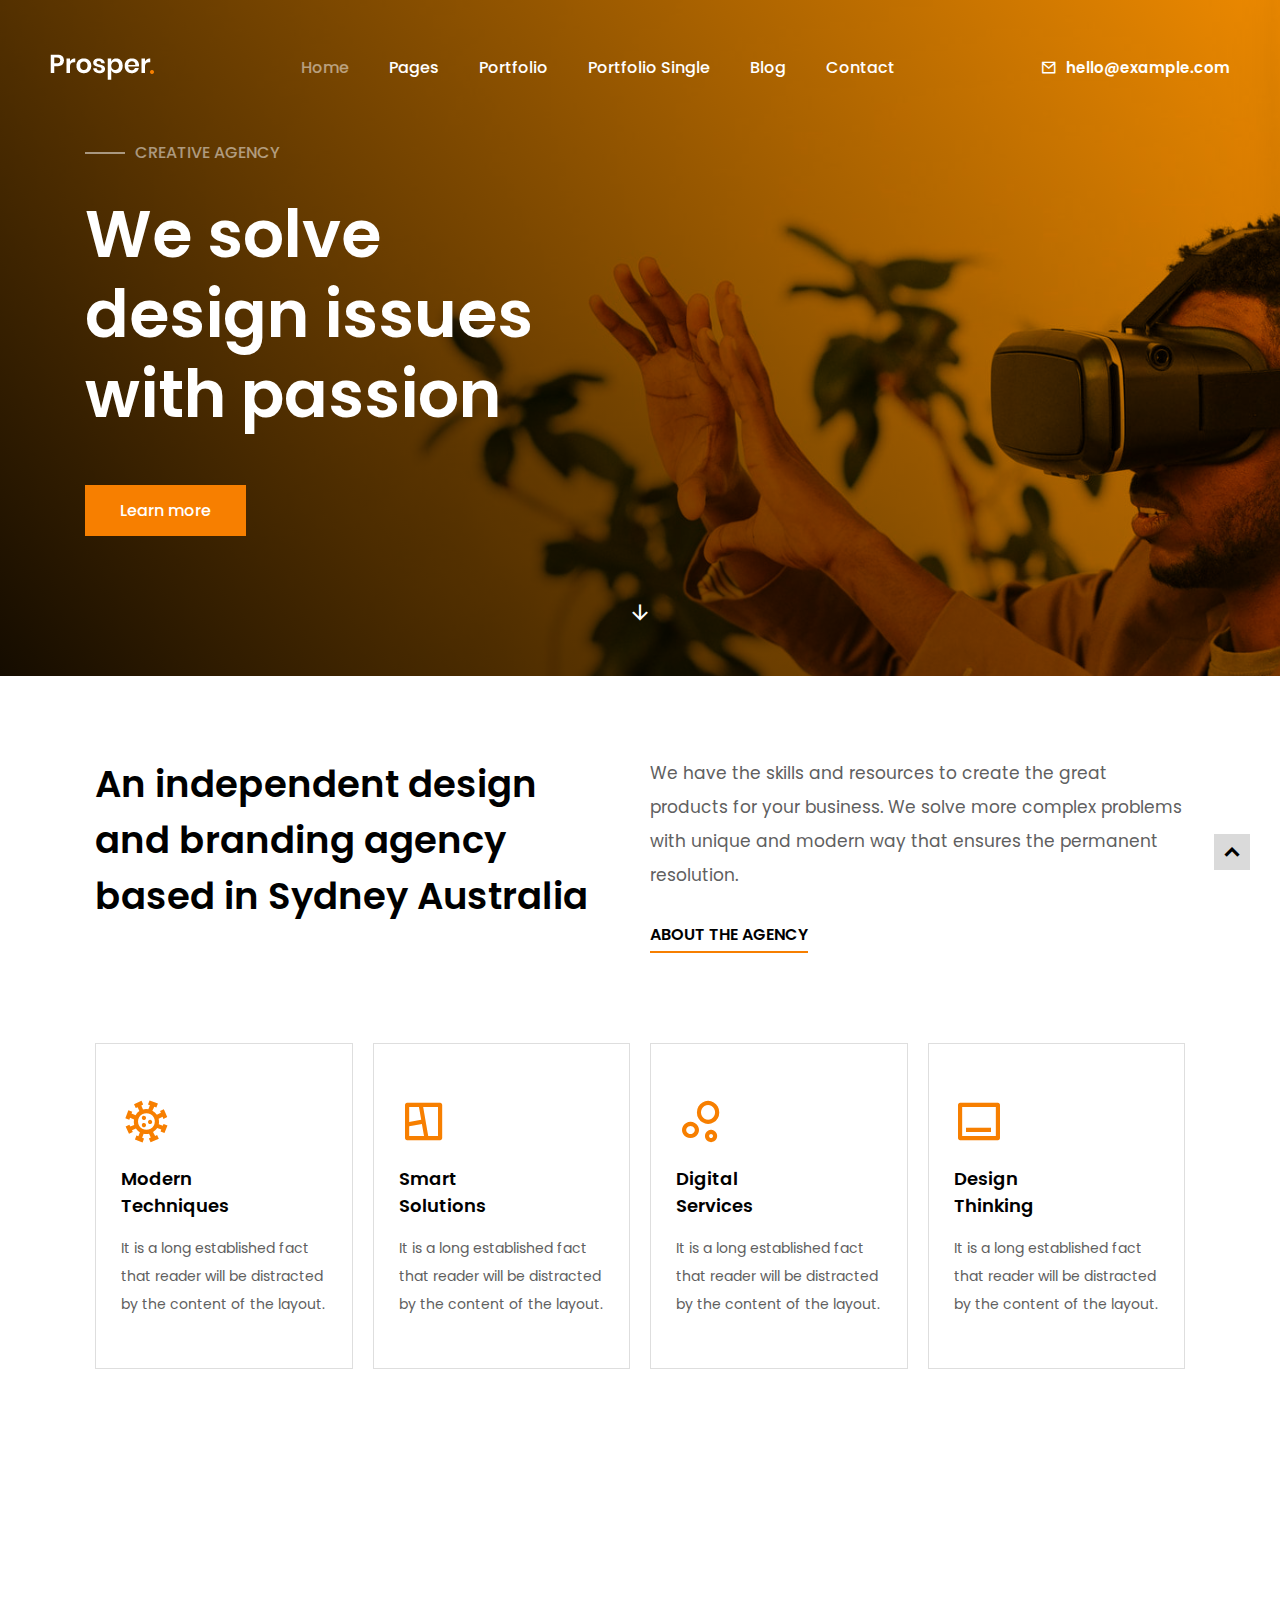
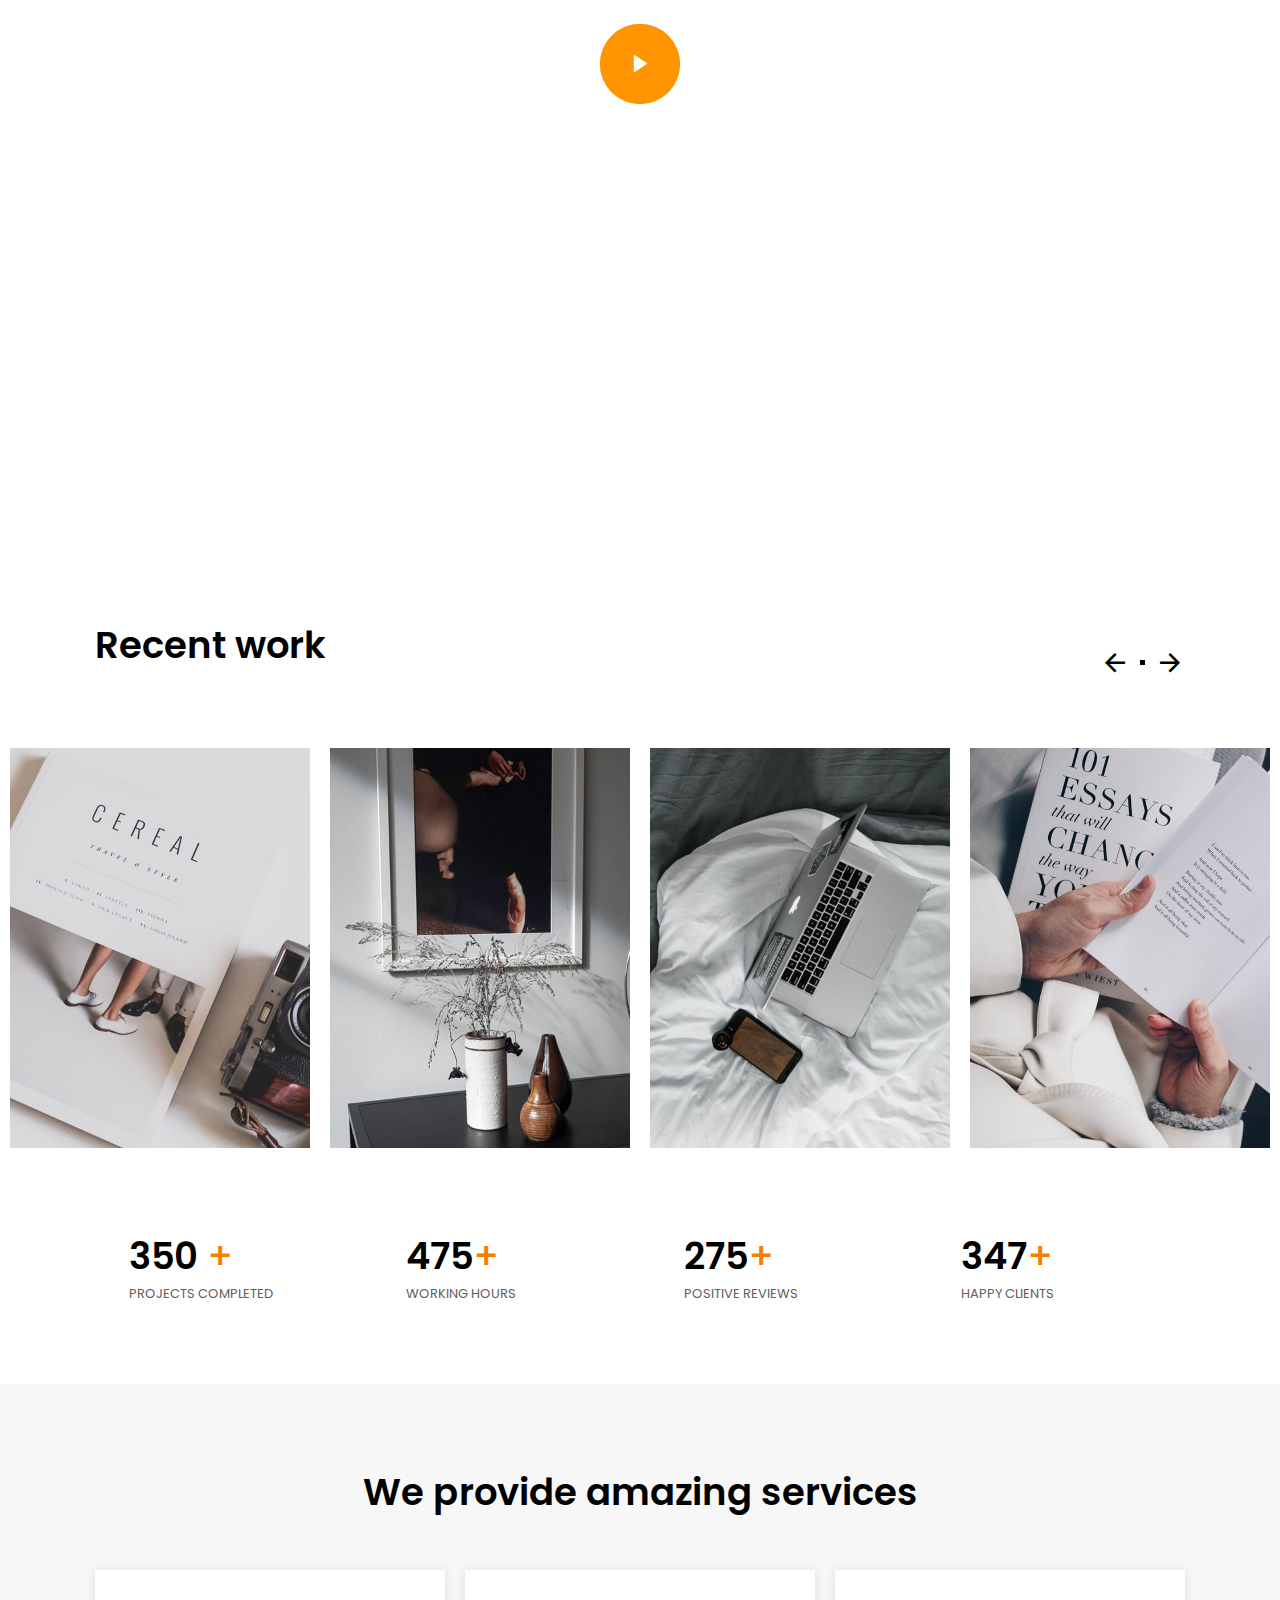
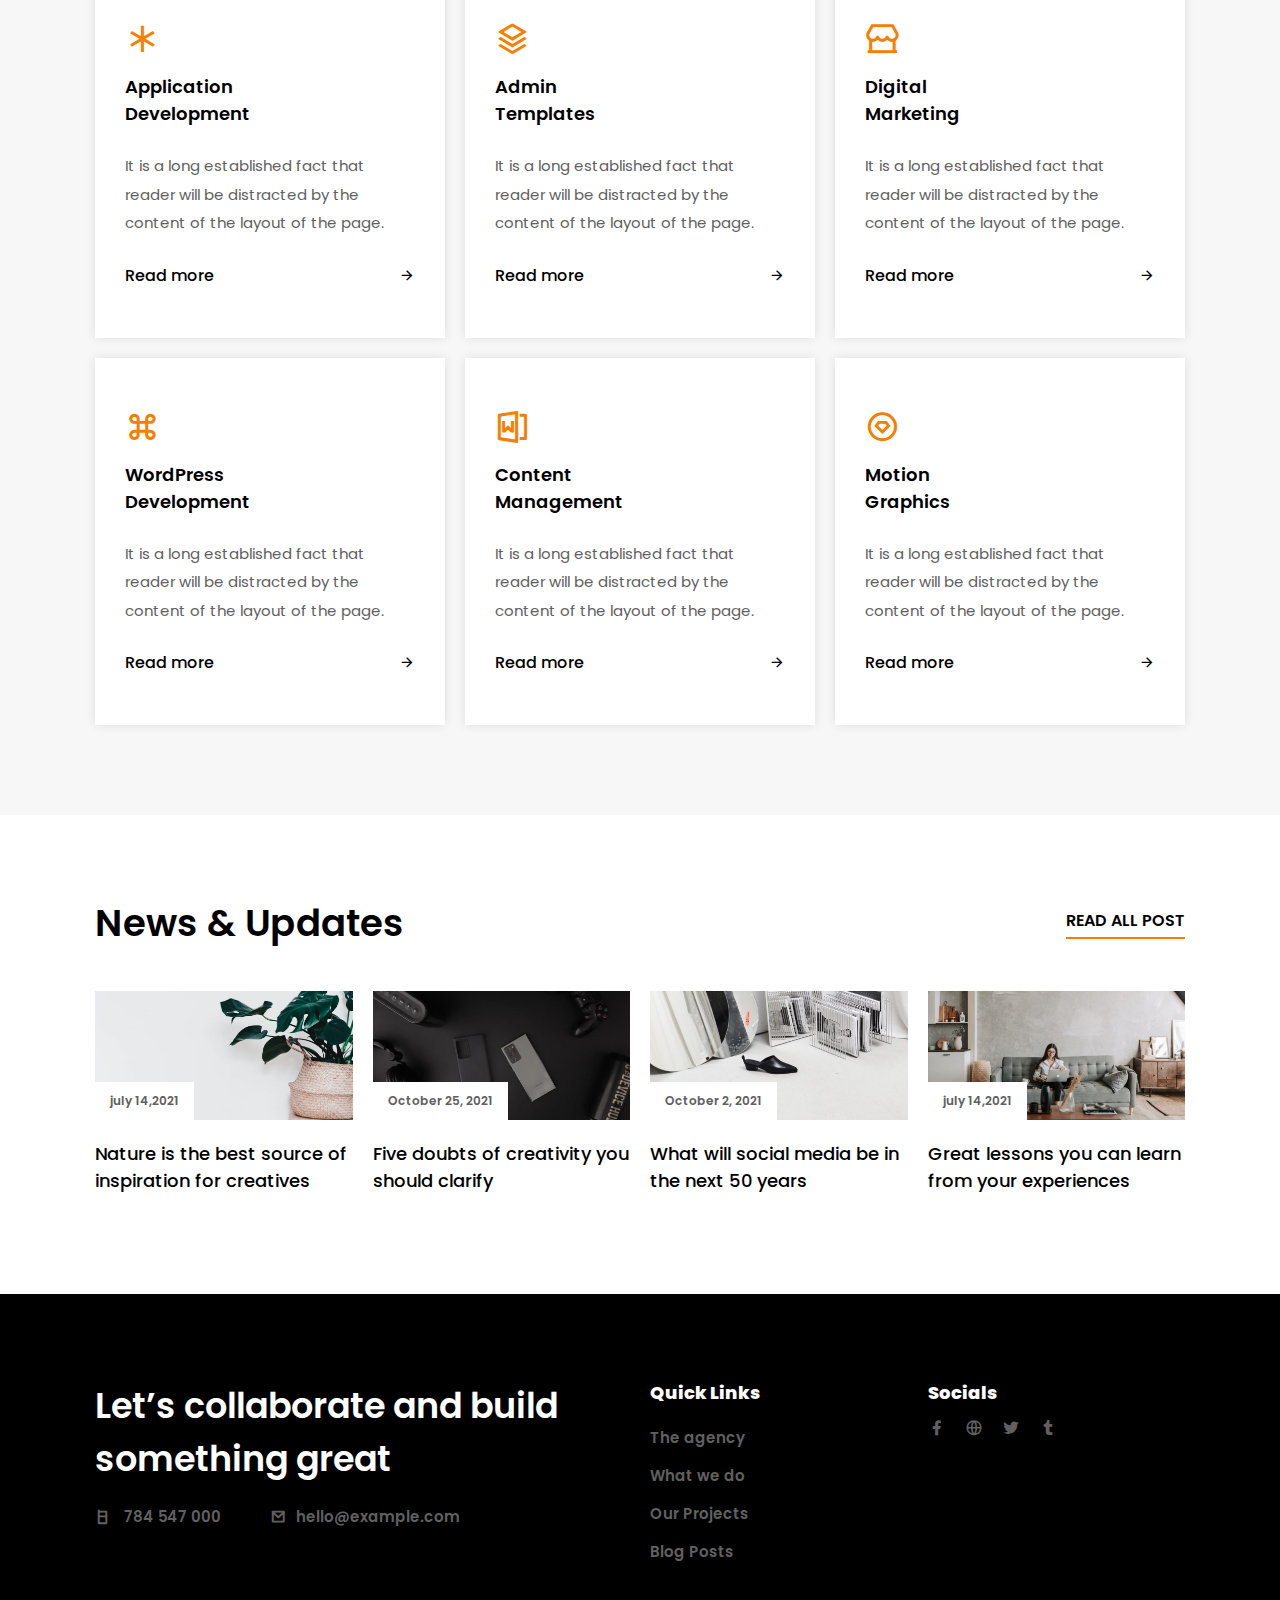
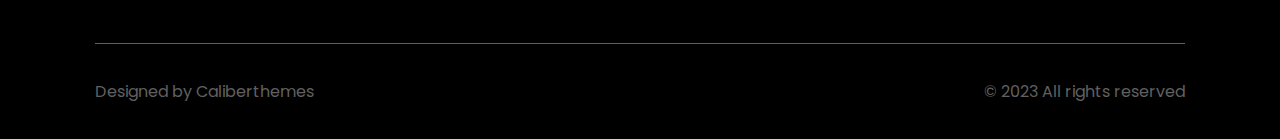
<file: index.html>
<!DOCTYPE html>
<html lang="en">

<head>
    <meta charset="UTF-8">
    <meta name="viewport" content="width=device-width, initial-scale=1.0">
    <title>Document</title>
    <link rel="stylesheet" href="font/RemixIcon_Fonts_v3.4.0/fonts/remixicon.css">
    <link rel="stylesheet" href="font/poppins/stylesheet.css">
    <link rel="stylesheet" href="css/style.css">
    <link rel="stylesheet" href="css/midea-query.css">
</head>

<body>

<!-- down-up-btn -->
<div class="down-up-btn">
    <a href="#top"><i class="ri-arrow-up-s-line"></i></a>
</div>

    <!-- header -->
    <header id="top">
        <!-- <div class="container"> -->
            <div class="d-flex justify-between align-center p-relative navbar">
                <a href="javasaript:void(0)">
                    <img src="img/logo2.png" alt="logo" title="logo" class="d-block logo" width="105px">
                    <img src="img/logo.png" alt="logo" title="logo" class="d-block logo2">
                </a>
                <a href="javasaript:void(0)" class="toggle-manu">
                    <i class="ri-menu-line"></i>
                </a>
                <nav>
                    <ul class="d-flex flex-column flex-lg-row">
                        <li class="p-relative">
                            <a href="javasaript:void(0)" class="p-relative">Home <i class="ri-arrow-down-s-line icon-on" ></i></a>
                            <div class="dropdown">
                                <ul>
                                    <li>
                                        <a href="javasaript:void(0)">Hero Image</a>
                                    </li>
                                    <li>
                                        <a href="javasaript:void(0)">Hero Slider</a>
                                    </li>
                                    <li>
                                        <a href="javasaript:void(0)">Hero Video</a>
                                    </li>
                                    <li>
                                        <a href="javasaript:void(0)">Hero Portfolio</a>
                                    </li>
                                </ul>
                            </div>
                        </li>
                        <li class="p-relative">
                            <a href="javasaript:void(0)" class="p-relative">Pages <i class="ri-arrow-down-s-line icon-on" ></i></a>
                            <div class="dropdown">
                                <ul>
                                    <li>
                                        <a href="javasaript:void(0)">About us</a>
                                    </li>
                                    <li>
                                        <a href="javasaript:void(0)">Our Portfolio</a>
                                    </li>
                                    <li>
                                        <a href="javasaript:void(0)">Our Services</a>
                                    </li>
                                    <li>
                                        <a href="javasaript:void(0)">Service Single</a>
                                    </li>
                                </ul>
                            </div>
                        </li>
                        <li class="p-relative">
                            <a href="javasaript:void(0)" class="p-relative">Portfolio <i class="ri-arrow-down-s-line icon-on" ></i></a>
                            <div class="dropdown">
                                <ul>
                                    <li>
                                        <a href="javasaript:void(0)">Grid</a>
                                    </li>
                                    <li class="p-relative">
                                        <a href="javasaript:void(0)">Masonry</a>
                                        <div class="submanu">
                                            <ul>
                                                  <li><a href="javasaript:void(0)">Two Column</a></li>
                                                  <li><a href="javasaript:void(0)">Two Column Alt</a></li>
                                                  <li><a href="javasaript:void(0)">Three Column</a></li>
                                                  <li><a href="javasaript:void(0)">Three Column Alt</a></li>
                                                  <li><a href="javasaript:void(0)">Four Column</a></li>
                                                  <li><a href="javasaript:void(0)">Four Column Alt</a></li>
                                            </ul>
                                      </div>
                                    </li>
                                    <li>
                                        <a href="javasaript:void(0)">Mosaic Layout</a>
                                    </li>
                                    <li>
                                        <a href="javasaript:void(0)">Load More Button</a>
                                    </li>
                                    <li>
                                        <a href="javasaript:void(0)">Load More Scroll</a>
                                    </li>
                                </ul>
                            </div>
                        </li>
                        <li class="p-relative">
                            <a href="javasaript:void(0)" class="p-relative">Portfolio Single <i class="ri-arrow-down-s-line icon-on" ></i></a>
                            <div class="dropdown">
                                <ul>
                                    <li>
                                        <a href="javasaript:void(0)">Small Image</a>
                                    </li>
                                    <li>
                                        <a href="javasaript:void(0)">Big Image</a>
                                    </li>
                                    <li>
                                        <a href="javasaript:void(0)">Small Gallery</a>
                                    </li>
                                    <li>
                                        <a href="javasaript:void(0)">Big Gallery</a>
                                    </li>
                                    <li>
                                        <a href="javasaript:void(0)">Small Slider</a>
                                    </li>
                                    <li>
                                        <a href="javasaript:void(0)">Big Slider</a>
                                    </li>
                                    <li>
                                        <a href="javasaript:void(0)">Small Video</a>
                                    </li>
                                    <li>
                                        <a href="javasaript:void(0)">Big Video</a>
                                    </li>
                                    <li>
                                        <a href="javasaript:void(0)">Hero Image</a>
                                    </li>
                                    <li>
                                        <a href="javasaript:void(0)">Hero Slider</a>
                                    </li>
                                    <li>
                                        <a href="javasaript:void(0)">Hero Video</a>
                                    </li>
                                </ul>
                            </div>
                        </li>
                        <li class="p-relative">
                            <a href="javasaript:void(0)">Blog</a>
                        </li>
                        <li class="p-relative">
                            <a href="javasaript:void(0)">Contact</a>
                        </li>
                    </ul>
                </nav>
                <div class="gmail">
                    <i class="ri-mail-line"></i>
                    <a href="javasaript:void(0)">hello@example.com</a>
                </div>
            </div>
        </div>
    </header>
    <main>
        <!-- BANNER -->

        <section class="banner">
            <i class="ri-arrow-down-line"></i>
            <div class="container">
                  <div class="banner-content">
                        <h5 class="p-relative">CREATIVE AGENCY</h5>
                        <h1>We solve design issues with passion</h1>
                        <a href="javasaript:void(0)" class="theme-btn">Learn more</a>
                    </div>
            </div>
        </section>

        <!-- ABOUT -->

        <section class="about mx">
            <div class="container">
                  <div class="row">
                        <div class="w-1 w-lg-2">
                              <div class="about-title mx-md">
                                    <h2>An independent design and branding agency based in Sydney Australia</h2>
                              </div>
                        </div>
                        <div class="w-1 w-lg-2">
                              <div class="about-content mx-md">
                                    <p>We have the skills and resources to create the great products for your business. We solve more complex problems with unique and modern way that ensures the permanent resolution.</p>
                                    <a href="#" class="btn-sm">ABOUT THE AGENCY</a>
                              </div>
                        </div>
                  </div>
                  <div class="about-inner">
                        <div class="row">
                              <div class="w-1 w-md-2 w-xl-4">
                                    <div class="about-items">
                                          <i class="ri-virus-line"></i>
                                          <h4>Modern <br>Techniques</h4>
                                          <p>It is a long established fact that reader will be distracted by the content of the layout.</p>
                                    </div>
                              </div>
                              <div class="w-1 w-md-2 w-xl-4">
                                    <div class="about-items">
                                          <i class="ri-collage-line"></i>
                                          <h4>Smart<br>
                                          Solutions</h4>
                                          <p>It is a long established fact that reader will be distracted by the content of the layout.</p>
                                    </div>
                              </div>
                              <div class="w-1 w-md-2 w-xl-4">
                                    <div class="about-items">
                                          <i class="ri-bubble-chart-line"></i>
                                          <h4>Digital<br>
                                                Services</h4>
                                          <p>It is a long established fact that reader will be distracted by the content of the layout.</p>
                                    </div>
                              </div>
                              <div class="w-1 w-md-2 w-xl-4">
                                    <div class="about-items">
                                          <i class="ri-layout-bottom-2-line"></i>
                                          <h4>Design<br>
                                                Thinking</h4>
                                          <p>It is a long established fact that reader will be distracted by the content of the layout.</p>
                                    </div>
                              </div>
                        </div>
                  </div>
            </div>
      </section>


        <!-- videography -->

        <section class="videography">
            <div class="container">
                <div class="video-title text-center justify-center mx-auto">
                    <a href="javasaript:void(0)" class="p-relative play-button">
                        <i class="ri-play-fill"></i>
                    </a>
                    <h2>Digital media & videography is our specialization, we also create video content</h2>
                    <a href="javasaript:void(0)" class="btn-sm">DISCOVER MORE</a>
                </div>
            </div>
        </section>

<!-- Recent work -->

<section class="recent-work mx">
    <div class="container">
          <div class="row align-md-center">
                <div class="w-1 w-md-2">
                      <div class="recent-title text-center text-md-start mx-md">
                            <h2>Recent work</h2>
                      </div>
                </div>
                <div class="w-1 w-md-2">
                      <div class="recent-icon justify-center d-flex align-center justify-md-end">
                            <i class="ri-arrow-left-line"></i>
                            <span></span>
                            <i class="ri-arrow-right-line"></i>
                      </div>
                </div>
          </div>
    </div>
    <div class="recent-inner">
          <div class="row">
                <div class="w-1  w-md-2 w-lg-4">
                      <div class="recent-img p-relative">
                            <img src="img/img-4.jpg" alt="" width="100%">
                            <div class="recent-img-conent">
                                  <ul class="d-flex align-center justify-between">
                                        <li>
                                              <p>Design</p>
                                              <h6>Fashion</h6>
                                        </li>
                                        <li>
                                              <i class="ri-arrow-right-s-line"></i>
                                        </li>
                                  </ul>
                            </div>
                      </div>
                </div>
                <div class="w-1  w-md-2 w-lg-4">
                      <div class="recent-img p-relative"> 
                            <img src="img/img-6.jpg" alt="" width="100%" >
                            <div class="recent-img-conent">
                                  <ul class="d-flex align-center justify-between">
                                        <li>
                                              <p>Photography</p>
                                              <h6>Identity</h6>
                                        </li>
                                        <li>
                                              <i class="ri-arrow-right-s-line"></i>
                                        </li>
                                  </ul>
                            </div>
                      </div>
                </div>
                <div class="w-1  w-md-2 w-lg-4">
                      <div class="recent-img p-relative">
                            <img src="img/img-3.jpg" alt="" width="100%">
                            <div class="recent-img-conent">
                                  <ul class="d-flex align-center justify-between">
                                        <li>
                                              <p>Decoration</p>
                                              <h6>Design</h6>
                                        </li>
                                        <li>
                                              <i class="ri-arrow-right-s-line"></i>
                                        </li>
                                  </ul>
                            </div>
                      </div>
                </div>
                <div class="w-1  w-md-2 w-lg-4">
                      <div class="recent-img p-relative">
                            <img src="img/img-5.jpg" alt="" width="100%">
                            <div class="recent-img-conent">
                                  <ul class="d-flex align-center justify-between">
                                        <li>
                                              <p>Artistic</p>
                                              <h6>Branding</h6>
                                        </li>
                                        <li>
                                              <i class="ri-arrow-right-s-line"></i>
                                        </li>
                                  </ul>
                            </div>
                      </div>
                </div>
          </div>
    </div>
</section>

<!-- valution -->

<section class="valution mx">
    <div class="container ">
          <div class="row ">
                <div class="w-1 w-md-4">
                      <div class="valution-items mx-auto">
                            <h3>350 <span>+</span></h3>
                            <p>PROJECTS COMPLETED</p>
                      </div>
                </div>
                <div class="w-1 w-md-4">
                      <div class="valution-items  mx-auto">
                            <h3>475<span>+</span></h3>
                            <p>WORKING HOURS</p>
                      </div>
                </div>
                <div class="w-1 w-md-4">
                      <div class="valution-items  mx-auto">
                            <h3>275<span>+</span></h3>
                            <p>POSITIVE REVIEWS</p>
                      </div>
                </div>
                <div class="w-1 w-md-4">
                      <div class="valution-items  mx-auto">
                            <h3>347<span>+</span></h3>
                            <p>HAPPY CLIENTS</p>
                      </div>
                </div>
          </div>
    </div>
</section>

<!-- services -->

<section class="services mx">
    <div class="container">
          <div class="services-title text-center">
                <h2>We provide amazing services</h2>
          </div>
          <div class="services-inner">
                <div class="row">
                      <div class="w-1 w-lg-3">
                            <div class="services-items">
                              <i class="ri-asterisk"></i>
                                  <h3>Application <br> Development</h3>
                                  <p>It is a long established fact that reader will be distracted by the content of the layout of the page. </p>
                                  <ul class="d-flex justify-between align-center">
                                        <li><a href="#">Read more</a></li>
                                        <li><a href="#"><i class="ri-arrow-right-line"></i></a></li>
                                  </ul>
                                  
                            </div>
                      </div>
                      <div class="w-1 w-lg-3">
                            <div class="services-items">
                              <i class="ri-stack-line"></i>
                                  <h3>Admin<br>
                                    Templates</h3>
                                  <p>It is a long established fact that reader will be distracted by the content of the layout of the page. </p>
                                  <ul class="d-flex justify-between align-center">
                                        <li><a href="#">Read more</a></li>
                                        <li><a href="#"><i class="ri-arrow-right-line"></i></a></li>
                                  </ul>
                                  
                            </div>
                      </div>
                      <div class="w-1 w-lg-3">
                            <div class="services-items">
                              <i class="ri-store-2-line"></i>
                                  <h3>Digital<br>
                                    Marketing</h3>
                                  <p>It is a long established fact that reader will be distracted by the content of the layout of the page. </p>
                                  <ul class="d-flex justify-between align-center">
                                        <li><a href="#">Read more</a></li>
                                        <li><a href="#"><i class="ri-arrow-right-line"></i></a></li>
                                  </ul>
                                  
                            </div>
                      </div>
                      <div class="w-1 w-lg-3">
                            <div class="services-items">
                              <i class="ri-command-line"></i>
                                  <h3>WordPress<br>
                                    Development</h3>
                                  <p>It is a long established fact that reader will be distracted by the content of the layout of the page. </p>
                                  <ul class="d-flex justify-between align-center">
                                        <li><a href="#">Read more</a></li>
                                        <li><a href="#"><i class="ri-arrow-right-line"></i></a></li>
                                  </ul>
                                  
                            </div>
                      </div>
                      <div class="w-1 w-lg-3">
                            <div class="services-items">
                              <i class="ri-file-word-2-line"></i>
                                  <h3>Content<br>
                                    Management</h3>
                                  <p>It is a long established fact that reader will be distracted by the content of the layout of the page. </p>
                                  <ul class="d-flex justify-between align-center">
                                        <li><a href="#">Read more</a></li>
                                        <li><a href="#"><i class="ri-arrow-right-line"></i></a></li>
                                  </ul>
                                  
                            </div>
                      </div>
                      <div class="w-1 w-lg-3">
                            <div class="services-items">
                              <i class="ri-copper-diamond-line"></i>
                                  <h3>Motion<br>
                                    Graphics</h3>
                                  <p>It is a long established fact that reader will be distracted by the content of the layout of the page. </p>
                                  <ul class="d-flex justify-between align-center">
                                        <li><a href="#">Read more</a></li>
                                        <li><a href="#"><i class="ri-arrow-right-line"></i></a></li>
                                  </ul>        
                            </div>
                      </div>
                      
                </div>
          </div>
    </div>
</section>

<!-- News & Updates -->

<section class="news mx">
    <div class="container">
          <div class="row align-center">
                <div class="w-1 w-md-2">
                      <div class="news-title text-center text-md-start mx-md">
                            <h2>News & Updates</h2>
                      </div>
                </div>
                <div class="w-1 w-md-2">
                      <div class="news-title text-center text-md-end mx-md">
                            <a href="#" class="btn-sm">READ ALL POST</a>
                      </div>
                </div>
          </div>
          <div class="news-inner">
                <div class="row">
                      <div class="w-1 w-md-2 w-lg-4">
                            <div class="news-items">
                                  <div class="news-img p-relative">
                                        <img src="img/img-8.jpg" alt="blog-image-1-min" width="100%" class="d-block">
                                        <a href="#">july 14,2021</a>
                                  </div>
                                  <div class="news-content">
                                        <a href="#"><h4>Nature is the best source of inspiration for creatives</h4></a>
                                  </div>
                            </div>
                      </div>
                      <div class="w-1 w-md-2 w-lg-4">
                            <div class="news-items">
                                  <div class="news-img p-relative">
                                        <img src="img/img-9.jpg" alt="blog-image-1-min" width="100%" class="d-block">
                                        <a href="#">October 25, 2021
                                        </a>
                                  </div>
                                  <div class="news-content">
                                        <a href="#"><h4>Five doubts of creativity you should clarify</h4></a>
                                  </div>
                            </div>
                      </div>
                      <div class="w-1 w-md-2 w-lg-4">
                            <div class="news-items">
                                  <div class="news-img p-relative">
                                        <img src="img/img-10.jpg" alt="blog-image-1-min" width="100%" class="d-block">
                                        <a href="#">October 2, 2021</a>
                                  </div>
                                  <div class="news-content">
                                        <a href="#"><h4> What will social media be in the next 50 years</h4></a>
                                  </div>
                            </div>
                      </div>
                      <div class="w-1 w-md-2 w-lg-4">
                            <div class="news-items">
                                  <div class="news-img p-relative">
                                        <img src="img/img-11.jpg" alt="blog-image-1-min" width="100%" class="d-block">
                                        <a href="#">july 14,2021</a>
                                  </div>
                                  <div class="news-content">
                                        <a href="#"><h4>Great lessons you can learn from your experiences</h4></a>
                                  </div>
                            </div>
                      </div>
                </div>
          </div>
    </div>
</section>
</main>

   
<!-- footer -->

<footer>
    <div class="container">
          <div class="row">
                <div class="w-1 w-lg-2">
                      <div class="footer-items mx-md">
                            <h2>Let’s collaborate and build something great</h2>
                            <ul class="row">
                                  <li><i class="ri-cellphone-line"></i> 784 547 000</li>
                                  <li> <i class="ri-mail-line"></i><a href="#">hello@example.com</a></li>
                            </ul>
                      </div>
                </div>
                <div class="w-1 w-lg-4">
                     <div class="footer-items mx-md">
                            <h4>Quick Links</h4>
                            <ul>
                                  <li><a href="#">The agency</a></li>
                                  <li><a href="#">What we do</a></li>
                                  <li><a href="#">Our Projects</a></li>
                                  <li><a href="#">Blog Posts</a></li> 
                            </ul>
                     </div>
                </div>
                <div class="w-1 w-lg-4">
                     <div class="footer-items mx-md">
                          <h4>Socials</h4>
                          <i class="ri-facebook-fill"></i>
                          <i class="ri-global-line"></i>
                          <i class="ri-twitter-fill"></i>
                          <i class="ri-tumblr-fill"></i>
                     </div>
                </div>
          </div>
          <div class="copyrigth">
                <div class="row justify-between">
                   <p>Designed by Caliberthemes</p>
                   <p>© 2023 All rights reserved</p>  
                </div>
          </div>
    </div>
</footer>

</body>

</html>
</file>
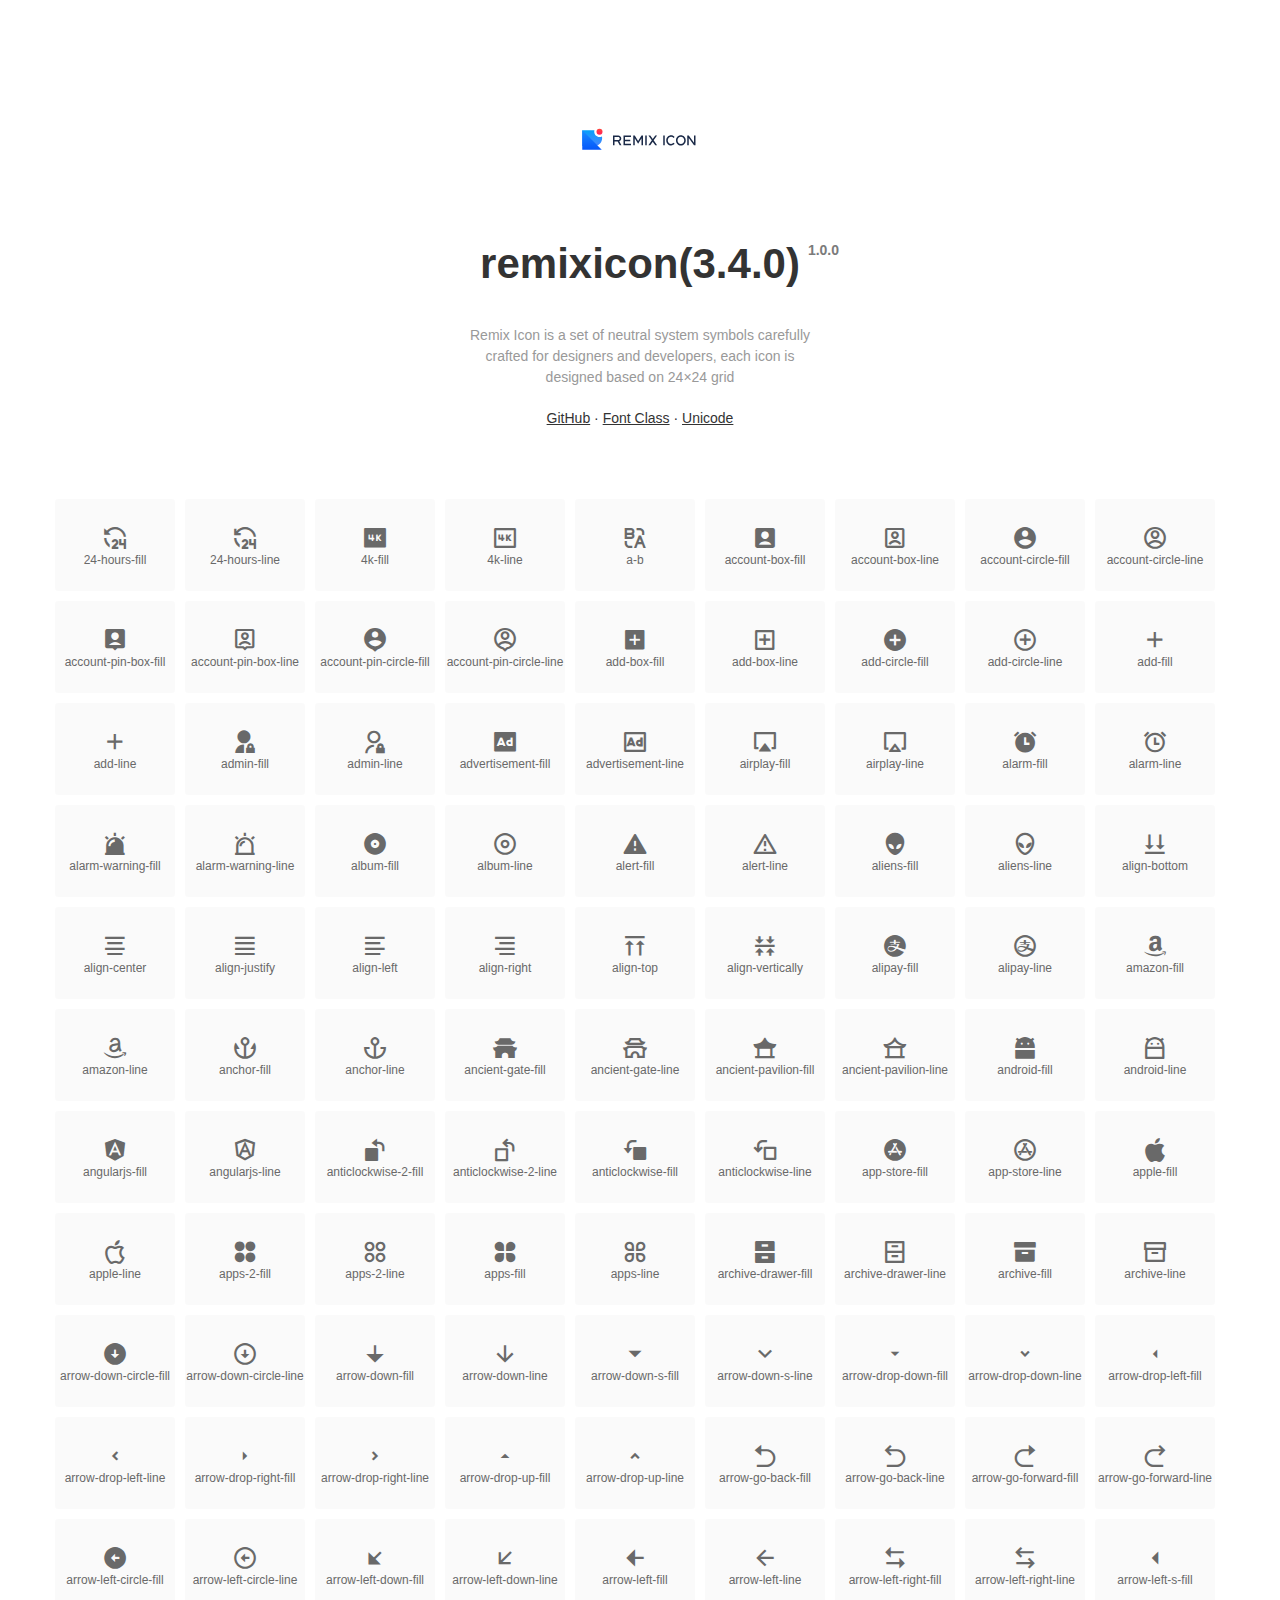
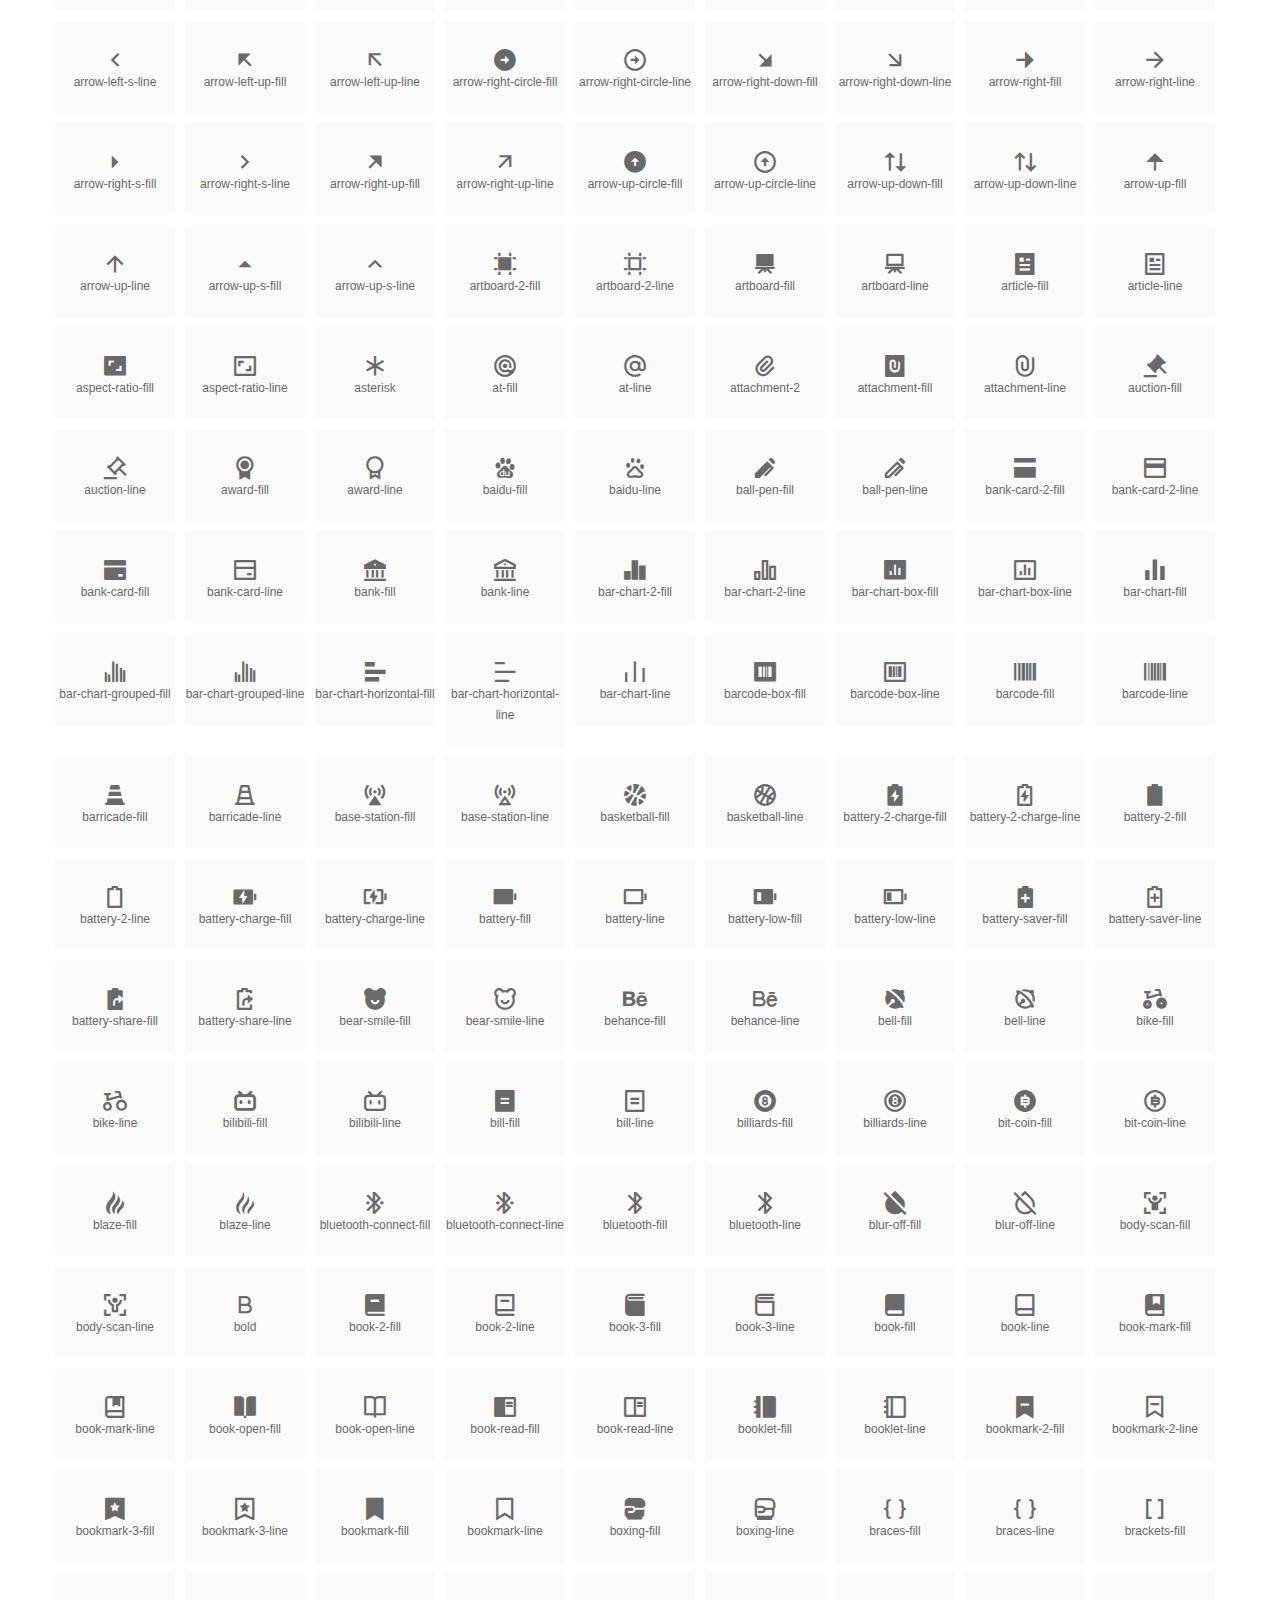
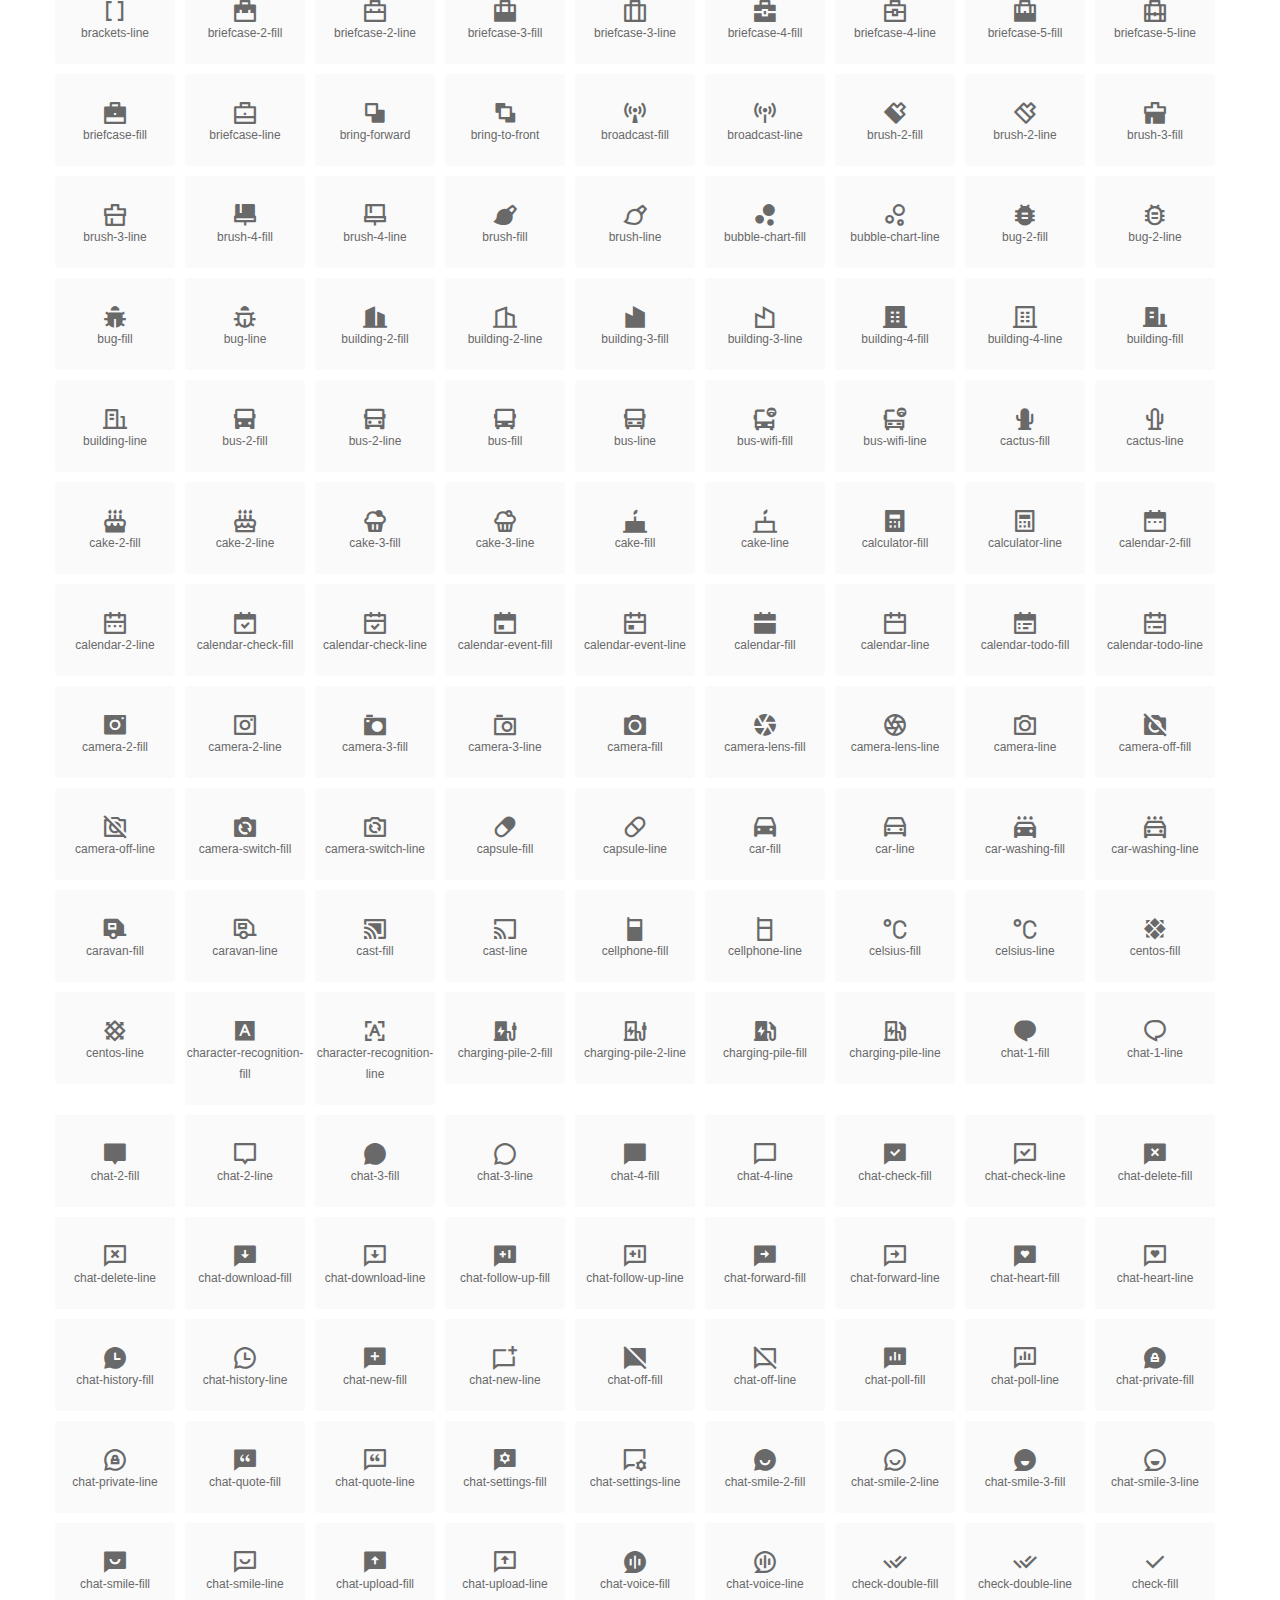
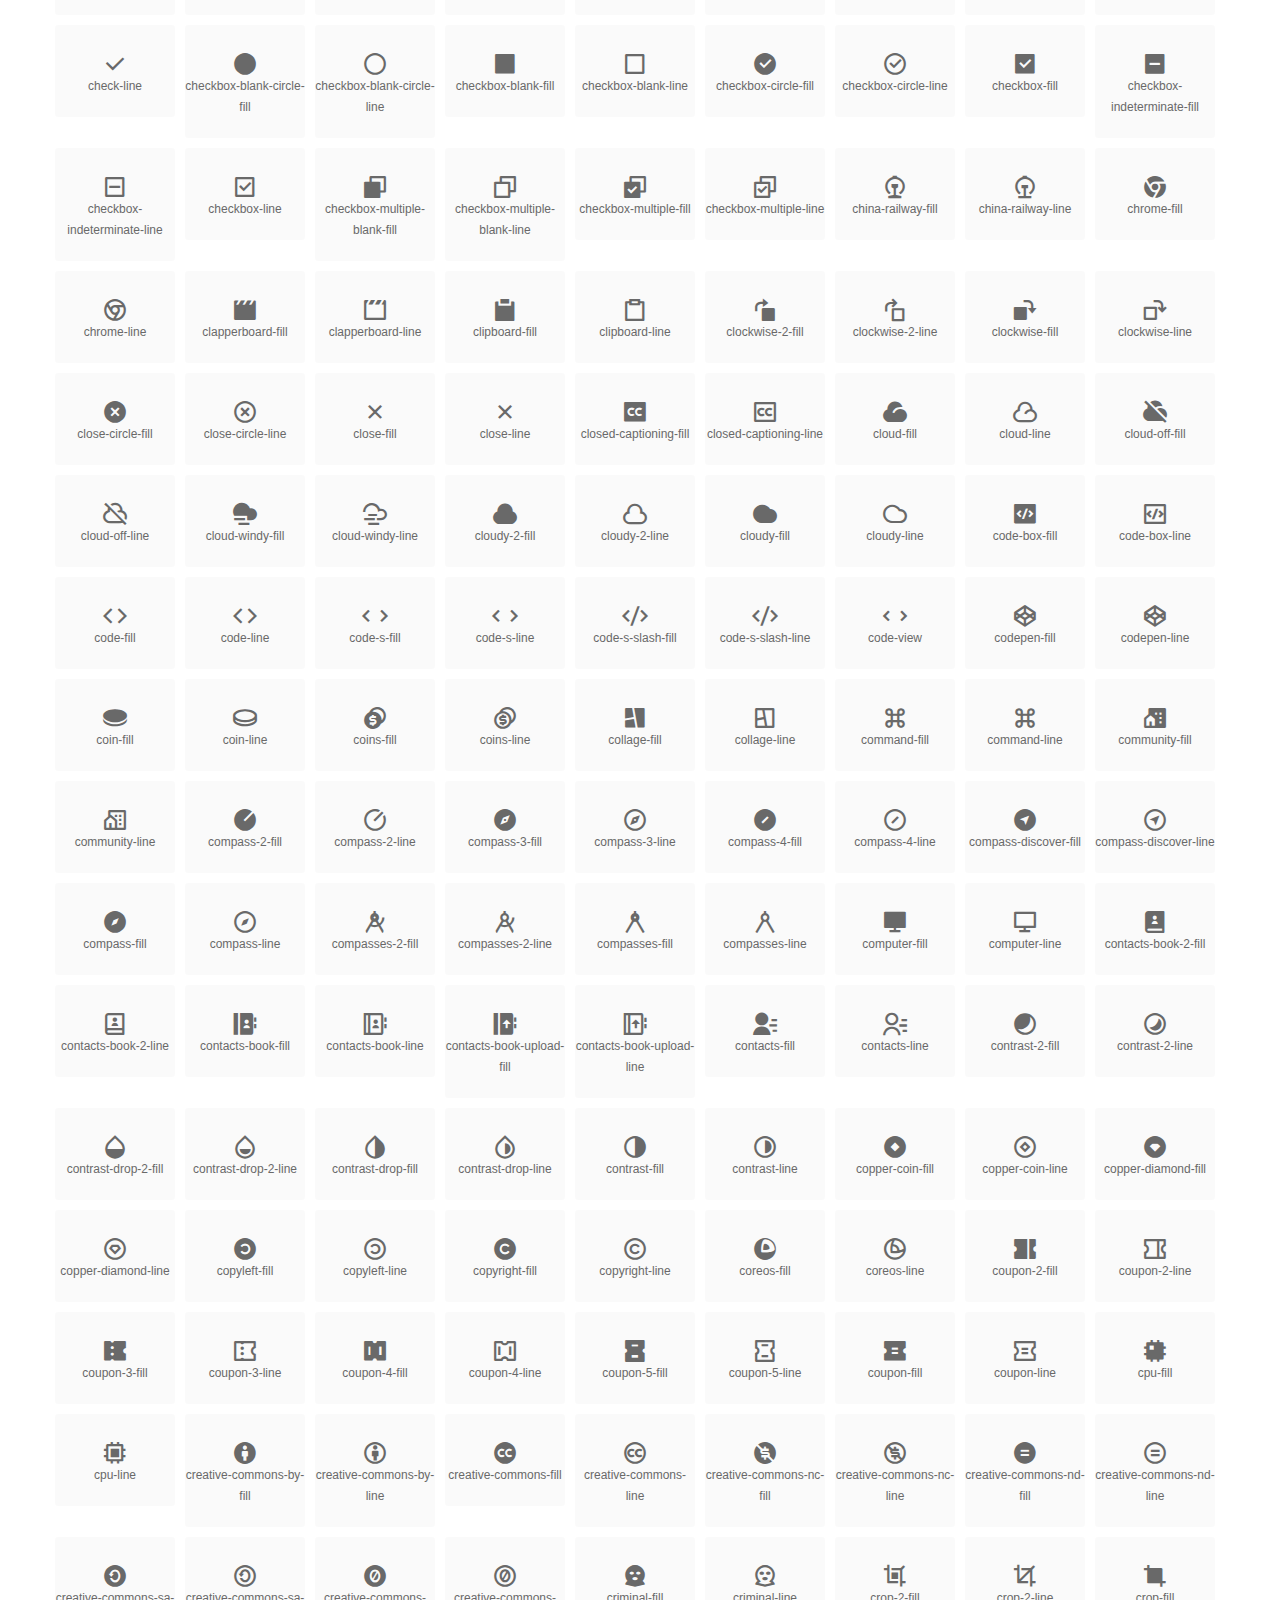
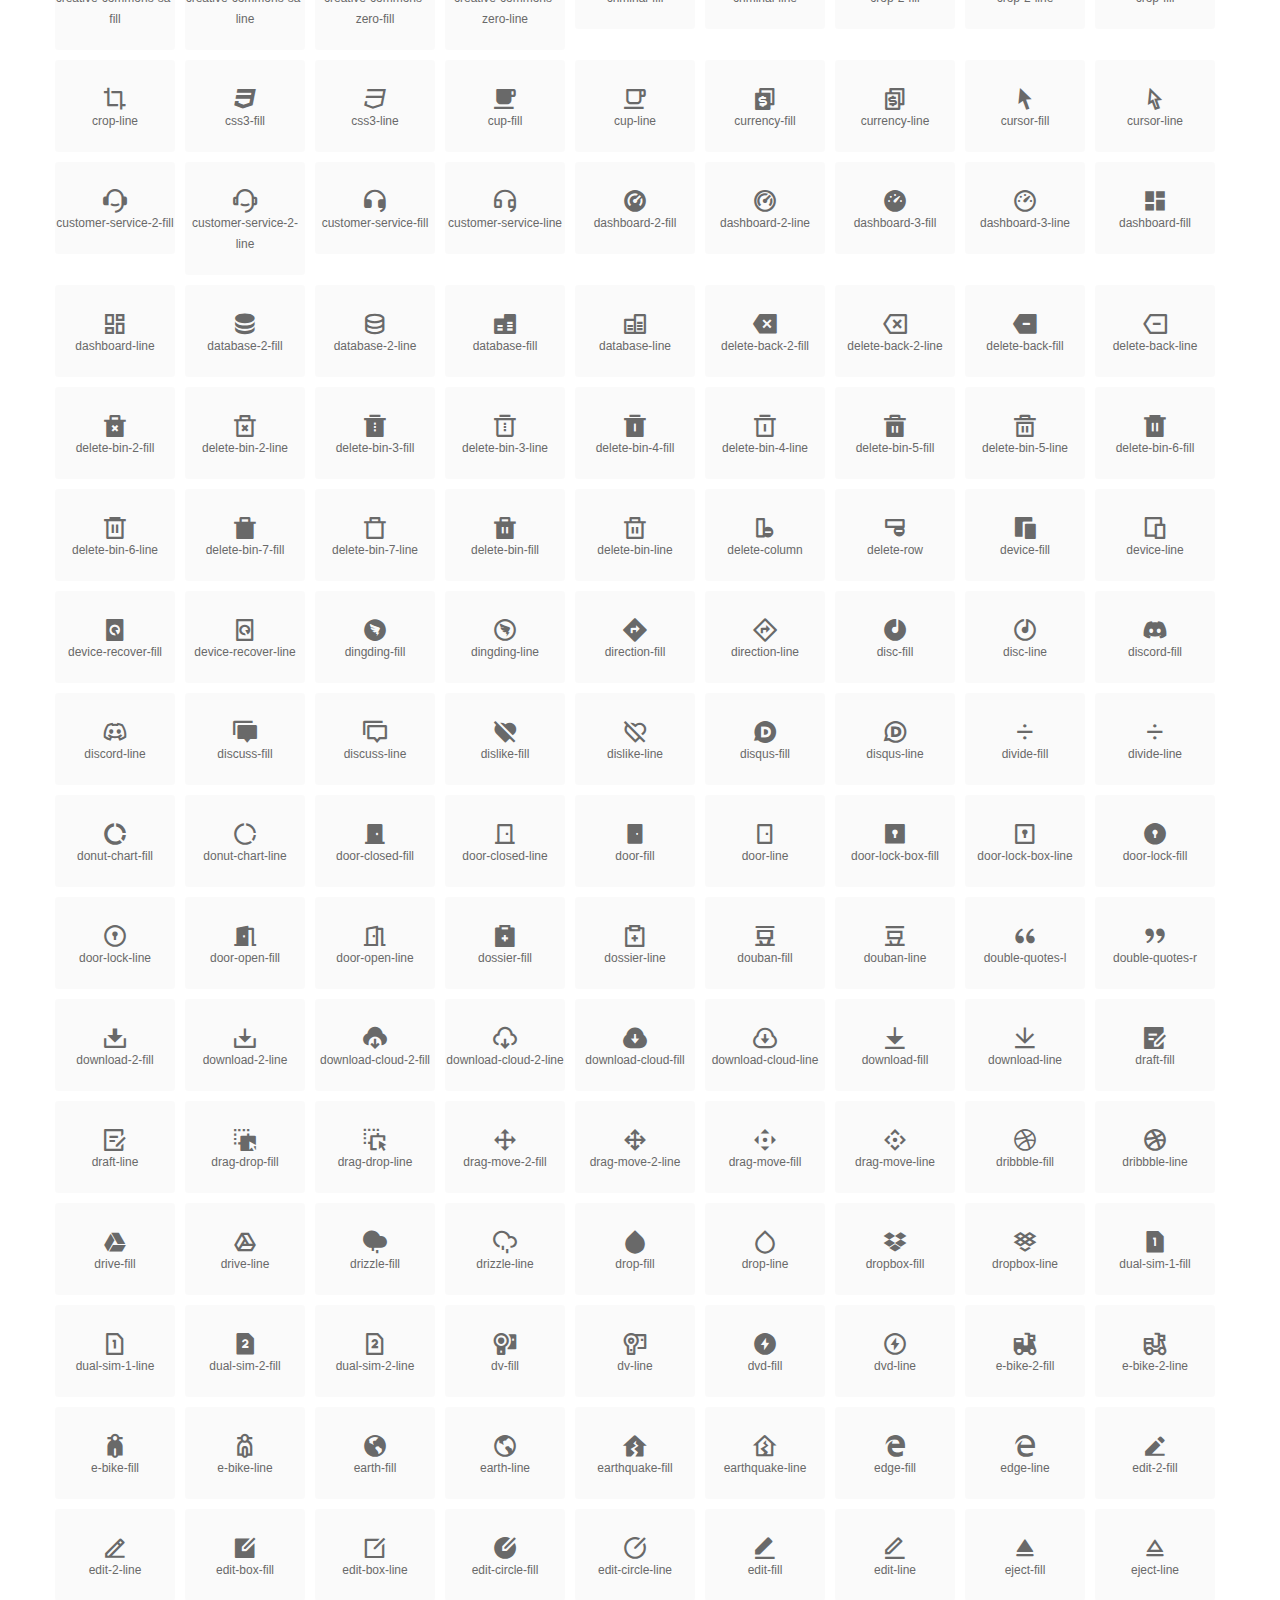
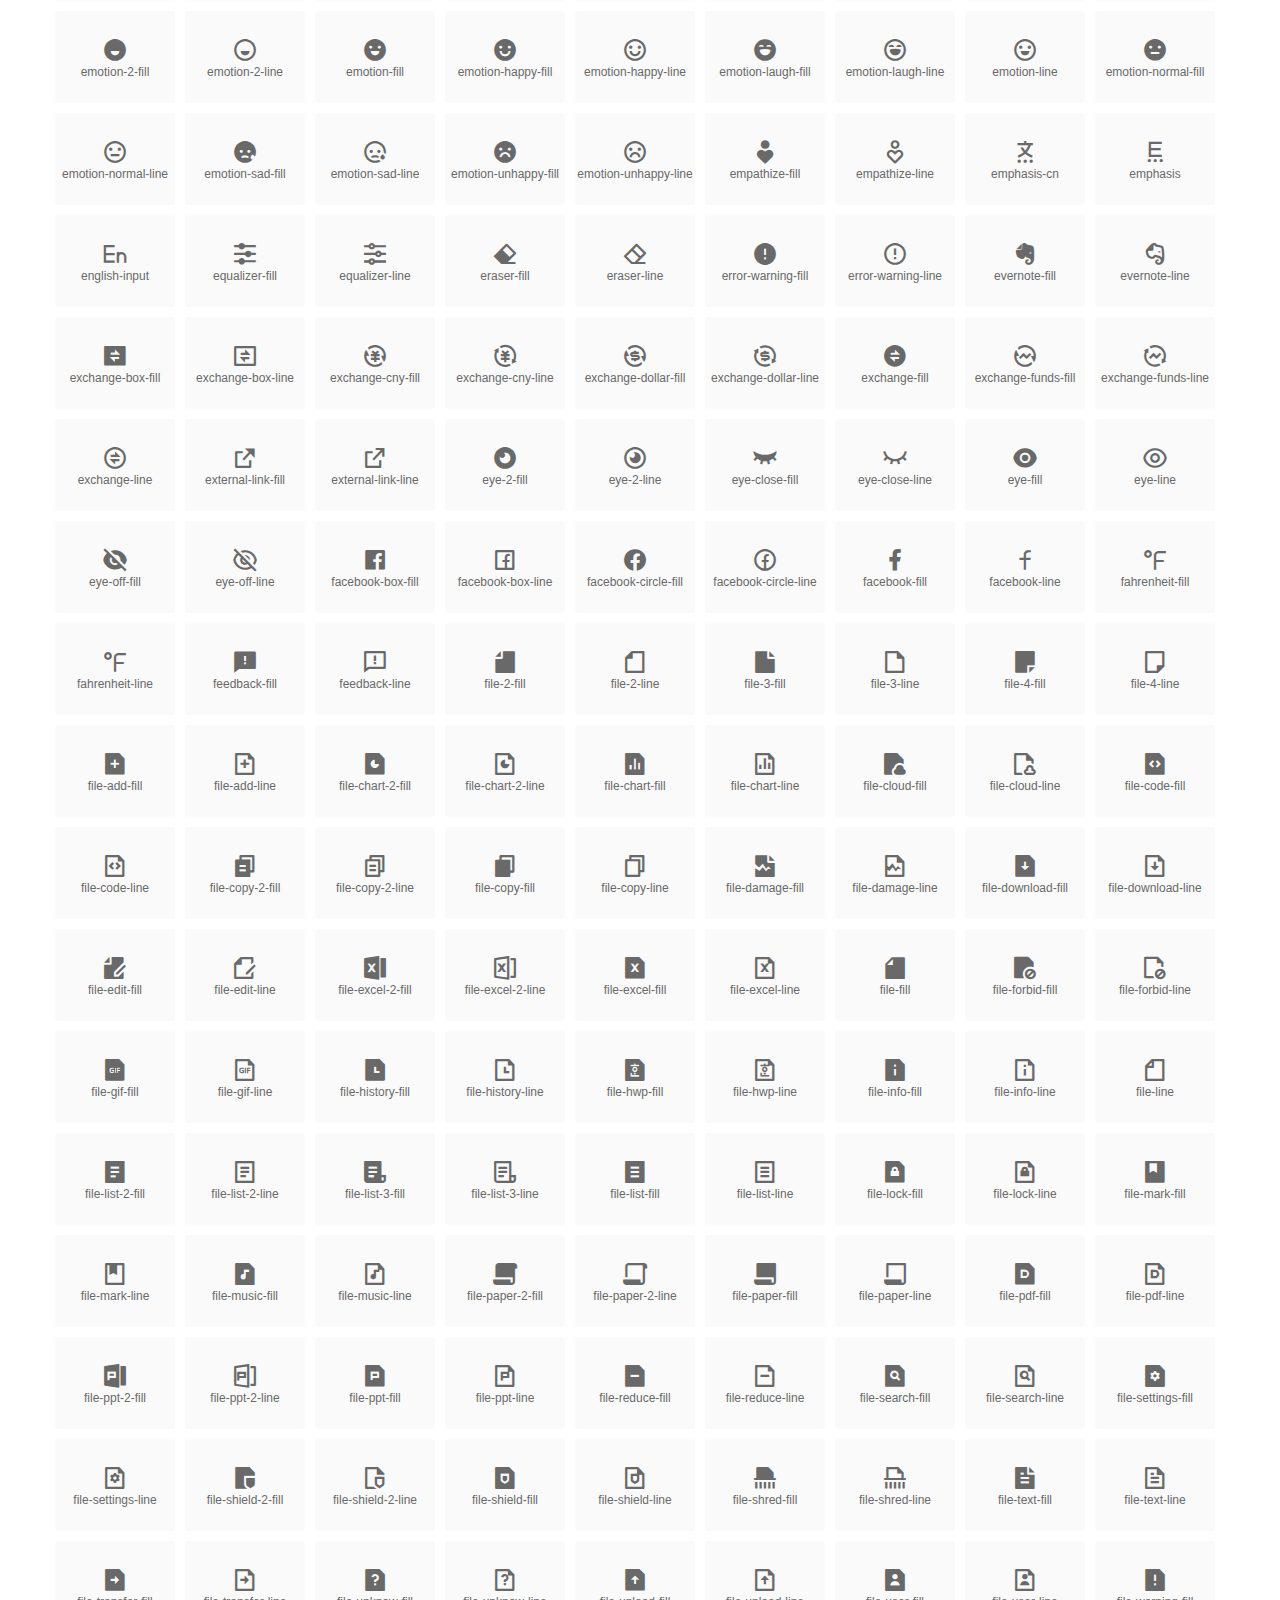
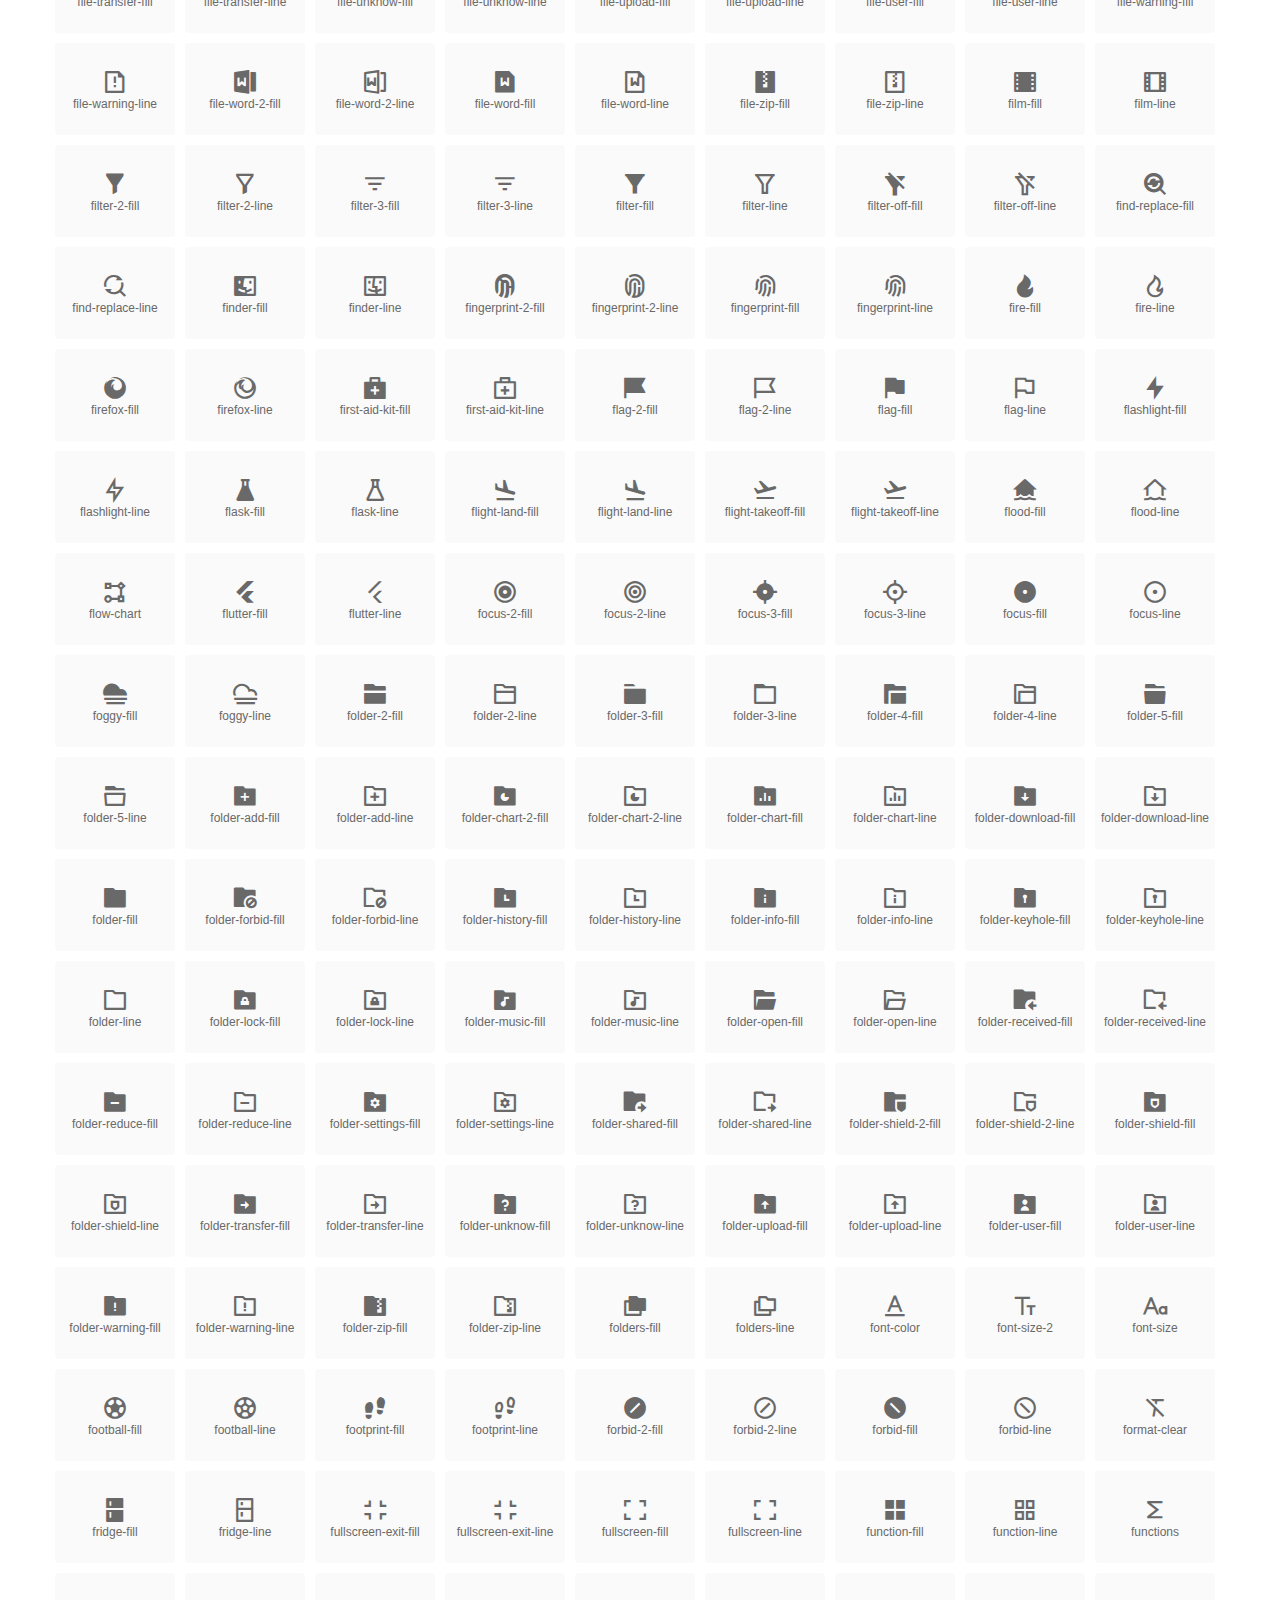
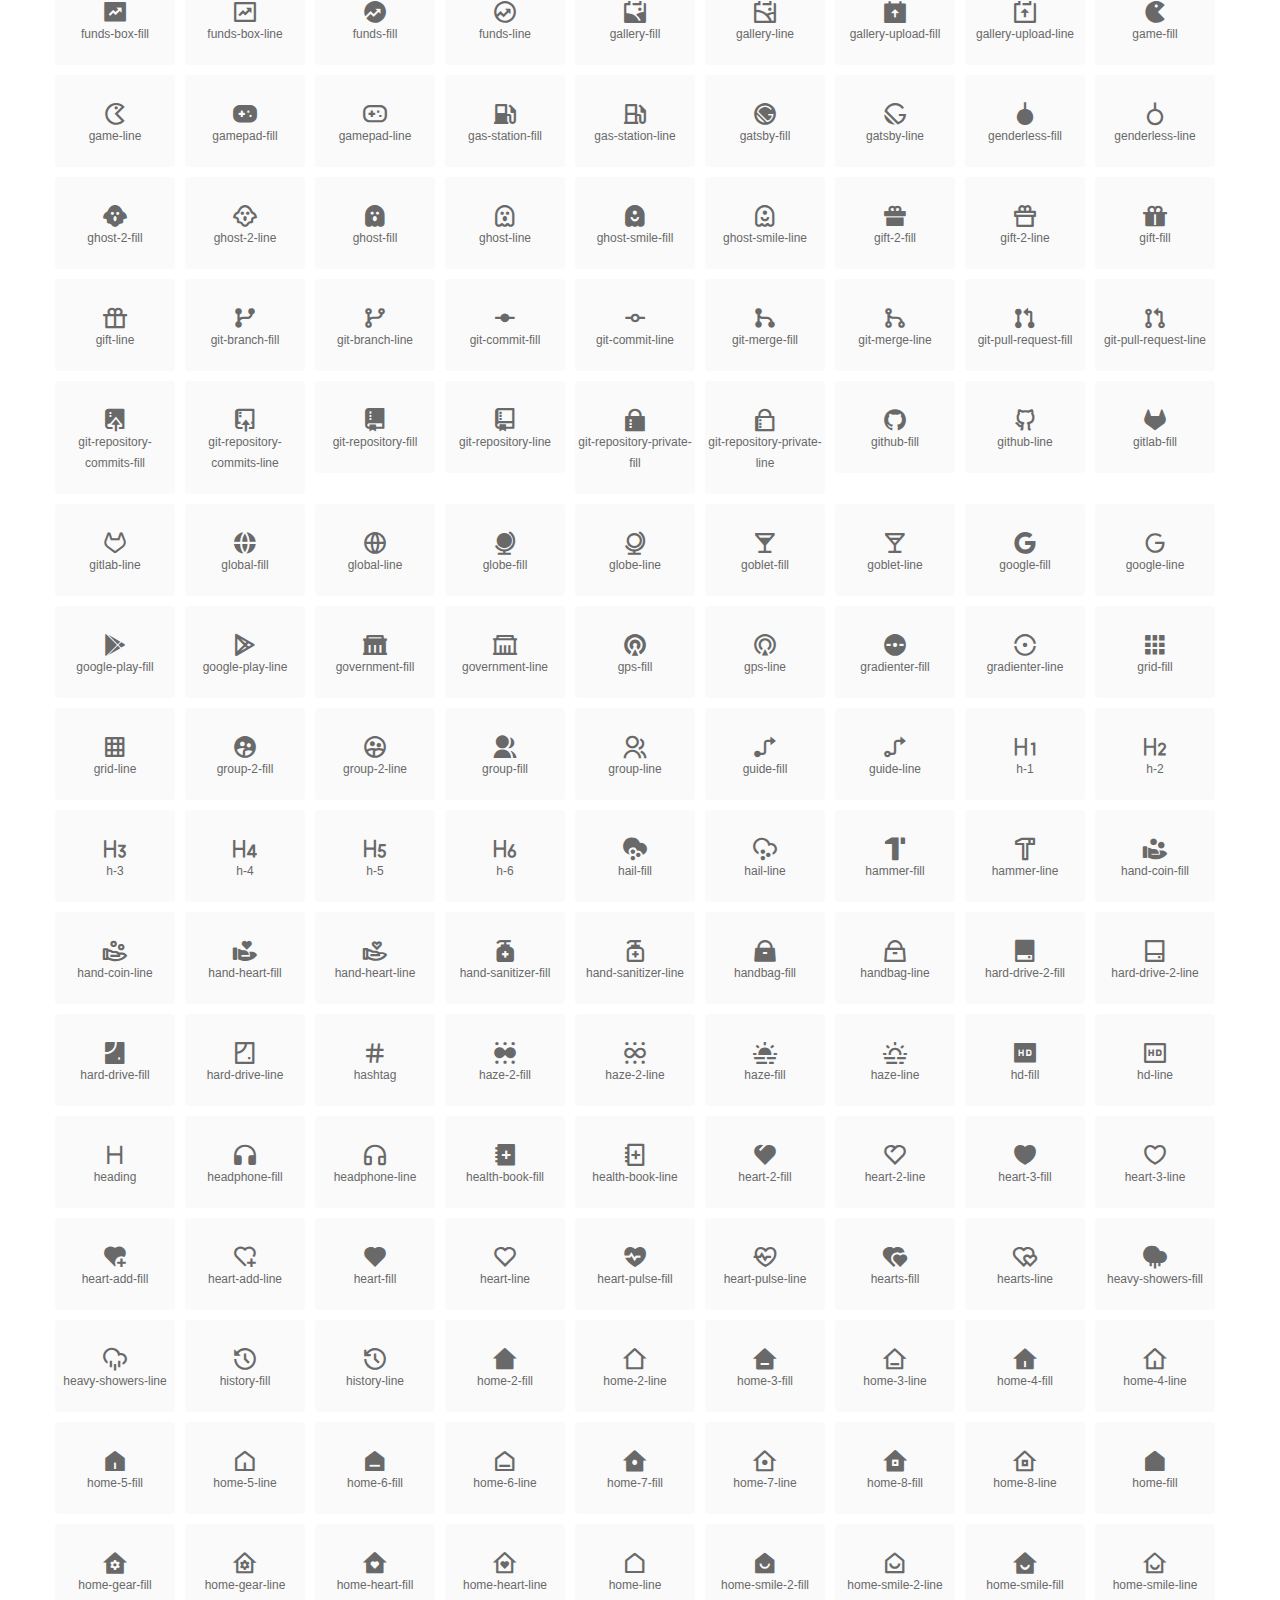
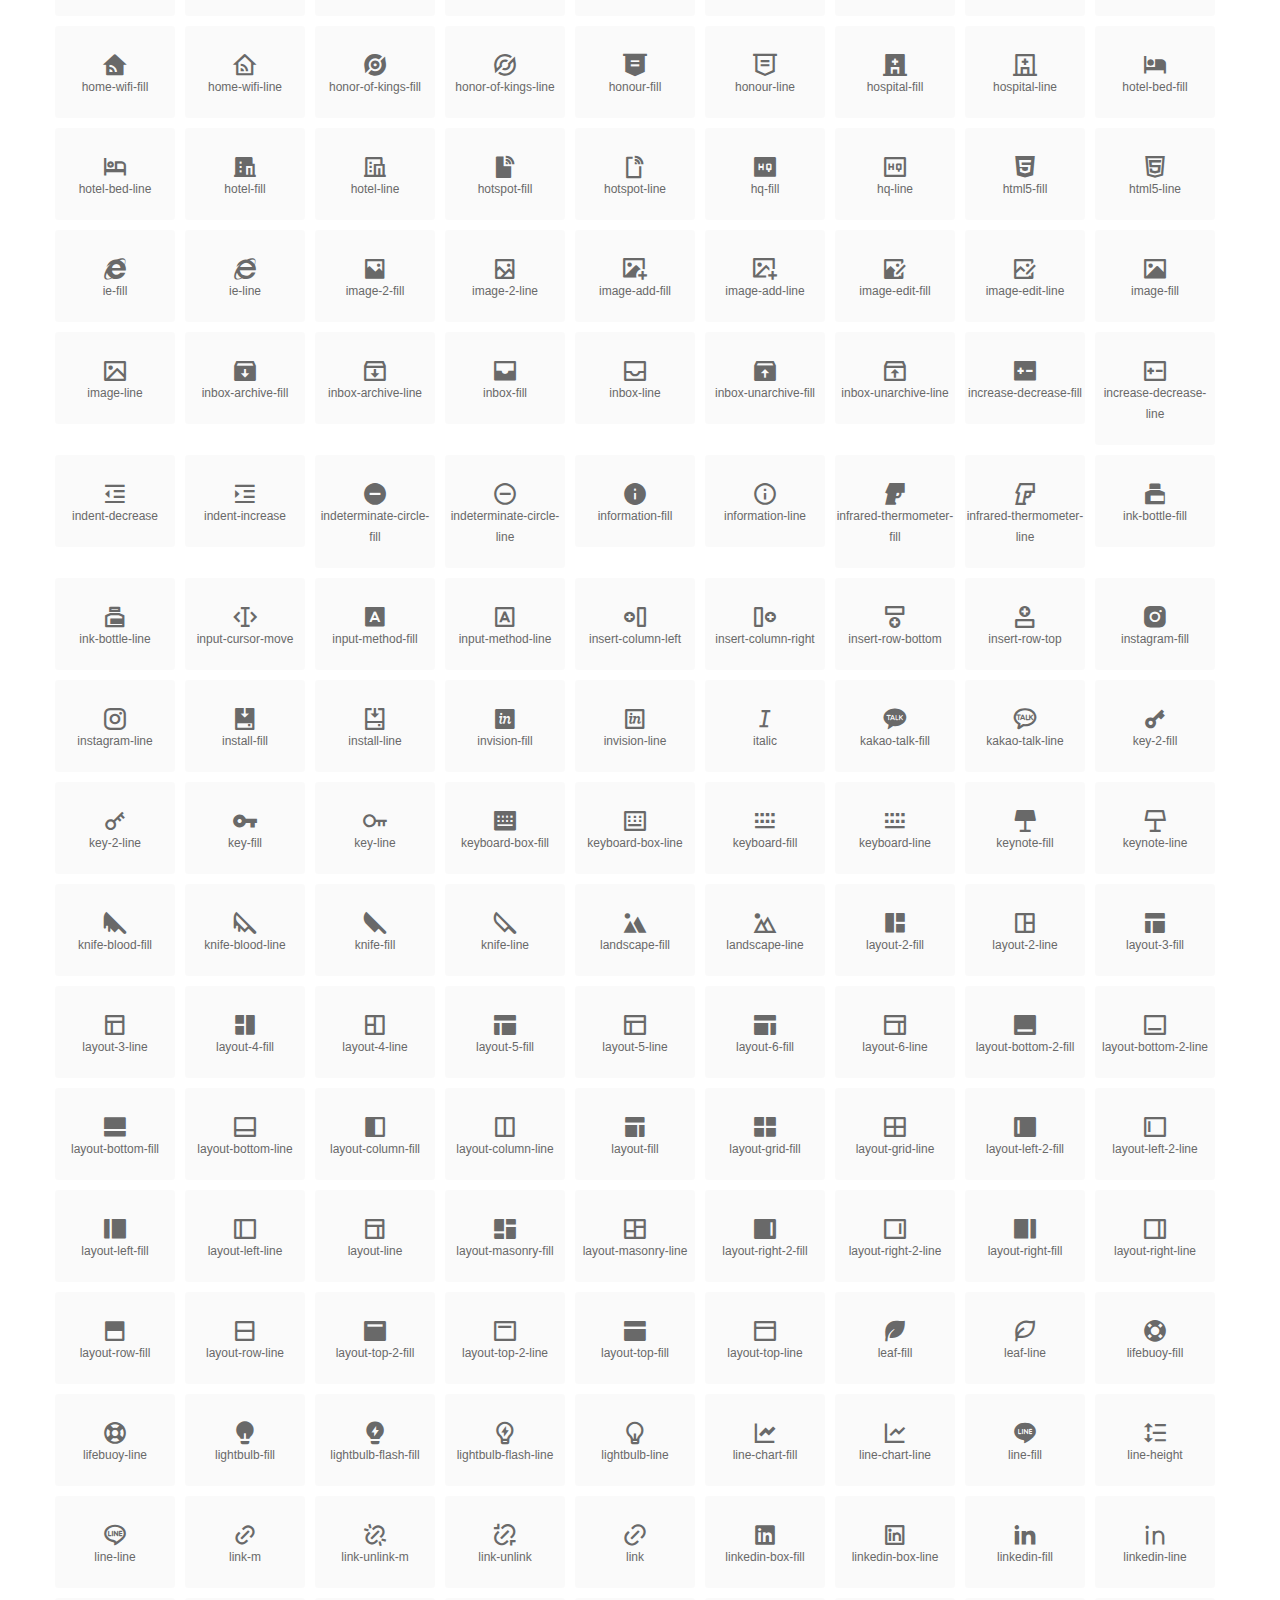
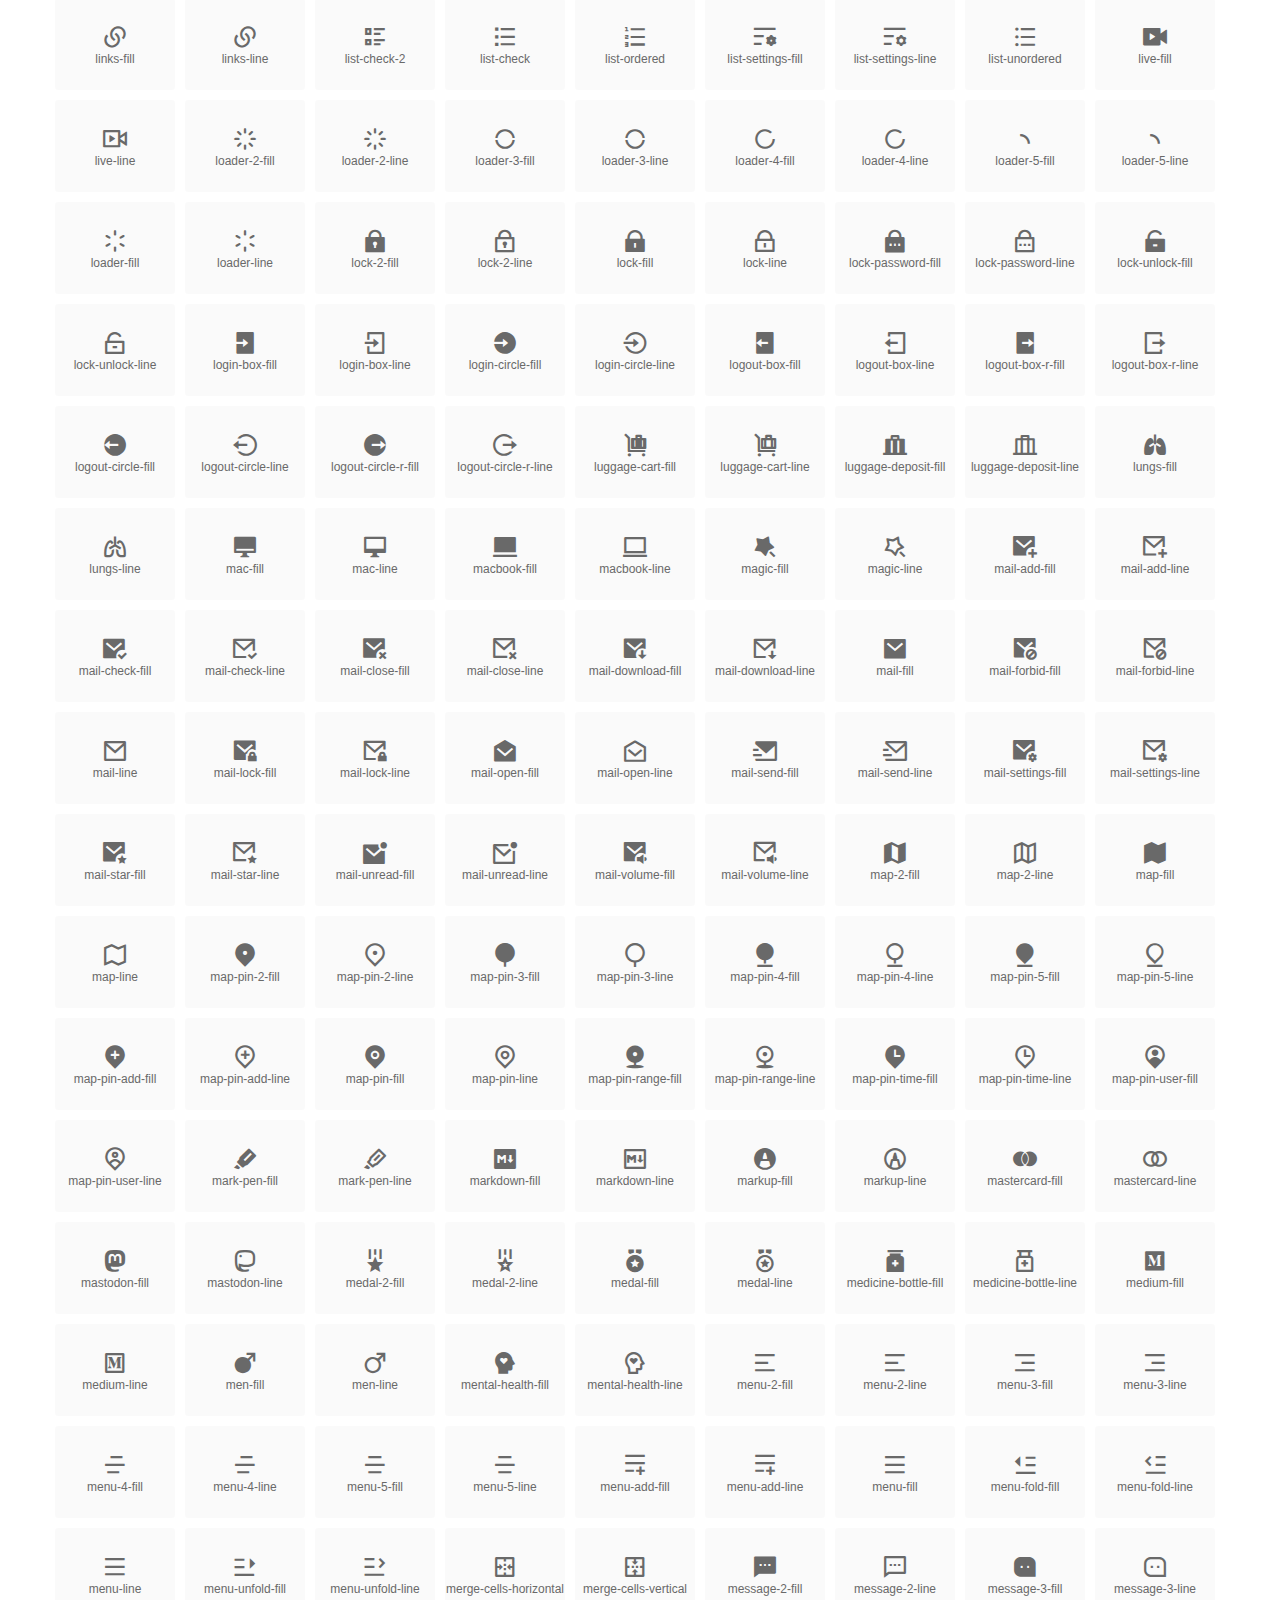
<file: extra/RemixIcon_Fonts_v3.4.0/fonts/index.html>
<!DOCTYPE html>
<html lang="en">
<head>
  <meta charset="UTF-8">
  <title>remixicon(3.4.0)</title>
  <meta name="viewport" content="width=device-width,minimum-scale=1.0,maximum-scale=1.0,user-scalable=no">
   
  <meta name="description" content="Remix Icon is a set of neutral system symbols carefully crafted for designers and developers, each icon is designed based on 24×24 grid">
   
  <meta name="keywords" content="remixicon,TTF,EOT,WOFF,WOFF2,SVG">
  
  
  
  <link rel="stylesheet" href="remixicon.css" />
  
  <style>
    *{margin: 0;padding: 0;list-style: none;}
    body { color: #696969; font: 12px/1.5 tahoma, arial, \5b8b\4f53, sans-serif; }
    a { color: #333; text-decoration: underline; }
    a:hover { color: rgb(9, 73, 209); }
    .header { color: #333; text-align: center; padding: 80px 0 60px 0; min-height: 153px; font-size: 14px; }
    .header .logo svg { height: 120px; width: 120px; }
    .header h1 { font-size: 42px; padding: 26px 0 10px 0; }
    .header sup {font-size: 14px; margin: 8px 0 0 8px; position: absolute; color: #7b7b7b; }
    .info {
      color: #999;
      font-weight: normal;
      max-width: 346px;
      margin: 0 auto;
      padding: 20px 0;
      font-size: 14px;
    }

    .icons { max-width: 1190px; margin: 0 auto; }
    .icons ul { text-align: center; }
    .icons ul li {
      vertical-align: top;
      width: 120px;
      display: inline-block;
      text-align: center;
      background-color: rgba(0,0,0,.02);
      border-radius: 3px;
      padding: 29px 0 10px 0;
      margin-right: 10px;
      margin-top: 10px;
      transition: all 0.6s ease;
    }
    .icons ul li:hover { background-color: rgba(0,0,0,.06); }
    .icons ul li:hover span { color: #3c75e4; opacity: 1; }
    .icons ul li .unicode { color: #8c8c8c; opacity: 0.3; }
    .icons ul li h4 {
      font-weight: normal;
      padding: 10px 0 5px 0;
      display: block;
      color: #8c8c8c;
      font-size: 14px;
      line-height: 12px;
      opacity: 0.8;
    }
    .icons ul li:hover h4 { opacity: 1; }
    .icons ul li svg { width: 24px; height: 24px; }
    .icons ul li:hover { color: #3c75e4; }
    .footer { text-align: center; padding: 10px 0 90px 0; }
    .footer a { text-align: center; padding: 10px 0 90px 0; color: #696969;}
    .footer a:hover { color: #0949d1; }
    .links { text-align: center; padding: 50px 0 0 0; font-size: 14px; }
    
    .icons ul li.class-icon { font-size: 21px; line-height: 21px; padding-bottom: 20px; }
    .icons ul li.class-icon p{ font-size: 12px; }
    .icons ul li.class-icon [class^="ri-"]{ font-size: 26px; }
    
    
    
  </style>
  
</head>

<body>
  
  <div class="header">
    
    <div class="logo">
      <a href="./"><svg width="160" height="32" viewBox="0 0 160 32" fill="none" xmlns="http://www.w3.org/2000/svg">
<path d="M121.5 9.80005C123.33 9.80005 124.984 10.5797 126.165 11.8344L124.75 13.2496C123.929 12.3549 122.773 11.8 121.5 11.8C119.029 11.8 117 13.891 117 16.5C117 19.1091 119.029 21.2 121.5 21.2C122.773 21.2 123.929 20.6452 124.75 19.7505L126.165 21.1657C124.984 22.4204 123.33 23.2 121.5 23.2C117.91 23.2 115 20.2004 115 16.5C115 12.7997 117.91 9.80005 121.5 9.80005Z" fill="#1A2947"/>
<path d="M113 10V23H111V10H113Z" fill="#1A2947"/>
<path d="M154 23V9.99988H152L152 19.6019L144.997 9.99988L143 10.0039V23H145L145 13.3969L152 23H154Z" fill="#1A2947"/>
<path d="M68 10V12H60V15.5H67V17.5H60V21H68V23H58V10H68Z" fill="#1A2947"/>
<path d="M82 10L77.4999 17.201L73 10H71V23H73V13.775L77.4999 20.975L82 13.773V23H84V10H82Z" fill="#1A2947"/>
<path d="M89 10V23H87V10H89Z" fill="#1A2947"/>
<path d="M96.9999 14.7565L93.6689 9.99951H91.2279L95.7789 16.4995L91.2289 22.9995H93.6689L96.9999 18.2435L100.33 22.9995H102.772L98.2209 16.4995L102.773 9.99951H100.33L96.9999 14.7565Z" fill="#1A2947"/>
<path fill-rule="evenodd" clip-rule="evenodd" d="M141 16.5C141 12.7997 138.09 9.80005 134.5 9.80005C130.91 9.80005 128 12.7997 128 16.5C128 20.2004 130.91 23.2 134.5 23.2C138.09 23.2 141 20.2004 141 16.5ZM130 16.5C130 13.891 132.029 11.8 134.5 11.8C136.971 11.8 139 13.891 139 16.5C139 19.1091 136.971 21.2 134.5 21.2C132.029 21.2 130 19.1091 130 16.5Z" fill="#1A2947"/>
<path fill-rule="evenodd" clip-rule="evenodd" d="M51 10C53.2091 10 55 11.7909 55 14C55 15.7175 53.9176 17.1821 52.3977 17.749L55.1901 22.999H52.9251L50.267 18H46V23H44V10H51ZM46 11.999V15.999L51 16C52.1046 16 53 15.1046 53 14C53 12.8955 52.1 12 51 12L46 11.999Z" fill="#1A2947"/>
<path fill-rule="evenodd" clip-rule="evenodd" d="M19.2887 3.00389C19.1928 3.0013 19.0965 3 19 3H3V24H19C24.799 24 29.5 19.299 29.5 13.5C29.5 12.7108 29.4129 11.942 29.2479 11.2025C28.2772 11.7119 27.1722 12 26 12C22.134 12 19 8.86599 19 5C19 4.30645 19.1009 3.63646 19.2887 3.00389Z" fill="url(#paint0_linear_960_1054)"/>
<g filter="url(#filter0_b_960_1054)">
<path fill-rule="evenodd" clip-rule="evenodd" d="M3 3L29 29H3V3Z" fill="url(#paint1_linear_960_1054)"/>
</g>
<circle cx="26" cy="5" r="4" fill="url(#paint2_linear_960_1054)"/>
<defs>
<filter id="filter0_b_960_1054" x="-2.43656" y="-2.43656" width="36.8731" height="36.8731" filterUnits="userSpaceOnUse" color-interpolation-filters="sRGB">
<feFlood flood-opacity="0" result="BackgroundImageFix"/>
<feGaussianBlur in="BackgroundImage" stdDeviation="2.71828"/>
<feComposite in2="SourceAlpha" operator="in" result="effect1_backgroundBlur_960_1054"/>
<feBlend mode="normal" in="SourceGraphic" in2="effect1_backgroundBlur_960_1054" result="shape"/>
</filter>
<linearGradient id="paint0_linear_960_1054" x1="3" y1="3" x2="3" y2="24" gradientUnits="userSpaceOnUse">
<stop stop-color="#05A0FA"/>
<stop offset="1" stop-color="#4785FF"/>
</linearGradient>
<linearGradient id="paint1_linear_960_1054" x1="3" y1="3" x2="3" y2="29" gradientUnits="userSpaceOnUse">
<stop stop-color="#1A8CFF"/>
<stop offset="1" stop-color="#0557FA"/>
</linearGradient>
<linearGradient id="paint2_linear_960_1054" x1="22" y1="1" x2="22" y2="9" gradientUnits="userSpaceOnUse">
<stop stop-color="#FF463A"/>
<stop offset="1" stop-color="#FF1F5A"/>
</linearGradient>
</defs>
</svg>
</a>
    </div>
    
    <h1>remixicon(3.4.0)<sup>1.0.0</sup></h1>
    <div class="info">
      Remix Icon is a set of neutral system symbols carefully crafted for designers and developers, each icon is designed based on 24×24 grid
    </div>
    <p>
      
      <a href="https://github.com/Remix-Design/remixicon.git">GitHub</a> · 
      
      <a href="index.html">Font Class</a> · 
      
      <a href="unicode.html">Unicode</a>
      
    </p>
  </div>
  <div class="icons">
    <ul>
      <li class="class-icon"><i class="ri-24-hours-fill"></i><p class="name">24-hours-fill</p></li><li class="class-icon"><i class="ri-24-hours-line"></i><p class="name">24-hours-line</p></li><li class="class-icon"><i class="ri-4k-fill"></i><p class="name">4k-fill</p></li><li class="class-icon"><i class="ri-4k-line"></i><p class="name">4k-line</p></li><li class="class-icon"><i class="ri-a-b"></i><p class="name">a-b</p></li><li class="class-icon"><i class="ri-account-box-fill"></i><p class="name">account-box-fill</p></li><li class="class-icon"><i class="ri-account-box-line"></i><p class="name">account-box-line</p></li><li class="class-icon"><i class="ri-account-circle-fill"></i><p class="name">account-circle-fill</p></li><li class="class-icon"><i class="ri-account-circle-line"></i><p class="name">account-circle-line</p></li><li class="class-icon"><i class="ri-account-pin-box-fill"></i><p class="name">account-pin-box-fill</p></li><li class="class-icon"><i class="ri-account-pin-box-line"></i><p class="name">account-pin-box-line</p></li><li class="class-icon"><i class="ri-account-pin-circle-fill"></i><p class="name">account-pin-circle-fill</p></li><li class="class-icon"><i class="ri-account-pin-circle-line"></i><p class="name">account-pin-circle-line</p></li><li class="class-icon"><i class="ri-add-box-fill"></i><p class="name">add-box-fill</p></li><li class="class-icon"><i class="ri-add-box-line"></i><p class="name">add-box-line</p></li><li class="class-icon"><i class="ri-add-circle-fill"></i><p class="name">add-circle-fill</p></li><li class="class-icon"><i class="ri-add-circle-line"></i><p class="name">add-circle-line</p></li><li class="class-icon"><i class="ri-add-fill"></i><p class="name">add-fill</p></li><li class="class-icon"><i class="ri-add-line"></i><p class="name">add-line</p></li><li class="class-icon"><i class="ri-admin-fill"></i><p class="name">admin-fill</p></li><li class="class-icon"><i class="ri-admin-line"></i><p class="name">admin-line</p></li><li class="class-icon"><i class="ri-advertisement-fill"></i><p class="name">advertisement-fill</p></li><li class="class-icon"><i class="ri-advertisement-line"></i><p class="name">advertisement-line</p></li><li class="class-icon"><i class="ri-airplay-fill"></i><p class="name">airplay-fill</p></li><li class="class-icon"><i class="ri-airplay-line"></i><p class="name">airplay-line</p></li><li class="class-icon"><i class="ri-alarm-fill"></i><p class="name">alarm-fill</p></li><li class="class-icon"><i class="ri-alarm-line"></i><p class="name">alarm-line</p></li><li class="class-icon"><i class="ri-alarm-warning-fill"></i><p class="name">alarm-warning-fill</p></li><li class="class-icon"><i class="ri-alarm-warning-line"></i><p class="name">alarm-warning-line</p></li><li class="class-icon"><i class="ri-album-fill"></i><p class="name">album-fill</p></li><li class="class-icon"><i class="ri-album-line"></i><p class="name">album-line</p></li><li class="class-icon"><i class="ri-alert-fill"></i><p class="name">alert-fill</p></li><li class="class-icon"><i class="ri-alert-line"></i><p class="name">alert-line</p></li><li class="class-icon"><i class="ri-aliens-fill"></i><p class="name">aliens-fill</p></li><li class="class-icon"><i class="ri-aliens-line"></i><p class="name">aliens-line</p></li><li class="class-icon"><i class="ri-align-bottom"></i><p class="name">align-bottom</p></li><li class="class-icon"><i class="ri-align-center"></i><p class="name">align-center</p></li><li class="class-icon"><i class="ri-align-justify"></i><p class="name">align-justify</p></li><li class="class-icon"><i class="ri-align-left"></i><p class="name">align-left</p></li><li class="class-icon"><i class="ri-align-right"></i><p class="name">align-right</p></li><li class="class-icon"><i class="ri-align-top"></i><p class="name">align-top</p></li><li class="class-icon"><i class="ri-align-vertically"></i><p class="name">align-vertically</p></li><li class="class-icon"><i class="ri-alipay-fill"></i><p class="name">alipay-fill</p></li><li class="class-icon"><i class="ri-alipay-line"></i><p class="name">alipay-line</p></li><li class="class-icon"><i class="ri-amazon-fill"></i><p class="name">amazon-fill</p></li><li class="class-icon"><i class="ri-amazon-line"></i><p class="name">amazon-line</p></li><li class="class-icon"><i class="ri-anchor-fill"></i><p class="name">anchor-fill</p></li><li class="class-icon"><i class="ri-anchor-line"></i><p class="name">anchor-line</p></li><li class="class-icon"><i class="ri-ancient-gate-fill"></i><p class="name">ancient-gate-fill</p></li><li class="class-icon"><i class="ri-ancient-gate-line"></i><p class="name">ancient-gate-line</p></li><li class="class-icon"><i class="ri-ancient-pavilion-fill"></i><p class="name">ancient-pavilion-fill</p></li><li class="class-icon"><i class="ri-ancient-pavilion-line"></i><p class="name">ancient-pavilion-line</p></li><li class="class-icon"><i class="ri-android-fill"></i><p class="name">android-fill</p></li><li class="class-icon"><i class="ri-android-line"></i><p class="name">android-line</p></li><li class="class-icon"><i class="ri-angularjs-fill"></i><p class="name">angularjs-fill</p></li><li class="class-icon"><i class="ri-angularjs-line"></i><p class="name">angularjs-line</p></li><li class="class-icon"><i class="ri-anticlockwise-2-fill"></i><p class="name">anticlockwise-2-fill</p></li><li class="class-icon"><i class="ri-anticlockwise-2-line"></i><p class="name">anticlockwise-2-line</p></li><li class="class-icon"><i class="ri-anticlockwise-fill"></i><p class="name">anticlockwise-fill</p></li><li class="class-icon"><i class="ri-anticlockwise-line"></i><p class="name">anticlockwise-line</p></li><li class="class-icon"><i class="ri-app-store-fill"></i><p class="name">app-store-fill</p></li><li class="class-icon"><i class="ri-app-store-line"></i><p class="name">app-store-line</p></li><li class="class-icon"><i class="ri-apple-fill"></i><p class="name">apple-fill</p></li><li class="class-icon"><i class="ri-apple-line"></i><p class="name">apple-line</p></li><li class="class-icon"><i class="ri-apps-2-fill"></i><p class="name">apps-2-fill</p></li><li class="class-icon"><i class="ri-apps-2-line"></i><p class="name">apps-2-line</p></li><li class="class-icon"><i class="ri-apps-fill"></i><p class="name">apps-fill</p></li><li class="class-icon"><i class="ri-apps-line"></i><p class="name">apps-line</p></li><li class="class-icon"><i class="ri-archive-drawer-fill"></i><p class="name">archive-drawer-fill</p></li><li class="class-icon"><i class="ri-archive-drawer-line"></i><p class="name">archive-drawer-line</p></li><li class="class-icon"><i class="ri-archive-fill"></i><p class="name">archive-fill</p></li><li class="class-icon"><i class="ri-archive-line"></i><p class="name">archive-line</p></li><li class="class-icon"><i class="ri-arrow-down-circle-fill"></i><p class="name">arrow-down-circle-fill</p></li><li class="class-icon"><i class="ri-arrow-down-circle-line"></i><p class="name">arrow-down-circle-line</p></li><li class="class-icon"><i class="ri-arrow-down-fill"></i><p class="name">arrow-down-fill</p></li><li class="class-icon"><i class="ri-arrow-down-line"></i><p class="name">arrow-down-line</p></li><li class="class-icon"><i class="ri-arrow-down-s-fill"></i><p class="name">arrow-down-s-fill</p></li><li class="class-icon"><i class="ri-arrow-down-s-line"></i><p class="name">arrow-down-s-line</p></li><li class="class-icon"><i class="ri-arrow-drop-down-fill"></i><p class="name">arrow-drop-down-fill</p></li><li class="class-icon"><i class="ri-arrow-drop-down-line"></i><p class="name">arrow-drop-down-line</p></li><li class="class-icon"><i class="ri-arrow-drop-left-fill"></i><p class="name">arrow-drop-left-fill</p></li><li class="class-icon"><i class="ri-arrow-drop-left-line"></i><p class="name">arrow-drop-left-line</p></li><li class="class-icon"><i class="ri-arrow-drop-right-fill"></i><p class="name">arrow-drop-right-fill</p></li><li class="class-icon"><i class="ri-arrow-drop-right-line"></i><p class="name">arrow-drop-right-line</p></li><li class="class-icon"><i class="ri-arrow-drop-up-fill"></i><p class="name">arrow-drop-up-fill</p></li><li class="class-icon"><i class="ri-arrow-drop-up-line"></i><p class="name">arrow-drop-up-line</p></li><li class="class-icon"><i class="ri-arrow-go-back-fill"></i><p class="name">arrow-go-back-fill</p></li><li class="class-icon"><i class="ri-arrow-go-back-line"></i><p class="name">arrow-go-back-line</p></li><li class="class-icon"><i class="ri-arrow-go-forward-fill"></i><p class="name">arrow-go-forward-fill</p></li><li class="class-icon"><i class="ri-arrow-go-forward-line"></i><p class="name">arrow-go-forward-line</p></li><li class="class-icon"><i class="ri-arrow-left-circle-fill"></i><p class="name">arrow-left-circle-fill</p></li><li class="class-icon"><i class="ri-arrow-left-circle-line"></i><p class="name">arrow-left-circle-line</p></li><li class="class-icon"><i class="ri-arrow-left-down-fill"></i><p class="name">arrow-left-down-fill</p></li><li class="class-icon"><i class="ri-arrow-left-down-line"></i><p class="name">arrow-left-down-line</p></li><li class="class-icon"><i class="ri-arrow-left-fill"></i><p class="name">arrow-left-fill</p></li><li class="class-icon"><i class="ri-arrow-left-line"></i><p class="name">arrow-left-line</p></li><li class="class-icon"><i class="ri-arrow-left-right-fill"></i><p class="name">arrow-left-right-fill</p></li><li class="class-icon"><i class="ri-arrow-left-right-line"></i><p class="name">arrow-left-right-line</p></li><li class="class-icon"><i class="ri-arrow-left-s-fill"></i><p class="name">arrow-left-s-fill</p></li><li class="class-icon"><i class="ri-arrow-left-s-line"></i><p class="name">arrow-left-s-line</p></li><li class="class-icon"><i class="ri-arrow-left-up-fill"></i><p class="name">arrow-left-up-fill</p></li><li class="class-icon"><i class="ri-arrow-left-up-line"></i><p class="name">arrow-left-up-line</p></li><li class="class-icon"><i class="ri-arrow-right-circle-fill"></i><p class="name">arrow-right-circle-fill</p></li><li class="class-icon"><i class="ri-arrow-right-circle-line"></i><p class="name">arrow-right-circle-line</p></li><li class="class-icon"><i class="ri-arrow-right-down-fill"></i><p class="name">arrow-right-down-fill</p></li><li class="class-icon"><i class="ri-arrow-right-down-line"></i><p class="name">arrow-right-down-line</p></li><li class="class-icon"><i class="ri-arrow-right-fill"></i><p class="name">arrow-right-fill</p></li><li class="class-icon"><i class="ri-arrow-right-line"></i><p class="name">arrow-right-line</p></li><li class="class-icon"><i class="ri-arrow-right-s-fill"></i><p class="name">arrow-right-s-fill</p></li><li class="class-icon"><i class="ri-arrow-right-s-line"></i><p class="name">arrow-right-s-line</p></li><li class="class-icon"><i class="ri-arrow-right-up-fill"></i><p class="name">arrow-right-up-fill</p></li><li class="class-icon"><i class="ri-arrow-right-up-line"></i><p class="name">arrow-right-up-line</p></li><li class="class-icon"><i class="ri-arrow-up-circle-fill"></i><p class="name">arrow-up-circle-fill</p></li><li class="class-icon"><i class="ri-arrow-up-circle-line"></i><p class="name">arrow-up-circle-line</p></li><li class="class-icon"><i class="ri-arrow-up-down-fill"></i><p class="name">arrow-up-down-fill</p></li><li class="class-icon"><i class="ri-arrow-up-down-line"></i><p class="name">arrow-up-down-line</p></li><li class="class-icon"><i class="ri-arrow-up-fill"></i><p class="name">arrow-up-fill</p></li><li class="class-icon"><i class="ri-arrow-up-line"></i><p class="name">arrow-up-line</p></li><li class="class-icon"><i class="ri-arrow-up-s-fill"></i><p class="name">arrow-up-s-fill</p></li><li class="class-icon"><i class="ri-arrow-up-s-line"></i><p class="name">arrow-up-s-line</p></li><li class="class-icon"><i class="ri-artboard-2-fill"></i><p class="name">artboard-2-fill</p></li><li class="class-icon"><i class="ri-artboard-2-line"></i><p class="name">artboard-2-line</p></li><li class="class-icon"><i class="ri-artboard-fill"></i><p class="name">artboard-fill</p></li><li class="class-icon"><i class="ri-artboard-line"></i><p class="name">artboard-line</p></li><li class="class-icon"><i class="ri-article-fill"></i><p class="name">article-fill</p></li><li class="class-icon"><i class="ri-article-line"></i><p class="name">article-line</p></li><li class="class-icon"><i class="ri-aspect-ratio-fill"></i><p class="name">aspect-ratio-fill</p></li><li class="class-icon"><i class="ri-aspect-ratio-line"></i><p class="name">aspect-ratio-line</p></li><li class="class-icon"><i class="ri-asterisk"></i><p class="name">asterisk</p></li><li class="class-icon"><i class="ri-at-fill"></i><p class="name">at-fill</p></li><li class="class-icon"><i class="ri-at-line"></i><p class="name">at-line</p></li><li class="class-icon"><i class="ri-attachment-2"></i><p class="name">attachment-2</p></li><li class="class-icon"><i class="ri-attachment-fill"></i><p class="name">attachment-fill</p></li><li class="class-icon"><i class="ri-attachment-line"></i><p class="name">attachment-line</p></li><li class="class-icon"><i class="ri-auction-fill"></i><p class="name">auction-fill</p></li><li class="class-icon"><i class="ri-auction-line"></i><p class="name">auction-line</p></li><li class="class-icon"><i class="ri-award-fill"></i><p class="name">award-fill</p></li><li class="class-icon"><i class="ri-award-line"></i><p class="name">award-line</p></li><li class="class-icon"><i class="ri-baidu-fill"></i><p class="name">baidu-fill</p></li><li class="class-icon"><i class="ri-baidu-line"></i><p class="name">baidu-line</p></li><li class="class-icon"><i class="ri-ball-pen-fill"></i><p class="name">ball-pen-fill</p></li><li class="class-icon"><i class="ri-ball-pen-line"></i><p class="name">ball-pen-line</p></li><li class="class-icon"><i class="ri-bank-card-2-fill"></i><p class="name">bank-card-2-fill</p></li><li class="class-icon"><i class="ri-bank-card-2-line"></i><p class="name">bank-card-2-line</p></li><li class="class-icon"><i class="ri-bank-card-fill"></i><p class="name">bank-card-fill</p></li><li class="class-icon"><i class="ri-bank-card-line"></i><p class="name">bank-card-line</p></li><li class="class-icon"><i class="ri-bank-fill"></i><p class="name">bank-fill</p></li><li class="class-icon"><i class="ri-bank-line"></i><p class="name">bank-line</p></li><li class="class-icon"><i class="ri-bar-chart-2-fill"></i><p class="name">bar-chart-2-fill</p></li><li class="class-icon"><i class="ri-bar-chart-2-line"></i><p class="name">bar-chart-2-line</p></li><li class="class-icon"><i class="ri-bar-chart-box-fill"></i><p class="name">bar-chart-box-fill</p></li><li class="class-icon"><i class="ri-bar-chart-box-line"></i><p class="name">bar-chart-box-line</p></li><li class="class-icon"><i class="ri-bar-chart-fill"></i><p class="name">bar-chart-fill</p></li><li class="class-icon"><i class="ri-bar-chart-grouped-fill"></i><p class="name">bar-chart-grouped-fill</p></li><li class="class-icon"><i class="ri-bar-chart-grouped-line"></i><p class="name">bar-chart-grouped-line</p></li><li class="class-icon"><i class="ri-bar-chart-horizontal-fill"></i><p class="name">bar-chart-horizontal-fill</p></li><li class="class-icon"><i class="ri-bar-chart-horizontal-line"></i><p class="name">bar-chart-horizontal-line</p></li><li class="class-icon"><i class="ri-bar-chart-line"></i><p class="name">bar-chart-line</p></li><li class="class-icon"><i class="ri-barcode-box-fill"></i><p class="name">barcode-box-fill</p></li><li class="class-icon"><i class="ri-barcode-box-line"></i><p class="name">barcode-box-line</p></li><li class="class-icon"><i class="ri-barcode-fill"></i><p class="name">barcode-fill</p></li><li class="class-icon"><i class="ri-barcode-line"></i><p class="name">barcode-line</p></li><li class="class-icon"><i class="ri-barricade-fill"></i><p class="name">barricade-fill</p></li><li class="class-icon"><i class="ri-barricade-line"></i><p class="name">barricade-line</p></li><li class="class-icon"><i class="ri-base-station-fill"></i><p class="name">base-station-fill</p></li><li class="class-icon"><i class="ri-base-station-line"></i><p class="name">base-station-line</p></li><li class="class-icon"><i class="ri-basketball-fill"></i><p class="name">basketball-fill</p></li><li class="class-icon"><i class="ri-basketball-line"></i><p class="name">basketball-line</p></li><li class="class-icon"><i class="ri-battery-2-charge-fill"></i><p class="name">battery-2-charge-fill</p></li><li class="class-icon"><i class="ri-battery-2-charge-line"></i><p class="name">battery-2-charge-line</p></li><li class="class-icon"><i class="ri-battery-2-fill"></i><p class="name">battery-2-fill</p></li><li class="class-icon"><i class="ri-battery-2-line"></i><p class="name">battery-2-line</p></li><li class="class-icon"><i class="ri-battery-charge-fill"></i><p class="name">battery-charge-fill</p></li><li class="class-icon"><i class="ri-battery-charge-line"></i><p class="name">battery-charge-line</p></li><li class="class-icon"><i class="ri-battery-fill"></i><p class="name">battery-fill</p></li><li class="class-icon"><i class="ri-battery-line"></i><p class="name">battery-line</p></li><li class="class-icon"><i class="ri-battery-low-fill"></i><p class="name">battery-low-fill</p></li><li class="class-icon"><i class="ri-battery-low-line"></i><p class="name">battery-low-line</p></li><li class="class-icon"><i class="ri-battery-saver-fill"></i><p class="name">battery-saver-fill</p></li><li class="class-icon"><i class="ri-battery-saver-line"></i><p class="name">battery-saver-line</p></li><li class="class-icon"><i class="ri-battery-share-fill"></i><p class="name">battery-share-fill</p></li><li class="class-icon"><i class="ri-battery-share-line"></i><p class="name">battery-share-line</p></li><li class="class-icon"><i class="ri-bear-smile-fill"></i><p class="name">bear-smile-fill</p></li><li class="class-icon"><i class="ri-bear-smile-line"></i><p class="name">bear-smile-line</p></li><li class="class-icon"><i class="ri-behance-fill"></i><p class="name">behance-fill</p></li><li class="class-icon"><i class="ri-behance-line"></i><p class="name">behance-line</p></li><li class="class-icon"><i class="ri-bell-fill"></i><p class="name">bell-fill</p></li><li class="class-icon"><i class="ri-bell-line"></i><p class="name">bell-line</p></li><li class="class-icon"><i class="ri-bike-fill"></i><p class="name">bike-fill</p></li><li class="class-icon"><i class="ri-bike-line"></i><p class="name">bike-line</p></li><li class="class-icon"><i class="ri-bilibili-fill"></i><p class="name">bilibili-fill</p></li><li class="class-icon"><i class="ri-bilibili-line"></i><p class="name">bilibili-line</p></li><li class="class-icon"><i class="ri-bill-fill"></i><p class="name">bill-fill</p></li><li class="class-icon"><i class="ri-bill-line"></i><p class="name">bill-line</p></li><li class="class-icon"><i class="ri-billiards-fill"></i><p class="name">billiards-fill</p></li><li class="class-icon"><i class="ri-billiards-line"></i><p class="name">billiards-line</p></li><li class="class-icon"><i class="ri-bit-coin-fill"></i><p class="name">bit-coin-fill</p></li><li class="class-icon"><i class="ri-bit-coin-line"></i><p class="name">bit-coin-line</p></li><li class="class-icon"><i class="ri-blaze-fill"></i><p class="name">blaze-fill</p></li><li class="class-icon"><i class="ri-blaze-line"></i><p class="name">blaze-line</p></li><li class="class-icon"><i class="ri-bluetooth-connect-fill"></i><p class="name">bluetooth-connect-fill</p></li><li class="class-icon"><i class="ri-bluetooth-connect-line"></i><p class="name">bluetooth-connect-line</p></li><li class="class-icon"><i class="ri-bluetooth-fill"></i><p class="name">bluetooth-fill</p></li><li class="class-icon"><i class="ri-bluetooth-line"></i><p class="name">bluetooth-line</p></li><li class="class-icon"><i class="ri-blur-off-fill"></i><p class="name">blur-off-fill</p></li><li class="class-icon"><i class="ri-blur-off-line"></i><p class="name">blur-off-line</p></li><li class="class-icon"><i class="ri-body-scan-fill"></i><p class="name">body-scan-fill</p></li><li class="class-icon"><i class="ri-body-scan-line"></i><p class="name">body-scan-line</p></li><li class="class-icon"><i class="ri-bold"></i><p class="name">bold</p></li><li class="class-icon"><i class="ri-book-2-fill"></i><p class="name">book-2-fill</p></li><li class="class-icon"><i class="ri-book-2-line"></i><p class="name">book-2-line</p></li><li class="class-icon"><i class="ri-book-3-fill"></i><p class="name">book-3-fill</p></li><li class="class-icon"><i class="ri-book-3-line"></i><p class="name">book-3-line</p></li><li class="class-icon"><i class="ri-book-fill"></i><p class="name">book-fill</p></li><li class="class-icon"><i class="ri-book-line"></i><p class="name">book-line</p></li><li class="class-icon"><i class="ri-book-mark-fill"></i><p class="name">book-mark-fill</p></li><li class="class-icon"><i class="ri-book-mark-line"></i><p class="name">book-mark-line</p></li><li class="class-icon"><i class="ri-book-open-fill"></i><p class="name">book-open-fill</p></li><li class="class-icon"><i class="ri-book-open-line"></i><p class="name">book-open-line</p></li><li class="class-icon"><i class="ri-book-read-fill"></i><p class="name">book-read-fill</p></li><li class="class-icon"><i class="ri-book-read-line"></i><p class="name">book-read-line</p></li><li class="class-icon"><i class="ri-booklet-fill"></i><p class="name">booklet-fill</p></li><li class="class-icon"><i class="ri-booklet-line"></i><p class="name">booklet-line</p></li><li class="class-icon"><i class="ri-bookmark-2-fill"></i><p class="name">bookmark-2-fill</p></li><li class="class-icon"><i class="ri-bookmark-2-line"></i><p class="name">bookmark-2-line</p></li><li class="class-icon"><i class="ri-bookmark-3-fill"></i><p class="name">bookmark-3-fill</p></li><li class="class-icon"><i class="ri-bookmark-3-line"></i><p class="name">bookmark-3-line</p></li><li class="class-icon"><i class="ri-bookmark-fill"></i><p class="name">bookmark-fill</p></li><li class="class-icon"><i class="ri-bookmark-line"></i><p class="name">bookmark-line</p></li><li class="class-icon"><i class="ri-boxing-fill"></i><p class="name">boxing-fill</p></li><li class="class-icon"><i class="ri-boxing-line"></i><p class="name">boxing-line</p></li><li class="class-icon"><i class="ri-braces-fill"></i><p class="name">braces-fill</p></li><li class="class-icon"><i class="ri-braces-line"></i><p class="name">braces-line</p></li><li class="class-icon"><i class="ri-brackets-fill"></i><p class="name">brackets-fill</p></li><li class="class-icon"><i class="ri-brackets-line"></i><p class="name">brackets-line</p></li><li class="class-icon"><i class="ri-briefcase-2-fill"></i><p class="name">briefcase-2-fill</p></li><li class="class-icon"><i class="ri-briefcase-2-line"></i><p class="name">briefcase-2-line</p></li><li class="class-icon"><i class="ri-briefcase-3-fill"></i><p class="name">briefcase-3-fill</p></li><li class="class-icon"><i class="ri-briefcase-3-line"></i><p class="name">briefcase-3-line</p></li><li class="class-icon"><i class="ri-briefcase-4-fill"></i><p class="name">briefcase-4-fill</p></li><li class="class-icon"><i class="ri-briefcase-4-line"></i><p class="name">briefcase-4-line</p></li><li class="class-icon"><i class="ri-briefcase-5-fill"></i><p class="name">briefcase-5-fill</p></li><li class="class-icon"><i class="ri-briefcase-5-line"></i><p class="name">briefcase-5-line</p></li><li class="class-icon"><i class="ri-briefcase-fill"></i><p class="name">briefcase-fill</p></li><li class="class-icon"><i class="ri-briefcase-line"></i><p class="name">briefcase-line</p></li><li class="class-icon"><i class="ri-bring-forward"></i><p class="name">bring-forward</p></li><li class="class-icon"><i class="ri-bring-to-front"></i><p class="name">bring-to-front</p></li><li class="class-icon"><i class="ri-broadcast-fill"></i><p class="name">broadcast-fill</p></li><li class="class-icon"><i class="ri-broadcast-line"></i><p class="name">broadcast-line</p></li><li class="class-icon"><i class="ri-brush-2-fill"></i><p class="name">brush-2-fill</p></li><li class="class-icon"><i class="ri-brush-2-line"></i><p class="name">brush-2-line</p></li><li class="class-icon"><i class="ri-brush-3-fill"></i><p class="name">brush-3-fill</p></li><li class="class-icon"><i class="ri-brush-3-line"></i><p class="name">brush-3-line</p></li><li class="class-icon"><i class="ri-brush-4-fill"></i><p class="name">brush-4-fill</p></li><li class="class-icon"><i class="ri-brush-4-line"></i><p class="name">brush-4-line</p></li><li class="class-icon"><i class="ri-brush-fill"></i><p class="name">brush-fill</p></li><li class="class-icon"><i class="ri-brush-line"></i><p class="name">brush-line</p></li><li class="class-icon"><i class="ri-bubble-chart-fill"></i><p class="name">bubble-chart-fill</p></li><li class="class-icon"><i class="ri-bubble-chart-line"></i><p class="name">bubble-chart-line</p></li><li class="class-icon"><i class="ri-bug-2-fill"></i><p class="name">bug-2-fill</p></li><li class="class-icon"><i class="ri-bug-2-line"></i><p class="name">bug-2-line</p></li><li class="class-icon"><i class="ri-bug-fill"></i><p class="name">bug-fill</p></li><li class="class-icon"><i class="ri-bug-line"></i><p class="name">bug-line</p></li><li class="class-icon"><i class="ri-building-2-fill"></i><p class="name">building-2-fill</p></li><li class="class-icon"><i class="ri-building-2-line"></i><p class="name">building-2-line</p></li><li class="class-icon"><i class="ri-building-3-fill"></i><p class="name">building-3-fill</p></li><li class="class-icon"><i class="ri-building-3-line"></i><p class="name">building-3-line</p></li><li class="class-icon"><i class="ri-building-4-fill"></i><p class="name">building-4-fill</p></li><li class="class-icon"><i class="ri-building-4-line"></i><p class="name">building-4-line</p></li><li class="class-icon"><i class="ri-building-fill"></i><p class="name">building-fill</p></li><li class="class-icon"><i class="ri-building-line"></i><p class="name">building-line</p></li><li class="class-icon"><i class="ri-bus-2-fill"></i><p class="name">bus-2-fill</p></li><li class="class-icon"><i class="ri-bus-2-line"></i><p class="name">bus-2-line</p></li><li class="class-icon"><i class="ri-bus-fill"></i><p class="name">bus-fill</p></li><li class="class-icon"><i class="ri-bus-line"></i><p class="name">bus-line</p></li><li class="class-icon"><i class="ri-bus-wifi-fill"></i><p class="name">bus-wifi-fill</p></li><li class="class-icon"><i class="ri-bus-wifi-line"></i><p class="name">bus-wifi-line</p></li><li class="class-icon"><i class="ri-cactus-fill"></i><p class="name">cactus-fill</p></li><li class="class-icon"><i class="ri-cactus-line"></i><p class="name">cactus-line</p></li><li class="class-icon"><i class="ri-cake-2-fill"></i><p class="name">cake-2-fill</p></li><li class="class-icon"><i class="ri-cake-2-line"></i><p class="name">cake-2-line</p></li><li class="class-icon"><i class="ri-cake-3-fill"></i><p class="name">cake-3-fill</p></li><li class="class-icon"><i class="ri-cake-3-line"></i><p class="name">cake-3-line</p></li><li class="class-icon"><i class="ri-cake-fill"></i><p class="name">cake-fill</p></li><li class="class-icon"><i class="ri-cake-line"></i><p class="name">cake-line</p></li><li class="class-icon"><i class="ri-calculator-fill"></i><p class="name">calculator-fill</p></li><li class="class-icon"><i class="ri-calculator-line"></i><p class="name">calculator-line</p></li><li class="class-icon"><i class="ri-calendar-2-fill"></i><p class="name">calendar-2-fill</p></li><li class="class-icon"><i class="ri-calendar-2-line"></i><p class="name">calendar-2-line</p></li><li class="class-icon"><i class="ri-calendar-check-fill"></i><p class="name">calendar-check-fill</p></li><li class="class-icon"><i class="ri-calendar-check-line"></i><p class="name">calendar-check-line</p></li><li class="class-icon"><i class="ri-calendar-event-fill"></i><p class="name">calendar-event-fill</p></li><li class="class-icon"><i class="ri-calendar-event-line"></i><p class="name">calendar-event-line</p></li><li class="class-icon"><i class="ri-calendar-fill"></i><p class="name">calendar-fill</p></li><li class="class-icon"><i class="ri-calendar-line"></i><p class="name">calendar-line</p></li><li class="class-icon"><i class="ri-calendar-todo-fill"></i><p class="name">calendar-todo-fill</p></li><li class="class-icon"><i class="ri-calendar-todo-line"></i><p class="name">calendar-todo-line</p></li><li class="class-icon"><i class="ri-camera-2-fill"></i><p class="name">camera-2-fill</p></li><li class="class-icon"><i class="ri-camera-2-line"></i><p class="name">camera-2-line</p></li><li class="class-icon"><i class="ri-camera-3-fill"></i><p class="name">camera-3-fill</p></li><li class="class-icon"><i class="ri-camera-3-line"></i><p class="name">camera-3-line</p></li><li class="class-icon"><i class="ri-camera-fill"></i><p class="name">camera-fill</p></li><li class="class-icon"><i class="ri-camera-lens-fill"></i><p class="name">camera-lens-fill</p></li><li class="class-icon"><i class="ri-camera-lens-line"></i><p class="name">camera-lens-line</p></li><li class="class-icon"><i class="ri-camera-line"></i><p class="name">camera-line</p></li><li class="class-icon"><i class="ri-camera-off-fill"></i><p class="name">camera-off-fill</p></li><li class="class-icon"><i class="ri-camera-off-line"></i><p class="name">camera-off-line</p></li><li class="class-icon"><i class="ri-camera-switch-fill"></i><p class="name">camera-switch-fill</p></li><li class="class-icon"><i class="ri-camera-switch-line"></i><p class="name">camera-switch-line</p></li><li class="class-icon"><i class="ri-capsule-fill"></i><p class="name">capsule-fill</p></li><li class="class-icon"><i class="ri-capsule-line"></i><p class="name">capsule-line</p></li><li class="class-icon"><i class="ri-car-fill"></i><p class="name">car-fill</p></li><li class="class-icon"><i class="ri-car-line"></i><p class="name">car-line</p></li><li class="class-icon"><i class="ri-car-washing-fill"></i><p class="name">car-washing-fill</p></li><li class="class-icon"><i class="ri-car-washing-line"></i><p class="name">car-washing-line</p></li><li class="class-icon"><i class="ri-caravan-fill"></i><p class="name">caravan-fill</p></li><li class="class-icon"><i class="ri-caravan-line"></i><p class="name">caravan-line</p></li><li class="class-icon"><i class="ri-cast-fill"></i><p class="name">cast-fill</p></li><li class="class-icon"><i class="ri-cast-line"></i><p class="name">cast-line</p></li><li class="class-icon"><i class="ri-cellphone-fill"></i><p class="name">cellphone-fill</p></li><li class="class-icon"><i class="ri-cellphone-line"></i><p class="name">cellphone-line</p></li><li class="class-icon"><i class="ri-celsius-fill"></i><p class="name">celsius-fill</p></li><li class="class-icon"><i class="ri-celsius-line"></i><p class="name">celsius-line</p></li><li class="class-icon"><i class="ri-centos-fill"></i><p class="name">centos-fill</p></li><li class="class-icon"><i class="ri-centos-line"></i><p class="name">centos-line</p></li><li class="class-icon"><i class="ri-character-recognition-fill"></i><p class="name">character-recognition-fill</p></li><li class="class-icon"><i class="ri-character-recognition-line"></i><p class="name">character-recognition-line</p></li><li class="class-icon"><i class="ri-charging-pile-2-fill"></i><p class="name">charging-pile-2-fill</p></li><li class="class-icon"><i class="ri-charging-pile-2-line"></i><p class="name">charging-pile-2-line</p></li><li class="class-icon"><i class="ri-charging-pile-fill"></i><p class="name">charging-pile-fill</p></li><li class="class-icon"><i class="ri-charging-pile-line"></i><p class="name">charging-pile-line</p></li><li class="class-icon"><i class="ri-chat-1-fill"></i><p class="name">chat-1-fill</p></li><li class="class-icon"><i class="ri-chat-1-line"></i><p class="name">chat-1-line</p></li><li class="class-icon"><i class="ri-chat-2-fill"></i><p class="name">chat-2-fill</p></li><li class="class-icon"><i class="ri-chat-2-line"></i><p class="name">chat-2-line</p></li><li class="class-icon"><i class="ri-chat-3-fill"></i><p class="name">chat-3-fill</p></li><li class="class-icon"><i class="ri-chat-3-line"></i><p class="name">chat-3-line</p></li><li class="class-icon"><i class="ri-chat-4-fill"></i><p class="name">chat-4-fill</p></li><li class="class-icon"><i class="ri-chat-4-line"></i><p class="name">chat-4-line</p></li><li class="class-icon"><i class="ri-chat-check-fill"></i><p class="name">chat-check-fill</p></li><li class="class-icon"><i class="ri-chat-check-line"></i><p class="name">chat-check-line</p></li><li class="class-icon"><i class="ri-chat-delete-fill"></i><p class="name">chat-delete-fill</p></li><li class="class-icon"><i class="ri-chat-delete-line"></i><p class="name">chat-delete-line</p></li><li class="class-icon"><i class="ri-chat-download-fill"></i><p class="name">chat-download-fill</p></li><li class="class-icon"><i class="ri-chat-download-line"></i><p class="name">chat-download-line</p></li><li class="class-icon"><i class="ri-chat-follow-up-fill"></i><p class="name">chat-follow-up-fill</p></li><li class="class-icon"><i class="ri-chat-follow-up-line"></i><p class="name">chat-follow-up-line</p></li><li class="class-icon"><i class="ri-chat-forward-fill"></i><p class="name">chat-forward-fill</p></li><li class="class-icon"><i class="ri-chat-forward-line"></i><p class="name">chat-forward-line</p></li><li class="class-icon"><i class="ri-chat-heart-fill"></i><p class="name">chat-heart-fill</p></li><li class="class-icon"><i class="ri-chat-heart-line"></i><p class="name">chat-heart-line</p></li><li class="class-icon"><i class="ri-chat-history-fill"></i><p class="name">chat-history-fill</p></li><li class="class-icon"><i class="ri-chat-history-line"></i><p class="name">chat-history-line</p></li><li class="class-icon"><i class="ri-chat-new-fill"></i><p class="name">chat-new-fill</p></li><li class="class-icon"><i class="ri-chat-new-line"></i><p class="name">chat-new-line</p></li><li class="class-icon"><i class="ri-chat-off-fill"></i><p class="name">chat-off-fill</p></li><li class="class-icon"><i class="ri-chat-off-line"></i><p class="name">chat-off-line</p></li><li class="class-icon"><i class="ri-chat-poll-fill"></i><p class="name">chat-poll-fill</p></li><li class="class-icon"><i class="ri-chat-poll-line"></i><p class="name">chat-poll-line</p></li><li class="class-icon"><i class="ri-chat-private-fill"></i><p class="name">chat-private-fill</p></li><li class="class-icon"><i class="ri-chat-private-line"></i><p class="name">chat-private-line</p></li><li class="class-icon"><i class="ri-chat-quote-fill"></i><p class="name">chat-quote-fill</p></li><li class="class-icon"><i class="ri-chat-quote-line"></i><p class="name">chat-quote-line</p></li><li class="class-icon"><i class="ri-chat-settings-fill"></i><p class="name">chat-settings-fill</p></li><li class="class-icon"><i class="ri-chat-settings-line"></i><p class="name">chat-settings-line</p></li><li class="class-icon"><i class="ri-chat-smile-2-fill"></i><p class="name">chat-smile-2-fill</p></li><li class="class-icon"><i class="ri-chat-smile-2-line"></i><p class="name">chat-smile-2-line</p></li><li class="class-icon"><i class="ri-chat-smile-3-fill"></i><p class="name">chat-smile-3-fill</p></li><li class="class-icon"><i class="ri-chat-smile-3-line"></i><p class="name">chat-smile-3-line</p></li><li class="class-icon"><i class="ri-chat-smile-fill"></i><p class="name">chat-smile-fill</p></li><li class="class-icon"><i class="ri-chat-smile-line"></i><p class="name">chat-smile-line</p></li><li class="class-icon"><i class="ri-chat-upload-fill"></i><p class="name">chat-upload-fill</p></li><li class="class-icon"><i class="ri-chat-upload-line"></i><p class="name">chat-upload-line</p></li><li class="class-icon"><i class="ri-chat-voice-fill"></i><p class="name">chat-voice-fill</p></li><li class="class-icon"><i class="ri-chat-voice-line"></i><p class="name">chat-voice-line</p></li><li class="class-icon"><i class="ri-check-double-fill"></i><p class="name">check-double-fill</p></li><li class="class-icon"><i class="ri-check-double-line"></i><p class="name">check-double-line</p></li><li class="class-icon"><i class="ri-check-fill"></i><p class="name">check-fill</p></li><li class="class-icon"><i class="ri-check-line"></i><p class="name">check-line</p></li><li class="class-icon"><i class="ri-checkbox-blank-circle-fill"></i><p class="name">checkbox-blank-circle-fill</p></li><li class="class-icon"><i class="ri-checkbox-blank-circle-line"></i><p class="name">checkbox-blank-circle-line</p></li><li class="class-icon"><i class="ri-checkbox-blank-fill"></i><p class="name">checkbox-blank-fill</p></li><li class="class-icon"><i class="ri-checkbox-blank-line"></i><p class="name">checkbox-blank-line</p></li><li class="class-icon"><i class="ri-checkbox-circle-fill"></i><p class="name">checkbox-circle-fill</p></li><li class="class-icon"><i class="ri-checkbox-circle-line"></i><p class="name">checkbox-circle-line</p></li><li class="class-icon"><i class="ri-checkbox-fill"></i><p class="name">checkbox-fill</p></li><li class="class-icon"><i class="ri-checkbox-indeterminate-fill"></i><p class="name">checkbox-indeterminate-fill</p></li><li class="class-icon"><i class="ri-checkbox-indeterminate-line"></i><p class="name">checkbox-indeterminate-line</p></li><li class="class-icon"><i class="ri-checkbox-line"></i><p class="name">checkbox-line</p></li><li class="class-icon"><i class="ri-checkbox-multiple-blank-fill"></i><p class="name">checkbox-multiple-blank-fill</p></li><li class="class-icon"><i class="ri-checkbox-multiple-blank-line"></i><p class="name">checkbox-multiple-blank-line</p></li><li class="class-icon"><i class="ri-checkbox-multiple-fill"></i><p class="name">checkbox-multiple-fill</p></li><li class="class-icon"><i class="ri-checkbox-multiple-line"></i><p class="name">checkbox-multiple-line</p></li><li class="class-icon"><i class="ri-china-railway-fill"></i><p class="name">china-railway-fill</p></li><li class="class-icon"><i class="ri-china-railway-line"></i><p class="name">china-railway-line</p></li><li class="class-icon"><i class="ri-chrome-fill"></i><p class="name">chrome-fill</p></li><li class="class-icon"><i class="ri-chrome-line"></i><p class="name">chrome-line</p></li><li class="class-icon"><i class="ri-clapperboard-fill"></i><p class="name">clapperboard-fill</p></li><li class="class-icon"><i class="ri-clapperboard-line"></i><p class="name">clapperboard-line</p></li><li class="class-icon"><i class="ri-clipboard-fill"></i><p class="name">clipboard-fill</p></li><li class="class-icon"><i class="ri-clipboard-line"></i><p class="name">clipboard-line</p></li><li class="class-icon"><i class="ri-clockwise-2-fill"></i><p class="name">clockwise-2-fill</p></li><li class="class-icon"><i class="ri-clockwise-2-line"></i><p class="name">clockwise-2-line</p></li><li class="class-icon"><i class="ri-clockwise-fill"></i><p class="name">clockwise-fill</p></li><li class="class-icon"><i class="ri-clockwise-line"></i><p class="name">clockwise-line</p></li><li class="class-icon"><i class="ri-close-circle-fill"></i><p class="name">close-circle-fill</p></li><li class="class-icon"><i class="ri-close-circle-line"></i><p class="name">close-circle-line</p></li><li class="class-icon"><i class="ri-close-fill"></i><p class="name">close-fill</p></li><li class="class-icon"><i class="ri-close-line"></i><p class="name">close-line</p></li><li class="class-icon"><i class="ri-closed-captioning-fill"></i><p class="name">closed-captioning-fill</p></li><li class="class-icon"><i class="ri-closed-captioning-line"></i><p class="name">closed-captioning-line</p></li><li class="class-icon"><i class="ri-cloud-fill"></i><p class="name">cloud-fill</p></li><li class="class-icon"><i class="ri-cloud-line"></i><p class="name">cloud-line</p></li><li class="class-icon"><i class="ri-cloud-off-fill"></i><p class="name">cloud-off-fill</p></li><li class="class-icon"><i class="ri-cloud-off-line"></i><p class="name">cloud-off-line</p></li><li class="class-icon"><i class="ri-cloud-windy-fill"></i><p class="name">cloud-windy-fill</p></li><li class="class-icon"><i class="ri-cloud-windy-line"></i><p class="name">cloud-windy-line</p></li><li class="class-icon"><i class="ri-cloudy-2-fill"></i><p class="name">cloudy-2-fill</p></li><li class="class-icon"><i class="ri-cloudy-2-line"></i><p class="name">cloudy-2-line</p></li><li class="class-icon"><i class="ri-cloudy-fill"></i><p class="name">cloudy-fill</p></li><li class="class-icon"><i class="ri-cloudy-line"></i><p class="name">cloudy-line</p></li><li class="class-icon"><i class="ri-code-box-fill"></i><p class="name">code-box-fill</p></li><li class="class-icon"><i class="ri-code-box-line"></i><p class="name">code-box-line</p></li><li class="class-icon"><i class="ri-code-fill"></i><p class="name">code-fill</p></li><li class="class-icon"><i class="ri-code-line"></i><p class="name">code-line</p></li><li class="class-icon"><i class="ri-code-s-fill"></i><p class="name">code-s-fill</p></li><li class="class-icon"><i class="ri-code-s-line"></i><p class="name">code-s-line</p></li><li class="class-icon"><i class="ri-code-s-slash-fill"></i><p class="name">code-s-slash-fill</p></li><li class="class-icon"><i class="ri-code-s-slash-line"></i><p class="name">code-s-slash-line</p></li><li class="class-icon"><i class="ri-code-view"></i><p class="name">code-view</p></li><li class="class-icon"><i class="ri-codepen-fill"></i><p class="name">codepen-fill</p></li><li class="class-icon"><i class="ri-codepen-line"></i><p class="name">codepen-line</p></li><li class="class-icon"><i class="ri-coin-fill"></i><p class="name">coin-fill</p></li><li class="class-icon"><i class="ri-coin-line"></i><p class="name">coin-line</p></li><li class="class-icon"><i class="ri-coins-fill"></i><p class="name">coins-fill</p></li><li class="class-icon"><i class="ri-coins-line"></i><p class="name">coins-line</p></li><li class="class-icon"><i class="ri-collage-fill"></i><p class="name">collage-fill</p></li><li class="class-icon"><i class="ri-collage-line"></i><p class="name">collage-line</p></li><li class="class-icon"><i class="ri-command-fill"></i><p class="name">command-fill</p></li><li class="class-icon"><i class="ri-command-line"></i><p class="name">command-line</p></li><li class="class-icon"><i class="ri-community-fill"></i><p class="name">community-fill</p></li><li class="class-icon"><i class="ri-community-line"></i><p class="name">community-line</p></li><li class="class-icon"><i class="ri-compass-2-fill"></i><p class="name">compass-2-fill</p></li><li class="class-icon"><i class="ri-compass-2-line"></i><p class="name">compass-2-line</p></li><li class="class-icon"><i class="ri-compass-3-fill"></i><p class="name">compass-3-fill</p></li><li class="class-icon"><i class="ri-compass-3-line"></i><p class="name">compass-3-line</p></li><li class="class-icon"><i class="ri-compass-4-fill"></i><p class="name">compass-4-fill</p></li><li class="class-icon"><i class="ri-compass-4-line"></i><p class="name">compass-4-line</p></li><li class="class-icon"><i class="ri-compass-discover-fill"></i><p class="name">compass-discover-fill</p></li><li class="class-icon"><i class="ri-compass-discover-line"></i><p class="name">compass-discover-line</p></li><li class="class-icon"><i class="ri-compass-fill"></i><p class="name">compass-fill</p></li><li class="class-icon"><i class="ri-compass-line"></i><p class="name">compass-line</p></li><li class="class-icon"><i class="ri-compasses-2-fill"></i><p class="name">compasses-2-fill</p></li><li class="class-icon"><i class="ri-compasses-2-line"></i><p class="name">compasses-2-line</p></li><li class="class-icon"><i class="ri-compasses-fill"></i><p class="name">compasses-fill</p></li><li class="class-icon"><i class="ri-compasses-line"></i><p class="name">compasses-line</p></li><li class="class-icon"><i class="ri-computer-fill"></i><p class="name">computer-fill</p></li><li class="class-icon"><i class="ri-computer-line"></i><p class="name">computer-line</p></li><li class="class-icon"><i class="ri-contacts-book-2-fill"></i><p class="name">contacts-book-2-fill</p></li><li class="class-icon"><i class="ri-contacts-book-2-line"></i><p class="name">contacts-book-2-line</p></li><li class="class-icon"><i class="ri-contacts-book-fill"></i><p class="name">contacts-book-fill</p></li><li class="class-icon"><i class="ri-contacts-book-line"></i><p class="name">contacts-book-line</p></li><li class="class-icon"><i class="ri-contacts-book-upload-fill"></i><p class="name">contacts-book-upload-fill</p></li><li class="class-icon"><i class="ri-contacts-book-upload-line"></i><p class="name">contacts-book-upload-line</p></li><li class="class-icon"><i class="ri-contacts-fill"></i><p class="name">contacts-fill</p></li><li class="class-icon"><i class="ri-contacts-line"></i><p class="name">contacts-line</p></li><li class="class-icon"><i class="ri-contrast-2-fill"></i><p class="name">contrast-2-fill</p></li><li class="class-icon"><i class="ri-contrast-2-line"></i><p class="name">contrast-2-line</p></li><li class="class-icon"><i class="ri-contrast-drop-2-fill"></i><p class="name">contrast-drop-2-fill</p></li><li class="class-icon"><i class="ri-contrast-drop-2-line"></i><p class="name">contrast-drop-2-line</p></li><li class="class-icon"><i class="ri-contrast-drop-fill"></i><p class="name">contrast-drop-fill</p></li><li class="class-icon"><i class="ri-contrast-drop-line"></i><p class="name">contrast-drop-line</p></li><li class="class-icon"><i class="ri-contrast-fill"></i><p class="name">contrast-fill</p></li><li class="class-icon"><i class="ri-contrast-line"></i><p class="name">contrast-line</p></li><li class="class-icon"><i class="ri-copper-coin-fill"></i><p class="name">copper-coin-fill</p></li><li class="class-icon"><i class="ri-copper-coin-line"></i><p class="name">copper-coin-line</p></li><li class="class-icon"><i class="ri-copper-diamond-fill"></i><p class="name">copper-diamond-fill</p></li><li class="class-icon"><i class="ri-copper-diamond-line"></i><p class="name">copper-diamond-line</p></li><li class="class-icon"><i class="ri-copyleft-fill"></i><p class="name">copyleft-fill</p></li><li class="class-icon"><i class="ri-copyleft-line"></i><p class="name">copyleft-line</p></li><li class="class-icon"><i class="ri-copyright-fill"></i><p class="name">copyright-fill</p></li><li class="class-icon"><i class="ri-copyright-line"></i><p class="name">copyright-line</p></li><li class="class-icon"><i class="ri-coreos-fill"></i><p class="name">coreos-fill</p></li><li class="class-icon"><i class="ri-coreos-line"></i><p class="name">coreos-line</p></li><li class="class-icon"><i class="ri-coupon-2-fill"></i><p class="name">coupon-2-fill</p></li><li class="class-icon"><i class="ri-coupon-2-line"></i><p class="name">coupon-2-line</p></li><li class="class-icon"><i class="ri-coupon-3-fill"></i><p class="name">coupon-3-fill</p></li><li class="class-icon"><i class="ri-coupon-3-line"></i><p class="name">coupon-3-line</p></li><li class="class-icon"><i class="ri-coupon-4-fill"></i><p class="name">coupon-4-fill</p></li><li class="class-icon"><i class="ri-coupon-4-line"></i><p class="name">coupon-4-line</p></li><li class="class-icon"><i class="ri-coupon-5-fill"></i><p class="name">coupon-5-fill</p></li><li class="class-icon"><i class="ri-coupon-5-line"></i><p class="name">coupon-5-line</p></li><li class="class-icon"><i class="ri-coupon-fill"></i><p class="name">coupon-fill</p></li><li class="class-icon"><i class="ri-coupon-line"></i><p class="name">coupon-line</p></li><li class="class-icon"><i class="ri-cpu-fill"></i><p class="name">cpu-fill</p></li><li class="class-icon"><i class="ri-cpu-line"></i><p class="name">cpu-line</p></li><li class="class-icon"><i class="ri-creative-commons-by-fill"></i><p class="name">creative-commons-by-fill</p></li><li class="class-icon"><i class="ri-creative-commons-by-line"></i><p class="name">creative-commons-by-line</p></li><li class="class-icon"><i class="ri-creative-commons-fill"></i><p class="name">creative-commons-fill</p></li><li class="class-icon"><i class="ri-creative-commons-line"></i><p class="name">creative-commons-line</p></li><li class="class-icon"><i class="ri-creative-commons-nc-fill"></i><p class="name">creative-commons-nc-fill</p></li><li class="class-icon"><i class="ri-creative-commons-nc-line"></i><p class="name">creative-commons-nc-line</p></li><li class="class-icon"><i class="ri-creative-commons-nd-fill"></i><p class="name">creative-commons-nd-fill</p></li><li class="class-icon"><i class="ri-creative-commons-nd-line"></i><p class="name">creative-commons-nd-line</p></li><li class="class-icon"><i class="ri-creative-commons-sa-fill"></i><p class="name">creative-commons-sa-fill</p></li><li class="class-icon"><i class="ri-creative-commons-sa-line"></i><p class="name">creative-commons-sa-line</p></li><li class="class-icon"><i class="ri-creative-commons-zero-fill"></i><p class="name">creative-commons-zero-fill</p></li><li class="class-icon"><i class="ri-creative-commons-zero-line"></i><p class="name">creative-commons-zero-line</p></li><li class="class-icon"><i class="ri-criminal-fill"></i><p class="name">criminal-fill</p></li><li class="class-icon"><i class="ri-criminal-line"></i><p class="name">criminal-line</p></li><li class="class-icon"><i class="ri-crop-2-fill"></i><p class="name">crop-2-fill</p></li><li class="class-icon"><i class="ri-crop-2-line"></i><p class="name">crop-2-line</p></li><li class="class-icon"><i class="ri-crop-fill"></i><p class="name">crop-fill</p></li><li class="class-icon"><i class="ri-crop-line"></i><p class="name">crop-line</p></li><li class="class-icon"><i class="ri-css3-fill"></i><p class="name">css3-fill</p></li><li class="class-icon"><i class="ri-css3-line"></i><p class="name">css3-line</p></li><li class="class-icon"><i class="ri-cup-fill"></i><p class="name">cup-fill</p></li><li class="class-icon"><i class="ri-cup-line"></i><p class="name">cup-line</p></li><li class="class-icon"><i class="ri-currency-fill"></i><p class="name">currency-fill</p></li><li class="class-icon"><i class="ri-currency-line"></i><p class="name">currency-line</p></li><li class="class-icon"><i class="ri-cursor-fill"></i><p class="name">cursor-fill</p></li><li class="class-icon"><i class="ri-cursor-line"></i><p class="name">cursor-line</p></li><li class="class-icon"><i class="ri-customer-service-2-fill"></i><p class="name">customer-service-2-fill</p></li><li class="class-icon"><i class="ri-customer-service-2-line"></i><p class="name">customer-service-2-line</p></li><li class="class-icon"><i class="ri-customer-service-fill"></i><p class="name">customer-service-fill</p></li><li class="class-icon"><i class="ri-customer-service-line"></i><p class="name">customer-service-line</p></li><li class="class-icon"><i class="ri-dashboard-2-fill"></i><p class="name">dashboard-2-fill</p></li><li class="class-icon"><i class="ri-dashboard-2-line"></i><p class="name">dashboard-2-line</p></li><li class="class-icon"><i class="ri-dashboard-3-fill"></i><p class="name">dashboard-3-fill</p></li><li class="class-icon"><i class="ri-dashboard-3-line"></i><p class="name">dashboard-3-line</p></li><li class="class-icon"><i class="ri-dashboard-fill"></i><p class="name">dashboard-fill</p></li><li class="class-icon"><i class="ri-dashboard-line"></i><p class="name">dashboard-line</p></li><li class="class-icon"><i class="ri-database-2-fill"></i><p class="name">database-2-fill</p></li><li class="class-icon"><i class="ri-database-2-line"></i><p class="name">database-2-line</p></li><li class="class-icon"><i class="ri-database-fill"></i><p class="name">database-fill</p></li><li class="class-icon"><i class="ri-database-line"></i><p class="name">database-line</p></li><li class="class-icon"><i class="ri-delete-back-2-fill"></i><p class="name">delete-back-2-fill</p></li><li class="class-icon"><i class="ri-delete-back-2-line"></i><p class="name">delete-back-2-line</p></li><li class="class-icon"><i class="ri-delete-back-fill"></i><p class="name">delete-back-fill</p></li><li class="class-icon"><i class="ri-delete-back-line"></i><p class="name">delete-back-line</p></li><li class="class-icon"><i class="ri-delete-bin-2-fill"></i><p class="name">delete-bin-2-fill</p></li><li class="class-icon"><i class="ri-delete-bin-2-line"></i><p class="name">delete-bin-2-line</p></li><li class="class-icon"><i class="ri-delete-bin-3-fill"></i><p class="name">delete-bin-3-fill</p></li><li class="class-icon"><i class="ri-delete-bin-3-line"></i><p class="name">delete-bin-3-line</p></li><li class="class-icon"><i class="ri-delete-bin-4-fill"></i><p class="name">delete-bin-4-fill</p></li><li class="class-icon"><i class="ri-delete-bin-4-line"></i><p class="name">delete-bin-4-line</p></li><li class="class-icon"><i class="ri-delete-bin-5-fill"></i><p class="name">delete-bin-5-fill</p></li><li class="class-icon"><i class="ri-delete-bin-5-line"></i><p class="name">delete-bin-5-line</p></li><li class="class-icon"><i class="ri-delete-bin-6-fill"></i><p class="name">delete-bin-6-fill</p></li><li class="class-icon"><i class="ri-delete-bin-6-line"></i><p class="name">delete-bin-6-line</p></li><li class="class-icon"><i class="ri-delete-bin-7-fill"></i><p class="name">delete-bin-7-fill</p></li><li class="class-icon"><i class="ri-delete-bin-7-line"></i><p class="name">delete-bin-7-line</p></li><li class="class-icon"><i class="ri-delete-bin-fill"></i><p class="name">delete-bin-fill</p></li><li class="class-icon"><i class="ri-delete-bin-line"></i><p class="name">delete-bin-line</p></li><li class="class-icon"><i class="ri-delete-column"></i><p class="name">delete-column</p></li><li class="class-icon"><i class="ri-delete-row"></i><p class="name">delete-row</p></li><li class="class-icon"><i class="ri-device-fill"></i><p class="name">device-fill</p></li><li class="class-icon"><i class="ri-device-line"></i><p class="name">device-line</p></li><li class="class-icon"><i class="ri-device-recover-fill"></i><p class="name">device-recover-fill</p></li><li class="class-icon"><i class="ri-device-recover-line"></i><p class="name">device-recover-line</p></li><li class="class-icon"><i class="ri-dingding-fill"></i><p class="name">dingding-fill</p></li><li class="class-icon"><i class="ri-dingding-line"></i><p class="name">dingding-line</p></li><li class="class-icon"><i class="ri-direction-fill"></i><p class="name">direction-fill</p></li><li class="class-icon"><i class="ri-direction-line"></i><p class="name">direction-line</p></li><li class="class-icon"><i class="ri-disc-fill"></i><p class="name">disc-fill</p></li><li class="class-icon"><i class="ri-disc-line"></i><p class="name">disc-line</p></li><li class="class-icon"><i class="ri-discord-fill"></i><p class="name">discord-fill</p></li><li class="class-icon"><i class="ri-discord-line"></i><p class="name">discord-line</p></li><li class="class-icon"><i class="ri-discuss-fill"></i><p class="name">discuss-fill</p></li><li class="class-icon"><i class="ri-discuss-line"></i><p class="name">discuss-line</p></li><li class="class-icon"><i class="ri-dislike-fill"></i><p class="name">dislike-fill</p></li><li class="class-icon"><i class="ri-dislike-line"></i><p class="name">dislike-line</p></li><li class="class-icon"><i class="ri-disqus-fill"></i><p class="name">disqus-fill</p></li><li class="class-icon"><i class="ri-disqus-line"></i><p class="name">disqus-line</p></li><li class="class-icon"><i class="ri-divide-fill"></i><p class="name">divide-fill</p></li><li class="class-icon"><i class="ri-divide-line"></i><p class="name">divide-line</p></li><li class="class-icon"><i class="ri-donut-chart-fill"></i><p class="name">donut-chart-fill</p></li><li class="class-icon"><i class="ri-donut-chart-line"></i><p class="name">donut-chart-line</p></li><li class="class-icon"><i class="ri-door-closed-fill"></i><p class="name">door-closed-fill</p></li><li class="class-icon"><i class="ri-door-closed-line"></i><p class="name">door-closed-line</p></li><li class="class-icon"><i class="ri-door-fill"></i><p class="name">door-fill</p></li><li class="class-icon"><i class="ri-door-line"></i><p class="name">door-line</p></li><li class="class-icon"><i class="ri-door-lock-box-fill"></i><p class="name">door-lock-box-fill</p></li><li class="class-icon"><i class="ri-door-lock-box-line"></i><p class="name">door-lock-box-line</p></li><li class="class-icon"><i class="ri-door-lock-fill"></i><p class="name">door-lock-fill</p></li><li class="class-icon"><i class="ri-door-lock-line"></i><p class="name">door-lock-line</p></li><li class="class-icon"><i class="ri-door-open-fill"></i><p class="name">door-open-fill</p></li><li class="class-icon"><i class="ri-door-open-line"></i><p class="name">door-open-line</p></li><li class="class-icon"><i class="ri-dossier-fill"></i><p class="name">dossier-fill</p></li><li class="class-icon"><i class="ri-dossier-line"></i><p class="name">dossier-line</p></li><li class="class-icon"><i class="ri-douban-fill"></i><p class="name">douban-fill</p></li><li class="class-icon"><i class="ri-douban-line"></i><p class="name">douban-line</p></li><li class="class-icon"><i class="ri-double-quotes-l"></i><p class="name">double-quotes-l</p></li><li class="class-icon"><i class="ri-double-quotes-r"></i><p class="name">double-quotes-r</p></li><li class="class-icon"><i class="ri-download-2-fill"></i><p class="name">download-2-fill</p></li><li class="class-icon"><i class="ri-download-2-line"></i><p class="name">download-2-line</p></li><li class="class-icon"><i class="ri-download-cloud-2-fill"></i><p class="name">download-cloud-2-fill</p></li><li class="class-icon"><i class="ri-download-cloud-2-line"></i><p class="name">download-cloud-2-line</p></li><li class="class-icon"><i class="ri-download-cloud-fill"></i><p class="name">download-cloud-fill</p></li><li class="class-icon"><i class="ri-download-cloud-line"></i><p class="name">download-cloud-line</p></li><li class="class-icon"><i class="ri-download-fill"></i><p class="name">download-fill</p></li><li class="class-icon"><i class="ri-download-line"></i><p class="name">download-line</p></li><li class="class-icon"><i class="ri-draft-fill"></i><p class="name">draft-fill</p></li><li class="class-icon"><i class="ri-draft-line"></i><p class="name">draft-line</p></li><li class="class-icon"><i class="ri-drag-drop-fill"></i><p class="name">drag-drop-fill</p></li><li class="class-icon"><i class="ri-drag-drop-line"></i><p class="name">drag-drop-line</p></li><li class="class-icon"><i class="ri-drag-move-2-fill"></i><p class="name">drag-move-2-fill</p></li><li class="class-icon"><i class="ri-drag-move-2-line"></i><p class="name">drag-move-2-line</p></li><li class="class-icon"><i class="ri-drag-move-fill"></i><p class="name">drag-move-fill</p></li><li class="class-icon"><i class="ri-drag-move-line"></i><p class="name">drag-move-line</p></li><li class="class-icon"><i class="ri-dribbble-fill"></i><p class="name">dribbble-fill</p></li><li class="class-icon"><i class="ri-dribbble-line"></i><p class="name">dribbble-line</p></li><li class="class-icon"><i class="ri-drive-fill"></i><p class="name">drive-fill</p></li><li class="class-icon"><i class="ri-drive-line"></i><p class="name">drive-line</p></li><li class="class-icon"><i class="ri-drizzle-fill"></i><p class="name">drizzle-fill</p></li><li class="class-icon"><i class="ri-drizzle-line"></i><p class="name">drizzle-line</p></li><li class="class-icon"><i class="ri-drop-fill"></i><p class="name">drop-fill</p></li><li class="class-icon"><i class="ri-drop-line"></i><p class="name">drop-line</p></li><li class="class-icon"><i class="ri-dropbox-fill"></i><p class="name">dropbox-fill</p></li><li class="class-icon"><i class="ri-dropbox-line"></i><p class="name">dropbox-line</p></li><li class="class-icon"><i class="ri-dual-sim-1-fill"></i><p class="name">dual-sim-1-fill</p></li><li class="class-icon"><i class="ri-dual-sim-1-line"></i><p class="name">dual-sim-1-line</p></li><li class="class-icon"><i class="ri-dual-sim-2-fill"></i><p class="name">dual-sim-2-fill</p></li><li class="class-icon"><i class="ri-dual-sim-2-line"></i><p class="name">dual-sim-2-line</p></li><li class="class-icon"><i class="ri-dv-fill"></i><p class="name">dv-fill</p></li><li class="class-icon"><i class="ri-dv-line"></i><p class="name">dv-line</p></li><li class="class-icon"><i class="ri-dvd-fill"></i><p class="name">dvd-fill</p></li><li class="class-icon"><i class="ri-dvd-line"></i><p class="name">dvd-line</p></li><li class="class-icon"><i class="ri-e-bike-2-fill"></i><p class="name">e-bike-2-fill</p></li><li class="class-icon"><i class="ri-e-bike-2-line"></i><p class="name">e-bike-2-line</p></li><li class="class-icon"><i class="ri-e-bike-fill"></i><p class="name">e-bike-fill</p></li><li class="class-icon"><i class="ri-e-bike-line"></i><p class="name">e-bike-line</p></li><li class="class-icon"><i class="ri-earth-fill"></i><p class="name">earth-fill</p></li><li class="class-icon"><i class="ri-earth-line"></i><p class="name">earth-line</p></li><li class="class-icon"><i class="ri-earthquake-fill"></i><p class="name">earthquake-fill</p></li><li class="class-icon"><i class="ri-earthquake-line"></i><p class="name">earthquake-line</p></li><li class="class-icon"><i class="ri-edge-fill"></i><p class="name">edge-fill</p></li><li class="class-icon"><i class="ri-edge-line"></i><p class="name">edge-line</p></li><li class="class-icon"><i class="ri-edit-2-fill"></i><p class="name">edit-2-fill</p></li><li class="class-icon"><i class="ri-edit-2-line"></i><p class="name">edit-2-line</p></li><li class="class-icon"><i class="ri-edit-box-fill"></i><p class="name">edit-box-fill</p></li><li class="class-icon"><i class="ri-edit-box-line"></i><p class="name">edit-box-line</p></li><li class="class-icon"><i class="ri-edit-circle-fill"></i><p class="name">edit-circle-fill</p></li><li class="class-icon"><i class="ri-edit-circle-line"></i><p class="name">edit-circle-line</p></li><li class="class-icon"><i class="ri-edit-fill"></i><p class="name">edit-fill</p></li><li class="class-icon"><i class="ri-edit-line"></i><p class="name">edit-line</p></li><li class="class-icon"><i class="ri-eject-fill"></i><p class="name">eject-fill</p></li><li class="class-icon"><i class="ri-eject-line"></i><p class="name">eject-line</p></li><li class="class-icon"><i class="ri-emotion-2-fill"></i><p class="name">emotion-2-fill</p></li><li class="class-icon"><i class="ri-emotion-2-line"></i><p class="name">emotion-2-line</p></li><li class="class-icon"><i class="ri-emotion-fill"></i><p class="name">emotion-fill</p></li><li class="class-icon"><i class="ri-emotion-happy-fill"></i><p class="name">emotion-happy-fill</p></li><li class="class-icon"><i class="ri-emotion-happy-line"></i><p class="name">emotion-happy-line</p></li><li class="class-icon"><i class="ri-emotion-laugh-fill"></i><p class="name">emotion-laugh-fill</p></li><li class="class-icon"><i class="ri-emotion-laugh-line"></i><p class="name">emotion-laugh-line</p></li><li class="class-icon"><i class="ri-emotion-line"></i><p class="name">emotion-line</p></li><li class="class-icon"><i class="ri-emotion-normal-fill"></i><p class="name">emotion-normal-fill</p></li><li class="class-icon"><i class="ri-emotion-normal-line"></i><p class="name">emotion-normal-line</p></li><li class="class-icon"><i class="ri-emotion-sad-fill"></i><p class="name">emotion-sad-fill</p></li><li class="class-icon"><i class="ri-emotion-sad-line"></i><p class="name">emotion-sad-line</p></li><li class="class-icon"><i class="ri-emotion-unhappy-fill"></i><p class="name">emotion-unhappy-fill</p></li><li class="class-icon"><i class="ri-emotion-unhappy-line"></i><p class="name">emotion-unhappy-line</p></li><li class="class-icon"><i class="ri-empathize-fill"></i><p class="name">empathize-fill</p></li><li class="class-icon"><i class="ri-empathize-line"></i><p class="name">empathize-line</p></li><li class="class-icon"><i class="ri-emphasis-cn"></i><p class="name">emphasis-cn</p></li><li class="class-icon"><i class="ri-emphasis"></i><p class="name">emphasis</p></li><li class="class-icon"><i class="ri-english-input"></i><p class="name">english-input</p></li><li class="class-icon"><i class="ri-equalizer-fill"></i><p class="name">equalizer-fill</p></li><li class="class-icon"><i class="ri-equalizer-line"></i><p class="name">equalizer-line</p></li><li class="class-icon"><i class="ri-eraser-fill"></i><p class="name">eraser-fill</p></li><li class="class-icon"><i class="ri-eraser-line"></i><p class="name">eraser-line</p></li><li class="class-icon"><i class="ri-error-warning-fill"></i><p class="name">error-warning-fill</p></li><li class="class-icon"><i class="ri-error-warning-line"></i><p class="name">error-warning-line</p></li><li class="class-icon"><i class="ri-evernote-fill"></i><p class="name">evernote-fill</p></li><li class="class-icon"><i class="ri-evernote-line"></i><p class="name">evernote-line</p></li><li class="class-icon"><i class="ri-exchange-box-fill"></i><p class="name">exchange-box-fill</p></li><li class="class-icon"><i class="ri-exchange-box-line"></i><p class="name">exchange-box-line</p></li><li class="class-icon"><i class="ri-exchange-cny-fill"></i><p class="name">exchange-cny-fill</p></li><li class="class-icon"><i class="ri-exchange-cny-line"></i><p class="name">exchange-cny-line</p></li><li class="class-icon"><i class="ri-exchange-dollar-fill"></i><p class="name">exchange-dollar-fill</p></li><li class="class-icon"><i class="ri-exchange-dollar-line"></i><p class="name">exchange-dollar-line</p></li><li class="class-icon"><i class="ri-exchange-fill"></i><p class="name">exchange-fill</p></li><li class="class-icon"><i class="ri-exchange-funds-fill"></i><p class="name">exchange-funds-fill</p></li><li class="class-icon"><i class="ri-exchange-funds-line"></i><p class="name">exchange-funds-line</p></li><li class="class-icon"><i class="ri-exchange-line"></i><p class="name">exchange-line</p></li><li class="class-icon"><i class="ri-external-link-fill"></i><p class="name">external-link-fill</p></li><li class="class-icon"><i class="ri-external-link-line"></i><p class="name">external-link-line</p></li><li class="class-icon"><i class="ri-eye-2-fill"></i><p class="name">eye-2-fill</p></li><li class="class-icon"><i class="ri-eye-2-line"></i><p class="name">eye-2-line</p></li><li class="class-icon"><i class="ri-eye-close-fill"></i><p class="name">eye-close-fill</p></li><li class="class-icon"><i class="ri-eye-close-line"></i><p class="name">eye-close-line</p></li><li class="class-icon"><i class="ri-eye-fill"></i><p class="name">eye-fill</p></li><li class="class-icon"><i class="ri-eye-line"></i><p class="name">eye-line</p></li><li class="class-icon"><i class="ri-eye-off-fill"></i><p class="name">eye-off-fill</p></li><li class="class-icon"><i class="ri-eye-off-line"></i><p class="name">eye-off-line</p></li><li class="class-icon"><i class="ri-facebook-box-fill"></i><p class="name">facebook-box-fill</p></li><li class="class-icon"><i class="ri-facebook-box-line"></i><p class="name">facebook-box-line</p></li><li class="class-icon"><i class="ri-facebook-circle-fill"></i><p class="name">facebook-circle-fill</p></li><li class="class-icon"><i class="ri-facebook-circle-line"></i><p class="name">facebook-circle-line</p></li><li class="class-icon"><i class="ri-facebook-fill"></i><p class="name">facebook-fill</p></li><li class="class-icon"><i class="ri-facebook-line"></i><p class="name">facebook-line</p></li><li class="class-icon"><i class="ri-fahrenheit-fill"></i><p class="name">fahrenheit-fill</p></li><li class="class-icon"><i class="ri-fahrenheit-line"></i><p class="name">fahrenheit-line</p></li><li class="class-icon"><i class="ri-feedback-fill"></i><p class="name">feedback-fill</p></li><li class="class-icon"><i class="ri-feedback-line"></i><p class="name">feedback-line</p></li><li class="class-icon"><i class="ri-file-2-fill"></i><p class="name">file-2-fill</p></li><li class="class-icon"><i class="ri-file-2-line"></i><p class="name">file-2-line</p></li><li class="class-icon"><i class="ri-file-3-fill"></i><p class="name">file-3-fill</p></li><li class="class-icon"><i class="ri-file-3-line"></i><p class="name">file-3-line</p></li><li class="class-icon"><i class="ri-file-4-fill"></i><p class="name">file-4-fill</p></li><li class="class-icon"><i class="ri-file-4-line"></i><p class="name">file-4-line</p></li><li class="class-icon"><i class="ri-file-add-fill"></i><p class="name">file-add-fill</p></li><li class="class-icon"><i class="ri-file-add-line"></i><p class="name">file-add-line</p></li><li class="class-icon"><i class="ri-file-chart-2-fill"></i><p class="name">file-chart-2-fill</p></li><li class="class-icon"><i class="ri-file-chart-2-line"></i><p class="name">file-chart-2-line</p></li><li class="class-icon"><i class="ri-file-chart-fill"></i><p class="name">file-chart-fill</p></li><li class="class-icon"><i class="ri-file-chart-line"></i><p class="name">file-chart-line</p></li><li class="class-icon"><i class="ri-file-cloud-fill"></i><p class="name">file-cloud-fill</p></li><li class="class-icon"><i class="ri-file-cloud-line"></i><p class="name">file-cloud-line</p></li><li class="class-icon"><i class="ri-file-code-fill"></i><p class="name">file-code-fill</p></li><li class="class-icon"><i class="ri-file-code-line"></i><p class="name">file-code-line</p></li><li class="class-icon"><i class="ri-file-copy-2-fill"></i><p class="name">file-copy-2-fill</p></li><li class="class-icon"><i class="ri-file-copy-2-line"></i><p class="name">file-copy-2-line</p></li><li class="class-icon"><i class="ri-file-copy-fill"></i><p class="name">file-copy-fill</p></li><li class="class-icon"><i class="ri-file-copy-line"></i><p class="name">file-copy-line</p></li><li class="class-icon"><i class="ri-file-damage-fill"></i><p class="name">file-damage-fill</p></li><li class="class-icon"><i class="ri-file-damage-line"></i><p class="name">file-damage-line</p></li><li class="class-icon"><i class="ri-file-download-fill"></i><p class="name">file-download-fill</p></li><li class="class-icon"><i class="ri-file-download-line"></i><p class="name">file-download-line</p></li><li class="class-icon"><i class="ri-file-edit-fill"></i><p class="name">file-edit-fill</p></li><li class="class-icon"><i class="ri-file-edit-line"></i><p class="name">file-edit-line</p></li><li class="class-icon"><i class="ri-file-excel-2-fill"></i><p class="name">file-excel-2-fill</p></li><li class="class-icon"><i class="ri-file-excel-2-line"></i><p class="name">file-excel-2-line</p></li><li class="class-icon"><i class="ri-file-excel-fill"></i><p class="name">file-excel-fill</p></li><li class="class-icon"><i class="ri-file-excel-line"></i><p class="name">file-excel-line</p></li><li class="class-icon"><i class="ri-file-fill"></i><p class="name">file-fill</p></li><li class="class-icon"><i class="ri-file-forbid-fill"></i><p class="name">file-forbid-fill</p></li><li class="class-icon"><i class="ri-file-forbid-line"></i><p class="name">file-forbid-line</p></li><li class="class-icon"><i class="ri-file-gif-fill"></i><p class="name">file-gif-fill</p></li><li class="class-icon"><i class="ri-file-gif-line"></i><p class="name">file-gif-line</p></li><li class="class-icon"><i class="ri-file-history-fill"></i><p class="name">file-history-fill</p></li><li class="class-icon"><i class="ri-file-history-line"></i><p class="name">file-history-line</p></li><li class="class-icon"><i class="ri-file-hwp-fill"></i><p class="name">file-hwp-fill</p></li><li class="class-icon"><i class="ri-file-hwp-line"></i><p class="name">file-hwp-line</p></li><li class="class-icon"><i class="ri-file-info-fill"></i><p class="name">file-info-fill</p></li><li class="class-icon"><i class="ri-file-info-line"></i><p class="name">file-info-line</p></li><li class="class-icon"><i class="ri-file-line"></i><p class="name">file-line</p></li><li class="class-icon"><i class="ri-file-list-2-fill"></i><p class="name">file-list-2-fill</p></li><li class="class-icon"><i class="ri-file-list-2-line"></i><p class="name">file-list-2-line</p></li><li class="class-icon"><i class="ri-file-list-3-fill"></i><p class="name">file-list-3-fill</p></li><li class="class-icon"><i class="ri-file-list-3-line"></i><p class="name">file-list-3-line</p></li><li class="class-icon"><i class="ri-file-list-fill"></i><p class="name">file-list-fill</p></li><li class="class-icon"><i class="ri-file-list-line"></i><p class="name">file-list-line</p></li><li class="class-icon"><i class="ri-file-lock-fill"></i><p class="name">file-lock-fill</p></li><li class="class-icon"><i class="ri-file-lock-line"></i><p class="name">file-lock-line</p></li><li class="class-icon"><i class="ri-file-mark-fill"></i><p class="name">file-mark-fill</p></li><li class="class-icon"><i class="ri-file-mark-line"></i><p class="name">file-mark-line</p></li><li class="class-icon"><i class="ri-file-music-fill"></i><p class="name">file-music-fill</p></li><li class="class-icon"><i class="ri-file-music-line"></i><p class="name">file-music-line</p></li><li class="class-icon"><i class="ri-file-paper-2-fill"></i><p class="name">file-paper-2-fill</p></li><li class="class-icon"><i class="ri-file-paper-2-line"></i><p class="name">file-paper-2-line</p></li><li class="class-icon"><i class="ri-file-paper-fill"></i><p class="name">file-paper-fill</p></li><li class="class-icon"><i class="ri-file-paper-line"></i><p class="name">file-paper-line</p></li><li class="class-icon"><i class="ri-file-pdf-fill"></i><p class="name">file-pdf-fill</p></li><li class="class-icon"><i class="ri-file-pdf-line"></i><p class="name">file-pdf-line</p></li><li class="class-icon"><i class="ri-file-ppt-2-fill"></i><p class="name">file-ppt-2-fill</p></li><li class="class-icon"><i class="ri-file-ppt-2-line"></i><p class="name">file-ppt-2-line</p></li><li class="class-icon"><i class="ri-file-ppt-fill"></i><p class="name">file-ppt-fill</p></li><li class="class-icon"><i class="ri-file-ppt-line"></i><p class="name">file-ppt-line</p></li><li class="class-icon"><i class="ri-file-reduce-fill"></i><p class="name">file-reduce-fill</p></li><li class="class-icon"><i class="ri-file-reduce-line"></i><p class="name">file-reduce-line</p></li><li class="class-icon"><i class="ri-file-search-fill"></i><p class="name">file-search-fill</p></li><li class="class-icon"><i class="ri-file-search-line"></i><p class="name">file-search-line</p></li><li class="class-icon"><i class="ri-file-settings-fill"></i><p class="name">file-settings-fill</p></li><li class="class-icon"><i class="ri-file-settings-line"></i><p class="name">file-settings-line</p></li><li class="class-icon"><i class="ri-file-shield-2-fill"></i><p class="name">file-shield-2-fill</p></li><li class="class-icon"><i class="ri-file-shield-2-line"></i><p class="name">file-shield-2-line</p></li><li class="class-icon"><i class="ri-file-shield-fill"></i><p class="name">file-shield-fill</p></li><li class="class-icon"><i class="ri-file-shield-line"></i><p class="name">file-shield-line</p></li><li class="class-icon"><i class="ri-file-shred-fill"></i><p class="name">file-shred-fill</p></li><li class="class-icon"><i class="ri-file-shred-line"></i><p class="name">file-shred-line</p></li><li class="class-icon"><i class="ri-file-text-fill"></i><p class="name">file-text-fill</p></li><li class="class-icon"><i class="ri-file-text-line"></i><p class="name">file-text-line</p></li><li class="class-icon"><i class="ri-file-transfer-fill"></i><p class="name">file-transfer-fill</p></li><li class="class-icon"><i class="ri-file-transfer-line"></i><p class="name">file-transfer-line</p></li><li class="class-icon"><i class="ri-file-unknow-fill"></i><p class="name">file-unknow-fill</p></li><li class="class-icon"><i class="ri-file-unknow-line"></i><p class="name">file-unknow-line</p></li><li class="class-icon"><i class="ri-file-upload-fill"></i><p class="name">file-upload-fill</p></li><li class="class-icon"><i class="ri-file-upload-line"></i><p class="name">file-upload-line</p></li><li class="class-icon"><i class="ri-file-user-fill"></i><p class="name">file-user-fill</p></li><li class="class-icon"><i class="ri-file-user-line"></i><p class="name">file-user-line</p></li><li class="class-icon"><i class="ri-file-warning-fill"></i><p class="name">file-warning-fill</p></li><li class="class-icon"><i class="ri-file-warning-line"></i><p class="name">file-warning-line</p></li><li class="class-icon"><i class="ri-file-word-2-fill"></i><p class="name">file-word-2-fill</p></li><li class="class-icon"><i class="ri-file-word-2-line"></i><p class="name">file-word-2-line</p></li><li class="class-icon"><i class="ri-file-word-fill"></i><p class="name">file-word-fill</p></li><li class="class-icon"><i class="ri-file-word-line"></i><p class="name">file-word-line</p></li><li class="class-icon"><i class="ri-file-zip-fill"></i><p class="name">file-zip-fill</p></li><li class="class-icon"><i class="ri-file-zip-line"></i><p class="name">file-zip-line</p></li><li class="class-icon"><i class="ri-film-fill"></i><p class="name">film-fill</p></li><li class="class-icon"><i class="ri-film-line"></i><p class="name">film-line</p></li><li class="class-icon"><i class="ri-filter-2-fill"></i><p class="name">filter-2-fill</p></li><li class="class-icon"><i class="ri-filter-2-line"></i><p class="name">filter-2-line</p></li><li class="class-icon"><i class="ri-filter-3-fill"></i><p class="name">filter-3-fill</p></li><li class="class-icon"><i class="ri-filter-3-line"></i><p class="name">filter-3-line</p></li><li class="class-icon"><i class="ri-filter-fill"></i><p class="name">filter-fill</p></li><li class="class-icon"><i class="ri-filter-line"></i><p class="name">filter-line</p></li><li class="class-icon"><i class="ri-filter-off-fill"></i><p class="name">filter-off-fill</p></li><li class="class-icon"><i class="ri-filter-off-line"></i><p class="name">filter-off-line</p></li><li class="class-icon"><i class="ri-find-replace-fill"></i><p class="name">find-replace-fill</p></li><li class="class-icon"><i class="ri-find-replace-line"></i><p class="name">find-replace-line</p></li><li class="class-icon"><i class="ri-finder-fill"></i><p class="name">finder-fill</p></li><li class="class-icon"><i class="ri-finder-line"></i><p class="name">finder-line</p></li><li class="class-icon"><i class="ri-fingerprint-2-fill"></i><p class="name">fingerprint-2-fill</p></li><li class="class-icon"><i class="ri-fingerprint-2-line"></i><p class="name">fingerprint-2-line</p></li><li class="class-icon"><i class="ri-fingerprint-fill"></i><p class="name">fingerprint-fill</p></li><li class="class-icon"><i class="ri-fingerprint-line"></i><p class="name">fingerprint-line</p></li><li class="class-icon"><i class="ri-fire-fill"></i><p class="name">fire-fill</p></li><li class="class-icon"><i class="ri-fire-line"></i><p class="name">fire-line</p></li><li class="class-icon"><i class="ri-firefox-fill"></i><p class="name">firefox-fill</p></li><li class="class-icon"><i class="ri-firefox-line"></i><p class="name">firefox-line</p></li><li class="class-icon"><i class="ri-first-aid-kit-fill"></i><p class="name">first-aid-kit-fill</p></li><li class="class-icon"><i class="ri-first-aid-kit-line"></i><p class="name">first-aid-kit-line</p></li><li class="class-icon"><i class="ri-flag-2-fill"></i><p class="name">flag-2-fill</p></li><li class="class-icon"><i class="ri-flag-2-line"></i><p class="name">flag-2-line</p></li><li class="class-icon"><i class="ri-flag-fill"></i><p class="name">flag-fill</p></li><li class="class-icon"><i class="ri-flag-line"></i><p class="name">flag-line</p></li><li class="class-icon"><i class="ri-flashlight-fill"></i><p class="name">flashlight-fill</p></li><li class="class-icon"><i class="ri-flashlight-line"></i><p class="name">flashlight-line</p></li><li class="class-icon"><i class="ri-flask-fill"></i><p class="name">flask-fill</p></li><li class="class-icon"><i class="ri-flask-line"></i><p class="name">flask-line</p></li><li class="class-icon"><i class="ri-flight-land-fill"></i><p class="name">flight-land-fill</p></li><li class="class-icon"><i class="ri-flight-land-line"></i><p class="name">flight-land-line</p></li><li class="class-icon"><i class="ri-flight-takeoff-fill"></i><p class="name">flight-takeoff-fill</p></li><li class="class-icon"><i class="ri-flight-takeoff-line"></i><p class="name">flight-takeoff-line</p></li><li class="class-icon"><i class="ri-flood-fill"></i><p class="name">flood-fill</p></li><li class="class-icon"><i class="ri-flood-line"></i><p class="name">flood-line</p></li><li class="class-icon"><i class="ri-flow-chart"></i><p class="name">flow-chart</p></li><li class="class-icon"><i class="ri-flutter-fill"></i><p class="name">flutter-fill</p></li><li class="class-icon"><i class="ri-flutter-line"></i><p class="name">flutter-line</p></li><li class="class-icon"><i class="ri-focus-2-fill"></i><p class="name">focus-2-fill</p></li><li class="class-icon"><i class="ri-focus-2-line"></i><p class="name">focus-2-line</p></li><li class="class-icon"><i class="ri-focus-3-fill"></i><p class="name">focus-3-fill</p></li><li class="class-icon"><i class="ri-focus-3-line"></i><p class="name">focus-3-line</p></li><li class="class-icon"><i class="ri-focus-fill"></i><p class="name">focus-fill</p></li><li class="class-icon"><i class="ri-focus-line"></i><p class="name">focus-line</p></li><li class="class-icon"><i class="ri-foggy-fill"></i><p class="name">foggy-fill</p></li><li class="class-icon"><i class="ri-foggy-line"></i><p class="name">foggy-line</p></li><li class="class-icon"><i class="ri-folder-2-fill"></i><p class="name">folder-2-fill</p></li><li class="class-icon"><i class="ri-folder-2-line"></i><p class="name">folder-2-line</p></li><li class="class-icon"><i class="ri-folder-3-fill"></i><p class="name">folder-3-fill</p></li><li class="class-icon"><i class="ri-folder-3-line"></i><p class="name">folder-3-line</p></li><li class="class-icon"><i class="ri-folder-4-fill"></i><p class="name">folder-4-fill</p></li><li class="class-icon"><i class="ri-folder-4-line"></i><p class="name">folder-4-line</p></li><li class="class-icon"><i class="ri-folder-5-fill"></i><p class="name">folder-5-fill</p></li><li class="class-icon"><i class="ri-folder-5-line"></i><p class="name">folder-5-line</p></li><li class="class-icon"><i class="ri-folder-add-fill"></i><p class="name">folder-add-fill</p></li><li class="class-icon"><i class="ri-folder-add-line"></i><p class="name">folder-add-line</p></li><li class="class-icon"><i class="ri-folder-chart-2-fill"></i><p class="name">folder-chart-2-fill</p></li><li class="class-icon"><i class="ri-folder-chart-2-line"></i><p class="name">folder-chart-2-line</p></li><li class="class-icon"><i class="ri-folder-chart-fill"></i><p class="name">folder-chart-fill</p></li><li class="class-icon"><i class="ri-folder-chart-line"></i><p class="name">folder-chart-line</p></li><li class="class-icon"><i class="ri-folder-download-fill"></i><p class="name">folder-download-fill</p></li><li class="class-icon"><i class="ri-folder-download-line"></i><p class="name">folder-download-line</p></li><li class="class-icon"><i class="ri-folder-fill"></i><p class="name">folder-fill</p></li><li class="class-icon"><i class="ri-folder-forbid-fill"></i><p class="name">folder-forbid-fill</p></li><li class="class-icon"><i class="ri-folder-forbid-line"></i><p class="name">folder-forbid-line</p></li><li class="class-icon"><i class="ri-folder-history-fill"></i><p class="name">folder-history-fill</p></li><li class="class-icon"><i class="ri-folder-history-line"></i><p class="name">folder-history-line</p></li><li class="class-icon"><i class="ri-folder-info-fill"></i><p class="name">folder-info-fill</p></li><li class="class-icon"><i class="ri-folder-info-line"></i><p class="name">folder-info-line</p></li><li class="class-icon"><i class="ri-folder-keyhole-fill"></i><p class="name">folder-keyhole-fill</p></li><li class="class-icon"><i class="ri-folder-keyhole-line"></i><p class="name">folder-keyhole-line</p></li><li class="class-icon"><i class="ri-folder-line"></i><p class="name">folder-line</p></li><li class="class-icon"><i class="ri-folder-lock-fill"></i><p class="name">folder-lock-fill</p></li><li class="class-icon"><i class="ri-folder-lock-line"></i><p class="name">folder-lock-line</p></li><li class="class-icon"><i class="ri-folder-music-fill"></i><p class="name">folder-music-fill</p></li><li class="class-icon"><i class="ri-folder-music-line"></i><p class="name">folder-music-line</p></li><li class="class-icon"><i class="ri-folder-open-fill"></i><p class="name">folder-open-fill</p></li><li class="class-icon"><i class="ri-folder-open-line"></i><p class="name">folder-open-line</p></li><li class="class-icon"><i class="ri-folder-received-fill"></i><p class="name">folder-received-fill</p></li><li class="class-icon"><i class="ri-folder-received-line"></i><p class="name">folder-received-line</p></li><li class="class-icon"><i class="ri-folder-reduce-fill"></i><p class="name">folder-reduce-fill</p></li><li class="class-icon"><i class="ri-folder-reduce-line"></i><p class="name">folder-reduce-line</p></li><li class="class-icon"><i class="ri-folder-settings-fill"></i><p class="name">folder-settings-fill</p></li><li class="class-icon"><i class="ri-folder-settings-line"></i><p class="name">folder-settings-line</p></li><li class="class-icon"><i class="ri-folder-shared-fill"></i><p class="name">folder-shared-fill</p></li><li class="class-icon"><i class="ri-folder-shared-line"></i><p class="name">folder-shared-line</p></li><li class="class-icon"><i class="ri-folder-shield-2-fill"></i><p class="name">folder-shield-2-fill</p></li><li class="class-icon"><i class="ri-folder-shield-2-line"></i><p class="name">folder-shield-2-line</p></li><li class="class-icon"><i class="ri-folder-shield-fill"></i><p class="name">folder-shield-fill</p></li><li class="class-icon"><i class="ri-folder-shield-line"></i><p class="name">folder-shield-line</p></li><li class="class-icon"><i class="ri-folder-transfer-fill"></i><p class="name">folder-transfer-fill</p></li><li class="class-icon"><i class="ri-folder-transfer-line"></i><p class="name">folder-transfer-line</p></li><li class="class-icon"><i class="ri-folder-unknow-fill"></i><p class="name">folder-unknow-fill</p></li><li class="class-icon"><i class="ri-folder-unknow-line"></i><p class="name">folder-unknow-line</p></li><li class="class-icon"><i class="ri-folder-upload-fill"></i><p class="name">folder-upload-fill</p></li><li class="class-icon"><i class="ri-folder-upload-line"></i><p class="name">folder-upload-line</p></li><li class="class-icon"><i class="ri-folder-user-fill"></i><p class="name">folder-user-fill</p></li><li class="class-icon"><i class="ri-folder-user-line"></i><p class="name">folder-user-line</p></li><li class="class-icon"><i class="ri-folder-warning-fill"></i><p class="name">folder-warning-fill</p></li><li class="class-icon"><i class="ri-folder-warning-line"></i><p class="name">folder-warning-line</p></li><li class="class-icon"><i class="ri-folder-zip-fill"></i><p class="name">folder-zip-fill</p></li><li class="class-icon"><i class="ri-folder-zip-line"></i><p class="name">folder-zip-line</p></li><li class="class-icon"><i class="ri-folders-fill"></i><p class="name">folders-fill</p></li><li class="class-icon"><i class="ri-folders-line"></i><p class="name">folders-line</p></li><li class="class-icon"><i class="ri-font-color"></i><p class="name">font-color</p></li><li class="class-icon"><i class="ri-font-size-2"></i><p class="name">font-size-2</p></li><li class="class-icon"><i class="ri-font-size"></i><p class="name">font-size</p></li><li class="class-icon"><i class="ri-football-fill"></i><p class="name">football-fill</p></li><li class="class-icon"><i class="ri-football-line"></i><p class="name">football-line</p></li><li class="class-icon"><i class="ri-footprint-fill"></i><p class="name">footprint-fill</p></li><li class="class-icon"><i class="ri-footprint-line"></i><p class="name">footprint-line</p></li><li class="class-icon"><i class="ri-forbid-2-fill"></i><p class="name">forbid-2-fill</p></li><li class="class-icon"><i class="ri-forbid-2-line"></i><p class="name">forbid-2-line</p></li><li class="class-icon"><i class="ri-forbid-fill"></i><p class="name">forbid-fill</p></li><li class="class-icon"><i class="ri-forbid-line"></i><p class="name">forbid-line</p></li><li class="class-icon"><i class="ri-format-clear"></i><p class="name">format-clear</p></li><li class="class-icon"><i class="ri-fridge-fill"></i><p class="name">fridge-fill</p></li><li class="class-icon"><i class="ri-fridge-line"></i><p class="name">fridge-line</p></li><li class="class-icon"><i class="ri-fullscreen-exit-fill"></i><p class="name">fullscreen-exit-fill</p></li><li class="class-icon"><i class="ri-fullscreen-exit-line"></i><p class="name">fullscreen-exit-line</p></li><li class="class-icon"><i class="ri-fullscreen-fill"></i><p class="name">fullscreen-fill</p></li><li class="class-icon"><i class="ri-fullscreen-line"></i><p class="name">fullscreen-line</p></li><li class="class-icon"><i class="ri-function-fill"></i><p class="name">function-fill</p></li><li class="class-icon"><i class="ri-function-line"></i><p class="name">function-line</p></li><li class="class-icon"><i class="ri-functions"></i><p class="name">functions</p></li><li class="class-icon"><i class="ri-funds-box-fill"></i><p class="name">funds-box-fill</p></li><li class="class-icon"><i class="ri-funds-box-line"></i><p class="name">funds-box-line</p></li><li class="class-icon"><i class="ri-funds-fill"></i><p class="name">funds-fill</p></li><li class="class-icon"><i class="ri-funds-line"></i><p class="name">funds-line</p></li><li class="class-icon"><i class="ri-gallery-fill"></i><p class="name">gallery-fill</p></li><li class="class-icon"><i class="ri-gallery-line"></i><p class="name">gallery-line</p></li><li class="class-icon"><i class="ri-gallery-upload-fill"></i><p class="name">gallery-upload-fill</p></li><li class="class-icon"><i class="ri-gallery-upload-line"></i><p class="name">gallery-upload-line</p></li><li class="class-icon"><i class="ri-game-fill"></i><p class="name">game-fill</p></li><li class="class-icon"><i class="ri-game-line"></i><p class="name">game-line</p></li><li class="class-icon"><i class="ri-gamepad-fill"></i><p class="name">gamepad-fill</p></li><li class="class-icon"><i class="ri-gamepad-line"></i><p class="name">gamepad-line</p></li><li class="class-icon"><i class="ri-gas-station-fill"></i><p class="name">gas-station-fill</p></li><li class="class-icon"><i class="ri-gas-station-line"></i><p class="name">gas-station-line</p></li><li class="class-icon"><i class="ri-gatsby-fill"></i><p class="name">gatsby-fill</p></li><li class="class-icon"><i class="ri-gatsby-line"></i><p class="name">gatsby-line</p></li><li class="class-icon"><i class="ri-genderless-fill"></i><p class="name">genderless-fill</p></li><li class="class-icon"><i class="ri-genderless-line"></i><p class="name">genderless-line</p></li><li class="class-icon"><i class="ri-ghost-2-fill"></i><p class="name">ghost-2-fill</p></li><li class="class-icon"><i class="ri-ghost-2-line"></i><p class="name">ghost-2-line</p></li><li class="class-icon"><i class="ri-ghost-fill"></i><p class="name">ghost-fill</p></li><li class="class-icon"><i class="ri-ghost-line"></i><p class="name">ghost-line</p></li><li class="class-icon"><i class="ri-ghost-smile-fill"></i><p class="name">ghost-smile-fill</p></li><li class="class-icon"><i class="ri-ghost-smile-line"></i><p class="name">ghost-smile-line</p></li><li class="class-icon"><i class="ri-gift-2-fill"></i><p class="name">gift-2-fill</p></li><li class="class-icon"><i class="ri-gift-2-line"></i><p class="name">gift-2-line</p></li><li class="class-icon"><i class="ri-gift-fill"></i><p class="name">gift-fill</p></li><li class="class-icon"><i class="ri-gift-line"></i><p class="name">gift-line</p></li><li class="class-icon"><i class="ri-git-branch-fill"></i><p class="name">git-branch-fill</p></li><li class="class-icon"><i class="ri-git-branch-line"></i><p class="name">git-branch-line</p></li><li class="class-icon"><i class="ri-git-commit-fill"></i><p class="name">git-commit-fill</p></li><li class="class-icon"><i class="ri-git-commit-line"></i><p class="name">git-commit-line</p></li><li class="class-icon"><i class="ri-git-merge-fill"></i><p class="name">git-merge-fill</p></li><li class="class-icon"><i class="ri-git-merge-line"></i><p class="name">git-merge-line</p></li><li class="class-icon"><i class="ri-git-pull-request-fill"></i><p class="name">git-pull-request-fill</p></li><li class="class-icon"><i class="ri-git-pull-request-line"></i><p class="name">git-pull-request-line</p></li><li class="class-icon"><i class="ri-git-repository-commits-fill"></i><p class="name">git-repository-commits-fill</p></li><li class="class-icon"><i class="ri-git-repository-commits-line"></i><p class="name">git-repository-commits-line</p></li><li class="class-icon"><i class="ri-git-repository-fill"></i><p class="name">git-repository-fill</p></li><li class="class-icon"><i class="ri-git-repository-line"></i><p class="name">git-repository-line</p></li><li class="class-icon"><i class="ri-git-repository-private-fill"></i><p class="name">git-repository-private-fill</p></li><li class="class-icon"><i class="ri-git-repository-private-line"></i><p class="name">git-repository-private-line</p></li><li class="class-icon"><i class="ri-github-fill"></i><p class="name">github-fill</p></li><li class="class-icon"><i class="ri-github-line"></i><p class="name">github-line</p></li><li class="class-icon"><i class="ri-gitlab-fill"></i><p class="name">gitlab-fill</p></li><li class="class-icon"><i class="ri-gitlab-line"></i><p class="name">gitlab-line</p></li><li class="class-icon"><i class="ri-global-fill"></i><p class="name">global-fill</p></li><li class="class-icon"><i class="ri-global-line"></i><p class="name">global-line</p></li><li class="class-icon"><i class="ri-globe-fill"></i><p class="name">globe-fill</p></li><li class="class-icon"><i class="ri-globe-line"></i><p class="name">globe-line</p></li><li class="class-icon"><i class="ri-goblet-fill"></i><p class="name">goblet-fill</p></li><li class="class-icon"><i class="ri-goblet-line"></i><p class="name">goblet-line</p></li><li class="class-icon"><i class="ri-google-fill"></i><p class="name">google-fill</p></li><li class="class-icon"><i class="ri-google-line"></i><p class="name">google-line</p></li><li class="class-icon"><i class="ri-google-play-fill"></i><p class="name">google-play-fill</p></li><li class="class-icon"><i class="ri-google-play-line"></i><p class="name">google-play-line</p></li><li class="class-icon"><i class="ri-government-fill"></i><p class="name">government-fill</p></li><li class="class-icon"><i class="ri-government-line"></i><p class="name">government-line</p></li><li class="class-icon"><i class="ri-gps-fill"></i><p class="name">gps-fill</p></li><li class="class-icon"><i class="ri-gps-line"></i><p class="name">gps-line</p></li><li class="class-icon"><i class="ri-gradienter-fill"></i><p class="name">gradienter-fill</p></li><li class="class-icon"><i class="ri-gradienter-line"></i><p class="name">gradienter-line</p></li><li class="class-icon"><i class="ri-grid-fill"></i><p class="name">grid-fill</p></li><li class="class-icon"><i class="ri-grid-line"></i><p class="name">grid-line</p></li><li class="class-icon"><i class="ri-group-2-fill"></i><p class="name">group-2-fill</p></li><li class="class-icon"><i class="ri-group-2-line"></i><p class="name">group-2-line</p></li><li class="class-icon"><i class="ri-group-fill"></i><p class="name">group-fill</p></li><li class="class-icon"><i class="ri-group-line"></i><p class="name">group-line</p></li><li class="class-icon"><i class="ri-guide-fill"></i><p class="name">guide-fill</p></li><li class="class-icon"><i class="ri-guide-line"></i><p class="name">guide-line</p></li><li class="class-icon"><i class="ri-h-1"></i><p class="name">h-1</p></li><li class="class-icon"><i class="ri-h-2"></i><p class="name">h-2</p></li><li class="class-icon"><i class="ri-h-3"></i><p class="name">h-3</p></li><li class="class-icon"><i class="ri-h-4"></i><p class="name">h-4</p></li><li class="class-icon"><i class="ri-h-5"></i><p class="name">h-5</p></li><li class="class-icon"><i class="ri-h-6"></i><p class="name">h-6</p></li><li class="class-icon"><i class="ri-hail-fill"></i><p class="name">hail-fill</p></li><li class="class-icon"><i class="ri-hail-line"></i><p class="name">hail-line</p></li><li class="class-icon"><i class="ri-hammer-fill"></i><p class="name">hammer-fill</p></li><li class="class-icon"><i class="ri-hammer-line"></i><p class="name">hammer-line</p></li><li class="class-icon"><i class="ri-hand-coin-fill"></i><p class="name">hand-coin-fill</p></li><li class="class-icon"><i class="ri-hand-coin-line"></i><p class="name">hand-coin-line</p></li><li class="class-icon"><i class="ri-hand-heart-fill"></i><p class="name">hand-heart-fill</p></li><li class="class-icon"><i class="ri-hand-heart-line"></i><p class="name">hand-heart-line</p></li><li class="class-icon"><i class="ri-hand-sanitizer-fill"></i><p class="name">hand-sanitizer-fill</p></li><li class="class-icon"><i class="ri-hand-sanitizer-line"></i><p class="name">hand-sanitizer-line</p></li><li class="class-icon"><i class="ri-handbag-fill"></i><p class="name">handbag-fill</p></li><li class="class-icon"><i class="ri-handbag-line"></i><p class="name">handbag-line</p></li><li class="class-icon"><i class="ri-hard-drive-2-fill"></i><p class="name">hard-drive-2-fill</p></li><li class="class-icon"><i class="ri-hard-drive-2-line"></i><p class="name">hard-drive-2-line</p></li><li class="class-icon"><i class="ri-hard-drive-fill"></i><p class="name">hard-drive-fill</p></li><li class="class-icon"><i class="ri-hard-drive-line"></i><p class="name">hard-drive-line</p></li><li class="class-icon"><i class="ri-hashtag"></i><p class="name">hashtag</p></li><li class="class-icon"><i class="ri-haze-2-fill"></i><p class="name">haze-2-fill</p></li><li class="class-icon"><i class="ri-haze-2-line"></i><p class="name">haze-2-line</p></li><li class="class-icon"><i class="ri-haze-fill"></i><p class="name">haze-fill</p></li><li class="class-icon"><i class="ri-haze-line"></i><p class="name">haze-line</p></li><li class="class-icon"><i class="ri-hd-fill"></i><p class="name">hd-fill</p></li><li class="class-icon"><i class="ri-hd-line"></i><p class="name">hd-line</p></li><li class="class-icon"><i class="ri-heading"></i><p class="name">heading</p></li><li class="class-icon"><i class="ri-headphone-fill"></i><p class="name">headphone-fill</p></li><li class="class-icon"><i class="ri-headphone-line"></i><p class="name">headphone-line</p></li><li class="class-icon"><i class="ri-health-book-fill"></i><p class="name">health-book-fill</p></li><li class="class-icon"><i class="ri-health-book-line"></i><p class="name">health-book-line</p></li><li class="class-icon"><i class="ri-heart-2-fill"></i><p class="name">heart-2-fill</p></li><li class="class-icon"><i class="ri-heart-2-line"></i><p class="name">heart-2-line</p></li><li class="class-icon"><i class="ri-heart-3-fill"></i><p class="name">heart-3-fill</p></li><li class="class-icon"><i class="ri-heart-3-line"></i><p class="name">heart-3-line</p></li><li class="class-icon"><i class="ri-heart-add-fill"></i><p class="name">heart-add-fill</p></li><li class="class-icon"><i class="ri-heart-add-line"></i><p class="name">heart-add-line</p></li><li class="class-icon"><i class="ri-heart-fill"></i><p class="name">heart-fill</p></li><li class="class-icon"><i class="ri-heart-line"></i><p class="name">heart-line</p></li><li class="class-icon"><i class="ri-heart-pulse-fill"></i><p class="name">heart-pulse-fill</p></li><li class="class-icon"><i class="ri-heart-pulse-line"></i><p class="name">heart-pulse-line</p></li><li class="class-icon"><i class="ri-hearts-fill"></i><p class="name">hearts-fill</p></li><li class="class-icon"><i class="ri-hearts-line"></i><p class="name">hearts-line</p></li><li class="class-icon"><i class="ri-heavy-showers-fill"></i><p class="name">heavy-showers-fill</p></li><li class="class-icon"><i class="ri-heavy-showers-line"></i><p class="name">heavy-showers-line</p></li><li class="class-icon"><i class="ri-history-fill"></i><p class="name">history-fill</p></li><li class="class-icon"><i class="ri-history-line"></i><p class="name">history-line</p></li><li class="class-icon"><i class="ri-home-2-fill"></i><p class="name">home-2-fill</p></li><li class="class-icon"><i class="ri-home-2-line"></i><p class="name">home-2-line</p></li><li class="class-icon"><i class="ri-home-3-fill"></i><p class="name">home-3-fill</p></li><li class="class-icon"><i class="ri-home-3-line"></i><p class="name">home-3-line</p></li><li class="class-icon"><i class="ri-home-4-fill"></i><p class="name">home-4-fill</p></li><li class="class-icon"><i class="ri-home-4-line"></i><p class="name">home-4-line</p></li><li class="class-icon"><i class="ri-home-5-fill"></i><p class="name">home-5-fill</p></li><li class="class-icon"><i class="ri-home-5-line"></i><p class="name">home-5-line</p></li><li class="class-icon"><i class="ri-home-6-fill"></i><p class="name">home-6-fill</p></li><li class="class-icon"><i class="ri-home-6-line"></i><p class="name">home-6-line</p></li><li class="class-icon"><i class="ri-home-7-fill"></i><p class="name">home-7-fill</p></li><li class="class-icon"><i class="ri-home-7-line"></i><p class="name">home-7-line</p></li><li class="class-icon"><i class="ri-home-8-fill"></i><p class="name">home-8-fill</p></li><li class="class-icon"><i class="ri-home-8-line"></i><p class="name">home-8-line</p></li><li class="class-icon"><i class="ri-home-fill"></i><p class="name">home-fill</p></li><li class="class-icon"><i class="ri-home-gear-fill"></i><p class="name">home-gear-fill</p></li><li class="class-icon"><i class="ri-home-gear-line"></i><p class="name">home-gear-line</p></li><li class="class-icon"><i class="ri-home-heart-fill"></i><p class="name">home-heart-fill</p></li><li class="class-icon"><i class="ri-home-heart-line"></i><p class="name">home-heart-line</p></li><li class="class-icon"><i class="ri-home-line"></i><p class="name">home-line</p></li><li class="class-icon"><i class="ri-home-smile-2-fill"></i><p class="name">home-smile-2-fill</p></li><li class="class-icon"><i class="ri-home-smile-2-line"></i><p class="name">home-smile-2-line</p></li><li class="class-icon"><i class="ri-home-smile-fill"></i><p class="name">home-smile-fill</p></li><li class="class-icon"><i class="ri-home-smile-line"></i><p class="name">home-smile-line</p></li><li class="class-icon"><i class="ri-home-wifi-fill"></i><p class="name">home-wifi-fill</p></li><li class="class-icon"><i class="ri-home-wifi-line"></i><p class="name">home-wifi-line</p></li><li class="class-icon"><i class="ri-honor-of-kings-fill"></i><p class="name">honor-of-kings-fill</p></li><li class="class-icon"><i class="ri-honor-of-kings-line"></i><p class="name">honor-of-kings-line</p></li><li class="class-icon"><i class="ri-honour-fill"></i><p class="name">honour-fill</p></li><li class="class-icon"><i class="ri-honour-line"></i><p class="name">honour-line</p></li><li class="class-icon"><i class="ri-hospital-fill"></i><p class="name">hospital-fill</p></li><li class="class-icon"><i class="ri-hospital-line"></i><p class="name">hospital-line</p></li><li class="class-icon"><i class="ri-hotel-bed-fill"></i><p class="name">hotel-bed-fill</p></li><li class="class-icon"><i class="ri-hotel-bed-line"></i><p class="name">hotel-bed-line</p></li><li class="class-icon"><i class="ri-hotel-fill"></i><p class="name">hotel-fill</p></li><li class="class-icon"><i class="ri-hotel-line"></i><p class="name">hotel-line</p></li><li class="class-icon"><i class="ri-hotspot-fill"></i><p class="name">hotspot-fill</p></li><li class="class-icon"><i class="ri-hotspot-line"></i><p class="name">hotspot-line</p></li><li class="class-icon"><i class="ri-hq-fill"></i><p class="name">hq-fill</p></li><li class="class-icon"><i class="ri-hq-line"></i><p class="name">hq-line</p></li><li class="class-icon"><i class="ri-html5-fill"></i><p class="name">html5-fill</p></li><li class="class-icon"><i class="ri-html5-line"></i><p class="name">html5-line</p></li><li class="class-icon"><i class="ri-ie-fill"></i><p class="name">ie-fill</p></li><li class="class-icon"><i class="ri-ie-line"></i><p class="name">ie-line</p></li><li class="class-icon"><i class="ri-image-2-fill"></i><p class="name">image-2-fill</p></li><li class="class-icon"><i class="ri-image-2-line"></i><p class="name">image-2-line</p></li><li class="class-icon"><i class="ri-image-add-fill"></i><p class="name">image-add-fill</p></li><li class="class-icon"><i class="ri-image-add-line"></i><p class="name">image-add-line</p></li><li class="class-icon"><i class="ri-image-edit-fill"></i><p class="name">image-edit-fill</p></li><li class="class-icon"><i class="ri-image-edit-line"></i><p class="name">image-edit-line</p></li><li class="class-icon"><i class="ri-image-fill"></i><p class="name">image-fill</p></li><li class="class-icon"><i class="ri-image-line"></i><p class="name">image-line</p></li><li class="class-icon"><i class="ri-inbox-archive-fill"></i><p class="name">inbox-archive-fill</p></li><li class="class-icon"><i class="ri-inbox-archive-line"></i><p class="name">inbox-archive-line</p></li><li class="class-icon"><i class="ri-inbox-fill"></i><p class="name">inbox-fill</p></li><li class="class-icon"><i class="ri-inbox-line"></i><p class="name">inbox-line</p></li><li class="class-icon"><i class="ri-inbox-unarchive-fill"></i><p class="name">inbox-unarchive-fill</p></li><li class="class-icon"><i class="ri-inbox-unarchive-line"></i><p class="name">inbox-unarchive-line</p></li><li class="class-icon"><i class="ri-increase-decrease-fill"></i><p class="name">increase-decrease-fill</p></li><li class="class-icon"><i class="ri-increase-decrease-line"></i><p class="name">increase-decrease-line</p></li><li class="class-icon"><i class="ri-indent-decrease"></i><p class="name">indent-decrease</p></li><li class="class-icon"><i class="ri-indent-increase"></i><p class="name">indent-increase</p></li><li class="class-icon"><i class="ri-indeterminate-circle-fill"></i><p class="name">indeterminate-circle-fill</p></li><li class="class-icon"><i class="ri-indeterminate-circle-line"></i><p class="name">indeterminate-circle-line</p></li><li class="class-icon"><i class="ri-information-fill"></i><p class="name">information-fill</p></li><li class="class-icon"><i class="ri-information-line"></i><p class="name">information-line</p></li><li class="class-icon"><i class="ri-infrared-thermometer-fill"></i><p class="name">infrared-thermometer-fill</p></li><li class="class-icon"><i class="ri-infrared-thermometer-line"></i><p class="name">infrared-thermometer-line</p></li><li class="class-icon"><i class="ri-ink-bottle-fill"></i><p class="name">ink-bottle-fill</p></li><li class="class-icon"><i class="ri-ink-bottle-line"></i><p class="name">ink-bottle-line</p></li><li class="class-icon"><i class="ri-input-cursor-move"></i><p class="name">input-cursor-move</p></li><li class="class-icon"><i class="ri-input-method-fill"></i><p class="name">input-method-fill</p></li><li class="class-icon"><i class="ri-input-method-line"></i><p class="name">input-method-line</p></li><li class="class-icon"><i class="ri-insert-column-left"></i><p class="name">insert-column-left</p></li><li class="class-icon"><i class="ri-insert-column-right"></i><p class="name">insert-column-right</p></li><li class="class-icon"><i class="ri-insert-row-bottom"></i><p class="name">insert-row-bottom</p></li><li class="class-icon"><i class="ri-insert-row-top"></i><p class="name">insert-row-top</p></li><li class="class-icon"><i class="ri-instagram-fill"></i><p class="name">instagram-fill</p></li><li class="class-icon"><i class="ri-instagram-line"></i><p class="name">instagram-line</p></li><li class="class-icon"><i class="ri-install-fill"></i><p class="name">install-fill</p></li><li class="class-icon"><i class="ri-install-line"></i><p class="name">install-line</p></li><li class="class-icon"><i class="ri-invision-fill"></i><p class="name">invision-fill</p></li><li class="class-icon"><i class="ri-invision-line"></i><p class="name">invision-line</p></li><li class="class-icon"><i class="ri-italic"></i><p class="name">italic</p></li><li class="class-icon"><i class="ri-kakao-talk-fill"></i><p class="name">kakao-talk-fill</p></li><li class="class-icon"><i class="ri-kakao-talk-line"></i><p class="name">kakao-talk-line</p></li><li class="class-icon"><i class="ri-key-2-fill"></i><p class="name">key-2-fill</p></li><li class="class-icon"><i class="ri-key-2-line"></i><p class="name">key-2-line</p></li><li class="class-icon"><i class="ri-key-fill"></i><p class="name">key-fill</p></li><li class="class-icon"><i class="ri-key-line"></i><p class="name">key-line</p></li><li class="class-icon"><i class="ri-keyboard-box-fill"></i><p class="name">keyboard-box-fill</p></li><li class="class-icon"><i class="ri-keyboard-box-line"></i><p class="name">keyboard-box-line</p></li><li class="class-icon"><i class="ri-keyboard-fill"></i><p class="name">keyboard-fill</p></li><li class="class-icon"><i class="ri-keyboard-line"></i><p class="name">keyboard-line</p></li><li class="class-icon"><i class="ri-keynote-fill"></i><p class="name">keynote-fill</p></li><li class="class-icon"><i class="ri-keynote-line"></i><p class="name">keynote-line</p></li><li class="class-icon"><i class="ri-knife-blood-fill"></i><p class="name">knife-blood-fill</p></li><li class="class-icon"><i class="ri-knife-blood-line"></i><p class="name">knife-blood-line</p></li><li class="class-icon"><i class="ri-knife-fill"></i><p class="name">knife-fill</p></li><li class="class-icon"><i class="ri-knife-line"></i><p class="name">knife-line</p></li><li class="class-icon"><i class="ri-landscape-fill"></i><p class="name">landscape-fill</p></li><li class="class-icon"><i class="ri-landscape-line"></i><p class="name">landscape-line</p></li><li class="class-icon"><i class="ri-layout-2-fill"></i><p class="name">layout-2-fill</p></li><li class="class-icon"><i class="ri-layout-2-line"></i><p class="name">layout-2-line</p></li><li class="class-icon"><i class="ri-layout-3-fill"></i><p class="name">layout-3-fill</p></li><li class="class-icon"><i class="ri-layout-3-line"></i><p class="name">layout-3-line</p></li><li class="class-icon"><i class="ri-layout-4-fill"></i><p class="name">layout-4-fill</p></li><li class="class-icon"><i class="ri-layout-4-line"></i><p class="name">layout-4-line</p></li><li class="class-icon"><i class="ri-layout-5-fill"></i><p class="name">layout-5-fill</p></li><li class="class-icon"><i class="ri-layout-5-line"></i><p class="name">layout-5-line</p></li><li class="class-icon"><i class="ri-layout-6-fill"></i><p class="name">layout-6-fill</p></li><li class="class-icon"><i class="ri-layout-6-line"></i><p class="name">layout-6-line</p></li><li class="class-icon"><i class="ri-layout-bottom-2-fill"></i><p class="name">layout-bottom-2-fill</p></li><li class="class-icon"><i class="ri-layout-bottom-2-line"></i><p class="name">layout-bottom-2-line</p></li><li class="class-icon"><i class="ri-layout-bottom-fill"></i><p class="name">layout-bottom-fill</p></li><li class="class-icon"><i class="ri-layout-bottom-line"></i><p class="name">layout-bottom-line</p></li><li class="class-icon"><i class="ri-layout-column-fill"></i><p class="name">layout-column-fill</p></li><li class="class-icon"><i class="ri-layout-column-line"></i><p class="name">layout-column-line</p></li><li class="class-icon"><i class="ri-layout-fill"></i><p class="name">layout-fill</p></li><li class="class-icon"><i class="ri-layout-grid-fill"></i><p class="name">layout-grid-fill</p></li><li class="class-icon"><i class="ri-layout-grid-line"></i><p class="name">layout-grid-line</p></li><li class="class-icon"><i class="ri-layout-left-2-fill"></i><p class="name">layout-left-2-fill</p></li><li class="class-icon"><i class="ri-layout-left-2-line"></i><p class="name">layout-left-2-line</p></li><li class="class-icon"><i class="ri-layout-left-fill"></i><p class="name">layout-left-fill</p></li><li class="class-icon"><i class="ri-layout-left-line"></i><p class="name">layout-left-line</p></li><li class="class-icon"><i class="ri-layout-line"></i><p class="name">layout-line</p></li><li class="class-icon"><i class="ri-layout-masonry-fill"></i><p class="name">layout-masonry-fill</p></li><li class="class-icon"><i class="ri-layout-masonry-line"></i><p class="name">layout-masonry-line</p></li><li class="class-icon"><i class="ri-layout-right-2-fill"></i><p class="name">layout-right-2-fill</p></li><li class="class-icon"><i class="ri-layout-right-2-line"></i><p class="name">layout-right-2-line</p></li><li class="class-icon"><i class="ri-layout-right-fill"></i><p class="name">layout-right-fill</p></li><li class="class-icon"><i class="ri-layout-right-line"></i><p class="name">layout-right-line</p></li><li class="class-icon"><i class="ri-layout-row-fill"></i><p class="name">layout-row-fill</p></li><li class="class-icon"><i class="ri-layout-row-line"></i><p class="name">layout-row-line</p></li><li class="class-icon"><i class="ri-layout-top-2-fill"></i><p class="name">layout-top-2-fill</p></li><li class="class-icon"><i class="ri-layout-top-2-line"></i><p class="name">layout-top-2-line</p></li><li class="class-icon"><i class="ri-layout-top-fill"></i><p class="name">layout-top-fill</p></li><li class="class-icon"><i class="ri-layout-top-line"></i><p class="name">layout-top-line</p></li><li class="class-icon"><i class="ri-leaf-fill"></i><p class="name">leaf-fill</p></li><li class="class-icon"><i class="ri-leaf-line"></i><p class="name">leaf-line</p></li><li class="class-icon"><i class="ri-lifebuoy-fill"></i><p class="name">lifebuoy-fill</p></li><li class="class-icon"><i class="ri-lifebuoy-line"></i><p class="name">lifebuoy-line</p></li><li class="class-icon"><i class="ri-lightbulb-fill"></i><p class="name">lightbulb-fill</p></li><li class="class-icon"><i class="ri-lightbulb-flash-fill"></i><p class="name">lightbulb-flash-fill</p></li><li class="class-icon"><i class="ri-lightbulb-flash-line"></i><p class="name">lightbulb-flash-line</p></li><li class="class-icon"><i class="ri-lightbulb-line"></i><p class="name">lightbulb-line</p></li><li class="class-icon"><i class="ri-line-chart-fill"></i><p class="name">line-chart-fill</p></li><li class="class-icon"><i class="ri-line-chart-line"></i><p class="name">line-chart-line</p></li><li class="class-icon"><i class="ri-line-fill"></i><p class="name">line-fill</p></li><li class="class-icon"><i class="ri-line-height"></i><p class="name">line-height</p></li><li class="class-icon"><i class="ri-line-line"></i><p class="name">line-line</p></li><li class="class-icon"><i class="ri-link-m"></i><p class="name">link-m</p></li><li class="class-icon"><i class="ri-link-unlink-m"></i><p class="name">link-unlink-m</p></li><li class="class-icon"><i class="ri-link-unlink"></i><p class="name">link-unlink</p></li><li class="class-icon"><i class="ri-link"></i><p class="name">link</p></li><li class="class-icon"><i class="ri-linkedin-box-fill"></i><p class="name">linkedin-box-fill</p></li><li class="class-icon"><i class="ri-linkedin-box-line"></i><p class="name">linkedin-box-line</p></li><li class="class-icon"><i class="ri-linkedin-fill"></i><p class="name">linkedin-fill</p></li><li class="class-icon"><i class="ri-linkedin-line"></i><p class="name">linkedin-line</p></li><li class="class-icon"><i class="ri-links-fill"></i><p class="name">links-fill</p></li><li class="class-icon"><i class="ri-links-line"></i><p class="name">links-line</p></li><li class="class-icon"><i class="ri-list-check-2"></i><p class="name">list-check-2</p></li><li class="class-icon"><i class="ri-list-check"></i><p class="name">list-check</p></li><li class="class-icon"><i class="ri-list-ordered"></i><p class="name">list-ordered</p></li><li class="class-icon"><i class="ri-list-settings-fill"></i><p class="name">list-settings-fill</p></li><li class="class-icon"><i class="ri-list-settings-line"></i><p class="name">list-settings-line</p></li><li class="class-icon"><i class="ri-list-unordered"></i><p class="name">list-unordered</p></li><li class="class-icon"><i class="ri-live-fill"></i><p class="name">live-fill</p></li><li class="class-icon"><i class="ri-live-line"></i><p class="name">live-line</p></li><li class="class-icon"><i class="ri-loader-2-fill"></i><p class="name">loader-2-fill</p></li><li class="class-icon"><i class="ri-loader-2-line"></i><p class="name">loader-2-line</p></li><li class="class-icon"><i class="ri-loader-3-fill"></i><p class="name">loader-3-fill</p></li><li class="class-icon"><i class="ri-loader-3-line"></i><p class="name">loader-3-line</p></li><li class="class-icon"><i class="ri-loader-4-fill"></i><p class="name">loader-4-fill</p></li><li class="class-icon"><i class="ri-loader-4-line"></i><p class="name">loader-4-line</p></li><li class="class-icon"><i class="ri-loader-5-fill"></i><p class="name">loader-5-fill</p></li><li class="class-icon"><i class="ri-loader-5-line"></i><p class="name">loader-5-line</p></li><li class="class-icon"><i class="ri-loader-fill"></i><p class="name">loader-fill</p></li><li class="class-icon"><i class="ri-loader-line"></i><p class="name">loader-line</p></li><li class="class-icon"><i class="ri-lock-2-fill"></i><p class="name">lock-2-fill</p></li><li class="class-icon"><i class="ri-lock-2-line"></i><p class="name">lock-2-line</p></li><li class="class-icon"><i class="ri-lock-fill"></i><p class="name">lock-fill</p></li><li class="class-icon"><i class="ri-lock-line"></i><p class="name">lock-line</p></li><li class="class-icon"><i class="ri-lock-password-fill"></i><p class="name">lock-password-fill</p></li><li class="class-icon"><i class="ri-lock-password-line"></i><p class="name">lock-password-line</p></li><li class="class-icon"><i class="ri-lock-unlock-fill"></i><p class="name">lock-unlock-fill</p></li><li class="class-icon"><i class="ri-lock-unlock-line"></i><p class="name">lock-unlock-line</p></li><li class="class-icon"><i class="ri-login-box-fill"></i><p class="name">login-box-fill</p></li><li class="class-icon"><i class="ri-login-box-line"></i><p class="name">login-box-line</p></li><li class="class-icon"><i class="ri-login-circle-fill"></i><p class="name">login-circle-fill</p></li><li class="class-icon"><i class="ri-login-circle-line"></i><p class="name">login-circle-line</p></li><li class="class-icon"><i class="ri-logout-box-fill"></i><p class="name">logout-box-fill</p></li><li class="class-icon"><i class="ri-logout-box-line"></i><p class="name">logout-box-line</p></li><li class="class-icon"><i class="ri-logout-box-r-fill"></i><p class="name">logout-box-r-fill</p></li><li class="class-icon"><i class="ri-logout-box-r-line"></i><p class="name">logout-box-r-line</p></li><li class="class-icon"><i class="ri-logout-circle-fill"></i><p class="name">logout-circle-fill</p></li><li class="class-icon"><i class="ri-logout-circle-line"></i><p class="name">logout-circle-line</p></li><li class="class-icon"><i class="ri-logout-circle-r-fill"></i><p class="name">logout-circle-r-fill</p></li><li class="class-icon"><i class="ri-logout-circle-r-line"></i><p class="name">logout-circle-r-line</p></li><li class="class-icon"><i class="ri-luggage-cart-fill"></i><p class="name">luggage-cart-fill</p></li><li class="class-icon"><i class="ri-luggage-cart-line"></i><p class="name">luggage-cart-line</p></li><li class="class-icon"><i class="ri-luggage-deposit-fill"></i><p class="name">luggage-deposit-fill</p></li><li class="class-icon"><i class="ri-luggage-deposit-line"></i><p class="name">luggage-deposit-line</p></li><li class="class-icon"><i class="ri-lungs-fill"></i><p class="name">lungs-fill</p></li><li class="class-icon"><i class="ri-lungs-line"></i><p class="name">lungs-line</p></li><li class="class-icon"><i class="ri-mac-fill"></i><p class="name">mac-fill</p></li><li class="class-icon"><i class="ri-mac-line"></i><p class="name">mac-line</p></li><li class="class-icon"><i class="ri-macbook-fill"></i><p class="name">macbook-fill</p></li><li class="class-icon"><i class="ri-macbook-line"></i><p class="name">macbook-line</p></li><li class="class-icon"><i class="ri-magic-fill"></i><p class="name">magic-fill</p></li><li class="class-icon"><i class="ri-magic-line"></i><p class="name">magic-line</p></li><li class="class-icon"><i class="ri-mail-add-fill"></i><p class="name">mail-add-fill</p></li><li class="class-icon"><i class="ri-mail-add-line"></i><p class="name">mail-add-line</p></li><li class="class-icon"><i class="ri-mail-check-fill"></i><p class="name">mail-check-fill</p></li><li class="class-icon"><i class="ri-mail-check-line"></i><p class="name">mail-check-line</p></li><li class="class-icon"><i class="ri-mail-close-fill"></i><p class="name">mail-close-fill</p></li><li class="class-icon"><i class="ri-mail-close-line"></i><p class="name">mail-close-line</p></li><li class="class-icon"><i class="ri-mail-download-fill"></i><p class="name">mail-download-fill</p></li><li class="class-icon"><i class="ri-mail-download-line"></i><p class="name">mail-download-line</p></li><li class="class-icon"><i class="ri-mail-fill"></i><p class="name">mail-fill</p></li><li class="class-icon"><i class="ri-mail-forbid-fill"></i><p class="name">mail-forbid-fill</p></li><li class="class-icon"><i class="ri-mail-forbid-line"></i><p class="name">mail-forbid-line</p></li><li class="class-icon"><i class="ri-mail-line"></i><p class="name">mail-line</p></li><li class="class-icon"><i class="ri-mail-lock-fill"></i><p class="name">mail-lock-fill</p></li><li class="class-icon"><i class="ri-mail-lock-line"></i><p class="name">mail-lock-line</p></li><li class="class-icon"><i class="ri-mail-open-fill"></i><p class="name">mail-open-fill</p></li><li class="class-icon"><i class="ri-mail-open-line"></i><p class="name">mail-open-line</p></li><li class="class-icon"><i class="ri-mail-send-fill"></i><p class="name">mail-send-fill</p></li><li class="class-icon"><i class="ri-mail-send-line"></i><p class="name">mail-send-line</p></li><li class="class-icon"><i class="ri-mail-settings-fill"></i><p class="name">mail-settings-fill</p></li><li class="class-icon"><i class="ri-mail-settings-line"></i><p class="name">mail-settings-line</p></li><li class="class-icon"><i class="ri-mail-star-fill"></i><p class="name">mail-star-fill</p></li><li class="class-icon"><i class="ri-mail-star-line"></i><p class="name">mail-star-line</p></li><li class="class-icon"><i class="ri-mail-unread-fill"></i><p class="name">mail-unread-fill</p></li><li class="class-icon"><i class="ri-mail-unread-line"></i><p class="name">mail-unread-line</p></li><li class="class-icon"><i class="ri-mail-volume-fill"></i><p class="name">mail-volume-fill</p></li><li class="class-icon"><i class="ri-mail-volume-line"></i><p class="name">mail-volume-line</p></li><li class="class-icon"><i class="ri-map-2-fill"></i><p class="name">map-2-fill</p></li><li class="class-icon"><i class="ri-map-2-line"></i><p class="name">map-2-line</p></li><li class="class-icon"><i class="ri-map-fill"></i><p class="name">map-fill</p></li><li class="class-icon"><i class="ri-map-line"></i><p class="name">map-line</p></li><li class="class-icon"><i class="ri-map-pin-2-fill"></i><p class="name">map-pin-2-fill</p></li><li class="class-icon"><i class="ri-map-pin-2-line"></i><p class="name">map-pin-2-line</p></li><li class="class-icon"><i class="ri-map-pin-3-fill"></i><p class="name">map-pin-3-fill</p></li><li class="class-icon"><i class="ri-map-pin-3-line"></i><p class="name">map-pin-3-line</p></li><li class="class-icon"><i class="ri-map-pin-4-fill"></i><p class="name">map-pin-4-fill</p></li><li class="class-icon"><i class="ri-map-pin-4-line"></i><p class="name">map-pin-4-line</p></li><li class="class-icon"><i class="ri-map-pin-5-fill"></i><p class="name">map-pin-5-fill</p></li><li class="class-icon"><i class="ri-map-pin-5-line"></i><p class="name">map-pin-5-line</p></li><li class="class-icon"><i class="ri-map-pin-add-fill"></i><p class="name">map-pin-add-fill</p></li><li class="class-icon"><i class="ri-map-pin-add-line"></i><p class="name">map-pin-add-line</p></li><li class="class-icon"><i class="ri-map-pin-fill"></i><p class="name">map-pin-fill</p></li><li class="class-icon"><i class="ri-map-pin-line"></i><p class="name">map-pin-line</p></li><li class="class-icon"><i class="ri-map-pin-range-fill"></i><p class="name">map-pin-range-fill</p></li><li class="class-icon"><i class="ri-map-pin-range-line"></i><p class="name">map-pin-range-line</p></li><li class="class-icon"><i class="ri-map-pin-time-fill"></i><p class="name">map-pin-time-fill</p></li><li class="class-icon"><i class="ri-map-pin-time-line"></i><p class="name">map-pin-time-line</p></li><li class="class-icon"><i class="ri-map-pin-user-fill"></i><p class="name">map-pin-user-fill</p></li><li class="class-icon"><i class="ri-map-pin-user-line"></i><p class="name">map-pin-user-line</p></li><li class="class-icon"><i class="ri-mark-pen-fill"></i><p class="name">mark-pen-fill</p></li><li class="class-icon"><i class="ri-mark-pen-line"></i><p class="name">mark-pen-line</p></li><li class="class-icon"><i class="ri-markdown-fill"></i><p class="name">markdown-fill</p></li><li class="class-icon"><i class="ri-markdown-line"></i><p class="name">markdown-line</p></li><li class="class-icon"><i class="ri-markup-fill"></i><p class="name">markup-fill</p></li><li class="class-icon"><i class="ri-markup-line"></i><p class="name">markup-line</p></li><li class="class-icon"><i class="ri-mastercard-fill"></i><p class="name">mastercard-fill</p></li><li class="class-icon"><i class="ri-mastercard-line"></i><p class="name">mastercard-line</p></li><li class="class-icon"><i class="ri-mastodon-fill"></i><p class="name">mastodon-fill</p></li><li class="class-icon"><i class="ri-mastodon-line"></i><p class="name">mastodon-line</p></li><li class="class-icon"><i class="ri-medal-2-fill"></i><p class="name">medal-2-fill</p></li><li class="class-icon"><i class="ri-medal-2-line"></i><p class="name">medal-2-line</p></li><li class="class-icon"><i class="ri-medal-fill"></i><p class="name">medal-fill</p></li><li class="class-icon"><i class="ri-medal-line"></i><p class="name">medal-line</p></li><li class="class-icon"><i class="ri-medicine-bottle-fill"></i><p class="name">medicine-bottle-fill</p></li><li class="class-icon"><i class="ri-medicine-bottle-line"></i><p class="name">medicine-bottle-line</p></li><li class="class-icon"><i class="ri-medium-fill"></i><p class="name">medium-fill</p></li><li class="class-icon"><i class="ri-medium-line"></i><p class="name">medium-line</p></li><li class="class-icon"><i class="ri-men-fill"></i><p class="name">men-fill</p></li><li class="class-icon"><i class="ri-men-line"></i><p class="name">men-line</p></li><li class="class-icon"><i class="ri-mental-health-fill"></i><p class="name">mental-health-fill</p></li><li class="class-icon"><i class="ri-mental-health-line"></i><p class="name">mental-health-line</p></li><li class="class-icon"><i class="ri-menu-2-fill"></i><p class="name">menu-2-fill</p></li><li class="class-icon"><i class="ri-menu-2-line"></i><p class="name">menu-2-line</p></li><li class="class-icon"><i class="ri-menu-3-fill"></i><p class="name">menu-3-fill</p></li><li class="class-icon"><i class="ri-menu-3-line"></i><p class="name">menu-3-line</p></li><li class="class-icon"><i class="ri-menu-4-fill"></i><p class="name">menu-4-fill</p></li><li class="class-icon"><i class="ri-menu-4-line"></i><p class="name">menu-4-line</p></li><li class="class-icon"><i class="ri-menu-5-fill"></i><p class="name">menu-5-fill</p></li><li class="class-icon"><i class="ri-menu-5-line"></i><p class="name">menu-5-line</p></li><li class="class-icon"><i class="ri-menu-add-fill"></i><p class="name">menu-add-fill</p></li><li class="class-icon"><i class="ri-menu-add-line"></i><p class="name">menu-add-line</p></li><li class="class-icon"><i class="ri-menu-fill"></i><p class="name">menu-fill</p></li><li class="class-icon"><i class="ri-menu-fold-fill"></i><p class="name">menu-fold-fill</p></li><li class="class-icon"><i class="ri-menu-fold-line"></i><p class="name">menu-fold-line</p></li><li class="class-icon"><i class="ri-menu-line"></i><p class="name">menu-line</p></li><li class="class-icon"><i class="ri-menu-unfold-fill"></i><p class="name">menu-unfold-fill</p></li><li class="class-icon"><i class="ri-menu-unfold-line"></i><p class="name">menu-unfold-line</p></li><li class="class-icon"><i class="ri-merge-cells-horizontal"></i><p class="name">merge-cells-horizontal</p></li><li class="class-icon"><i class="ri-merge-cells-vertical"></i><p class="name">merge-cells-vertical</p></li><li class="class-icon"><i class="ri-message-2-fill"></i><p class="name">message-2-fill</p></li><li class="class-icon"><i class="ri-message-2-line"></i><p class="name">message-2-line</p></li><li class="class-icon"><i class="ri-message-3-fill"></i><p class="name">message-3-fill</p></li><li class="class-icon"><i class="ri-message-3-line"></i><p class="name">message-3-line</p></li><li class="class-icon"><i class="ri-message-fill"></i><p class="name">message-fill</p></li><li class="class-icon"><i class="ri-message-line"></i><p class="name">message-line</p></li><li class="class-icon"><i class="ri-messenger-fill"></i><p class="name">messenger-fill</p></li><li class="class-icon"><i class="ri-messenger-line"></i><p class="name">messenger-line</p></li><li class="class-icon"><i class="ri-meteor-fill"></i><p class="name">meteor-fill</p></li><li class="class-icon"><i class="ri-meteor-line"></i><p class="name">meteor-line</p></li><li class="class-icon"><i class="ri-mic-2-fill"></i><p class="name">mic-2-fill</p></li><li class="class-icon"><i class="ri-mic-2-line"></i><p class="name">mic-2-line</p></li><li class="class-icon"><i class="ri-mic-fill"></i><p class="name">mic-fill</p></li><li class="class-icon"><i class="ri-mic-line"></i><p class="name">mic-line</p></li><li class="class-icon"><i class="ri-mic-off-fill"></i><p class="name">mic-off-fill</p></li><li class="class-icon"><i class="ri-mic-off-line"></i><p class="name">mic-off-line</p></li><li class="class-icon"><i class="ri-mickey-fill"></i><p class="name">mickey-fill</p></li><li class="class-icon"><i class="ri-mickey-line"></i><p class="name">mickey-line</p></li><li class="class-icon"><i class="ri-microscope-fill"></i><p class="name">microscope-fill</p></li><li class="class-icon"><i class="ri-microscope-line"></i><p class="name">microscope-line</p></li><li class="class-icon"><i class="ri-microsoft-fill"></i><p class="name">microsoft-fill</p></li><li class="class-icon"><i class="ri-microsoft-line"></i><p class="name">microsoft-line</p></li><li class="class-icon"><i class="ri-mind-map"></i><p class="name">mind-map</p></li><li class="class-icon"><i class="ri-mini-program-fill"></i><p class="name">mini-program-fill</p></li><li class="class-icon"><i class="ri-mini-program-line"></i><p class="name">mini-program-line</p></li><li class="class-icon"><i class="ri-mist-fill"></i><p class="name">mist-fill</p></li><li class="class-icon"><i class="ri-mist-line"></i><p class="name">mist-line</p></li><li class="class-icon"><i class="ri-money-cny-box-fill"></i><p class="name">money-cny-box-fill</p></li><li class="class-icon"><i class="ri-money-cny-box-line"></i><p class="name">money-cny-box-line</p></li><li class="class-icon"><i class="ri-money-cny-circle-fill"></i><p class="name">money-cny-circle-fill</p></li><li class="class-icon"><i class="ri-money-cny-circle-line"></i><p class="name">money-cny-circle-line</p></li><li class="class-icon"><i class="ri-money-dollar-box-fill"></i><p class="name">money-dollar-box-fill</p></li><li class="class-icon"><i class="ri-money-dollar-box-line"></i><p class="name">money-dollar-box-line</p></li><li class="class-icon"><i class="ri-money-dollar-circle-fill"></i><p class="name">money-dollar-circle-fill</p></li><li class="class-icon"><i class="ri-money-dollar-circle-line"></i><p class="name">money-dollar-circle-line</p></li><li class="class-icon"><i class="ri-money-euro-box-fill"></i><p class="name">money-euro-box-fill</p></li><li class="class-icon"><i class="ri-money-euro-box-line"></i><p class="name">money-euro-box-line</p></li><li class="class-icon"><i class="ri-money-euro-circle-fill"></i><p class="name">money-euro-circle-fill</p></li><li class="class-icon"><i class="ri-money-euro-circle-line"></i><p class="name">money-euro-circle-line</p></li><li class="class-icon"><i class="ri-money-pound-box-fill"></i><p class="name">money-pound-box-fill</p></li><li class="class-icon"><i class="ri-money-pound-box-line"></i><p class="name">money-pound-box-line</p></li><li class="class-icon"><i class="ri-money-pound-circle-fill"></i><p class="name">money-pound-circle-fill</p></li><li class="class-icon"><i class="ri-money-pound-circle-line"></i><p class="name">money-pound-circle-line</p></li><li class="class-icon"><i class="ri-moon-clear-fill"></i><p class="name">moon-clear-fill</p></li><li class="class-icon"><i class="ri-moon-clear-line"></i><p class="name">moon-clear-line</p></li><li class="class-icon"><i class="ri-moon-cloudy-fill"></i><p class="name">moon-cloudy-fill</p></li><li class="class-icon"><i class="ri-moon-cloudy-line"></i><p class="name">moon-cloudy-line</p></li><li class="class-icon"><i class="ri-moon-fill"></i><p class="name">moon-fill</p></li><li class="class-icon"><i class="ri-moon-foggy-fill"></i><p class="name">moon-foggy-fill</p></li><li class="class-icon"><i class="ri-moon-foggy-line"></i><p class="name">moon-foggy-line</p></li><li class="class-icon"><i class="ri-moon-line"></i><p class="name">moon-line</p></li><li class="class-icon"><i class="ri-more-2-fill"></i><p class="name">more-2-fill</p></li><li class="class-icon"><i class="ri-more-2-line"></i><p class="name">more-2-line</p></li><li class="class-icon"><i class="ri-more-fill"></i><p class="name">more-fill</p></li><li class="class-icon"><i class="ri-more-line"></i><p class="name">more-line</p></li><li class="class-icon"><i class="ri-motorbike-fill"></i><p class="name">motorbike-fill</p></li><li class="class-icon"><i class="ri-motorbike-line"></i><p class="name">motorbike-line</p></li><li class="class-icon"><i class="ri-mouse-fill"></i><p class="name">mouse-fill</p></li><li class="class-icon"><i class="ri-mouse-line"></i><p class="name">mouse-line</p></li><li class="class-icon"><i class="ri-movie-2-fill"></i><p class="name">movie-2-fill</p></li><li class="class-icon"><i class="ri-movie-2-line"></i><p class="name">movie-2-line</p></li><li class="class-icon"><i class="ri-movie-fill"></i><p class="name">movie-fill</p></li><li class="class-icon"><i class="ri-movie-line"></i><p class="name">movie-line</p></li><li class="class-icon"><i class="ri-music-2-fill"></i><p class="name">music-2-fill</p></li><li class="class-icon"><i class="ri-music-2-line"></i><p class="name">music-2-line</p></li><li class="class-icon"><i class="ri-music-fill"></i><p class="name">music-fill</p></li><li class="class-icon"><i class="ri-music-line"></i><p class="name">music-line</p></li><li class="class-icon"><i class="ri-mv-fill"></i><p class="name">mv-fill</p></li><li class="class-icon"><i class="ri-mv-line"></i><p class="name">mv-line</p></li><li class="class-icon"><i class="ri-navigation-fill"></i><p class="name">navigation-fill</p></li><li class="class-icon"><i class="ri-navigation-line"></i><p class="name">navigation-line</p></li><li class="class-icon"><i class="ri-netease-cloud-music-fill"></i><p class="name">netease-cloud-music-fill</p></li><li class="class-icon"><i class="ri-netease-cloud-music-line"></i><p class="name">netease-cloud-music-line</p></li><li class="class-icon"><i class="ri-netflix-fill"></i><p class="name">netflix-fill</p></li><li class="class-icon"><i class="ri-netflix-line"></i><p class="name">netflix-line</p></li><li class="class-icon"><i class="ri-newspaper-fill"></i><p class="name">newspaper-fill</p></li><li class="class-icon"><i class="ri-newspaper-line"></i><p class="name">newspaper-line</p></li><li class="class-icon"><i class="ri-node-tree"></i><p class="name">node-tree</p></li><li class="class-icon"><i class="ri-notification-2-fill"></i><p class="name">notification-2-fill</p></li><li class="class-icon"><i class="ri-notification-2-line"></i><p class="name">notification-2-line</p></li><li class="class-icon"><i class="ri-notification-3-fill"></i><p class="name">notification-3-fill</p></li><li class="class-icon"><i class="ri-notification-3-line"></i><p class="name">notification-3-line</p></li><li class="class-icon"><i class="ri-notification-4-fill"></i><p class="name">notification-4-fill</p></li><li class="class-icon"><i class="ri-notification-4-line"></i><p class="name">notification-4-line</p></li><li class="class-icon"><i class="ri-notification-badge-fill"></i><p class="name">notification-badge-fill</p></li><li class="class-icon"><i class="ri-notification-badge-line"></i><p class="name">notification-badge-line</p></li><li class="class-icon"><i class="ri-notification-fill"></i><p class="name">notification-fill</p></li><li class="class-icon"><i class="ri-notification-line"></i><p class="name">notification-line</p></li><li class="class-icon"><i class="ri-notification-off-fill"></i><p class="name">notification-off-fill</p></li><li class="class-icon"><i class="ri-notification-off-line"></i><p class="name">notification-off-line</p></li><li class="class-icon"><i class="ri-npmjs-fill"></i><p class="name">npmjs-fill</p></li><li class="class-icon"><i class="ri-npmjs-line"></i><p class="name">npmjs-line</p></li><li class="class-icon"><i class="ri-number-0"></i><p class="name">number-0</p></li><li class="class-icon"><i class="ri-number-1"></i><p class="name">number-1</p></li><li class="class-icon"><i class="ri-number-2"></i><p class="name">number-2</p></li><li class="class-icon"><i class="ri-number-3"></i><p class="name">number-3</p></li><li class="class-icon"><i class="ri-number-4"></i><p class="name">number-4</p></li><li class="class-icon"><i class="ri-number-5"></i><p class="name">number-5</p></li><li class="class-icon"><i class="ri-number-6"></i><p class="name">number-6</p></li><li class="class-icon"><i class="ri-number-7"></i><p class="name">number-7</p></li><li class="class-icon"><i class="ri-number-8"></i><p class="name">number-8</p></li><li class="class-icon"><i class="ri-number-9"></i><p class="name">number-9</p></li><li class="class-icon"><i class="ri-numbers-fill"></i><p class="name">numbers-fill</p></li><li class="class-icon"><i class="ri-numbers-line"></i><p class="name">numbers-line</p></li><li class="class-icon"><i class="ri-nurse-fill"></i><p class="name">nurse-fill</p></li><li class="class-icon"><i class="ri-nurse-line"></i><p class="name">nurse-line</p></li><li class="class-icon"><i class="ri-oil-fill"></i><p class="name">oil-fill</p></li><li class="class-icon"><i class="ri-oil-line"></i><p class="name">oil-line</p></li><li class="class-icon"><i class="ri-omega"></i><p class="name">omega</p></li><li class="class-icon"><i class="ri-open-arm-fill"></i><p class="name">open-arm-fill</p></li><li class="class-icon"><i class="ri-open-arm-line"></i><p class="name">open-arm-line</p></li><li class="class-icon"><i class="ri-open-source-fill"></i><p class="name">open-source-fill</p></li><li class="class-icon"><i class="ri-open-source-line"></i><p class="name">open-source-line</p></li><li class="class-icon"><i class="ri-opera-fill"></i><p class="name">opera-fill</p></li><li class="class-icon"><i class="ri-opera-line"></i><p class="name">opera-line</p></li><li class="class-icon"><i class="ri-order-play-fill"></i><p class="name">order-play-fill</p></li><li class="class-icon"><i class="ri-order-play-line"></i><p class="name">order-play-line</p></li><li class="class-icon"><i class="ri-organization-chart"></i><p class="name">organization-chart</p></li><li class="class-icon"><i class="ri-outlet-2-fill"></i><p class="name">outlet-2-fill</p></li><li class="class-icon"><i class="ri-outlet-2-line"></i><p class="name">outlet-2-line</p></li><li class="class-icon"><i class="ri-outlet-fill"></i><p class="name">outlet-fill</p></li><li class="class-icon"><i class="ri-outlet-line"></i><p class="name">outlet-line</p></li><li class="class-icon"><i class="ri-page-separator"></i><p class="name">page-separator</p></li><li class="class-icon"><i class="ri-pages-fill"></i><p class="name">pages-fill</p></li><li class="class-icon"><i class="ri-pages-line"></i><p class="name">pages-line</p></li><li class="class-icon"><i class="ri-paint-brush-fill"></i><p class="name">paint-brush-fill</p></li><li class="class-icon"><i class="ri-paint-brush-line"></i><p class="name">paint-brush-line</p></li><li class="class-icon"><i class="ri-paint-fill"></i><p class="name">paint-fill</p></li><li class="class-icon"><i class="ri-paint-line"></i><p class="name">paint-line</p></li><li class="class-icon"><i class="ri-palette-fill"></i><p class="name">palette-fill</p></li><li class="class-icon"><i class="ri-palette-line"></i><p class="name">palette-line</p></li><li class="class-icon"><i class="ri-pantone-fill"></i><p class="name">pantone-fill</p></li><li class="class-icon"><i class="ri-pantone-line"></i><p class="name">pantone-line</p></li><li class="class-icon"><i class="ri-paragraph"></i><p class="name">paragraph</p></li><li class="class-icon"><i class="ri-parent-fill"></i><p class="name">parent-fill</p></li><li class="class-icon"><i class="ri-parent-line"></i><p class="name">parent-line</p></li><li class="class-icon"><i class="ri-parentheses-fill"></i><p class="name">parentheses-fill</p></li><li class="class-icon"><i class="ri-parentheses-line"></i><p class="name">parentheses-line</p></li><li class="class-icon"><i class="ri-parking-box-fill"></i><p class="name">parking-box-fill</p></li><li class="class-icon"><i class="ri-parking-box-line"></i><p class="name">parking-box-line</p></li><li class="class-icon"><i class="ri-parking-fill"></i><p class="name">parking-fill</p></li><li class="class-icon"><i class="ri-parking-line"></i><p class="name">parking-line</p></li><li class="class-icon"><i class="ri-passport-fill"></i><p class="name">passport-fill</p></li><li class="class-icon"><i class="ri-passport-line"></i><p class="name">passport-line</p></li><li class="class-icon"><i class="ri-patreon-fill"></i><p class="name">patreon-fill</p></li><li class="class-icon"><i class="ri-patreon-line"></i><p class="name">patreon-line</p></li><li class="class-icon"><i class="ri-pause-circle-fill"></i><p class="name">pause-circle-fill</p></li><li class="class-icon"><i class="ri-pause-circle-line"></i><p class="name">pause-circle-line</p></li><li class="class-icon"><i class="ri-pause-fill"></i><p class="name">pause-fill</p></li><li class="class-icon"><i class="ri-pause-line"></i><p class="name">pause-line</p></li><li class="class-icon"><i class="ri-pause-mini-fill"></i><p class="name">pause-mini-fill</p></li><li class="class-icon"><i class="ri-pause-mini-line"></i><p class="name">pause-mini-line</p></li><li class="class-icon"><i class="ri-paypal-fill"></i><p class="name">paypal-fill</p></li><li class="class-icon"><i class="ri-paypal-line"></i><p class="name">paypal-line</p></li><li class="class-icon"><i class="ri-pen-nib-fill"></i><p class="name">pen-nib-fill</p></li><li class="class-icon"><i class="ri-pen-nib-line"></i><p class="name">pen-nib-line</p></li><li class="class-icon"><i class="ri-pencil-fill"></i><p class="name">pencil-fill</p></li><li class="class-icon"><i class="ri-pencil-line"></i><p class="name">pencil-line</p></li><li class="class-icon"><i class="ri-pencil-ruler-2-fill"></i><p class="name">pencil-ruler-2-fill</p></li><li class="class-icon"><i class="ri-pencil-ruler-2-line"></i><p class="name">pencil-ruler-2-line</p></li><li class="class-icon"><i class="ri-pencil-ruler-fill"></i><p class="name">pencil-ruler-fill</p></li><li class="class-icon"><i class="ri-pencil-ruler-line"></i><p class="name">pencil-ruler-line</p></li><li class="class-icon"><i class="ri-percent-fill"></i><p class="name">percent-fill</p></li><li class="class-icon"><i class="ri-percent-line"></i><p class="name">percent-line</p></li><li class="class-icon"><i class="ri-phone-camera-fill"></i><p class="name">phone-camera-fill</p></li><li class="class-icon"><i class="ri-phone-camera-line"></i><p class="name">phone-camera-line</p></li><li class="class-icon"><i class="ri-phone-fill"></i><p class="name">phone-fill</p></li><li class="class-icon"><i class="ri-phone-find-fill"></i><p class="name">phone-find-fill</p></li><li class="class-icon"><i class="ri-phone-find-line"></i><p class="name">phone-find-line</p></li><li class="class-icon"><i class="ri-phone-line"></i><p class="name">phone-line</p></li><li class="class-icon"><i class="ri-phone-lock-fill"></i><p class="name">phone-lock-fill</p></li><li class="class-icon"><i class="ri-phone-lock-line"></i><p class="name">phone-lock-line</p></li><li class="class-icon"><i class="ri-picture-in-picture-2-fill"></i><p class="name">picture-in-picture-2-fill</p></li><li class="class-icon"><i class="ri-picture-in-picture-2-line"></i><p class="name">picture-in-picture-2-line</p></li><li class="class-icon"><i class="ri-picture-in-picture-exit-fill"></i><p class="name">picture-in-picture-exit-fill</p></li><li class="class-icon"><i class="ri-picture-in-picture-exit-line"></i><p class="name">picture-in-picture-exit-line</p></li><li class="class-icon"><i class="ri-picture-in-picture-fill"></i><p class="name">picture-in-picture-fill</p></li><li class="class-icon"><i class="ri-picture-in-picture-line"></i><p class="name">picture-in-picture-line</p></li><li class="class-icon"><i class="ri-pie-chart-2-fill"></i><p class="name">pie-chart-2-fill</p></li><li class="class-icon"><i class="ri-pie-chart-2-line"></i><p class="name">pie-chart-2-line</p></li><li class="class-icon"><i class="ri-pie-chart-box-fill"></i><p class="name">pie-chart-box-fill</p></li><li class="class-icon"><i class="ri-pie-chart-box-line"></i><p class="name">pie-chart-box-line</p></li><li class="class-icon"><i class="ri-pie-chart-fill"></i><p class="name">pie-chart-fill</p></li><li class="class-icon"><i class="ri-pie-chart-line"></i><p class="name">pie-chart-line</p></li><li class="class-icon"><i class="ri-pin-distance-fill"></i><p class="name">pin-distance-fill</p></li><li class="class-icon"><i class="ri-pin-distance-line"></i><p class="name">pin-distance-line</p></li><li class="class-icon"><i class="ri-ping-pong-fill"></i><p class="name">ping-pong-fill</p></li><li class="class-icon"><i class="ri-ping-pong-line"></i><p class="name">ping-pong-line</p></li><li class="class-icon"><i class="ri-pinterest-fill"></i><p class="name">pinterest-fill</p></li><li class="class-icon"><i class="ri-pinterest-line"></i><p class="name">pinterest-line</p></li><li class="class-icon"><i class="ri-pinyin-input"></i><p class="name">pinyin-input</p></li><li class="class-icon"><i class="ri-pixelfed-fill"></i><p class="name">pixelfed-fill</p></li><li class="class-icon"><i class="ri-pixelfed-line"></i><p class="name">pixelfed-line</p></li><li class="class-icon"><i class="ri-plane-fill"></i><p class="name">plane-fill</p></li><li class="class-icon"><i class="ri-plane-line"></i><p class="name">plane-line</p></li><li class="class-icon"><i class="ri-plant-fill"></i><p class="name">plant-fill</p></li><li class="class-icon"><i class="ri-plant-line"></i><p class="name">plant-line</p></li><li class="class-icon"><i class="ri-play-circle-fill"></i><p class="name">play-circle-fill</p></li><li class="class-icon"><i class="ri-play-circle-line"></i><p class="name">play-circle-line</p></li><li class="class-icon"><i class="ri-play-fill"></i><p class="name">play-fill</p></li><li class="class-icon"><i class="ri-play-line"></i><p class="name">play-line</p></li><li class="class-icon"><i class="ri-play-list-2-fill"></i><p class="name">play-list-2-fill</p></li><li class="class-icon"><i class="ri-play-list-2-line"></i><p class="name">play-list-2-line</p></li><li class="class-icon"><i class="ri-play-list-add-fill"></i><p class="name">play-list-add-fill</p></li><li class="class-icon"><i class="ri-play-list-add-line"></i><p class="name">play-list-add-line</p></li><li class="class-icon"><i class="ri-play-list-fill"></i><p class="name">play-list-fill</p></li><li class="class-icon"><i class="ri-play-list-line"></i><p class="name">play-list-line</p></li><li class="class-icon"><i class="ri-play-mini-fill"></i><p class="name">play-mini-fill</p></li><li class="class-icon"><i class="ri-play-mini-line"></i><p class="name">play-mini-line</p></li><li class="class-icon"><i class="ri-playstation-fill"></i><p class="name">playstation-fill</p></li><li class="class-icon"><i class="ri-playstation-line"></i><p class="name">playstation-line</p></li><li class="class-icon"><i class="ri-plug-2-fill"></i><p class="name">plug-2-fill</p></li><li class="class-icon"><i class="ri-plug-2-line"></i><p class="name">plug-2-line</p></li><li class="class-icon"><i class="ri-plug-fill"></i><p class="name">plug-fill</p></li><li class="class-icon"><i class="ri-plug-line"></i><p class="name">plug-line</p></li><li class="class-icon"><i class="ri-polaroid-2-fill"></i><p class="name">polaroid-2-fill</p></li><li class="class-icon"><i class="ri-polaroid-2-line"></i><p class="name">polaroid-2-line</p></li><li class="class-icon"><i class="ri-polaroid-fill"></i><p class="name">polaroid-fill</p></li><li class="class-icon"><i class="ri-polaroid-line"></i><p class="name">polaroid-line</p></li><li class="class-icon"><i class="ri-police-car-fill"></i><p class="name">police-car-fill</p></li><li class="class-icon"><i class="ri-police-car-line"></i><p class="name">police-car-line</p></li><li class="class-icon"><i class="ri-price-tag-2-fill"></i><p class="name">price-tag-2-fill</p></li><li class="class-icon"><i class="ri-price-tag-2-line"></i><p class="name">price-tag-2-line</p></li><li class="class-icon"><i class="ri-price-tag-3-fill"></i><p class="name">price-tag-3-fill</p></li><li class="class-icon"><i class="ri-price-tag-3-line"></i><p class="name">price-tag-3-line</p></li><li class="class-icon"><i class="ri-price-tag-fill"></i><p class="name">price-tag-fill</p></li><li class="class-icon"><i class="ri-price-tag-line"></i><p class="name">price-tag-line</p></li><li class="class-icon"><i class="ri-printer-cloud-fill"></i><p class="name">printer-cloud-fill</p></li><li class="class-icon"><i class="ri-printer-cloud-line"></i><p class="name">printer-cloud-line</p></li><li class="class-icon"><i class="ri-printer-fill"></i><p class="name">printer-fill</p></li><li class="class-icon"><i class="ri-printer-line"></i><p class="name">printer-line</p></li><li class="class-icon"><i class="ri-product-hunt-fill"></i><p class="name">product-hunt-fill</p></li><li class="class-icon"><i class="ri-product-hunt-line"></i><p class="name">product-hunt-line</p></li><li class="class-icon"><i class="ri-profile-fill"></i><p class="name">profile-fill</p></li><li class="class-icon"><i class="ri-profile-line"></i><p class="name">profile-line</p></li><li class="class-icon"><i class="ri-projector-2-fill"></i><p class="name">projector-2-fill</p></li><li class="class-icon"><i class="ri-projector-2-line"></i><p class="name">projector-2-line</p></li><li class="class-icon"><i class="ri-projector-fill"></i><p class="name">projector-fill</p></li><li class="class-icon"><i class="ri-projector-line"></i><p class="name">projector-line</p></li><li class="class-icon"><i class="ri-psychotherapy-fill"></i><p class="name">psychotherapy-fill</p></li><li class="class-icon"><i class="ri-psychotherapy-line"></i><p class="name">psychotherapy-line</p></li><li class="class-icon"><i class="ri-pulse-fill"></i><p class="name">pulse-fill</p></li><li class="class-icon"><i class="ri-pulse-line"></i><p class="name">pulse-line</p></li><li class="class-icon"><i class="ri-pushpin-2-fill"></i><p class="name">pushpin-2-fill</p></li><li class="class-icon"><i class="ri-pushpin-2-line"></i><p class="name">pushpin-2-line</p></li><li class="class-icon"><i class="ri-pushpin-fill"></i><p class="name">pushpin-fill</p></li><li class="class-icon"><i class="ri-pushpin-line"></i><p class="name">pushpin-line</p></li><li class="class-icon"><i class="ri-qq-fill"></i><p class="name">qq-fill</p></li><li class="class-icon"><i class="ri-qq-line"></i><p class="name">qq-line</p></li><li class="class-icon"><i class="ri-qr-code-fill"></i><p class="name">qr-code-fill</p></li><li class="class-icon"><i class="ri-qr-code-line"></i><p class="name">qr-code-line</p></li><li class="class-icon"><i class="ri-qr-scan-2-fill"></i><p class="name">qr-scan-2-fill</p></li><li class="class-icon"><i class="ri-qr-scan-2-line"></i><p class="name">qr-scan-2-line</p></li><li class="class-icon"><i class="ri-qr-scan-fill"></i><p class="name">qr-scan-fill</p></li><li class="class-icon"><i class="ri-qr-scan-line"></i><p class="name">qr-scan-line</p></li><li class="class-icon"><i class="ri-question-answer-fill"></i><p class="name">question-answer-fill</p></li><li class="class-icon"><i class="ri-question-answer-line"></i><p class="name">question-answer-line</p></li><li class="class-icon"><i class="ri-question-fill"></i><p class="name">question-fill</p></li><li class="class-icon"><i class="ri-question-line"></i><p class="name">question-line</p></li><li class="class-icon"><i class="ri-question-mark"></i><p class="name">question-mark</p></li><li class="class-icon"><i class="ri-questionnaire-fill"></i><p class="name">questionnaire-fill</p></li><li class="class-icon"><i class="ri-questionnaire-line"></i><p class="name">questionnaire-line</p></li><li class="class-icon"><i class="ri-quill-pen-fill"></i><p class="name">quill-pen-fill</p></li><li class="class-icon"><i class="ri-quill-pen-line"></i><p class="name">quill-pen-line</p></li><li class="class-icon"><i class="ri-radar-fill"></i><p class="name">radar-fill</p></li><li class="class-icon"><i class="ri-radar-line"></i><p class="name">radar-line</p></li><li class="class-icon"><i class="ri-radio-2-fill"></i><p class="name">radio-2-fill</p></li><li class="class-icon"><i class="ri-radio-2-line"></i><p class="name">radio-2-line</p></li><li class="class-icon"><i class="ri-radio-button-fill"></i><p class="name">radio-button-fill</p></li><li class="class-icon"><i class="ri-radio-button-line"></i><p class="name">radio-button-line</p></li><li class="class-icon"><i class="ri-radio-fill"></i><p class="name">radio-fill</p></li><li class="class-icon"><i class="ri-radio-line"></i><p class="name">radio-line</p></li><li class="class-icon"><i class="ri-rainbow-fill"></i><p class="name">rainbow-fill</p></li><li class="class-icon"><i class="ri-rainbow-line"></i><p class="name">rainbow-line</p></li><li class="class-icon"><i class="ri-rainy-fill"></i><p class="name">rainy-fill</p></li><li class="class-icon"><i class="ri-rainy-line"></i><p class="name">rainy-line</p></li><li class="class-icon"><i class="ri-reactjs-fill"></i><p class="name">reactjs-fill</p></li><li class="class-icon"><i class="ri-reactjs-line"></i><p class="name">reactjs-line</p></li><li class="class-icon"><i class="ri-record-circle-fill"></i><p class="name">record-circle-fill</p></li><li class="class-icon"><i class="ri-record-circle-line"></i><p class="name">record-circle-line</p></li><li class="class-icon"><i class="ri-record-mail-fill"></i><p class="name">record-mail-fill</p></li><li class="class-icon"><i class="ri-record-mail-line"></i><p class="name">record-mail-line</p></li><li class="class-icon"><i class="ri-recycle-fill"></i><p class="name">recycle-fill</p></li><li class="class-icon"><i class="ri-recycle-line"></i><p class="name">recycle-line</p></li><li class="class-icon"><i class="ri-red-packet-fill"></i><p class="name">red-packet-fill</p></li><li class="class-icon"><i class="ri-red-packet-line"></i><p class="name">red-packet-line</p></li><li class="class-icon"><i class="ri-reddit-fill"></i><p class="name">reddit-fill</p></li><li class="class-icon"><i class="ri-reddit-line"></i><p class="name">reddit-line</p></li><li class="class-icon"><i class="ri-refresh-fill"></i><p class="name">refresh-fill</p></li><li class="class-icon"><i class="ri-refresh-line"></i><p class="name">refresh-line</p></li><li class="class-icon"><i class="ri-refund-2-fill"></i><p class="name">refund-2-fill</p></li><li class="class-icon"><i class="ri-refund-2-line"></i><p class="name">refund-2-line</p></li><li class="class-icon"><i class="ri-refund-fill"></i><p class="name">refund-fill</p></li><li class="class-icon"><i class="ri-refund-line"></i><p class="name">refund-line</p></li><li class="class-icon"><i class="ri-registered-fill"></i><p class="name">registered-fill</p></li><li class="class-icon"><i class="ri-registered-line"></i><p class="name">registered-line</p></li><li class="class-icon"><i class="ri-remixicon-fill"></i><p class="name">remixicon-fill</p></li><li class="class-icon"><i class="ri-remixicon-line"></i><p class="name">remixicon-line</p></li><li class="class-icon"><i class="ri-remote-control-2-fill"></i><p class="name">remote-control-2-fill</p></li><li class="class-icon"><i class="ri-remote-control-2-line"></i><p class="name">remote-control-2-line</p></li><li class="class-icon"><i class="ri-remote-control-fill"></i><p class="name">remote-control-fill</p></li><li class="class-icon"><i class="ri-remote-control-line"></i><p class="name">remote-control-line</p></li><li class="class-icon"><i class="ri-repeat-2-fill"></i><p class="name">repeat-2-fill</p></li><li class="class-icon"><i class="ri-repeat-2-line"></i><p class="name">repeat-2-line</p></li><li class="class-icon"><i class="ri-repeat-fill"></i><p class="name">repeat-fill</p></li><li class="class-icon"><i class="ri-repeat-line"></i><p class="name">repeat-line</p></li><li class="class-icon"><i class="ri-repeat-one-fill"></i><p class="name">repeat-one-fill</p></li><li class="class-icon"><i class="ri-repeat-one-line"></i><p class="name">repeat-one-line</p></li><li class="class-icon"><i class="ri-reply-all-fill"></i><p class="name">reply-all-fill</p></li><li class="class-icon"><i class="ri-reply-all-line"></i><p class="name">reply-all-line</p></li><li class="class-icon"><i class="ri-reply-fill"></i><p class="name">reply-fill</p></li><li class="class-icon"><i class="ri-reply-line"></i><p class="name">reply-line</p></li><li class="class-icon"><i class="ri-reserved-fill"></i><p class="name">reserved-fill</p></li><li class="class-icon"><i class="ri-reserved-line"></i><p class="name">reserved-line</p></li><li class="class-icon"><i class="ri-rest-time-fill"></i><p class="name">rest-time-fill</p></li><li class="class-icon"><i class="ri-rest-time-line"></i><p class="name">rest-time-line</p></li><li class="class-icon"><i class="ri-restart-fill"></i><p class="name">restart-fill</p></li><li class="class-icon"><i class="ri-restart-line"></i><p class="name">restart-line</p></li><li class="class-icon"><i class="ri-restaurant-2-fill"></i><p class="name">restaurant-2-fill</p></li><li class="class-icon"><i class="ri-restaurant-2-line"></i><p class="name">restaurant-2-line</p></li><li class="class-icon"><i class="ri-restaurant-fill"></i><p class="name">restaurant-fill</p></li><li class="class-icon"><i class="ri-restaurant-line"></i><p class="name">restaurant-line</p></li><li class="class-icon"><i class="ri-rewind-fill"></i><p class="name">rewind-fill</p></li><li class="class-icon"><i class="ri-rewind-line"></i><p class="name">rewind-line</p></li><li class="class-icon"><i class="ri-rewind-mini-fill"></i><p class="name">rewind-mini-fill</p></li><li class="class-icon"><i class="ri-rewind-mini-line"></i><p class="name">rewind-mini-line</p></li><li class="class-icon"><i class="ri-rhythm-fill"></i><p class="name">rhythm-fill</p></li><li class="class-icon"><i class="ri-rhythm-line"></i><p class="name">rhythm-line</p></li><li class="class-icon"><i class="ri-riding-fill"></i><p class="name">riding-fill</p></li><li class="class-icon"><i class="ri-riding-line"></i><p class="name">riding-line</p></li><li class="class-icon"><i class="ri-road-map-fill"></i><p class="name">road-map-fill</p></li><li class="class-icon"><i class="ri-road-map-line"></i><p class="name">road-map-line</p></li><li class="class-icon"><i class="ri-roadster-fill"></i><p class="name">roadster-fill</p></li><li class="class-icon"><i class="ri-roadster-line"></i><p class="name">roadster-line</p></li><li class="class-icon"><i class="ri-robot-fill"></i><p class="name">robot-fill</p></li><li class="class-icon"><i class="ri-robot-line"></i><p class="name">robot-line</p></li><li class="class-icon"><i class="ri-rocket-2-fill"></i><p class="name">rocket-2-fill</p></li><li class="class-icon"><i class="ri-rocket-2-line"></i><p class="name">rocket-2-line</p></li><li class="class-icon"><i class="ri-rocket-fill"></i><p class="name">rocket-fill</p></li><li class="class-icon"><i class="ri-rocket-line"></i><p class="name">rocket-line</p></li><li class="class-icon"><i class="ri-rotate-lock-fill"></i><p class="name">rotate-lock-fill</p></li><li class="class-icon"><i class="ri-rotate-lock-line"></i><p class="name">rotate-lock-line</p></li><li class="class-icon"><i class="ri-rounded-corner"></i><p class="name">rounded-corner</p></li><li class="class-icon"><i class="ri-route-fill"></i><p class="name">route-fill</p></li><li class="class-icon"><i class="ri-route-line"></i><p class="name">route-line</p></li><li class="class-icon"><i class="ri-router-fill"></i><p class="name">router-fill</p></li><li class="class-icon"><i class="ri-router-line"></i><p class="name">router-line</p></li><li class="class-icon"><i class="ri-rss-fill"></i><p class="name">rss-fill</p></li><li class="class-icon"><i class="ri-rss-line"></i><p class="name">rss-line</p></li><li class="class-icon"><i class="ri-ruler-2-fill"></i><p class="name">ruler-2-fill</p></li><li class="class-icon"><i class="ri-ruler-2-line"></i><p class="name">ruler-2-line</p></li><li class="class-icon"><i class="ri-ruler-fill"></i><p class="name">ruler-fill</p></li><li class="class-icon"><i class="ri-ruler-line"></i><p class="name">ruler-line</p></li><li class="class-icon"><i class="ri-run-fill"></i><p class="name">run-fill</p></li><li class="class-icon"><i class="ri-run-line"></i><p class="name">run-line</p></li><li class="class-icon"><i class="ri-safari-fill"></i><p class="name">safari-fill</p></li><li class="class-icon"><i class="ri-safari-line"></i><p class="name">safari-line</p></li><li class="class-icon"><i class="ri-safe-2-fill"></i><p class="name">safe-2-fill</p></li><li class="class-icon"><i class="ri-safe-2-line"></i><p class="name">safe-2-line</p></li><li class="class-icon"><i class="ri-safe-fill"></i><p class="name">safe-fill</p></li><li class="class-icon"><i class="ri-safe-line"></i><p class="name">safe-line</p></li><li class="class-icon"><i class="ri-sailboat-fill"></i><p class="name">sailboat-fill</p></li><li class="class-icon"><i class="ri-sailboat-line"></i><p class="name">sailboat-line</p></li><li class="class-icon"><i class="ri-save-2-fill"></i><p class="name">save-2-fill</p></li><li class="class-icon"><i class="ri-save-2-line"></i><p class="name">save-2-line</p></li><li class="class-icon"><i class="ri-save-3-fill"></i><p class="name">save-3-fill</p></li><li class="class-icon"><i class="ri-save-3-line"></i><p class="name">save-3-line</p></li><li class="class-icon"><i class="ri-save-fill"></i><p class="name">save-fill</p></li><li class="class-icon"><i class="ri-save-line"></i><p class="name">save-line</p></li><li class="class-icon"><i class="ri-scales-2-fill"></i><p class="name">scales-2-fill</p></li><li class="class-icon"><i class="ri-scales-2-line"></i><p class="name">scales-2-line</p></li><li class="class-icon"><i class="ri-scales-3-fill"></i><p class="name">scales-3-fill</p></li><li class="class-icon"><i class="ri-scales-3-line"></i><p class="name">scales-3-line</p></li><li class="class-icon"><i class="ri-scales-fill"></i><p class="name">scales-fill</p></li><li class="class-icon"><i class="ri-scales-line"></i><p class="name">scales-line</p></li><li class="class-icon"><i class="ri-scan-2-fill"></i><p class="name">scan-2-fill</p></li><li class="class-icon"><i class="ri-scan-2-line"></i><p class="name">scan-2-line</p></li><li class="class-icon"><i class="ri-scan-fill"></i><p class="name">scan-fill</p></li><li class="class-icon"><i class="ri-scan-line"></i><p class="name">scan-line</p></li><li class="class-icon"><i class="ri-scissors-2-fill"></i><p class="name">scissors-2-fill</p></li><li class="class-icon"><i class="ri-scissors-2-line"></i><p class="name">scissors-2-line</p></li><li class="class-icon"><i class="ri-scissors-cut-fill"></i><p class="name">scissors-cut-fill</p></li><li class="class-icon"><i class="ri-scissors-cut-line"></i><p class="name">scissors-cut-line</p></li><li class="class-icon"><i class="ri-scissors-fill"></i><p class="name">scissors-fill</p></li><li class="class-icon"><i class="ri-scissors-line"></i><p class="name">scissors-line</p></li><li class="class-icon"><i class="ri-screenshot-2-fill"></i><p class="name">screenshot-2-fill</p></li><li class="class-icon"><i class="ri-screenshot-2-line"></i><p class="name">screenshot-2-line</p></li><li class="class-icon"><i class="ri-screenshot-fill"></i><p class="name">screenshot-fill</p></li><li class="class-icon"><i class="ri-screenshot-line"></i><p class="name">screenshot-line</p></li><li class="class-icon"><i class="ri-sd-card-fill"></i><p class="name">sd-card-fill</p></li><li class="class-icon"><i class="ri-sd-card-line"></i><p class="name">sd-card-line</p></li><li class="class-icon"><i class="ri-sd-card-mini-fill"></i><p class="name">sd-card-mini-fill</p></li><li class="class-icon"><i class="ri-sd-card-mini-line"></i><p class="name">sd-card-mini-line</p></li><li class="class-icon"><i class="ri-search-2-fill"></i><p class="name">search-2-fill</p></li><li class="class-icon"><i class="ri-search-2-line"></i><p class="name">search-2-line</p></li><li class="class-icon"><i class="ri-search-eye-fill"></i><p class="name">search-eye-fill</p></li><li class="class-icon"><i class="ri-search-eye-line"></i><p class="name">search-eye-line</p></li><li class="class-icon"><i class="ri-search-fill"></i><p class="name">search-fill</p></li><li class="class-icon"><i class="ri-search-line"></i><p class="name">search-line</p></li><li class="class-icon"><i class="ri-secure-payment-fill"></i><p class="name">secure-payment-fill</p></li><li class="class-icon"><i class="ri-secure-payment-line"></i><p class="name">secure-payment-line</p></li><li class="class-icon"><i class="ri-seedling-fill"></i><p class="name">seedling-fill</p></li><li class="class-icon"><i class="ri-seedling-line"></i><p class="name">seedling-line</p></li><li class="class-icon"><i class="ri-send-backward"></i><p class="name">send-backward</p></li><li class="class-icon"><i class="ri-send-plane-2-fill"></i><p class="name">send-plane-2-fill</p></li><li class="class-icon"><i class="ri-send-plane-2-line"></i><p class="name">send-plane-2-line</p></li><li class="class-icon"><i class="ri-send-plane-fill"></i><p class="name">send-plane-fill</p></li><li class="class-icon"><i class="ri-send-plane-line"></i><p class="name">send-plane-line</p></li><li class="class-icon"><i class="ri-send-to-back"></i><p class="name">send-to-back</p></li><li class="class-icon"><i class="ri-sensor-fill"></i><p class="name">sensor-fill</p></li><li class="class-icon"><i class="ri-sensor-line"></i><p class="name">sensor-line</p></li><li class="class-icon"><i class="ri-separator"></i><p class="name">separator</p></li><li class="class-icon"><i class="ri-server-fill"></i><p class="name">server-fill</p></li><li class="class-icon"><i class="ri-server-line"></i><p class="name">server-line</p></li><li class="class-icon"><i class="ri-service-fill"></i><p class="name">service-fill</p></li><li class="class-icon"><i class="ri-service-line"></i><p class="name">service-line</p></li><li class="class-icon"><i class="ri-settings-2-fill"></i><p class="name">settings-2-fill</p></li><li class="class-icon"><i class="ri-settings-2-line"></i><p class="name">settings-2-line</p></li><li class="class-icon"><i class="ri-settings-3-fill"></i><p class="name">settings-3-fill</p></li><li class="class-icon"><i class="ri-settings-3-line"></i><p class="name">settings-3-line</p></li><li class="class-icon"><i class="ri-settings-4-fill"></i><p class="name">settings-4-fill</p></li><li class="class-icon"><i class="ri-settings-4-line"></i><p class="name">settings-4-line</p></li><li class="class-icon"><i class="ri-settings-5-fill"></i><p class="name">settings-5-fill</p></li><li class="class-icon"><i class="ri-settings-5-line"></i><p class="name">settings-5-line</p></li><li class="class-icon"><i class="ri-settings-6-fill"></i><p class="name">settings-6-fill</p></li><li class="class-icon"><i class="ri-settings-6-line"></i><p class="name">settings-6-line</p></li><li class="class-icon"><i class="ri-settings-fill"></i><p class="name">settings-fill</p></li><li class="class-icon"><i class="ri-settings-line"></i><p class="name">settings-line</p></li><li class="class-icon"><i class="ri-shape-2-fill"></i><p class="name">shape-2-fill</p></li><li class="class-icon"><i class="ri-shape-2-line"></i><p class="name">shape-2-line</p></li><li class="class-icon"><i class="ri-shape-fill"></i><p class="name">shape-fill</p></li><li class="class-icon"><i class="ri-shape-line"></i><p class="name">shape-line</p></li><li class="class-icon"><i class="ri-share-box-fill"></i><p class="name">share-box-fill</p></li><li class="class-icon"><i class="ri-share-box-line"></i><p class="name">share-box-line</p></li><li class="class-icon"><i class="ri-share-circle-fill"></i><p class="name">share-circle-fill</p></li><li class="class-icon"><i class="ri-share-circle-line"></i><p class="name">share-circle-line</p></li><li class="class-icon"><i class="ri-share-fill"></i><p class="name">share-fill</p></li><li class="class-icon"><i class="ri-share-forward-2-fill"></i><p class="name">share-forward-2-fill</p></li><li class="class-icon"><i class="ri-share-forward-2-line"></i><p class="name">share-forward-2-line</p></li><li class="class-icon"><i class="ri-share-forward-box-fill"></i><p class="name">share-forward-box-fill</p></li><li class="class-icon"><i class="ri-share-forward-box-line"></i><p class="name">share-forward-box-line</p></li><li class="class-icon"><i class="ri-share-forward-fill"></i><p class="name">share-forward-fill</p></li><li class="class-icon"><i class="ri-share-forward-line"></i><p class="name">share-forward-line</p></li><li class="class-icon"><i class="ri-share-line"></i><p class="name">share-line</p></li><li class="class-icon"><i class="ri-shield-check-fill"></i><p class="name">shield-check-fill</p></li><li class="class-icon"><i class="ri-shield-check-line"></i><p class="name">shield-check-line</p></li><li class="class-icon"><i class="ri-shield-cross-fill"></i><p class="name">shield-cross-fill</p></li><li class="class-icon"><i class="ri-shield-cross-line"></i><p class="name">shield-cross-line</p></li><li class="class-icon"><i class="ri-shield-fill"></i><p class="name">shield-fill</p></li><li class="class-icon"><i class="ri-shield-flash-fill"></i><p class="name">shield-flash-fill</p></li><li class="class-icon"><i class="ri-shield-flash-line"></i><p class="name">shield-flash-line</p></li><li class="class-icon"><i class="ri-shield-keyhole-fill"></i><p class="name">shield-keyhole-fill</p></li><li class="class-icon"><i class="ri-shield-keyhole-line"></i><p class="name">shield-keyhole-line</p></li><li class="class-icon"><i class="ri-shield-line"></i><p class="name">shield-line</p></li><li class="class-icon"><i class="ri-shield-star-fill"></i><p class="name">shield-star-fill</p></li><li class="class-icon"><i class="ri-shield-star-line"></i><p class="name">shield-star-line</p></li><li class="class-icon"><i class="ri-shield-user-fill"></i><p class="name">shield-user-fill</p></li><li class="class-icon"><i class="ri-shield-user-line"></i><p class="name">shield-user-line</p></li><li class="class-icon"><i class="ri-ship-2-fill"></i><p class="name">ship-2-fill</p></li><li class="class-icon"><i class="ri-ship-2-line"></i><p class="name">ship-2-line</p></li><li class="class-icon"><i class="ri-ship-fill"></i><p class="name">ship-fill</p></li><li class="class-icon"><i class="ri-ship-line"></i><p class="name">ship-line</p></li><li class="class-icon"><i class="ri-shirt-fill"></i><p class="name">shirt-fill</p></li><li class="class-icon"><i class="ri-shirt-line"></i><p class="name">shirt-line</p></li><li class="class-icon"><i class="ri-shopping-bag-2-fill"></i><p class="name">shopping-bag-2-fill</p></li><li class="class-icon"><i class="ri-shopping-bag-2-line"></i><p class="name">shopping-bag-2-line</p></li><li class="class-icon"><i class="ri-shopping-bag-3-fill"></i><p class="name">shopping-bag-3-fill</p></li><li class="class-icon"><i class="ri-shopping-bag-3-line"></i><p class="name">shopping-bag-3-line</p></li><li class="class-icon"><i class="ri-shopping-bag-fill"></i><p class="name">shopping-bag-fill</p></li><li class="class-icon"><i class="ri-shopping-bag-line"></i><p class="name">shopping-bag-line</p></li><li class="class-icon"><i class="ri-shopping-basket-2-fill"></i><p class="name">shopping-basket-2-fill</p></li><li class="class-icon"><i class="ri-shopping-basket-2-line"></i><p class="name">shopping-basket-2-line</p></li><li class="class-icon"><i class="ri-shopping-basket-fill"></i><p class="name">shopping-basket-fill</p></li><li class="class-icon"><i class="ri-shopping-basket-line"></i><p class="name">shopping-basket-line</p></li><li class="class-icon"><i class="ri-shopping-cart-2-fill"></i><p class="name">shopping-cart-2-fill</p></li><li class="class-icon"><i class="ri-shopping-cart-2-line"></i><p class="name">shopping-cart-2-line</p></li><li class="class-icon"><i class="ri-shopping-cart-fill"></i><p class="name">shopping-cart-fill</p></li><li class="class-icon"><i class="ri-shopping-cart-line"></i><p class="name">shopping-cart-line</p></li><li class="class-icon"><i class="ri-showers-fill"></i><p class="name">showers-fill</p></li><li class="class-icon"><i class="ri-showers-line"></i><p class="name">showers-line</p></li><li class="class-icon"><i class="ri-shuffle-fill"></i><p class="name">shuffle-fill</p></li><li class="class-icon"><i class="ri-shuffle-line"></i><p class="name">shuffle-line</p></li><li class="class-icon"><i class="ri-shut-down-fill"></i><p class="name">shut-down-fill</p></li><li class="class-icon"><i class="ri-shut-down-line"></i><p class="name">shut-down-line</p></li><li class="class-icon"><i class="ri-side-bar-fill"></i><p class="name">side-bar-fill</p></li><li class="class-icon"><i class="ri-side-bar-line"></i><p class="name">side-bar-line</p></li><li class="class-icon"><i class="ri-signal-tower-fill"></i><p class="name">signal-tower-fill</p></li><li class="class-icon"><i class="ri-signal-tower-line"></i><p class="name">signal-tower-line</p></li><li class="class-icon"><i class="ri-signal-wifi-1-fill"></i><p class="name">signal-wifi-1-fill</p></li><li class="class-icon"><i class="ri-signal-wifi-1-line"></i><p class="name">signal-wifi-1-line</p></li><li class="class-icon"><i class="ri-signal-wifi-2-fill"></i><p class="name">signal-wifi-2-fill</p></li><li class="class-icon"><i class="ri-signal-wifi-2-line"></i><p class="name">signal-wifi-2-line</p></li><li class="class-icon"><i class="ri-signal-wifi-3-fill"></i><p class="name">signal-wifi-3-fill</p></li><li class="class-icon"><i class="ri-signal-wifi-3-line"></i><p class="name">signal-wifi-3-line</p></li><li class="class-icon"><i class="ri-signal-wifi-error-fill"></i><p class="name">signal-wifi-error-fill</p></li><li class="class-icon"><i class="ri-signal-wifi-error-line"></i><p class="name">signal-wifi-error-line</p></li><li class="class-icon"><i class="ri-signal-wifi-fill"></i><p class="name">signal-wifi-fill</p></li><li class="class-icon"><i class="ri-signal-wifi-line"></i><p class="name">signal-wifi-line</p></li><li class="class-icon"><i class="ri-signal-wifi-off-fill"></i><p class="name">signal-wifi-off-fill</p></li><li class="class-icon"><i class="ri-signal-wifi-off-line"></i><p class="name">signal-wifi-off-line</p></li><li class="class-icon"><i class="ri-sim-card-2-fill"></i><p class="name">sim-card-2-fill</p></li><li class="class-icon"><i class="ri-sim-card-2-line"></i><p class="name">sim-card-2-line</p></li><li class="class-icon"><i class="ri-sim-card-fill"></i><p class="name">sim-card-fill</p></li><li class="class-icon"><i class="ri-sim-card-line"></i><p class="name">sim-card-line</p></li><li class="class-icon"><i class="ri-single-quotes-l"></i><p class="name">single-quotes-l</p></li><li class="class-icon"><i class="ri-single-quotes-r"></i><p class="name">single-quotes-r</p></li><li class="class-icon"><i class="ri-sip-fill"></i><p class="name">sip-fill</p></li><li class="class-icon"><i class="ri-sip-line"></i><p class="name">sip-line</p></li><li class="class-icon"><i class="ri-skip-back-fill"></i><p class="name">skip-back-fill</p></li><li class="class-icon"><i class="ri-skip-back-line"></i><p class="name">skip-back-line</p></li><li class="class-icon"><i class="ri-skip-back-mini-fill"></i><p class="name">skip-back-mini-fill</p></li><li class="class-icon"><i class="ri-skip-back-mini-line"></i><p class="name">skip-back-mini-line</p></li><li class="class-icon"><i class="ri-skip-forward-fill"></i><p class="name">skip-forward-fill</p></li><li class="class-icon"><i class="ri-skip-forward-line"></i><p class="name">skip-forward-line</p></li><li class="class-icon"><i class="ri-skip-forward-mini-fill"></i><p class="name">skip-forward-mini-fill</p></li><li class="class-icon"><i class="ri-skip-forward-mini-line"></i><p class="name">skip-forward-mini-line</p></li><li class="class-icon"><i class="ri-skull-2-fill"></i><p class="name">skull-2-fill</p></li><li class="class-icon"><i class="ri-skull-2-line"></i><p class="name">skull-2-line</p></li><li class="class-icon"><i class="ri-skull-fill"></i><p class="name">skull-fill</p></li><li class="class-icon"><i class="ri-skull-line"></i><p class="name">skull-line</p></li><li class="class-icon"><i class="ri-skype-fill"></i><p class="name">skype-fill</p></li><li class="class-icon"><i class="ri-skype-line"></i><p class="name">skype-line</p></li><li class="class-icon"><i class="ri-slack-fill"></i><p class="name">slack-fill</p></li><li class="class-icon"><i class="ri-slack-line"></i><p class="name">slack-line</p></li><li class="class-icon"><i class="ri-slice-fill"></i><p class="name">slice-fill</p></li><li class="class-icon"><i class="ri-slice-line"></i><p class="name">slice-line</p></li><li class="class-icon"><i class="ri-slideshow-2-fill"></i><p class="name">slideshow-2-fill</p></li><li class="class-icon"><i class="ri-slideshow-2-line"></i><p class="name">slideshow-2-line</p></li><li class="class-icon"><i class="ri-slideshow-3-fill"></i><p class="name">slideshow-3-fill</p></li><li class="class-icon"><i class="ri-slideshow-3-line"></i><p class="name">slideshow-3-line</p></li><li class="class-icon"><i class="ri-slideshow-4-fill"></i><p class="name">slideshow-4-fill</p></li><li class="class-icon"><i class="ri-slideshow-4-line"></i><p class="name">slideshow-4-line</p></li><li class="class-icon"><i class="ri-slideshow-fill"></i><p class="name">slideshow-fill</p></li><li class="class-icon"><i class="ri-slideshow-line"></i><p class="name">slideshow-line</p></li><li class="class-icon"><i class="ri-smartphone-fill"></i><p class="name">smartphone-fill</p></li><li class="class-icon"><i class="ri-smartphone-line"></i><p class="name">smartphone-line</p></li><li class="class-icon"><i class="ri-snapchat-fill"></i><p class="name">snapchat-fill</p></li><li class="class-icon"><i class="ri-snapchat-line"></i><p class="name">snapchat-line</p></li><li class="class-icon"><i class="ri-snowy-fill"></i><p class="name">snowy-fill</p></li><li class="class-icon"><i class="ri-snowy-line"></i><p class="name">snowy-line</p></li><li class="class-icon"><i class="ri-sort-asc"></i><p class="name">sort-asc</p></li><li class="class-icon"><i class="ri-sort-desc"></i><p class="name">sort-desc</p></li><li class="class-icon"><i class="ri-sound-module-fill"></i><p class="name">sound-module-fill</p></li><li class="class-icon"><i class="ri-sound-module-line"></i><p class="name">sound-module-line</p></li><li class="class-icon"><i class="ri-soundcloud-fill"></i><p class="name">soundcloud-fill</p></li><li class="class-icon"><i class="ri-soundcloud-line"></i><p class="name">soundcloud-line</p></li><li class="class-icon"><i class="ri-space-ship-fill"></i><p class="name">space-ship-fill</p></li><li class="class-icon"><i class="ri-space-ship-line"></i><p class="name">space-ship-line</p></li><li class="class-icon"><i class="ri-space"></i><p class="name">space</p></li><li class="class-icon"><i class="ri-spam-2-fill"></i><p class="name">spam-2-fill</p></li><li class="class-icon"><i class="ri-spam-2-line"></i><p class="name">spam-2-line</p></li><li class="class-icon"><i class="ri-spam-3-fill"></i><p class="name">spam-3-fill</p></li><li class="class-icon"><i class="ri-spam-3-line"></i><p class="name">spam-3-line</p></li><li class="class-icon"><i class="ri-spam-fill"></i><p class="name">spam-fill</p></li><li class="class-icon"><i class="ri-spam-line"></i><p class="name">spam-line</p></li><li class="class-icon"><i class="ri-speaker-2-fill"></i><p class="name">speaker-2-fill</p></li><li class="class-icon"><i class="ri-speaker-2-line"></i><p class="name">speaker-2-line</p></li><li class="class-icon"><i class="ri-speaker-3-fill"></i><p class="name">speaker-3-fill</p></li><li class="class-icon"><i class="ri-speaker-3-line"></i><p class="name">speaker-3-line</p></li><li class="class-icon"><i class="ri-speaker-fill"></i><p class="name">speaker-fill</p></li><li class="class-icon"><i class="ri-speaker-line"></i><p class="name">speaker-line</p></li><li class="class-icon"><i class="ri-spectrum-fill"></i><p class="name">spectrum-fill</p></li><li class="class-icon"><i class="ri-spectrum-line"></i><p class="name">spectrum-line</p></li><li class="class-icon"><i class="ri-speed-fill"></i><p class="name">speed-fill</p></li><li class="class-icon"><i class="ri-speed-line"></i><p class="name">speed-line</p></li><li class="class-icon"><i class="ri-speed-mini-fill"></i><p class="name">speed-mini-fill</p></li><li class="class-icon"><i class="ri-speed-mini-line"></i><p class="name">speed-mini-line</p></li><li class="class-icon"><i class="ri-split-cells-horizontal"></i><p class="name">split-cells-horizontal</p></li><li class="class-icon"><i class="ri-split-cells-vertical"></i><p class="name">split-cells-vertical</p></li><li class="class-icon"><i class="ri-spotify-fill"></i><p class="name">spotify-fill</p></li><li class="class-icon"><i class="ri-spotify-line"></i><p class="name">spotify-line</p></li><li class="class-icon"><i class="ri-spy-fill"></i><p class="name">spy-fill</p></li><li class="class-icon"><i class="ri-spy-line"></i><p class="name">spy-line</p></li><li class="class-icon"><i class="ri-stack-fill"></i><p class="name">stack-fill</p></li><li class="class-icon"><i class="ri-stack-line"></i><p class="name">stack-line</p></li><li class="class-icon"><i class="ri-stack-overflow-fill"></i><p class="name">stack-overflow-fill</p></li><li class="class-icon"><i class="ri-stack-overflow-line"></i><p class="name">stack-overflow-line</p></li><li class="class-icon"><i class="ri-stackshare-fill"></i><p class="name">stackshare-fill</p></li><li class="class-icon"><i class="ri-stackshare-line"></i><p class="name">stackshare-line</p></li><li class="class-icon"><i class="ri-star-fill"></i><p class="name">star-fill</p></li><li class="class-icon"><i class="ri-star-half-fill"></i><p class="name">star-half-fill</p></li><li class="class-icon"><i class="ri-star-half-line"></i><p class="name">star-half-line</p></li><li class="class-icon"><i class="ri-star-half-s-fill"></i><p class="name">star-half-s-fill</p></li><li class="class-icon"><i class="ri-star-half-s-line"></i><p class="name">star-half-s-line</p></li><li class="class-icon"><i class="ri-star-line"></i><p class="name">star-line</p></li><li class="class-icon"><i class="ri-star-s-fill"></i><p class="name">star-s-fill</p></li><li class="class-icon"><i class="ri-star-s-line"></i><p class="name">star-s-line</p></li><li class="class-icon"><i class="ri-star-smile-fill"></i><p class="name">star-smile-fill</p></li><li class="class-icon"><i class="ri-star-smile-line"></i><p class="name">star-smile-line</p></li><li class="class-icon"><i class="ri-steam-fill"></i><p class="name">steam-fill</p></li><li class="class-icon"><i class="ri-steam-line"></i><p class="name">steam-line</p></li><li class="class-icon"><i class="ri-steering-2-fill"></i><p class="name">steering-2-fill</p></li><li class="class-icon"><i class="ri-steering-2-line"></i><p class="name">steering-2-line</p></li><li class="class-icon"><i class="ri-steering-fill"></i><p class="name">steering-fill</p></li><li class="class-icon"><i class="ri-steering-line"></i><p class="name">steering-line</p></li><li class="class-icon"><i class="ri-stethoscope-fill"></i><p class="name">stethoscope-fill</p></li><li class="class-icon"><i class="ri-stethoscope-line"></i><p class="name">stethoscope-line</p></li><li class="class-icon"><i class="ri-sticky-note-2-fill"></i><p class="name">sticky-note-2-fill</p></li><li class="class-icon"><i class="ri-sticky-note-2-line"></i><p class="name">sticky-note-2-line</p></li><li class="class-icon"><i class="ri-sticky-note-fill"></i><p class="name">sticky-note-fill</p></li><li class="class-icon"><i class="ri-sticky-note-line"></i><p class="name">sticky-note-line</p></li><li class="class-icon"><i class="ri-stock-fill"></i><p class="name">stock-fill</p></li><li class="class-icon"><i class="ri-stock-line"></i><p class="name">stock-line</p></li><li class="class-icon"><i class="ri-stop-circle-fill"></i><p class="name">stop-circle-fill</p></li><li class="class-icon"><i class="ri-stop-circle-line"></i><p class="name">stop-circle-line</p></li><li class="class-icon"><i class="ri-stop-fill"></i><p class="name">stop-fill</p></li><li class="class-icon"><i class="ri-stop-line"></i><p class="name">stop-line</p></li><li class="class-icon"><i class="ri-stop-mini-fill"></i><p class="name">stop-mini-fill</p></li><li class="class-icon"><i class="ri-stop-mini-line"></i><p class="name">stop-mini-line</p></li><li class="class-icon"><i class="ri-store-2-fill"></i><p class="name">store-2-fill</p></li><li class="class-icon"><i class="ri-store-2-line"></i><p class="name">store-2-line</p></li><li class="class-icon"><i class="ri-store-3-fill"></i><p class="name">store-3-fill</p></li><li class="class-icon"><i class="ri-store-3-line"></i><p class="name">store-3-line</p></li><li class="class-icon"><i class="ri-store-fill"></i><p class="name">store-fill</p></li><li class="class-icon"><i class="ri-store-line"></i><p class="name">store-line</p></li><li class="class-icon"><i class="ri-strikethrough-2"></i><p class="name">strikethrough-2</p></li><li class="class-icon"><i class="ri-strikethrough"></i><p class="name">strikethrough</p></li><li class="class-icon"><i class="ri-subscript-2"></i><p class="name">subscript-2</p></li><li class="class-icon"><i class="ri-subscript"></i><p class="name">subscript</p></li><li class="class-icon"><i class="ri-subtract-fill"></i><p class="name">subtract-fill</p></li><li class="class-icon"><i class="ri-subtract-line"></i><p class="name">subtract-line</p></li><li class="class-icon"><i class="ri-subway-fill"></i><p class="name">subway-fill</p></li><li class="class-icon"><i class="ri-subway-line"></i><p class="name">subway-line</p></li><li class="class-icon"><i class="ri-subway-wifi-fill"></i><p class="name">subway-wifi-fill</p></li><li class="class-icon"><i class="ri-subway-wifi-line"></i><p class="name">subway-wifi-line</p></li><li class="class-icon"><i class="ri-suitcase-2-fill"></i><p class="name">suitcase-2-fill</p></li><li class="class-icon"><i class="ri-suitcase-2-line"></i><p class="name">suitcase-2-line</p></li><li class="class-icon"><i class="ri-suitcase-3-fill"></i><p class="name">suitcase-3-fill</p></li><li class="class-icon"><i class="ri-suitcase-3-line"></i><p class="name">suitcase-3-line</p></li><li class="class-icon"><i class="ri-suitcase-fill"></i><p class="name">suitcase-fill</p></li><li class="class-icon"><i class="ri-suitcase-line"></i><p class="name">suitcase-line</p></li><li class="class-icon"><i class="ri-sun-cloudy-fill"></i><p class="name">sun-cloudy-fill</p></li><li class="class-icon"><i class="ri-sun-cloudy-line"></i><p class="name">sun-cloudy-line</p></li><li class="class-icon"><i class="ri-sun-fill"></i><p class="name">sun-fill</p></li><li class="class-icon"><i class="ri-sun-foggy-fill"></i><p class="name">sun-foggy-fill</p></li><li class="class-icon"><i class="ri-sun-foggy-line"></i><p class="name">sun-foggy-line</p></li><li class="class-icon"><i class="ri-sun-line"></i><p class="name">sun-line</p></li><li class="class-icon"><i class="ri-superscript-2"></i><p class="name">superscript-2</p></li><li class="class-icon"><i class="ri-superscript"></i><p class="name">superscript</p></li><li class="class-icon"><i class="ri-surgical-mask-fill"></i><p class="name">surgical-mask-fill</p></li><li class="class-icon"><i class="ri-surgical-mask-line"></i><p class="name">surgical-mask-line</p></li><li class="class-icon"><i class="ri-surround-sound-fill"></i><p class="name">surround-sound-fill</p></li><li class="class-icon"><i class="ri-surround-sound-line"></i><p class="name">surround-sound-line</p></li><li class="class-icon"><i class="ri-survey-fill"></i><p class="name">survey-fill</p></li><li class="class-icon"><i class="ri-survey-line"></i><p class="name">survey-line</p></li><li class="class-icon"><i class="ri-swap-box-fill"></i><p class="name">swap-box-fill</p></li><li class="class-icon"><i class="ri-swap-box-line"></i><p class="name">swap-box-line</p></li><li class="class-icon"><i class="ri-swap-fill"></i><p class="name">swap-fill</p></li><li class="class-icon"><i class="ri-swap-line"></i><p class="name">swap-line</p></li><li class="class-icon"><i class="ri-switch-fill"></i><p class="name">switch-fill</p></li><li class="class-icon"><i class="ri-switch-line"></i><p class="name">switch-line</p></li><li class="class-icon"><i class="ri-sword-fill"></i><p class="name">sword-fill</p></li><li class="class-icon"><i class="ri-sword-line"></i><p class="name">sword-line</p></li><li class="class-icon"><i class="ri-syringe-fill"></i><p class="name">syringe-fill</p></li><li class="class-icon"><i class="ri-syringe-line"></i><p class="name">syringe-line</p></li><li class="class-icon"><i class="ri-t-box-fill"></i><p class="name">t-box-fill</p></li><li class="class-icon"><i class="ri-t-box-line"></i><p class="name">t-box-line</p></li><li class="class-icon"><i class="ri-t-shirt-2-fill"></i><p class="name">t-shirt-2-fill</p></li><li class="class-icon"><i class="ri-t-shirt-2-line"></i><p class="name">t-shirt-2-line</p></li><li class="class-icon"><i class="ri-t-shirt-air-fill"></i><p class="name">t-shirt-air-fill</p></li><li class="class-icon"><i class="ri-t-shirt-air-line"></i><p class="name">t-shirt-air-line</p></li><li class="class-icon"><i class="ri-t-shirt-fill"></i><p class="name">t-shirt-fill</p></li><li class="class-icon"><i class="ri-t-shirt-line"></i><p class="name">t-shirt-line</p></li><li class="class-icon"><i class="ri-table-2"></i><p class="name">table-2</p></li><li class="class-icon"><i class="ri-table-alt-fill"></i><p class="name">table-alt-fill</p></li><li class="class-icon"><i class="ri-table-alt-line"></i><p class="name">table-alt-line</p></li><li class="class-icon"><i class="ri-table-fill"></i><p class="name">table-fill</p></li><li class="class-icon"><i class="ri-table-line"></i><p class="name">table-line</p></li><li class="class-icon"><i class="ri-tablet-fill"></i><p class="name">tablet-fill</p></li><li class="class-icon"><i class="ri-tablet-line"></i><p class="name">tablet-line</p></li><li class="class-icon"><i class="ri-takeaway-fill"></i><p class="name">takeaway-fill</p></li><li class="class-icon"><i class="ri-takeaway-line"></i><p class="name">takeaway-line</p></li><li class="class-icon"><i class="ri-taobao-fill"></i><p class="name">taobao-fill</p></li><li class="class-icon"><i class="ri-taobao-line"></i><p class="name">taobao-line</p></li><li class="class-icon"><i class="ri-tape-fill"></i><p class="name">tape-fill</p></li><li class="class-icon"><i class="ri-tape-line"></i><p class="name">tape-line</p></li><li class="class-icon"><i class="ri-task-fill"></i><p class="name">task-fill</p></li><li class="class-icon"><i class="ri-task-line"></i><p class="name">task-line</p></li><li class="class-icon"><i class="ri-taxi-fill"></i><p class="name">taxi-fill</p></li><li class="class-icon"><i class="ri-taxi-line"></i><p class="name">taxi-line</p></li><li class="class-icon"><i class="ri-taxi-wifi-fill"></i><p class="name">taxi-wifi-fill</p></li><li class="class-icon"><i class="ri-taxi-wifi-line"></i><p class="name">taxi-wifi-line</p></li><li class="class-icon"><i class="ri-team-fill"></i><p class="name">team-fill</p></li><li class="class-icon"><i class="ri-team-line"></i><p class="name">team-line</p></li><li class="class-icon"><i class="ri-telegram-fill"></i><p class="name">telegram-fill</p></li><li class="class-icon"><i class="ri-telegram-line"></i><p class="name">telegram-line</p></li><li class="class-icon"><i class="ri-temp-cold-fill"></i><p class="name">temp-cold-fill</p></li><li class="class-icon"><i class="ri-temp-cold-line"></i><p class="name">temp-cold-line</p></li><li class="class-icon"><i class="ri-temp-hot-fill"></i><p class="name">temp-hot-fill</p></li><li class="class-icon"><i class="ri-temp-hot-line"></i><p class="name">temp-hot-line</p></li><li class="class-icon"><i class="ri-terminal-box-fill"></i><p class="name">terminal-box-fill</p></li><li class="class-icon"><i class="ri-terminal-box-line"></i><p class="name">terminal-box-line</p></li><li class="class-icon"><i class="ri-terminal-fill"></i><p class="name">terminal-fill</p></li><li class="class-icon"><i class="ri-terminal-line"></i><p class="name">terminal-line</p></li><li class="class-icon"><i class="ri-terminal-window-fill"></i><p class="name">terminal-window-fill</p></li><li class="class-icon"><i class="ri-terminal-window-line"></i><p class="name">terminal-window-line</p></li><li class="class-icon"><i class="ri-test-tube-fill"></i><p class="name">test-tube-fill</p></li><li class="class-icon"><i class="ri-test-tube-line"></i><p class="name">test-tube-line</p></li><li class="class-icon"><i class="ri-text-direction-l"></i><p class="name">text-direction-l</p></li><li class="class-icon"><i class="ri-text-direction-r"></i><p class="name">text-direction-r</p></li><li class="class-icon"><i class="ri-text-spacing"></i><p class="name">text-spacing</p></li><li class="class-icon"><i class="ri-text-wrap"></i><p class="name">text-wrap</p></li><li class="class-icon"><i class="ri-text"></i><p class="name">text</p></li><li class="class-icon"><i class="ri-thermometer-fill"></i><p class="name">thermometer-fill</p></li><li class="class-icon"><i class="ri-thermometer-line"></i><p class="name">thermometer-line</p></li><li class="class-icon"><i class="ri-thumb-down-fill"></i><p class="name">thumb-down-fill</p></li><li class="class-icon"><i class="ri-thumb-down-line"></i><p class="name">thumb-down-line</p></li><li class="class-icon"><i class="ri-thumb-up-fill"></i><p class="name">thumb-up-fill</p></li><li class="class-icon"><i class="ri-thumb-up-line"></i><p class="name">thumb-up-line</p></li><li class="class-icon"><i class="ri-thunderstorms-fill"></i><p class="name">thunderstorms-fill</p></li><li class="class-icon"><i class="ri-thunderstorms-line"></i><p class="name">thunderstorms-line</p></li><li class="class-icon"><i class="ri-ticket-2-fill"></i><p class="name">ticket-2-fill</p></li><li class="class-icon"><i class="ri-ticket-2-line"></i><p class="name">ticket-2-line</p></li><li class="class-icon"><i class="ri-ticket-fill"></i><p class="name">ticket-fill</p></li><li class="class-icon"><i class="ri-ticket-line"></i><p class="name">ticket-line</p></li><li class="class-icon"><i class="ri-time-fill"></i><p class="name">time-fill</p></li><li class="class-icon"><i class="ri-time-line"></i><p class="name">time-line</p></li><li class="class-icon"><i class="ri-timer-2-fill"></i><p class="name">timer-2-fill</p></li><li class="class-icon"><i class="ri-timer-2-line"></i><p class="name">timer-2-line</p></li><li class="class-icon"><i class="ri-timer-fill"></i><p class="name">timer-fill</p></li><li class="class-icon"><i class="ri-timer-flash-fill"></i><p class="name">timer-flash-fill</p></li><li class="class-icon"><i class="ri-timer-flash-line"></i><p class="name">timer-flash-line</p></li><li class="class-icon"><i class="ri-timer-line"></i><p class="name">timer-line</p></li><li class="class-icon"><i class="ri-todo-fill"></i><p class="name">todo-fill</p></li><li class="class-icon"><i class="ri-todo-line"></i><p class="name">todo-line</p></li><li class="class-icon"><i class="ri-toggle-fill"></i><p class="name">toggle-fill</p></li><li class="class-icon"><i class="ri-toggle-line"></i><p class="name">toggle-line</p></li><li class="class-icon"><i class="ri-tools-fill"></i><p class="name">tools-fill</p></li><li class="class-icon"><i class="ri-tools-line"></i><p class="name">tools-line</p></li><li class="class-icon"><i class="ri-tornado-fill"></i><p class="name">tornado-fill</p></li><li class="class-icon"><i class="ri-tornado-line"></i><p class="name">tornado-line</p></li><li class="class-icon"><i class="ri-trademark-fill"></i><p class="name">trademark-fill</p></li><li class="class-icon"><i class="ri-trademark-line"></i><p class="name">trademark-line</p></li><li class="class-icon"><i class="ri-traffic-light-fill"></i><p class="name">traffic-light-fill</p></li><li class="class-icon"><i class="ri-traffic-light-line"></i><p class="name">traffic-light-line</p></li><li class="class-icon"><i class="ri-train-fill"></i><p class="name">train-fill</p></li><li class="class-icon"><i class="ri-train-line"></i><p class="name">train-line</p></li><li class="class-icon"><i class="ri-train-wifi-fill"></i><p class="name">train-wifi-fill</p></li><li class="class-icon"><i class="ri-train-wifi-line"></i><p class="name">train-wifi-line</p></li><li class="class-icon"><i class="ri-translate-2"></i><p class="name">translate-2</p></li><li class="class-icon"><i class="ri-translate"></i><p class="name">translate</p></li><li class="class-icon"><i class="ri-travesti-fill"></i><p class="name">travesti-fill</p></li><li class="class-icon"><i class="ri-travesti-line"></i><p class="name">travesti-line</p></li><li class="class-icon"><i class="ri-treasure-map-fill"></i><p class="name">treasure-map-fill</p></li><li class="class-icon"><i class="ri-treasure-map-line"></i><p class="name">treasure-map-line</p></li><li class="class-icon"><i class="ri-trello-fill"></i><p class="name">trello-fill</p></li><li class="class-icon"><i class="ri-trello-line"></i><p class="name">trello-line</p></li><li class="class-icon"><i class="ri-trophy-fill"></i><p class="name">trophy-fill</p></li><li class="class-icon"><i class="ri-trophy-line"></i><p class="name">trophy-line</p></li><li class="class-icon"><i class="ri-truck-fill"></i><p class="name">truck-fill</p></li><li class="class-icon"><i class="ri-truck-line"></i><p class="name">truck-line</p></li><li class="class-icon"><i class="ri-tumblr-fill"></i><p class="name">tumblr-fill</p></li><li class="class-icon"><i class="ri-tumblr-line"></i><p class="name">tumblr-line</p></li><li class="class-icon"><i class="ri-tv-2-fill"></i><p class="name">tv-2-fill</p></li><li class="class-icon"><i class="ri-tv-2-line"></i><p class="name">tv-2-line</p></li><li class="class-icon"><i class="ri-tv-fill"></i><p class="name">tv-fill</p></li><li class="class-icon"><i class="ri-tv-line"></i><p class="name">tv-line</p></li><li class="class-icon"><i class="ri-twitch-fill"></i><p class="name">twitch-fill</p></li><li class="class-icon"><i class="ri-twitch-line"></i><p class="name">twitch-line</p></li><li class="class-icon"><i class="ri-twitter-fill"></i><p class="name">twitter-fill</p></li><li class="class-icon"><i class="ri-twitter-line"></i><p class="name">twitter-line</p></li><li class="class-icon"><i class="ri-typhoon-fill"></i><p class="name">typhoon-fill</p></li><li class="class-icon"><i class="ri-typhoon-line"></i><p class="name">typhoon-line</p></li><li class="class-icon"><i class="ri-u-disk-fill"></i><p class="name">u-disk-fill</p></li><li class="class-icon"><i class="ri-u-disk-line"></i><p class="name">u-disk-line</p></li><li class="class-icon"><i class="ri-ubuntu-fill"></i><p class="name">ubuntu-fill</p></li><li class="class-icon"><i class="ri-ubuntu-line"></i><p class="name">ubuntu-line</p></li><li class="class-icon"><i class="ri-umbrella-fill"></i><p class="name">umbrella-fill</p></li><li class="class-icon"><i class="ri-umbrella-line"></i><p class="name">umbrella-line</p></li><li class="class-icon"><i class="ri-underline"></i><p class="name">underline</p></li><li class="class-icon"><i class="ri-uninstall-fill"></i><p class="name">uninstall-fill</p></li><li class="class-icon"><i class="ri-uninstall-line"></i><p class="name">uninstall-line</p></li><li class="class-icon"><i class="ri-unsplash-fill"></i><p class="name">unsplash-fill</p></li><li class="class-icon"><i class="ri-unsplash-line"></i><p class="name">unsplash-line</p></li><li class="class-icon"><i class="ri-upload-2-fill"></i><p class="name">upload-2-fill</p></li><li class="class-icon"><i class="ri-upload-2-line"></i><p class="name">upload-2-line</p></li><li class="class-icon"><i class="ri-upload-cloud-2-fill"></i><p class="name">upload-cloud-2-fill</p></li><li class="class-icon"><i class="ri-upload-cloud-2-line"></i><p class="name">upload-cloud-2-line</p></li><li class="class-icon"><i class="ri-upload-cloud-fill"></i><p class="name">upload-cloud-fill</p></li><li class="class-icon"><i class="ri-upload-cloud-line"></i><p class="name">upload-cloud-line</p></li><li class="class-icon"><i class="ri-upload-fill"></i><p class="name">upload-fill</p></li><li class="class-icon"><i class="ri-upload-line"></i><p class="name">upload-line</p></li><li class="class-icon"><i class="ri-usb-fill"></i><p class="name">usb-fill</p></li><li class="class-icon"><i class="ri-usb-line"></i><p class="name">usb-line</p></li><li class="class-icon"><i class="ri-user-2-fill"></i><p class="name">user-2-fill</p></li><li class="class-icon"><i class="ri-user-2-line"></i><p class="name">user-2-line</p></li><li class="class-icon"><i class="ri-user-3-fill"></i><p class="name">user-3-fill</p></li><li class="class-icon"><i class="ri-user-3-line"></i><p class="name">user-3-line</p></li><li class="class-icon"><i class="ri-user-4-fill"></i><p class="name">user-4-fill</p></li><li class="class-icon"><i class="ri-user-4-line"></i><p class="name">user-4-line</p></li><li class="class-icon"><i class="ri-user-5-fill"></i><p class="name">user-5-fill</p></li><li class="class-icon"><i class="ri-user-5-line"></i><p class="name">user-5-line</p></li><li class="class-icon"><i class="ri-user-6-fill"></i><p class="name">user-6-fill</p></li><li class="class-icon"><i class="ri-user-6-line"></i><p class="name">user-6-line</p></li><li class="class-icon"><i class="ri-user-add-fill"></i><p class="name">user-add-fill</p></li><li class="class-icon"><i class="ri-user-add-line"></i><p class="name">user-add-line</p></li><li class="class-icon"><i class="ri-user-fill"></i><p class="name">user-fill</p></li><li class="class-icon"><i class="ri-user-follow-fill"></i><p class="name">user-follow-fill</p></li><li class="class-icon"><i class="ri-user-follow-line"></i><p class="name">user-follow-line</p></li><li class="class-icon"><i class="ri-user-heart-fill"></i><p class="name">user-heart-fill</p></li><li class="class-icon"><i class="ri-user-heart-line"></i><p class="name">user-heart-line</p></li><li class="class-icon"><i class="ri-user-line"></i><p class="name">user-line</p></li><li class="class-icon"><i class="ri-user-location-fill"></i><p class="name">user-location-fill</p></li><li class="class-icon"><i class="ri-user-location-line"></i><p class="name">user-location-line</p></li><li class="class-icon"><i class="ri-user-received-2-fill"></i><p class="name">user-received-2-fill</p></li><li class="class-icon"><i class="ri-user-received-2-line"></i><p class="name">user-received-2-line</p></li><li class="class-icon"><i class="ri-user-received-fill"></i><p class="name">user-received-fill</p></li><li class="class-icon"><i class="ri-user-received-line"></i><p class="name">user-received-line</p></li><li class="class-icon"><i class="ri-user-search-fill"></i><p class="name">user-search-fill</p></li><li class="class-icon"><i class="ri-user-search-line"></i><p class="name">user-search-line</p></li><li class="class-icon"><i class="ri-user-settings-fill"></i><p class="name">user-settings-fill</p></li><li class="class-icon"><i class="ri-user-settings-line"></i><p class="name">user-settings-line</p></li><li class="class-icon"><i class="ri-user-shared-2-fill"></i><p class="name">user-shared-2-fill</p></li><li class="class-icon"><i class="ri-user-shared-2-line"></i><p class="name">user-shared-2-line</p></li><li class="class-icon"><i class="ri-user-shared-fill"></i><p class="name">user-shared-fill</p></li><li class="class-icon"><i class="ri-user-shared-line"></i><p class="name">user-shared-line</p></li><li class="class-icon"><i class="ri-user-smile-fill"></i><p class="name">user-smile-fill</p></li><li class="class-icon"><i class="ri-user-smile-line"></i><p class="name">user-smile-line</p></li><li class="class-icon"><i class="ri-user-star-fill"></i><p class="name">user-star-fill</p></li><li class="class-icon"><i class="ri-user-star-line"></i><p class="name">user-star-line</p></li><li class="class-icon"><i class="ri-user-unfollow-fill"></i><p class="name">user-unfollow-fill</p></li><li class="class-icon"><i class="ri-user-unfollow-line"></i><p class="name">user-unfollow-line</p></li><li class="class-icon"><i class="ri-user-voice-fill"></i><p class="name">user-voice-fill</p></li><li class="class-icon"><i class="ri-user-voice-line"></i><p class="name">user-voice-line</p></li><li class="class-icon"><i class="ri-video-add-fill"></i><p class="name">video-add-fill</p></li><li class="class-icon"><i class="ri-video-add-line"></i><p class="name">video-add-line</p></li><li class="class-icon"><i class="ri-video-chat-fill"></i><p class="name">video-chat-fill</p></li><li class="class-icon"><i class="ri-video-chat-line"></i><p class="name">video-chat-line</p></li><li class="class-icon"><i class="ri-video-download-fill"></i><p class="name">video-download-fill</p></li><li class="class-icon"><i class="ri-video-download-line"></i><p class="name">video-download-line</p></li><li class="class-icon"><i class="ri-video-fill"></i><p class="name">video-fill</p></li><li class="class-icon"><i class="ri-video-line"></i><p class="name">video-line</p></li><li class="class-icon"><i class="ri-video-upload-fill"></i><p class="name">video-upload-fill</p></li><li class="class-icon"><i class="ri-video-upload-line"></i><p class="name">video-upload-line</p></li><li class="class-icon"><i class="ri-vidicon-2-fill"></i><p class="name">vidicon-2-fill</p></li><li class="class-icon"><i class="ri-vidicon-2-line"></i><p class="name">vidicon-2-line</p></li><li class="class-icon"><i class="ri-vidicon-fill"></i><p class="name">vidicon-fill</p></li><li class="class-icon"><i class="ri-vidicon-line"></i><p class="name">vidicon-line</p></li><li class="class-icon"><i class="ri-vimeo-fill"></i><p class="name">vimeo-fill</p></li><li class="class-icon"><i class="ri-vimeo-line"></i><p class="name">vimeo-line</p></li><li class="class-icon"><i class="ri-vip-crown-2-fill"></i><p class="name">vip-crown-2-fill</p></li><li class="class-icon"><i class="ri-vip-crown-2-line"></i><p class="name">vip-crown-2-line</p></li><li class="class-icon"><i class="ri-vip-crown-fill"></i><p class="name">vip-crown-fill</p></li><li class="class-icon"><i class="ri-vip-crown-line"></i><p class="name">vip-crown-line</p></li><li class="class-icon"><i class="ri-vip-diamond-fill"></i><p class="name">vip-diamond-fill</p></li><li class="class-icon"><i class="ri-vip-diamond-line"></i><p class="name">vip-diamond-line</p></li><li class="class-icon"><i class="ri-vip-fill"></i><p class="name">vip-fill</p></li><li class="class-icon"><i class="ri-vip-line"></i><p class="name">vip-line</p></li><li class="class-icon"><i class="ri-virus-fill"></i><p class="name">virus-fill</p></li><li class="class-icon"><i class="ri-virus-line"></i><p class="name">virus-line</p></li><li class="class-icon"><i class="ri-visa-fill"></i><p class="name">visa-fill</p></li><li class="class-icon"><i class="ri-visa-line"></i><p class="name">visa-line</p></li><li class="class-icon"><i class="ri-voice-recognition-fill"></i><p class="name">voice-recognition-fill</p></li><li class="class-icon"><i class="ri-voice-recognition-line"></i><p class="name">voice-recognition-line</p></li><li class="class-icon"><i class="ri-voiceprint-fill"></i><p class="name">voiceprint-fill</p></li><li class="class-icon"><i class="ri-voiceprint-line"></i><p class="name">voiceprint-line</p></li><li class="class-icon"><i class="ri-volume-down-fill"></i><p class="name">volume-down-fill</p></li><li class="class-icon"><i class="ri-volume-down-line"></i><p class="name">volume-down-line</p></li><li class="class-icon"><i class="ri-volume-mute-fill"></i><p class="name">volume-mute-fill</p></li><li class="class-icon"><i class="ri-volume-mute-line"></i><p class="name">volume-mute-line</p></li><li class="class-icon"><i class="ri-volume-off-vibrate-fill"></i><p class="name">volume-off-vibrate-fill</p></li><li class="class-icon"><i class="ri-volume-off-vibrate-line"></i><p class="name">volume-off-vibrate-line</p></li><li class="class-icon"><i class="ri-volume-up-fill"></i><p class="name">volume-up-fill</p></li><li class="class-icon"><i class="ri-volume-up-line"></i><p class="name">volume-up-line</p></li><li class="class-icon"><i class="ri-volume-vibrate-fill"></i><p class="name">volume-vibrate-fill</p></li><li class="class-icon"><i class="ri-volume-vibrate-line"></i><p class="name">volume-vibrate-line</p></li><li class="class-icon"><i class="ri-vuejs-fill"></i><p class="name">vuejs-fill</p></li><li class="class-icon"><i class="ri-vuejs-line"></i><p class="name">vuejs-line</p></li><li class="class-icon"><i class="ri-walk-fill"></i><p class="name">walk-fill</p></li><li class="class-icon"><i class="ri-walk-line"></i><p class="name">walk-line</p></li><li class="class-icon"><i class="ri-wallet-2-fill"></i><p class="name">wallet-2-fill</p></li><li class="class-icon"><i class="ri-wallet-2-line"></i><p class="name">wallet-2-line</p></li><li class="class-icon"><i class="ri-wallet-3-fill"></i><p class="name">wallet-3-fill</p></li><li class="class-icon"><i class="ri-wallet-3-line"></i><p class="name">wallet-3-line</p></li><li class="class-icon"><i class="ri-wallet-fill"></i><p class="name">wallet-fill</p></li><li class="class-icon"><i class="ri-wallet-line"></i><p class="name">wallet-line</p></li><li class="class-icon"><i class="ri-water-flash-fill"></i><p class="name">water-flash-fill</p></li><li class="class-icon"><i class="ri-water-flash-line"></i><p class="name">water-flash-line</p></li><li class="class-icon"><i class="ri-webcam-fill"></i><p class="name">webcam-fill</p></li><li class="class-icon"><i class="ri-webcam-line"></i><p class="name">webcam-line</p></li><li class="class-icon"><i class="ri-wechat-2-fill"></i><p class="name">wechat-2-fill</p></li><li class="class-icon"><i class="ri-wechat-2-line"></i><p class="name">wechat-2-line</p></li><li class="class-icon"><i class="ri-wechat-fill"></i><p class="name">wechat-fill</p></li><li class="class-icon"><i class="ri-wechat-line"></i><p class="name">wechat-line</p></li><li class="class-icon"><i class="ri-wechat-pay-fill"></i><p class="name">wechat-pay-fill</p></li><li class="class-icon"><i class="ri-wechat-pay-line"></i><p class="name">wechat-pay-line</p></li><li class="class-icon"><i class="ri-weibo-fill"></i><p class="name">weibo-fill</p></li><li class="class-icon"><i class="ri-weibo-line"></i><p class="name">weibo-line</p></li><li class="class-icon"><i class="ri-whatsapp-fill"></i><p class="name">whatsapp-fill</p></li><li class="class-icon"><i class="ri-whatsapp-line"></i><p class="name">whatsapp-line</p></li><li class="class-icon"><i class="ri-wheelchair-fill"></i><p class="name">wheelchair-fill</p></li><li class="class-icon"><i class="ri-wheelchair-line"></i><p class="name">wheelchair-line</p></li><li class="class-icon"><i class="ri-wifi-fill"></i><p class="name">wifi-fill</p></li><li class="class-icon"><i class="ri-wifi-line"></i><p class="name">wifi-line</p></li><li class="class-icon"><i class="ri-wifi-off-fill"></i><p class="name">wifi-off-fill</p></li><li class="class-icon"><i class="ri-wifi-off-line"></i><p class="name">wifi-off-line</p></li><li class="class-icon"><i class="ri-window-2-fill"></i><p class="name">window-2-fill</p></li><li class="class-icon"><i class="ri-window-2-line"></i><p class="name">window-2-line</p></li><li class="class-icon"><i class="ri-window-fill"></i><p class="name">window-fill</p></li><li class="class-icon"><i class="ri-window-line"></i><p class="name">window-line</p></li><li class="class-icon"><i class="ri-windows-fill"></i><p class="name">windows-fill</p></li><li class="class-icon"><i class="ri-windows-line"></i><p class="name">windows-line</p></li><li class="class-icon"><i class="ri-windy-fill"></i><p class="name">windy-fill</p></li><li class="class-icon"><i class="ri-windy-line"></i><p class="name">windy-line</p></li><li class="class-icon"><i class="ri-wireless-charging-fill"></i><p class="name">wireless-charging-fill</p></li><li class="class-icon"><i class="ri-wireless-charging-line"></i><p class="name">wireless-charging-line</p></li><li class="class-icon"><i class="ri-women-fill"></i><p class="name">women-fill</p></li><li class="class-icon"><i class="ri-women-line"></i><p class="name">women-line</p></li><li class="class-icon"><i class="ri-wubi-input"></i><p class="name">wubi-input</p></li><li class="class-icon"><i class="ri-xbox-fill"></i><p class="name">xbox-fill</p></li><li class="class-icon"><i class="ri-xbox-line"></i><p class="name">xbox-line</p></li><li class="class-icon"><i class="ri-xing-fill"></i><p class="name">xing-fill</p></li><li class="class-icon"><i class="ri-xing-line"></i><p class="name">xing-line</p></li><li class="class-icon"><i class="ri-youtube-fill"></i><p class="name">youtube-fill</p></li><li class="class-icon"><i class="ri-youtube-line"></i><p class="name">youtube-line</p></li><li class="class-icon"><i class="ri-zcool-fill"></i><p class="name">zcool-fill</p></li><li class="class-icon"><i class="ri-zcool-line"></i><p class="name">zcool-line</p></li><li class="class-icon"><i class="ri-zhihu-fill"></i><p class="name">zhihu-fill</p></li><li class="class-icon"><i class="ri-zhihu-line"></i><p class="name">zhihu-line</p></li><li class="class-icon"><i class="ri-zoom-in-fill"></i><p class="name">zoom-in-fill</p></li><li class="class-icon"><i class="ri-zoom-in-line"></i><p class="name">zoom-in-line</p></li><li class="class-icon"><i class="ri-zoom-out-fill"></i><p class="name">zoom-out-fill</p></li><li class="class-icon"><i class="ri-zoom-out-line"></i><p class="name">zoom-out-line</p></li><li class="class-icon"><i class="ri-zzz-fill"></i><p class="name">zzz-fill</p></li><li class="class-icon"><i class="ri-zzz-line"></i><p class="name">zzz-line</p></li><li class="class-icon"><i class="ri-arrow-down-double-fill"></i><p class="name">arrow-down-double-fill</p></li><li class="class-icon"><i class="ri-arrow-down-double-line"></i><p class="name">arrow-down-double-line</p></li><li class="class-icon"><i class="ri-arrow-left-double-fill"></i><p class="name">arrow-left-double-fill</p></li><li class="class-icon"><i class="ri-arrow-left-double-line"></i><p class="name">arrow-left-double-line</p></li><li class="class-icon"><i class="ri-arrow-right-double-fill"></i><p class="name">arrow-right-double-fill</p></li><li class="class-icon"><i class="ri-arrow-right-double-line"></i><p class="name">arrow-right-double-line</p></li><li class="class-icon"><i class="ri-arrow-turn-back-fill"></i><p class="name">arrow-turn-back-fill</p></li><li class="class-icon"><i class="ri-arrow-turn-back-line"></i><p class="name">arrow-turn-back-line</p></li><li class="class-icon"><i class="ri-arrow-turn-forward-fill"></i><p class="name">arrow-turn-forward-fill</p></li><li class="class-icon"><i class="ri-arrow-turn-forward-line"></i><p class="name">arrow-turn-forward-line</p></li><li class="class-icon"><i class="ri-arrow-up-double-fill"></i><p class="name">arrow-up-double-fill</p></li><li class="class-icon"><i class="ri-arrow-up-double-line"></i><p class="name">arrow-up-double-line</p></li><li class="class-icon"><i class="ri-bard-fill"></i><p class="name">bard-fill</p></li><li class="class-icon"><i class="ri-bard-line"></i><p class="name">bard-line</p></li><li class="class-icon"><i class="ri-bootstrap-fill"></i><p class="name">bootstrap-fill</p></li><li class="class-icon"><i class="ri-bootstrap-line"></i><p class="name">bootstrap-line</p></li><li class="class-icon"><i class="ri-box-1-fill"></i><p class="name">box-1-fill</p></li><li class="class-icon"><i class="ri-box-1-line"></i><p class="name">box-1-line</p></li><li class="class-icon"><i class="ri-box-2-fill"></i><p class="name">box-2-fill</p></li><li class="class-icon"><i class="ri-box-2-line"></i><p class="name">box-2-line</p></li><li class="class-icon"><i class="ri-box-3-fill"></i><p class="name">box-3-fill</p></li><li class="class-icon"><i class="ri-box-3-line"></i><p class="name">box-3-line</p></li><li class="class-icon"><i class="ri-brain-fill"></i><p class="name">brain-fill</p></li><li class="class-icon"><i class="ri-brain-line"></i><p class="name">brain-line</p></li><li class="class-icon"><i class="ri-candle-fill"></i><p class="name">candle-fill</p></li><li class="class-icon"><i class="ri-candle-line"></i><p class="name">candle-line</p></li><li class="class-icon"><i class="ri-cash-fill"></i><p class="name">cash-fill</p></li><li class="class-icon"><i class="ri-cash-line"></i><p class="name">cash-line</p></li><li class="class-icon"><i class="ri-contract-left-fill"></i><p class="name">contract-left-fill</p></li><li class="class-icon"><i class="ri-contract-left-line"></i><p class="name">contract-left-line</p></li><li class="class-icon"><i class="ri-contract-left-right-fill"></i><p class="name">contract-left-right-fill</p></li><li class="class-icon"><i class="ri-contract-left-right-line"></i><p class="name">contract-left-right-line</p></li><li class="class-icon"><i class="ri-contract-right-fill"></i><p class="name">contract-right-fill</p></li><li class="class-icon"><i class="ri-contract-right-line"></i><p class="name">contract-right-line</p></li><li class="class-icon"><i class="ri-contract-up-down-fill"></i><p class="name">contract-up-down-fill</p></li><li class="class-icon"><i class="ri-contract-up-down-line"></i><p class="name">contract-up-down-line</p></li><li class="class-icon"><i class="ri-copilot-fill"></i><p class="name">copilot-fill</p></li><li class="class-icon"><i class="ri-copilot-line"></i><p class="name">copilot-line</p></li><li class="class-icon"><i class="ri-corner-down-left-fill"></i><p class="name">corner-down-left-fill</p></li><li class="class-icon"><i class="ri-corner-down-left-line"></i><p class="name">corner-down-left-line</p></li><li class="class-icon"><i class="ri-corner-down-right-fill"></i><p class="name">corner-down-right-fill</p></li><li class="class-icon"><i class="ri-corner-down-right-line"></i><p class="name">corner-down-right-line</p></li><li class="class-icon"><i class="ri-corner-left-down-fill"></i><p class="name">corner-left-down-fill</p></li><li class="class-icon"><i class="ri-corner-left-down-line"></i><p class="name">corner-left-down-line</p></li><li class="class-icon"><i class="ri-corner-left-up-fill"></i><p class="name">corner-left-up-fill</p></li><li class="class-icon"><i class="ri-corner-left-up-line"></i><p class="name">corner-left-up-line</p></li><li class="class-icon"><i class="ri-corner-right-down-fill"></i><p class="name">corner-right-down-fill</p></li><li class="class-icon"><i class="ri-corner-right-down-line"></i><p class="name">corner-right-down-line</p></li><li class="class-icon"><i class="ri-corner-right-up-fill"></i><p class="name">corner-right-up-fill</p></li><li class="class-icon"><i class="ri-corner-right-up-line"></i><p class="name">corner-right-up-line</p></li><li class="class-icon"><i class="ri-corner-up-left-double-fill"></i><p class="name">corner-up-left-double-fill</p></li><li class="class-icon"><i class="ri-corner-up-left-double-line"></i><p class="name">corner-up-left-double-line</p></li><li class="class-icon"><i class="ri-corner-up-left-fill"></i><p class="name">corner-up-left-fill</p></li><li class="class-icon"><i class="ri-corner-up-left-line"></i><p class="name">corner-up-left-line</p></li><li class="class-icon"><i class="ri-corner-up-right-double-fill"></i><p class="name">corner-up-right-double-fill</p></li><li class="class-icon"><i class="ri-corner-up-right-double-line"></i><p class="name">corner-up-right-double-line</p></li><li class="class-icon"><i class="ri-corner-up-right-fill"></i><p class="name">corner-up-right-fill</p></li><li class="class-icon"><i class="ri-corner-up-right-line"></i><p class="name">corner-up-right-line</p></li><li class="class-icon"><i class="ri-cross-fill"></i><p class="name">cross-fill</p></li><li class="class-icon"><i class="ri-cross-line"></i><p class="name">cross-line</p></li><li class="class-icon"><i class="ri-edge-new-fill"></i><p class="name">edge-new-fill</p></li><li class="class-icon"><i class="ri-edge-new-line"></i><p class="name">edge-new-line</p></li><li class="class-icon"><i class="ri-equal-fill"></i><p class="name">equal-fill</p></li><li class="class-icon"><i class="ri-equal-line"></i><p class="name">equal-line</p></li><li class="class-icon"><i class="ri-expand-left-fill"></i><p class="name">expand-left-fill</p></li><li class="class-icon"><i class="ri-expand-left-line"></i><p class="name">expand-left-line</p></li><li class="class-icon"><i class="ri-expand-left-right-fill"></i><p class="name">expand-left-right-fill</p></li><li class="class-icon"><i class="ri-expand-left-right-line"></i><p class="name">expand-left-right-line</p></li><li class="class-icon"><i class="ri-expand-right-fill"></i><p class="name">expand-right-fill</p></li><li class="class-icon"><i class="ri-expand-right-line"></i><p class="name">expand-right-line</p></li><li class="class-icon"><i class="ri-expand-up-down-fill"></i><p class="name">expand-up-down-fill</p></li><li class="class-icon"><i class="ri-expand-up-down-line"></i><p class="name">expand-up-down-line</p></li><li class="class-icon"><i class="ri-flickr-fill"></i><p class="name">flickr-fill</p></li><li class="class-icon"><i class="ri-flickr-line"></i><p class="name">flickr-line</p></li><li class="class-icon"><i class="ri-forward-10-fill"></i><p class="name">forward-10-fill</p></li><li class="class-icon"><i class="ri-forward-10-line"></i><p class="name">forward-10-line</p></li><li class="class-icon"><i class="ri-forward-15-fill"></i><p class="name">forward-15-fill</p></li><li class="class-icon"><i class="ri-forward-15-line"></i><p class="name">forward-15-line</p></li><li class="class-icon"><i class="ri-forward-30-fill"></i><p class="name">forward-30-fill</p></li><li class="class-icon"><i class="ri-forward-30-line"></i><p class="name">forward-30-line</p></li><li class="class-icon"><i class="ri-forward-5-fill"></i><p class="name">forward-5-fill</p></li><li class="class-icon"><i class="ri-forward-5-line"></i><p class="name">forward-5-line</p></li><li class="class-icon"><i class="ri-graduation-cap-fill"></i><p class="name">graduation-cap-fill</p></li><li class="class-icon"><i class="ri-graduation-cap-line"></i><p class="name">graduation-cap-line</p></li><li class="class-icon"><i class="ri-home-office-fill"></i><p class="name">home-office-fill</p></li><li class="class-icon"><i class="ri-home-office-line"></i><p class="name">home-office-line</p></li><li class="class-icon"><i class="ri-hourglass-2-fill"></i><p class="name">hourglass-2-fill</p></li><li class="class-icon"><i class="ri-hourglass-2-line"></i><p class="name">hourglass-2-line</p></li><li class="class-icon"><i class="ri-hourglass-fill"></i><p class="name">hourglass-fill</p></li><li class="class-icon"><i class="ri-hourglass-line"></i><p class="name">hourglass-line</p></li><li class="class-icon"><i class="ri-javascript-fill"></i><p class="name">javascript-fill</p></li><li class="class-icon"><i class="ri-javascript-line"></i><p class="name">javascript-line</p></li><li class="class-icon"><i class="ri-loop-left-fill"></i><p class="name">loop-left-fill</p></li><li class="class-icon"><i class="ri-loop-left-line"></i><p class="name">loop-left-line</p></li><li class="class-icon"><i class="ri-loop-right-fill"></i><p class="name">loop-right-fill</p></li><li class="class-icon"><i class="ri-loop-right-line"></i><p class="name">loop-right-line</p></li><li class="class-icon"><i class="ri-memories-fill"></i><p class="name">memories-fill</p></li><li class="class-icon"><i class="ri-memories-line"></i><p class="name">memories-line</p></li><li class="class-icon"><i class="ri-meta-fill"></i><p class="name">meta-fill</p></li><li class="class-icon"><i class="ri-meta-line"></i><p class="name">meta-line</p></li><li class="class-icon"><i class="ri-microsoft-loop-fill"></i><p class="name">microsoft-loop-fill</p></li><li class="class-icon"><i class="ri-microsoft-loop-line"></i><p class="name">microsoft-loop-line</p></li><li class="class-icon"><i class="ri-nft-fill"></i><p class="name">nft-fill</p></li><li class="class-icon"><i class="ri-nft-line"></i><p class="name">nft-line</p></li><li class="class-icon"><i class="ri-notion-fill"></i><p class="name">notion-fill</p></li><li class="class-icon"><i class="ri-notion-line"></i><p class="name">notion-line</p></li><li class="class-icon"><i class="ri-openai-fill"></i><p class="name">openai-fill</p></li><li class="class-icon"><i class="ri-openai-line"></i><p class="name">openai-line</p></li><li class="class-icon"><i class="ri-overline"></i><p class="name">overline</p></li><li class="class-icon"><i class="ri-p2p-fill"></i><p class="name">p2p-fill</p></li><li class="class-icon"><i class="ri-p2p-line"></i><p class="name">p2p-line</p></li><li class="class-icon"><i class="ri-presentation-fill"></i><p class="name">presentation-fill</p></li><li class="class-icon"><i class="ri-presentation-line"></i><p class="name">presentation-line</p></li><li class="class-icon"><i class="ri-replay-10-fill"></i><p class="name">replay-10-fill</p></li><li class="class-icon"><i class="ri-replay-10-line"></i><p class="name">replay-10-line</p></li><li class="class-icon"><i class="ri-replay-15-fill"></i><p class="name">replay-15-fill</p></li><li class="class-icon"><i class="ri-replay-15-line"></i><p class="name">replay-15-line</p></li><li class="class-icon"><i class="ri-replay-30-fill"></i><p class="name">replay-30-fill</p></li><li class="class-icon"><i class="ri-replay-30-line"></i><p class="name">replay-30-line</p></li><li class="class-icon"><i class="ri-replay-5-fill"></i><p class="name">replay-5-fill</p></li><li class="class-icon"><i class="ri-replay-5-line"></i><p class="name">replay-5-line</p></li><li class="class-icon"><i class="ri-school-fill"></i><p class="name">school-fill</p></li><li class="class-icon"><i class="ri-school-line"></i><p class="name">school-line</p></li><li class="class-icon"><i class="ri-shining-2-fill"></i><p class="name">shining-2-fill</p></li><li class="class-icon"><i class="ri-shining-2-line"></i><p class="name">shining-2-line</p></li><li class="class-icon"><i class="ri-shining-fill"></i><p class="name">shining-fill</p></li><li class="class-icon"><i class="ri-shining-line"></i><p class="name">shining-line</p></li><li class="class-icon"><i class="ri-sketching"></i><p class="name">sketching</p></li><li class="class-icon"><i class="ri-skip-down-fill"></i><p class="name">skip-down-fill</p></li><li class="class-icon"><i class="ri-skip-down-line"></i><p class="name">skip-down-line</p></li><li class="class-icon"><i class="ri-skip-left-fill"></i><p class="name">skip-left-fill</p></li><li class="class-icon"><i class="ri-skip-left-line"></i><p class="name">skip-left-line</p></li><li class="class-icon"><i class="ri-skip-right-fill"></i><p class="name">skip-right-fill</p></li><li class="class-icon"><i class="ri-skip-right-line"></i><p class="name">skip-right-line</p></li><li class="class-icon"><i class="ri-skip-up-fill"></i><p class="name">skip-up-fill</p></li><li class="class-icon"><i class="ri-skip-up-line"></i><p class="name">skip-up-line</p></li><li class="class-icon"><i class="ri-slow-down-fill"></i><p class="name">slow-down-fill</p></li><li class="class-icon"><i class="ri-slow-down-line"></i><p class="name">slow-down-line</p></li><li class="class-icon"><i class="ri-sparkling-2-fill"></i><p class="name">sparkling-2-fill</p></li><li class="class-icon"><i class="ri-sparkling-2-line"></i><p class="name">sparkling-2-line</p></li><li class="class-icon"><i class="ri-sparkling-fill"></i><p class="name">sparkling-fill</p></li><li class="class-icon"><i class="ri-sparkling-line"></i><p class="name">sparkling-line</p></li><li class="class-icon"><i class="ri-speak-fill"></i><p class="name">speak-fill</p></li><li class="class-icon"><i class="ri-speak-line"></i><p class="name">speak-line</p></li><li class="class-icon"><i class="ri-speed-up-fill"></i><p class="name">speed-up-fill</p></li><li class="class-icon"><i class="ri-speed-up-line"></i><p class="name">speed-up-line</p></li><li class="class-icon"><i class="ri-tiktok-fill"></i><p class="name">tiktok-fill</p></li><li class="class-icon"><i class="ri-tiktok-line"></i><p class="name">tiktok-line</p></li><li class="class-icon"><i class="ri-token-swap-fill"></i><p class="name">token-swap-fill</p></li><li class="class-icon"><i class="ri-token-swap-line"></i><p class="name">token-swap-line</p></li><li class="class-icon"><i class="ri-unpin-fill"></i><p class="name">unpin-fill</p></li><li class="class-icon"><i class="ri-unpin-line"></i><p class="name">unpin-line</p></li><li class="class-icon"><i class="ri-wechat-channels-fill"></i><p class="name">wechat-channels-fill</p></li><li class="class-icon"><i class="ri-wechat-channels-line"></i><p class="name">wechat-channels-line</p></li><li class="class-icon"><i class="ri-wordpress-fill"></i><p class="name">wordpress-fill</p></li><li class="class-icon"><i class="ri-wordpress-line"></i><p class="name">wordpress-line</p></li><li class="class-icon"><i class="ri-blender-fill"></i><p class="name">blender-fill</p></li><li class="class-icon"><i class="ri-blender-line"></i><p class="name">blender-line</p></li><li class="class-icon"><i class="ri-emoji-sticker-fill"></i><p class="name">emoji-sticker-fill</p></li><li class="class-icon"><i class="ri-emoji-sticker-line"></i><p class="name">emoji-sticker-line</p></li><li class="class-icon"><i class="ri-git-close-pull-request-fill"></i><p class="name">git-close-pull-request-fill</p></li><li class="class-icon"><i class="ri-git-close-pull-request-line"></i><p class="name">git-close-pull-request-line</p></li><li class="class-icon"><i class="ri-instance-fill"></i><p class="name">instance-fill</p></li><li class="class-icon"><i class="ri-instance-line"></i><p class="name">instance-line</p></li><li class="class-icon"><i class="ri-megaphone-fill"></i><p class="name">megaphone-fill</p></li><li class="class-icon"><i class="ri-megaphone-line"></i><p class="name">megaphone-line</p></li><li class="class-icon"><i class="ri-pass-expired-fill"></i><p class="name">pass-expired-fill</p></li><li class="class-icon"><i class="ri-pass-expired-line"></i><p class="name">pass-expired-line</p></li><li class="class-icon"><i class="ri-pass-pending-fill"></i><p class="name">pass-pending-fill</p></li><li class="class-icon"><i class="ri-pass-pending-line"></i><p class="name">pass-pending-line</p></li><li class="class-icon"><i class="ri-pass-valid-fill"></i><p class="name">pass-valid-fill</p></li><li class="class-icon"><i class="ri-pass-valid-line"></i><p class="name">pass-valid-line</p></li><li class="class-icon"><i class="ri-ai-generate"></i><p class="name">ai-generate</p></li><li class="class-icon"><i class="ri-calendar-close-fill"></i><p class="name">calendar-close-fill</p></li><li class="class-icon"><i class="ri-calendar-close-line"></i><p class="name">calendar-close-line</p></li><li class="class-icon"><i class="ri-draggable"></i><p class="name">draggable</p></li><li class="class-icon"><i class="ri-font-family"></i><p class="name">font-family</p></li><li class="class-icon"><i class="ri-font-mono"></i><p class="name">font-mono</p></li><li class="class-icon"><i class="ri-font-sans-serif"></i><p class="name">font-sans-serif</p></li><li class="class-icon"><i class="ri-font-sans"></i><p class="name">font-sans</p></li><li class="class-icon"><i class="ri-hard-drive-3-fill"></i><p class="name">hard-drive-3-fill</p></li><li class="class-icon"><i class="ri-hard-drive-3-line"></i><p class="name">hard-drive-3-line</p></li><li class="class-icon"><i class="ri-kick-fill"></i><p class="name">kick-fill</p></li><li class="class-icon"><i class="ri-kick-line"></i><p class="name">kick-line</p></li><li class="class-icon"><i class="ri-list-check-3"></i><p class="name">list-check-3</p></li><li class="class-icon"><i class="ri-list-indefinite"></i><p class="name">list-indefinite</p></li><li class="class-icon"><i class="ri-list-ordered-2"></i><p class="name">list-ordered-2</p></li><li class="class-icon"><i class="ri-list-radio"></i><p class="name">list-radio</p></li><li class="class-icon"><i class="ri-openbase-fill"></i><p class="name">openbase-fill</p></li><li class="class-icon"><i class="ri-openbase-line"></i><p class="name">openbase-line</p></li><li class="class-icon"><i class="ri-planet-fill"></i><p class="name">planet-fill</p></li><li class="class-icon"><i class="ri-planet-line"></i><p class="name">planet-line</p></li><li class="class-icon"><i class="ri-prohibited-fill"></i><p class="name">prohibited-fill</p></li><li class="class-icon"><i class="ri-prohibited-line"></i><p class="name">prohibited-line</p></li><li class="class-icon"><i class="ri-quote-text"></i><p class="name">quote-text</p></li><li class="class-icon"><i class="ri-seo-fill"></i><p class="name">seo-fill</p></li><li class="class-icon"><i class="ri-seo-line"></i><p class="name">seo-line</p></li><li class="class-icon"><i class="ri-slash-commands"></i><p class="name">slash-commands</p></li><li class="class-icon"><i class="ri-archive-2-fill"></i><p class="name">archive-2-fill</p></li><li class="class-icon"><i class="ri-archive-2-line"></i><p class="name">archive-2-line</p></li><li class="class-icon"><i class="ri-inbox-2-fill"></i><p class="name">inbox-2-fill</p></li><li class="class-icon"><i class="ri-inbox-2-line"></i><p class="name">inbox-2-line</p></li><li class="class-icon"><i class="ri-shake-hands-fill"></i><p class="name">shake-hands-fill</p></li><li class="class-icon"><i class="ri-shake-hands-line"></i><p class="name">shake-hands-line</p></li><li class="class-icon"><i class="ri-supabase-fill"></i><p class="name">supabase-fill</p></li><li class="class-icon"><i class="ri-supabase-line"></i><p class="name">supabase-line</p></li><li class="class-icon"><i class="ri-water-percent-fill"></i><p class="name">water-percent-fill</p></li><li class="class-icon"><i class="ri-water-percent-line"></i><p class="name">water-percent-line</p></li><li class="class-icon"><i class="ri-yuque-fill"></i><p class="name">yuque-fill</p></li><li class="class-icon"><i class="ri-yuque-line"></i><p class="name">yuque-line</p></li><li class="class-icon"><i class="ri-crosshair-2-fill"></i><p class="name">crosshair-2-fill</p></li><li class="class-icon"><i class="ri-crosshair-2-line"></i><p class="name">crosshair-2-line</p></li><li class="class-icon"><i class="ri-crosshair-fill"></i><p class="name">crosshair-fill</p></li><li class="class-icon"><i class="ri-crosshair-line"></i><p class="name">crosshair-line</p></li><li class="class-icon"><i class="ri-file-close-fill"></i><p class="name">file-close-fill</p></li><li class="class-icon"><i class="ri-file-close-line"></i><p class="name">file-close-line</p></li><li class="class-icon"><i class="ri-infinity-fill"></i><p class="name">infinity-fill</p></li><li class="class-icon"><i class="ri-infinity-line"></i><p class="name">infinity-line</p></li><li class="class-icon"><i class="ri-rfid-fill"></i><p class="name">rfid-fill</p></li><li class="class-icon"><i class="ri-rfid-line"></i><p class="name">rfid-line</p></li><li class="class-icon"><i class="ri-slash-commands-2"></i><p class="name">slash-commands-2</p></li><li class="class-icon"><i class="ri-user-forbid-fill"></i><p class="name">user-forbid-fill</p></li><li class="class-icon"><i class="ri-user-forbid-line"></i><p class="name">user-forbid-line</p></li>
    </ul>
  </div>
  <p class="links">
    
    <a href="https://github.com/Remix-Design/remixicon.git">GitHub</a> · 
    
    <a href="index.html">Font Class</a> · 
    
    <a href="unicode.html">Unicode</a>
    
  </p>
  <div class="footer">
    Licensed under MIT. (Yes it's free and <a href="https://github.com/Remix-Design/remixicon">open-sourced</a>)
    <div><a target="_blank" href="https://github.com/jaywcjlove/svgtofont">Created By svgtofont</a></div>
  </div>
</body>

</html>
</file>
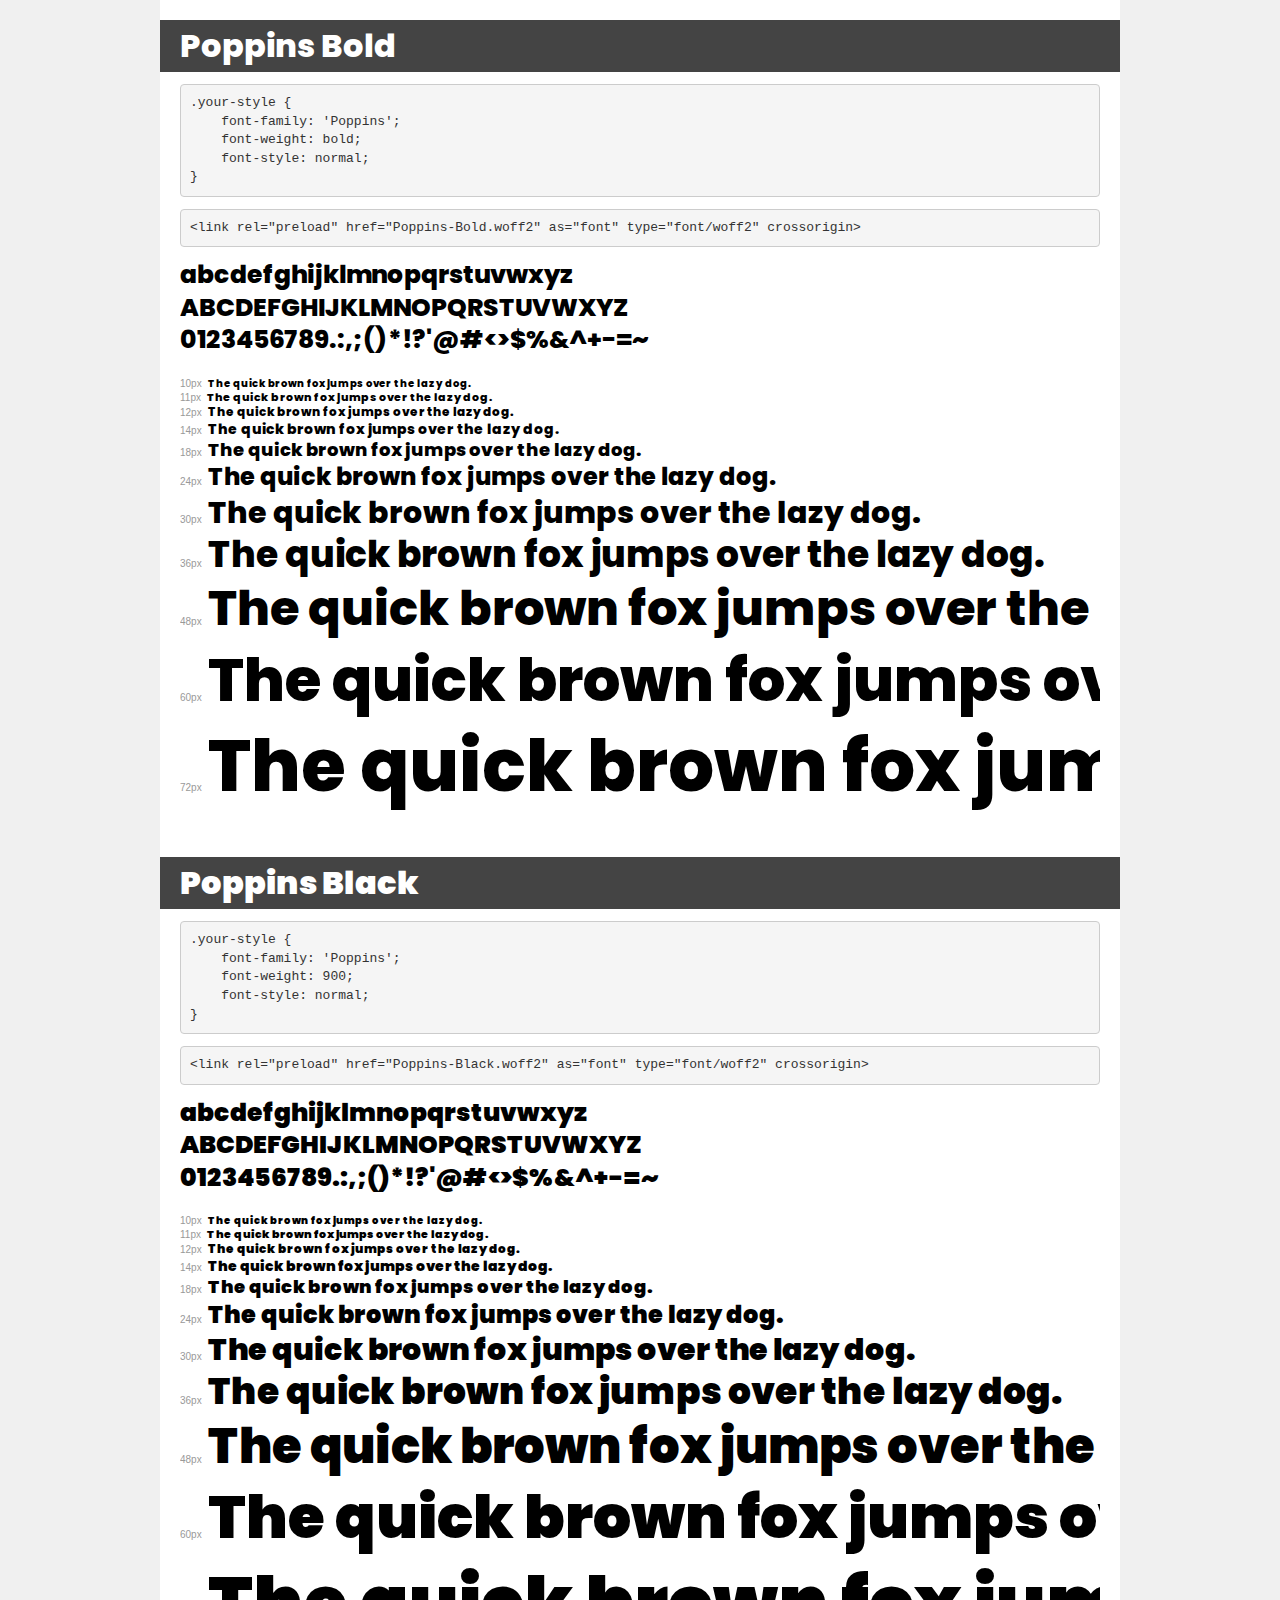
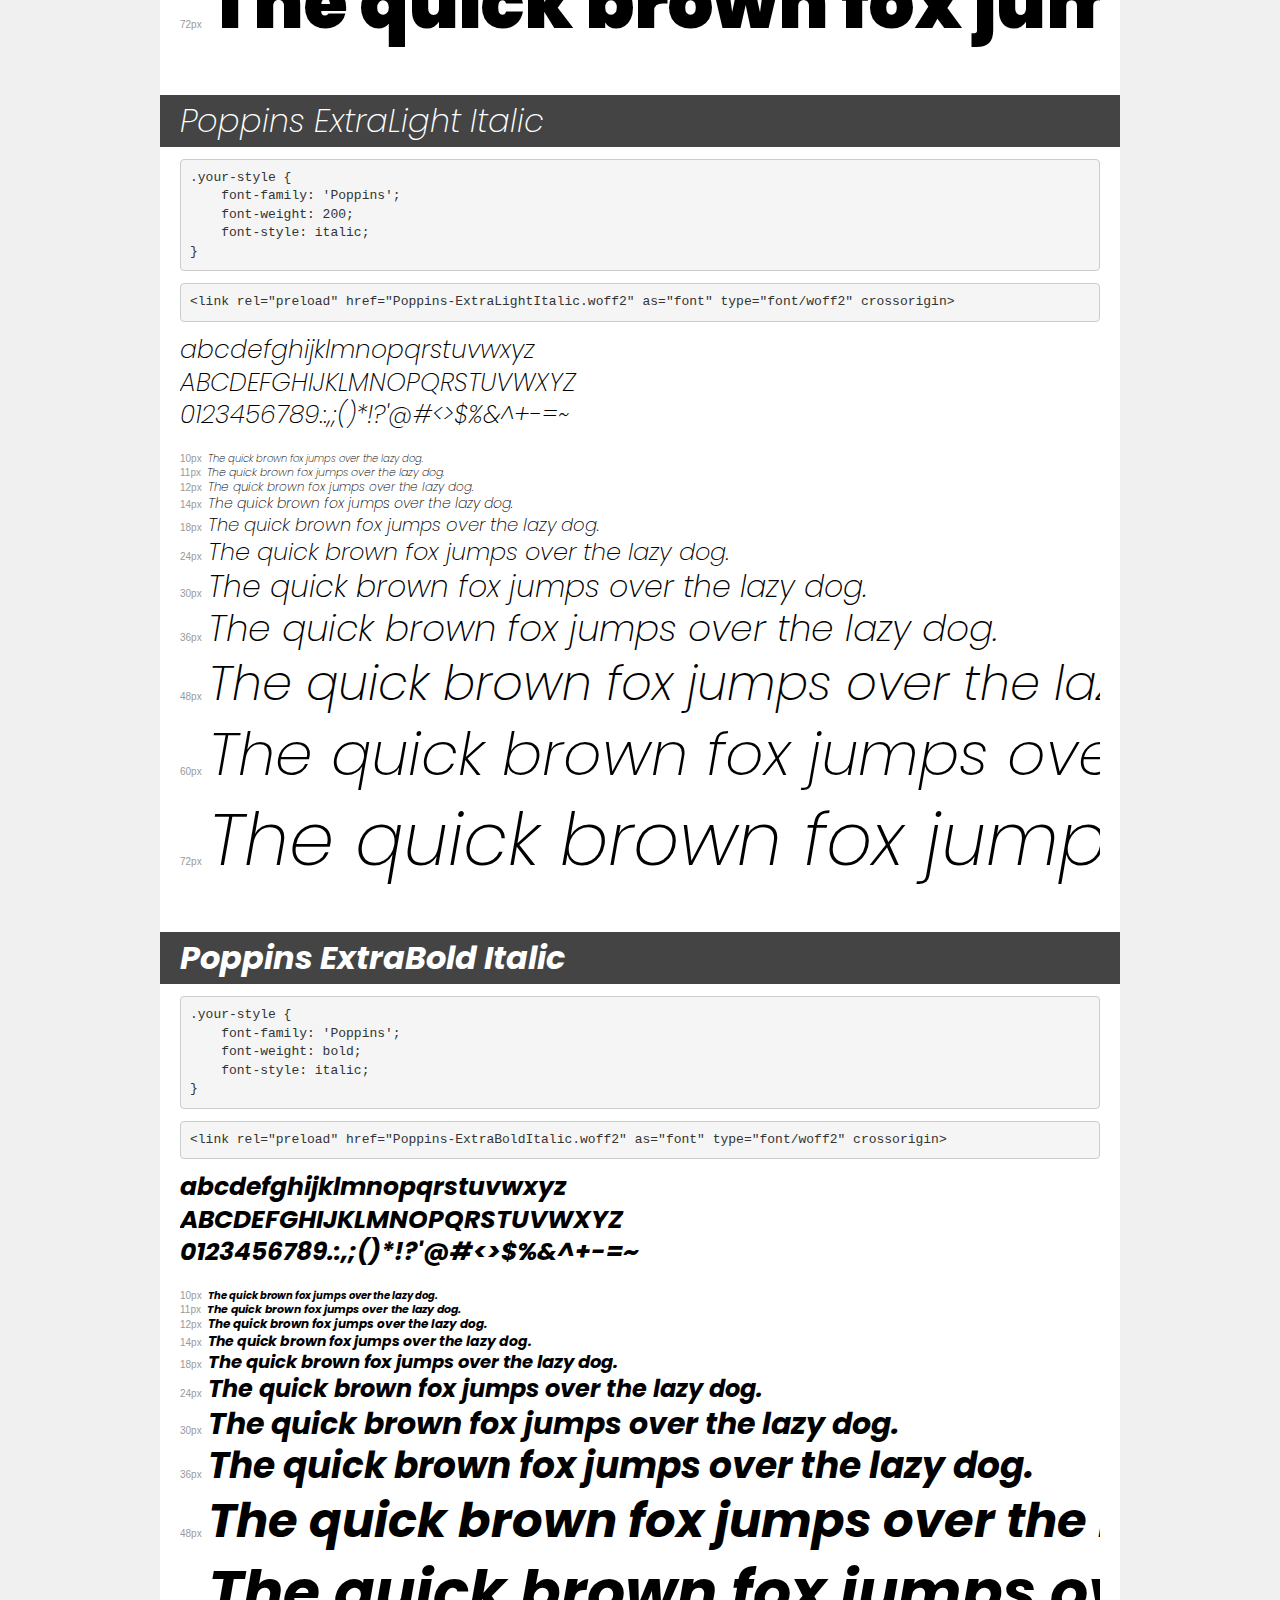
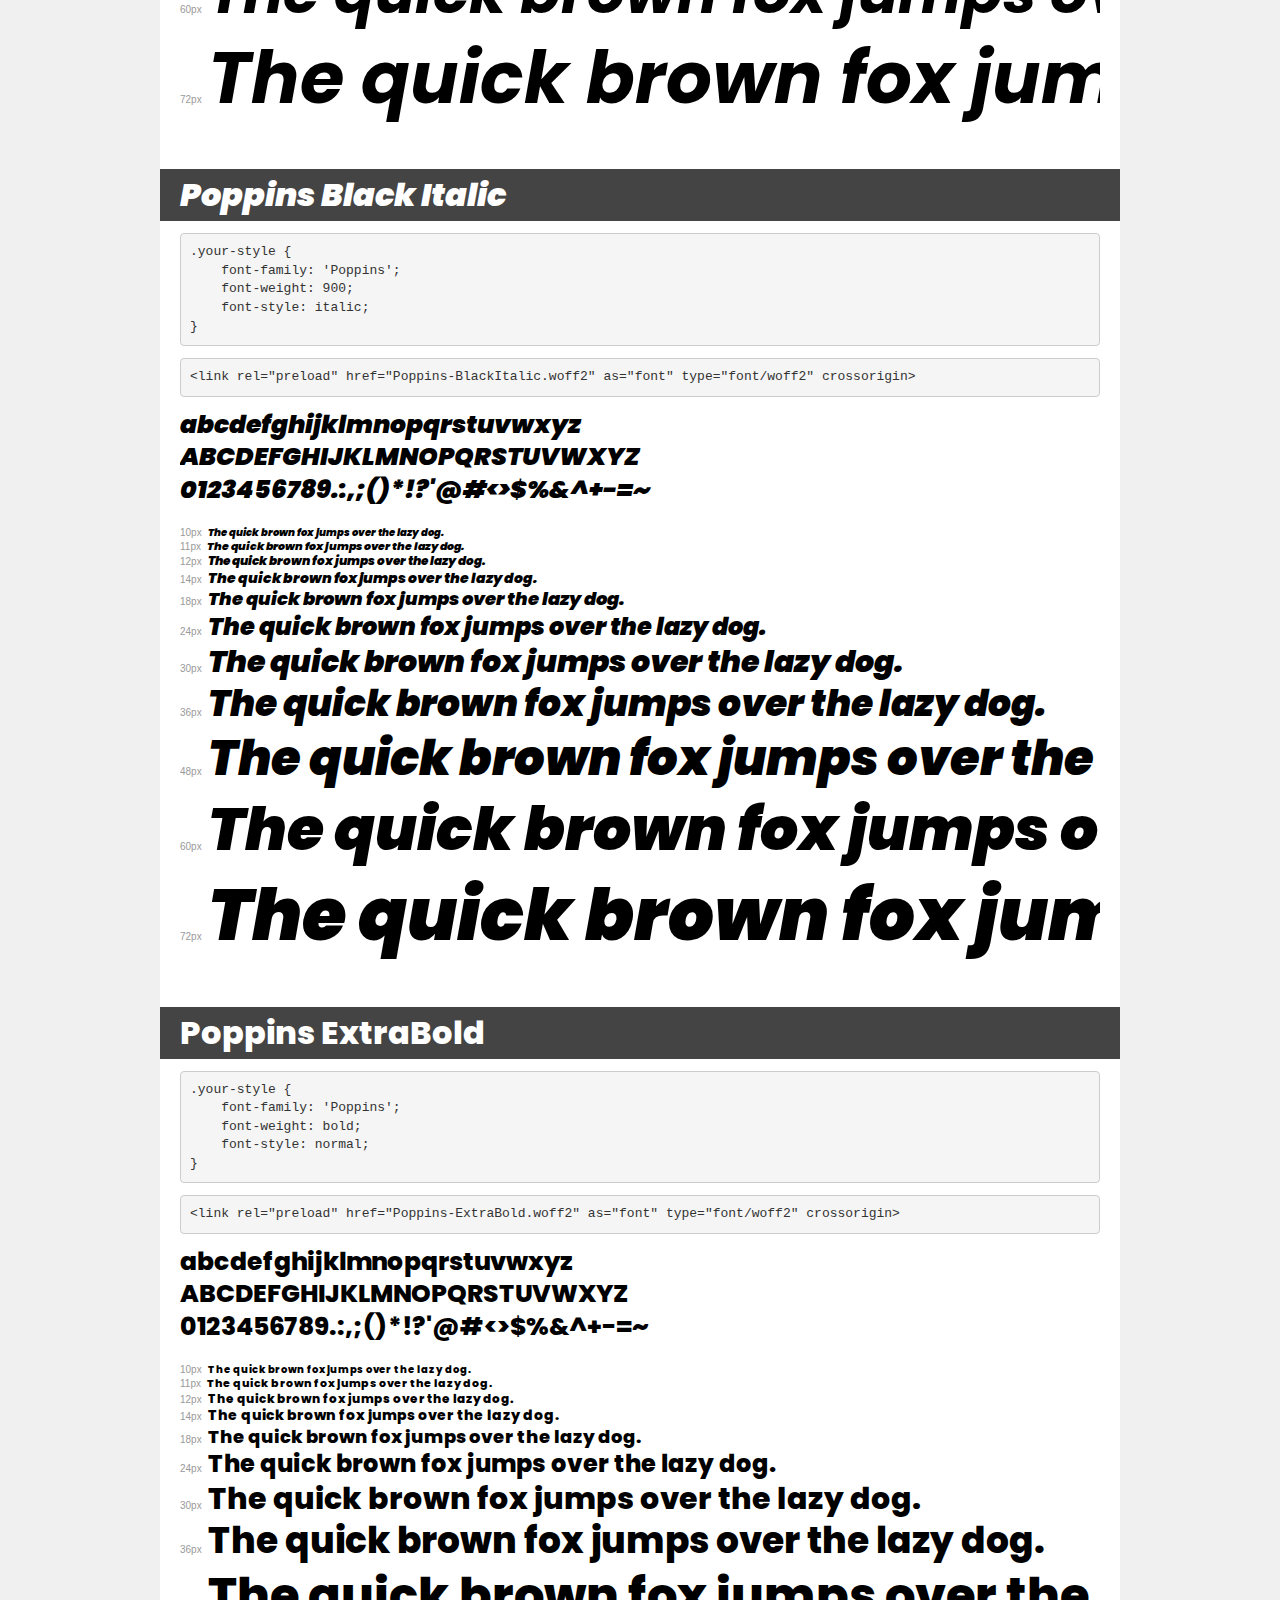
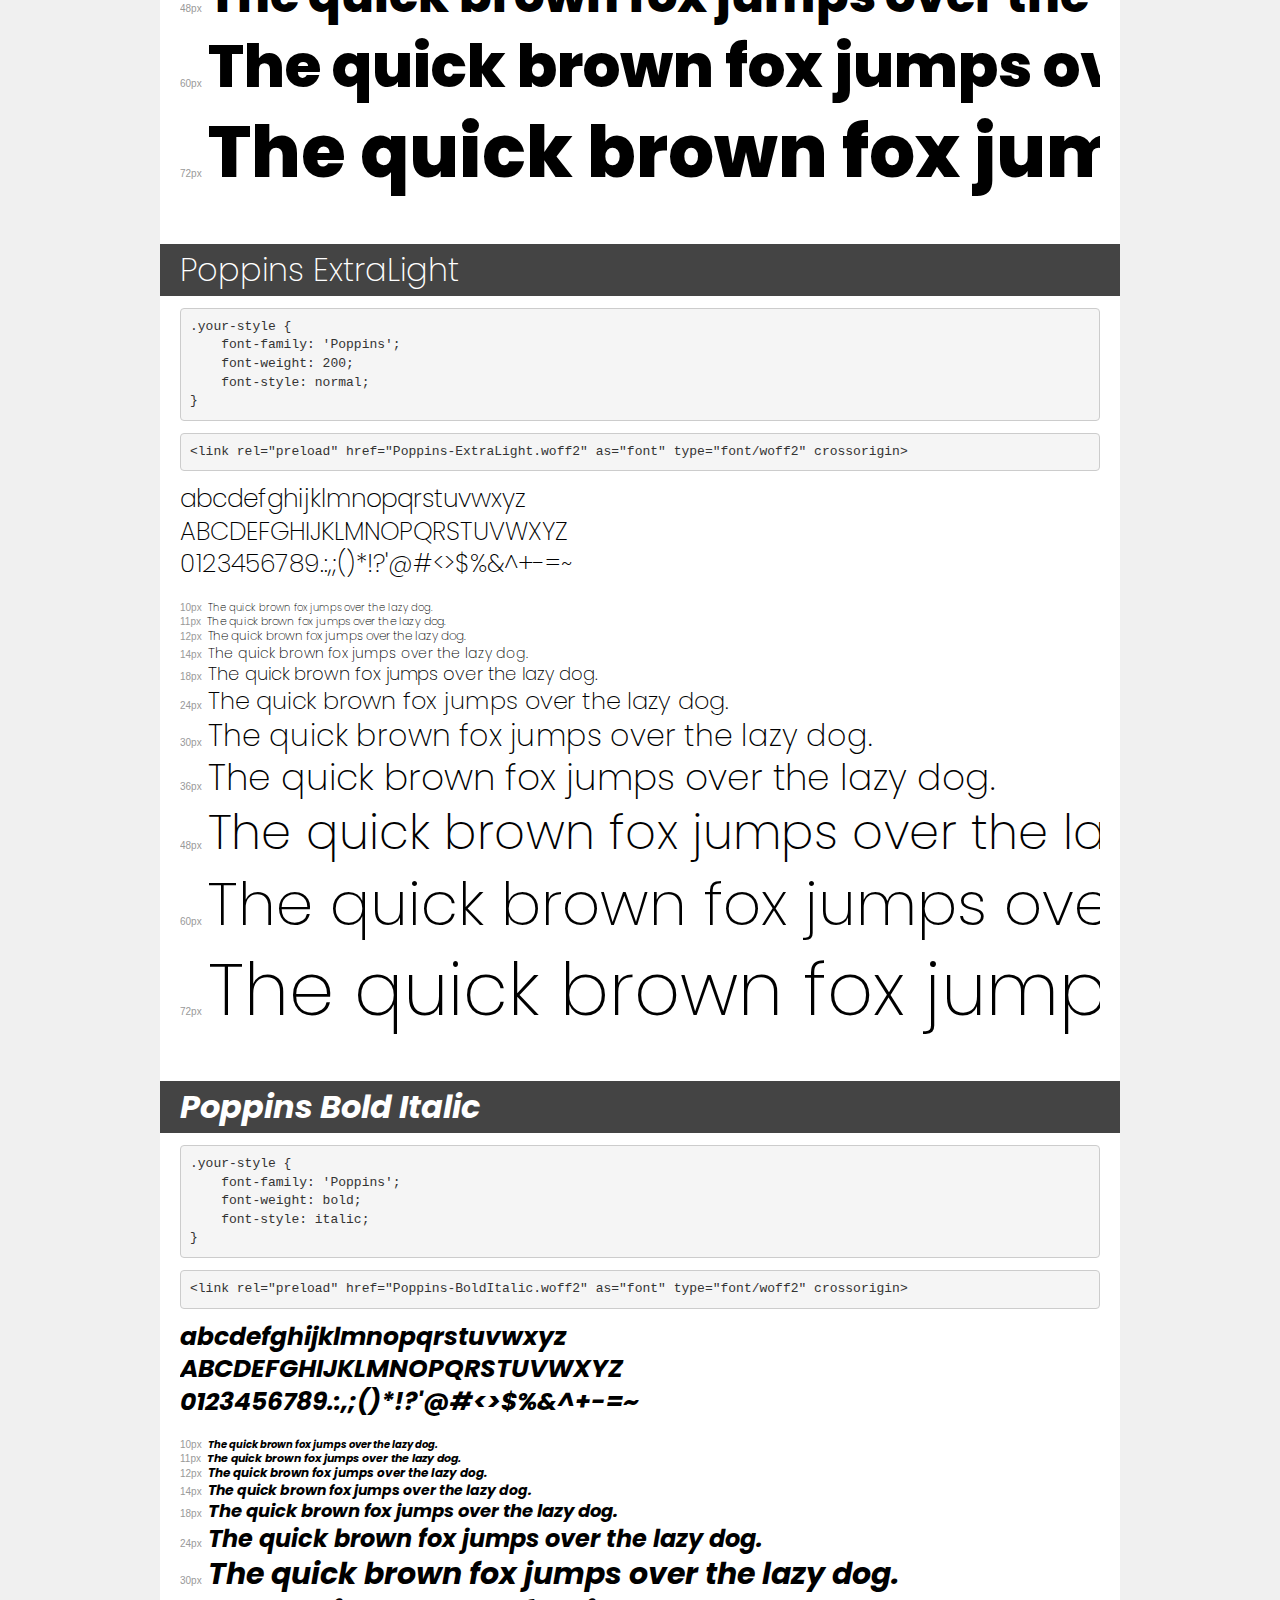
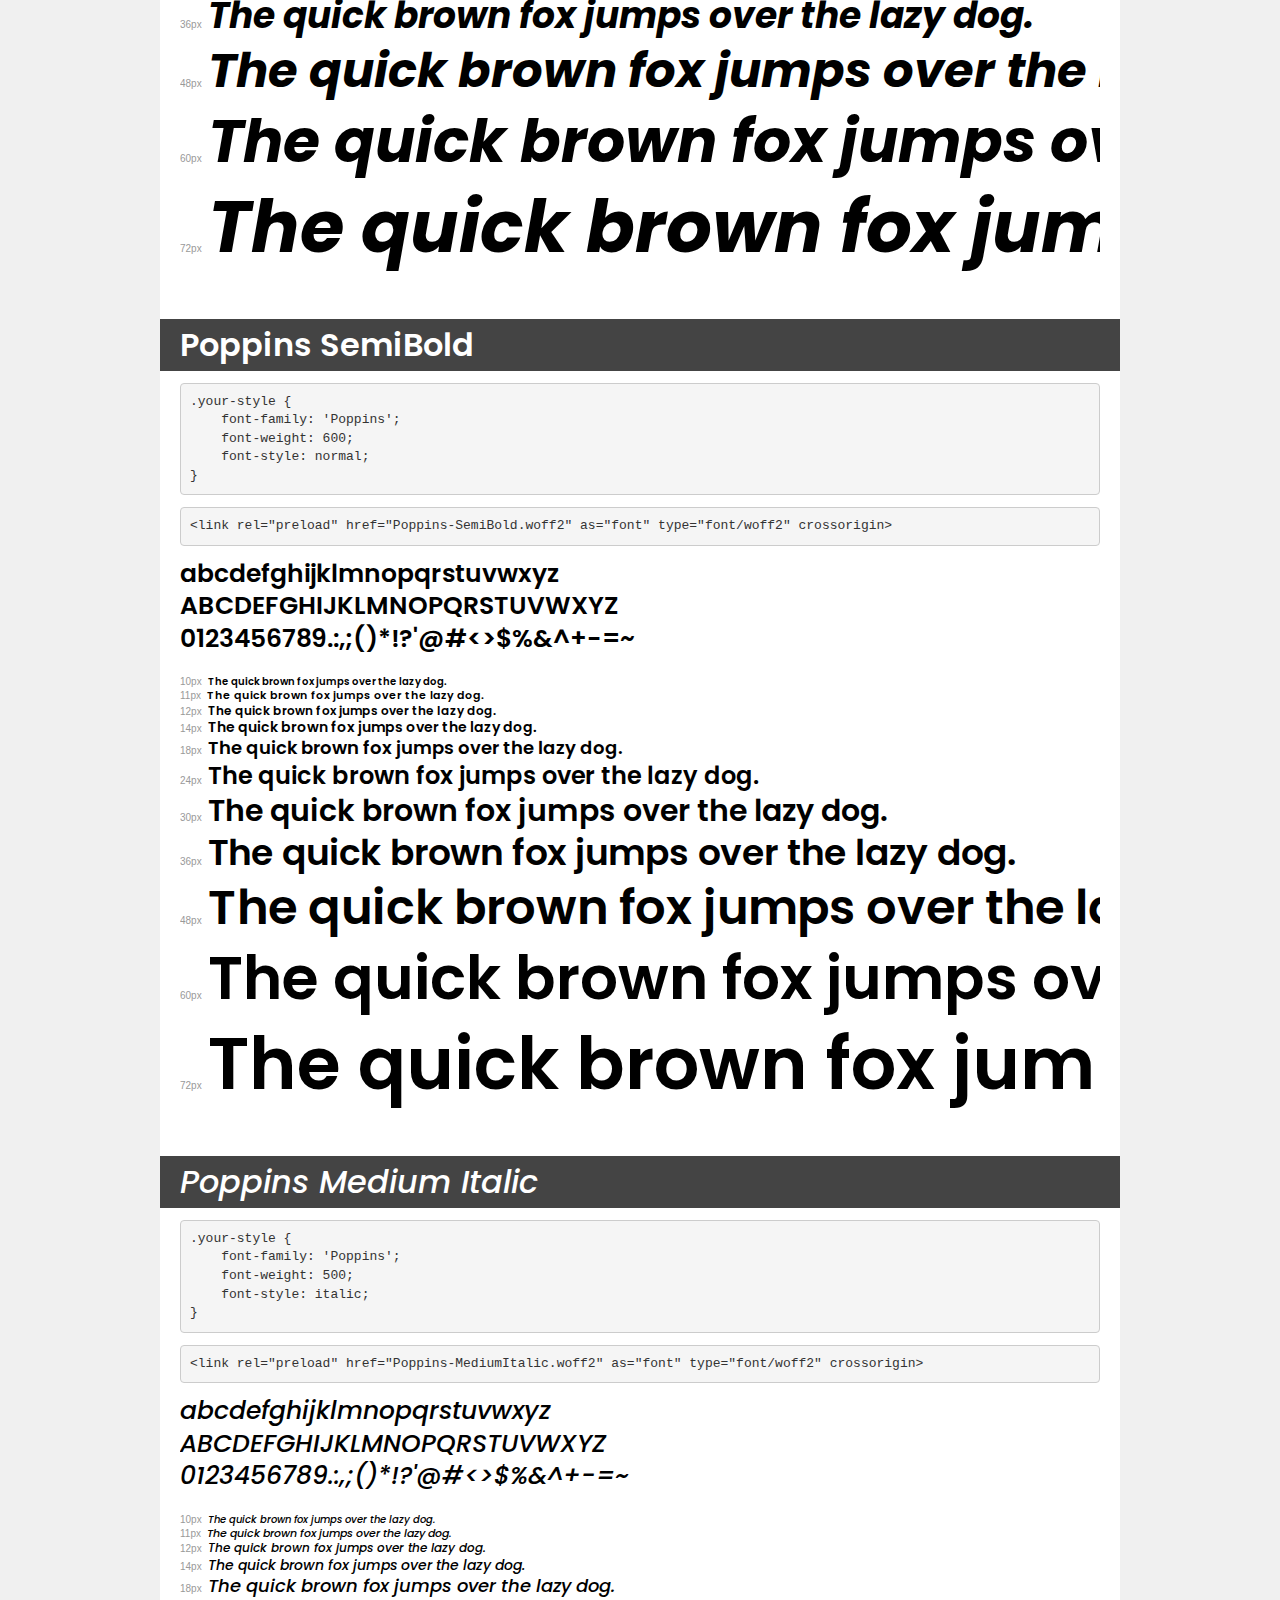
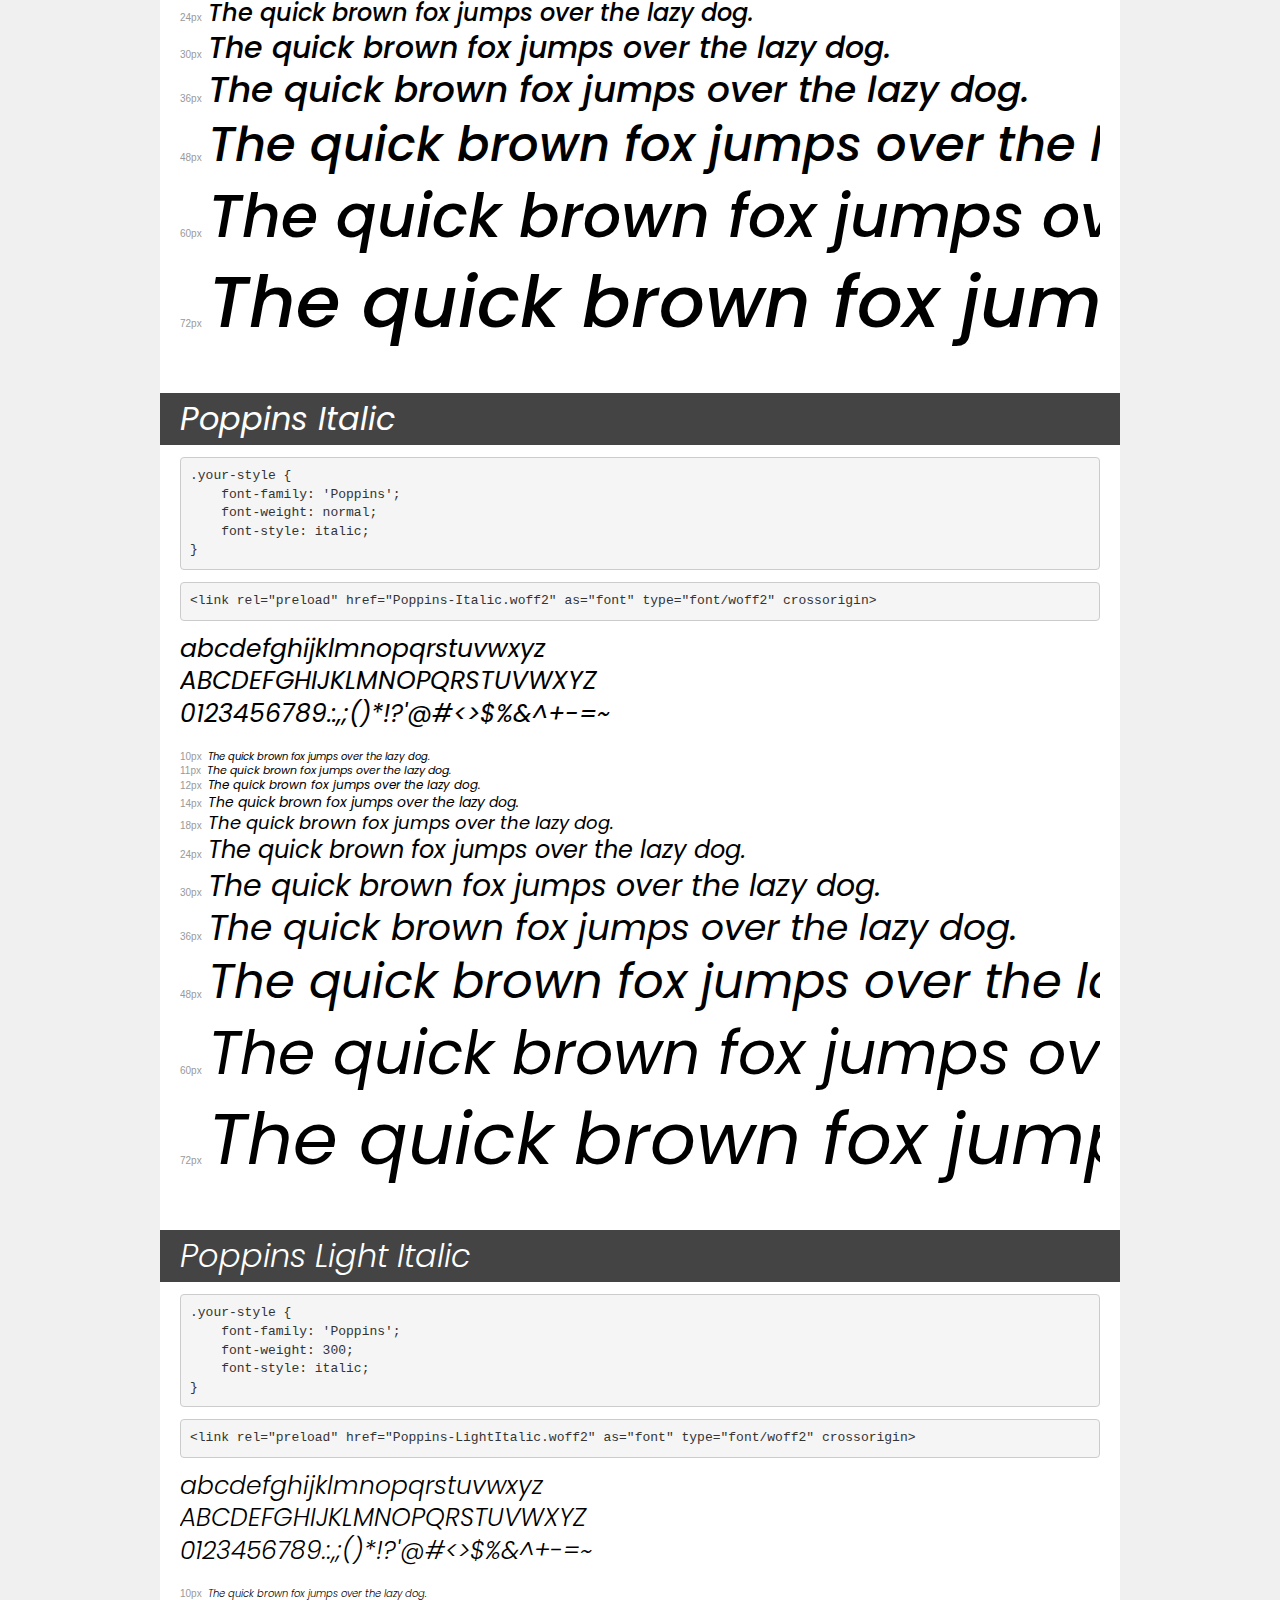
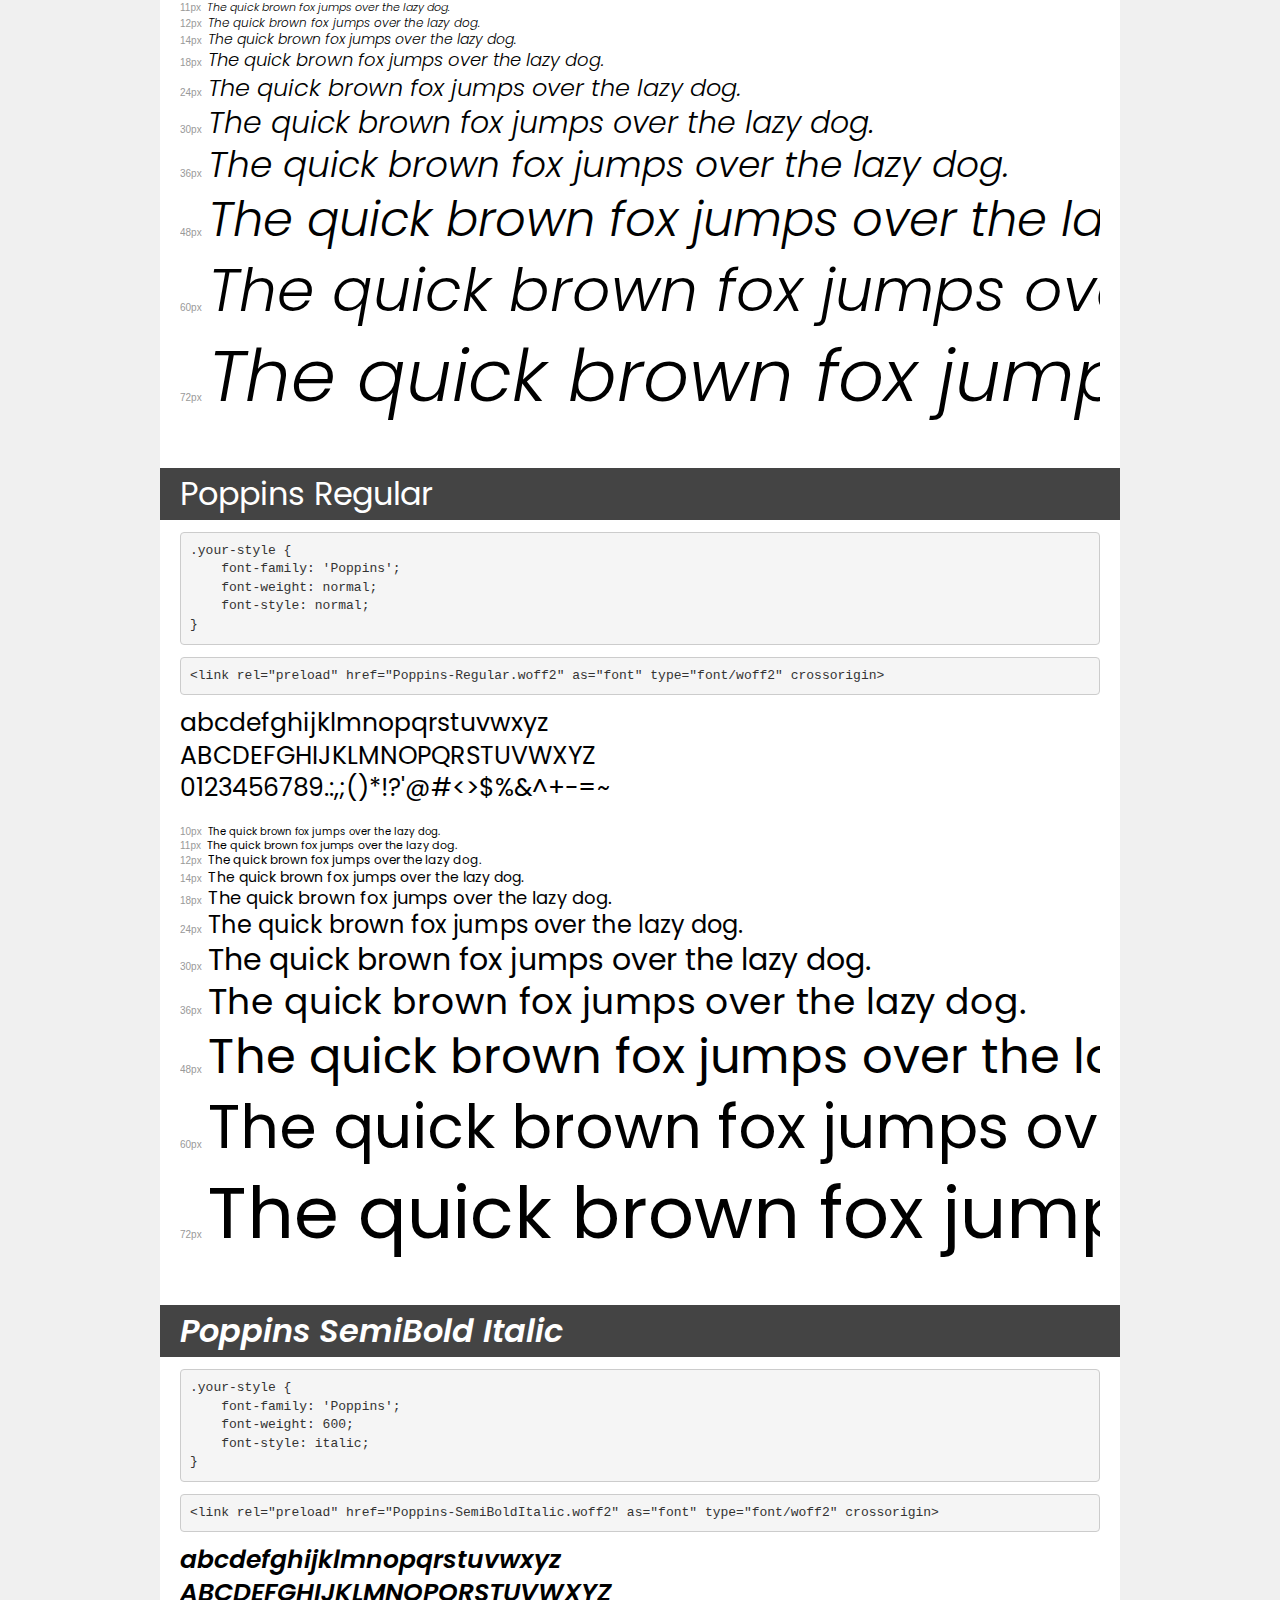
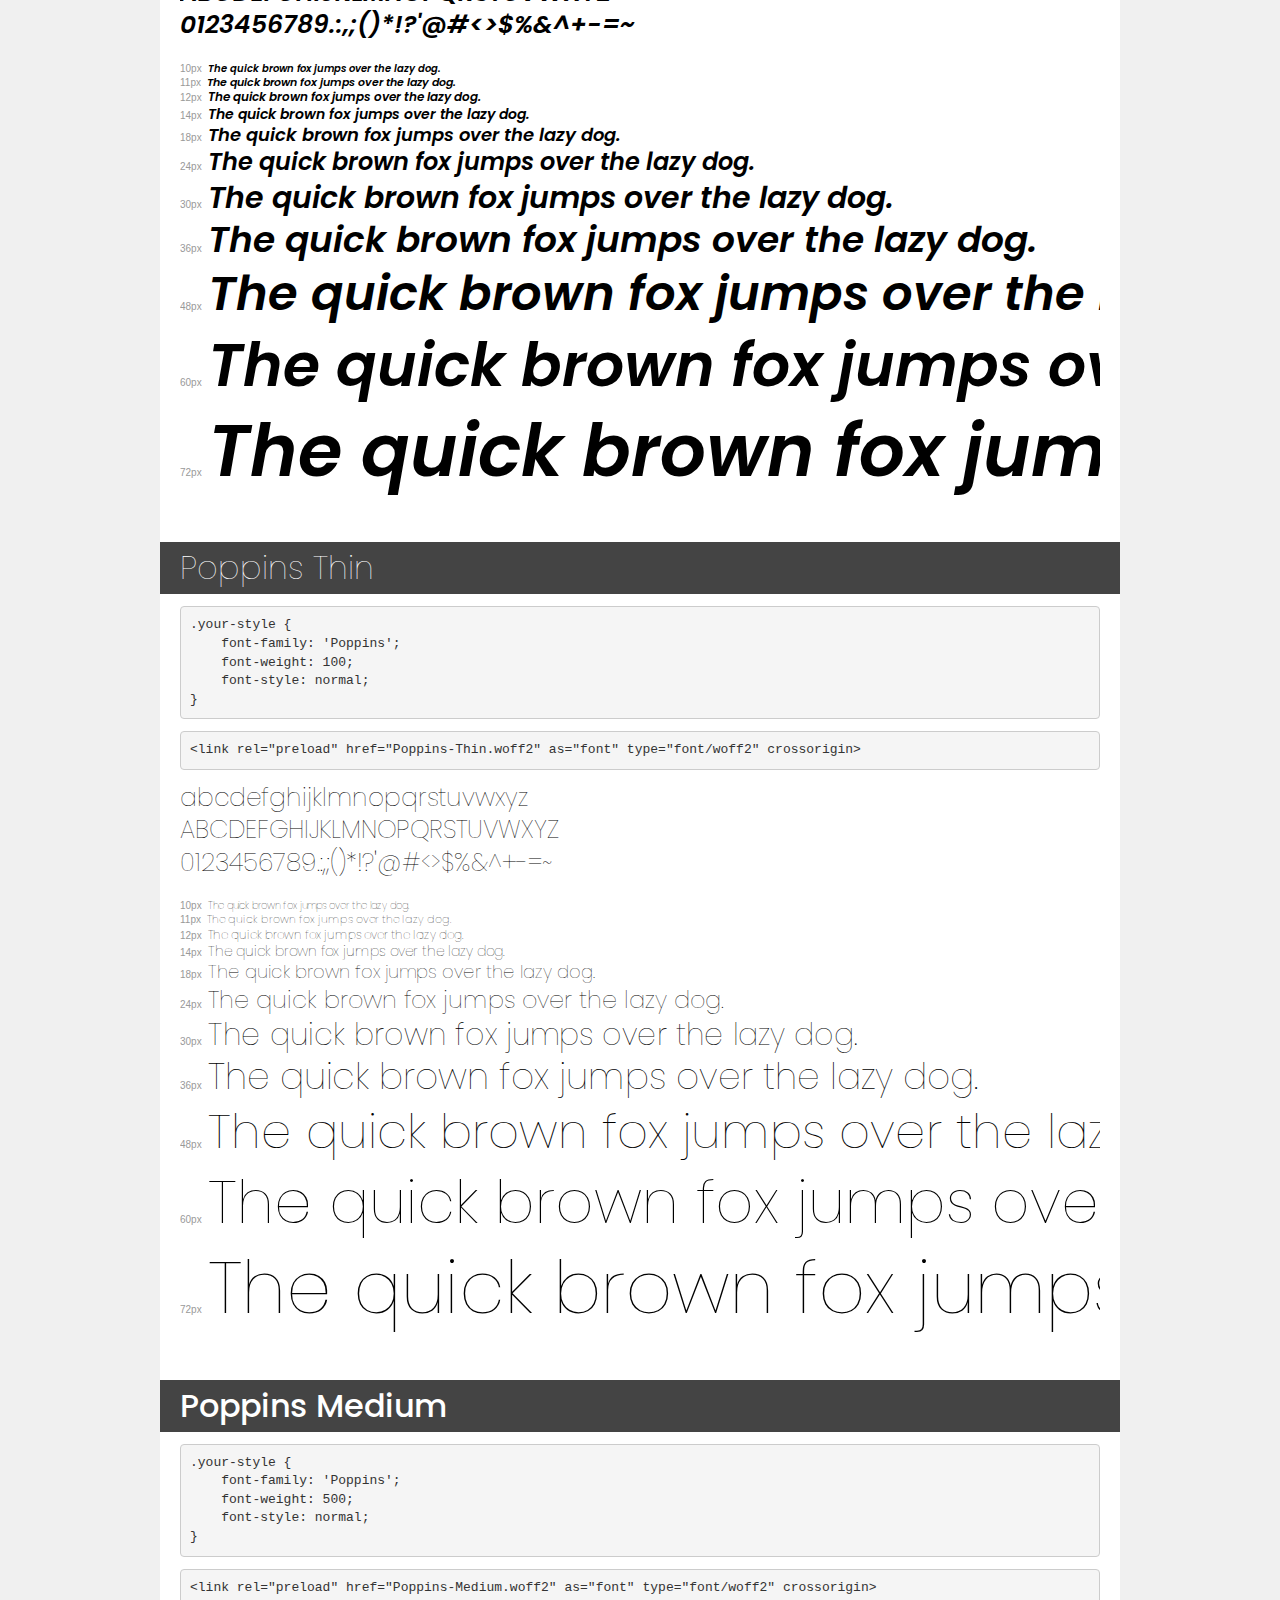
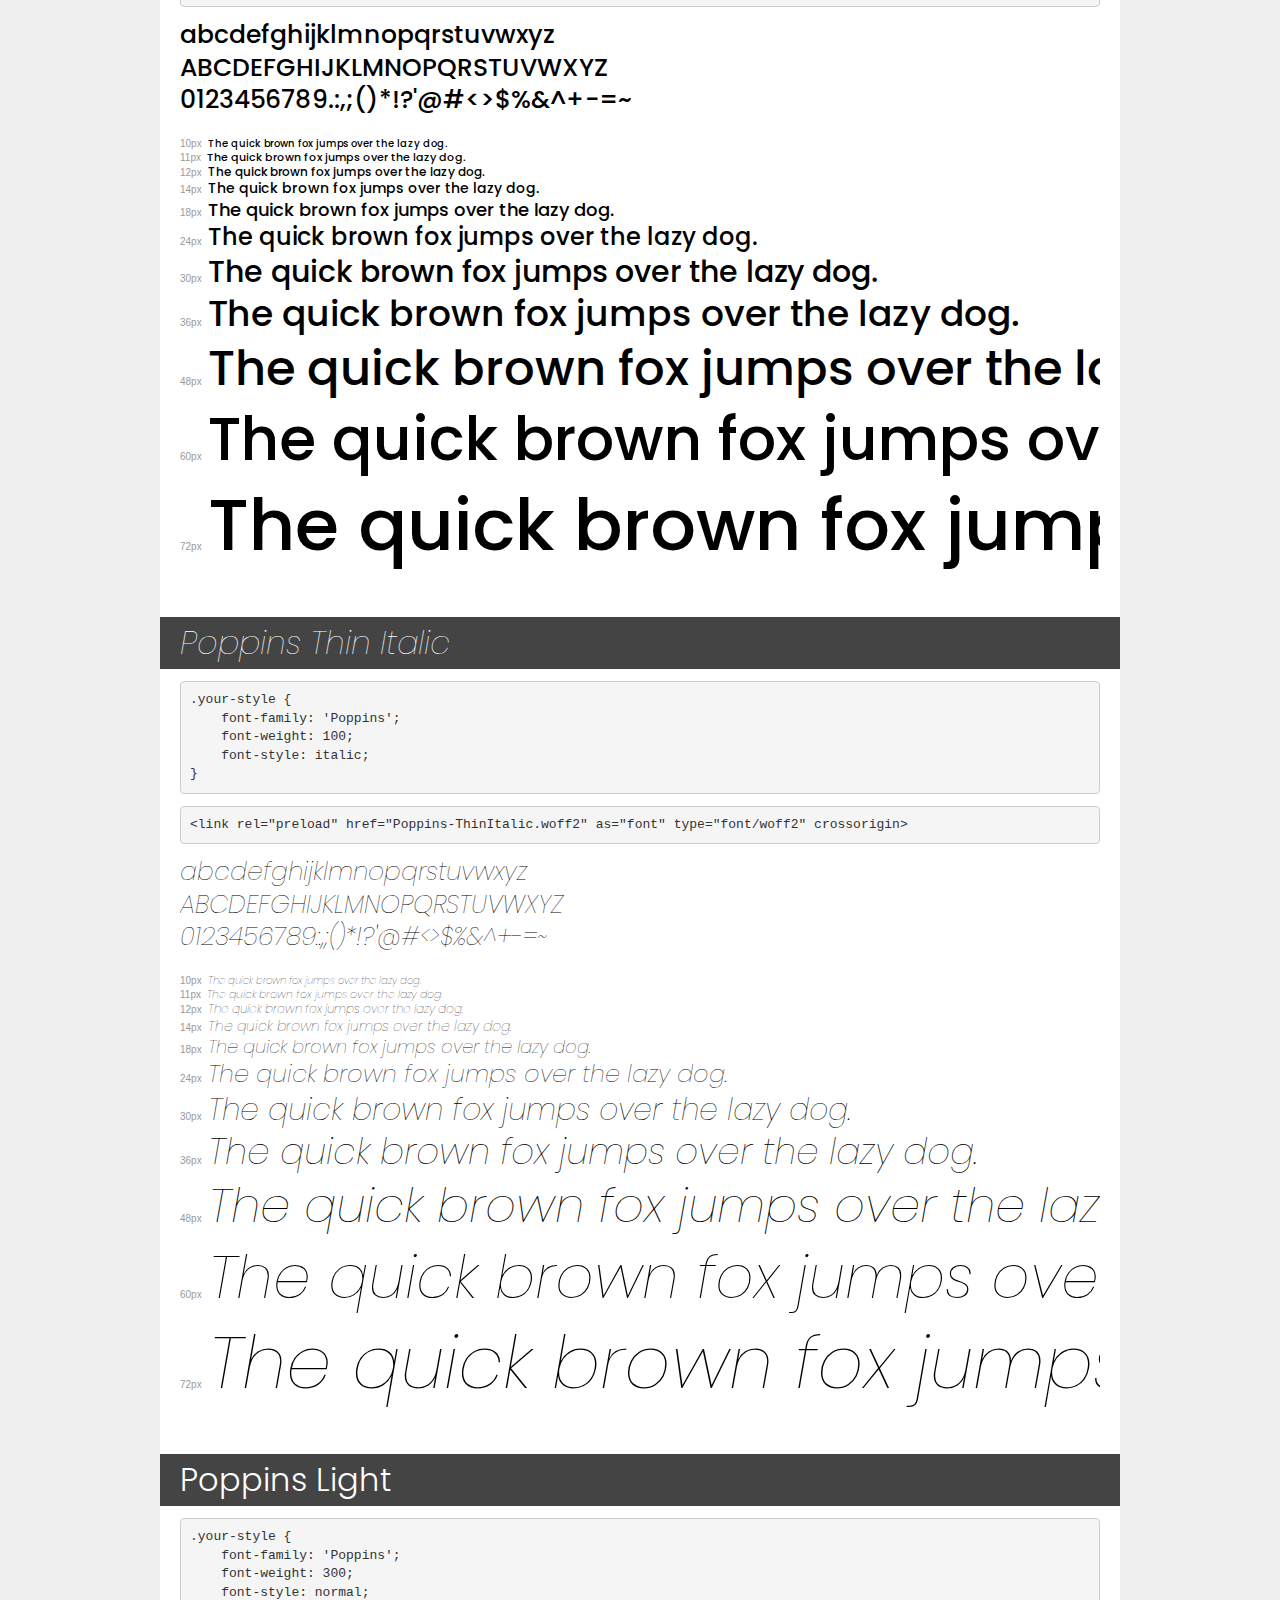
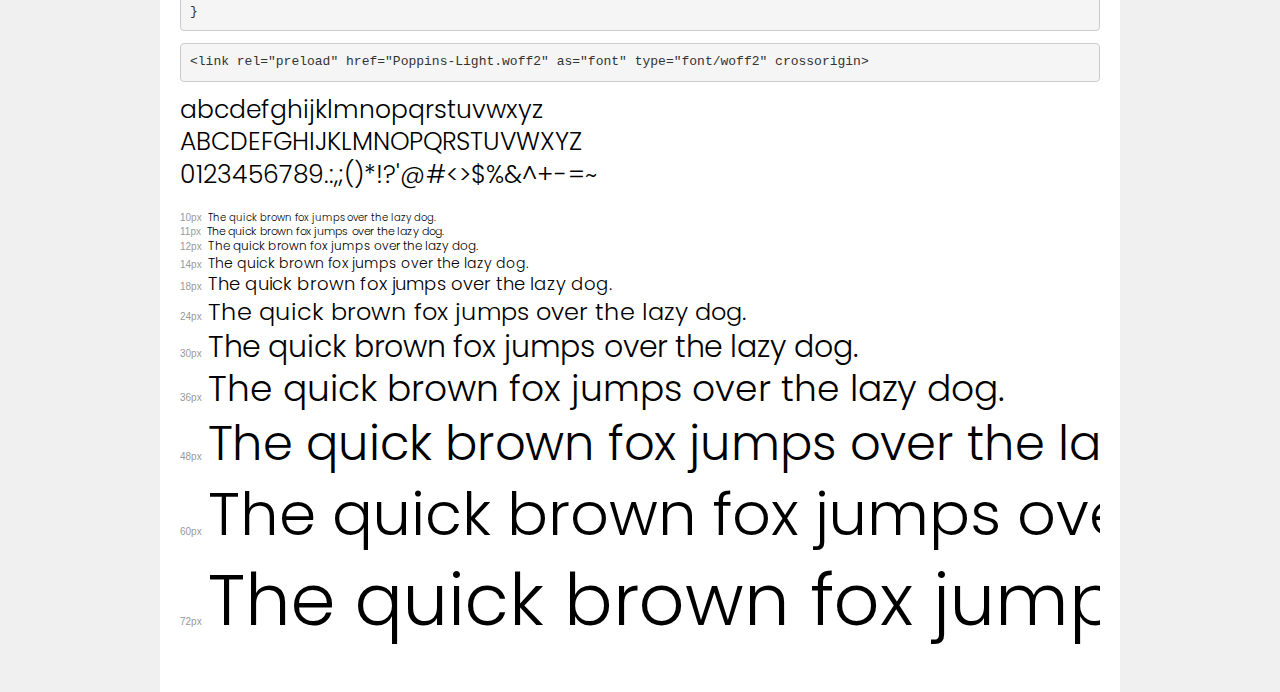
<file: extra/poppins/demo.html>
<!DOCTYPE html>
<html lang="en">
<head>
    <meta charset="utf-8">
    <meta http-equiv="X-UA-Compatible" content="IE=edge">
    <meta name="viewport" content="width=device-width, initial-scale=1">
    <meta name="robots" content="noindex, noarchive">
    <meta name="format-detection" content="telephone=no">
    <title>Transfonter demo</title>
    <link href="stylesheet.css" rel="stylesheet">
    <style>
        /*
        http://meyerweb.com/eric/tools/css/reset/
        v2.0 | 20110126
        License: none (public domain)
        */
        html, body, div, span, applet, object, iframe,
        h1, h2, h3, h4, h5, h6, p, blockquote, pre,
        a, abbr, acronym, address, big, cite, code,
        del, dfn, em, img, ins, kbd, q, s, samp,
        small, strike, strong, sub, sup, tt, var,
        b, u, i, center,
        dl, dt, dd, ol, ul, li,
        fieldset, form, label, legend,
        table, caption, tbody, tfoot, thead, tr, th, td,
        article, aside, canvas, details, embed,
        figure, figcaption, footer, header, hgroup,
        menu, nav, output, ruby, section, summary,
        time, mark, audio, video {
            margin: 0;
            padding: 0;
            border: 0;
            font-size: 100%;
            font: inherit;
            vertical-align: baseline;
        }
        /* HTML5 display-role reset for older browsers */
        article, aside, details, figcaption, figure,
        footer, header, hgroup, menu, nav, section {
            display: block;
        }
        body {
            line-height: 1;
        }
        ol, ul {
            list-style: none;
        }
        blockquote, q {
            quotes: none;
        }
        blockquote:before, blockquote:after,
        q:before, q:after {
            content: '';
            content: none;
        }
        table {
            border-collapse: collapse;
            border-spacing: 0;
        }
        /* demo styles */
        body {
            background: #f0f0f0;
            color: #000;
        }
        .page {
            background: #fff;
            width: 920px;
            margin: 0 auto;
            padding: 20px 20px 0 20px;
            overflow: hidden;
        }
        .font-container {
            overflow-x: auto;
            overflow-y: hidden;
            margin-bottom: 40px;
            line-height: 1.3;
            white-space: nowrap;
            padding-bottom: 5px;
        }
        h1 {
            position: relative;
            background: #444;
            font-size: 32px;
            color: #fff;
            padding: 10px 20px;
            margin: 0 -20px 12px -20px;
        }
        .letters {
            font-size: 25px;
            margin-bottom: 20px;
        }
        .s10:before {
            content: '10px';
        }
        .s11:before {
            content: '11px';
        }
        .s12:before {
            content: '12px';
        }
        .s14:before {
            content: '14px';
        }
        .s18:before {
            content: '18px';
        }
        .s24:before {
            content: '24px';
        }
        .s30:before {
            content: '30px';
        }
        .s36:before {
            content: '36px';
        }
        .s48:before {
            content: '48px';
        }
        .s60:before {
            content: '60px';
        }
        .s72:before {
            content: '72px';
        }
        .s10:before, .s11:before, .s12:before, .s14:before,
        .s18:before, .s24:before, .s30:before, .s36:before,
        .s48:before, .s60:before, .s72:before {
            font-family: Arial, sans-serif;
            font-size: 10px;
            font-weight: normal;
            font-style: normal;
            color: #999;
            padding-right: 6px;
        }
        pre {
            display: block;
            padding: 9px;
            margin: 0 0 12px;
            font-family: Monaco, Menlo, Consolas, "Courier New", monospace;
            font-size: 13px;
            line-height: 1.428571429;
            color: #333;
            font-weight: normal;
            font-style: normal;
            background-color: #f5f5f5;
            border: 1px solid #ccc;
            overflow-x: auto;
            border-radius: 4px;
        }
        /* responsive */
        @media (max-width: 959px) {
            .page {
                width: auto;
                margin: 0;
            }
        }
    </style>
</head>
<body>
<div class="page">
    <div class="demo">
        <h1 style="font-family: 'Poppins'; font-weight: bold; font-style: normal;">Poppins Bold</h1>
        <pre title="Usage">.your-style {
    font-family: 'Poppins';
    font-weight: bold;
    font-style: normal;
}</pre>
        <pre title="Preload (optional)">
&lt;link rel=&quot;preload&quot; href=&quot;Poppins-Bold.woff2&quot; as=&quot;font&quot; type=&quot;font/woff2&quot; crossorigin&gt;</pre>
        <div class="font-container" style="font-family: 'Poppins'; font-weight: bold; font-style: normal;">
            <p class="letters">
                abcdefghijklmnopqrstuvwxyz<br>
ABCDEFGHIJKLMNOPQRSTUVWXYZ<br>
                0123456789.:,;()*!?'@#&lt;&gt;$%&^+-=~
            </p>
            <p class="s10" style="font-size: 10px;">The quick brown fox jumps over the lazy dog.</p>
            <p class="s11" style="font-size: 11px;">The quick brown fox jumps over the lazy dog.</p>
            <p class="s12" style="font-size: 12px;">The quick brown fox jumps over the lazy dog.</p>
            <p class="s14" style="font-size: 14px;">The quick brown fox jumps over the lazy dog.</p>
            <p class="s18" style="font-size: 18px;">The quick brown fox jumps over the lazy dog.</p>
            <p class="s24" style="font-size: 24px;">The quick brown fox jumps over the lazy dog.</p>
            <p class="s30" style="font-size: 30px;">The quick brown fox jumps over the lazy dog.</p>
            <p class="s36" style="font-size: 36px;">The quick brown fox jumps over the lazy dog.</p>
            <p class="s48" style="font-size: 48px;">The quick brown fox jumps over the lazy dog.</p>
            <p class="s60" style="font-size: 60px;">The quick brown fox jumps over the lazy dog.</p>
            <p class="s72" style="font-size: 72px;">The quick brown fox jumps over the lazy dog.</p>
        </div>
    </div>

    <div class="demo">
        <h1 style="font-family: 'Poppins'; font-weight: 900; font-style: normal;">Poppins Black</h1>
        <pre title="Usage">.your-style {
    font-family: 'Poppins';
    font-weight: 900;
    font-style: normal;
}</pre>
        <pre title="Preload (optional)">
&lt;link rel=&quot;preload&quot; href=&quot;Poppins-Black.woff2&quot; as=&quot;font&quot; type=&quot;font/woff2&quot; crossorigin&gt;</pre>
        <div class="font-container" style="font-family: 'Poppins'; font-weight: 900; font-style: normal;">
            <p class="letters">
                abcdefghijklmnopqrstuvwxyz<br>
ABCDEFGHIJKLMNOPQRSTUVWXYZ<br>
                0123456789.:,;()*!?'@#&lt;&gt;$%&^+-=~
            </p>
            <p class="s10" style="font-size: 10px;">The quick brown fox jumps over the lazy dog.</p>
            <p class="s11" style="font-size: 11px;">The quick brown fox jumps over the lazy dog.</p>
            <p class="s12" style="font-size: 12px;">The quick brown fox jumps over the lazy dog.</p>
            <p class="s14" style="font-size: 14px;">The quick brown fox jumps over the lazy dog.</p>
            <p class="s18" style="font-size: 18px;">The quick brown fox jumps over the lazy dog.</p>
            <p class="s24" style="font-size: 24px;">The quick brown fox jumps over the lazy dog.</p>
            <p class="s30" style="font-size: 30px;">The quick brown fox jumps over the lazy dog.</p>
            <p class="s36" style="font-size: 36px;">The quick brown fox jumps over the lazy dog.</p>
            <p class="s48" style="font-size: 48px;">The quick brown fox jumps over the lazy dog.</p>
            <p class="s60" style="font-size: 60px;">The quick brown fox jumps over the lazy dog.</p>
            <p class="s72" style="font-size: 72px;">The quick brown fox jumps over the lazy dog.</p>
        </div>
    </div>

    <div class="demo">
        <h1 style="font-family: 'Poppins'; font-weight: 200; font-style: italic;">Poppins ExtraLight Italic</h1>
        <pre title="Usage">.your-style {
    font-family: 'Poppins';
    font-weight: 200;
    font-style: italic;
}</pre>
        <pre title="Preload (optional)">
&lt;link rel=&quot;preload&quot; href=&quot;Poppins-ExtraLightItalic.woff2&quot; as=&quot;font&quot; type=&quot;font/woff2&quot; crossorigin&gt;</pre>
        <div class="font-container" style="font-family: 'Poppins'; font-weight: 200; font-style: italic;">
            <p class="letters">
                abcdefghijklmnopqrstuvwxyz<br>
ABCDEFGHIJKLMNOPQRSTUVWXYZ<br>
                0123456789.:,;()*!?'@#&lt;&gt;$%&^+-=~
            </p>
            <p class="s10" style="font-size: 10px;">The quick brown fox jumps over the lazy dog.</p>
            <p class="s11" style="font-size: 11px;">The quick brown fox jumps over the lazy dog.</p>
            <p class="s12" style="font-size: 12px;">The quick brown fox jumps over the lazy dog.</p>
            <p class="s14" style="font-size: 14px;">The quick brown fox jumps over the lazy dog.</p>
            <p class="s18" style="font-size: 18px;">The quick brown fox jumps over the lazy dog.</p>
            <p class="s24" style="font-size: 24px;">The quick brown fox jumps over the lazy dog.</p>
            <p class="s30" style="font-size: 30px;">The quick brown fox jumps over the lazy dog.</p>
            <p class="s36" style="font-size: 36px;">The quick brown fox jumps over the lazy dog.</p>
            <p class="s48" style="font-size: 48px;">The quick brown fox jumps over the lazy dog.</p>
            <p class="s60" style="font-size: 60px;">The quick brown fox jumps over the lazy dog.</p>
            <p class="s72" style="font-size: 72px;">The quick brown fox jumps over the lazy dog.</p>
        </div>
    </div>

    <div class="demo">
        <h1 style="font-family: 'Poppins'; font-weight: bold; font-style: italic;">Poppins ExtraBold Italic</h1>
        <pre title="Usage">.your-style {
    font-family: 'Poppins';
    font-weight: bold;
    font-style: italic;
}</pre>
        <pre title="Preload (optional)">
&lt;link rel=&quot;preload&quot; href=&quot;Poppins-ExtraBoldItalic.woff2&quot; as=&quot;font&quot; type=&quot;font/woff2&quot; crossorigin&gt;</pre>
        <div class="font-container" style="font-family: 'Poppins'; font-weight: bold; font-style: italic;">
            <p class="letters">
                abcdefghijklmnopqrstuvwxyz<br>
ABCDEFGHIJKLMNOPQRSTUVWXYZ<br>
                0123456789.:,;()*!?'@#&lt;&gt;$%&^+-=~
            </p>
            <p class="s10" style="font-size: 10px;">The quick brown fox jumps over the lazy dog.</p>
            <p class="s11" style="font-size: 11px;">The quick brown fox jumps over the lazy dog.</p>
            <p class="s12" style="font-size: 12px;">The quick brown fox jumps over the lazy dog.</p>
            <p class="s14" style="font-size: 14px;">The quick brown fox jumps over the lazy dog.</p>
            <p class="s18" style="font-size: 18px;">The quick brown fox jumps over the lazy dog.</p>
            <p class="s24" style="font-size: 24px;">The quick brown fox jumps over the lazy dog.</p>
            <p class="s30" style="font-size: 30px;">The quick brown fox jumps over the lazy dog.</p>
            <p class="s36" style="font-size: 36px;">The quick brown fox jumps over the lazy dog.</p>
            <p class="s48" style="font-size: 48px;">The quick brown fox jumps over the lazy dog.</p>
            <p class="s60" style="font-size: 60px;">The quick brown fox jumps over the lazy dog.</p>
            <p class="s72" style="font-size: 72px;">The quick brown fox jumps over the lazy dog.</p>
        </div>
    </div>

    <div class="demo">
        <h1 style="font-family: 'Poppins'; font-weight: 900; font-style: italic;">Poppins Black Italic</h1>
        <pre title="Usage">.your-style {
    font-family: 'Poppins';
    font-weight: 900;
    font-style: italic;
}</pre>
        <pre title="Preload (optional)">
&lt;link rel=&quot;preload&quot; href=&quot;Poppins-BlackItalic.woff2&quot; as=&quot;font&quot; type=&quot;font/woff2&quot; crossorigin&gt;</pre>
        <div class="font-container" style="font-family: 'Poppins'; font-weight: 900; font-style: italic;">
            <p class="letters">
                abcdefghijklmnopqrstuvwxyz<br>
ABCDEFGHIJKLMNOPQRSTUVWXYZ<br>
                0123456789.:,;()*!?'@#&lt;&gt;$%&^+-=~
            </p>
            <p class="s10" style="font-size: 10px;">The quick brown fox jumps over the lazy dog.</p>
            <p class="s11" style="font-size: 11px;">The quick brown fox jumps over the lazy dog.</p>
            <p class="s12" style="font-size: 12px;">The quick brown fox jumps over the lazy dog.</p>
            <p class="s14" style="font-size: 14px;">The quick brown fox jumps over the lazy dog.</p>
            <p class="s18" style="font-size: 18px;">The quick brown fox jumps over the lazy dog.</p>
            <p class="s24" style="font-size: 24px;">The quick brown fox jumps over the lazy dog.</p>
            <p class="s30" style="font-size: 30px;">The quick brown fox jumps over the lazy dog.</p>
            <p class="s36" style="font-size: 36px;">The quick brown fox jumps over the lazy dog.</p>
            <p class="s48" style="font-size: 48px;">The quick brown fox jumps over the lazy dog.</p>
            <p class="s60" style="font-size: 60px;">The quick brown fox jumps over the lazy dog.</p>
            <p class="s72" style="font-size: 72px;">The quick brown fox jumps over the lazy dog.</p>
        </div>
    </div>

    <div class="demo">
        <h1 style="font-family: 'Poppins'; font-weight: bold; font-style: normal;">Poppins ExtraBold</h1>
        <pre title="Usage">.your-style {
    font-family: 'Poppins';
    font-weight: bold;
    font-style: normal;
}</pre>
        <pre title="Preload (optional)">
&lt;link rel=&quot;preload&quot; href=&quot;Poppins-ExtraBold.woff2&quot; as=&quot;font&quot; type=&quot;font/woff2&quot; crossorigin&gt;</pre>
        <div class="font-container" style="font-family: 'Poppins'; font-weight: bold; font-style: normal;">
            <p class="letters">
                abcdefghijklmnopqrstuvwxyz<br>
ABCDEFGHIJKLMNOPQRSTUVWXYZ<br>
                0123456789.:,;()*!?'@#&lt;&gt;$%&^+-=~
            </p>
            <p class="s10" style="font-size: 10px;">The quick brown fox jumps over the lazy dog.</p>
            <p class="s11" style="font-size: 11px;">The quick brown fox jumps over the lazy dog.</p>
            <p class="s12" style="font-size: 12px;">The quick brown fox jumps over the lazy dog.</p>
            <p class="s14" style="font-size: 14px;">The quick brown fox jumps over the lazy dog.</p>
            <p class="s18" style="font-size: 18px;">The quick brown fox jumps over the lazy dog.</p>
            <p class="s24" style="font-size: 24px;">The quick brown fox jumps over the lazy dog.</p>
            <p class="s30" style="font-size: 30px;">The quick brown fox jumps over the lazy dog.</p>
            <p class="s36" style="font-size: 36px;">The quick brown fox jumps over the lazy dog.</p>
            <p class="s48" style="font-size: 48px;">The quick brown fox jumps over the lazy dog.</p>
            <p class="s60" style="font-size: 60px;">The quick brown fox jumps over the lazy dog.</p>
            <p class="s72" style="font-size: 72px;">The quick brown fox jumps over the lazy dog.</p>
        </div>
    </div>

    <div class="demo">
        <h1 style="font-family: 'Poppins'; font-weight: 200; font-style: normal;">Poppins ExtraLight</h1>
        <pre title="Usage">.your-style {
    font-family: 'Poppins';
    font-weight: 200;
    font-style: normal;
}</pre>
        <pre title="Preload (optional)">
&lt;link rel=&quot;preload&quot; href=&quot;Poppins-ExtraLight.woff2&quot; as=&quot;font&quot; type=&quot;font/woff2&quot; crossorigin&gt;</pre>
        <div class="font-container" style="font-family: 'Poppins'; font-weight: 200; font-style: normal;">
            <p class="letters">
                abcdefghijklmnopqrstuvwxyz<br>
ABCDEFGHIJKLMNOPQRSTUVWXYZ<br>
                0123456789.:,;()*!?'@#&lt;&gt;$%&^+-=~
            </p>
            <p class="s10" style="font-size: 10px;">The quick brown fox jumps over the lazy dog.</p>
            <p class="s11" style="font-size: 11px;">The quick brown fox jumps over the lazy dog.</p>
            <p class="s12" style="font-size: 12px;">The quick brown fox jumps over the lazy dog.</p>
            <p class="s14" style="font-size: 14px;">The quick brown fox jumps over the lazy dog.</p>
            <p class="s18" style="font-size: 18px;">The quick brown fox jumps over the lazy dog.</p>
            <p class="s24" style="font-size: 24px;">The quick brown fox jumps over the lazy dog.</p>
            <p class="s30" style="font-size: 30px;">The quick brown fox jumps over the lazy dog.</p>
            <p class="s36" style="font-size: 36px;">The quick brown fox jumps over the lazy dog.</p>
            <p class="s48" style="font-size: 48px;">The quick brown fox jumps over the lazy dog.</p>
            <p class="s60" style="font-size: 60px;">The quick brown fox jumps over the lazy dog.</p>
            <p class="s72" style="font-size: 72px;">The quick brown fox jumps over the lazy dog.</p>
        </div>
    </div>

    <div class="demo">
        <h1 style="font-family: 'Poppins'; font-weight: bold; font-style: italic;">Poppins Bold Italic</h1>
        <pre title="Usage">.your-style {
    font-family: 'Poppins';
    font-weight: bold;
    font-style: italic;
}</pre>
        <pre title="Preload (optional)">
&lt;link rel=&quot;preload&quot; href=&quot;Poppins-BoldItalic.woff2&quot; as=&quot;font&quot; type=&quot;font/woff2&quot; crossorigin&gt;</pre>
        <div class="font-container" style="font-family: 'Poppins'; font-weight: bold; font-style: italic;">
            <p class="letters">
                abcdefghijklmnopqrstuvwxyz<br>
ABCDEFGHIJKLMNOPQRSTUVWXYZ<br>
                0123456789.:,;()*!?'@#&lt;&gt;$%&^+-=~
            </p>
            <p class="s10" style="font-size: 10px;">The quick brown fox jumps over the lazy dog.</p>
            <p class="s11" style="font-size: 11px;">The quick brown fox jumps over the lazy dog.</p>
            <p class="s12" style="font-size: 12px;">The quick brown fox jumps over the lazy dog.</p>
            <p class="s14" style="font-size: 14px;">The quick brown fox jumps over the lazy dog.</p>
            <p class="s18" style="font-size: 18px;">The quick brown fox jumps over the lazy dog.</p>
            <p class="s24" style="font-size: 24px;">The quick brown fox jumps over the lazy dog.</p>
            <p class="s30" style="font-size: 30px;">The quick brown fox jumps over the lazy dog.</p>
            <p class="s36" style="font-size: 36px;">The quick brown fox jumps over the lazy dog.</p>
            <p class="s48" style="font-size: 48px;">The quick brown fox jumps over the lazy dog.</p>
            <p class="s60" style="font-size: 60px;">The quick brown fox jumps over the lazy dog.</p>
            <p class="s72" style="font-size: 72px;">The quick brown fox jumps over the lazy dog.</p>
        </div>
    </div>

    <div class="demo">
        <h1 style="font-family: 'Poppins'; font-weight: 600; font-style: normal;">Poppins SemiBold</h1>
        <pre title="Usage">.your-style {
    font-family: 'Poppins';
    font-weight: 600;
    font-style: normal;
}</pre>
        <pre title="Preload (optional)">
&lt;link rel=&quot;preload&quot; href=&quot;Poppins-SemiBold.woff2&quot; as=&quot;font&quot; type=&quot;font/woff2&quot; crossorigin&gt;</pre>
        <div class="font-container" style="font-family: 'Poppins'; font-weight: 600; font-style: normal;">
            <p class="letters">
                abcdefghijklmnopqrstuvwxyz<br>
ABCDEFGHIJKLMNOPQRSTUVWXYZ<br>
                0123456789.:,;()*!?'@#&lt;&gt;$%&^+-=~
            </p>
            <p class="s10" style="font-size: 10px;">The quick brown fox jumps over the lazy dog.</p>
            <p class="s11" style="font-size: 11px;">The quick brown fox jumps over the lazy dog.</p>
            <p class="s12" style="font-size: 12px;">The quick brown fox jumps over the lazy dog.</p>
            <p class="s14" style="font-size: 14px;">The quick brown fox jumps over the lazy dog.</p>
            <p class="s18" style="font-size: 18px;">The quick brown fox jumps over the lazy dog.</p>
            <p class="s24" style="font-size: 24px;">The quick brown fox jumps over the lazy dog.</p>
            <p class="s30" style="font-size: 30px;">The quick brown fox jumps over the lazy dog.</p>
            <p class="s36" style="font-size: 36px;">The quick brown fox jumps over the lazy dog.</p>
            <p class="s48" style="font-size: 48px;">The quick brown fox jumps over the lazy dog.</p>
            <p class="s60" style="font-size: 60px;">The quick brown fox jumps over the lazy dog.</p>
            <p class="s72" style="font-size: 72px;">The quick brown fox jumps over the lazy dog.</p>
        </div>
    </div>

    <div class="demo">
        <h1 style="font-family: 'Poppins'; font-weight: 500; font-style: italic;">Poppins Medium Italic</h1>
        <pre title="Usage">.your-style {
    font-family: 'Poppins';
    font-weight: 500;
    font-style: italic;
}</pre>
        <pre title="Preload (optional)">
&lt;link rel=&quot;preload&quot; href=&quot;Poppins-MediumItalic.woff2&quot; as=&quot;font&quot; type=&quot;font/woff2&quot; crossorigin&gt;</pre>
        <div class="font-container" style="font-family: 'Poppins'; font-weight: 500; font-style: italic;">
            <p class="letters">
                abcdefghijklmnopqrstuvwxyz<br>
ABCDEFGHIJKLMNOPQRSTUVWXYZ<br>
                0123456789.:,;()*!?'@#&lt;&gt;$%&^+-=~
            </p>
            <p class="s10" style="font-size: 10px;">The quick brown fox jumps over the lazy dog.</p>
            <p class="s11" style="font-size: 11px;">The quick brown fox jumps over the lazy dog.</p>
            <p class="s12" style="font-size: 12px;">The quick brown fox jumps over the lazy dog.</p>
            <p class="s14" style="font-size: 14px;">The quick brown fox jumps over the lazy dog.</p>
            <p class="s18" style="font-size: 18px;">The quick brown fox jumps over the lazy dog.</p>
            <p class="s24" style="font-size: 24px;">The quick brown fox jumps over the lazy dog.</p>
            <p class="s30" style="font-size: 30px;">The quick brown fox jumps over the lazy dog.</p>
            <p class="s36" style="font-size: 36px;">The quick brown fox jumps over the lazy dog.</p>
            <p class="s48" style="font-size: 48px;">The quick brown fox jumps over the lazy dog.</p>
            <p class="s60" style="font-size: 60px;">The quick brown fox jumps over the lazy dog.</p>
            <p class="s72" style="font-size: 72px;">The quick brown fox jumps over the lazy dog.</p>
        </div>
    </div>

    <div class="demo">
        <h1 style="font-family: 'Poppins'; font-weight: normal; font-style: italic;">Poppins Italic</h1>
        <pre title="Usage">.your-style {
    font-family: 'Poppins';
    font-weight: normal;
    font-style: italic;
}</pre>
        <pre title="Preload (optional)">
&lt;link rel=&quot;preload&quot; href=&quot;Poppins-Italic.woff2&quot; as=&quot;font&quot; type=&quot;font/woff2&quot; crossorigin&gt;</pre>
        <div class="font-container" style="font-family: 'Poppins'; font-weight: normal; font-style: italic;">
            <p class="letters">
                abcdefghijklmnopqrstuvwxyz<br>
ABCDEFGHIJKLMNOPQRSTUVWXYZ<br>
                0123456789.:,;()*!?'@#&lt;&gt;$%&^+-=~
            </p>
            <p class="s10" style="font-size: 10px;">The quick brown fox jumps over the lazy dog.</p>
            <p class="s11" style="font-size: 11px;">The quick brown fox jumps over the lazy dog.</p>
            <p class="s12" style="font-size: 12px;">The quick brown fox jumps over the lazy dog.</p>
            <p class="s14" style="font-size: 14px;">The quick brown fox jumps over the lazy dog.</p>
            <p class="s18" style="font-size: 18px;">The quick brown fox jumps over the lazy dog.</p>
            <p class="s24" style="font-size: 24px;">The quick brown fox jumps over the lazy dog.</p>
            <p class="s30" style="font-size: 30px;">The quick brown fox jumps over the lazy dog.</p>
            <p class="s36" style="font-size: 36px;">The quick brown fox jumps over the lazy dog.</p>
            <p class="s48" style="font-size: 48px;">The quick brown fox jumps over the lazy dog.</p>
            <p class="s60" style="font-size: 60px;">The quick brown fox jumps over the lazy dog.</p>
            <p class="s72" style="font-size: 72px;">The quick brown fox jumps over the lazy dog.</p>
        </div>
    </div>

    <div class="demo">
        <h1 style="font-family: 'Poppins'; font-weight: 300; font-style: italic;">Poppins Light Italic</h1>
        <pre title="Usage">.your-style {
    font-family: 'Poppins';
    font-weight: 300;
    font-style: italic;
}</pre>
        <pre title="Preload (optional)">
&lt;link rel=&quot;preload&quot; href=&quot;Poppins-LightItalic.woff2&quot; as=&quot;font&quot; type=&quot;font/woff2&quot; crossorigin&gt;</pre>
        <div class="font-container" style="font-family: 'Poppins'; font-weight: 300; font-style: italic;">
            <p class="letters">
                abcdefghijklmnopqrstuvwxyz<br>
ABCDEFGHIJKLMNOPQRSTUVWXYZ<br>
                0123456789.:,;()*!?'@#&lt;&gt;$%&^+-=~
            </p>
            <p class="s10" style="font-size: 10px;">The quick brown fox jumps over the lazy dog.</p>
            <p class="s11" style="font-size: 11px;">The quick brown fox jumps over the lazy dog.</p>
            <p class="s12" style="font-size: 12px;">The quick brown fox jumps over the lazy dog.</p>
            <p class="s14" style="font-size: 14px;">The quick brown fox jumps over the lazy dog.</p>
            <p class="s18" style="font-size: 18px;">The quick brown fox jumps over the lazy dog.</p>
            <p class="s24" style="font-size: 24px;">The quick brown fox jumps over the lazy dog.</p>
            <p class="s30" style="font-size: 30px;">The quick brown fox jumps over the lazy dog.</p>
            <p class="s36" style="font-size: 36px;">The quick brown fox jumps over the lazy dog.</p>
            <p class="s48" style="font-size: 48px;">The quick brown fox jumps over the lazy dog.</p>
            <p class="s60" style="font-size: 60px;">The quick brown fox jumps over the lazy dog.</p>
            <p class="s72" style="font-size: 72px;">The quick brown fox jumps over the lazy dog.</p>
        </div>
    </div>

    <div class="demo">
        <h1 style="font-family: 'Poppins'; font-weight: normal; font-style: normal;">Poppins Regular</h1>
        <pre title="Usage">.your-style {
    font-family: 'Poppins';
    font-weight: normal;
    font-style: normal;
}</pre>
        <pre title="Preload (optional)">
&lt;link rel=&quot;preload&quot; href=&quot;Poppins-Regular.woff2&quot; as=&quot;font&quot; type=&quot;font/woff2&quot; crossorigin&gt;</pre>
        <div class="font-container" style="font-family: 'Poppins'; font-weight: normal; font-style: normal;">
            <p class="letters">
                abcdefghijklmnopqrstuvwxyz<br>
ABCDEFGHIJKLMNOPQRSTUVWXYZ<br>
                0123456789.:,;()*!?'@#&lt;&gt;$%&^+-=~
            </p>
            <p class="s10" style="font-size: 10px;">The quick brown fox jumps over the lazy dog.</p>
            <p class="s11" style="font-size: 11px;">The quick brown fox jumps over the lazy dog.</p>
            <p class="s12" style="font-size: 12px;">The quick brown fox jumps over the lazy dog.</p>
            <p class="s14" style="font-size: 14px;">The quick brown fox jumps over the lazy dog.</p>
            <p class="s18" style="font-size: 18px;">The quick brown fox jumps over the lazy dog.</p>
            <p class="s24" style="font-size: 24px;">The quick brown fox jumps over the lazy dog.</p>
            <p class="s30" style="font-size: 30px;">The quick brown fox jumps over the lazy dog.</p>
            <p class="s36" style="font-size: 36px;">The quick brown fox jumps over the lazy dog.</p>
            <p class="s48" style="font-size: 48px;">The quick brown fox jumps over the lazy dog.</p>
            <p class="s60" style="font-size: 60px;">The quick brown fox jumps over the lazy dog.</p>
            <p class="s72" style="font-size: 72px;">The quick brown fox jumps over the lazy dog.</p>
        </div>
    </div>

    <div class="demo">
        <h1 style="font-family: 'Poppins'; font-weight: 600; font-style: italic;">Poppins SemiBold Italic</h1>
        <pre title="Usage">.your-style {
    font-family: 'Poppins';
    font-weight: 600;
    font-style: italic;
}</pre>
        <pre title="Preload (optional)">
&lt;link rel=&quot;preload&quot; href=&quot;Poppins-SemiBoldItalic.woff2&quot; as=&quot;font&quot; type=&quot;font/woff2&quot; crossorigin&gt;</pre>
        <div class="font-container" style="font-family: 'Poppins'; font-weight: 600; font-style: italic;">
            <p class="letters">
                abcdefghijklmnopqrstuvwxyz<br>
ABCDEFGHIJKLMNOPQRSTUVWXYZ<br>
                0123456789.:,;()*!?'@#&lt;&gt;$%&^+-=~
            </p>
            <p class="s10" style="font-size: 10px;">The quick brown fox jumps over the lazy dog.</p>
            <p class="s11" style="font-size: 11px;">The quick brown fox jumps over the lazy dog.</p>
            <p class="s12" style="font-size: 12px;">The quick brown fox jumps over the lazy dog.</p>
            <p class="s14" style="font-size: 14px;">The quick brown fox jumps over the lazy dog.</p>
            <p class="s18" style="font-size: 18px;">The quick brown fox jumps over the lazy dog.</p>
            <p class="s24" style="font-size: 24px;">The quick brown fox jumps over the lazy dog.</p>
            <p class="s30" style="font-size: 30px;">The quick brown fox jumps over the lazy dog.</p>
            <p class="s36" style="font-size: 36px;">The quick brown fox jumps over the lazy dog.</p>
            <p class="s48" style="font-size: 48px;">The quick brown fox jumps over the lazy dog.</p>
            <p class="s60" style="font-size: 60px;">The quick brown fox jumps over the lazy dog.</p>
            <p class="s72" style="font-size: 72px;">The quick brown fox jumps over the lazy dog.</p>
        </div>
    </div>

    <div class="demo">
        <h1 style="font-family: 'Poppins'; font-weight: 100; font-style: normal;">Poppins Thin</h1>
        <pre title="Usage">.your-style {
    font-family: 'Poppins';
    font-weight: 100;
    font-style: normal;
}</pre>
        <pre title="Preload (optional)">
&lt;link rel=&quot;preload&quot; href=&quot;Poppins-Thin.woff2&quot; as=&quot;font&quot; type=&quot;font/woff2&quot; crossorigin&gt;</pre>
        <div class="font-container" style="font-family: 'Poppins'; font-weight: 100; font-style: normal;">
            <p class="letters">
                abcdefghijklmnopqrstuvwxyz<br>
ABCDEFGHIJKLMNOPQRSTUVWXYZ<br>
                0123456789.:,;()*!?'@#&lt;&gt;$%&^+-=~
            </p>
            <p class="s10" style="font-size: 10px;">The quick brown fox jumps over the lazy dog.</p>
            <p class="s11" style="font-size: 11px;">The quick brown fox jumps over the lazy dog.</p>
            <p class="s12" style="font-size: 12px;">The quick brown fox jumps over the lazy dog.</p>
            <p class="s14" style="font-size: 14px;">The quick brown fox jumps over the lazy dog.</p>
            <p class="s18" style="font-size: 18px;">The quick brown fox jumps over the lazy dog.</p>
            <p class="s24" style="font-size: 24px;">The quick brown fox jumps over the lazy dog.</p>
            <p class="s30" style="font-size: 30px;">The quick brown fox jumps over the lazy dog.</p>
            <p class="s36" style="font-size: 36px;">The quick brown fox jumps over the lazy dog.</p>
            <p class="s48" style="font-size: 48px;">The quick brown fox jumps over the lazy dog.</p>
            <p class="s60" style="font-size: 60px;">The quick brown fox jumps over the lazy dog.</p>
            <p class="s72" style="font-size: 72px;">The quick brown fox jumps over the lazy dog.</p>
        </div>
    </div>

    <div class="demo">
        <h1 style="font-family: 'Poppins'; font-weight: 500; font-style: normal;">Poppins Medium</h1>
        <pre title="Usage">.your-style {
    font-family: 'Poppins';
    font-weight: 500;
    font-style: normal;
}</pre>
        <pre title="Preload (optional)">
&lt;link rel=&quot;preload&quot; href=&quot;Poppins-Medium.woff2&quot; as=&quot;font&quot; type=&quot;font/woff2&quot; crossorigin&gt;</pre>
        <div class="font-container" style="font-family: 'Poppins'; font-weight: 500; font-style: normal;">
            <p class="letters">
                abcdefghijklmnopqrstuvwxyz<br>
ABCDEFGHIJKLMNOPQRSTUVWXYZ<br>
                0123456789.:,;()*!?'@#&lt;&gt;$%&^+-=~
            </p>
            <p class="s10" style="font-size: 10px;">The quick brown fox jumps over the lazy dog.</p>
            <p class="s11" style="font-size: 11px;">The quick brown fox jumps over the lazy dog.</p>
            <p class="s12" style="font-size: 12px;">The quick brown fox jumps over the lazy dog.</p>
            <p class="s14" style="font-size: 14px;">The quick brown fox jumps over the lazy dog.</p>
            <p class="s18" style="font-size: 18px;">The quick brown fox jumps over the lazy dog.</p>
            <p class="s24" style="font-size: 24px;">The quick brown fox jumps over the lazy dog.</p>
            <p class="s30" style="font-size: 30px;">The quick brown fox jumps over the lazy dog.</p>
            <p class="s36" style="font-size: 36px;">The quick brown fox jumps over the lazy dog.</p>
            <p class="s48" style="font-size: 48px;">The quick brown fox jumps over the lazy dog.</p>
            <p class="s60" style="font-size: 60px;">The quick brown fox jumps over the lazy dog.</p>
            <p class="s72" style="font-size: 72px;">The quick brown fox jumps over the lazy dog.</p>
        </div>
    </div>

    <div class="demo">
        <h1 style="font-family: 'Poppins'; font-weight: 100; font-style: italic;">Poppins Thin Italic</h1>
        <pre title="Usage">.your-style {
    font-family: 'Poppins';
    font-weight: 100;
    font-style: italic;
}</pre>
        <pre title="Preload (optional)">
&lt;link rel=&quot;preload&quot; href=&quot;Poppins-ThinItalic.woff2&quot; as=&quot;font&quot; type=&quot;font/woff2&quot; crossorigin&gt;</pre>
        <div class="font-container" style="font-family: 'Poppins'; font-weight: 100; font-style: italic;">
            <p class="letters">
                abcdefghijklmnopqrstuvwxyz<br>
ABCDEFGHIJKLMNOPQRSTUVWXYZ<br>
                0123456789.:,;()*!?'@#&lt;&gt;$%&^+-=~
            </p>
            <p class="s10" style="font-size: 10px;">The quick brown fox jumps over the lazy dog.</p>
            <p class="s11" style="font-size: 11px;">The quick brown fox jumps over the lazy dog.</p>
            <p class="s12" style="font-size: 12px;">The quick brown fox jumps over the lazy dog.</p>
            <p class="s14" style="font-size: 14px;">The quick brown fox jumps over the lazy dog.</p>
            <p class="s18" style="font-size: 18px;">The quick brown fox jumps over the lazy dog.</p>
            <p class="s24" style="font-size: 24px;">The quick brown fox jumps over the lazy dog.</p>
            <p class="s30" style="font-size: 30px;">The quick brown fox jumps over the lazy dog.</p>
            <p class="s36" style="font-size: 36px;">The quick brown fox jumps over the lazy dog.</p>
            <p class="s48" style="font-size: 48px;">The quick brown fox jumps over the lazy dog.</p>
            <p class="s60" style="font-size: 60px;">The quick brown fox jumps over the lazy dog.</p>
            <p class="s72" style="font-size: 72px;">The quick brown fox jumps over the lazy dog.</p>
        </div>
    </div>

    <div class="demo">
        <h1 style="font-family: 'Poppins'; font-weight: 300; font-style: normal;">Poppins Light</h1>
        <pre title="Usage">.your-style {
    font-family: 'Poppins';
    font-weight: 300;
    font-style: normal;
}</pre>
        <pre title="Preload (optional)">
&lt;link rel=&quot;preload&quot; href=&quot;Poppins-Light.woff2&quot; as=&quot;font&quot; type=&quot;font/woff2&quot; crossorigin&gt;</pre>
        <div class="font-container" style="font-family: 'Poppins'; font-weight: 300; font-style: normal;">
            <p class="letters">
                abcdefghijklmnopqrstuvwxyz<br>
ABCDEFGHIJKLMNOPQRSTUVWXYZ<br>
                0123456789.:,;()*!?'@#&lt;&gt;$%&^+-=~
            </p>
            <p class="s10" style="font-size: 10px;">The quick brown fox jumps over the lazy dog.</p>
            <p class="s11" style="font-size: 11px;">The quick brown fox jumps over the lazy dog.</p>
            <p class="s12" style="font-size: 12px;">The quick brown fox jumps over the lazy dog.</p>
            <p class="s14" style="font-size: 14px;">The quick brown fox jumps over the lazy dog.</p>
            <p class="s18" style="font-size: 18px;">The quick brown fox jumps over the lazy dog.</p>
            <p class="s24" style="font-size: 24px;">The quick brown fox jumps over the lazy dog.</p>
            <p class="s30" style="font-size: 30px;">The quick brown fox jumps over the lazy dog.</p>
            <p class="s36" style="font-size: 36px;">The quick brown fox jumps over the lazy dog.</p>
            <p class="s48" style="font-size: 48px;">The quick brown fox jumps over the lazy dog.</p>
            <p class="s60" style="font-size: 60px;">The quick brown fox jumps over the lazy dog.</p>
            <p class="s72" style="font-size: 72px;">The quick brown fox jumps over the lazy dog.</p>
        </div>
    </div>

</div>
</body>
</html>
</file>
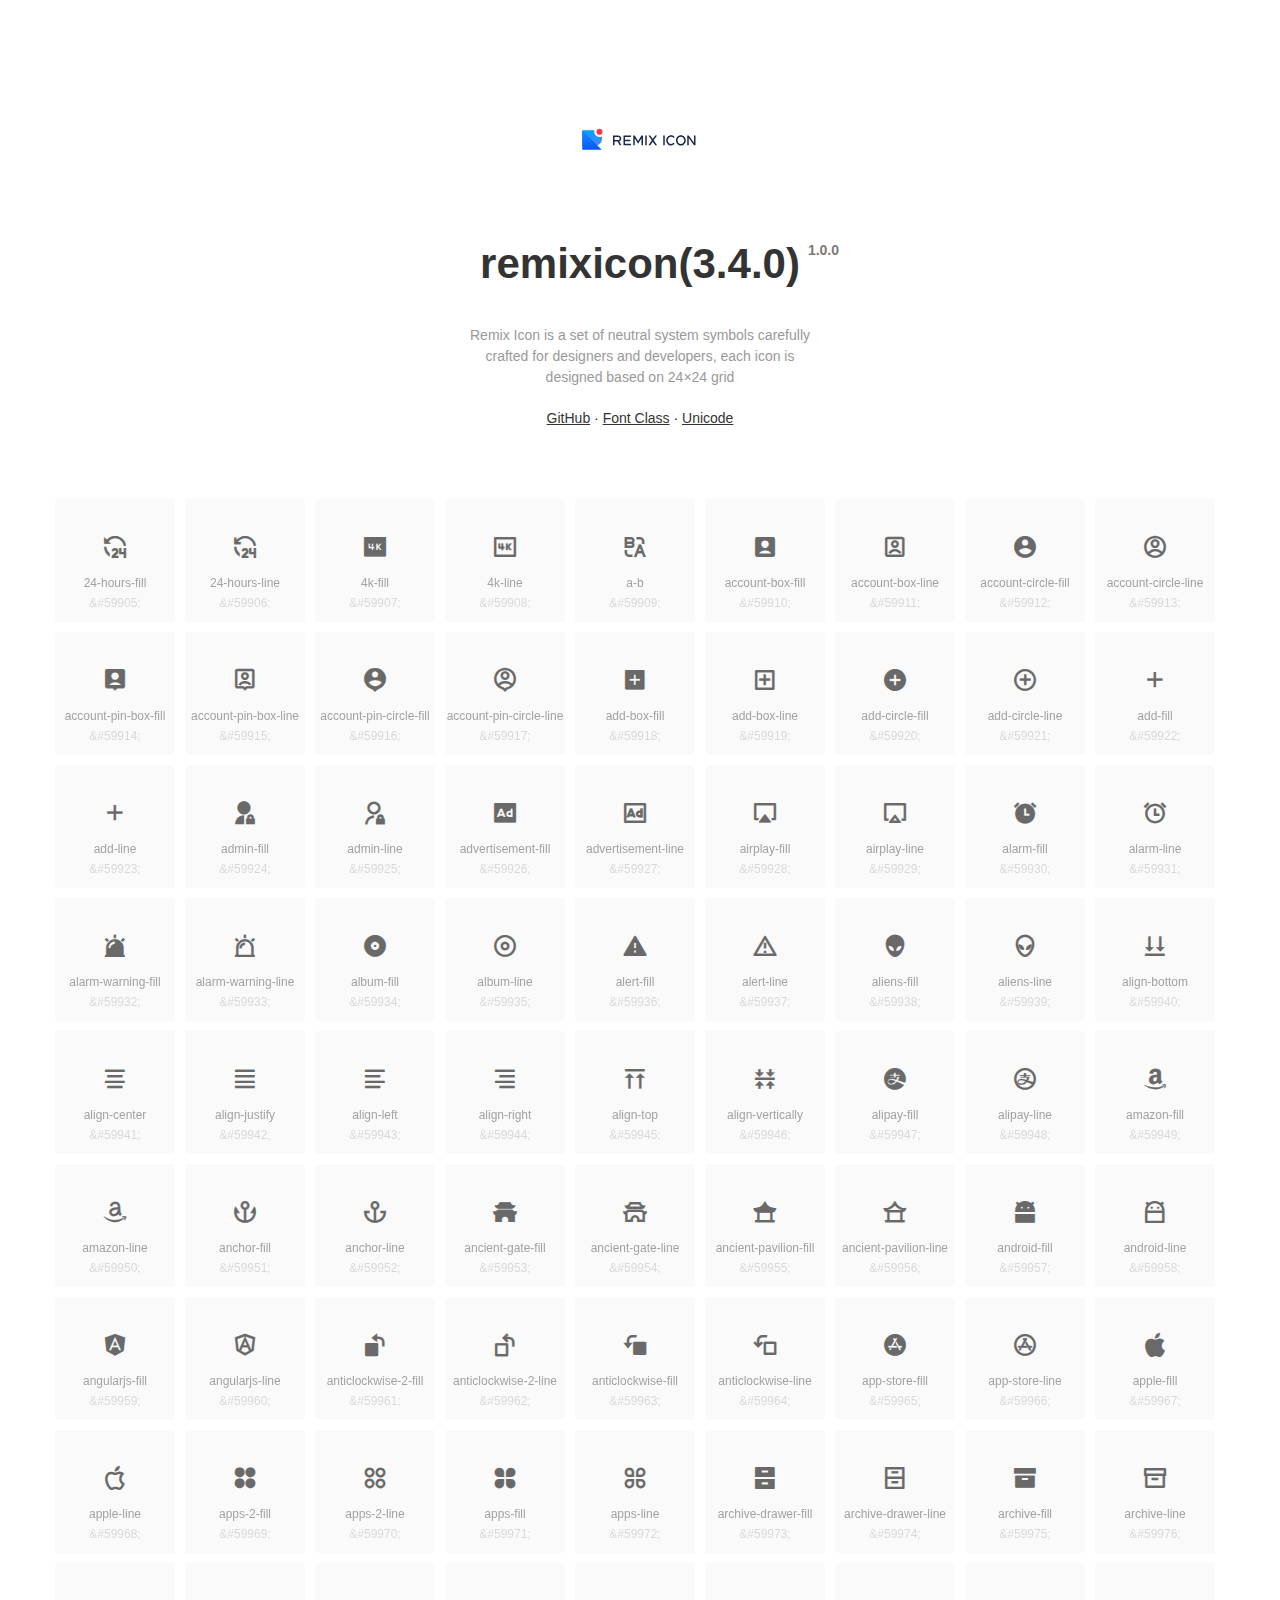
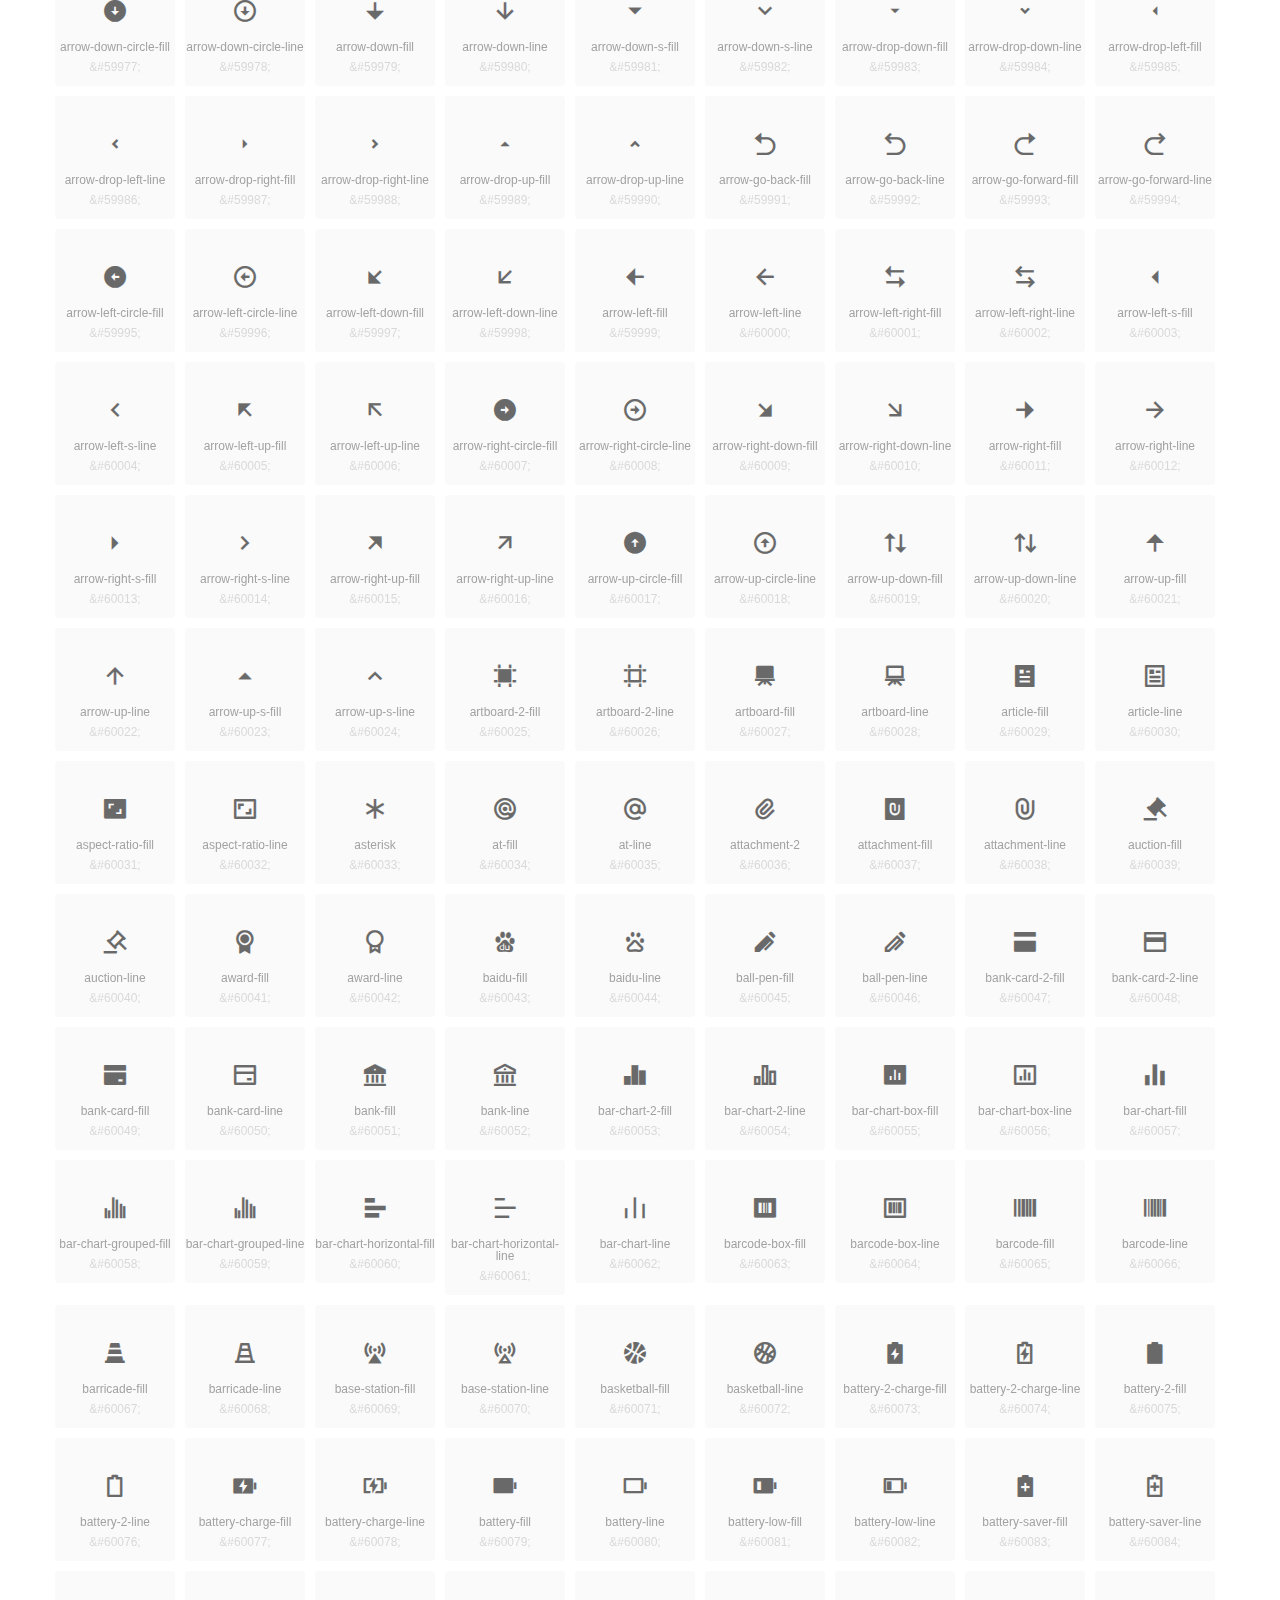
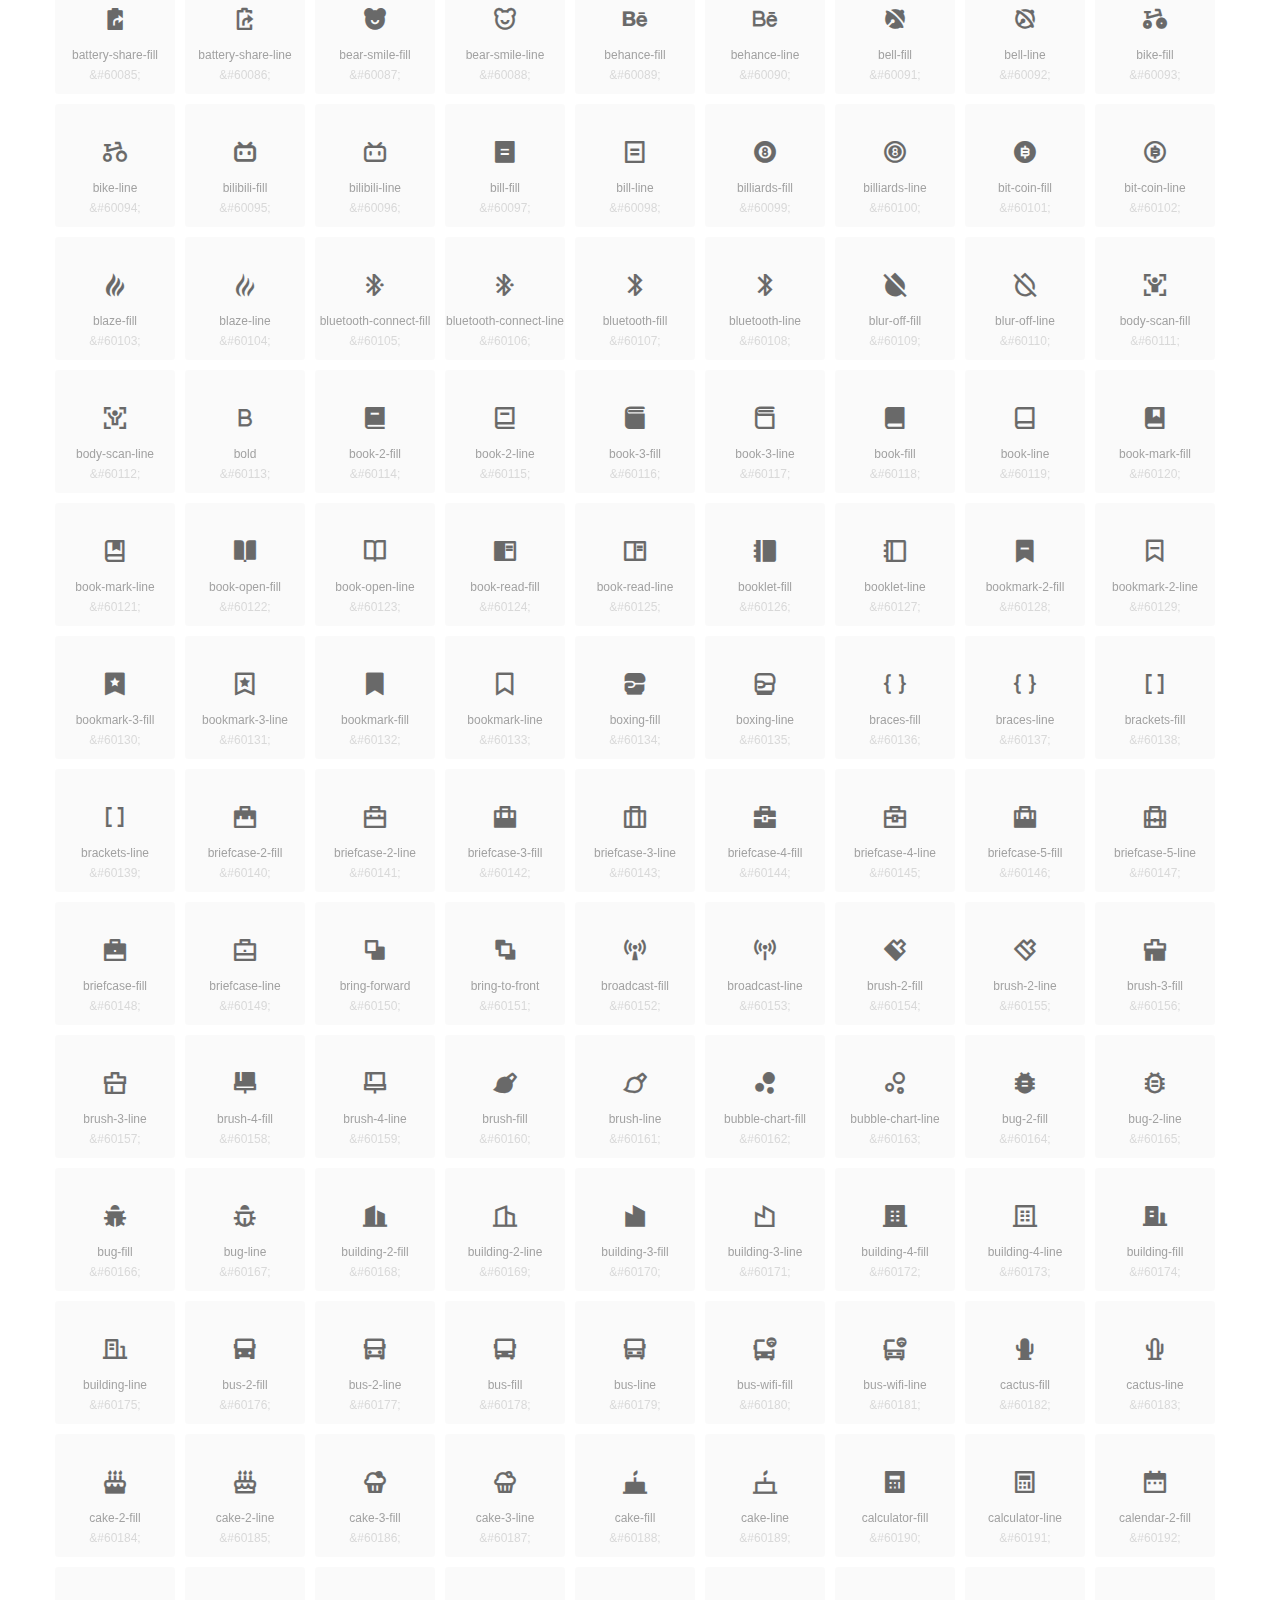
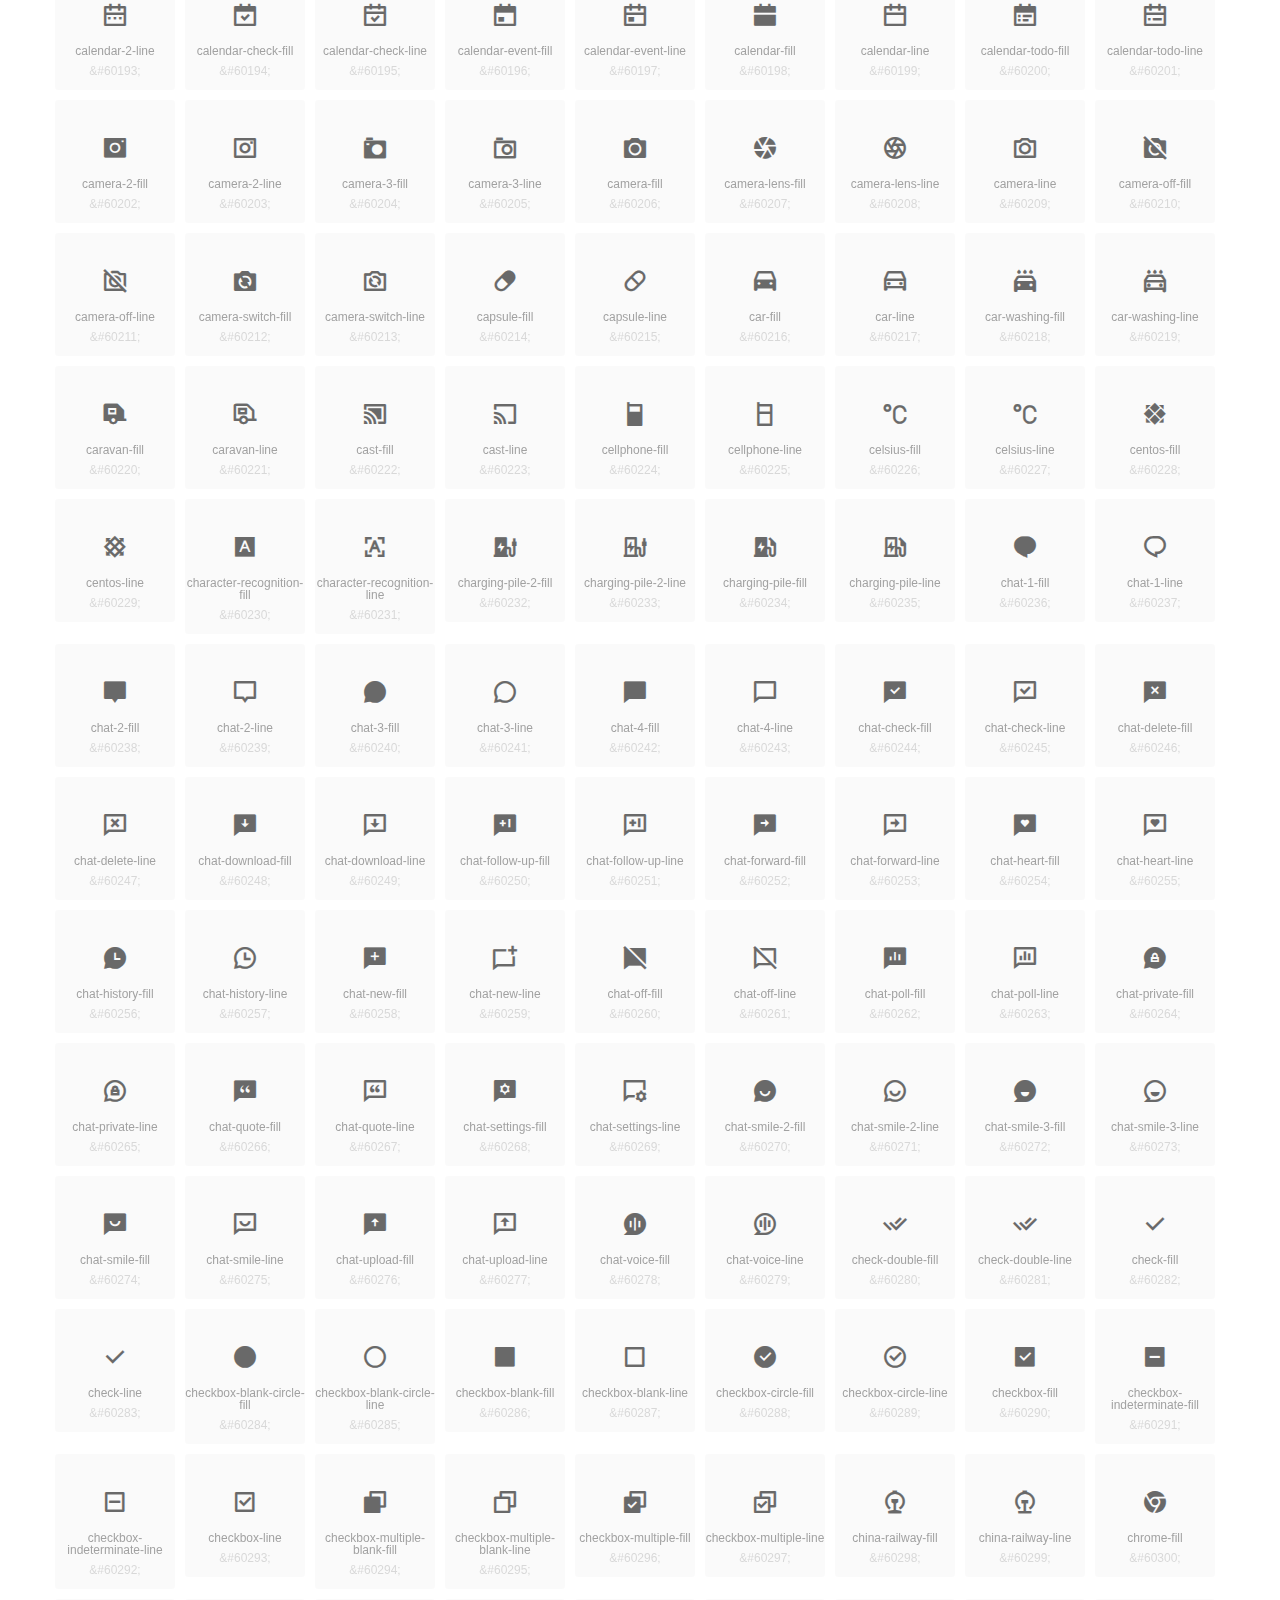
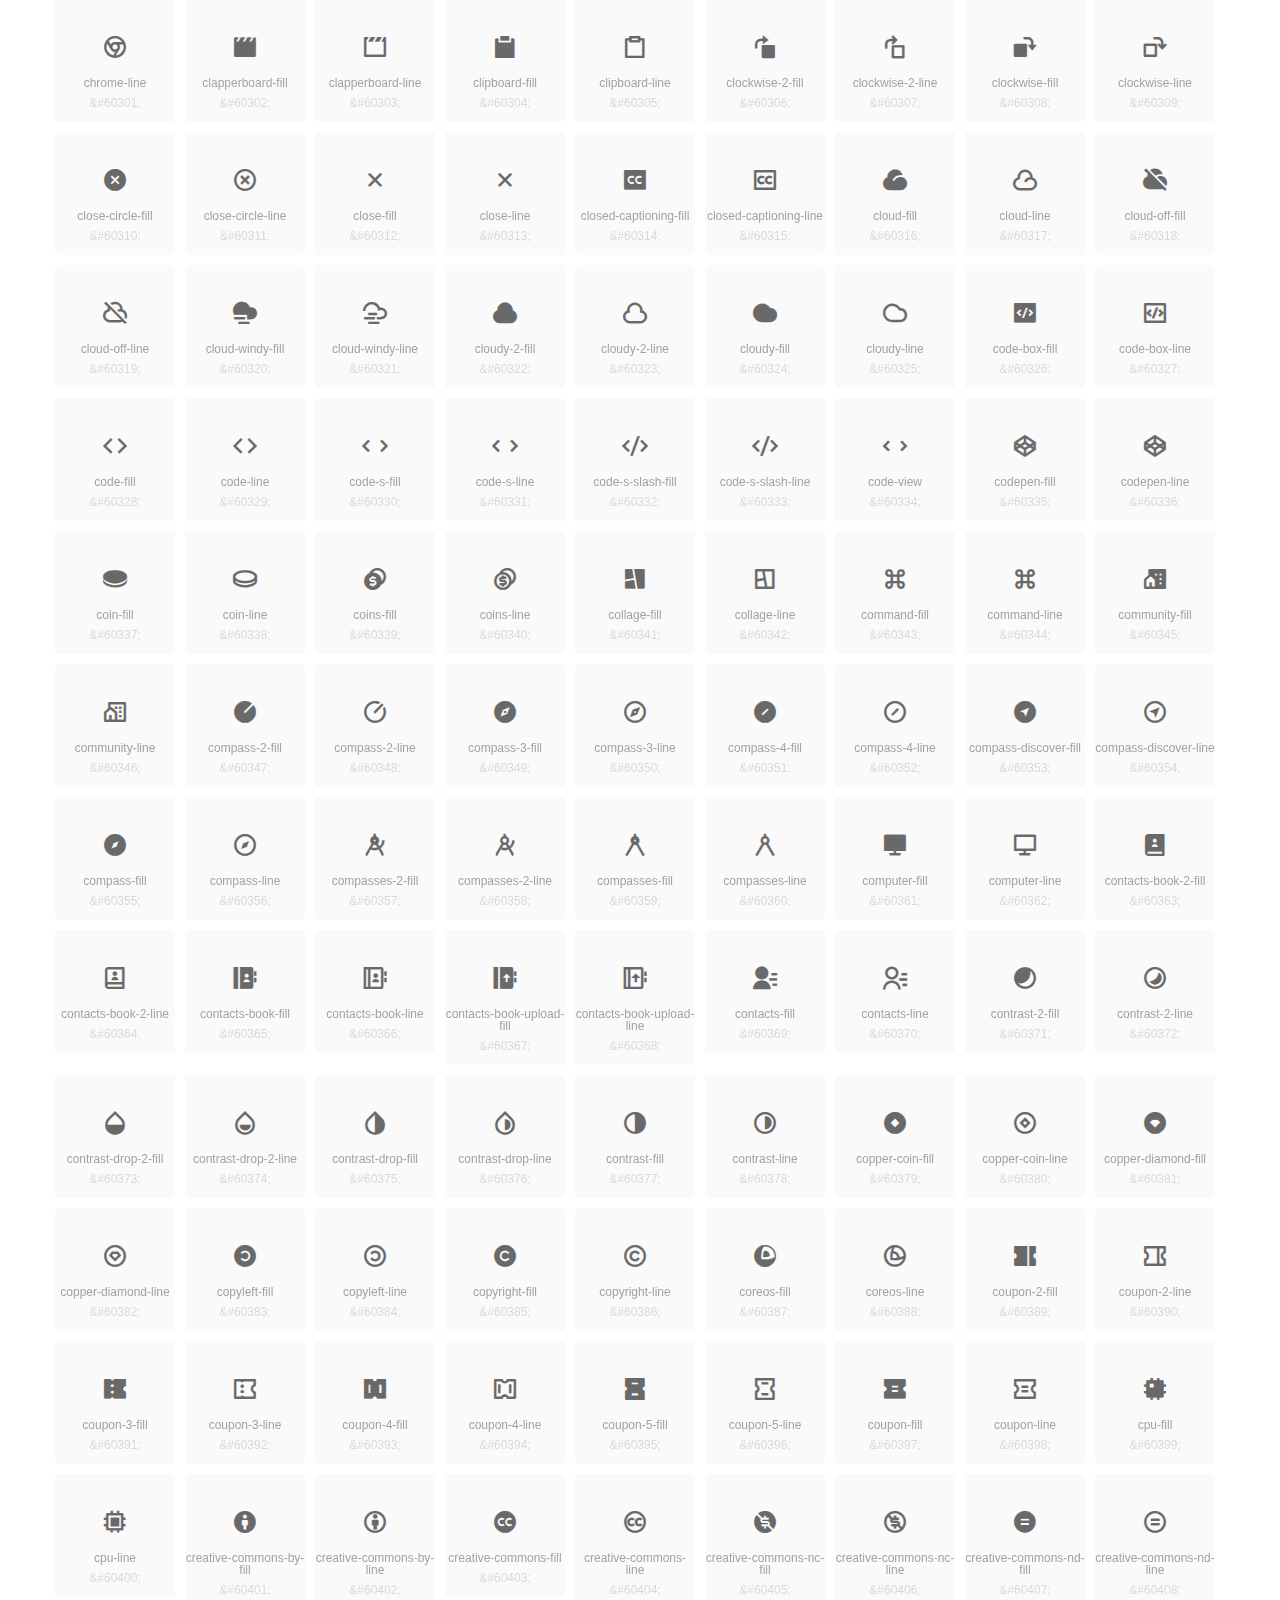
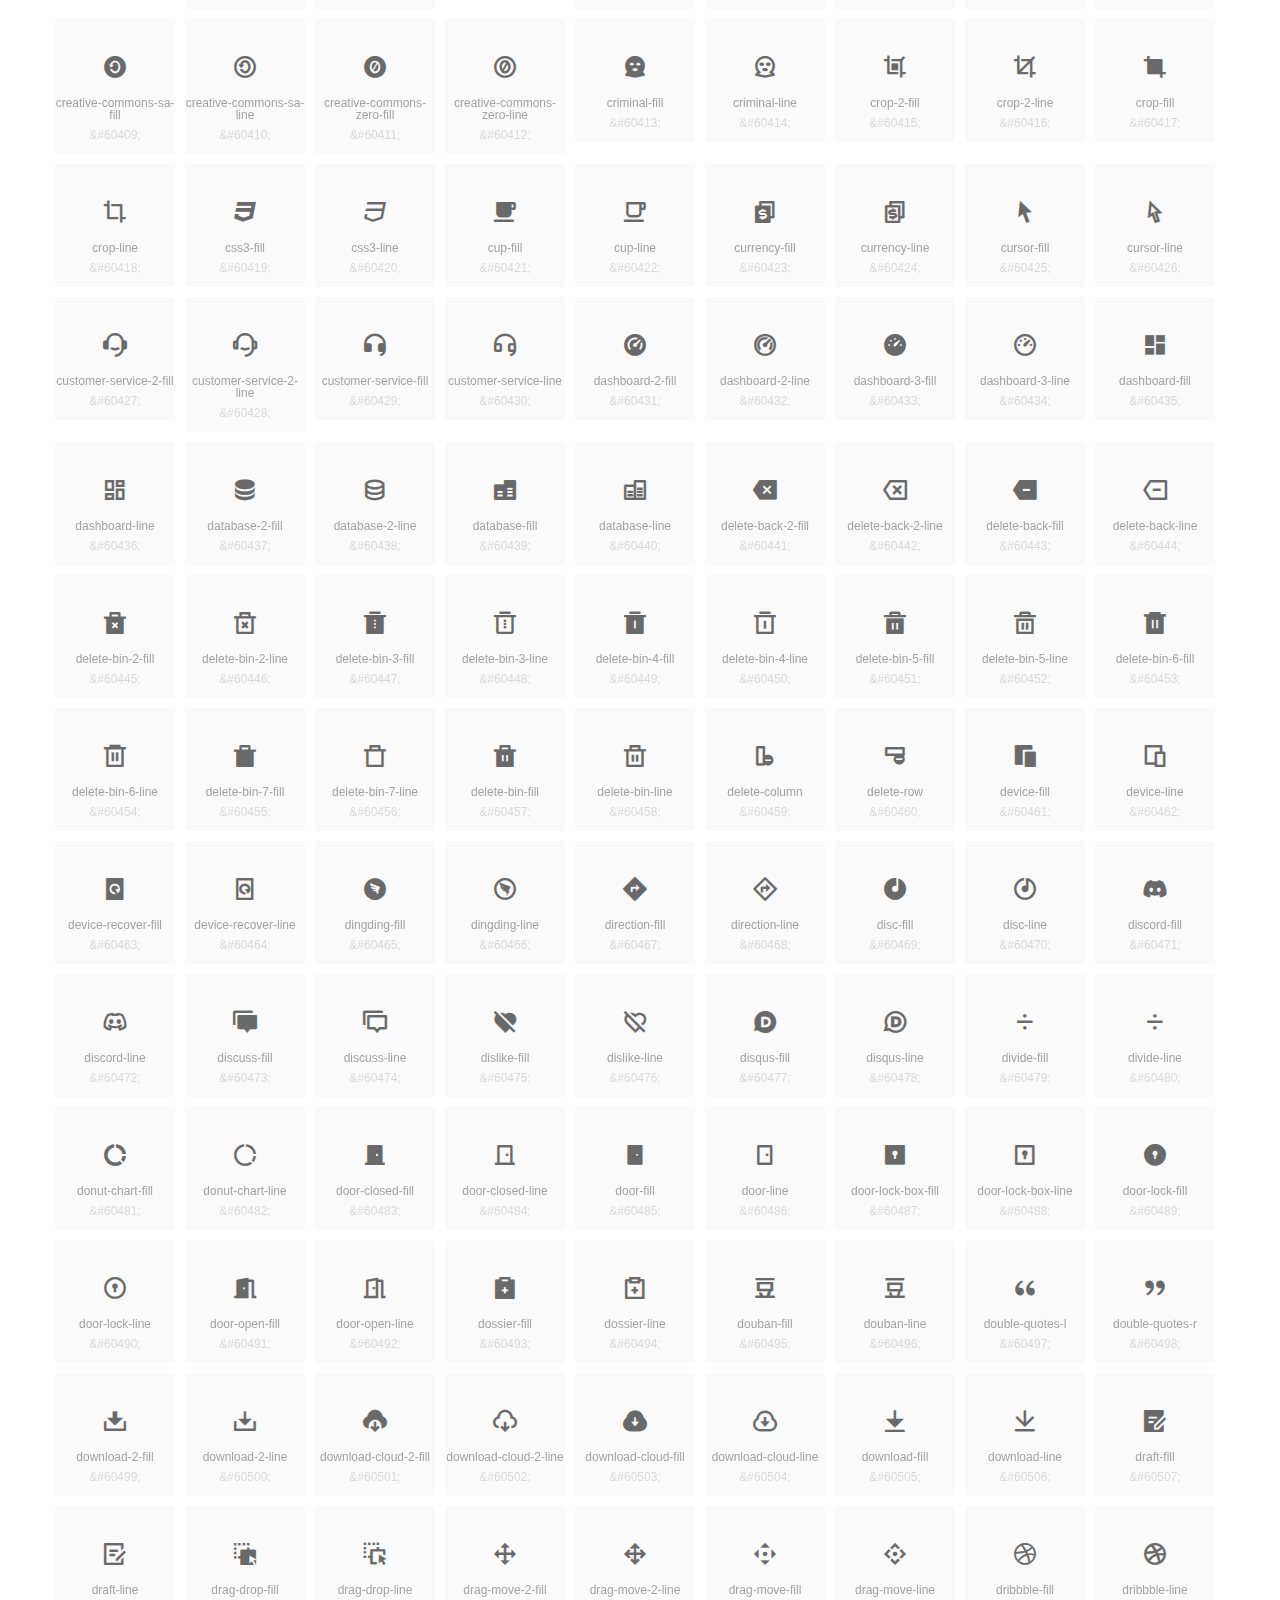
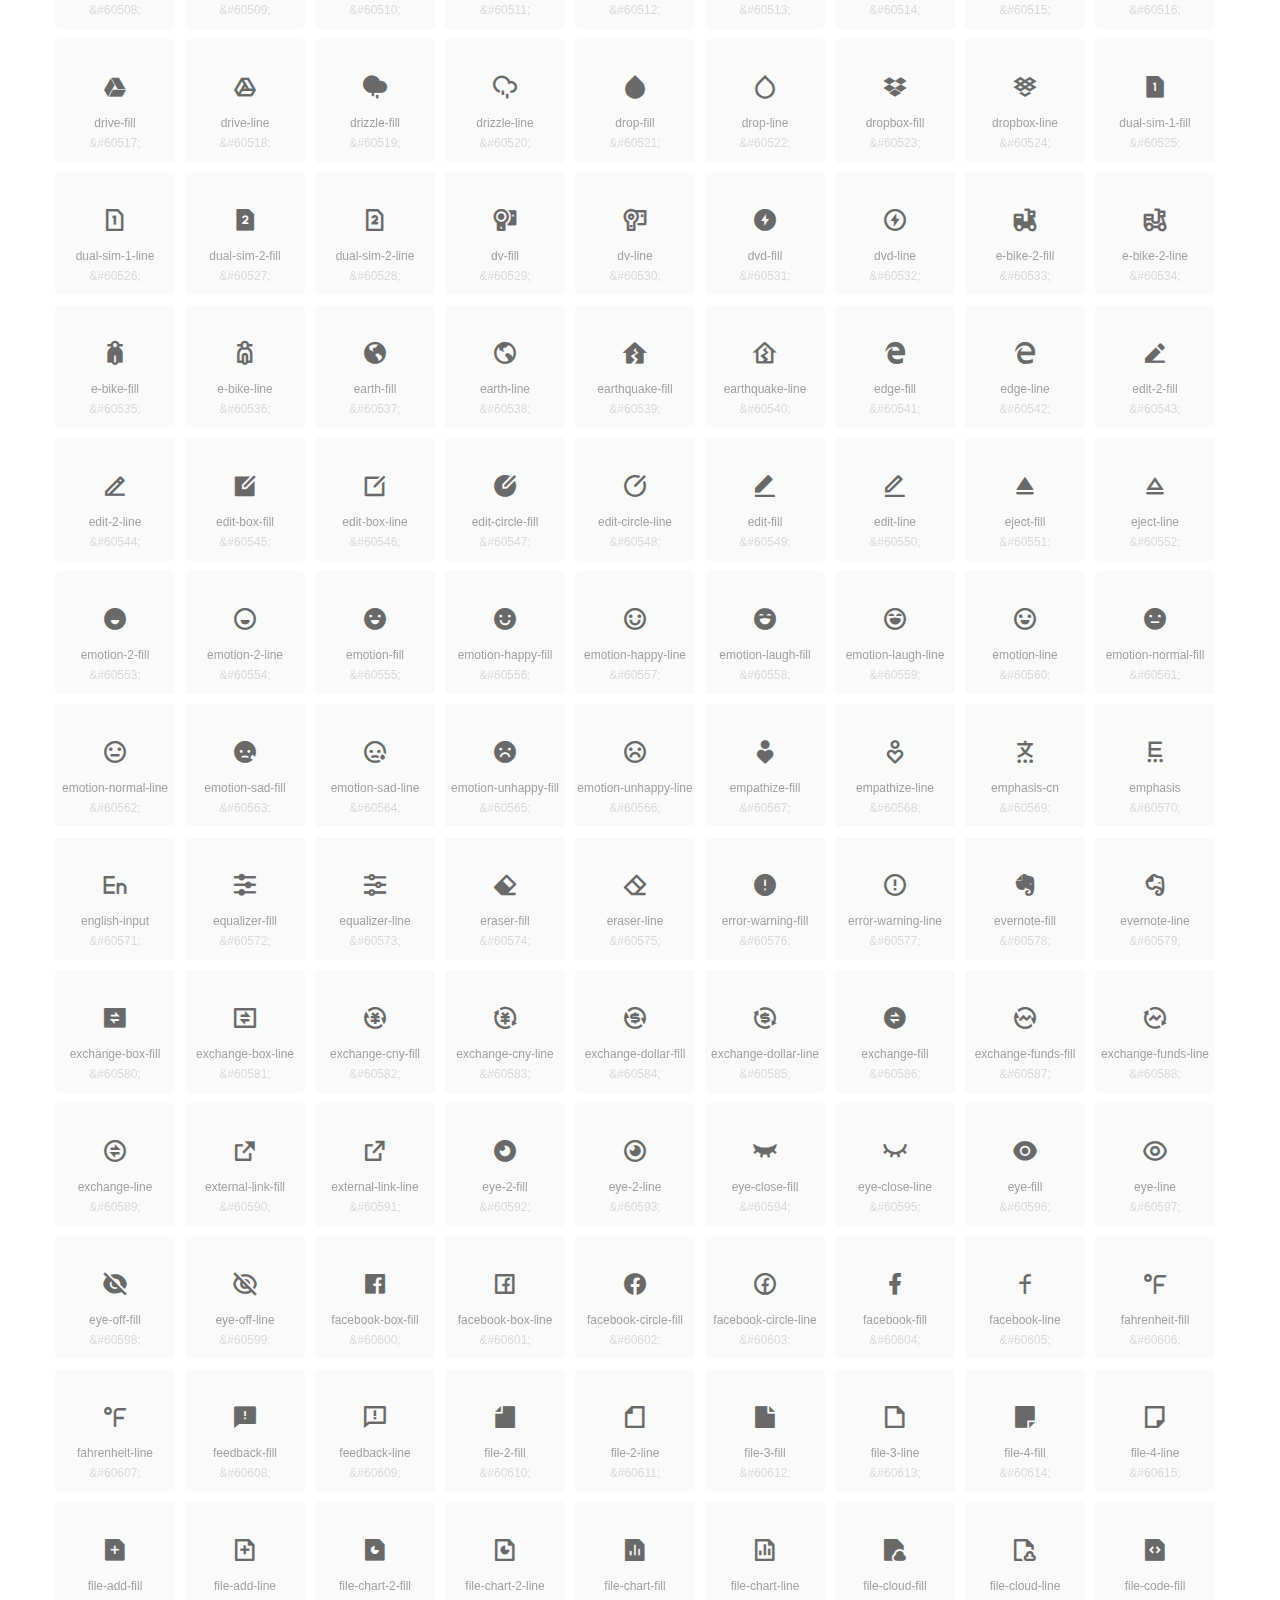
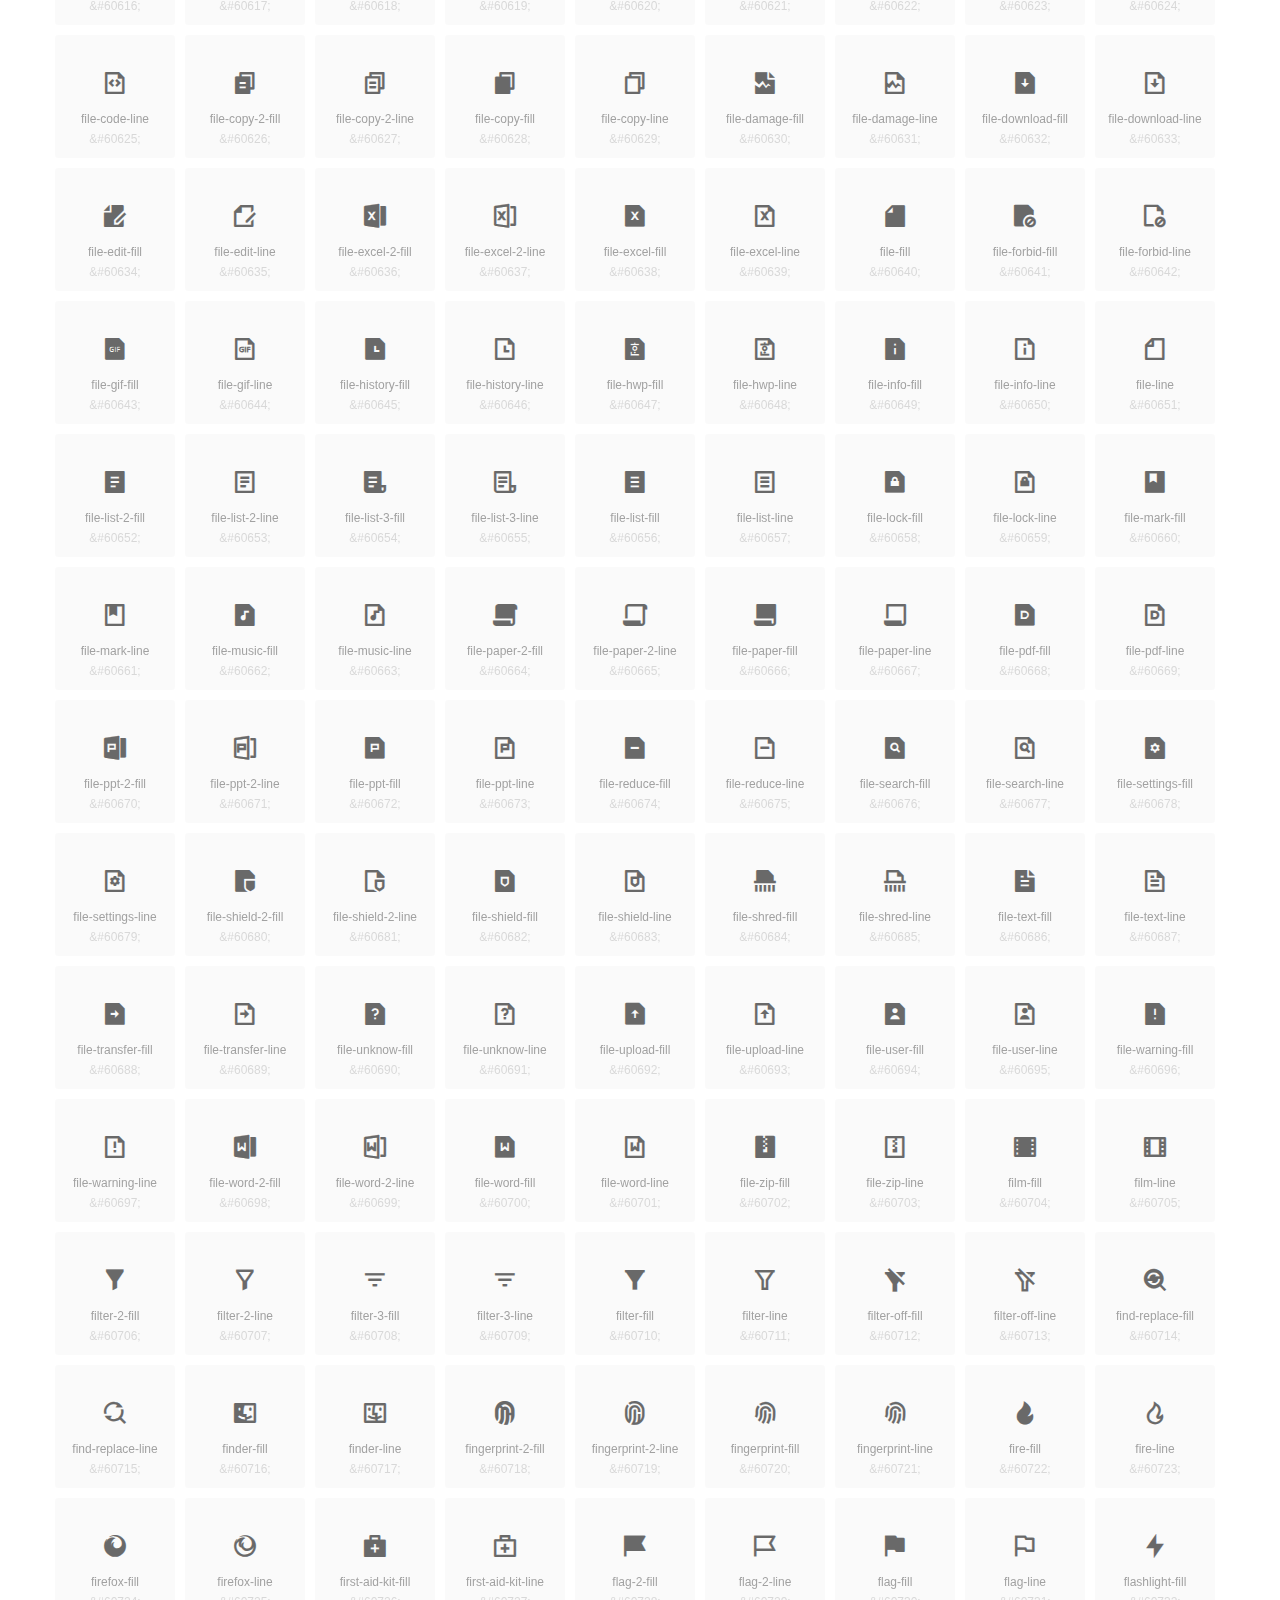
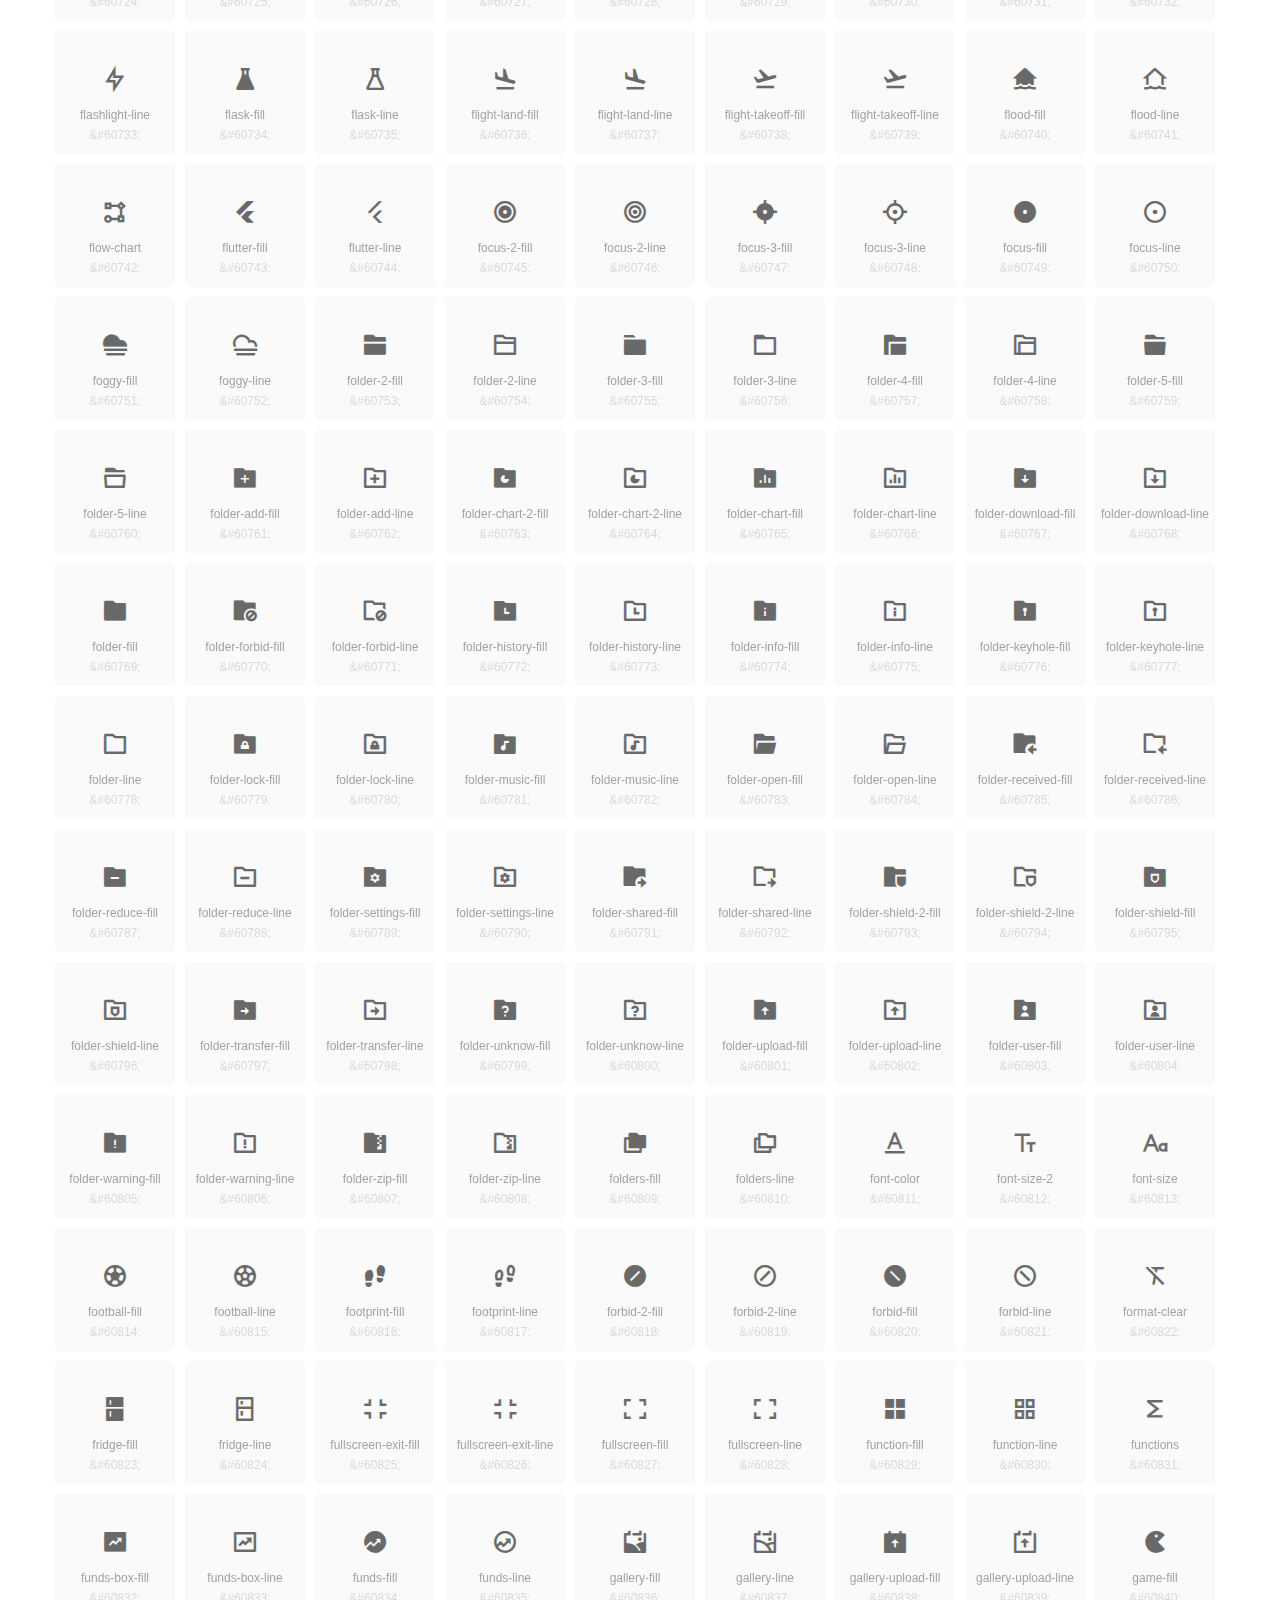
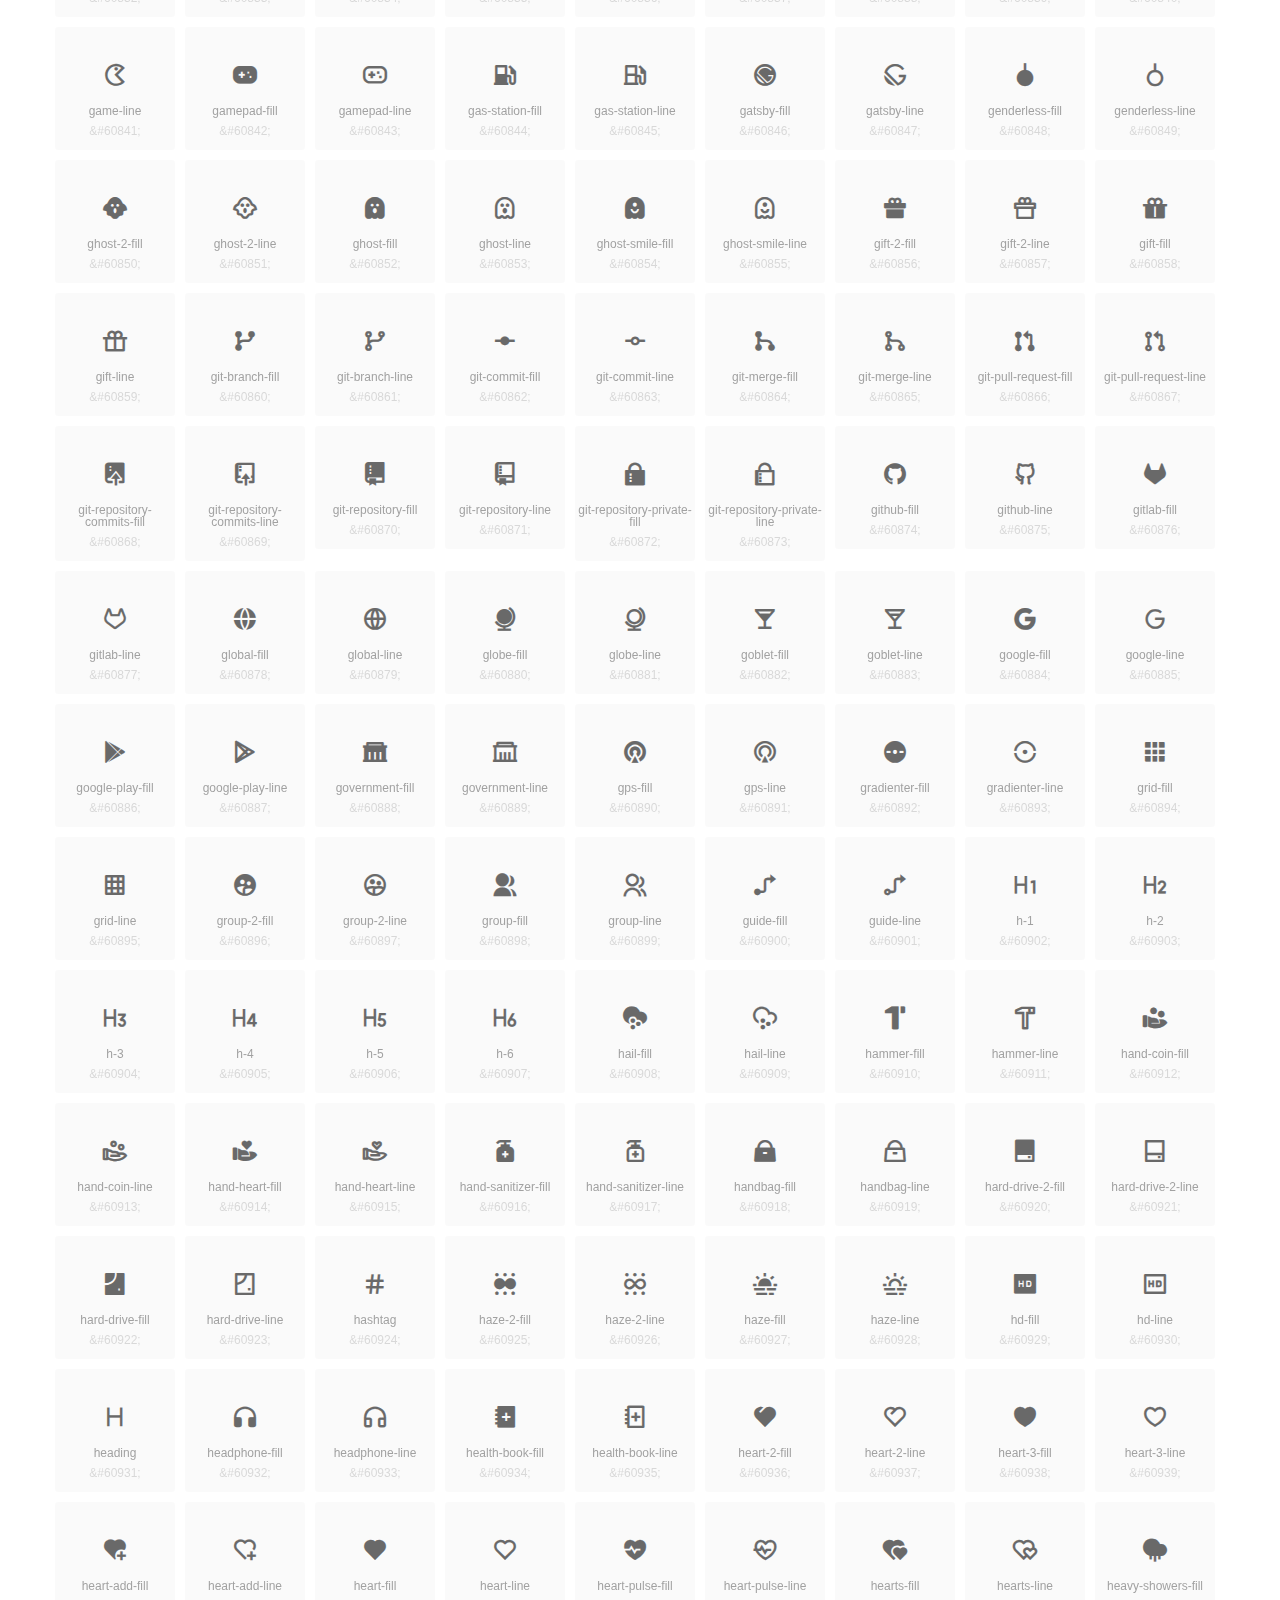
<file: extra/RemixIcon_Fonts_v3.4.0/fonts/unicode.html>
<!DOCTYPE html>
<html lang="en">
<head>
  <meta charset="UTF-8">
  <title>remixicon(3.4.0)</title>
  <meta name="viewport" content="width=device-width,minimum-scale=1.0,maximum-scale=1.0,user-scalable=no">
   
  <meta name="description" content="Remix Icon is a set of neutral system symbols carefully crafted for designers and developers, each icon is designed based on 24×24 grid">
   
  <meta name="keywords" content="remixicon,TTF,EOT,WOFF,WOFF2,SVG">
  
  
  
  <style>
    *{margin: 0;padding: 0;list-style: none;}
    body { color: #696969; font: 12px/1.5 tahoma, arial, \5b8b\4f53, sans-serif; }
    a { color: #333; text-decoration: underline; }
    a:hover { color: rgb(9, 73, 209); }
    .header { color: #333; text-align: center; padding: 80px 0 60px 0; min-height: 153px; font-size: 14px; }
    .header .logo svg { height: 120px; width: 120px; }
    .header h1 { font-size: 42px; padding: 26px 0 10px 0; }
    .header sup {font-size: 14px; margin: 8px 0 0 8px; position: absolute; color: #7b7b7b; }
    .info {
      color: #999;
      font-weight: normal;
      max-width: 346px;
      margin: 0 auto;
      padding: 20px 0;
      font-size: 14px;
    }

    .icons { max-width: 1190px; margin: 0 auto; }
    .icons ul { text-align: center; }
    .icons ul li {
      vertical-align: top;
      width: 120px;
      display: inline-block;
      text-align: center;
      background-color: rgba(0,0,0,.02);
      border-radius: 3px;
      padding: 29px 0 10px 0;
      margin-right: 10px;
      margin-top: 10px;
      transition: all 0.6s ease;
    }
    .icons ul li:hover { background-color: rgba(0,0,0,.06); }
    .icons ul li:hover span { color: #3c75e4; opacity: 1; }
    .icons ul li .unicode { color: #8c8c8c; opacity: 0.3; }
    .icons ul li h4 {
      font-weight: normal;
      padding: 10px 0 5px 0;
      display: block;
      color: #8c8c8c;
      font-size: 14px;
      line-height: 12px;
      opacity: 0.8;
    }
    .icons ul li:hover h4 { opacity: 1; }
    .icons ul li svg { width: 24px; height: 24px; }
    .icons ul li:hover { color: #3c75e4; }
    .footer { text-align: center; padding: 10px 0 90px 0; }
    .footer a { text-align: center; padding: 10px 0 90px 0; color: #696969;}
    .footer a:hover { color: #0949d1; }
    .links { text-align: center; padding: 50px 0 0 0; font-size: 14px; }
    
    
    .icons ul .unicode-icon span { display: block; }
    .icons ul .unicode-icon h4 { font-size: 12px; }
    @font-face {
      font-family: "remixicon";
      src: url("remixicon.eot");
      /* IE9*/
      src: url("remixicon.eot#iefix") format("embedded-opentype"),
      /* IE6-IE8 */
      url("remixicon.woff2?1687271883646") format("woff2"),
      url("remixicon.woff?1687271883646") format("woff"),
      /* chrome, firefox */
      url("remixicon.ttf?1687271883646") format("truetype"),
      /* chrome, firefox, opera, Safari, Android, iOS 4.2+*/
      url("remixicon.svg#remixicon?1687271883646") format("svg");
      /* iOS 4.1- */
    }
    .iconfont {
      font-family: "remixicon" !important;
      font-size: 26px;
      font-style: normal;
      -webkit-font-smoothing: antialiased;
      -webkit-text-stroke-width: 0.2px;
      -moz-osx-font-smoothing: grayscale;
    }
    
    
  </style>
  
</head>

<body>
  
  <div class="header">
    
    <div class="logo">
      <a href="./"><svg width="160" height="32" viewBox="0 0 160 32" fill="none" xmlns="http://www.w3.org/2000/svg">
<path d="M121.5 9.80005C123.33 9.80005 124.984 10.5797 126.165 11.8344L124.75 13.2496C123.929 12.3549 122.773 11.8 121.5 11.8C119.029 11.8 117 13.891 117 16.5C117 19.1091 119.029 21.2 121.5 21.2C122.773 21.2 123.929 20.6452 124.75 19.7505L126.165 21.1657C124.984 22.4204 123.33 23.2 121.5 23.2C117.91 23.2 115 20.2004 115 16.5C115 12.7997 117.91 9.80005 121.5 9.80005Z" fill="#1A2947"/>
<path d="M113 10V23H111V10H113Z" fill="#1A2947"/>
<path d="M154 23V9.99988H152L152 19.6019L144.997 9.99988L143 10.0039V23H145L145 13.3969L152 23H154Z" fill="#1A2947"/>
<path d="M68 10V12H60V15.5H67V17.5H60V21H68V23H58V10H68Z" fill="#1A2947"/>
<path d="M82 10L77.4999 17.201L73 10H71V23H73V13.775L77.4999 20.975L82 13.773V23H84V10H82Z" fill="#1A2947"/>
<path d="M89 10V23H87V10H89Z" fill="#1A2947"/>
<path d="M96.9999 14.7565L93.6689 9.99951H91.2279L95.7789 16.4995L91.2289 22.9995H93.6689L96.9999 18.2435L100.33 22.9995H102.772L98.2209 16.4995L102.773 9.99951H100.33L96.9999 14.7565Z" fill="#1A2947"/>
<path fill-rule="evenodd" clip-rule="evenodd" d="M141 16.5C141 12.7997 138.09 9.80005 134.5 9.80005C130.91 9.80005 128 12.7997 128 16.5C128 20.2004 130.91 23.2 134.5 23.2C138.09 23.2 141 20.2004 141 16.5ZM130 16.5C130 13.891 132.029 11.8 134.5 11.8C136.971 11.8 139 13.891 139 16.5C139 19.1091 136.971 21.2 134.5 21.2C132.029 21.2 130 19.1091 130 16.5Z" fill="#1A2947"/>
<path fill-rule="evenodd" clip-rule="evenodd" d="M51 10C53.2091 10 55 11.7909 55 14C55 15.7175 53.9176 17.1821 52.3977 17.749L55.1901 22.999H52.9251L50.267 18H46V23H44V10H51ZM46 11.999V15.999L51 16C52.1046 16 53 15.1046 53 14C53 12.8955 52.1 12 51 12L46 11.999Z" fill="#1A2947"/>
<path fill-rule="evenodd" clip-rule="evenodd" d="M19.2887 3.00389C19.1928 3.0013 19.0965 3 19 3H3V24H19C24.799 24 29.5 19.299 29.5 13.5C29.5 12.7108 29.4129 11.942 29.2479 11.2025C28.2772 11.7119 27.1722 12 26 12C22.134 12 19 8.86599 19 5C19 4.30645 19.1009 3.63646 19.2887 3.00389Z" fill="url(#paint0_linear_960_1054)"/>
<g filter="url(#filter0_b_960_1054)">
<path fill-rule="evenodd" clip-rule="evenodd" d="M3 3L29 29H3V3Z" fill="url(#paint1_linear_960_1054)"/>
</g>
<circle cx="26" cy="5" r="4" fill="url(#paint2_linear_960_1054)"/>
<defs>
<filter id="filter0_b_960_1054" x="-2.43656" y="-2.43656" width="36.8731" height="36.8731" filterUnits="userSpaceOnUse" color-interpolation-filters="sRGB">
<feFlood flood-opacity="0" result="BackgroundImageFix"/>
<feGaussianBlur in="BackgroundImage" stdDeviation="2.71828"/>
<feComposite in2="SourceAlpha" operator="in" result="effect1_backgroundBlur_960_1054"/>
<feBlend mode="normal" in="SourceGraphic" in2="effect1_backgroundBlur_960_1054" result="shape"/>
</filter>
<linearGradient id="paint0_linear_960_1054" x1="3" y1="3" x2="3" y2="24" gradientUnits="userSpaceOnUse">
<stop stop-color="#05A0FA"/>
<stop offset="1" stop-color="#4785FF"/>
</linearGradient>
<linearGradient id="paint1_linear_960_1054" x1="3" y1="3" x2="3" y2="29" gradientUnits="userSpaceOnUse">
<stop stop-color="#1A8CFF"/>
<stop offset="1" stop-color="#0557FA"/>
</linearGradient>
<linearGradient id="paint2_linear_960_1054" x1="22" y1="1" x2="22" y2="9" gradientUnits="userSpaceOnUse">
<stop stop-color="#FF463A"/>
<stop offset="1" stop-color="#FF1F5A"/>
</linearGradient>
</defs>
</svg>
</a>
    </div>
    
    <h1>remixicon(3.4.0)<sup>1.0.0</sup></h1>
    <div class="info">
      Remix Icon is a set of neutral system symbols carefully crafted for designers and developers, each icon is designed based on 24×24 grid
    </div>
    <p>
      
      <a href="https://github.com/Remix-Design/remixicon.git">GitHub</a> · 
      
      <a href="index.html">Font Class</a> · 
      
      <a href="unicode.html">Unicode</a>
      
    </p>
  </div>
  <div class="icons">
    <ul>
      <li class="unicode-icon"><span class="iconfont"></span><h4>24-hours-fill</h4><span class="unicode">&amp;#59905;</span></li><li class="unicode-icon"><span class="iconfont"></span><h4>24-hours-line</h4><span class="unicode">&amp;#59906;</span></li><li class="unicode-icon"><span class="iconfont"></span><h4>4k-fill</h4><span class="unicode">&amp;#59907;</span></li><li class="unicode-icon"><span class="iconfont"></span><h4>4k-line</h4><span class="unicode">&amp;#59908;</span></li><li class="unicode-icon"><span class="iconfont"></span><h4>a-b</h4><span class="unicode">&amp;#59909;</span></li><li class="unicode-icon"><span class="iconfont"></span><h4>account-box-fill</h4><span class="unicode">&amp;#59910;</span></li><li class="unicode-icon"><span class="iconfont"></span><h4>account-box-line</h4><span class="unicode">&amp;#59911;</span></li><li class="unicode-icon"><span class="iconfont"></span><h4>account-circle-fill</h4><span class="unicode">&amp;#59912;</span></li><li class="unicode-icon"><span class="iconfont"></span><h4>account-circle-line</h4><span class="unicode">&amp;#59913;</span></li><li class="unicode-icon"><span class="iconfont"></span><h4>account-pin-box-fill</h4><span class="unicode">&amp;#59914;</span></li><li class="unicode-icon"><span class="iconfont"></span><h4>account-pin-box-line</h4><span class="unicode">&amp;#59915;</span></li><li class="unicode-icon"><span class="iconfont"></span><h4>account-pin-circle-fill</h4><span class="unicode">&amp;#59916;</span></li><li class="unicode-icon"><span class="iconfont"></span><h4>account-pin-circle-line</h4><span class="unicode">&amp;#59917;</span></li><li class="unicode-icon"><span class="iconfont"></span><h4>add-box-fill</h4><span class="unicode">&amp;#59918;</span></li><li class="unicode-icon"><span class="iconfont"></span><h4>add-box-line</h4><span class="unicode">&amp;#59919;</span></li><li class="unicode-icon"><span class="iconfont"></span><h4>add-circle-fill</h4><span class="unicode">&amp;#59920;</span></li><li class="unicode-icon"><span class="iconfont"></span><h4>add-circle-line</h4><span class="unicode">&amp;#59921;</span></li><li class="unicode-icon"><span class="iconfont"></span><h4>add-fill</h4><span class="unicode">&amp;#59922;</span></li><li class="unicode-icon"><span class="iconfont"></span><h4>add-line</h4><span class="unicode">&amp;#59923;</span></li><li class="unicode-icon"><span class="iconfont"></span><h4>admin-fill</h4><span class="unicode">&amp;#59924;</span></li><li class="unicode-icon"><span class="iconfont"></span><h4>admin-line</h4><span class="unicode">&amp;#59925;</span></li><li class="unicode-icon"><span class="iconfont"></span><h4>advertisement-fill</h4><span class="unicode">&amp;#59926;</span></li><li class="unicode-icon"><span class="iconfont"></span><h4>advertisement-line</h4><span class="unicode">&amp;#59927;</span></li><li class="unicode-icon"><span class="iconfont"></span><h4>airplay-fill</h4><span class="unicode">&amp;#59928;</span></li><li class="unicode-icon"><span class="iconfont"></span><h4>airplay-line</h4><span class="unicode">&amp;#59929;</span></li><li class="unicode-icon"><span class="iconfont"></span><h4>alarm-fill</h4><span class="unicode">&amp;#59930;</span></li><li class="unicode-icon"><span class="iconfont"></span><h4>alarm-line</h4><span class="unicode">&amp;#59931;</span></li><li class="unicode-icon"><span class="iconfont"></span><h4>alarm-warning-fill</h4><span class="unicode">&amp;#59932;</span></li><li class="unicode-icon"><span class="iconfont"></span><h4>alarm-warning-line</h4><span class="unicode">&amp;#59933;</span></li><li class="unicode-icon"><span class="iconfont"></span><h4>album-fill</h4><span class="unicode">&amp;#59934;</span></li><li class="unicode-icon"><span class="iconfont"></span><h4>album-line</h4><span class="unicode">&amp;#59935;</span></li><li class="unicode-icon"><span class="iconfont"></span><h4>alert-fill</h4><span class="unicode">&amp;#59936;</span></li><li class="unicode-icon"><span class="iconfont"></span><h4>alert-line</h4><span class="unicode">&amp;#59937;</span></li><li class="unicode-icon"><span class="iconfont"></span><h4>aliens-fill</h4><span class="unicode">&amp;#59938;</span></li><li class="unicode-icon"><span class="iconfont"></span><h4>aliens-line</h4><span class="unicode">&amp;#59939;</span></li><li class="unicode-icon"><span class="iconfont"></span><h4>align-bottom</h4><span class="unicode">&amp;#59940;</span></li><li class="unicode-icon"><span class="iconfont"></span><h4>align-center</h4><span class="unicode">&amp;#59941;</span></li><li class="unicode-icon"><span class="iconfont"></span><h4>align-justify</h4><span class="unicode">&amp;#59942;</span></li><li class="unicode-icon"><span class="iconfont"></span><h4>align-left</h4><span class="unicode">&amp;#59943;</span></li><li class="unicode-icon"><span class="iconfont"></span><h4>align-right</h4><span class="unicode">&amp;#59944;</span></li><li class="unicode-icon"><span class="iconfont"></span><h4>align-top</h4><span class="unicode">&amp;#59945;</span></li><li class="unicode-icon"><span class="iconfont"></span><h4>align-vertically</h4><span class="unicode">&amp;#59946;</span></li><li class="unicode-icon"><span class="iconfont"></span><h4>alipay-fill</h4><span class="unicode">&amp;#59947;</span></li><li class="unicode-icon"><span class="iconfont"></span><h4>alipay-line</h4><span class="unicode">&amp;#59948;</span></li><li class="unicode-icon"><span class="iconfont"></span><h4>amazon-fill</h4><span class="unicode">&amp;#59949;</span></li><li class="unicode-icon"><span class="iconfont"></span><h4>amazon-line</h4><span class="unicode">&amp;#59950;</span></li><li class="unicode-icon"><span class="iconfont"></span><h4>anchor-fill</h4><span class="unicode">&amp;#59951;</span></li><li class="unicode-icon"><span class="iconfont"></span><h4>anchor-line</h4><span class="unicode">&amp;#59952;</span></li><li class="unicode-icon"><span class="iconfont"></span><h4>ancient-gate-fill</h4><span class="unicode">&amp;#59953;</span></li><li class="unicode-icon"><span class="iconfont"></span><h4>ancient-gate-line</h4><span class="unicode">&amp;#59954;</span></li><li class="unicode-icon"><span class="iconfont"></span><h4>ancient-pavilion-fill</h4><span class="unicode">&amp;#59955;</span></li><li class="unicode-icon"><span class="iconfont"></span><h4>ancient-pavilion-line</h4><span class="unicode">&amp;#59956;</span></li><li class="unicode-icon"><span class="iconfont"></span><h4>android-fill</h4><span class="unicode">&amp;#59957;</span></li><li class="unicode-icon"><span class="iconfont"></span><h4>android-line</h4><span class="unicode">&amp;#59958;</span></li><li class="unicode-icon"><span class="iconfont"></span><h4>angularjs-fill</h4><span class="unicode">&amp;#59959;</span></li><li class="unicode-icon"><span class="iconfont"></span><h4>angularjs-line</h4><span class="unicode">&amp;#59960;</span></li><li class="unicode-icon"><span class="iconfont"></span><h4>anticlockwise-2-fill</h4><span class="unicode">&amp;#59961;</span></li><li class="unicode-icon"><span class="iconfont"></span><h4>anticlockwise-2-line</h4><span class="unicode">&amp;#59962;</span></li><li class="unicode-icon"><span class="iconfont"></span><h4>anticlockwise-fill</h4><span class="unicode">&amp;#59963;</span></li><li class="unicode-icon"><span class="iconfont"></span><h4>anticlockwise-line</h4><span class="unicode">&amp;#59964;</span></li><li class="unicode-icon"><span class="iconfont"></span><h4>app-store-fill</h4><span class="unicode">&amp;#59965;</span></li><li class="unicode-icon"><span class="iconfont"></span><h4>app-store-line</h4><span class="unicode">&amp;#59966;</span></li><li class="unicode-icon"><span class="iconfont"></span><h4>apple-fill</h4><span class="unicode">&amp;#59967;</span></li><li class="unicode-icon"><span class="iconfont"></span><h4>apple-line</h4><span class="unicode">&amp;#59968;</span></li><li class="unicode-icon"><span class="iconfont"></span><h4>apps-2-fill</h4><span class="unicode">&amp;#59969;</span></li><li class="unicode-icon"><span class="iconfont"></span><h4>apps-2-line</h4><span class="unicode">&amp;#59970;</span></li><li class="unicode-icon"><span class="iconfont"></span><h4>apps-fill</h4><span class="unicode">&amp;#59971;</span></li><li class="unicode-icon"><span class="iconfont"></span><h4>apps-line</h4><span class="unicode">&amp;#59972;</span></li><li class="unicode-icon"><span class="iconfont"></span><h4>archive-drawer-fill</h4><span class="unicode">&amp;#59973;</span></li><li class="unicode-icon"><span class="iconfont"></span><h4>archive-drawer-line</h4><span class="unicode">&amp;#59974;</span></li><li class="unicode-icon"><span class="iconfont"></span><h4>archive-fill</h4><span class="unicode">&amp;#59975;</span></li><li class="unicode-icon"><span class="iconfont"></span><h4>archive-line</h4><span class="unicode">&amp;#59976;</span></li><li class="unicode-icon"><span class="iconfont"></span><h4>arrow-down-circle-fill</h4><span class="unicode">&amp;#59977;</span></li><li class="unicode-icon"><span class="iconfont"></span><h4>arrow-down-circle-line</h4><span class="unicode">&amp;#59978;</span></li><li class="unicode-icon"><span class="iconfont"></span><h4>arrow-down-fill</h4><span class="unicode">&amp;#59979;</span></li><li class="unicode-icon"><span class="iconfont"></span><h4>arrow-down-line</h4><span class="unicode">&amp;#59980;</span></li><li class="unicode-icon"><span class="iconfont"></span><h4>arrow-down-s-fill</h4><span class="unicode">&amp;#59981;</span></li><li class="unicode-icon"><span class="iconfont"></span><h4>arrow-down-s-line</h4><span class="unicode">&amp;#59982;</span></li><li class="unicode-icon"><span class="iconfont"></span><h4>arrow-drop-down-fill</h4><span class="unicode">&amp;#59983;</span></li><li class="unicode-icon"><span class="iconfont"></span><h4>arrow-drop-down-line</h4><span class="unicode">&amp;#59984;</span></li><li class="unicode-icon"><span class="iconfont"></span><h4>arrow-drop-left-fill</h4><span class="unicode">&amp;#59985;</span></li><li class="unicode-icon"><span class="iconfont"></span><h4>arrow-drop-left-line</h4><span class="unicode">&amp;#59986;</span></li><li class="unicode-icon"><span class="iconfont"></span><h4>arrow-drop-right-fill</h4><span class="unicode">&amp;#59987;</span></li><li class="unicode-icon"><span class="iconfont"></span><h4>arrow-drop-right-line</h4><span class="unicode">&amp;#59988;</span></li><li class="unicode-icon"><span class="iconfont"></span><h4>arrow-drop-up-fill</h4><span class="unicode">&amp;#59989;</span></li><li class="unicode-icon"><span class="iconfont"></span><h4>arrow-drop-up-line</h4><span class="unicode">&amp;#59990;</span></li><li class="unicode-icon"><span class="iconfont"></span><h4>arrow-go-back-fill</h4><span class="unicode">&amp;#59991;</span></li><li class="unicode-icon"><span class="iconfont"></span><h4>arrow-go-back-line</h4><span class="unicode">&amp;#59992;</span></li><li class="unicode-icon"><span class="iconfont"></span><h4>arrow-go-forward-fill</h4><span class="unicode">&amp;#59993;</span></li><li class="unicode-icon"><span class="iconfont"></span><h4>arrow-go-forward-line</h4><span class="unicode">&amp;#59994;</span></li><li class="unicode-icon"><span class="iconfont"></span><h4>arrow-left-circle-fill</h4><span class="unicode">&amp;#59995;</span></li><li class="unicode-icon"><span class="iconfont"></span><h4>arrow-left-circle-line</h4><span class="unicode">&amp;#59996;</span></li><li class="unicode-icon"><span class="iconfont"></span><h4>arrow-left-down-fill</h4><span class="unicode">&amp;#59997;</span></li><li class="unicode-icon"><span class="iconfont"></span><h4>arrow-left-down-line</h4><span class="unicode">&amp;#59998;</span></li><li class="unicode-icon"><span class="iconfont"></span><h4>arrow-left-fill</h4><span class="unicode">&amp;#59999;</span></li><li class="unicode-icon"><span class="iconfont"></span><h4>arrow-left-line</h4><span class="unicode">&amp;#60000;</span></li><li class="unicode-icon"><span class="iconfont"></span><h4>arrow-left-right-fill</h4><span class="unicode">&amp;#60001;</span></li><li class="unicode-icon"><span class="iconfont"></span><h4>arrow-left-right-line</h4><span class="unicode">&amp;#60002;</span></li><li class="unicode-icon"><span class="iconfont"></span><h4>arrow-left-s-fill</h4><span class="unicode">&amp;#60003;</span></li><li class="unicode-icon"><span class="iconfont"></span><h4>arrow-left-s-line</h4><span class="unicode">&amp;#60004;</span></li><li class="unicode-icon"><span class="iconfont"></span><h4>arrow-left-up-fill</h4><span class="unicode">&amp;#60005;</span></li><li class="unicode-icon"><span class="iconfont"></span><h4>arrow-left-up-line</h4><span class="unicode">&amp;#60006;</span></li><li class="unicode-icon"><span class="iconfont"></span><h4>arrow-right-circle-fill</h4><span class="unicode">&amp;#60007;</span></li><li class="unicode-icon"><span class="iconfont"></span><h4>arrow-right-circle-line</h4><span class="unicode">&amp;#60008;</span></li><li class="unicode-icon"><span class="iconfont"></span><h4>arrow-right-down-fill</h4><span class="unicode">&amp;#60009;</span></li><li class="unicode-icon"><span class="iconfont"></span><h4>arrow-right-down-line</h4><span class="unicode">&amp;#60010;</span></li><li class="unicode-icon"><span class="iconfont"></span><h4>arrow-right-fill</h4><span class="unicode">&amp;#60011;</span></li><li class="unicode-icon"><span class="iconfont"></span><h4>arrow-right-line</h4><span class="unicode">&amp;#60012;</span></li><li class="unicode-icon"><span class="iconfont"></span><h4>arrow-right-s-fill</h4><span class="unicode">&amp;#60013;</span></li><li class="unicode-icon"><span class="iconfont"></span><h4>arrow-right-s-line</h4><span class="unicode">&amp;#60014;</span></li><li class="unicode-icon"><span class="iconfont"></span><h4>arrow-right-up-fill</h4><span class="unicode">&amp;#60015;</span></li><li class="unicode-icon"><span class="iconfont"></span><h4>arrow-right-up-line</h4><span class="unicode">&amp;#60016;</span></li><li class="unicode-icon"><span class="iconfont"></span><h4>arrow-up-circle-fill</h4><span class="unicode">&amp;#60017;</span></li><li class="unicode-icon"><span class="iconfont"></span><h4>arrow-up-circle-line</h4><span class="unicode">&amp;#60018;</span></li><li class="unicode-icon"><span class="iconfont"></span><h4>arrow-up-down-fill</h4><span class="unicode">&amp;#60019;</span></li><li class="unicode-icon"><span class="iconfont"></span><h4>arrow-up-down-line</h4><span class="unicode">&amp;#60020;</span></li><li class="unicode-icon"><span class="iconfont"></span><h4>arrow-up-fill</h4><span class="unicode">&amp;#60021;</span></li><li class="unicode-icon"><span class="iconfont"></span><h4>arrow-up-line</h4><span class="unicode">&amp;#60022;</span></li><li class="unicode-icon"><span class="iconfont"></span><h4>arrow-up-s-fill</h4><span class="unicode">&amp;#60023;</span></li><li class="unicode-icon"><span class="iconfont"></span><h4>arrow-up-s-line</h4><span class="unicode">&amp;#60024;</span></li><li class="unicode-icon"><span class="iconfont"></span><h4>artboard-2-fill</h4><span class="unicode">&amp;#60025;</span></li><li class="unicode-icon"><span class="iconfont"></span><h4>artboard-2-line</h4><span class="unicode">&amp;#60026;</span></li><li class="unicode-icon"><span class="iconfont"></span><h4>artboard-fill</h4><span class="unicode">&amp;#60027;</span></li><li class="unicode-icon"><span class="iconfont"></span><h4>artboard-line</h4><span class="unicode">&amp;#60028;</span></li><li class="unicode-icon"><span class="iconfont"></span><h4>article-fill</h4><span class="unicode">&amp;#60029;</span></li><li class="unicode-icon"><span class="iconfont"></span><h4>article-line</h4><span class="unicode">&amp;#60030;</span></li><li class="unicode-icon"><span class="iconfont"></span><h4>aspect-ratio-fill</h4><span class="unicode">&amp;#60031;</span></li><li class="unicode-icon"><span class="iconfont"></span><h4>aspect-ratio-line</h4><span class="unicode">&amp;#60032;</span></li><li class="unicode-icon"><span class="iconfont"></span><h4>asterisk</h4><span class="unicode">&amp;#60033;</span></li><li class="unicode-icon"><span class="iconfont"></span><h4>at-fill</h4><span class="unicode">&amp;#60034;</span></li><li class="unicode-icon"><span class="iconfont"></span><h4>at-line</h4><span class="unicode">&amp;#60035;</span></li><li class="unicode-icon"><span class="iconfont"></span><h4>attachment-2</h4><span class="unicode">&amp;#60036;</span></li><li class="unicode-icon"><span class="iconfont"></span><h4>attachment-fill</h4><span class="unicode">&amp;#60037;</span></li><li class="unicode-icon"><span class="iconfont"></span><h4>attachment-line</h4><span class="unicode">&amp;#60038;</span></li><li class="unicode-icon"><span class="iconfont"></span><h4>auction-fill</h4><span class="unicode">&amp;#60039;</span></li><li class="unicode-icon"><span class="iconfont"></span><h4>auction-line</h4><span class="unicode">&amp;#60040;</span></li><li class="unicode-icon"><span class="iconfont"></span><h4>award-fill</h4><span class="unicode">&amp;#60041;</span></li><li class="unicode-icon"><span class="iconfont"></span><h4>award-line</h4><span class="unicode">&amp;#60042;</span></li><li class="unicode-icon"><span class="iconfont"></span><h4>baidu-fill</h4><span class="unicode">&amp;#60043;</span></li><li class="unicode-icon"><span class="iconfont"></span><h4>baidu-line</h4><span class="unicode">&amp;#60044;</span></li><li class="unicode-icon"><span class="iconfont"></span><h4>ball-pen-fill</h4><span class="unicode">&amp;#60045;</span></li><li class="unicode-icon"><span class="iconfont"></span><h4>ball-pen-line</h4><span class="unicode">&amp;#60046;</span></li><li class="unicode-icon"><span class="iconfont"></span><h4>bank-card-2-fill</h4><span class="unicode">&amp;#60047;</span></li><li class="unicode-icon"><span class="iconfont"></span><h4>bank-card-2-line</h4><span class="unicode">&amp;#60048;</span></li><li class="unicode-icon"><span class="iconfont"></span><h4>bank-card-fill</h4><span class="unicode">&amp;#60049;</span></li><li class="unicode-icon"><span class="iconfont"></span><h4>bank-card-line</h4><span class="unicode">&amp;#60050;</span></li><li class="unicode-icon"><span class="iconfont"></span><h4>bank-fill</h4><span class="unicode">&amp;#60051;</span></li><li class="unicode-icon"><span class="iconfont"></span><h4>bank-line</h4><span class="unicode">&amp;#60052;</span></li><li class="unicode-icon"><span class="iconfont"></span><h4>bar-chart-2-fill</h4><span class="unicode">&amp;#60053;</span></li><li class="unicode-icon"><span class="iconfont"></span><h4>bar-chart-2-line</h4><span class="unicode">&amp;#60054;</span></li><li class="unicode-icon"><span class="iconfont"></span><h4>bar-chart-box-fill</h4><span class="unicode">&amp;#60055;</span></li><li class="unicode-icon"><span class="iconfont"></span><h4>bar-chart-box-line</h4><span class="unicode">&amp;#60056;</span></li><li class="unicode-icon"><span class="iconfont"></span><h4>bar-chart-fill</h4><span class="unicode">&amp;#60057;</span></li><li class="unicode-icon"><span class="iconfont"></span><h4>bar-chart-grouped-fill</h4><span class="unicode">&amp;#60058;</span></li><li class="unicode-icon"><span class="iconfont"></span><h4>bar-chart-grouped-line</h4><span class="unicode">&amp;#60059;</span></li><li class="unicode-icon"><span class="iconfont"></span><h4>bar-chart-horizontal-fill</h4><span class="unicode">&amp;#60060;</span></li><li class="unicode-icon"><span class="iconfont"></span><h4>bar-chart-horizontal-line</h4><span class="unicode">&amp;#60061;</span></li><li class="unicode-icon"><span class="iconfont"></span><h4>bar-chart-line</h4><span class="unicode">&amp;#60062;</span></li><li class="unicode-icon"><span class="iconfont"></span><h4>barcode-box-fill</h4><span class="unicode">&amp;#60063;</span></li><li class="unicode-icon"><span class="iconfont"></span><h4>barcode-box-line</h4><span class="unicode">&amp;#60064;</span></li><li class="unicode-icon"><span class="iconfont"></span><h4>barcode-fill</h4><span class="unicode">&amp;#60065;</span></li><li class="unicode-icon"><span class="iconfont"></span><h4>barcode-line</h4><span class="unicode">&amp;#60066;</span></li><li class="unicode-icon"><span class="iconfont"></span><h4>barricade-fill</h4><span class="unicode">&amp;#60067;</span></li><li class="unicode-icon"><span class="iconfont"></span><h4>barricade-line</h4><span class="unicode">&amp;#60068;</span></li><li class="unicode-icon"><span class="iconfont"></span><h4>base-station-fill</h4><span class="unicode">&amp;#60069;</span></li><li class="unicode-icon"><span class="iconfont"></span><h4>base-station-line</h4><span class="unicode">&amp;#60070;</span></li><li class="unicode-icon"><span class="iconfont"></span><h4>basketball-fill</h4><span class="unicode">&amp;#60071;</span></li><li class="unicode-icon"><span class="iconfont"></span><h4>basketball-line</h4><span class="unicode">&amp;#60072;</span></li><li class="unicode-icon"><span class="iconfont"></span><h4>battery-2-charge-fill</h4><span class="unicode">&amp;#60073;</span></li><li class="unicode-icon"><span class="iconfont"></span><h4>battery-2-charge-line</h4><span class="unicode">&amp;#60074;</span></li><li class="unicode-icon"><span class="iconfont"></span><h4>battery-2-fill</h4><span class="unicode">&amp;#60075;</span></li><li class="unicode-icon"><span class="iconfont"></span><h4>battery-2-line</h4><span class="unicode">&amp;#60076;</span></li><li class="unicode-icon"><span class="iconfont"></span><h4>battery-charge-fill</h4><span class="unicode">&amp;#60077;</span></li><li class="unicode-icon"><span class="iconfont"></span><h4>battery-charge-line</h4><span class="unicode">&amp;#60078;</span></li><li class="unicode-icon"><span class="iconfont"></span><h4>battery-fill</h4><span class="unicode">&amp;#60079;</span></li><li class="unicode-icon"><span class="iconfont"></span><h4>battery-line</h4><span class="unicode">&amp;#60080;</span></li><li class="unicode-icon"><span class="iconfont"></span><h4>battery-low-fill</h4><span class="unicode">&amp;#60081;</span></li><li class="unicode-icon"><span class="iconfont"></span><h4>battery-low-line</h4><span class="unicode">&amp;#60082;</span></li><li class="unicode-icon"><span class="iconfont"></span><h4>battery-saver-fill</h4><span class="unicode">&amp;#60083;</span></li><li class="unicode-icon"><span class="iconfont"></span><h4>battery-saver-line</h4><span class="unicode">&amp;#60084;</span></li><li class="unicode-icon"><span class="iconfont"></span><h4>battery-share-fill</h4><span class="unicode">&amp;#60085;</span></li><li class="unicode-icon"><span class="iconfont"></span><h4>battery-share-line</h4><span class="unicode">&amp;#60086;</span></li><li class="unicode-icon"><span class="iconfont"></span><h4>bear-smile-fill</h4><span class="unicode">&amp;#60087;</span></li><li class="unicode-icon"><span class="iconfont"></span><h4>bear-smile-line</h4><span class="unicode">&amp;#60088;</span></li><li class="unicode-icon"><span class="iconfont"></span><h4>behance-fill</h4><span class="unicode">&amp;#60089;</span></li><li class="unicode-icon"><span class="iconfont"></span><h4>behance-line</h4><span class="unicode">&amp;#60090;</span></li><li class="unicode-icon"><span class="iconfont"></span><h4>bell-fill</h4><span class="unicode">&amp;#60091;</span></li><li class="unicode-icon"><span class="iconfont"></span><h4>bell-line</h4><span class="unicode">&amp;#60092;</span></li><li class="unicode-icon"><span class="iconfont"></span><h4>bike-fill</h4><span class="unicode">&amp;#60093;</span></li><li class="unicode-icon"><span class="iconfont"></span><h4>bike-line</h4><span class="unicode">&amp;#60094;</span></li><li class="unicode-icon"><span class="iconfont"></span><h4>bilibili-fill</h4><span class="unicode">&amp;#60095;</span></li><li class="unicode-icon"><span class="iconfont"></span><h4>bilibili-line</h4><span class="unicode">&amp;#60096;</span></li><li class="unicode-icon"><span class="iconfont"></span><h4>bill-fill</h4><span class="unicode">&amp;#60097;</span></li><li class="unicode-icon"><span class="iconfont"></span><h4>bill-line</h4><span class="unicode">&amp;#60098;</span></li><li class="unicode-icon"><span class="iconfont"></span><h4>billiards-fill</h4><span class="unicode">&amp;#60099;</span></li><li class="unicode-icon"><span class="iconfont"></span><h4>billiards-line</h4><span class="unicode">&amp;#60100;</span></li><li class="unicode-icon"><span class="iconfont"></span><h4>bit-coin-fill</h4><span class="unicode">&amp;#60101;</span></li><li class="unicode-icon"><span class="iconfont"></span><h4>bit-coin-line</h4><span class="unicode">&amp;#60102;</span></li><li class="unicode-icon"><span class="iconfont"></span><h4>blaze-fill</h4><span class="unicode">&amp;#60103;</span></li><li class="unicode-icon"><span class="iconfont"></span><h4>blaze-line</h4><span class="unicode">&amp;#60104;</span></li><li class="unicode-icon"><span class="iconfont"></span><h4>bluetooth-connect-fill</h4><span class="unicode">&amp;#60105;</span></li><li class="unicode-icon"><span class="iconfont"></span><h4>bluetooth-connect-line</h4><span class="unicode">&amp;#60106;</span></li><li class="unicode-icon"><span class="iconfont"></span><h4>bluetooth-fill</h4><span class="unicode">&amp;#60107;</span></li><li class="unicode-icon"><span class="iconfont"></span><h4>bluetooth-line</h4><span class="unicode">&amp;#60108;</span></li><li class="unicode-icon"><span class="iconfont"></span><h4>blur-off-fill</h4><span class="unicode">&amp;#60109;</span></li><li class="unicode-icon"><span class="iconfont"></span><h4>blur-off-line</h4><span class="unicode">&amp;#60110;</span></li><li class="unicode-icon"><span class="iconfont"></span><h4>body-scan-fill</h4><span class="unicode">&amp;#60111;</span></li><li class="unicode-icon"><span class="iconfont"></span><h4>body-scan-line</h4><span class="unicode">&amp;#60112;</span></li><li class="unicode-icon"><span class="iconfont"></span><h4>bold</h4><span class="unicode">&amp;#60113;</span></li><li class="unicode-icon"><span class="iconfont"></span><h4>book-2-fill</h4><span class="unicode">&amp;#60114;</span></li><li class="unicode-icon"><span class="iconfont"></span><h4>book-2-line</h4><span class="unicode">&amp;#60115;</span></li><li class="unicode-icon"><span class="iconfont"></span><h4>book-3-fill</h4><span class="unicode">&amp;#60116;</span></li><li class="unicode-icon"><span class="iconfont"></span><h4>book-3-line</h4><span class="unicode">&amp;#60117;</span></li><li class="unicode-icon"><span class="iconfont"></span><h4>book-fill</h4><span class="unicode">&amp;#60118;</span></li><li class="unicode-icon"><span class="iconfont"></span><h4>book-line</h4><span class="unicode">&amp;#60119;</span></li><li class="unicode-icon"><span class="iconfont"></span><h4>book-mark-fill</h4><span class="unicode">&amp;#60120;</span></li><li class="unicode-icon"><span class="iconfont"></span><h4>book-mark-line</h4><span class="unicode">&amp;#60121;</span></li><li class="unicode-icon"><span class="iconfont"></span><h4>book-open-fill</h4><span class="unicode">&amp;#60122;</span></li><li class="unicode-icon"><span class="iconfont"></span><h4>book-open-line</h4><span class="unicode">&amp;#60123;</span></li><li class="unicode-icon"><span class="iconfont"></span><h4>book-read-fill</h4><span class="unicode">&amp;#60124;</span></li><li class="unicode-icon"><span class="iconfont"></span><h4>book-read-line</h4><span class="unicode">&amp;#60125;</span></li><li class="unicode-icon"><span class="iconfont"></span><h4>booklet-fill</h4><span class="unicode">&amp;#60126;</span></li><li class="unicode-icon"><span class="iconfont"></span><h4>booklet-line</h4><span class="unicode">&amp;#60127;</span></li><li class="unicode-icon"><span class="iconfont"></span><h4>bookmark-2-fill</h4><span class="unicode">&amp;#60128;</span></li><li class="unicode-icon"><span class="iconfont"></span><h4>bookmark-2-line</h4><span class="unicode">&amp;#60129;</span></li><li class="unicode-icon"><span class="iconfont"></span><h4>bookmark-3-fill</h4><span class="unicode">&amp;#60130;</span></li><li class="unicode-icon"><span class="iconfont"></span><h4>bookmark-3-line</h4><span class="unicode">&amp;#60131;</span></li><li class="unicode-icon"><span class="iconfont"></span><h4>bookmark-fill</h4><span class="unicode">&amp;#60132;</span></li><li class="unicode-icon"><span class="iconfont"></span><h4>bookmark-line</h4><span class="unicode">&amp;#60133;</span></li><li class="unicode-icon"><span class="iconfont"></span><h4>boxing-fill</h4><span class="unicode">&amp;#60134;</span></li><li class="unicode-icon"><span class="iconfont"></span><h4>boxing-line</h4><span class="unicode">&amp;#60135;</span></li><li class="unicode-icon"><span class="iconfont"></span><h4>braces-fill</h4><span class="unicode">&amp;#60136;</span></li><li class="unicode-icon"><span class="iconfont"></span><h4>braces-line</h4><span class="unicode">&amp;#60137;</span></li><li class="unicode-icon"><span class="iconfont"></span><h4>brackets-fill</h4><span class="unicode">&amp;#60138;</span></li><li class="unicode-icon"><span class="iconfont"></span><h4>brackets-line</h4><span class="unicode">&amp;#60139;</span></li><li class="unicode-icon"><span class="iconfont"></span><h4>briefcase-2-fill</h4><span class="unicode">&amp;#60140;</span></li><li class="unicode-icon"><span class="iconfont"></span><h4>briefcase-2-line</h4><span class="unicode">&amp;#60141;</span></li><li class="unicode-icon"><span class="iconfont"></span><h4>briefcase-3-fill</h4><span class="unicode">&amp;#60142;</span></li><li class="unicode-icon"><span class="iconfont"></span><h4>briefcase-3-line</h4><span class="unicode">&amp;#60143;</span></li><li class="unicode-icon"><span class="iconfont"></span><h4>briefcase-4-fill</h4><span class="unicode">&amp;#60144;</span></li><li class="unicode-icon"><span class="iconfont"></span><h4>briefcase-4-line</h4><span class="unicode">&amp;#60145;</span></li><li class="unicode-icon"><span class="iconfont"></span><h4>briefcase-5-fill</h4><span class="unicode">&amp;#60146;</span></li><li class="unicode-icon"><span class="iconfont"></span><h4>briefcase-5-line</h4><span class="unicode">&amp;#60147;</span></li><li class="unicode-icon"><span class="iconfont"></span><h4>briefcase-fill</h4><span class="unicode">&amp;#60148;</span></li><li class="unicode-icon"><span class="iconfont"></span><h4>briefcase-line</h4><span class="unicode">&amp;#60149;</span></li><li class="unicode-icon"><span class="iconfont"></span><h4>bring-forward</h4><span class="unicode">&amp;#60150;</span></li><li class="unicode-icon"><span class="iconfont"></span><h4>bring-to-front</h4><span class="unicode">&amp;#60151;</span></li><li class="unicode-icon"><span class="iconfont"></span><h4>broadcast-fill</h4><span class="unicode">&amp;#60152;</span></li><li class="unicode-icon"><span class="iconfont"></span><h4>broadcast-line</h4><span class="unicode">&amp;#60153;</span></li><li class="unicode-icon"><span class="iconfont"></span><h4>brush-2-fill</h4><span class="unicode">&amp;#60154;</span></li><li class="unicode-icon"><span class="iconfont"></span><h4>brush-2-line</h4><span class="unicode">&amp;#60155;</span></li><li class="unicode-icon"><span class="iconfont"></span><h4>brush-3-fill</h4><span class="unicode">&amp;#60156;</span></li><li class="unicode-icon"><span class="iconfont"></span><h4>brush-3-line</h4><span class="unicode">&amp;#60157;</span></li><li class="unicode-icon"><span class="iconfont"></span><h4>brush-4-fill</h4><span class="unicode">&amp;#60158;</span></li><li class="unicode-icon"><span class="iconfont"></span><h4>brush-4-line</h4><span class="unicode">&amp;#60159;</span></li><li class="unicode-icon"><span class="iconfont"></span><h4>brush-fill</h4><span class="unicode">&amp;#60160;</span></li><li class="unicode-icon"><span class="iconfont"></span><h4>brush-line</h4><span class="unicode">&amp;#60161;</span></li><li class="unicode-icon"><span class="iconfont"></span><h4>bubble-chart-fill</h4><span class="unicode">&amp;#60162;</span></li><li class="unicode-icon"><span class="iconfont"></span><h4>bubble-chart-line</h4><span class="unicode">&amp;#60163;</span></li><li class="unicode-icon"><span class="iconfont"></span><h4>bug-2-fill</h4><span class="unicode">&amp;#60164;</span></li><li class="unicode-icon"><span class="iconfont"></span><h4>bug-2-line</h4><span class="unicode">&amp;#60165;</span></li><li class="unicode-icon"><span class="iconfont"></span><h4>bug-fill</h4><span class="unicode">&amp;#60166;</span></li><li class="unicode-icon"><span class="iconfont"></span><h4>bug-line</h4><span class="unicode">&amp;#60167;</span></li><li class="unicode-icon"><span class="iconfont"></span><h4>building-2-fill</h4><span class="unicode">&amp;#60168;</span></li><li class="unicode-icon"><span class="iconfont"></span><h4>building-2-line</h4><span class="unicode">&amp;#60169;</span></li><li class="unicode-icon"><span class="iconfont"></span><h4>building-3-fill</h4><span class="unicode">&amp;#60170;</span></li><li class="unicode-icon"><span class="iconfont"></span><h4>building-3-line</h4><span class="unicode">&amp;#60171;</span></li><li class="unicode-icon"><span class="iconfont"></span><h4>building-4-fill</h4><span class="unicode">&amp;#60172;</span></li><li class="unicode-icon"><span class="iconfont"></span><h4>building-4-line</h4><span class="unicode">&amp;#60173;</span></li><li class="unicode-icon"><span class="iconfont"></span><h4>building-fill</h4><span class="unicode">&amp;#60174;</span></li><li class="unicode-icon"><span class="iconfont"></span><h4>building-line</h4><span class="unicode">&amp;#60175;</span></li><li class="unicode-icon"><span class="iconfont"></span><h4>bus-2-fill</h4><span class="unicode">&amp;#60176;</span></li><li class="unicode-icon"><span class="iconfont"></span><h4>bus-2-line</h4><span class="unicode">&amp;#60177;</span></li><li class="unicode-icon"><span class="iconfont"></span><h4>bus-fill</h4><span class="unicode">&amp;#60178;</span></li><li class="unicode-icon"><span class="iconfont"></span><h4>bus-line</h4><span class="unicode">&amp;#60179;</span></li><li class="unicode-icon"><span class="iconfont"></span><h4>bus-wifi-fill</h4><span class="unicode">&amp;#60180;</span></li><li class="unicode-icon"><span class="iconfont"></span><h4>bus-wifi-line</h4><span class="unicode">&amp;#60181;</span></li><li class="unicode-icon"><span class="iconfont"></span><h4>cactus-fill</h4><span class="unicode">&amp;#60182;</span></li><li class="unicode-icon"><span class="iconfont"></span><h4>cactus-line</h4><span class="unicode">&amp;#60183;</span></li><li class="unicode-icon"><span class="iconfont"></span><h4>cake-2-fill</h4><span class="unicode">&amp;#60184;</span></li><li class="unicode-icon"><span class="iconfont"></span><h4>cake-2-line</h4><span class="unicode">&amp;#60185;</span></li><li class="unicode-icon"><span class="iconfont"></span><h4>cake-3-fill</h4><span class="unicode">&amp;#60186;</span></li><li class="unicode-icon"><span class="iconfont"></span><h4>cake-3-line</h4><span class="unicode">&amp;#60187;</span></li><li class="unicode-icon"><span class="iconfont"></span><h4>cake-fill</h4><span class="unicode">&amp;#60188;</span></li><li class="unicode-icon"><span class="iconfont"></span><h4>cake-line</h4><span class="unicode">&amp;#60189;</span></li><li class="unicode-icon"><span class="iconfont"></span><h4>calculator-fill</h4><span class="unicode">&amp;#60190;</span></li><li class="unicode-icon"><span class="iconfont"></span><h4>calculator-line</h4><span class="unicode">&amp;#60191;</span></li><li class="unicode-icon"><span class="iconfont"></span><h4>calendar-2-fill</h4><span class="unicode">&amp;#60192;</span></li><li class="unicode-icon"><span class="iconfont"></span><h4>calendar-2-line</h4><span class="unicode">&amp;#60193;</span></li><li class="unicode-icon"><span class="iconfont"></span><h4>calendar-check-fill</h4><span class="unicode">&amp;#60194;</span></li><li class="unicode-icon"><span class="iconfont"></span><h4>calendar-check-line</h4><span class="unicode">&amp;#60195;</span></li><li class="unicode-icon"><span class="iconfont"></span><h4>calendar-event-fill</h4><span class="unicode">&amp;#60196;</span></li><li class="unicode-icon"><span class="iconfont"></span><h4>calendar-event-line</h4><span class="unicode">&amp;#60197;</span></li><li class="unicode-icon"><span class="iconfont"></span><h4>calendar-fill</h4><span class="unicode">&amp;#60198;</span></li><li class="unicode-icon"><span class="iconfont"></span><h4>calendar-line</h4><span class="unicode">&amp;#60199;</span></li><li class="unicode-icon"><span class="iconfont"></span><h4>calendar-todo-fill</h4><span class="unicode">&amp;#60200;</span></li><li class="unicode-icon"><span class="iconfont"></span><h4>calendar-todo-line</h4><span class="unicode">&amp;#60201;</span></li><li class="unicode-icon"><span class="iconfont"></span><h4>camera-2-fill</h4><span class="unicode">&amp;#60202;</span></li><li class="unicode-icon"><span class="iconfont"></span><h4>camera-2-line</h4><span class="unicode">&amp;#60203;</span></li><li class="unicode-icon"><span class="iconfont"></span><h4>camera-3-fill</h4><span class="unicode">&amp;#60204;</span></li><li class="unicode-icon"><span class="iconfont"></span><h4>camera-3-line</h4><span class="unicode">&amp;#60205;</span></li><li class="unicode-icon"><span class="iconfont"></span><h4>camera-fill</h4><span class="unicode">&amp;#60206;</span></li><li class="unicode-icon"><span class="iconfont"></span><h4>camera-lens-fill</h4><span class="unicode">&amp;#60207;</span></li><li class="unicode-icon"><span class="iconfont"></span><h4>camera-lens-line</h4><span class="unicode">&amp;#60208;</span></li><li class="unicode-icon"><span class="iconfont"></span><h4>camera-line</h4><span class="unicode">&amp;#60209;</span></li><li class="unicode-icon"><span class="iconfont"></span><h4>camera-off-fill</h4><span class="unicode">&amp;#60210;</span></li><li class="unicode-icon"><span class="iconfont"></span><h4>camera-off-line</h4><span class="unicode">&amp;#60211;</span></li><li class="unicode-icon"><span class="iconfont"></span><h4>camera-switch-fill</h4><span class="unicode">&amp;#60212;</span></li><li class="unicode-icon"><span class="iconfont"></span><h4>camera-switch-line</h4><span class="unicode">&amp;#60213;</span></li><li class="unicode-icon"><span class="iconfont"></span><h4>capsule-fill</h4><span class="unicode">&amp;#60214;</span></li><li class="unicode-icon"><span class="iconfont"></span><h4>capsule-line</h4><span class="unicode">&amp;#60215;</span></li><li class="unicode-icon"><span class="iconfont"></span><h4>car-fill</h4><span class="unicode">&amp;#60216;</span></li><li class="unicode-icon"><span class="iconfont"></span><h4>car-line</h4><span class="unicode">&amp;#60217;</span></li><li class="unicode-icon"><span class="iconfont"></span><h4>car-washing-fill</h4><span class="unicode">&amp;#60218;</span></li><li class="unicode-icon"><span class="iconfont"></span><h4>car-washing-line</h4><span class="unicode">&amp;#60219;</span></li><li class="unicode-icon"><span class="iconfont"></span><h4>caravan-fill</h4><span class="unicode">&amp;#60220;</span></li><li class="unicode-icon"><span class="iconfont"></span><h4>caravan-line</h4><span class="unicode">&amp;#60221;</span></li><li class="unicode-icon"><span class="iconfont"></span><h4>cast-fill</h4><span class="unicode">&amp;#60222;</span></li><li class="unicode-icon"><span class="iconfont"></span><h4>cast-line</h4><span class="unicode">&amp;#60223;</span></li><li class="unicode-icon"><span class="iconfont"></span><h4>cellphone-fill</h4><span class="unicode">&amp;#60224;</span></li><li class="unicode-icon"><span class="iconfont"></span><h4>cellphone-line</h4><span class="unicode">&amp;#60225;</span></li><li class="unicode-icon"><span class="iconfont"></span><h4>celsius-fill</h4><span class="unicode">&amp;#60226;</span></li><li class="unicode-icon"><span class="iconfont"></span><h4>celsius-line</h4><span class="unicode">&amp;#60227;</span></li><li class="unicode-icon"><span class="iconfont"></span><h4>centos-fill</h4><span class="unicode">&amp;#60228;</span></li><li class="unicode-icon"><span class="iconfont"></span><h4>centos-line</h4><span class="unicode">&amp;#60229;</span></li><li class="unicode-icon"><span class="iconfont"></span><h4>character-recognition-fill</h4><span class="unicode">&amp;#60230;</span></li><li class="unicode-icon"><span class="iconfont"></span><h4>character-recognition-line</h4><span class="unicode">&amp;#60231;</span></li><li class="unicode-icon"><span class="iconfont"></span><h4>charging-pile-2-fill</h4><span class="unicode">&amp;#60232;</span></li><li class="unicode-icon"><span class="iconfont"></span><h4>charging-pile-2-line</h4><span class="unicode">&amp;#60233;</span></li><li class="unicode-icon"><span class="iconfont"></span><h4>charging-pile-fill</h4><span class="unicode">&amp;#60234;</span></li><li class="unicode-icon"><span class="iconfont"></span><h4>charging-pile-line</h4><span class="unicode">&amp;#60235;</span></li><li class="unicode-icon"><span class="iconfont"></span><h4>chat-1-fill</h4><span class="unicode">&amp;#60236;</span></li><li class="unicode-icon"><span class="iconfont"></span><h4>chat-1-line</h4><span class="unicode">&amp;#60237;</span></li><li class="unicode-icon"><span class="iconfont"></span><h4>chat-2-fill</h4><span class="unicode">&amp;#60238;</span></li><li class="unicode-icon"><span class="iconfont"></span><h4>chat-2-line</h4><span class="unicode">&amp;#60239;</span></li><li class="unicode-icon"><span class="iconfont"></span><h4>chat-3-fill</h4><span class="unicode">&amp;#60240;</span></li><li class="unicode-icon"><span class="iconfont"></span><h4>chat-3-line</h4><span class="unicode">&amp;#60241;</span></li><li class="unicode-icon"><span class="iconfont"></span><h4>chat-4-fill</h4><span class="unicode">&amp;#60242;</span></li><li class="unicode-icon"><span class="iconfont"></span><h4>chat-4-line</h4><span class="unicode">&amp;#60243;</span></li><li class="unicode-icon"><span class="iconfont"></span><h4>chat-check-fill</h4><span class="unicode">&amp;#60244;</span></li><li class="unicode-icon"><span class="iconfont"></span><h4>chat-check-line</h4><span class="unicode">&amp;#60245;</span></li><li class="unicode-icon"><span class="iconfont"></span><h4>chat-delete-fill</h4><span class="unicode">&amp;#60246;</span></li><li class="unicode-icon"><span class="iconfont"></span><h4>chat-delete-line</h4><span class="unicode">&amp;#60247;</span></li><li class="unicode-icon"><span class="iconfont"></span><h4>chat-download-fill</h4><span class="unicode">&amp;#60248;</span></li><li class="unicode-icon"><span class="iconfont"></span><h4>chat-download-line</h4><span class="unicode">&amp;#60249;</span></li><li class="unicode-icon"><span class="iconfont"></span><h4>chat-follow-up-fill</h4><span class="unicode">&amp;#60250;</span></li><li class="unicode-icon"><span class="iconfont"></span><h4>chat-follow-up-line</h4><span class="unicode">&amp;#60251;</span></li><li class="unicode-icon"><span class="iconfont"></span><h4>chat-forward-fill</h4><span class="unicode">&amp;#60252;</span></li><li class="unicode-icon"><span class="iconfont"></span><h4>chat-forward-line</h4><span class="unicode">&amp;#60253;</span></li><li class="unicode-icon"><span class="iconfont"></span><h4>chat-heart-fill</h4><span class="unicode">&amp;#60254;</span></li><li class="unicode-icon"><span class="iconfont"></span><h4>chat-heart-line</h4><span class="unicode">&amp;#60255;</span></li><li class="unicode-icon"><span class="iconfont"></span><h4>chat-history-fill</h4><span class="unicode">&amp;#60256;</span></li><li class="unicode-icon"><span class="iconfont"></span><h4>chat-history-line</h4><span class="unicode">&amp;#60257;</span></li><li class="unicode-icon"><span class="iconfont"></span><h4>chat-new-fill</h4><span class="unicode">&amp;#60258;</span></li><li class="unicode-icon"><span class="iconfont"></span><h4>chat-new-line</h4><span class="unicode">&amp;#60259;</span></li><li class="unicode-icon"><span class="iconfont"></span><h4>chat-off-fill</h4><span class="unicode">&amp;#60260;</span></li><li class="unicode-icon"><span class="iconfont"></span><h4>chat-off-line</h4><span class="unicode">&amp;#60261;</span></li><li class="unicode-icon"><span class="iconfont"></span><h4>chat-poll-fill</h4><span class="unicode">&amp;#60262;</span></li><li class="unicode-icon"><span class="iconfont"></span><h4>chat-poll-line</h4><span class="unicode">&amp;#60263;</span></li><li class="unicode-icon"><span class="iconfont"></span><h4>chat-private-fill</h4><span class="unicode">&amp;#60264;</span></li><li class="unicode-icon"><span class="iconfont"></span><h4>chat-private-line</h4><span class="unicode">&amp;#60265;</span></li><li class="unicode-icon"><span class="iconfont"></span><h4>chat-quote-fill</h4><span class="unicode">&amp;#60266;</span></li><li class="unicode-icon"><span class="iconfont"></span><h4>chat-quote-line</h4><span class="unicode">&amp;#60267;</span></li><li class="unicode-icon"><span class="iconfont"></span><h4>chat-settings-fill</h4><span class="unicode">&amp;#60268;</span></li><li class="unicode-icon"><span class="iconfont"></span><h4>chat-settings-line</h4><span class="unicode">&amp;#60269;</span></li><li class="unicode-icon"><span class="iconfont"></span><h4>chat-smile-2-fill</h4><span class="unicode">&amp;#60270;</span></li><li class="unicode-icon"><span class="iconfont"></span><h4>chat-smile-2-line</h4><span class="unicode">&amp;#60271;</span></li><li class="unicode-icon"><span class="iconfont"></span><h4>chat-smile-3-fill</h4><span class="unicode">&amp;#60272;</span></li><li class="unicode-icon"><span class="iconfont"></span><h4>chat-smile-3-line</h4><span class="unicode">&amp;#60273;</span></li><li class="unicode-icon"><span class="iconfont"></span><h4>chat-smile-fill</h4><span class="unicode">&amp;#60274;</span></li><li class="unicode-icon"><span class="iconfont"></span><h4>chat-smile-line</h4><span class="unicode">&amp;#60275;</span></li><li class="unicode-icon"><span class="iconfont"></span><h4>chat-upload-fill</h4><span class="unicode">&amp;#60276;</span></li><li class="unicode-icon"><span class="iconfont"></span><h4>chat-upload-line</h4><span class="unicode">&amp;#60277;</span></li><li class="unicode-icon"><span class="iconfont"></span><h4>chat-voice-fill</h4><span class="unicode">&amp;#60278;</span></li><li class="unicode-icon"><span class="iconfont"></span><h4>chat-voice-line</h4><span class="unicode">&amp;#60279;</span></li><li class="unicode-icon"><span class="iconfont"></span><h4>check-double-fill</h4><span class="unicode">&amp;#60280;</span></li><li class="unicode-icon"><span class="iconfont"></span><h4>check-double-line</h4><span class="unicode">&amp;#60281;</span></li><li class="unicode-icon"><span class="iconfont"></span><h4>check-fill</h4><span class="unicode">&amp;#60282;</span></li><li class="unicode-icon"><span class="iconfont"></span><h4>check-line</h4><span class="unicode">&amp;#60283;</span></li><li class="unicode-icon"><span class="iconfont"></span><h4>checkbox-blank-circle-fill</h4><span class="unicode">&amp;#60284;</span></li><li class="unicode-icon"><span class="iconfont"></span><h4>checkbox-blank-circle-line</h4><span class="unicode">&amp;#60285;</span></li><li class="unicode-icon"><span class="iconfont"></span><h4>checkbox-blank-fill</h4><span class="unicode">&amp;#60286;</span></li><li class="unicode-icon"><span class="iconfont"></span><h4>checkbox-blank-line</h4><span class="unicode">&amp;#60287;</span></li><li class="unicode-icon"><span class="iconfont"></span><h4>checkbox-circle-fill</h4><span class="unicode">&amp;#60288;</span></li><li class="unicode-icon"><span class="iconfont"></span><h4>checkbox-circle-line</h4><span class="unicode">&amp;#60289;</span></li><li class="unicode-icon"><span class="iconfont"></span><h4>checkbox-fill</h4><span class="unicode">&amp;#60290;</span></li><li class="unicode-icon"><span class="iconfont"></span><h4>checkbox-indeterminate-fill</h4><span class="unicode">&amp;#60291;</span></li><li class="unicode-icon"><span class="iconfont"></span><h4>checkbox-indeterminate-line</h4><span class="unicode">&amp;#60292;</span></li><li class="unicode-icon"><span class="iconfont"></span><h4>checkbox-line</h4><span class="unicode">&amp;#60293;</span></li><li class="unicode-icon"><span class="iconfont"></span><h4>checkbox-multiple-blank-fill</h4><span class="unicode">&amp;#60294;</span></li><li class="unicode-icon"><span class="iconfont"></span><h4>checkbox-multiple-blank-line</h4><span class="unicode">&amp;#60295;</span></li><li class="unicode-icon"><span class="iconfont"></span><h4>checkbox-multiple-fill</h4><span class="unicode">&amp;#60296;</span></li><li class="unicode-icon"><span class="iconfont"></span><h4>checkbox-multiple-line</h4><span class="unicode">&amp;#60297;</span></li><li class="unicode-icon"><span class="iconfont"></span><h4>china-railway-fill</h4><span class="unicode">&amp;#60298;</span></li><li class="unicode-icon"><span class="iconfont"></span><h4>china-railway-line</h4><span class="unicode">&amp;#60299;</span></li><li class="unicode-icon"><span class="iconfont"></span><h4>chrome-fill</h4><span class="unicode">&amp;#60300;</span></li><li class="unicode-icon"><span class="iconfont"></span><h4>chrome-line</h4><span class="unicode">&amp;#60301;</span></li><li class="unicode-icon"><span class="iconfont"></span><h4>clapperboard-fill</h4><span class="unicode">&amp;#60302;</span></li><li class="unicode-icon"><span class="iconfont"></span><h4>clapperboard-line</h4><span class="unicode">&amp;#60303;</span></li><li class="unicode-icon"><span class="iconfont"></span><h4>clipboard-fill</h4><span class="unicode">&amp;#60304;</span></li><li class="unicode-icon"><span class="iconfont"></span><h4>clipboard-line</h4><span class="unicode">&amp;#60305;</span></li><li class="unicode-icon"><span class="iconfont"></span><h4>clockwise-2-fill</h4><span class="unicode">&amp;#60306;</span></li><li class="unicode-icon"><span class="iconfont"></span><h4>clockwise-2-line</h4><span class="unicode">&amp;#60307;</span></li><li class="unicode-icon"><span class="iconfont"></span><h4>clockwise-fill</h4><span class="unicode">&amp;#60308;</span></li><li class="unicode-icon"><span class="iconfont"></span><h4>clockwise-line</h4><span class="unicode">&amp;#60309;</span></li><li class="unicode-icon"><span class="iconfont"></span><h4>close-circle-fill</h4><span class="unicode">&amp;#60310;</span></li><li class="unicode-icon"><span class="iconfont"></span><h4>close-circle-line</h4><span class="unicode">&amp;#60311;</span></li><li class="unicode-icon"><span class="iconfont"></span><h4>close-fill</h4><span class="unicode">&amp;#60312;</span></li><li class="unicode-icon"><span class="iconfont"></span><h4>close-line</h4><span class="unicode">&amp;#60313;</span></li><li class="unicode-icon"><span class="iconfont"></span><h4>closed-captioning-fill</h4><span class="unicode">&amp;#60314;</span></li><li class="unicode-icon"><span class="iconfont"></span><h4>closed-captioning-line</h4><span class="unicode">&amp;#60315;</span></li><li class="unicode-icon"><span class="iconfont"></span><h4>cloud-fill</h4><span class="unicode">&amp;#60316;</span></li><li class="unicode-icon"><span class="iconfont"></span><h4>cloud-line</h4><span class="unicode">&amp;#60317;</span></li><li class="unicode-icon"><span class="iconfont"></span><h4>cloud-off-fill</h4><span class="unicode">&amp;#60318;</span></li><li class="unicode-icon"><span class="iconfont"></span><h4>cloud-off-line</h4><span class="unicode">&amp;#60319;</span></li><li class="unicode-icon"><span class="iconfont"></span><h4>cloud-windy-fill</h4><span class="unicode">&amp;#60320;</span></li><li class="unicode-icon"><span class="iconfont"></span><h4>cloud-windy-line</h4><span class="unicode">&amp;#60321;</span></li><li class="unicode-icon"><span class="iconfont"></span><h4>cloudy-2-fill</h4><span class="unicode">&amp;#60322;</span></li><li class="unicode-icon"><span class="iconfont"></span><h4>cloudy-2-line</h4><span class="unicode">&amp;#60323;</span></li><li class="unicode-icon"><span class="iconfont"></span><h4>cloudy-fill</h4><span class="unicode">&amp;#60324;</span></li><li class="unicode-icon"><span class="iconfont"></span><h4>cloudy-line</h4><span class="unicode">&amp;#60325;</span></li><li class="unicode-icon"><span class="iconfont"></span><h4>code-box-fill</h4><span class="unicode">&amp;#60326;</span></li><li class="unicode-icon"><span class="iconfont"></span><h4>code-box-line</h4><span class="unicode">&amp;#60327;</span></li><li class="unicode-icon"><span class="iconfont"></span><h4>code-fill</h4><span class="unicode">&amp;#60328;</span></li><li class="unicode-icon"><span class="iconfont"></span><h4>code-line</h4><span class="unicode">&amp;#60329;</span></li><li class="unicode-icon"><span class="iconfont"></span><h4>code-s-fill</h4><span class="unicode">&amp;#60330;</span></li><li class="unicode-icon"><span class="iconfont"></span><h4>code-s-line</h4><span class="unicode">&amp;#60331;</span></li><li class="unicode-icon"><span class="iconfont"></span><h4>code-s-slash-fill</h4><span class="unicode">&amp;#60332;</span></li><li class="unicode-icon"><span class="iconfont"></span><h4>code-s-slash-line</h4><span class="unicode">&amp;#60333;</span></li><li class="unicode-icon"><span class="iconfont"></span><h4>code-view</h4><span class="unicode">&amp;#60334;</span></li><li class="unicode-icon"><span class="iconfont"></span><h4>codepen-fill</h4><span class="unicode">&amp;#60335;</span></li><li class="unicode-icon"><span class="iconfont"></span><h4>codepen-line</h4><span class="unicode">&amp;#60336;</span></li><li class="unicode-icon"><span class="iconfont"></span><h4>coin-fill</h4><span class="unicode">&amp;#60337;</span></li><li class="unicode-icon"><span class="iconfont"></span><h4>coin-line</h4><span class="unicode">&amp;#60338;</span></li><li class="unicode-icon"><span class="iconfont"></span><h4>coins-fill</h4><span class="unicode">&amp;#60339;</span></li><li class="unicode-icon"><span class="iconfont"></span><h4>coins-line</h4><span class="unicode">&amp;#60340;</span></li><li class="unicode-icon"><span class="iconfont"></span><h4>collage-fill</h4><span class="unicode">&amp;#60341;</span></li><li class="unicode-icon"><span class="iconfont"></span><h4>collage-line</h4><span class="unicode">&amp;#60342;</span></li><li class="unicode-icon"><span class="iconfont"></span><h4>command-fill</h4><span class="unicode">&amp;#60343;</span></li><li class="unicode-icon"><span class="iconfont"></span><h4>command-line</h4><span class="unicode">&amp;#60344;</span></li><li class="unicode-icon"><span class="iconfont"></span><h4>community-fill</h4><span class="unicode">&amp;#60345;</span></li><li class="unicode-icon"><span class="iconfont"></span><h4>community-line</h4><span class="unicode">&amp;#60346;</span></li><li class="unicode-icon"><span class="iconfont"></span><h4>compass-2-fill</h4><span class="unicode">&amp;#60347;</span></li><li class="unicode-icon"><span class="iconfont"></span><h4>compass-2-line</h4><span class="unicode">&amp;#60348;</span></li><li class="unicode-icon"><span class="iconfont"></span><h4>compass-3-fill</h4><span class="unicode">&amp;#60349;</span></li><li class="unicode-icon"><span class="iconfont"></span><h4>compass-3-line</h4><span class="unicode">&amp;#60350;</span></li><li class="unicode-icon"><span class="iconfont"></span><h4>compass-4-fill</h4><span class="unicode">&amp;#60351;</span></li><li class="unicode-icon"><span class="iconfont"></span><h4>compass-4-line</h4><span class="unicode">&amp;#60352;</span></li><li class="unicode-icon"><span class="iconfont"></span><h4>compass-discover-fill</h4><span class="unicode">&amp;#60353;</span></li><li class="unicode-icon"><span class="iconfont"></span><h4>compass-discover-line</h4><span class="unicode">&amp;#60354;</span></li><li class="unicode-icon"><span class="iconfont"></span><h4>compass-fill</h4><span class="unicode">&amp;#60355;</span></li><li class="unicode-icon"><span class="iconfont"></span><h4>compass-line</h4><span class="unicode">&amp;#60356;</span></li><li class="unicode-icon"><span class="iconfont"></span><h4>compasses-2-fill</h4><span class="unicode">&amp;#60357;</span></li><li class="unicode-icon"><span class="iconfont"></span><h4>compasses-2-line</h4><span class="unicode">&amp;#60358;</span></li><li class="unicode-icon"><span class="iconfont"></span><h4>compasses-fill</h4><span class="unicode">&amp;#60359;</span></li><li class="unicode-icon"><span class="iconfont"></span><h4>compasses-line</h4><span class="unicode">&amp;#60360;</span></li><li class="unicode-icon"><span class="iconfont"></span><h4>computer-fill</h4><span class="unicode">&amp;#60361;</span></li><li class="unicode-icon"><span class="iconfont"></span><h4>computer-line</h4><span class="unicode">&amp;#60362;</span></li><li class="unicode-icon"><span class="iconfont"></span><h4>contacts-book-2-fill</h4><span class="unicode">&amp;#60363;</span></li><li class="unicode-icon"><span class="iconfont"></span><h4>contacts-book-2-line</h4><span class="unicode">&amp;#60364;</span></li><li class="unicode-icon"><span class="iconfont"></span><h4>contacts-book-fill</h4><span class="unicode">&amp;#60365;</span></li><li class="unicode-icon"><span class="iconfont"></span><h4>contacts-book-line</h4><span class="unicode">&amp;#60366;</span></li><li class="unicode-icon"><span class="iconfont"></span><h4>contacts-book-upload-fill</h4><span class="unicode">&amp;#60367;</span></li><li class="unicode-icon"><span class="iconfont"></span><h4>contacts-book-upload-line</h4><span class="unicode">&amp;#60368;</span></li><li class="unicode-icon"><span class="iconfont"></span><h4>contacts-fill</h4><span class="unicode">&amp;#60369;</span></li><li class="unicode-icon"><span class="iconfont"></span><h4>contacts-line</h4><span class="unicode">&amp;#60370;</span></li><li class="unicode-icon"><span class="iconfont"></span><h4>contrast-2-fill</h4><span class="unicode">&amp;#60371;</span></li><li class="unicode-icon"><span class="iconfont"></span><h4>contrast-2-line</h4><span class="unicode">&amp;#60372;</span></li><li class="unicode-icon"><span class="iconfont"></span><h4>contrast-drop-2-fill</h4><span class="unicode">&amp;#60373;</span></li><li class="unicode-icon"><span class="iconfont"></span><h4>contrast-drop-2-line</h4><span class="unicode">&amp;#60374;</span></li><li class="unicode-icon"><span class="iconfont"></span><h4>contrast-drop-fill</h4><span class="unicode">&amp;#60375;</span></li><li class="unicode-icon"><span class="iconfont"></span><h4>contrast-drop-line</h4><span class="unicode">&amp;#60376;</span></li><li class="unicode-icon"><span class="iconfont"></span><h4>contrast-fill</h4><span class="unicode">&amp;#60377;</span></li><li class="unicode-icon"><span class="iconfont"></span><h4>contrast-line</h4><span class="unicode">&amp;#60378;</span></li><li class="unicode-icon"><span class="iconfont"></span><h4>copper-coin-fill</h4><span class="unicode">&amp;#60379;</span></li><li class="unicode-icon"><span class="iconfont"></span><h4>copper-coin-line</h4><span class="unicode">&amp;#60380;</span></li><li class="unicode-icon"><span class="iconfont"></span><h4>copper-diamond-fill</h4><span class="unicode">&amp;#60381;</span></li><li class="unicode-icon"><span class="iconfont"></span><h4>copper-diamond-line</h4><span class="unicode">&amp;#60382;</span></li><li class="unicode-icon"><span class="iconfont"></span><h4>copyleft-fill</h4><span class="unicode">&amp;#60383;</span></li><li class="unicode-icon"><span class="iconfont"></span><h4>copyleft-line</h4><span class="unicode">&amp;#60384;</span></li><li class="unicode-icon"><span class="iconfont"></span><h4>copyright-fill</h4><span class="unicode">&amp;#60385;</span></li><li class="unicode-icon"><span class="iconfont"></span><h4>copyright-line</h4><span class="unicode">&amp;#60386;</span></li><li class="unicode-icon"><span class="iconfont"></span><h4>coreos-fill</h4><span class="unicode">&amp;#60387;</span></li><li class="unicode-icon"><span class="iconfont"></span><h4>coreos-line</h4><span class="unicode">&amp;#60388;</span></li><li class="unicode-icon"><span class="iconfont"></span><h4>coupon-2-fill</h4><span class="unicode">&amp;#60389;</span></li><li class="unicode-icon"><span class="iconfont"></span><h4>coupon-2-line</h4><span class="unicode">&amp;#60390;</span></li><li class="unicode-icon"><span class="iconfont"></span><h4>coupon-3-fill</h4><span class="unicode">&amp;#60391;</span></li><li class="unicode-icon"><span class="iconfont"></span><h4>coupon-3-line</h4><span class="unicode">&amp;#60392;</span></li><li class="unicode-icon"><span class="iconfont"></span><h4>coupon-4-fill</h4><span class="unicode">&amp;#60393;</span></li><li class="unicode-icon"><span class="iconfont"></span><h4>coupon-4-line</h4><span class="unicode">&amp;#60394;</span></li><li class="unicode-icon"><span class="iconfont"></span><h4>coupon-5-fill</h4><span class="unicode">&amp;#60395;</span></li><li class="unicode-icon"><span class="iconfont"></span><h4>coupon-5-line</h4><span class="unicode">&amp;#60396;</span></li><li class="unicode-icon"><span class="iconfont"></span><h4>coupon-fill</h4><span class="unicode">&amp;#60397;</span></li><li class="unicode-icon"><span class="iconfont"></span><h4>coupon-line</h4><span class="unicode">&amp;#60398;</span></li><li class="unicode-icon"><span class="iconfont"></span><h4>cpu-fill</h4><span class="unicode">&amp;#60399;</span></li><li class="unicode-icon"><span class="iconfont"></span><h4>cpu-line</h4><span class="unicode">&amp;#60400;</span></li><li class="unicode-icon"><span class="iconfont"></span><h4>creative-commons-by-fill</h4><span class="unicode">&amp;#60401;</span></li><li class="unicode-icon"><span class="iconfont"></span><h4>creative-commons-by-line</h4><span class="unicode">&amp;#60402;</span></li><li class="unicode-icon"><span class="iconfont"></span><h4>creative-commons-fill</h4><span class="unicode">&amp;#60403;</span></li><li class="unicode-icon"><span class="iconfont"></span><h4>creative-commons-line</h4><span class="unicode">&amp;#60404;</span></li><li class="unicode-icon"><span class="iconfont"></span><h4>creative-commons-nc-fill</h4><span class="unicode">&amp;#60405;</span></li><li class="unicode-icon"><span class="iconfont"></span><h4>creative-commons-nc-line</h4><span class="unicode">&amp;#60406;</span></li><li class="unicode-icon"><span class="iconfont"></span><h4>creative-commons-nd-fill</h4><span class="unicode">&amp;#60407;</span></li><li class="unicode-icon"><span class="iconfont"></span><h4>creative-commons-nd-line</h4><span class="unicode">&amp;#60408;</span></li><li class="unicode-icon"><span class="iconfont"></span><h4>creative-commons-sa-fill</h4><span class="unicode">&amp;#60409;</span></li><li class="unicode-icon"><span class="iconfont"></span><h4>creative-commons-sa-line</h4><span class="unicode">&amp;#60410;</span></li><li class="unicode-icon"><span class="iconfont"></span><h4>creative-commons-zero-fill</h4><span class="unicode">&amp;#60411;</span></li><li class="unicode-icon"><span class="iconfont"></span><h4>creative-commons-zero-line</h4><span class="unicode">&amp;#60412;</span></li><li class="unicode-icon"><span class="iconfont"></span><h4>criminal-fill</h4><span class="unicode">&amp;#60413;</span></li><li class="unicode-icon"><span class="iconfont"></span><h4>criminal-line</h4><span class="unicode">&amp;#60414;</span></li><li class="unicode-icon"><span class="iconfont"></span><h4>crop-2-fill</h4><span class="unicode">&amp;#60415;</span></li><li class="unicode-icon"><span class="iconfont"></span><h4>crop-2-line</h4><span class="unicode">&amp;#60416;</span></li><li class="unicode-icon"><span class="iconfont"></span><h4>crop-fill</h4><span class="unicode">&amp;#60417;</span></li><li class="unicode-icon"><span class="iconfont"></span><h4>crop-line</h4><span class="unicode">&amp;#60418;</span></li><li class="unicode-icon"><span class="iconfont"></span><h4>css3-fill</h4><span class="unicode">&amp;#60419;</span></li><li class="unicode-icon"><span class="iconfont"></span><h4>css3-line</h4><span class="unicode">&amp;#60420;</span></li><li class="unicode-icon"><span class="iconfont"></span><h4>cup-fill</h4><span class="unicode">&amp;#60421;</span></li><li class="unicode-icon"><span class="iconfont"></span><h4>cup-line</h4><span class="unicode">&amp;#60422;</span></li><li class="unicode-icon"><span class="iconfont"></span><h4>currency-fill</h4><span class="unicode">&amp;#60423;</span></li><li class="unicode-icon"><span class="iconfont"></span><h4>currency-line</h4><span class="unicode">&amp;#60424;</span></li><li class="unicode-icon"><span class="iconfont"></span><h4>cursor-fill</h4><span class="unicode">&amp;#60425;</span></li><li class="unicode-icon"><span class="iconfont"></span><h4>cursor-line</h4><span class="unicode">&amp;#60426;</span></li><li class="unicode-icon"><span class="iconfont"></span><h4>customer-service-2-fill</h4><span class="unicode">&amp;#60427;</span></li><li class="unicode-icon"><span class="iconfont"></span><h4>customer-service-2-line</h4><span class="unicode">&amp;#60428;</span></li><li class="unicode-icon"><span class="iconfont"></span><h4>customer-service-fill</h4><span class="unicode">&amp;#60429;</span></li><li class="unicode-icon"><span class="iconfont"></span><h4>customer-service-line</h4><span class="unicode">&amp;#60430;</span></li><li class="unicode-icon"><span class="iconfont"></span><h4>dashboard-2-fill</h4><span class="unicode">&amp;#60431;</span></li><li class="unicode-icon"><span class="iconfont"></span><h4>dashboard-2-line</h4><span class="unicode">&amp;#60432;</span></li><li class="unicode-icon"><span class="iconfont"></span><h4>dashboard-3-fill</h4><span class="unicode">&amp;#60433;</span></li><li class="unicode-icon"><span class="iconfont"></span><h4>dashboard-3-line</h4><span class="unicode">&amp;#60434;</span></li><li class="unicode-icon"><span class="iconfont"></span><h4>dashboard-fill</h4><span class="unicode">&amp;#60435;</span></li><li class="unicode-icon"><span class="iconfont"></span><h4>dashboard-line</h4><span class="unicode">&amp;#60436;</span></li><li class="unicode-icon"><span class="iconfont"></span><h4>database-2-fill</h4><span class="unicode">&amp;#60437;</span></li><li class="unicode-icon"><span class="iconfont"></span><h4>database-2-line</h4><span class="unicode">&amp;#60438;</span></li><li class="unicode-icon"><span class="iconfont"></span><h4>database-fill</h4><span class="unicode">&amp;#60439;</span></li><li class="unicode-icon"><span class="iconfont"></span><h4>database-line</h4><span class="unicode">&amp;#60440;</span></li><li class="unicode-icon"><span class="iconfont"></span><h4>delete-back-2-fill</h4><span class="unicode">&amp;#60441;</span></li><li class="unicode-icon"><span class="iconfont"></span><h4>delete-back-2-line</h4><span class="unicode">&amp;#60442;</span></li><li class="unicode-icon"><span class="iconfont"></span><h4>delete-back-fill</h4><span class="unicode">&amp;#60443;</span></li><li class="unicode-icon"><span class="iconfont"></span><h4>delete-back-line</h4><span class="unicode">&amp;#60444;</span></li><li class="unicode-icon"><span class="iconfont"></span><h4>delete-bin-2-fill</h4><span class="unicode">&amp;#60445;</span></li><li class="unicode-icon"><span class="iconfont"></span><h4>delete-bin-2-line</h4><span class="unicode">&amp;#60446;</span></li><li class="unicode-icon"><span class="iconfont"></span><h4>delete-bin-3-fill</h4><span class="unicode">&amp;#60447;</span></li><li class="unicode-icon"><span class="iconfont"></span><h4>delete-bin-3-line</h4><span class="unicode">&amp;#60448;</span></li><li class="unicode-icon"><span class="iconfont"></span><h4>delete-bin-4-fill</h4><span class="unicode">&amp;#60449;</span></li><li class="unicode-icon"><span class="iconfont"></span><h4>delete-bin-4-line</h4><span class="unicode">&amp;#60450;</span></li><li class="unicode-icon"><span class="iconfont"></span><h4>delete-bin-5-fill</h4><span class="unicode">&amp;#60451;</span></li><li class="unicode-icon"><span class="iconfont"></span><h4>delete-bin-5-line</h4><span class="unicode">&amp;#60452;</span></li><li class="unicode-icon"><span class="iconfont"></span><h4>delete-bin-6-fill</h4><span class="unicode">&amp;#60453;</span></li><li class="unicode-icon"><span class="iconfont"></span><h4>delete-bin-6-line</h4><span class="unicode">&amp;#60454;</span></li><li class="unicode-icon"><span class="iconfont"></span><h4>delete-bin-7-fill</h4><span class="unicode">&amp;#60455;</span></li><li class="unicode-icon"><span class="iconfont"></span><h4>delete-bin-7-line</h4><span class="unicode">&amp;#60456;</span></li><li class="unicode-icon"><span class="iconfont"></span><h4>delete-bin-fill</h4><span class="unicode">&amp;#60457;</span></li><li class="unicode-icon"><span class="iconfont"></span><h4>delete-bin-line</h4><span class="unicode">&amp;#60458;</span></li><li class="unicode-icon"><span class="iconfont"></span><h4>delete-column</h4><span class="unicode">&amp;#60459;</span></li><li class="unicode-icon"><span class="iconfont"></span><h4>delete-row</h4><span class="unicode">&amp;#60460;</span></li><li class="unicode-icon"><span class="iconfont"></span><h4>device-fill</h4><span class="unicode">&amp;#60461;</span></li><li class="unicode-icon"><span class="iconfont"></span><h4>device-line</h4><span class="unicode">&amp;#60462;</span></li><li class="unicode-icon"><span class="iconfont"></span><h4>device-recover-fill</h4><span class="unicode">&amp;#60463;</span></li><li class="unicode-icon"><span class="iconfont"></span><h4>device-recover-line</h4><span class="unicode">&amp;#60464;</span></li><li class="unicode-icon"><span class="iconfont"></span><h4>dingding-fill</h4><span class="unicode">&amp;#60465;</span></li><li class="unicode-icon"><span class="iconfont"></span><h4>dingding-line</h4><span class="unicode">&amp;#60466;</span></li><li class="unicode-icon"><span class="iconfont"></span><h4>direction-fill</h4><span class="unicode">&amp;#60467;</span></li><li class="unicode-icon"><span class="iconfont"></span><h4>direction-line</h4><span class="unicode">&amp;#60468;</span></li><li class="unicode-icon"><span class="iconfont"></span><h4>disc-fill</h4><span class="unicode">&amp;#60469;</span></li><li class="unicode-icon"><span class="iconfont"></span><h4>disc-line</h4><span class="unicode">&amp;#60470;</span></li><li class="unicode-icon"><span class="iconfont"></span><h4>discord-fill</h4><span class="unicode">&amp;#60471;</span></li><li class="unicode-icon"><span class="iconfont"></span><h4>discord-line</h4><span class="unicode">&amp;#60472;</span></li><li class="unicode-icon"><span class="iconfont"></span><h4>discuss-fill</h4><span class="unicode">&amp;#60473;</span></li><li class="unicode-icon"><span class="iconfont"></span><h4>discuss-line</h4><span class="unicode">&amp;#60474;</span></li><li class="unicode-icon"><span class="iconfont"></span><h4>dislike-fill</h4><span class="unicode">&amp;#60475;</span></li><li class="unicode-icon"><span class="iconfont"></span><h4>dislike-line</h4><span class="unicode">&amp;#60476;</span></li><li class="unicode-icon"><span class="iconfont"></span><h4>disqus-fill</h4><span class="unicode">&amp;#60477;</span></li><li class="unicode-icon"><span class="iconfont"></span><h4>disqus-line</h4><span class="unicode">&amp;#60478;</span></li><li class="unicode-icon"><span class="iconfont"></span><h4>divide-fill</h4><span class="unicode">&amp;#60479;</span></li><li class="unicode-icon"><span class="iconfont"></span><h4>divide-line</h4><span class="unicode">&amp;#60480;</span></li><li class="unicode-icon"><span class="iconfont"></span><h4>donut-chart-fill</h4><span class="unicode">&amp;#60481;</span></li><li class="unicode-icon"><span class="iconfont"></span><h4>donut-chart-line</h4><span class="unicode">&amp;#60482;</span></li><li class="unicode-icon"><span class="iconfont"></span><h4>door-closed-fill</h4><span class="unicode">&amp;#60483;</span></li><li class="unicode-icon"><span class="iconfont"></span><h4>door-closed-line</h4><span class="unicode">&amp;#60484;</span></li><li class="unicode-icon"><span class="iconfont"></span><h4>door-fill</h4><span class="unicode">&amp;#60485;</span></li><li class="unicode-icon"><span class="iconfont"></span><h4>door-line</h4><span class="unicode">&amp;#60486;</span></li><li class="unicode-icon"><span class="iconfont"></span><h4>door-lock-box-fill</h4><span class="unicode">&amp;#60487;</span></li><li class="unicode-icon"><span class="iconfont"></span><h4>door-lock-box-line</h4><span class="unicode">&amp;#60488;</span></li><li class="unicode-icon"><span class="iconfont"></span><h4>door-lock-fill</h4><span class="unicode">&amp;#60489;</span></li><li class="unicode-icon"><span class="iconfont"></span><h4>door-lock-line</h4><span class="unicode">&amp;#60490;</span></li><li class="unicode-icon"><span class="iconfont"></span><h4>door-open-fill</h4><span class="unicode">&amp;#60491;</span></li><li class="unicode-icon"><span class="iconfont"></span><h4>door-open-line</h4><span class="unicode">&amp;#60492;</span></li><li class="unicode-icon"><span class="iconfont"></span><h4>dossier-fill</h4><span class="unicode">&amp;#60493;</span></li><li class="unicode-icon"><span class="iconfont"></span><h4>dossier-line</h4><span class="unicode">&amp;#60494;</span></li><li class="unicode-icon"><span class="iconfont"></span><h4>douban-fill</h4><span class="unicode">&amp;#60495;</span></li><li class="unicode-icon"><span class="iconfont"></span><h4>douban-line</h4><span class="unicode">&amp;#60496;</span></li><li class="unicode-icon"><span class="iconfont"></span><h4>double-quotes-l</h4><span class="unicode">&amp;#60497;</span></li><li class="unicode-icon"><span class="iconfont"></span><h4>double-quotes-r</h4><span class="unicode">&amp;#60498;</span></li><li class="unicode-icon"><span class="iconfont"></span><h4>download-2-fill</h4><span class="unicode">&amp;#60499;</span></li><li class="unicode-icon"><span class="iconfont"></span><h4>download-2-line</h4><span class="unicode">&amp;#60500;</span></li><li class="unicode-icon"><span class="iconfont"></span><h4>download-cloud-2-fill</h4><span class="unicode">&amp;#60501;</span></li><li class="unicode-icon"><span class="iconfont"></span><h4>download-cloud-2-line</h4><span class="unicode">&amp;#60502;</span></li><li class="unicode-icon"><span class="iconfont"></span><h4>download-cloud-fill</h4><span class="unicode">&amp;#60503;</span></li><li class="unicode-icon"><span class="iconfont"></span><h4>download-cloud-line</h4><span class="unicode">&amp;#60504;</span></li><li class="unicode-icon"><span class="iconfont"></span><h4>download-fill</h4><span class="unicode">&amp;#60505;</span></li><li class="unicode-icon"><span class="iconfont"></span><h4>download-line</h4><span class="unicode">&amp;#60506;</span></li><li class="unicode-icon"><span class="iconfont"></span><h4>draft-fill</h4><span class="unicode">&amp;#60507;</span></li><li class="unicode-icon"><span class="iconfont"></span><h4>draft-line</h4><span class="unicode">&amp;#60508;</span></li><li class="unicode-icon"><span class="iconfont"></span><h4>drag-drop-fill</h4><span class="unicode">&amp;#60509;</span></li><li class="unicode-icon"><span class="iconfont"></span><h4>drag-drop-line</h4><span class="unicode">&amp;#60510;</span></li><li class="unicode-icon"><span class="iconfont"></span><h4>drag-move-2-fill</h4><span class="unicode">&amp;#60511;</span></li><li class="unicode-icon"><span class="iconfont"></span><h4>drag-move-2-line</h4><span class="unicode">&amp;#60512;</span></li><li class="unicode-icon"><span class="iconfont"></span><h4>drag-move-fill</h4><span class="unicode">&amp;#60513;</span></li><li class="unicode-icon"><span class="iconfont"></span><h4>drag-move-line</h4><span class="unicode">&amp;#60514;</span></li><li class="unicode-icon"><span class="iconfont"></span><h4>dribbble-fill</h4><span class="unicode">&amp;#60515;</span></li><li class="unicode-icon"><span class="iconfont"></span><h4>dribbble-line</h4><span class="unicode">&amp;#60516;</span></li><li class="unicode-icon"><span class="iconfont"></span><h4>drive-fill</h4><span class="unicode">&amp;#60517;</span></li><li class="unicode-icon"><span class="iconfont"></span><h4>drive-line</h4><span class="unicode">&amp;#60518;</span></li><li class="unicode-icon"><span class="iconfont"></span><h4>drizzle-fill</h4><span class="unicode">&amp;#60519;</span></li><li class="unicode-icon"><span class="iconfont"></span><h4>drizzle-line</h4><span class="unicode">&amp;#60520;</span></li><li class="unicode-icon"><span class="iconfont"></span><h4>drop-fill</h4><span class="unicode">&amp;#60521;</span></li><li class="unicode-icon"><span class="iconfont"></span><h4>drop-line</h4><span class="unicode">&amp;#60522;</span></li><li class="unicode-icon"><span class="iconfont"></span><h4>dropbox-fill</h4><span class="unicode">&amp;#60523;</span></li><li class="unicode-icon"><span class="iconfont"></span><h4>dropbox-line</h4><span class="unicode">&amp;#60524;</span></li><li class="unicode-icon"><span class="iconfont"></span><h4>dual-sim-1-fill</h4><span class="unicode">&amp;#60525;</span></li><li class="unicode-icon"><span class="iconfont"></span><h4>dual-sim-1-line</h4><span class="unicode">&amp;#60526;</span></li><li class="unicode-icon"><span class="iconfont"></span><h4>dual-sim-2-fill</h4><span class="unicode">&amp;#60527;</span></li><li class="unicode-icon"><span class="iconfont"></span><h4>dual-sim-2-line</h4><span class="unicode">&amp;#60528;</span></li><li class="unicode-icon"><span class="iconfont"></span><h4>dv-fill</h4><span class="unicode">&amp;#60529;</span></li><li class="unicode-icon"><span class="iconfont"></span><h4>dv-line</h4><span class="unicode">&amp;#60530;</span></li><li class="unicode-icon"><span class="iconfont"></span><h4>dvd-fill</h4><span class="unicode">&amp;#60531;</span></li><li class="unicode-icon"><span class="iconfont"></span><h4>dvd-line</h4><span class="unicode">&amp;#60532;</span></li><li class="unicode-icon"><span class="iconfont"></span><h4>e-bike-2-fill</h4><span class="unicode">&amp;#60533;</span></li><li class="unicode-icon"><span class="iconfont"></span><h4>e-bike-2-line</h4><span class="unicode">&amp;#60534;</span></li><li class="unicode-icon"><span class="iconfont"></span><h4>e-bike-fill</h4><span class="unicode">&amp;#60535;</span></li><li class="unicode-icon"><span class="iconfont"></span><h4>e-bike-line</h4><span class="unicode">&amp;#60536;</span></li><li class="unicode-icon"><span class="iconfont"></span><h4>earth-fill</h4><span class="unicode">&amp;#60537;</span></li><li class="unicode-icon"><span class="iconfont"></span><h4>earth-line</h4><span class="unicode">&amp;#60538;</span></li><li class="unicode-icon"><span class="iconfont"></span><h4>earthquake-fill</h4><span class="unicode">&amp;#60539;</span></li><li class="unicode-icon"><span class="iconfont"></span><h4>earthquake-line</h4><span class="unicode">&amp;#60540;</span></li><li class="unicode-icon"><span class="iconfont"></span><h4>edge-fill</h4><span class="unicode">&amp;#60541;</span></li><li class="unicode-icon"><span class="iconfont"></span><h4>edge-line</h4><span class="unicode">&amp;#60542;</span></li><li class="unicode-icon"><span class="iconfont"></span><h4>edit-2-fill</h4><span class="unicode">&amp;#60543;</span></li><li class="unicode-icon"><span class="iconfont"></span><h4>edit-2-line</h4><span class="unicode">&amp;#60544;</span></li><li class="unicode-icon"><span class="iconfont"></span><h4>edit-box-fill</h4><span class="unicode">&amp;#60545;</span></li><li class="unicode-icon"><span class="iconfont"></span><h4>edit-box-line</h4><span class="unicode">&amp;#60546;</span></li><li class="unicode-icon"><span class="iconfont"></span><h4>edit-circle-fill</h4><span class="unicode">&amp;#60547;</span></li><li class="unicode-icon"><span class="iconfont"></span><h4>edit-circle-line</h4><span class="unicode">&amp;#60548;</span></li><li class="unicode-icon"><span class="iconfont"></span><h4>edit-fill</h4><span class="unicode">&amp;#60549;</span></li><li class="unicode-icon"><span class="iconfont"></span><h4>edit-line</h4><span class="unicode">&amp;#60550;</span></li><li class="unicode-icon"><span class="iconfont"></span><h4>eject-fill</h4><span class="unicode">&amp;#60551;</span></li><li class="unicode-icon"><span class="iconfont"></span><h4>eject-line</h4><span class="unicode">&amp;#60552;</span></li><li class="unicode-icon"><span class="iconfont"></span><h4>emotion-2-fill</h4><span class="unicode">&amp;#60553;</span></li><li class="unicode-icon"><span class="iconfont"></span><h4>emotion-2-line</h4><span class="unicode">&amp;#60554;</span></li><li class="unicode-icon"><span class="iconfont"></span><h4>emotion-fill</h4><span class="unicode">&amp;#60555;</span></li><li class="unicode-icon"><span class="iconfont"></span><h4>emotion-happy-fill</h4><span class="unicode">&amp;#60556;</span></li><li class="unicode-icon"><span class="iconfont"></span><h4>emotion-happy-line</h4><span class="unicode">&amp;#60557;</span></li><li class="unicode-icon"><span class="iconfont"></span><h4>emotion-laugh-fill</h4><span class="unicode">&amp;#60558;</span></li><li class="unicode-icon"><span class="iconfont"></span><h4>emotion-laugh-line</h4><span class="unicode">&amp;#60559;</span></li><li class="unicode-icon"><span class="iconfont"></span><h4>emotion-line</h4><span class="unicode">&amp;#60560;</span></li><li class="unicode-icon"><span class="iconfont"></span><h4>emotion-normal-fill</h4><span class="unicode">&amp;#60561;</span></li><li class="unicode-icon"><span class="iconfont"></span><h4>emotion-normal-line</h4><span class="unicode">&amp;#60562;</span></li><li class="unicode-icon"><span class="iconfont"></span><h4>emotion-sad-fill</h4><span class="unicode">&amp;#60563;</span></li><li class="unicode-icon"><span class="iconfont"></span><h4>emotion-sad-line</h4><span class="unicode">&amp;#60564;</span></li><li class="unicode-icon"><span class="iconfont"></span><h4>emotion-unhappy-fill</h4><span class="unicode">&amp;#60565;</span></li><li class="unicode-icon"><span class="iconfont"></span><h4>emotion-unhappy-line</h4><span class="unicode">&amp;#60566;</span></li><li class="unicode-icon"><span class="iconfont"></span><h4>empathize-fill</h4><span class="unicode">&amp;#60567;</span></li><li class="unicode-icon"><span class="iconfont"></span><h4>empathize-line</h4><span class="unicode">&amp;#60568;</span></li><li class="unicode-icon"><span class="iconfont"></span><h4>emphasis-cn</h4><span class="unicode">&amp;#60569;</span></li><li class="unicode-icon"><span class="iconfont"></span><h4>emphasis</h4><span class="unicode">&amp;#60570;</span></li><li class="unicode-icon"><span class="iconfont"></span><h4>english-input</h4><span class="unicode">&amp;#60571;</span></li><li class="unicode-icon"><span class="iconfont"></span><h4>equalizer-fill</h4><span class="unicode">&amp;#60572;</span></li><li class="unicode-icon"><span class="iconfont"></span><h4>equalizer-line</h4><span class="unicode">&amp;#60573;</span></li><li class="unicode-icon"><span class="iconfont"></span><h4>eraser-fill</h4><span class="unicode">&amp;#60574;</span></li><li class="unicode-icon"><span class="iconfont"></span><h4>eraser-line</h4><span class="unicode">&amp;#60575;</span></li><li class="unicode-icon"><span class="iconfont"></span><h4>error-warning-fill</h4><span class="unicode">&amp;#60576;</span></li><li class="unicode-icon"><span class="iconfont"></span><h4>error-warning-line</h4><span class="unicode">&amp;#60577;</span></li><li class="unicode-icon"><span class="iconfont"></span><h4>evernote-fill</h4><span class="unicode">&amp;#60578;</span></li><li class="unicode-icon"><span class="iconfont"></span><h4>evernote-line</h4><span class="unicode">&amp;#60579;</span></li><li class="unicode-icon"><span class="iconfont"></span><h4>exchange-box-fill</h4><span class="unicode">&amp;#60580;</span></li><li class="unicode-icon"><span class="iconfont"></span><h4>exchange-box-line</h4><span class="unicode">&amp;#60581;</span></li><li class="unicode-icon"><span class="iconfont"></span><h4>exchange-cny-fill</h4><span class="unicode">&amp;#60582;</span></li><li class="unicode-icon"><span class="iconfont"></span><h4>exchange-cny-line</h4><span class="unicode">&amp;#60583;</span></li><li class="unicode-icon"><span class="iconfont"></span><h4>exchange-dollar-fill</h4><span class="unicode">&amp;#60584;</span></li><li class="unicode-icon"><span class="iconfont"></span><h4>exchange-dollar-line</h4><span class="unicode">&amp;#60585;</span></li><li class="unicode-icon"><span class="iconfont"></span><h4>exchange-fill</h4><span class="unicode">&amp;#60586;</span></li><li class="unicode-icon"><span class="iconfont"></span><h4>exchange-funds-fill</h4><span class="unicode">&amp;#60587;</span></li><li class="unicode-icon"><span class="iconfont"></span><h4>exchange-funds-line</h4><span class="unicode">&amp;#60588;</span></li><li class="unicode-icon"><span class="iconfont"></span><h4>exchange-line</h4><span class="unicode">&amp;#60589;</span></li><li class="unicode-icon"><span class="iconfont"></span><h4>external-link-fill</h4><span class="unicode">&amp;#60590;</span></li><li class="unicode-icon"><span class="iconfont"></span><h4>external-link-line</h4><span class="unicode">&amp;#60591;</span></li><li class="unicode-icon"><span class="iconfont"></span><h4>eye-2-fill</h4><span class="unicode">&amp;#60592;</span></li><li class="unicode-icon"><span class="iconfont"></span><h4>eye-2-line</h4><span class="unicode">&amp;#60593;</span></li><li class="unicode-icon"><span class="iconfont"></span><h4>eye-close-fill</h4><span class="unicode">&amp;#60594;</span></li><li class="unicode-icon"><span class="iconfont"></span><h4>eye-close-line</h4><span class="unicode">&amp;#60595;</span></li><li class="unicode-icon"><span class="iconfont"></span><h4>eye-fill</h4><span class="unicode">&amp;#60596;</span></li><li class="unicode-icon"><span class="iconfont"></span><h4>eye-line</h4><span class="unicode">&amp;#60597;</span></li><li class="unicode-icon"><span class="iconfont"></span><h4>eye-off-fill</h4><span class="unicode">&amp;#60598;</span></li><li class="unicode-icon"><span class="iconfont"></span><h4>eye-off-line</h4><span class="unicode">&amp;#60599;</span></li><li class="unicode-icon"><span class="iconfont"></span><h4>facebook-box-fill</h4><span class="unicode">&amp;#60600;</span></li><li class="unicode-icon"><span class="iconfont"></span><h4>facebook-box-line</h4><span class="unicode">&amp;#60601;</span></li><li class="unicode-icon"><span class="iconfont"></span><h4>facebook-circle-fill</h4><span class="unicode">&amp;#60602;</span></li><li class="unicode-icon"><span class="iconfont"></span><h4>facebook-circle-line</h4><span class="unicode">&amp;#60603;</span></li><li class="unicode-icon"><span class="iconfont"></span><h4>facebook-fill</h4><span class="unicode">&amp;#60604;</span></li><li class="unicode-icon"><span class="iconfont"></span><h4>facebook-line</h4><span class="unicode">&amp;#60605;</span></li><li class="unicode-icon"><span class="iconfont"></span><h4>fahrenheit-fill</h4><span class="unicode">&amp;#60606;</span></li><li class="unicode-icon"><span class="iconfont"></span><h4>fahrenheit-line</h4><span class="unicode">&amp;#60607;</span></li><li class="unicode-icon"><span class="iconfont"></span><h4>feedback-fill</h4><span class="unicode">&amp;#60608;</span></li><li class="unicode-icon"><span class="iconfont"></span><h4>feedback-line</h4><span class="unicode">&amp;#60609;</span></li><li class="unicode-icon"><span class="iconfont"></span><h4>file-2-fill</h4><span class="unicode">&amp;#60610;</span></li><li class="unicode-icon"><span class="iconfont"></span><h4>file-2-line</h4><span class="unicode">&amp;#60611;</span></li><li class="unicode-icon"><span class="iconfont"></span><h4>file-3-fill</h4><span class="unicode">&amp;#60612;</span></li><li class="unicode-icon"><span class="iconfont"></span><h4>file-3-line</h4><span class="unicode">&amp;#60613;</span></li><li class="unicode-icon"><span class="iconfont"></span><h4>file-4-fill</h4><span class="unicode">&amp;#60614;</span></li><li class="unicode-icon"><span class="iconfont"></span><h4>file-4-line</h4><span class="unicode">&amp;#60615;</span></li><li class="unicode-icon"><span class="iconfont"></span><h4>file-add-fill</h4><span class="unicode">&amp;#60616;</span></li><li class="unicode-icon"><span class="iconfont"></span><h4>file-add-line</h4><span class="unicode">&amp;#60617;</span></li><li class="unicode-icon"><span class="iconfont"></span><h4>file-chart-2-fill</h4><span class="unicode">&amp;#60618;</span></li><li class="unicode-icon"><span class="iconfont"></span><h4>file-chart-2-line</h4><span class="unicode">&amp;#60619;</span></li><li class="unicode-icon"><span class="iconfont"></span><h4>file-chart-fill</h4><span class="unicode">&amp;#60620;</span></li><li class="unicode-icon"><span class="iconfont"></span><h4>file-chart-line</h4><span class="unicode">&amp;#60621;</span></li><li class="unicode-icon"><span class="iconfont"></span><h4>file-cloud-fill</h4><span class="unicode">&amp;#60622;</span></li><li class="unicode-icon"><span class="iconfont"></span><h4>file-cloud-line</h4><span class="unicode">&amp;#60623;</span></li><li class="unicode-icon"><span class="iconfont"></span><h4>file-code-fill</h4><span class="unicode">&amp;#60624;</span></li><li class="unicode-icon"><span class="iconfont"></span><h4>file-code-line</h4><span class="unicode">&amp;#60625;</span></li><li class="unicode-icon"><span class="iconfont"></span><h4>file-copy-2-fill</h4><span class="unicode">&amp;#60626;</span></li><li class="unicode-icon"><span class="iconfont"></span><h4>file-copy-2-line</h4><span class="unicode">&amp;#60627;</span></li><li class="unicode-icon"><span class="iconfont"></span><h4>file-copy-fill</h4><span class="unicode">&amp;#60628;</span></li><li class="unicode-icon"><span class="iconfont"></span><h4>file-copy-line</h4><span class="unicode">&amp;#60629;</span></li><li class="unicode-icon"><span class="iconfont"></span><h4>file-damage-fill</h4><span class="unicode">&amp;#60630;</span></li><li class="unicode-icon"><span class="iconfont"></span><h4>file-damage-line</h4><span class="unicode">&amp;#60631;</span></li><li class="unicode-icon"><span class="iconfont"></span><h4>file-download-fill</h4><span class="unicode">&amp;#60632;</span></li><li class="unicode-icon"><span class="iconfont"></span><h4>file-download-line</h4><span class="unicode">&amp;#60633;</span></li><li class="unicode-icon"><span class="iconfont"></span><h4>file-edit-fill</h4><span class="unicode">&amp;#60634;</span></li><li class="unicode-icon"><span class="iconfont"></span><h4>file-edit-line</h4><span class="unicode">&amp;#60635;</span></li><li class="unicode-icon"><span class="iconfont"></span><h4>file-excel-2-fill</h4><span class="unicode">&amp;#60636;</span></li><li class="unicode-icon"><span class="iconfont"></span><h4>file-excel-2-line</h4><span class="unicode">&amp;#60637;</span></li><li class="unicode-icon"><span class="iconfont"></span><h4>file-excel-fill</h4><span class="unicode">&amp;#60638;</span></li><li class="unicode-icon"><span class="iconfont"></span><h4>file-excel-line</h4><span class="unicode">&amp;#60639;</span></li><li class="unicode-icon"><span class="iconfont"></span><h4>file-fill</h4><span class="unicode">&amp;#60640;</span></li><li class="unicode-icon"><span class="iconfont"></span><h4>file-forbid-fill</h4><span class="unicode">&amp;#60641;</span></li><li class="unicode-icon"><span class="iconfont"></span><h4>file-forbid-line</h4><span class="unicode">&amp;#60642;</span></li><li class="unicode-icon"><span class="iconfont"></span><h4>file-gif-fill</h4><span class="unicode">&amp;#60643;</span></li><li class="unicode-icon"><span class="iconfont"></span><h4>file-gif-line</h4><span class="unicode">&amp;#60644;</span></li><li class="unicode-icon"><span class="iconfont"></span><h4>file-history-fill</h4><span class="unicode">&amp;#60645;</span></li><li class="unicode-icon"><span class="iconfont"></span><h4>file-history-line</h4><span class="unicode">&amp;#60646;</span></li><li class="unicode-icon"><span class="iconfont"></span><h4>file-hwp-fill</h4><span class="unicode">&amp;#60647;</span></li><li class="unicode-icon"><span class="iconfont"></span><h4>file-hwp-line</h4><span class="unicode">&amp;#60648;</span></li><li class="unicode-icon"><span class="iconfont"></span><h4>file-info-fill</h4><span class="unicode">&amp;#60649;</span></li><li class="unicode-icon"><span class="iconfont"></span><h4>file-info-line</h4><span class="unicode">&amp;#60650;</span></li><li class="unicode-icon"><span class="iconfont"></span><h4>file-line</h4><span class="unicode">&amp;#60651;</span></li><li class="unicode-icon"><span class="iconfont"></span><h4>file-list-2-fill</h4><span class="unicode">&amp;#60652;</span></li><li class="unicode-icon"><span class="iconfont"></span><h4>file-list-2-line</h4><span class="unicode">&amp;#60653;</span></li><li class="unicode-icon"><span class="iconfont"></span><h4>file-list-3-fill</h4><span class="unicode">&amp;#60654;</span></li><li class="unicode-icon"><span class="iconfont"></span><h4>file-list-3-line</h4><span class="unicode">&amp;#60655;</span></li><li class="unicode-icon"><span class="iconfont"></span><h4>file-list-fill</h4><span class="unicode">&amp;#60656;</span></li><li class="unicode-icon"><span class="iconfont"></span><h4>file-list-line</h4><span class="unicode">&amp;#60657;</span></li><li class="unicode-icon"><span class="iconfont"></span><h4>file-lock-fill</h4><span class="unicode">&amp;#60658;</span></li><li class="unicode-icon"><span class="iconfont"></span><h4>file-lock-line</h4><span class="unicode">&amp;#60659;</span></li><li class="unicode-icon"><span class="iconfont"></span><h4>file-mark-fill</h4><span class="unicode">&amp;#60660;</span></li><li class="unicode-icon"><span class="iconfont"></span><h4>file-mark-line</h4><span class="unicode">&amp;#60661;</span></li><li class="unicode-icon"><span class="iconfont"></span><h4>file-music-fill</h4><span class="unicode">&amp;#60662;</span></li><li class="unicode-icon"><span class="iconfont"></span><h4>file-music-line</h4><span class="unicode">&amp;#60663;</span></li><li class="unicode-icon"><span class="iconfont"></span><h4>file-paper-2-fill</h4><span class="unicode">&amp;#60664;</span></li><li class="unicode-icon"><span class="iconfont"></span><h4>file-paper-2-line</h4><span class="unicode">&amp;#60665;</span></li><li class="unicode-icon"><span class="iconfont"></span><h4>file-paper-fill</h4><span class="unicode">&amp;#60666;</span></li><li class="unicode-icon"><span class="iconfont"></span><h4>file-paper-line</h4><span class="unicode">&amp;#60667;</span></li><li class="unicode-icon"><span class="iconfont"></span><h4>file-pdf-fill</h4><span class="unicode">&amp;#60668;</span></li><li class="unicode-icon"><span class="iconfont"></span><h4>file-pdf-line</h4><span class="unicode">&amp;#60669;</span></li><li class="unicode-icon"><span class="iconfont"></span><h4>file-ppt-2-fill</h4><span class="unicode">&amp;#60670;</span></li><li class="unicode-icon"><span class="iconfont"></span><h4>file-ppt-2-line</h4><span class="unicode">&amp;#60671;</span></li><li class="unicode-icon"><span class="iconfont"></span><h4>file-ppt-fill</h4><span class="unicode">&amp;#60672;</span></li><li class="unicode-icon"><span class="iconfont"></span><h4>file-ppt-line</h4><span class="unicode">&amp;#60673;</span></li><li class="unicode-icon"><span class="iconfont"></span><h4>file-reduce-fill</h4><span class="unicode">&amp;#60674;</span></li><li class="unicode-icon"><span class="iconfont"></span><h4>file-reduce-line</h4><span class="unicode">&amp;#60675;</span></li><li class="unicode-icon"><span class="iconfont"></span><h4>file-search-fill</h4><span class="unicode">&amp;#60676;</span></li><li class="unicode-icon"><span class="iconfont"></span><h4>file-search-line</h4><span class="unicode">&amp;#60677;</span></li><li class="unicode-icon"><span class="iconfont"></span><h4>file-settings-fill</h4><span class="unicode">&amp;#60678;</span></li><li class="unicode-icon"><span class="iconfont"></span><h4>file-settings-line</h4><span class="unicode">&amp;#60679;</span></li><li class="unicode-icon"><span class="iconfont"></span><h4>file-shield-2-fill</h4><span class="unicode">&amp;#60680;</span></li><li class="unicode-icon"><span class="iconfont"></span><h4>file-shield-2-line</h4><span class="unicode">&amp;#60681;</span></li><li class="unicode-icon"><span class="iconfont"></span><h4>file-shield-fill</h4><span class="unicode">&amp;#60682;</span></li><li class="unicode-icon"><span class="iconfont"></span><h4>file-shield-line</h4><span class="unicode">&amp;#60683;</span></li><li class="unicode-icon"><span class="iconfont"></span><h4>file-shred-fill</h4><span class="unicode">&amp;#60684;</span></li><li class="unicode-icon"><span class="iconfont"></span><h4>file-shred-line</h4><span class="unicode">&amp;#60685;</span></li><li class="unicode-icon"><span class="iconfont"></span><h4>file-text-fill</h4><span class="unicode">&amp;#60686;</span></li><li class="unicode-icon"><span class="iconfont"></span><h4>file-text-line</h4><span class="unicode">&amp;#60687;</span></li><li class="unicode-icon"><span class="iconfont"></span><h4>file-transfer-fill</h4><span class="unicode">&amp;#60688;</span></li><li class="unicode-icon"><span class="iconfont"></span><h4>file-transfer-line</h4><span class="unicode">&amp;#60689;</span></li><li class="unicode-icon"><span class="iconfont"></span><h4>file-unknow-fill</h4><span class="unicode">&amp;#60690;</span></li><li class="unicode-icon"><span class="iconfont"></span><h4>file-unknow-line</h4><span class="unicode">&amp;#60691;</span></li><li class="unicode-icon"><span class="iconfont"></span><h4>file-upload-fill</h4><span class="unicode">&amp;#60692;</span></li><li class="unicode-icon"><span class="iconfont"></span><h4>file-upload-line</h4><span class="unicode">&amp;#60693;</span></li><li class="unicode-icon"><span class="iconfont"></span><h4>file-user-fill</h4><span class="unicode">&amp;#60694;</span></li><li class="unicode-icon"><span class="iconfont"></span><h4>file-user-line</h4><span class="unicode">&amp;#60695;</span></li><li class="unicode-icon"><span class="iconfont"></span><h4>file-warning-fill</h4><span class="unicode">&amp;#60696;</span></li><li class="unicode-icon"><span class="iconfont"></span><h4>file-warning-line</h4><span class="unicode">&amp;#60697;</span></li><li class="unicode-icon"><span class="iconfont"></span><h4>file-word-2-fill</h4><span class="unicode">&amp;#60698;</span></li><li class="unicode-icon"><span class="iconfont"></span><h4>file-word-2-line</h4><span class="unicode">&amp;#60699;</span></li><li class="unicode-icon"><span class="iconfont"></span><h4>file-word-fill</h4><span class="unicode">&amp;#60700;</span></li><li class="unicode-icon"><span class="iconfont"></span><h4>file-word-line</h4><span class="unicode">&amp;#60701;</span></li><li class="unicode-icon"><span class="iconfont"></span><h4>file-zip-fill</h4><span class="unicode">&amp;#60702;</span></li><li class="unicode-icon"><span class="iconfont"></span><h4>file-zip-line</h4><span class="unicode">&amp;#60703;</span></li><li class="unicode-icon"><span class="iconfont"></span><h4>film-fill</h4><span class="unicode">&amp;#60704;</span></li><li class="unicode-icon"><span class="iconfont"></span><h4>film-line</h4><span class="unicode">&amp;#60705;</span></li><li class="unicode-icon"><span class="iconfont"></span><h4>filter-2-fill</h4><span class="unicode">&amp;#60706;</span></li><li class="unicode-icon"><span class="iconfont"></span><h4>filter-2-line</h4><span class="unicode">&amp;#60707;</span></li><li class="unicode-icon"><span class="iconfont"></span><h4>filter-3-fill</h4><span class="unicode">&amp;#60708;</span></li><li class="unicode-icon"><span class="iconfont"></span><h4>filter-3-line</h4><span class="unicode">&amp;#60709;</span></li><li class="unicode-icon"><span class="iconfont"></span><h4>filter-fill</h4><span class="unicode">&amp;#60710;</span></li><li class="unicode-icon"><span class="iconfont"></span><h4>filter-line</h4><span class="unicode">&amp;#60711;</span></li><li class="unicode-icon"><span class="iconfont"></span><h4>filter-off-fill</h4><span class="unicode">&amp;#60712;</span></li><li class="unicode-icon"><span class="iconfont"></span><h4>filter-off-line</h4><span class="unicode">&amp;#60713;</span></li><li class="unicode-icon"><span class="iconfont"></span><h4>find-replace-fill</h4><span class="unicode">&amp;#60714;</span></li><li class="unicode-icon"><span class="iconfont"></span><h4>find-replace-line</h4><span class="unicode">&amp;#60715;</span></li><li class="unicode-icon"><span class="iconfont"></span><h4>finder-fill</h4><span class="unicode">&amp;#60716;</span></li><li class="unicode-icon"><span class="iconfont"></span><h4>finder-line</h4><span class="unicode">&amp;#60717;</span></li><li class="unicode-icon"><span class="iconfont"></span><h4>fingerprint-2-fill</h4><span class="unicode">&amp;#60718;</span></li><li class="unicode-icon"><span class="iconfont"></span><h4>fingerprint-2-line</h4><span class="unicode">&amp;#60719;</span></li><li class="unicode-icon"><span class="iconfont"></span><h4>fingerprint-fill</h4><span class="unicode">&amp;#60720;</span></li><li class="unicode-icon"><span class="iconfont"></span><h4>fingerprint-line</h4><span class="unicode">&amp;#60721;</span></li><li class="unicode-icon"><span class="iconfont"></span><h4>fire-fill</h4><span class="unicode">&amp;#60722;</span></li><li class="unicode-icon"><span class="iconfont"></span><h4>fire-line</h4><span class="unicode">&amp;#60723;</span></li><li class="unicode-icon"><span class="iconfont"></span><h4>firefox-fill</h4><span class="unicode">&amp;#60724;</span></li><li class="unicode-icon"><span class="iconfont"></span><h4>firefox-line</h4><span class="unicode">&amp;#60725;</span></li><li class="unicode-icon"><span class="iconfont"></span><h4>first-aid-kit-fill</h4><span class="unicode">&amp;#60726;</span></li><li class="unicode-icon"><span class="iconfont"></span><h4>first-aid-kit-line</h4><span class="unicode">&amp;#60727;</span></li><li class="unicode-icon"><span class="iconfont"></span><h4>flag-2-fill</h4><span class="unicode">&amp;#60728;</span></li><li class="unicode-icon"><span class="iconfont"></span><h4>flag-2-line</h4><span class="unicode">&amp;#60729;</span></li><li class="unicode-icon"><span class="iconfont"></span><h4>flag-fill</h4><span class="unicode">&amp;#60730;</span></li><li class="unicode-icon"><span class="iconfont"></span><h4>flag-line</h4><span class="unicode">&amp;#60731;</span></li><li class="unicode-icon"><span class="iconfont"></span><h4>flashlight-fill</h4><span class="unicode">&amp;#60732;</span></li><li class="unicode-icon"><span class="iconfont"></span><h4>flashlight-line</h4><span class="unicode">&amp;#60733;</span></li><li class="unicode-icon"><span class="iconfont"></span><h4>flask-fill</h4><span class="unicode">&amp;#60734;</span></li><li class="unicode-icon"><span class="iconfont"></span><h4>flask-line</h4><span class="unicode">&amp;#60735;</span></li><li class="unicode-icon"><span class="iconfont"></span><h4>flight-land-fill</h4><span class="unicode">&amp;#60736;</span></li><li class="unicode-icon"><span class="iconfont"></span><h4>flight-land-line</h4><span class="unicode">&amp;#60737;</span></li><li class="unicode-icon"><span class="iconfont"></span><h4>flight-takeoff-fill</h4><span class="unicode">&amp;#60738;</span></li><li class="unicode-icon"><span class="iconfont"></span><h4>flight-takeoff-line</h4><span class="unicode">&amp;#60739;</span></li><li class="unicode-icon"><span class="iconfont"></span><h4>flood-fill</h4><span class="unicode">&amp;#60740;</span></li><li class="unicode-icon"><span class="iconfont"></span><h4>flood-line</h4><span class="unicode">&amp;#60741;</span></li><li class="unicode-icon"><span class="iconfont"></span><h4>flow-chart</h4><span class="unicode">&amp;#60742;</span></li><li class="unicode-icon"><span class="iconfont"></span><h4>flutter-fill</h4><span class="unicode">&amp;#60743;</span></li><li class="unicode-icon"><span class="iconfont"></span><h4>flutter-line</h4><span class="unicode">&amp;#60744;</span></li><li class="unicode-icon"><span class="iconfont"></span><h4>focus-2-fill</h4><span class="unicode">&amp;#60745;</span></li><li class="unicode-icon"><span class="iconfont"></span><h4>focus-2-line</h4><span class="unicode">&amp;#60746;</span></li><li class="unicode-icon"><span class="iconfont"></span><h4>focus-3-fill</h4><span class="unicode">&amp;#60747;</span></li><li class="unicode-icon"><span class="iconfont"></span><h4>focus-3-line</h4><span class="unicode">&amp;#60748;</span></li><li class="unicode-icon"><span class="iconfont"></span><h4>focus-fill</h4><span class="unicode">&amp;#60749;</span></li><li class="unicode-icon"><span class="iconfont"></span><h4>focus-line</h4><span class="unicode">&amp;#60750;</span></li><li class="unicode-icon"><span class="iconfont"></span><h4>foggy-fill</h4><span class="unicode">&amp;#60751;</span></li><li class="unicode-icon"><span class="iconfont"></span><h4>foggy-line</h4><span class="unicode">&amp;#60752;</span></li><li class="unicode-icon"><span class="iconfont"></span><h4>folder-2-fill</h4><span class="unicode">&amp;#60753;</span></li><li class="unicode-icon"><span class="iconfont"></span><h4>folder-2-line</h4><span class="unicode">&amp;#60754;</span></li><li class="unicode-icon"><span class="iconfont"></span><h4>folder-3-fill</h4><span class="unicode">&amp;#60755;</span></li><li class="unicode-icon"><span class="iconfont"></span><h4>folder-3-line</h4><span class="unicode">&amp;#60756;</span></li><li class="unicode-icon"><span class="iconfont"></span><h4>folder-4-fill</h4><span class="unicode">&amp;#60757;</span></li><li class="unicode-icon"><span class="iconfont"></span><h4>folder-4-line</h4><span class="unicode">&amp;#60758;</span></li><li class="unicode-icon"><span class="iconfont"></span><h4>folder-5-fill</h4><span class="unicode">&amp;#60759;</span></li><li class="unicode-icon"><span class="iconfont"></span><h4>folder-5-line</h4><span class="unicode">&amp;#60760;</span></li><li class="unicode-icon"><span class="iconfont"></span><h4>folder-add-fill</h4><span class="unicode">&amp;#60761;</span></li><li class="unicode-icon"><span class="iconfont"></span><h4>folder-add-line</h4><span class="unicode">&amp;#60762;</span></li><li class="unicode-icon"><span class="iconfont"></span><h4>folder-chart-2-fill</h4><span class="unicode">&amp;#60763;</span></li><li class="unicode-icon"><span class="iconfont"></span><h4>folder-chart-2-line</h4><span class="unicode">&amp;#60764;</span></li><li class="unicode-icon"><span class="iconfont"></span><h4>folder-chart-fill</h4><span class="unicode">&amp;#60765;</span></li><li class="unicode-icon"><span class="iconfont"></span><h4>folder-chart-line</h4><span class="unicode">&amp;#60766;</span></li><li class="unicode-icon"><span class="iconfont"></span><h4>folder-download-fill</h4><span class="unicode">&amp;#60767;</span></li><li class="unicode-icon"><span class="iconfont"></span><h4>folder-download-line</h4><span class="unicode">&amp;#60768;</span></li><li class="unicode-icon"><span class="iconfont"></span><h4>folder-fill</h4><span class="unicode">&amp;#60769;</span></li><li class="unicode-icon"><span class="iconfont"></span><h4>folder-forbid-fill</h4><span class="unicode">&amp;#60770;</span></li><li class="unicode-icon"><span class="iconfont"></span><h4>folder-forbid-line</h4><span class="unicode">&amp;#60771;</span></li><li class="unicode-icon"><span class="iconfont"></span><h4>folder-history-fill</h4><span class="unicode">&amp;#60772;</span></li><li class="unicode-icon"><span class="iconfont"></span><h4>folder-history-line</h4><span class="unicode">&amp;#60773;</span></li><li class="unicode-icon"><span class="iconfont"></span><h4>folder-info-fill</h4><span class="unicode">&amp;#60774;</span></li><li class="unicode-icon"><span class="iconfont"></span><h4>folder-info-line</h4><span class="unicode">&amp;#60775;</span></li><li class="unicode-icon"><span class="iconfont"></span><h4>folder-keyhole-fill</h4><span class="unicode">&amp;#60776;</span></li><li class="unicode-icon"><span class="iconfont"></span><h4>folder-keyhole-line</h4><span class="unicode">&amp;#60777;</span></li><li class="unicode-icon"><span class="iconfont"></span><h4>folder-line</h4><span class="unicode">&amp;#60778;</span></li><li class="unicode-icon"><span class="iconfont"></span><h4>folder-lock-fill</h4><span class="unicode">&amp;#60779;</span></li><li class="unicode-icon"><span class="iconfont"></span><h4>folder-lock-line</h4><span class="unicode">&amp;#60780;</span></li><li class="unicode-icon"><span class="iconfont"></span><h4>folder-music-fill</h4><span class="unicode">&amp;#60781;</span></li><li class="unicode-icon"><span class="iconfont"></span><h4>folder-music-line</h4><span class="unicode">&amp;#60782;</span></li><li class="unicode-icon"><span class="iconfont"></span><h4>folder-open-fill</h4><span class="unicode">&amp;#60783;</span></li><li class="unicode-icon"><span class="iconfont"></span><h4>folder-open-line</h4><span class="unicode">&amp;#60784;</span></li><li class="unicode-icon"><span class="iconfont"></span><h4>folder-received-fill</h4><span class="unicode">&amp;#60785;</span></li><li class="unicode-icon"><span class="iconfont"></span><h4>folder-received-line</h4><span class="unicode">&amp;#60786;</span></li><li class="unicode-icon"><span class="iconfont"></span><h4>folder-reduce-fill</h4><span class="unicode">&amp;#60787;</span></li><li class="unicode-icon"><span class="iconfont"></span><h4>folder-reduce-line</h4><span class="unicode">&amp;#60788;</span></li><li class="unicode-icon"><span class="iconfont"></span><h4>folder-settings-fill</h4><span class="unicode">&amp;#60789;</span></li><li class="unicode-icon"><span class="iconfont"></span><h4>folder-settings-line</h4><span class="unicode">&amp;#60790;</span></li><li class="unicode-icon"><span class="iconfont"></span><h4>folder-shared-fill</h4><span class="unicode">&amp;#60791;</span></li><li class="unicode-icon"><span class="iconfont"></span><h4>folder-shared-line</h4><span class="unicode">&amp;#60792;</span></li><li class="unicode-icon"><span class="iconfont"></span><h4>folder-shield-2-fill</h4><span class="unicode">&amp;#60793;</span></li><li class="unicode-icon"><span class="iconfont"></span><h4>folder-shield-2-line</h4><span class="unicode">&amp;#60794;</span></li><li class="unicode-icon"><span class="iconfont"></span><h4>folder-shield-fill</h4><span class="unicode">&amp;#60795;</span></li><li class="unicode-icon"><span class="iconfont"></span><h4>folder-shield-line</h4><span class="unicode">&amp;#60796;</span></li><li class="unicode-icon"><span class="iconfont"></span><h4>folder-transfer-fill</h4><span class="unicode">&amp;#60797;</span></li><li class="unicode-icon"><span class="iconfont"></span><h4>folder-transfer-line</h4><span class="unicode">&amp;#60798;</span></li><li class="unicode-icon"><span class="iconfont"></span><h4>folder-unknow-fill</h4><span class="unicode">&amp;#60799;</span></li><li class="unicode-icon"><span class="iconfont"></span><h4>folder-unknow-line</h4><span class="unicode">&amp;#60800;</span></li><li class="unicode-icon"><span class="iconfont"></span><h4>folder-upload-fill</h4><span class="unicode">&amp;#60801;</span></li><li class="unicode-icon"><span class="iconfont"></span><h4>folder-upload-line</h4><span class="unicode">&amp;#60802;</span></li><li class="unicode-icon"><span class="iconfont"></span><h4>folder-user-fill</h4><span class="unicode">&amp;#60803;</span></li><li class="unicode-icon"><span class="iconfont"></span><h4>folder-user-line</h4><span class="unicode">&amp;#60804;</span></li><li class="unicode-icon"><span class="iconfont"></span><h4>folder-warning-fill</h4><span class="unicode">&amp;#60805;</span></li><li class="unicode-icon"><span class="iconfont"></span><h4>folder-warning-line</h4><span class="unicode">&amp;#60806;</span></li><li class="unicode-icon"><span class="iconfont"></span><h4>folder-zip-fill</h4><span class="unicode">&amp;#60807;</span></li><li class="unicode-icon"><span class="iconfont"></span><h4>folder-zip-line</h4><span class="unicode">&amp;#60808;</span></li><li class="unicode-icon"><span class="iconfont"></span><h4>folders-fill</h4><span class="unicode">&amp;#60809;</span></li><li class="unicode-icon"><span class="iconfont"></span><h4>folders-line</h4><span class="unicode">&amp;#60810;</span></li><li class="unicode-icon"><span class="iconfont"></span><h4>font-color</h4><span class="unicode">&amp;#60811;</span></li><li class="unicode-icon"><span class="iconfont"></span><h4>font-size-2</h4><span class="unicode">&amp;#60812;</span></li><li class="unicode-icon"><span class="iconfont"></span><h4>font-size</h4><span class="unicode">&amp;#60813;</span></li><li class="unicode-icon"><span class="iconfont"></span><h4>football-fill</h4><span class="unicode">&amp;#60814;</span></li><li class="unicode-icon"><span class="iconfont"></span><h4>football-line</h4><span class="unicode">&amp;#60815;</span></li><li class="unicode-icon"><span class="iconfont"></span><h4>footprint-fill</h4><span class="unicode">&amp;#60816;</span></li><li class="unicode-icon"><span class="iconfont"></span><h4>footprint-line</h4><span class="unicode">&amp;#60817;</span></li><li class="unicode-icon"><span class="iconfont"></span><h4>forbid-2-fill</h4><span class="unicode">&amp;#60818;</span></li><li class="unicode-icon"><span class="iconfont"></span><h4>forbid-2-line</h4><span class="unicode">&amp;#60819;</span></li><li class="unicode-icon"><span class="iconfont"></span><h4>forbid-fill</h4><span class="unicode">&amp;#60820;</span></li><li class="unicode-icon"><span class="iconfont"></span><h4>forbid-line</h4><span class="unicode">&amp;#60821;</span></li><li class="unicode-icon"><span class="iconfont"></span><h4>format-clear</h4><span class="unicode">&amp;#60822;</span></li><li class="unicode-icon"><span class="iconfont"></span><h4>fridge-fill</h4><span class="unicode">&amp;#60823;</span></li><li class="unicode-icon"><span class="iconfont"></span><h4>fridge-line</h4><span class="unicode">&amp;#60824;</span></li><li class="unicode-icon"><span class="iconfont"></span><h4>fullscreen-exit-fill</h4><span class="unicode">&amp;#60825;</span></li><li class="unicode-icon"><span class="iconfont"></span><h4>fullscreen-exit-line</h4><span class="unicode">&amp;#60826;</span></li><li class="unicode-icon"><span class="iconfont"></span><h4>fullscreen-fill</h4><span class="unicode">&amp;#60827;</span></li><li class="unicode-icon"><span class="iconfont"></span><h4>fullscreen-line</h4><span class="unicode">&amp;#60828;</span></li><li class="unicode-icon"><span class="iconfont"></span><h4>function-fill</h4><span class="unicode">&amp;#60829;</span></li><li class="unicode-icon"><span class="iconfont"></span><h4>function-line</h4><span class="unicode">&amp;#60830;</span></li><li class="unicode-icon"><span class="iconfont"></span><h4>functions</h4><span class="unicode">&amp;#60831;</span></li><li class="unicode-icon"><span class="iconfont"></span><h4>funds-box-fill</h4><span class="unicode">&amp;#60832;</span></li><li class="unicode-icon"><span class="iconfont"></span><h4>funds-box-line</h4><span class="unicode">&amp;#60833;</span></li><li class="unicode-icon"><span class="iconfont"></span><h4>funds-fill</h4><span class="unicode">&amp;#60834;</span></li><li class="unicode-icon"><span class="iconfont"></span><h4>funds-line</h4><span class="unicode">&amp;#60835;</span></li><li class="unicode-icon"><span class="iconfont"></span><h4>gallery-fill</h4><span class="unicode">&amp;#60836;</span></li><li class="unicode-icon"><span class="iconfont"></span><h4>gallery-line</h4><span class="unicode">&amp;#60837;</span></li><li class="unicode-icon"><span class="iconfont"></span><h4>gallery-upload-fill</h4><span class="unicode">&amp;#60838;</span></li><li class="unicode-icon"><span class="iconfont"></span><h4>gallery-upload-line</h4><span class="unicode">&amp;#60839;</span></li><li class="unicode-icon"><span class="iconfont"></span><h4>game-fill</h4><span class="unicode">&amp;#60840;</span></li><li class="unicode-icon"><span class="iconfont"></span><h4>game-line</h4><span class="unicode">&amp;#60841;</span></li><li class="unicode-icon"><span class="iconfont"></span><h4>gamepad-fill</h4><span class="unicode">&amp;#60842;</span></li><li class="unicode-icon"><span class="iconfont"></span><h4>gamepad-line</h4><span class="unicode">&amp;#60843;</span></li><li class="unicode-icon"><span class="iconfont"></span><h4>gas-station-fill</h4><span class="unicode">&amp;#60844;</span></li><li class="unicode-icon"><span class="iconfont"></span><h4>gas-station-line</h4><span class="unicode">&amp;#60845;</span></li><li class="unicode-icon"><span class="iconfont"></span><h4>gatsby-fill</h4><span class="unicode">&amp;#60846;</span></li><li class="unicode-icon"><span class="iconfont"></span><h4>gatsby-line</h4><span class="unicode">&amp;#60847;</span></li><li class="unicode-icon"><span class="iconfont"></span><h4>genderless-fill</h4><span class="unicode">&amp;#60848;</span></li><li class="unicode-icon"><span class="iconfont"></span><h4>genderless-line</h4><span class="unicode">&amp;#60849;</span></li><li class="unicode-icon"><span class="iconfont"></span><h4>ghost-2-fill</h4><span class="unicode">&amp;#60850;</span></li><li class="unicode-icon"><span class="iconfont"></span><h4>ghost-2-line</h4><span class="unicode">&amp;#60851;</span></li><li class="unicode-icon"><span class="iconfont"></span><h4>ghost-fill</h4><span class="unicode">&amp;#60852;</span></li><li class="unicode-icon"><span class="iconfont"></span><h4>ghost-line</h4><span class="unicode">&amp;#60853;</span></li><li class="unicode-icon"><span class="iconfont"></span><h4>ghost-smile-fill</h4><span class="unicode">&amp;#60854;</span></li><li class="unicode-icon"><span class="iconfont"></span><h4>ghost-smile-line</h4><span class="unicode">&amp;#60855;</span></li><li class="unicode-icon"><span class="iconfont"></span><h4>gift-2-fill</h4><span class="unicode">&amp;#60856;</span></li><li class="unicode-icon"><span class="iconfont"></span><h4>gift-2-line</h4><span class="unicode">&amp;#60857;</span></li><li class="unicode-icon"><span class="iconfont"></span><h4>gift-fill</h4><span class="unicode">&amp;#60858;</span></li><li class="unicode-icon"><span class="iconfont"></span><h4>gift-line</h4><span class="unicode">&amp;#60859;</span></li><li class="unicode-icon"><span class="iconfont"></span><h4>git-branch-fill</h4><span class="unicode">&amp;#60860;</span></li><li class="unicode-icon"><span class="iconfont"></span><h4>git-branch-line</h4><span class="unicode">&amp;#60861;</span></li><li class="unicode-icon"><span class="iconfont"></span><h4>git-commit-fill</h4><span class="unicode">&amp;#60862;</span></li><li class="unicode-icon"><span class="iconfont"></span><h4>git-commit-line</h4><span class="unicode">&amp;#60863;</span></li><li class="unicode-icon"><span class="iconfont"></span><h4>git-merge-fill</h4><span class="unicode">&amp;#60864;</span></li><li class="unicode-icon"><span class="iconfont"></span><h4>git-merge-line</h4><span class="unicode">&amp;#60865;</span></li><li class="unicode-icon"><span class="iconfont"></span><h4>git-pull-request-fill</h4><span class="unicode">&amp;#60866;</span></li><li class="unicode-icon"><span class="iconfont"></span><h4>git-pull-request-line</h4><span class="unicode">&amp;#60867;</span></li><li class="unicode-icon"><span class="iconfont"></span><h4>git-repository-commits-fill</h4><span class="unicode">&amp;#60868;</span></li><li class="unicode-icon"><span class="iconfont"></span><h4>git-repository-commits-line</h4><span class="unicode">&amp;#60869;</span></li><li class="unicode-icon"><span class="iconfont"></span><h4>git-repository-fill</h4><span class="unicode">&amp;#60870;</span></li><li class="unicode-icon"><span class="iconfont"></span><h4>git-repository-line</h4><span class="unicode">&amp;#60871;</span></li><li class="unicode-icon"><span class="iconfont"></span><h4>git-repository-private-fill</h4><span class="unicode">&amp;#60872;</span></li><li class="unicode-icon"><span class="iconfont"></span><h4>git-repository-private-line</h4><span class="unicode">&amp;#60873;</span></li><li class="unicode-icon"><span class="iconfont"></span><h4>github-fill</h4><span class="unicode">&amp;#60874;</span></li><li class="unicode-icon"><span class="iconfont"></span><h4>github-line</h4><span class="unicode">&amp;#60875;</span></li><li class="unicode-icon"><span class="iconfont"></span><h4>gitlab-fill</h4><span class="unicode">&amp;#60876;</span></li><li class="unicode-icon"><span class="iconfont"></span><h4>gitlab-line</h4><span class="unicode">&amp;#60877;</span></li><li class="unicode-icon"><span class="iconfont"></span><h4>global-fill</h4><span class="unicode">&amp;#60878;</span></li><li class="unicode-icon"><span class="iconfont"></span><h4>global-line</h4><span class="unicode">&amp;#60879;</span></li><li class="unicode-icon"><span class="iconfont"></span><h4>globe-fill</h4><span class="unicode">&amp;#60880;</span></li><li class="unicode-icon"><span class="iconfont"></span><h4>globe-line</h4><span class="unicode">&amp;#60881;</span></li><li class="unicode-icon"><span class="iconfont"></span><h4>goblet-fill</h4><span class="unicode">&amp;#60882;</span></li><li class="unicode-icon"><span class="iconfont"></span><h4>goblet-line</h4><span class="unicode">&amp;#60883;</span></li><li class="unicode-icon"><span class="iconfont"></span><h4>google-fill</h4><span class="unicode">&amp;#60884;</span></li><li class="unicode-icon"><span class="iconfont"></span><h4>google-line</h4><span class="unicode">&amp;#60885;</span></li><li class="unicode-icon"><span class="iconfont"></span><h4>google-play-fill</h4><span class="unicode">&amp;#60886;</span></li><li class="unicode-icon"><span class="iconfont"></span><h4>google-play-line</h4><span class="unicode">&amp;#60887;</span></li><li class="unicode-icon"><span class="iconfont"></span><h4>government-fill</h4><span class="unicode">&amp;#60888;</span></li><li class="unicode-icon"><span class="iconfont"></span><h4>government-line</h4><span class="unicode">&amp;#60889;</span></li><li class="unicode-icon"><span class="iconfont"></span><h4>gps-fill</h4><span class="unicode">&amp;#60890;</span></li><li class="unicode-icon"><span class="iconfont"></span><h4>gps-line</h4><span class="unicode">&amp;#60891;</span></li><li class="unicode-icon"><span class="iconfont"></span><h4>gradienter-fill</h4><span class="unicode">&amp;#60892;</span></li><li class="unicode-icon"><span class="iconfont"></span><h4>gradienter-line</h4><span class="unicode">&amp;#60893;</span></li><li class="unicode-icon"><span class="iconfont"></span><h4>grid-fill</h4><span class="unicode">&amp;#60894;</span></li><li class="unicode-icon"><span class="iconfont"></span><h4>grid-line</h4><span class="unicode">&amp;#60895;</span></li><li class="unicode-icon"><span class="iconfont"></span><h4>group-2-fill</h4><span class="unicode">&amp;#60896;</span></li><li class="unicode-icon"><span class="iconfont"></span><h4>group-2-line</h4><span class="unicode">&amp;#60897;</span></li><li class="unicode-icon"><span class="iconfont"></span><h4>group-fill</h4><span class="unicode">&amp;#60898;</span></li><li class="unicode-icon"><span class="iconfont"></span><h4>group-line</h4><span class="unicode">&amp;#60899;</span></li><li class="unicode-icon"><span class="iconfont"></span><h4>guide-fill</h4><span class="unicode">&amp;#60900;</span></li><li class="unicode-icon"><span class="iconfont"></span><h4>guide-line</h4><span class="unicode">&amp;#60901;</span></li><li class="unicode-icon"><span class="iconfont"></span><h4>h-1</h4><span class="unicode">&amp;#60902;</span></li><li class="unicode-icon"><span class="iconfont"></span><h4>h-2</h4><span class="unicode">&amp;#60903;</span></li><li class="unicode-icon"><span class="iconfont"></span><h4>h-3</h4><span class="unicode">&amp;#60904;</span></li><li class="unicode-icon"><span class="iconfont"></span><h4>h-4</h4><span class="unicode">&amp;#60905;</span></li><li class="unicode-icon"><span class="iconfont"></span><h4>h-5</h4><span class="unicode">&amp;#60906;</span></li><li class="unicode-icon"><span class="iconfont"></span><h4>h-6</h4><span class="unicode">&amp;#60907;</span></li><li class="unicode-icon"><span class="iconfont"></span><h4>hail-fill</h4><span class="unicode">&amp;#60908;</span></li><li class="unicode-icon"><span class="iconfont"></span><h4>hail-line</h4><span class="unicode">&amp;#60909;</span></li><li class="unicode-icon"><span class="iconfont"></span><h4>hammer-fill</h4><span class="unicode">&amp;#60910;</span></li><li class="unicode-icon"><span class="iconfont"></span><h4>hammer-line</h4><span class="unicode">&amp;#60911;</span></li><li class="unicode-icon"><span class="iconfont"></span><h4>hand-coin-fill</h4><span class="unicode">&amp;#60912;</span></li><li class="unicode-icon"><span class="iconfont"></span><h4>hand-coin-line</h4><span class="unicode">&amp;#60913;</span></li><li class="unicode-icon"><span class="iconfont"></span><h4>hand-heart-fill</h4><span class="unicode">&amp;#60914;</span></li><li class="unicode-icon"><span class="iconfont"></span><h4>hand-heart-line</h4><span class="unicode">&amp;#60915;</span></li><li class="unicode-icon"><span class="iconfont"></span><h4>hand-sanitizer-fill</h4><span class="unicode">&amp;#60916;</span></li><li class="unicode-icon"><span class="iconfont"></span><h4>hand-sanitizer-line</h4><span class="unicode">&amp;#60917;</span></li><li class="unicode-icon"><span class="iconfont"></span><h4>handbag-fill</h4><span class="unicode">&amp;#60918;</span></li><li class="unicode-icon"><span class="iconfont"></span><h4>handbag-line</h4><span class="unicode">&amp;#60919;</span></li><li class="unicode-icon"><span class="iconfont"></span><h4>hard-drive-2-fill</h4><span class="unicode">&amp;#60920;</span></li><li class="unicode-icon"><span class="iconfont"></span><h4>hard-drive-2-line</h4><span class="unicode">&amp;#60921;</span></li><li class="unicode-icon"><span class="iconfont"></span><h4>hard-drive-fill</h4><span class="unicode">&amp;#60922;</span></li><li class="unicode-icon"><span class="iconfont"></span><h4>hard-drive-line</h4><span class="unicode">&amp;#60923;</span></li><li class="unicode-icon"><span class="iconfont"></span><h4>hashtag</h4><span class="unicode">&amp;#60924;</span></li><li class="unicode-icon"><span class="iconfont"></span><h4>haze-2-fill</h4><span class="unicode">&amp;#60925;</span></li><li class="unicode-icon"><span class="iconfont"></span><h4>haze-2-line</h4><span class="unicode">&amp;#60926;</span></li><li class="unicode-icon"><span class="iconfont"></span><h4>haze-fill</h4><span class="unicode">&amp;#60927;</span></li><li class="unicode-icon"><span class="iconfont"></span><h4>haze-line</h4><span class="unicode">&amp;#60928;</span></li><li class="unicode-icon"><span class="iconfont"></span><h4>hd-fill</h4><span class="unicode">&amp;#60929;</span></li><li class="unicode-icon"><span class="iconfont"></span><h4>hd-line</h4><span class="unicode">&amp;#60930;</span></li><li class="unicode-icon"><span class="iconfont"></span><h4>heading</h4><span class="unicode">&amp;#60931;</span></li><li class="unicode-icon"><span class="iconfont"></span><h4>headphone-fill</h4><span class="unicode">&amp;#60932;</span></li><li class="unicode-icon"><span class="iconfont"></span><h4>headphone-line</h4><span class="unicode">&amp;#60933;</span></li><li class="unicode-icon"><span class="iconfont"></span><h4>health-book-fill</h4><span class="unicode">&amp;#60934;</span></li><li class="unicode-icon"><span class="iconfont"></span><h4>health-book-line</h4><span class="unicode">&amp;#60935;</span></li><li class="unicode-icon"><span class="iconfont"></span><h4>heart-2-fill</h4><span class="unicode">&amp;#60936;</span></li><li class="unicode-icon"><span class="iconfont"></span><h4>heart-2-line</h4><span class="unicode">&amp;#60937;</span></li><li class="unicode-icon"><span class="iconfont"></span><h4>heart-3-fill</h4><span class="unicode">&amp;#60938;</span></li><li class="unicode-icon"><span class="iconfont"></span><h4>heart-3-line</h4><span class="unicode">&amp;#60939;</span></li><li class="unicode-icon"><span class="iconfont"></span><h4>heart-add-fill</h4><span class="unicode">&amp;#60940;</span></li><li class="unicode-icon"><span class="iconfont"></span><h4>heart-add-line</h4><span class="unicode">&amp;#60941;</span></li><li class="unicode-icon"><span class="iconfont"></span><h4>heart-fill</h4><span class="unicode">&amp;#60942;</span></li><li class="unicode-icon"><span class="iconfont"></span><h4>heart-line</h4><span class="unicode">&amp;#60943;</span></li><li class="unicode-icon"><span class="iconfont"></span><h4>heart-pulse-fill</h4><span class="unicode">&amp;#60944;</span></li><li class="unicode-icon"><span class="iconfont"></span><h4>heart-pulse-line</h4><span class="unicode">&amp;#60945;</span></li><li class="unicode-icon"><span class="iconfont"></span><h4>hearts-fill</h4><span class="unicode">&amp;#60946;</span></li><li class="unicode-icon"><span class="iconfont"></span><h4>hearts-line</h4><span class="unicode">&amp;#60947;</span></li><li class="unicode-icon"><span class="iconfont"></span><h4>heavy-showers-fill</h4><span class="unicode">&amp;#60948;</span></li><li class="unicode-icon"><span class="iconfont"></span><h4>heavy-showers-line</h4><span class="unicode">&amp;#60949;</span></li><li class="unicode-icon"><span class="iconfont"></span><h4>history-fill</h4><span class="unicode">&amp;#60950;</span></li><li class="unicode-icon"><span class="iconfont"></span><h4>history-line</h4><span class="unicode">&amp;#60951;</span></li><li class="unicode-icon"><span class="iconfont"></span><h4>home-2-fill</h4><span class="unicode">&amp;#60952;</span></li><li class="unicode-icon"><span class="iconfont"></span><h4>home-2-line</h4><span class="unicode">&amp;#60953;</span></li><li class="unicode-icon"><span class="iconfont"></span><h4>home-3-fill</h4><span class="unicode">&amp;#60954;</span></li><li class="unicode-icon"><span class="iconfont"></span><h4>home-3-line</h4><span class="unicode">&amp;#60955;</span></li><li class="unicode-icon"><span class="iconfont"></span><h4>home-4-fill</h4><span class="unicode">&amp;#60956;</span></li><li class="unicode-icon"><span class="iconfont"></span><h4>home-4-line</h4><span class="unicode">&amp;#60957;</span></li><li class="unicode-icon"><span class="iconfont"></span><h4>home-5-fill</h4><span class="unicode">&amp;#60958;</span></li><li class="unicode-icon"><span class="iconfont"></span><h4>home-5-line</h4><span class="unicode">&amp;#60959;</span></li><li class="unicode-icon"><span class="iconfont"></span><h4>home-6-fill</h4><span class="unicode">&amp;#60960;</span></li><li class="unicode-icon"><span class="iconfont"></span><h4>home-6-line</h4><span class="unicode">&amp;#60961;</span></li><li class="unicode-icon"><span class="iconfont"></span><h4>home-7-fill</h4><span class="unicode">&amp;#60962;</span></li><li class="unicode-icon"><span class="iconfont"></span><h4>home-7-line</h4><span class="unicode">&amp;#60963;</span></li><li class="unicode-icon"><span class="iconfont"></span><h4>home-8-fill</h4><span class="unicode">&amp;#60964;</span></li><li class="unicode-icon"><span class="iconfont"></span><h4>home-8-line</h4><span class="unicode">&amp;#60965;</span></li><li class="unicode-icon"><span class="iconfont"></span><h4>home-fill</h4><span class="unicode">&amp;#60966;</span></li><li class="unicode-icon"><span class="iconfont"></span><h4>home-gear-fill</h4><span class="unicode">&amp;#60967;</span></li><li class="unicode-icon"><span class="iconfont"></span><h4>home-gear-line</h4><span class="unicode">&amp;#60968;</span></li><li class="unicode-icon"><span class="iconfont"></span><h4>home-heart-fill</h4><span class="unicode">&amp;#60969;</span></li><li class="unicode-icon"><span class="iconfont"></span><h4>home-heart-line</h4><span class="unicode">&amp;#60970;</span></li><li class="unicode-icon"><span class="iconfont"></span><h4>home-line</h4><span class="unicode">&amp;#60971;</span></li><li class="unicode-icon"><span class="iconfont"></span><h4>home-smile-2-fill</h4><span class="unicode">&amp;#60972;</span></li><li class="unicode-icon"><span class="iconfont"></span><h4>home-smile-2-line</h4><span class="unicode">&amp;#60973;</span></li><li class="unicode-icon"><span class="iconfont"></span><h4>home-smile-fill</h4><span class="unicode">&amp;#60974;</span></li><li class="unicode-icon"><span class="iconfont"></span><h4>home-smile-line</h4><span class="unicode">&amp;#60975;</span></li><li class="unicode-icon"><span class="iconfont"></span><h4>home-wifi-fill</h4><span class="unicode">&amp;#60976;</span></li><li class="unicode-icon"><span class="iconfont"></span><h4>home-wifi-line</h4><span class="unicode">&amp;#60977;</span></li><li class="unicode-icon"><span class="iconfont"></span><h4>honor-of-kings-fill</h4><span class="unicode">&amp;#60978;</span></li><li class="unicode-icon"><span class="iconfont"></span><h4>honor-of-kings-line</h4><span class="unicode">&amp;#60979;</span></li><li class="unicode-icon"><span class="iconfont"></span><h4>honour-fill</h4><span class="unicode">&amp;#60980;</span></li><li class="unicode-icon"><span class="iconfont"></span><h4>honour-line</h4><span class="unicode">&amp;#60981;</span></li><li class="unicode-icon"><span class="iconfont"></span><h4>hospital-fill</h4><span class="unicode">&amp;#60982;</span></li><li class="unicode-icon"><span class="iconfont"></span><h4>hospital-line</h4><span class="unicode">&amp;#60983;</span></li><li class="unicode-icon"><span class="iconfont"></span><h4>hotel-bed-fill</h4><span class="unicode">&amp;#60984;</span></li><li class="unicode-icon"><span class="iconfont"></span><h4>hotel-bed-line</h4><span class="unicode">&amp;#60985;</span></li><li class="unicode-icon"><span class="iconfont"></span><h4>hotel-fill</h4><span class="unicode">&amp;#60986;</span></li><li class="unicode-icon"><span class="iconfont"></span><h4>hotel-line</h4><span class="unicode">&amp;#60987;</span></li><li class="unicode-icon"><span class="iconfont"></span><h4>hotspot-fill</h4><span class="unicode">&amp;#60988;</span></li><li class="unicode-icon"><span class="iconfont"></span><h4>hotspot-line</h4><span class="unicode">&amp;#60989;</span></li><li class="unicode-icon"><span class="iconfont"></span><h4>hq-fill</h4><span class="unicode">&amp;#60990;</span></li><li class="unicode-icon"><span class="iconfont"></span><h4>hq-line</h4><span class="unicode">&amp;#60991;</span></li><li class="unicode-icon"><span class="iconfont"></span><h4>html5-fill</h4><span class="unicode">&amp;#60992;</span></li><li class="unicode-icon"><span class="iconfont"></span><h4>html5-line</h4><span class="unicode">&amp;#60993;</span></li><li class="unicode-icon"><span class="iconfont"></span><h4>ie-fill</h4><span class="unicode">&amp;#60994;</span></li><li class="unicode-icon"><span class="iconfont"></span><h4>ie-line</h4><span class="unicode">&amp;#60995;</span></li><li class="unicode-icon"><span class="iconfont"></span><h4>image-2-fill</h4><span class="unicode">&amp;#60996;</span></li><li class="unicode-icon"><span class="iconfont"></span><h4>image-2-line</h4><span class="unicode">&amp;#60997;</span></li><li class="unicode-icon"><span class="iconfont"></span><h4>image-add-fill</h4><span class="unicode">&amp;#60998;</span></li><li class="unicode-icon"><span class="iconfont"></span><h4>image-add-line</h4><span class="unicode">&amp;#60999;</span></li><li class="unicode-icon"><span class="iconfont"></span><h4>image-edit-fill</h4><span class="unicode">&amp;#61000;</span></li><li class="unicode-icon"><span class="iconfont"></span><h4>image-edit-line</h4><span class="unicode">&amp;#61001;</span></li><li class="unicode-icon"><span class="iconfont"></span><h4>image-fill</h4><span class="unicode">&amp;#61002;</span></li><li class="unicode-icon"><span class="iconfont"></span><h4>image-line</h4><span class="unicode">&amp;#61003;</span></li><li class="unicode-icon"><span class="iconfont"></span><h4>inbox-archive-fill</h4><span class="unicode">&amp;#61004;</span></li><li class="unicode-icon"><span class="iconfont"></span><h4>inbox-archive-line</h4><span class="unicode">&amp;#61005;</span></li><li class="unicode-icon"><span class="iconfont"></span><h4>inbox-fill</h4><span class="unicode">&amp;#61006;</span></li><li class="unicode-icon"><span class="iconfont"></span><h4>inbox-line</h4><span class="unicode">&amp;#61007;</span></li><li class="unicode-icon"><span class="iconfont"></span><h4>inbox-unarchive-fill</h4><span class="unicode">&amp;#61008;</span></li><li class="unicode-icon"><span class="iconfont"></span><h4>inbox-unarchive-line</h4><span class="unicode">&amp;#61009;</span></li><li class="unicode-icon"><span class="iconfont"></span><h4>increase-decrease-fill</h4><span class="unicode">&amp;#61010;</span></li><li class="unicode-icon"><span class="iconfont"></span><h4>increase-decrease-line</h4><span class="unicode">&amp;#61011;</span></li><li class="unicode-icon"><span class="iconfont"></span><h4>indent-decrease</h4><span class="unicode">&amp;#61012;</span></li><li class="unicode-icon"><span class="iconfont"></span><h4>indent-increase</h4><span class="unicode">&amp;#61013;</span></li><li class="unicode-icon"><span class="iconfont"></span><h4>indeterminate-circle-fill</h4><span class="unicode">&amp;#61014;</span></li><li class="unicode-icon"><span class="iconfont"></span><h4>indeterminate-circle-line</h4><span class="unicode">&amp;#61015;</span></li><li class="unicode-icon"><span class="iconfont"></span><h4>information-fill</h4><span class="unicode">&amp;#61016;</span></li><li class="unicode-icon"><span class="iconfont"></span><h4>information-line</h4><span class="unicode">&amp;#61017;</span></li><li class="unicode-icon"><span class="iconfont"></span><h4>infrared-thermometer-fill</h4><span class="unicode">&amp;#61018;</span></li><li class="unicode-icon"><span class="iconfont"></span><h4>infrared-thermometer-line</h4><span class="unicode">&amp;#61019;</span></li><li class="unicode-icon"><span class="iconfont"></span><h4>ink-bottle-fill</h4><span class="unicode">&amp;#61020;</span></li><li class="unicode-icon"><span class="iconfont"></span><h4>ink-bottle-line</h4><span class="unicode">&amp;#61021;</span></li><li class="unicode-icon"><span class="iconfont"></span><h4>input-cursor-move</h4><span class="unicode">&amp;#61022;</span></li><li class="unicode-icon"><span class="iconfont"></span><h4>input-method-fill</h4><span class="unicode">&amp;#61023;</span></li><li class="unicode-icon"><span class="iconfont"></span><h4>input-method-line</h4><span class="unicode">&amp;#61024;</span></li><li class="unicode-icon"><span class="iconfont"></span><h4>insert-column-left</h4><span class="unicode">&amp;#61025;</span></li><li class="unicode-icon"><span class="iconfont"></span><h4>insert-column-right</h4><span class="unicode">&amp;#61026;</span></li><li class="unicode-icon"><span class="iconfont"></span><h4>insert-row-bottom</h4><span class="unicode">&amp;#61027;</span></li><li class="unicode-icon"><span class="iconfont"></span><h4>insert-row-top</h4><span class="unicode">&amp;#61028;</span></li><li class="unicode-icon"><span class="iconfont"></span><h4>instagram-fill</h4><span class="unicode">&amp;#61029;</span></li><li class="unicode-icon"><span class="iconfont"></span><h4>instagram-line</h4><span class="unicode">&amp;#61030;</span></li><li class="unicode-icon"><span class="iconfont"></span><h4>install-fill</h4><span class="unicode">&amp;#61031;</span></li><li class="unicode-icon"><span class="iconfont"></span><h4>install-line</h4><span class="unicode">&amp;#61032;</span></li><li class="unicode-icon"><span class="iconfont"></span><h4>invision-fill</h4><span class="unicode">&amp;#61033;</span></li><li class="unicode-icon"><span class="iconfont"></span><h4>invision-line</h4><span class="unicode">&amp;#61034;</span></li><li class="unicode-icon"><span class="iconfont"></span><h4>italic</h4><span class="unicode">&amp;#61035;</span></li><li class="unicode-icon"><span class="iconfont"></span><h4>kakao-talk-fill</h4><span class="unicode">&amp;#61036;</span></li><li class="unicode-icon"><span class="iconfont"></span><h4>kakao-talk-line</h4><span class="unicode">&amp;#61037;</span></li><li class="unicode-icon"><span class="iconfont"></span><h4>key-2-fill</h4><span class="unicode">&amp;#61038;</span></li><li class="unicode-icon"><span class="iconfont"></span><h4>key-2-line</h4><span class="unicode">&amp;#61039;</span></li><li class="unicode-icon"><span class="iconfont"></span><h4>key-fill</h4><span class="unicode">&amp;#61040;</span></li><li class="unicode-icon"><span class="iconfont"></span><h4>key-line</h4><span class="unicode">&amp;#61041;</span></li><li class="unicode-icon"><span class="iconfont"></span><h4>keyboard-box-fill</h4><span class="unicode">&amp;#61042;</span></li><li class="unicode-icon"><span class="iconfont"></span><h4>keyboard-box-line</h4><span class="unicode">&amp;#61043;</span></li><li class="unicode-icon"><span class="iconfont"></span><h4>keyboard-fill</h4><span class="unicode">&amp;#61044;</span></li><li class="unicode-icon"><span class="iconfont"></span><h4>keyboard-line</h4><span class="unicode">&amp;#61045;</span></li><li class="unicode-icon"><span class="iconfont"></span><h4>keynote-fill</h4><span class="unicode">&amp;#61046;</span></li><li class="unicode-icon"><span class="iconfont"></span><h4>keynote-line</h4><span class="unicode">&amp;#61047;</span></li><li class="unicode-icon"><span class="iconfont"></span><h4>knife-blood-fill</h4><span class="unicode">&amp;#61048;</span></li><li class="unicode-icon"><span class="iconfont"></span><h4>knife-blood-line</h4><span class="unicode">&amp;#61049;</span></li><li class="unicode-icon"><span class="iconfont"></span><h4>knife-fill</h4><span class="unicode">&amp;#61050;</span></li><li class="unicode-icon"><span class="iconfont"></span><h4>knife-line</h4><span class="unicode">&amp;#61051;</span></li><li class="unicode-icon"><span class="iconfont"></span><h4>landscape-fill</h4><span class="unicode">&amp;#61052;</span></li><li class="unicode-icon"><span class="iconfont"></span><h4>landscape-line</h4><span class="unicode">&amp;#61053;</span></li><li class="unicode-icon"><span class="iconfont"></span><h4>layout-2-fill</h4><span class="unicode">&amp;#61054;</span></li><li class="unicode-icon"><span class="iconfont"></span><h4>layout-2-line</h4><span class="unicode">&amp;#61055;</span></li><li class="unicode-icon"><span class="iconfont"></span><h4>layout-3-fill</h4><span class="unicode">&amp;#61056;</span></li><li class="unicode-icon"><span class="iconfont"></span><h4>layout-3-line</h4><span class="unicode">&amp;#61057;</span></li><li class="unicode-icon"><span class="iconfont"></span><h4>layout-4-fill</h4><span class="unicode">&amp;#61058;</span></li><li class="unicode-icon"><span class="iconfont"></span><h4>layout-4-line</h4><span class="unicode">&amp;#61059;</span></li><li class="unicode-icon"><span class="iconfont"></span><h4>layout-5-fill</h4><span class="unicode">&amp;#61060;</span></li><li class="unicode-icon"><span class="iconfont"></span><h4>layout-5-line</h4><span class="unicode">&amp;#61061;</span></li><li class="unicode-icon"><span class="iconfont"></span><h4>layout-6-fill</h4><span class="unicode">&amp;#61062;</span></li><li class="unicode-icon"><span class="iconfont"></span><h4>layout-6-line</h4><span class="unicode">&amp;#61063;</span></li><li class="unicode-icon"><span class="iconfont"></span><h4>layout-bottom-2-fill</h4><span class="unicode">&amp;#61064;</span></li><li class="unicode-icon"><span class="iconfont"></span><h4>layout-bottom-2-line</h4><span class="unicode">&amp;#61065;</span></li><li class="unicode-icon"><span class="iconfont"></span><h4>layout-bottom-fill</h4><span class="unicode">&amp;#61066;</span></li><li class="unicode-icon"><span class="iconfont"></span><h4>layout-bottom-line</h4><span class="unicode">&amp;#61067;</span></li><li class="unicode-icon"><span class="iconfont"></span><h4>layout-column-fill</h4><span class="unicode">&amp;#61068;</span></li><li class="unicode-icon"><span class="iconfont"></span><h4>layout-column-line</h4><span class="unicode">&amp;#61069;</span></li><li class="unicode-icon"><span class="iconfont"></span><h4>layout-fill</h4><span class="unicode">&amp;#61070;</span></li><li class="unicode-icon"><span class="iconfont"></span><h4>layout-grid-fill</h4><span class="unicode">&amp;#61071;</span></li><li class="unicode-icon"><span class="iconfont"></span><h4>layout-grid-line</h4><span class="unicode">&amp;#61072;</span></li><li class="unicode-icon"><span class="iconfont"></span><h4>layout-left-2-fill</h4><span class="unicode">&amp;#61073;</span></li><li class="unicode-icon"><span class="iconfont"></span><h4>layout-left-2-line</h4><span class="unicode">&amp;#61074;</span></li><li class="unicode-icon"><span class="iconfont"></span><h4>layout-left-fill</h4><span class="unicode">&amp;#61075;</span></li><li class="unicode-icon"><span class="iconfont"></span><h4>layout-left-line</h4><span class="unicode">&amp;#61076;</span></li><li class="unicode-icon"><span class="iconfont"></span><h4>layout-line</h4><span class="unicode">&amp;#61077;</span></li><li class="unicode-icon"><span class="iconfont"></span><h4>layout-masonry-fill</h4><span class="unicode">&amp;#61078;</span></li><li class="unicode-icon"><span class="iconfont"></span><h4>layout-masonry-line</h4><span class="unicode">&amp;#61079;</span></li><li class="unicode-icon"><span class="iconfont"></span><h4>layout-right-2-fill</h4><span class="unicode">&amp;#61080;</span></li><li class="unicode-icon"><span class="iconfont"></span><h4>layout-right-2-line</h4><span class="unicode">&amp;#61081;</span></li><li class="unicode-icon"><span class="iconfont"></span><h4>layout-right-fill</h4><span class="unicode">&amp;#61082;</span></li><li class="unicode-icon"><span class="iconfont"></span><h4>layout-right-line</h4><span class="unicode">&amp;#61083;</span></li><li class="unicode-icon"><span class="iconfont"></span><h4>layout-row-fill</h4><span class="unicode">&amp;#61084;</span></li><li class="unicode-icon"><span class="iconfont"></span><h4>layout-row-line</h4><span class="unicode">&amp;#61085;</span></li><li class="unicode-icon"><span class="iconfont"></span><h4>layout-top-2-fill</h4><span class="unicode">&amp;#61086;</span></li><li class="unicode-icon"><span class="iconfont"></span><h4>layout-top-2-line</h4><span class="unicode">&amp;#61087;</span></li><li class="unicode-icon"><span class="iconfont"></span><h4>layout-top-fill</h4><span class="unicode">&amp;#61088;</span></li><li class="unicode-icon"><span class="iconfont"></span><h4>layout-top-line</h4><span class="unicode">&amp;#61089;</span></li><li class="unicode-icon"><span class="iconfont"></span><h4>leaf-fill</h4><span class="unicode">&amp;#61090;</span></li><li class="unicode-icon"><span class="iconfont"></span><h4>leaf-line</h4><span class="unicode">&amp;#61091;</span></li><li class="unicode-icon"><span class="iconfont"></span><h4>lifebuoy-fill</h4><span class="unicode">&amp;#61092;</span></li><li class="unicode-icon"><span class="iconfont"></span><h4>lifebuoy-line</h4><span class="unicode">&amp;#61093;</span></li><li class="unicode-icon"><span class="iconfont"></span><h4>lightbulb-fill</h4><span class="unicode">&amp;#61094;</span></li><li class="unicode-icon"><span class="iconfont"></span><h4>lightbulb-flash-fill</h4><span class="unicode">&amp;#61095;</span></li><li class="unicode-icon"><span class="iconfont"></span><h4>lightbulb-flash-line</h4><span class="unicode">&amp;#61096;</span></li><li class="unicode-icon"><span class="iconfont"></span><h4>lightbulb-line</h4><span class="unicode">&amp;#61097;</span></li><li class="unicode-icon"><span class="iconfont"></span><h4>line-chart-fill</h4><span class="unicode">&amp;#61098;</span></li><li class="unicode-icon"><span class="iconfont"></span><h4>line-chart-line</h4><span class="unicode">&amp;#61099;</span></li><li class="unicode-icon"><span class="iconfont"></span><h4>line-fill</h4><span class="unicode">&amp;#61100;</span></li><li class="unicode-icon"><span class="iconfont"></span><h4>line-height</h4><span class="unicode">&amp;#61101;</span></li><li class="unicode-icon"><span class="iconfont"></span><h4>line-line</h4><span class="unicode">&amp;#61102;</span></li><li class="unicode-icon"><span class="iconfont"></span><h4>link-m</h4><span class="unicode">&amp;#61103;</span></li><li class="unicode-icon"><span class="iconfont"></span><h4>link-unlink-m</h4><span class="unicode">&amp;#61104;</span></li><li class="unicode-icon"><span class="iconfont"></span><h4>link-unlink</h4><span class="unicode">&amp;#61105;</span></li><li class="unicode-icon"><span class="iconfont"></span><h4>link</h4><span class="unicode">&amp;#61106;</span></li><li class="unicode-icon"><span class="iconfont"></span><h4>linkedin-box-fill</h4><span class="unicode">&amp;#61107;</span></li><li class="unicode-icon"><span class="iconfont"></span><h4>linkedin-box-line</h4><span class="unicode">&amp;#61108;</span></li><li class="unicode-icon"><span class="iconfont"></span><h4>linkedin-fill</h4><span class="unicode">&amp;#61109;</span></li><li class="unicode-icon"><span class="iconfont"></span><h4>linkedin-line</h4><span class="unicode">&amp;#61110;</span></li><li class="unicode-icon"><span class="iconfont"></span><h4>links-fill</h4><span class="unicode">&amp;#61111;</span></li><li class="unicode-icon"><span class="iconfont"></span><h4>links-line</h4><span class="unicode">&amp;#61112;</span></li><li class="unicode-icon"><span class="iconfont"></span><h4>list-check-2</h4><span class="unicode">&amp;#61113;</span></li><li class="unicode-icon"><span class="iconfont"></span><h4>list-check</h4><span class="unicode">&amp;#61114;</span></li><li class="unicode-icon"><span class="iconfont"></span><h4>list-ordered</h4><span class="unicode">&amp;#61115;</span></li><li class="unicode-icon"><span class="iconfont"></span><h4>list-settings-fill</h4><span class="unicode">&amp;#61116;</span></li><li class="unicode-icon"><span class="iconfont"></span><h4>list-settings-line</h4><span class="unicode">&amp;#61117;</span></li><li class="unicode-icon"><span class="iconfont"></span><h4>list-unordered</h4><span class="unicode">&amp;#61118;</span></li><li class="unicode-icon"><span class="iconfont"></span><h4>live-fill</h4><span class="unicode">&amp;#61119;</span></li><li class="unicode-icon"><span class="iconfont"></span><h4>live-line</h4><span class="unicode">&amp;#61120;</span></li><li class="unicode-icon"><span class="iconfont"></span><h4>loader-2-fill</h4><span class="unicode">&amp;#61121;</span></li><li class="unicode-icon"><span class="iconfont"></span><h4>loader-2-line</h4><span class="unicode">&amp;#61122;</span></li><li class="unicode-icon"><span class="iconfont"></span><h4>loader-3-fill</h4><span class="unicode">&amp;#61123;</span></li><li class="unicode-icon"><span class="iconfont"></span><h4>loader-3-line</h4><span class="unicode">&amp;#61124;</span></li><li class="unicode-icon"><span class="iconfont"></span><h4>loader-4-fill</h4><span class="unicode">&amp;#61125;</span></li><li class="unicode-icon"><span class="iconfont"></span><h4>loader-4-line</h4><span class="unicode">&amp;#61126;</span></li><li class="unicode-icon"><span class="iconfont"></span><h4>loader-5-fill</h4><span class="unicode">&amp;#61127;</span></li><li class="unicode-icon"><span class="iconfont"></span><h4>loader-5-line</h4><span class="unicode">&amp;#61128;</span></li><li class="unicode-icon"><span class="iconfont"></span><h4>loader-fill</h4><span class="unicode">&amp;#61129;</span></li><li class="unicode-icon"><span class="iconfont"></span><h4>loader-line</h4><span class="unicode">&amp;#61130;</span></li><li class="unicode-icon"><span class="iconfont"></span><h4>lock-2-fill</h4><span class="unicode">&amp;#61131;</span></li><li class="unicode-icon"><span class="iconfont"></span><h4>lock-2-line</h4><span class="unicode">&amp;#61132;</span></li><li class="unicode-icon"><span class="iconfont"></span><h4>lock-fill</h4><span class="unicode">&amp;#61133;</span></li><li class="unicode-icon"><span class="iconfont"></span><h4>lock-line</h4><span class="unicode">&amp;#61134;</span></li><li class="unicode-icon"><span class="iconfont"></span><h4>lock-password-fill</h4><span class="unicode">&amp;#61135;</span></li><li class="unicode-icon"><span class="iconfont"></span><h4>lock-password-line</h4><span class="unicode">&amp;#61136;</span></li><li class="unicode-icon"><span class="iconfont"></span><h4>lock-unlock-fill</h4><span class="unicode">&amp;#61137;</span></li><li class="unicode-icon"><span class="iconfont"></span><h4>lock-unlock-line</h4><span class="unicode">&amp;#61138;</span></li><li class="unicode-icon"><span class="iconfont"></span><h4>login-box-fill</h4><span class="unicode">&amp;#61139;</span></li><li class="unicode-icon"><span class="iconfont"></span><h4>login-box-line</h4><span class="unicode">&amp;#61140;</span></li><li class="unicode-icon"><span class="iconfont"></span><h4>login-circle-fill</h4><span class="unicode">&amp;#61141;</span></li><li class="unicode-icon"><span class="iconfont"></span><h4>login-circle-line</h4><span class="unicode">&amp;#61142;</span></li><li class="unicode-icon"><span class="iconfont"></span><h4>logout-box-fill</h4><span class="unicode">&amp;#61143;</span></li><li class="unicode-icon"><span class="iconfont"></span><h4>logout-box-line</h4><span class="unicode">&amp;#61144;</span></li><li class="unicode-icon"><span class="iconfont"></span><h4>logout-box-r-fill</h4><span class="unicode">&amp;#61145;</span></li><li class="unicode-icon"><span class="iconfont"></span><h4>logout-box-r-line</h4><span class="unicode">&amp;#61146;</span></li><li class="unicode-icon"><span class="iconfont"></span><h4>logout-circle-fill</h4><span class="unicode">&amp;#61147;</span></li><li class="unicode-icon"><span class="iconfont"></span><h4>logout-circle-line</h4><span class="unicode">&amp;#61148;</span></li><li class="unicode-icon"><span class="iconfont"></span><h4>logout-circle-r-fill</h4><span class="unicode">&amp;#61149;</span></li><li class="unicode-icon"><span class="iconfont"></span><h4>logout-circle-r-line</h4><span class="unicode">&amp;#61150;</span></li><li class="unicode-icon"><span class="iconfont"></span><h4>luggage-cart-fill</h4><span class="unicode">&amp;#61151;</span></li><li class="unicode-icon"><span class="iconfont"></span><h4>luggage-cart-line</h4><span class="unicode">&amp;#61152;</span></li><li class="unicode-icon"><span class="iconfont"></span><h4>luggage-deposit-fill</h4><span class="unicode">&amp;#61153;</span></li><li class="unicode-icon"><span class="iconfont"></span><h4>luggage-deposit-line</h4><span class="unicode">&amp;#61154;</span></li><li class="unicode-icon"><span class="iconfont"></span><h4>lungs-fill</h4><span class="unicode">&amp;#61155;</span></li><li class="unicode-icon"><span class="iconfont"></span><h4>lungs-line</h4><span class="unicode">&amp;#61156;</span></li><li class="unicode-icon"><span class="iconfont"></span><h4>mac-fill</h4><span class="unicode">&amp;#61157;</span></li><li class="unicode-icon"><span class="iconfont"></span><h4>mac-line</h4><span class="unicode">&amp;#61158;</span></li><li class="unicode-icon"><span class="iconfont"></span><h4>macbook-fill</h4><span class="unicode">&amp;#61159;</span></li><li class="unicode-icon"><span class="iconfont"></span><h4>macbook-line</h4><span class="unicode">&amp;#61160;</span></li><li class="unicode-icon"><span class="iconfont"></span><h4>magic-fill</h4><span class="unicode">&amp;#61161;</span></li><li class="unicode-icon"><span class="iconfont"></span><h4>magic-line</h4><span class="unicode">&amp;#61162;</span></li><li class="unicode-icon"><span class="iconfont"></span><h4>mail-add-fill</h4><span class="unicode">&amp;#61163;</span></li><li class="unicode-icon"><span class="iconfont"></span><h4>mail-add-line</h4><span class="unicode">&amp;#61164;</span></li><li class="unicode-icon"><span class="iconfont"></span><h4>mail-check-fill</h4><span class="unicode">&amp;#61165;</span></li><li class="unicode-icon"><span class="iconfont"></span><h4>mail-check-line</h4><span class="unicode">&amp;#61166;</span></li><li class="unicode-icon"><span class="iconfont"></span><h4>mail-close-fill</h4><span class="unicode">&amp;#61167;</span></li><li class="unicode-icon"><span class="iconfont"></span><h4>mail-close-line</h4><span class="unicode">&amp;#61168;</span></li><li class="unicode-icon"><span class="iconfont"></span><h4>mail-download-fill</h4><span class="unicode">&amp;#61169;</span></li><li class="unicode-icon"><span class="iconfont"></span><h4>mail-download-line</h4><span class="unicode">&amp;#61170;</span></li><li class="unicode-icon"><span class="iconfont"></span><h4>mail-fill</h4><span class="unicode">&amp;#61171;</span></li><li class="unicode-icon"><span class="iconfont"></span><h4>mail-forbid-fill</h4><span class="unicode">&amp;#61172;</span></li><li class="unicode-icon"><span class="iconfont"></span><h4>mail-forbid-line</h4><span class="unicode">&amp;#61173;</span></li><li class="unicode-icon"><span class="iconfont"></span><h4>mail-line</h4><span class="unicode">&amp;#61174;</span></li><li class="unicode-icon"><span class="iconfont"></span><h4>mail-lock-fill</h4><span class="unicode">&amp;#61175;</span></li><li class="unicode-icon"><span class="iconfont"></span><h4>mail-lock-line</h4><span class="unicode">&amp;#61176;</span></li><li class="unicode-icon"><span class="iconfont"></span><h4>mail-open-fill</h4><span class="unicode">&amp;#61177;</span></li><li class="unicode-icon"><span class="iconfont"></span><h4>mail-open-line</h4><span class="unicode">&amp;#61178;</span></li><li class="unicode-icon"><span class="iconfont"></span><h4>mail-send-fill</h4><span class="unicode">&amp;#61179;</span></li><li class="unicode-icon"><span class="iconfont"></span><h4>mail-send-line</h4><span class="unicode">&amp;#61180;</span></li><li class="unicode-icon"><span class="iconfont"></span><h4>mail-settings-fill</h4><span class="unicode">&amp;#61181;</span></li><li class="unicode-icon"><span class="iconfont"></span><h4>mail-settings-line</h4><span class="unicode">&amp;#61182;</span></li><li class="unicode-icon"><span class="iconfont"></span><h4>mail-star-fill</h4><span class="unicode">&amp;#61183;</span></li><li class="unicode-icon"><span class="iconfont"></span><h4>mail-star-line</h4><span class="unicode">&amp;#61184;</span></li><li class="unicode-icon"><span class="iconfont"></span><h4>mail-unread-fill</h4><span class="unicode">&amp;#61185;</span></li><li class="unicode-icon"><span class="iconfont"></span><h4>mail-unread-line</h4><span class="unicode">&amp;#61186;</span></li><li class="unicode-icon"><span class="iconfont"></span><h4>mail-volume-fill</h4><span class="unicode">&amp;#61187;</span></li><li class="unicode-icon"><span class="iconfont"></span><h4>mail-volume-line</h4><span class="unicode">&amp;#61188;</span></li><li class="unicode-icon"><span class="iconfont"></span><h4>map-2-fill</h4><span class="unicode">&amp;#61189;</span></li><li class="unicode-icon"><span class="iconfont"></span><h4>map-2-line</h4><span class="unicode">&amp;#61190;</span></li><li class="unicode-icon"><span class="iconfont"></span><h4>map-fill</h4><span class="unicode">&amp;#61191;</span></li><li class="unicode-icon"><span class="iconfont"></span><h4>map-line</h4><span class="unicode">&amp;#61192;</span></li><li class="unicode-icon"><span class="iconfont"></span><h4>map-pin-2-fill</h4><span class="unicode">&amp;#61193;</span></li><li class="unicode-icon"><span class="iconfont"></span><h4>map-pin-2-line</h4><span class="unicode">&amp;#61194;</span></li><li class="unicode-icon"><span class="iconfont"></span><h4>map-pin-3-fill</h4><span class="unicode">&amp;#61195;</span></li><li class="unicode-icon"><span class="iconfont"></span><h4>map-pin-3-line</h4><span class="unicode">&amp;#61196;</span></li><li class="unicode-icon"><span class="iconfont"></span><h4>map-pin-4-fill</h4><span class="unicode">&amp;#61197;</span></li><li class="unicode-icon"><span class="iconfont"></span><h4>map-pin-4-line</h4><span class="unicode">&amp;#61198;</span></li><li class="unicode-icon"><span class="iconfont"></span><h4>map-pin-5-fill</h4><span class="unicode">&amp;#61199;</span></li><li class="unicode-icon"><span class="iconfont"></span><h4>map-pin-5-line</h4><span class="unicode">&amp;#61200;</span></li><li class="unicode-icon"><span class="iconfont"></span><h4>map-pin-add-fill</h4><span class="unicode">&amp;#61201;</span></li><li class="unicode-icon"><span class="iconfont"></span><h4>map-pin-add-line</h4><span class="unicode">&amp;#61202;</span></li><li class="unicode-icon"><span class="iconfont"></span><h4>map-pin-fill</h4><span class="unicode">&amp;#61203;</span></li><li class="unicode-icon"><span class="iconfont"></span><h4>map-pin-line</h4><span class="unicode">&amp;#61204;</span></li><li class="unicode-icon"><span class="iconfont"></span><h4>map-pin-range-fill</h4><span class="unicode">&amp;#61205;</span></li><li class="unicode-icon"><span class="iconfont"></span><h4>map-pin-range-line</h4><span class="unicode">&amp;#61206;</span></li><li class="unicode-icon"><span class="iconfont"></span><h4>map-pin-time-fill</h4><span class="unicode">&amp;#61207;</span></li><li class="unicode-icon"><span class="iconfont"></span><h4>map-pin-time-line</h4><span class="unicode">&amp;#61208;</span></li><li class="unicode-icon"><span class="iconfont"></span><h4>map-pin-user-fill</h4><span class="unicode">&amp;#61209;</span></li><li class="unicode-icon"><span class="iconfont"></span><h4>map-pin-user-line</h4><span class="unicode">&amp;#61210;</span></li><li class="unicode-icon"><span class="iconfont"></span><h4>mark-pen-fill</h4><span class="unicode">&amp;#61211;</span></li><li class="unicode-icon"><span class="iconfont"></span><h4>mark-pen-line</h4><span class="unicode">&amp;#61212;</span></li><li class="unicode-icon"><span class="iconfont"></span><h4>markdown-fill</h4><span class="unicode">&amp;#61213;</span></li><li class="unicode-icon"><span class="iconfont"></span><h4>markdown-line</h4><span class="unicode">&amp;#61214;</span></li><li class="unicode-icon"><span class="iconfont"></span><h4>markup-fill</h4><span class="unicode">&amp;#61215;</span></li><li class="unicode-icon"><span class="iconfont"></span><h4>markup-line</h4><span class="unicode">&amp;#61216;</span></li><li class="unicode-icon"><span class="iconfont"></span><h4>mastercard-fill</h4><span class="unicode">&amp;#61217;</span></li><li class="unicode-icon"><span class="iconfont"></span><h4>mastercard-line</h4><span class="unicode">&amp;#61218;</span></li><li class="unicode-icon"><span class="iconfont"></span><h4>mastodon-fill</h4><span class="unicode">&amp;#61219;</span></li><li class="unicode-icon"><span class="iconfont"></span><h4>mastodon-line</h4><span class="unicode">&amp;#61220;</span></li><li class="unicode-icon"><span class="iconfont"></span><h4>medal-2-fill</h4><span class="unicode">&amp;#61221;</span></li><li class="unicode-icon"><span class="iconfont"></span><h4>medal-2-line</h4><span class="unicode">&amp;#61222;</span></li><li class="unicode-icon"><span class="iconfont"></span><h4>medal-fill</h4><span class="unicode">&amp;#61223;</span></li><li class="unicode-icon"><span class="iconfont"></span><h4>medal-line</h4><span class="unicode">&amp;#61224;</span></li><li class="unicode-icon"><span class="iconfont"></span><h4>medicine-bottle-fill</h4><span class="unicode">&amp;#61225;</span></li><li class="unicode-icon"><span class="iconfont"></span><h4>medicine-bottle-line</h4><span class="unicode">&amp;#61226;</span></li><li class="unicode-icon"><span class="iconfont"></span><h4>medium-fill</h4><span class="unicode">&amp;#61227;</span></li><li class="unicode-icon"><span class="iconfont"></span><h4>medium-line</h4><span class="unicode">&amp;#61228;</span></li><li class="unicode-icon"><span class="iconfont"></span><h4>men-fill</h4><span class="unicode">&amp;#61229;</span></li><li class="unicode-icon"><span class="iconfont"></span><h4>men-line</h4><span class="unicode">&amp;#61230;</span></li><li class="unicode-icon"><span class="iconfont"></span><h4>mental-health-fill</h4><span class="unicode">&amp;#61231;</span></li><li class="unicode-icon"><span class="iconfont"></span><h4>mental-health-line</h4><span class="unicode">&amp;#61232;</span></li><li class="unicode-icon"><span class="iconfont"></span><h4>menu-2-fill</h4><span class="unicode">&amp;#61233;</span></li><li class="unicode-icon"><span class="iconfont"></span><h4>menu-2-line</h4><span class="unicode">&amp;#61234;</span></li><li class="unicode-icon"><span class="iconfont"></span><h4>menu-3-fill</h4><span class="unicode">&amp;#61235;</span></li><li class="unicode-icon"><span class="iconfont"></span><h4>menu-3-line</h4><span class="unicode">&amp;#61236;</span></li><li class="unicode-icon"><span class="iconfont"></span><h4>menu-4-fill</h4><span class="unicode">&amp;#61237;</span></li><li class="unicode-icon"><span class="iconfont"></span><h4>menu-4-line</h4><span class="unicode">&amp;#61238;</span></li><li class="unicode-icon"><span class="iconfont"></span><h4>menu-5-fill</h4><span class="unicode">&amp;#61239;</span></li><li class="unicode-icon"><span class="iconfont"></span><h4>menu-5-line</h4><span class="unicode">&amp;#61240;</span></li><li class="unicode-icon"><span class="iconfont"></span><h4>menu-add-fill</h4><span class="unicode">&amp;#61241;</span></li><li class="unicode-icon"><span class="iconfont"></span><h4>menu-add-line</h4><span class="unicode">&amp;#61242;</span></li><li class="unicode-icon"><span class="iconfont"></span><h4>menu-fill</h4><span class="unicode">&amp;#61243;</span></li><li class="unicode-icon"><span class="iconfont"></span><h4>menu-fold-fill</h4><span class="unicode">&amp;#61244;</span></li><li class="unicode-icon"><span class="iconfont"></span><h4>menu-fold-line</h4><span class="unicode">&amp;#61245;</span></li><li class="unicode-icon"><span class="iconfont"></span><h4>menu-line</h4><span class="unicode">&amp;#61246;</span></li><li class="unicode-icon"><span class="iconfont"></span><h4>menu-unfold-fill</h4><span class="unicode">&amp;#61247;</span></li><li class="unicode-icon"><span class="iconfont"></span><h4>menu-unfold-line</h4><span class="unicode">&amp;#61248;</span></li><li class="unicode-icon"><span class="iconfont"></span><h4>merge-cells-horizontal</h4><span class="unicode">&amp;#61249;</span></li><li class="unicode-icon"><span class="iconfont"></span><h4>merge-cells-vertical</h4><span class="unicode">&amp;#61250;</span></li><li class="unicode-icon"><span class="iconfont"></span><h4>message-2-fill</h4><span class="unicode">&amp;#61251;</span></li><li class="unicode-icon"><span class="iconfont"></span><h4>message-2-line</h4><span class="unicode">&amp;#61252;</span></li><li class="unicode-icon"><span class="iconfont"></span><h4>message-3-fill</h4><span class="unicode">&amp;#61253;</span></li><li class="unicode-icon"><span class="iconfont"></span><h4>message-3-line</h4><span class="unicode">&amp;#61254;</span></li><li class="unicode-icon"><span class="iconfont"></span><h4>message-fill</h4><span class="unicode">&amp;#61255;</span></li><li class="unicode-icon"><span class="iconfont"></span><h4>message-line</h4><span class="unicode">&amp;#61256;</span></li><li class="unicode-icon"><span class="iconfont"></span><h4>messenger-fill</h4><span class="unicode">&amp;#61257;</span></li><li class="unicode-icon"><span class="iconfont"></span><h4>messenger-line</h4><span class="unicode">&amp;#61258;</span></li><li class="unicode-icon"><span class="iconfont"></span><h4>meteor-fill</h4><span class="unicode">&amp;#61259;</span></li><li class="unicode-icon"><span class="iconfont"></span><h4>meteor-line</h4><span class="unicode">&amp;#61260;</span></li><li class="unicode-icon"><span class="iconfont"></span><h4>mic-2-fill</h4><span class="unicode">&amp;#61261;</span></li><li class="unicode-icon"><span class="iconfont"></span><h4>mic-2-line</h4><span class="unicode">&amp;#61262;</span></li><li class="unicode-icon"><span class="iconfont"></span><h4>mic-fill</h4><span class="unicode">&amp;#61263;</span></li><li class="unicode-icon"><span class="iconfont"></span><h4>mic-line</h4><span class="unicode">&amp;#61264;</span></li><li class="unicode-icon"><span class="iconfont"></span><h4>mic-off-fill</h4><span class="unicode">&amp;#61265;</span></li><li class="unicode-icon"><span class="iconfont"></span><h4>mic-off-line</h4><span class="unicode">&amp;#61266;</span></li><li class="unicode-icon"><span class="iconfont"></span><h4>mickey-fill</h4><span class="unicode">&amp;#61267;</span></li><li class="unicode-icon"><span class="iconfont"></span><h4>mickey-line</h4><span class="unicode">&amp;#61268;</span></li><li class="unicode-icon"><span class="iconfont"></span><h4>microscope-fill</h4><span class="unicode">&amp;#61269;</span></li><li class="unicode-icon"><span class="iconfont"></span><h4>microscope-line</h4><span class="unicode">&amp;#61270;</span></li><li class="unicode-icon"><span class="iconfont"></span><h4>microsoft-fill</h4><span class="unicode">&amp;#61271;</span></li><li class="unicode-icon"><span class="iconfont"></span><h4>microsoft-line</h4><span class="unicode">&amp;#61272;</span></li><li class="unicode-icon"><span class="iconfont"></span><h4>mind-map</h4><span class="unicode">&amp;#61273;</span></li><li class="unicode-icon"><span class="iconfont"></span><h4>mini-program-fill</h4><span class="unicode">&amp;#61274;</span></li><li class="unicode-icon"><span class="iconfont"></span><h4>mini-program-line</h4><span class="unicode">&amp;#61275;</span></li><li class="unicode-icon"><span class="iconfont"></span><h4>mist-fill</h4><span class="unicode">&amp;#61276;</span></li><li class="unicode-icon"><span class="iconfont"></span><h4>mist-line</h4><span class="unicode">&amp;#61277;</span></li><li class="unicode-icon"><span class="iconfont"></span><h4>money-cny-box-fill</h4><span class="unicode">&amp;#61278;</span></li><li class="unicode-icon"><span class="iconfont"></span><h4>money-cny-box-line</h4><span class="unicode">&amp;#61279;</span></li><li class="unicode-icon"><span class="iconfont"></span><h4>money-cny-circle-fill</h4><span class="unicode">&amp;#61280;</span></li><li class="unicode-icon"><span class="iconfont"></span><h4>money-cny-circle-line</h4><span class="unicode">&amp;#61281;</span></li><li class="unicode-icon"><span class="iconfont"></span><h4>money-dollar-box-fill</h4><span class="unicode">&amp;#61282;</span></li><li class="unicode-icon"><span class="iconfont"></span><h4>money-dollar-box-line</h4><span class="unicode">&amp;#61283;</span></li><li class="unicode-icon"><span class="iconfont"></span><h4>money-dollar-circle-fill</h4><span class="unicode">&amp;#61284;</span></li><li class="unicode-icon"><span class="iconfont"></span><h4>money-dollar-circle-line</h4><span class="unicode">&amp;#61285;</span></li><li class="unicode-icon"><span class="iconfont"></span><h4>money-euro-box-fill</h4><span class="unicode">&amp;#61286;</span></li><li class="unicode-icon"><span class="iconfont"></span><h4>money-euro-box-line</h4><span class="unicode">&amp;#61287;</span></li><li class="unicode-icon"><span class="iconfont"></span><h4>money-euro-circle-fill</h4><span class="unicode">&amp;#61288;</span></li><li class="unicode-icon"><span class="iconfont"></span><h4>money-euro-circle-line</h4><span class="unicode">&amp;#61289;</span></li><li class="unicode-icon"><span class="iconfont"></span><h4>money-pound-box-fill</h4><span class="unicode">&amp;#61290;</span></li><li class="unicode-icon"><span class="iconfont"></span><h4>money-pound-box-line</h4><span class="unicode">&amp;#61291;</span></li><li class="unicode-icon"><span class="iconfont"></span><h4>money-pound-circle-fill</h4><span class="unicode">&amp;#61292;</span></li><li class="unicode-icon"><span class="iconfont"></span><h4>money-pound-circle-line</h4><span class="unicode">&amp;#61293;</span></li><li class="unicode-icon"><span class="iconfont"></span><h4>moon-clear-fill</h4><span class="unicode">&amp;#61294;</span></li><li class="unicode-icon"><span class="iconfont"></span><h4>moon-clear-line</h4><span class="unicode">&amp;#61295;</span></li><li class="unicode-icon"><span class="iconfont"></span><h4>moon-cloudy-fill</h4><span class="unicode">&amp;#61296;</span></li><li class="unicode-icon"><span class="iconfont"></span><h4>moon-cloudy-line</h4><span class="unicode">&amp;#61297;</span></li><li class="unicode-icon"><span class="iconfont"></span><h4>moon-fill</h4><span class="unicode">&amp;#61298;</span></li><li class="unicode-icon"><span class="iconfont"></span><h4>moon-foggy-fill</h4><span class="unicode">&amp;#61299;</span></li><li class="unicode-icon"><span class="iconfont"></span><h4>moon-foggy-line</h4><span class="unicode">&amp;#61300;</span></li><li class="unicode-icon"><span class="iconfont"></span><h4>moon-line</h4><span class="unicode">&amp;#61301;</span></li><li class="unicode-icon"><span class="iconfont"></span><h4>more-2-fill</h4><span class="unicode">&amp;#61302;</span></li><li class="unicode-icon"><span class="iconfont"></span><h4>more-2-line</h4><span class="unicode">&amp;#61303;</span></li><li class="unicode-icon"><span class="iconfont"></span><h4>more-fill</h4><span class="unicode">&amp;#61304;</span></li><li class="unicode-icon"><span class="iconfont"></span><h4>more-line</h4><span class="unicode">&amp;#61305;</span></li><li class="unicode-icon"><span class="iconfont"></span><h4>motorbike-fill</h4><span class="unicode">&amp;#61306;</span></li><li class="unicode-icon"><span class="iconfont"></span><h4>motorbike-line</h4><span class="unicode">&amp;#61307;</span></li><li class="unicode-icon"><span class="iconfont"></span><h4>mouse-fill</h4><span class="unicode">&amp;#61308;</span></li><li class="unicode-icon"><span class="iconfont"></span><h4>mouse-line</h4><span class="unicode">&amp;#61309;</span></li><li class="unicode-icon"><span class="iconfont"></span><h4>movie-2-fill</h4><span class="unicode">&amp;#61310;</span></li><li class="unicode-icon"><span class="iconfont"></span><h4>movie-2-line</h4><span class="unicode">&amp;#61311;</span></li><li class="unicode-icon"><span class="iconfont"></span><h4>movie-fill</h4><span class="unicode">&amp;#61312;</span></li><li class="unicode-icon"><span class="iconfont"></span><h4>movie-line</h4><span class="unicode">&amp;#61313;</span></li><li class="unicode-icon"><span class="iconfont"></span><h4>music-2-fill</h4><span class="unicode">&amp;#61314;</span></li><li class="unicode-icon"><span class="iconfont"></span><h4>music-2-line</h4><span class="unicode">&amp;#61315;</span></li><li class="unicode-icon"><span class="iconfont"></span><h4>music-fill</h4><span class="unicode">&amp;#61316;</span></li><li class="unicode-icon"><span class="iconfont"></span><h4>music-line</h4><span class="unicode">&amp;#61317;</span></li><li class="unicode-icon"><span class="iconfont"></span><h4>mv-fill</h4><span class="unicode">&amp;#61318;</span></li><li class="unicode-icon"><span class="iconfont"></span><h4>mv-line</h4><span class="unicode">&amp;#61319;</span></li><li class="unicode-icon"><span class="iconfont"></span><h4>navigation-fill</h4><span class="unicode">&amp;#61320;</span></li><li class="unicode-icon"><span class="iconfont"></span><h4>navigation-line</h4><span class="unicode">&amp;#61321;</span></li><li class="unicode-icon"><span class="iconfont"></span><h4>netease-cloud-music-fill</h4><span class="unicode">&amp;#61322;</span></li><li class="unicode-icon"><span class="iconfont"></span><h4>netease-cloud-music-line</h4><span class="unicode">&amp;#61323;</span></li><li class="unicode-icon"><span class="iconfont"></span><h4>netflix-fill</h4><span class="unicode">&amp;#61324;</span></li><li class="unicode-icon"><span class="iconfont"></span><h4>netflix-line</h4><span class="unicode">&amp;#61325;</span></li><li class="unicode-icon"><span class="iconfont"></span><h4>newspaper-fill</h4><span class="unicode">&amp;#61326;</span></li><li class="unicode-icon"><span class="iconfont"></span><h4>newspaper-line</h4><span class="unicode">&amp;#61327;</span></li><li class="unicode-icon"><span class="iconfont"></span><h4>node-tree</h4><span class="unicode">&amp;#61328;</span></li><li class="unicode-icon"><span class="iconfont"></span><h4>notification-2-fill</h4><span class="unicode">&amp;#61329;</span></li><li class="unicode-icon"><span class="iconfont"></span><h4>notification-2-line</h4><span class="unicode">&amp;#61330;</span></li><li class="unicode-icon"><span class="iconfont"></span><h4>notification-3-fill</h4><span class="unicode">&amp;#61331;</span></li><li class="unicode-icon"><span class="iconfont"></span><h4>notification-3-line</h4><span class="unicode">&amp;#61332;</span></li><li class="unicode-icon"><span class="iconfont"></span><h4>notification-4-fill</h4><span class="unicode">&amp;#61333;</span></li><li class="unicode-icon"><span class="iconfont"></span><h4>notification-4-line</h4><span class="unicode">&amp;#61334;</span></li><li class="unicode-icon"><span class="iconfont"></span><h4>notification-badge-fill</h4><span class="unicode">&amp;#61335;</span></li><li class="unicode-icon"><span class="iconfont"></span><h4>notification-badge-line</h4><span class="unicode">&amp;#61336;</span></li><li class="unicode-icon"><span class="iconfont"></span><h4>notification-fill</h4><span class="unicode">&amp;#61337;</span></li><li class="unicode-icon"><span class="iconfont"></span><h4>notification-line</h4><span class="unicode">&amp;#61338;</span></li><li class="unicode-icon"><span class="iconfont"></span><h4>notification-off-fill</h4><span class="unicode">&amp;#61339;</span></li><li class="unicode-icon"><span class="iconfont"></span><h4>notification-off-line</h4><span class="unicode">&amp;#61340;</span></li><li class="unicode-icon"><span class="iconfont"></span><h4>npmjs-fill</h4><span class="unicode">&amp;#61341;</span></li><li class="unicode-icon"><span class="iconfont"></span><h4>npmjs-line</h4><span class="unicode">&amp;#61342;</span></li><li class="unicode-icon"><span class="iconfont"></span><h4>number-0</h4><span class="unicode">&amp;#61343;</span></li><li class="unicode-icon"><span class="iconfont"></span><h4>number-1</h4><span class="unicode">&amp;#61344;</span></li><li class="unicode-icon"><span class="iconfont"></span><h4>number-2</h4><span class="unicode">&amp;#61345;</span></li><li class="unicode-icon"><span class="iconfont"></span><h4>number-3</h4><span class="unicode">&amp;#61346;</span></li><li class="unicode-icon"><span class="iconfont"></span><h4>number-4</h4><span class="unicode">&amp;#61347;</span></li><li class="unicode-icon"><span class="iconfont"></span><h4>number-5</h4><span class="unicode">&amp;#61348;</span></li><li class="unicode-icon"><span class="iconfont"></span><h4>number-6</h4><span class="unicode">&amp;#61349;</span></li><li class="unicode-icon"><span class="iconfont"></span><h4>number-7</h4><span class="unicode">&amp;#61350;</span></li><li class="unicode-icon"><span class="iconfont"></span><h4>number-8</h4><span class="unicode">&amp;#61351;</span></li><li class="unicode-icon"><span class="iconfont"></span><h4>number-9</h4><span class="unicode">&amp;#61352;</span></li><li class="unicode-icon"><span class="iconfont"></span><h4>numbers-fill</h4><span class="unicode">&amp;#61353;</span></li><li class="unicode-icon"><span class="iconfont"></span><h4>numbers-line</h4><span class="unicode">&amp;#61354;</span></li><li class="unicode-icon"><span class="iconfont"></span><h4>nurse-fill</h4><span class="unicode">&amp;#61355;</span></li><li class="unicode-icon"><span class="iconfont"></span><h4>nurse-line</h4><span class="unicode">&amp;#61356;</span></li><li class="unicode-icon"><span class="iconfont"></span><h4>oil-fill</h4><span class="unicode">&amp;#61357;</span></li><li class="unicode-icon"><span class="iconfont"></span><h4>oil-line</h4><span class="unicode">&amp;#61358;</span></li><li class="unicode-icon"><span class="iconfont"></span><h4>omega</h4><span class="unicode">&amp;#61359;</span></li><li class="unicode-icon"><span class="iconfont"></span><h4>open-arm-fill</h4><span class="unicode">&amp;#61360;</span></li><li class="unicode-icon"><span class="iconfont"></span><h4>open-arm-line</h4><span class="unicode">&amp;#61361;</span></li><li class="unicode-icon"><span class="iconfont"></span><h4>open-source-fill</h4><span class="unicode">&amp;#61362;</span></li><li class="unicode-icon"><span class="iconfont"></span><h4>open-source-line</h4><span class="unicode">&amp;#61363;</span></li><li class="unicode-icon"><span class="iconfont"></span><h4>opera-fill</h4><span class="unicode">&amp;#61364;</span></li><li class="unicode-icon"><span class="iconfont"></span><h4>opera-line</h4><span class="unicode">&amp;#61365;</span></li><li class="unicode-icon"><span class="iconfont"></span><h4>order-play-fill</h4><span class="unicode">&amp;#61366;</span></li><li class="unicode-icon"><span class="iconfont"></span><h4>order-play-line</h4><span class="unicode">&amp;#61367;</span></li><li class="unicode-icon"><span class="iconfont"></span><h4>organization-chart</h4><span class="unicode">&amp;#61368;</span></li><li class="unicode-icon"><span class="iconfont"></span><h4>outlet-2-fill</h4><span class="unicode">&amp;#61369;</span></li><li class="unicode-icon"><span class="iconfont"></span><h4>outlet-2-line</h4><span class="unicode">&amp;#61370;</span></li><li class="unicode-icon"><span class="iconfont"></span><h4>outlet-fill</h4><span class="unicode">&amp;#61371;</span></li><li class="unicode-icon"><span class="iconfont"></span><h4>outlet-line</h4><span class="unicode">&amp;#61372;</span></li><li class="unicode-icon"><span class="iconfont"></span><h4>page-separator</h4><span class="unicode">&amp;#61373;</span></li><li class="unicode-icon"><span class="iconfont"></span><h4>pages-fill</h4><span class="unicode">&amp;#61374;</span></li><li class="unicode-icon"><span class="iconfont"></span><h4>pages-line</h4><span class="unicode">&amp;#61375;</span></li><li class="unicode-icon"><span class="iconfont"></span><h4>paint-brush-fill</h4><span class="unicode">&amp;#61376;</span></li><li class="unicode-icon"><span class="iconfont"></span><h4>paint-brush-line</h4><span class="unicode">&amp;#61377;</span></li><li class="unicode-icon"><span class="iconfont"></span><h4>paint-fill</h4><span class="unicode">&amp;#61378;</span></li><li class="unicode-icon"><span class="iconfont"></span><h4>paint-line</h4><span class="unicode">&amp;#61379;</span></li><li class="unicode-icon"><span class="iconfont"></span><h4>palette-fill</h4><span class="unicode">&amp;#61380;</span></li><li class="unicode-icon"><span class="iconfont"></span><h4>palette-line</h4><span class="unicode">&amp;#61381;</span></li><li class="unicode-icon"><span class="iconfont"></span><h4>pantone-fill</h4><span class="unicode">&amp;#61382;</span></li><li class="unicode-icon"><span class="iconfont"></span><h4>pantone-line</h4><span class="unicode">&amp;#61383;</span></li><li class="unicode-icon"><span class="iconfont"></span><h4>paragraph</h4><span class="unicode">&amp;#61384;</span></li><li class="unicode-icon"><span class="iconfont"></span><h4>parent-fill</h4><span class="unicode">&amp;#61385;</span></li><li class="unicode-icon"><span class="iconfont"></span><h4>parent-line</h4><span class="unicode">&amp;#61386;</span></li><li class="unicode-icon"><span class="iconfont"></span><h4>parentheses-fill</h4><span class="unicode">&amp;#61387;</span></li><li class="unicode-icon"><span class="iconfont"></span><h4>parentheses-line</h4><span class="unicode">&amp;#61388;</span></li><li class="unicode-icon"><span class="iconfont"></span><h4>parking-box-fill</h4><span class="unicode">&amp;#61389;</span></li><li class="unicode-icon"><span class="iconfont"></span><h4>parking-box-line</h4><span class="unicode">&amp;#61390;</span></li><li class="unicode-icon"><span class="iconfont"></span><h4>parking-fill</h4><span class="unicode">&amp;#61391;</span></li><li class="unicode-icon"><span class="iconfont"></span><h4>parking-line</h4><span class="unicode">&amp;#61392;</span></li><li class="unicode-icon"><span class="iconfont"></span><h4>passport-fill</h4><span class="unicode">&amp;#61393;</span></li><li class="unicode-icon"><span class="iconfont"></span><h4>passport-line</h4><span class="unicode">&amp;#61394;</span></li><li class="unicode-icon"><span class="iconfont"></span><h4>patreon-fill</h4><span class="unicode">&amp;#61395;</span></li><li class="unicode-icon"><span class="iconfont"></span><h4>patreon-line</h4><span class="unicode">&amp;#61396;</span></li><li class="unicode-icon"><span class="iconfont"></span><h4>pause-circle-fill</h4><span class="unicode">&amp;#61397;</span></li><li class="unicode-icon"><span class="iconfont"></span><h4>pause-circle-line</h4><span class="unicode">&amp;#61398;</span></li><li class="unicode-icon"><span class="iconfont"></span><h4>pause-fill</h4><span class="unicode">&amp;#61399;</span></li><li class="unicode-icon"><span class="iconfont"></span><h4>pause-line</h4><span class="unicode">&amp;#61400;</span></li><li class="unicode-icon"><span class="iconfont"></span><h4>pause-mini-fill</h4><span class="unicode">&amp;#61401;</span></li><li class="unicode-icon"><span class="iconfont"></span><h4>pause-mini-line</h4><span class="unicode">&amp;#61402;</span></li><li class="unicode-icon"><span class="iconfont"></span><h4>paypal-fill</h4><span class="unicode">&amp;#61403;</span></li><li class="unicode-icon"><span class="iconfont"></span><h4>paypal-line</h4><span class="unicode">&amp;#61404;</span></li><li class="unicode-icon"><span class="iconfont"></span><h4>pen-nib-fill</h4><span class="unicode">&amp;#61405;</span></li><li class="unicode-icon"><span class="iconfont"></span><h4>pen-nib-line</h4><span class="unicode">&amp;#61406;</span></li><li class="unicode-icon"><span class="iconfont"></span><h4>pencil-fill</h4><span class="unicode">&amp;#61407;</span></li><li class="unicode-icon"><span class="iconfont"></span><h4>pencil-line</h4><span class="unicode">&amp;#61408;</span></li><li class="unicode-icon"><span class="iconfont"></span><h4>pencil-ruler-2-fill</h4><span class="unicode">&amp;#61409;</span></li><li class="unicode-icon"><span class="iconfont"></span><h4>pencil-ruler-2-line</h4><span class="unicode">&amp;#61410;</span></li><li class="unicode-icon"><span class="iconfont"></span><h4>pencil-ruler-fill</h4><span class="unicode">&amp;#61411;</span></li><li class="unicode-icon"><span class="iconfont"></span><h4>pencil-ruler-line</h4><span class="unicode">&amp;#61412;</span></li><li class="unicode-icon"><span class="iconfont"></span><h4>percent-fill</h4><span class="unicode">&amp;#61413;</span></li><li class="unicode-icon"><span class="iconfont"></span><h4>percent-line</h4><span class="unicode">&amp;#61414;</span></li><li class="unicode-icon"><span class="iconfont"></span><h4>phone-camera-fill</h4><span class="unicode">&amp;#61415;</span></li><li class="unicode-icon"><span class="iconfont"></span><h4>phone-camera-line</h4><span class="unicode">&amp;#61416;</span></li><li class="unicode-icon"><span class="iconfont"></span><h4>phone-fill</h4><span class="unicode">&amp;#61417;</span></li><li class="unicode-icon"><span class="iconfont"></span><h4>phone-find-fill</h4><span class="unicode">&amp;#61418;</span></li><li class="unicode-icon"><span class="iconfont"></span><h4>phone-find-line</h4><span class="unicode">&amp;#61419;</span></li><li class="unicode-icon"><span class="iconfont"></span><h4>phone-line</h4><span class="unicode">&amp;#61420;</span></li><li class="unicode-icon"><span class="iconfont"></span><h4>phone-lock-fill</h4><span class="unicode">&amp;#61421;</span></li><li class="unicode-icon"><span class="iconfont"></span><h4>phone-lock-line</h4><span class="unicode">&amp;#61422;</span></li><li class="unicode-icon"><span class="iconfont"></span><h4>picture-in-picture-2-fill</h4><span class="unicode">&amp;#61423;</span></li><li class="unicode-icon"><span class="iconfont"></span><h4>picture-in-picture-2-line</h4><span class="unicode">&amp;#61424;</span></li><li class="unicode-icon"><span class="iconfont"></span><h4>picture-in-picture-exit-fill</h4><span class="unicode">&amp;#61425;</span></li><li class="unicode-icon"><span class="iconfont"></span><h4>picture-in-picture-exit-line</h4><span class="unicode">&amp;#61426;</span></li><li class="unicode-icon"><span class="iconfont"></span><h4>picture-in-picture-fill</h4><span class="unicode">&amp;#61427;</span></li><li class="unicode-icon"><span class="iconfont"></span><h4>picture-in-picture-line</h4><span class="unicode">&amp;#61428;</span></li><li class="unicode-icon"><span class="iconfont"></span><h4>pie-chart-2-fill</h4><span class="unicode">&amp;#61429;</span></li><li class="unicode-icon"><span class="iconfont"></span><h4>pie-chart-2-line</h4><span class="unicode">&amp;#61430;</span></li><li class="unicode-icon"><span class="iconfont"></span><h4>pie-chart-box-fill</h4><span class="unicode">&amp;#61431;</span></li><li class="unicode-icon"><span class="iconfont"></span><h4>pie-chart-box-line</h4><span class="unicode">&amp;#61432;</span></li><li class="unicode-icon"><span class="iconfont"></span><h4>pie-chart-fill</h4><span class="unicode">&amp;#61433;</span></li><li class="unicode-icon"><span class="iconfont"></span><h4>pie-chart-line</h4><span class="unicode">&amp;#61434;</span></li><li class="unicode-icon"><span class="iconfont"></span><h4>pin-distance-fill</h4><span class="unicode">&amp;#61435;</span></li><li class="unicode-icon"><span class="iconfont"></span><h4>pin-distance-line</h4><span class="unicode">&amp;#61436;</span></li><li class="unicode-icon"><span class="iconfont"></span><h4>ping-pong-fill</h4><span class="unicode">&amp;#61437;</span></li><li class="unicode-icon"><span class="iconfont"></span><h4>ping-pong-line</h4><span class="unicode">&amp;#61438;</span></li><li class="unicode-icon"><span class="iconfont"></span><h4>pinterest-fill</h4><span class="unicode">&amp;#61439;</span></li><li class="unicode-icon"><span class="iconfont"></span><h4>pinterest-line</h4><span class="unicode">&amp;#61440;</span></li><li class="unicode-icon"><span class="iconfont"></span><h4>pinyin-input</h4><span class="unicode">&amp;#61441;</span></li><li class="unicode-icon"><span class="iconfont"></span><h4>pixelfed-fill</h4><span class="unicode">&amp;#61442;</span></li><li class="unicode-icon"><span class="iconfont"></span><h4>pixelfed-line</h4><span class="unicode">&amp;#61443;</span></li><li class="unicode-icon"><span class="iconfont"></span><h4>plane-fill</h4><span class="unicode">&amp;#61444;</span></li><li class="unicode-icon"><span class="iconfont"></span><h4>plane-line</h4><span class="unicode">&amp;#61445;</span></li><li class="unicode-icon"><span class="iconfont"></span><h4>plant-fill</h4><span class="unicode">&amp;#61446;</span></li><li class="unicode-icon"><span class="iconfont"></span><h4>plant-line</h4><span class="unicode">&amp;#61447;</span></li><li class="unicode-icon"><span class="iconfont"></span><h4>play-circle-fill</h4><span class="unicode">&amp;#61448;</span></li><li class="unicode-icon"><span class="iconfont"></span><h4>play-circle-line</h4><span class="unicode">&amp;#61449;</span></li><li class="unicode-icon"><span class="iconfont"></span><h4>play-fill</h4><span class="unicode">&amp;#61450;</span></li><li class="unicode-icon"><span class="iconfont"></span><h4>play-line</h4><span class="unicode">&amp;#61451;</span></li><li class="unicode-icon"><span class="iconfont"></span><h4>play-list-2-fill</h4><span class="unicode">&amp;#61452;</span></li><li class="unicode-icon"><span class="iconfont"></span><h4>play-list-2-line</h4><span class="unicode">&amp;#61453;</span></li><li class="unicode-icon"><span class="iconfont"></span><h4>play-list-add-fill</h4><span class="unicode">&amp;#61454;</span></li><li class="unicode-icon"><span class="iconfont"></span><h4>play-list-add-line</h4><span class="unicode">&amp;#61455;</span></li><li class="unicode-icon"><span class="iconfont"></span><h4>play-list-fill</h4><span class="unicode">&amp;#61456;</span></li><li class="unicode-icon"><span class="iconfont"></span><h4>play-list-line</h4><span class="unicode">&amp;#61457;</span></li><li class="unicode-icon"><span class="iconfont"></span><h4>play-mini-fill</h4><span class="unicode">&amp;#61458;</span></li><li class="unicode-icon"><span class="iconfont"></span><h4>play-mini-line</h4><span class="unicode">&amp;#61459;</span></li><li class="unicode-icon"><span class="iconfont"></span><h4>playstation-fill</h4><span class="unicode">&amp;#61460;</span></li><li class="unicode-icon"><span class="iconfont"></span><h4>playstation-line</h4><span class="unicode">&amp;#61461;</span></li><li class="unicode-icon"><span class="iconfont"></span><h4>plug-2-fill</h4><span class="unicode">&amp;#61462;</span></li><li class="unicode-icon"><span class="iconfont"></span><h4>plug-2-line</h4><span class="unicode">&amp;#61463;</span></li><li class="unicode-icon"><span class="iconfont"></span><h4>plug-fill</h4><span class="unicode">&amp;#61464;</span></li><li class="unicode-icon"><span class="iconfont"></span><h4>plug-line</h4><span class="unicode">&amp;#61465;</span></li><li class="unicode-icon"><span class="iconfont"></span><h4>polaroid-2-fill</h4><span class="unicode">&amp;#61466;</span></li><li class="unicode-icon"><span class="iconfont"></span><h4>polaroid-2-line</h4><span class="unicode">&amp;#61467;</span></li><li class="unicode-icon"><span class="iconfont"></span><h4>polaroid-fill</h4><span class="unicode">&amp;#61468;</span></li><li class="unicode-icon"><span class="iconfont"></span><h4>polaroid-line</h4><span class="unicode">&amp;#61469;</span></li><li class="unicode-icon"><span class="iconfont"></span><h4>police-car-fill</h4><span class="unicode">&amp;#61470;</span></li><li class="unicode-icon"><span class="iconfont"></span><h4>police-car-line</h4><span class="unicode">&amp;#61471;</span></li><li class="unicode-icon"><span class="iconfont"></span><h4>price-tag-2-fill</h4><span class="unicode">&amp;#61472;</span></li><li class="unicode-icon"><span class="iconfont"></span><h4>price-tag-2-line</h4><span class="unicode">&amp;#61473;</span></li><li class="unicode-icon"><span class="iconfont"></span><h4>price-tag-3-fill</h4><span class="unicode">&amp;#61474;</span></li><li class="unicode-icon"><span class="iconfont"></span><h4>price-tag-3-line</h4><span class="unicode">&amp;#61475;</span></li><li class="unicode-icon"><span class="iconfont"></span><h4>price-tag-fill</h4><span class="unicode">&amp;#61476;</span></li><li class="unicode-icon"><span class="iconfont"></span><h4>price-tag-line</h4><span class="unicode">&amp;#61477;</span></li><li class="unicode-icon"><span class="iconfont"></span><h4>printer-cloud-fill</h4><span class="unicode">&amp;#61478;</span></li><li class="unicode-icon"><span class="iconfont"></span><h4>printer-cloud-line</h4><span class="unicode">&amp;#61479;</span></li><li class="unicode-icon"><span class="iconfont"></span><h4>printer-fill</h4><span class="unicode">&amp;#61480;</span></li><li class="unicode-icon"><span class="iconfont"></span><h4>printer-line</h4><span class="unicode">&amp;#61481;</span></li><li class="unicode-icon"><span class="iconfont"></span><h4>product-hunt-fill</h4><span class="unicode">&amp;#61482;</span></li><li class="unicode-icon"><span class="iconfont"></span><h4>product-hunt-line</h4><span class="unicode">&amp;#61483;</span></li><li class="unicode-icon"><span class="iconfont"></span><h4>profile-fill</h4><span class="unicode">&amp;#61484;</span></li><li class="unicode-icon"><span class="iconfont"></span><h4>profile-line</h4><span class="unicode">&amp;#61485;</span></li><li class="unicode-icon"><span class="iconfont"></span><h4>projector-2-fill</h4><span class="unicode">&amp;#61486;</span></li><li class="unicode-icon"><span class="iconfont"></span><h4>projector-2-line</h4><span class="unicode">&amp;#61487;</span></li><li class="unicode-icon"><span class="iconfont"></span><h4>projector-fill</h4><span class="unicode">&amp;#61488;</span></li><li class="unicode-icon"><span class="iconfont"></span><h4>projector-line</h4><span class="unicode">&amp;#61489;</span></li><li class="unicode-icon"><span class="iconfont"></span><h4>psychotherapy-fill</h4><span class="unicode">&amp;#61490;</span></li><li class="unicode-icon"><span class="iconfont"></span><h4>psychotherapy-line</h4><span class="unicode">&amp;#61491;</span></li><li class="unicode-icon"><span class="iconfont"></span><h4>pulse-fill</h4><span class="unicode">&amp;#61492;</span></li><li class="unicode-icon"><span class="iconfont"></span><h4>pulse-line</h4><span class="unicode">&amp;#61493;</span></li><li class="unicode-icon"><span class="iconfont"></span><h4>pushpin-2-fill</h4><span class="unicode">&amp;#61494;</span></li><li class="unicode-icon"><span class="iconfont"></span><h4>pushpin-2-line</h4><span class="unicode">&amp;#61495;</span></li><li class="unicode-icon"><span class="iconfont"></span><h4>pushpin-fill</h4><span class="unicode">&amp;#61496;</span></li><li class="unicode-icon"><span class="iconfont"></span><h4>pushpin-line</h4><span class="unicode">&amp;#61497;</span></li><li class="unicode-icon"><span class="iconfont"></span><h4>qq-fill</h4><span class="unicode">&amp;#61498;</span></li><li class="unicode-icon"><span class="iconfont"></span><h4>qq-line</h4><span class="unicode">&amp;#61499;</span></li><li class="unicode-icon"><span class="iconfont"></span><h4>qr-code-fill</h4><span class="unicode">&amp;#61500;</span></li><li class="unicode-icon"><span class="iconfont"></span><h4>qr-code-line</h4><span class="unicode">&amp;#61501;</span></li><li class="unicode-icon"><span class="iconfont"></span><h4>qr-scan-2-fill</h4><span class="unicode">&amp;#61502;</span></li><li class="unicode-icon"><span class="iconfont"></span><h4>qr-scan-2-line</h4><span class="unicode">&amp;#61503;</span></li><li class="unicode-icon"><span class="iconfont"></span><h4>qr-scan-fill</h4><span class="unicode">&amp;#61504;</span></li><li class="unicode-icon"><span class="iconfont"></span><h4>qr-scan-line</h4><span class="unicode">&amp;#61505;</span></li><li class="unicode-icon"><span class="iconfont"></span><h4>question-answer-fill</h4><span class="unicode">&amp;#61506;</span></li><li class="unicode-icon"><span class="iconfont"></span><h4>question-answer-line</h4><span class="unicode">&amp;#61507;</span></li><li class="unicode-icon"><span class="iconfont"></span><h4>question-fill</h4><span class="unicode">&amp;#61508;</span></li><li class="unicode-icon"><span class="iconfont"></span><h4>question-line</h4><span class="unicode">&amp;#61509;</span></li><li class="unicode-icon"><span class="iconfont"></span><h4>question-mark</h4><span class="unicode">&amp;#61510;</span></li><li class="unicode-icon"><span class="iconfont"></span><h4>questionnaire-fill</h4><span class="unicode">&amp;#61511;</span></li><li class="unicode-icon"><span class="iconfont"></span><h4>questionnaire-line</h4><span class="unicode">&amp;#61512;</span></li><li class="unicode-icon"><span class="iconfont"></span><h4>quill-pen-fill</h4><span class="unicode">&amp;#61513;</span></li><li class="unicode-icon"><span class="iconfont"></span><h4>quill-pen-line</h4><span class="unicode">&amp;#61514;</span></li><li class="unicode-icon"><span class="iconfont"></span><h4>radar-fill</h4><span class="unicode">&amp;#61515;</span></li><li class="unicode-icon"><span class="iconfont"></span><h4>radar-line</h4><span class="unicode">&amp;#61516;</span></li><li class="unicode-icon"><span class="iconfont"></span><h4>radio-2-fill</h4><span class="unicode">&amp;#61517;</span></li><li class="unicode-icon"><span class="iconfont"></span><h4>radio-2-line</h4><span class="unicode">&amp;#61518;</span></li><li class="unicode-icon"><span class="iconfont"></span><h4>radio-button-fill</h4><span class="unicode">&amp;#61519;</span></li><li class="unicode-icon"><span class="iconfont"></span><h4>radio-button-line</h4><span class="unicode">&amp;#61520;</span></li><li class="unicode-icon"><span class="iconfont"></span><h4>radio-fill</h4><span class="unicode">&amp;#61521;</span></li><li class="unicode-icon"><span class="iconfont"></span><h4>radio-line</h4><span class="unicode">&amp;#61522;</span></li><li class="unicode-icon"><span class="iconfont"></span><h4>rainbow-fill</h4><span class="unicode">&amp;#61523;</span></li><li class="unicode-icon"><span class="iconfont"></span><h4>rainbow-line</h4><span class="unicode">&amp;#61524;</span></li><li class="unicode-icon"><span class="iconfont"></span><h4>rainy-fill</h4><span class="unicode">&amp;#61525;</span></li><li class="unicode-icon"><span class="iconfont"></span><h4>rainy-line</h4><span class="unicode">&amp;#61526;</span></li><li class="unicode-icon"><span class="iconfont"></span><h4>reactjs-fill</h4><span class="unicode">&amp;#61527;</span></li><li class="unicode-icon"><span class="iconfont"></span><h4>reactjs-line</h4><span class="unicode">&amp;#61528;</span></li><li class="unicode-icon"><span class="iconfont"></span><h4>record-circle-fill</h4><span class="unicode">&amp;#61529;</span></li><li class="unicode-icon"><span class="iconfont"></span><h4>record-circle-line</h4><span class="unicode">&amp;#61530;</span></li><li class="unicode-icon"><span class="iconfont"></span><h4>record-mail-fill</h4><span class="unicode">&amp;#61531;</span></li><li class="unicode-icon"><span class="iconfont"></span><h4>record-mail-line</h4><span class="unicode">&amp;#61532;</span></li><li class="unicode-icon"><span class="iconfont"></span><h4>recycle-fill</h4><span class="unicode">&amp;#61533;</span></li><li class="unicode-icon"><span class="iconfont"></span><h4>recycle-line</h4><span class="unicode">&amp;#61534;</span></li><li class="unicode-icon"><span class="iconfont"></span><h4>red-packet-fill</h4><span class="unicode">&amp;#61535;</span></li><li class="unicode-icon"><span class="iconfont"></span><h4>red-packet-line</h4><span class="unicode">&amp;#61536;</span></li><li class="unicode-icon"><span class="iconfont"></span><h4>reddit-fill</h4><span class="unicode">&amp;#61537;</span></li><li class="unicode-icon"><span class="iconfont"></span><h4>reddit-line</h4><span class="unicode">&amp;#61538;</span></li><li class="unicode-icon"><span class="iconfont"></span><h4>refresh-fill</h4><span class="unicode">&amp;#61539;</span></li><li class="unicode-icon"><span class="iconfont"></span><h4>refresh-line</h4><span class="unicode">&amp;#61540;</span></li><li class="unicode-icon"><span class="iconfont"></span><h4>refund-2-fill</h4><span class="unicode">&amp;#61541;</span></li><li class="unicode-icon"><span class="iconfont"></span><h4>refund-2-line</h4><span class="unicode">&amp;#61542;</span></li><li class="unicode-icon"><span class="iconfont"></span><h4>refund-fill</h4><span class="unicode">&amp;#61543;</span></li><li class="unicode-icon"><span class="iconfont"></span><h4>refund-line</h4><span class="unicode">&amp;#61544;</span></li><li class="unicode-icon"><span class="iconfont"></span><h4>registered-fill</h4><span class="unicode">&amp;#61545;</span></li><li class="unicode-icon"><span class="iconfont"></span><h4>registered-line</h4><span class="unicode">&amp;#61546;</span></li><li class="unicode-icon"><span class="iconfont"></span><h4>remixicon-fill</h4><span class="unicode">&amp;#61547;</span></li><li class="unicode-icon"><span class="iconfont"></span><h4>remixicon-line</h4><span class="unicode">&amp;#61548;</span></li><li class="unicode-icon"><span class="iconfont"></span><h4>remote-control-2-fill</h4><span class="unicode">&amp;#61549;</span></li><li class="unicode-icon"><span class="iconfont"></span><h4>remote-control-2-line</h4><span class="unicode">&amp;#61550;</span></li><li class="unicode-icon"><span class="iconfont"></span><h4>remote-control-fill</h4><span class="unicode">&amp;#61551;</span></li><li class="unicode-icon"><span class="iconfont"></span><h4>remote-control-line</h4><span class="unicode">&amp;#61552;</span></li><li class="unicode-icon"><span class="iconfont"></span><h4>repeat-2-fill</h4><span class="unicode">&amp;#61553;</span></li><li class="unicode-icon"><span class="iconfont"></span><h4>repeat-2-line</h4><span class="unicode">&amp;#61554;</span></li><li class="unicode-icon"><span class="iconfont"></span><h4>repeat-fill</h4><span class="unicode">&amp;#61555;</span></li><li class="unicode-icon"><span class="iconfont"></span><h4>repeat-line</h4><span class="unicode">&amp;#61556;</span></li><li class="unicode-icon"><span class="iconfont"></span><h4>repeat-one-fill</h4><span class="unicode">&amp;#61557;</span></li><li class="unicode-icon"><span class="iconfont"></span><h4>repeat-one-line</h4><span class="unicode">&amp;#61558;</span></li><li class="unicode-icon"><span class="iconfont"></span><h4>reply-all-fill</h4><span class="unicode">&amp;#61559;</span></li><li class="unicode-icon"><span class="iconfont"></span><h4>reply-all-line</h4><span class="unicode">&amp;#61560;</span></li><li class="unicode-icon"><span class="iconfont"></span><h4>reply-fill</h4><span class="unicode">&amp;#61561;</span></li><li class="unicode-icon"><span class="iconfont"></span><h4>reply-line</h4><span class="unicode">&amp;#61562;</span></li><li class="unicode-icon"><span class="iconfont"></span><h4>reserved-fill</h4><span class="unicode">&amp;#61563;</span></li><li class="unicode-icon"><span class="iconfont"></span><h4>reserved-line</h4><span class="unicode">&amp;#61564;</span></li><li class="unicode-icon"><span class="iconfont"></span><h4>rest-time-fill</h4><span class="unicode">&amp;#61565;</span></li><li class="unicode-icon"><span class="iconfont"></span><h4>rest-time-line</h4><span class="unicode">&amp;#61566;</span></li><li class="unicode-icon"><span class="iconfont"></span><h4>restart-fill</h4><span class="unicode">&amp;#61567;</span></li><li class="unicode-icon"><span class="iconfont"></span><h4>restart-line</h4><span class="unicode">&amp;#61568;</span></li><li class="unicode-icon"><span class="iconfont"></span><h4>restaurant-2-fill</h4><span class="unicode">&amp;#61569;</span></li><li class="unicode-icon"><span class="iconfont"></span><h4>restaurant-2-line</h4><span class="unicode">&amp;#61570;</span></li><li class="unicode-icon"><span class="iconfont"></span><h4>restaurant-fill</h4><span class="unicode">&amp;#61571;</span></li><li class="unicode-icon"><span class="iconfont"></span><h4>restaurant-line</h4><span class="unicode">&amp;#61572;</span></li><li class="unicode-icon"><span class="iconfont"></span><h4>rewind-fill</h4><span class="unicode">&amp;#61573;</span></li><li class="unicode-icon"><span class="iconfont"></span><h4>rewind-line</h4><span class="unicode">&amp;#61574;</span></li><li class="unicode-icon"><span class="iconfont"></span><h4>rewind-mini-fill</h4><span class="unicode">&amp;#61575;</span></li><li class="unicode-icon"><span class="iconfont"></span><h4>rewind-mini-line</h4><span class="unicode">&amp;#61576;</span></li><li class="unicode-icon"><span class="iconfont"></span><h4>rhythm-fill</h4><span class="unicode">&amp;#61577;</span></li><li class="unicode-icon"><span class="iconfont"></span><h4>rhythm-line</h4><span class="unicode">&amp;#61578;</span></li><li class="unicode-icon"><span class="iconfont"></span><h4>riding-fill</h4><span class="unicode">&amp;#61579;</span></li><li class="unicode-icon"><span class="iconfont"></span><h4>riding-line</h4><span class="unicode">&amp;#61580;</span></li><li class="unicode-icon"><span class="iconfont"></span><h4>road-map-fill</h4><span class="unicode">&amp;#61581;</span></li><li class="unicode-icon"><span class="iconfont"></span><h4>road-map-line</h4><span class="unicode">&amp;#61582;</span></li><li class="unicode-icon"><span class="iconfont"></span><h4>roadster-fill</h4><span class="unicode">&amp;#61583;</span></li><li class="unicode-icon"><span class="iconfont"></span><h4>roadster-line</h4><span class="unicode">&amp;#61584;</span></li><li class="unicode-icon"><span class="iconfont"></span><h4>robot-fill</h4><span class="unicode">&amp;#61585;</span></li><li class="unicode-icon"><span class="iconfont"></span><h4>robot-line</h4><span class="unicode">&amp;#61586;</span></li><li class="unicode-icon"><span class="iconfont"></span><h4>rocket-2-fill</h4><span class="unicode">&amp;#61587;</span></li><li class="unicode-icon"><span class="iconfont"></span><h4>rocket-2-line</h4><span class="unicode">&amp;#61588;</span></li><li class="unicode-icon"><span class="iconfont"></span><h4>rocket-fill</h4><span class="unicode">&amp;#61589;</span></li><li class="unicode-icon"><span class="iconfont"></span><h4>rocket-line</h4><span class="unicode">&amp;#61590;</span></li><li class="unicode-icon"><span class="iconfont"></span><h4>rotate-lock-fill</h4><span class="unicode">&amp;#61591;</span></li><li class="unicode-icon"><span class="iconfont"></span><h4>rotate-lock-line</h4><span class="unicode">&amp;#61592;</span></li><li class="unicode-icon"><span class="iconfont"></span><h4>rounded-corner</h4><span class="unicode">&amp;#61593;</span></li><li class="unicode-icon"><span class="iconfont"></span><h4>route-fill</h4><span class="unicode">&amp;#61594;</span></li><li class="unicode-icon"><span class="iconfont"></span><h4>route-line</h4><span class="unicode">&amp;#61595;</span></li><li class="unicode-icon"><span class="iconfont"></span><h4>router-fill</h4><span class="unicode">&amp;#61596;</span></li><li class="unicode-icon"><span class="iconfont"></span><h4>router-line</h4><span class="unicode">&amp;#61597;</span></li><li class="unicode-icon"><span class="iconfont"></span><h4>rss-fill</h4><span class="unicode">&amp;#61598;</span></li><li class="unicode-icon"><span class="iconfont"></span><h4>rss-line</h4><span class="unicode">&amp;#61599;</span></li><li class="unicode-icon"><span class="iconfont"></span><h4>ruler-2-fill</h4><span class="unicode">&amp;#61600;</span></li><li class="unicode-icon"><span class="iconfont"></span><h4>ruler-2-line</h4><span class="unicode">&amp;#61601;</span></li><li class="unicode-icon"><span class="iconfont"></span><h4>ruler-fill</h4><span class="unicode">&amp;#61602;</span></li><li class="unicode-icon"><span class="iconfont"></span><h4>ruler-line</h4><span class="unicode">&amp;#61603;</span></li><li class="unicode-icon"><span class="iconfont"></span><h4>run-fill</h4><span class="unicode">&amp;#61604;</span></li><li class="unicode-icon"><span class="iconfont"></span><h4>run-line</h4><span class="unicode">&amp;#61605;</span></li><li class="unicode-icon"><span class="iconfont"></span><h4>safari-fill</h4><span class="unicode">&amp;#61606;</span></li><li class="unicode-icon"><span class="iconfont"></span><h4>safari-line</h4><span class="unicode">&amp;#61607;</span></li><li class="unicode-icon"><span class="iconfont"></span><h4>safe-2-fill</h4><span class="unicode">&amp;#61608;</span></li><li class="unicode-icon"><span class="iconfont"></span><h4>safe-2-line</h4><span class="unicode">&amp;#61609;</span></li><li class="unicode-icon"><span class="iconfont"></span><h4>safe-fill</h4><span class="unicode">&amp;#61610;</span></li><li class="unicode-icon"><span class="iconfont"></span><h4>safe-line</h4><span class="unicode">&amp;#61611;</span></li><li class="unicode-icon"><span class="iconfont"></span><h4>sailboat-fill</h4><span class="unicode">&amp;#61612;</span></li><li class="unicode-icon"><span class="iconfont"></span><h4>sailboat-line</h4><span class="unicode">&amp;#61613;</span></li><li class="unicode-icon"><span class="iconfont"></span><h4>save-2-fill</h4><span class="unicode">&amp;#61614;</span></li><li class="unicode-icon"><span class="iconfont"></span><h4>save-2-line</h4><span class="unicode">&amp;#61615;</span></li><li class="unicode-icon"><span class="iconfont"></span><h4>save-3-fill</h4><span class="unicode">&amp;#61616;</span></li><li class="unicode-icon"><span class="iconfont"></span><h4>save-3-line</h4><span class="unicode">&amp;#61617;</span></li><li class="unicode-icon"><span class="iconfont"></span><h4>save-fill</h4><span class="unicode">&amp;#61618;</span></li><li class="unicode-icon"><span class="iconfont"></span><h4>save-line</h4><span class="unicode">&amp;#61619;</span></li><li class="unicode-icon"><span class="iconfont"></span><h4>scales-2-fill</h4><span class="unicode">&amp;#61620;</span></li><li class="unicode-icon"><span class="iconfont"></span><h4>scales-2-line</h4><span class="unicode">&amp;#61621;</span></li><li class="unicode-icon"><span class="iconfont"></span><h4>scales-3-fill</h4><span class="unicode">&amp;#61622;</span></li><li class="unicode-icon"><span class="iconfont"></span><h4>scales-3-line</h4><span class="unicode">&amp;#61623;</span></li><li class="unicode-icon"><span class="iconfont"></span><h4>scales-fill</h4><span class="unicode">&amp;#61624;</span></li><li class="unicode-icon"><span class="iconfont"></span><h4>scales-line</h4><span class="unicode">&amp;#61625;</span></li><li class="unicode-icon"><span class="iconfont"></span><h4>scan-2-fill</h4><span class="unicode">&amp;#61626;</span></li><li class="unicode-icon"><span class="iconfont"></span><h4>scan-2-line</h4><span class="unicode">&amp;#61627;</span></li><li class="unicode-icon"><span class="iconfont"></span><h4>scan-fill</h4><span class="unicode">&amp;#61628;</span></li><li class="unicode-icon"><span class="iconfont"></span><h4>scan-line</h4><span class="unicode">&amp;#61629;</span></li><li class="unicode-icon"><span class="iconfont"></span><h4>scissors-2-fill</h4><span class="unicode">&amp;#61630;</span></li><li class="unicode-icon"><span class="iconfont"></span><h4>scissors-2-line</h4><span class="unicode">&amp;#61631;</span></li><li class="unicode-icon"><span class="iconfont"></span><h4>scissors-cut-fill</h4><span class="unicode">&amp;#61632;</span></li><li class="unicode-icon"><span class="iconfont"></span><h4>scissors-cut-line</h4><span class="unicode">&amp;#61633;</span></li><li class="unicode-icon"><span class="iconfont"></span><h4>scissors-fill</h4><span class="unicode">&amp;#61634;</span></li><li class="unicode-icon"><span class="iconfont"></span><h4>scissors-line</h4><span class="unicode">&amp;#61635;</span></li><li class="unicode-icon"><span class="iconfont"></span><h4>screenshot-2-fill</h4><span class="unicode">&amp;#61636;</span></li><li class="unicode-icon"><span class="iconfont"></span><h4>screenshot-2-line</h4><span class="unicode">&amp;#61637;</span></li><li class="unicode-icon"><span class="iconfont"></span><h4>screenshot-fill</h4><span class="unicode">&amp;#61638;</span></li><li class="unicode-icon"><span class="iconfont"></span><h4>screenshot-line</h4><span class="unicode">&amp;#61639;</span></li><li class="unicode-icon"><span class="iconfont"></span><h4>sd-card-fill</h4><span class="unicode">&amp;#61640;</span></li><li class="unicode-icon"><span class="iconfont"></span><h4>sd-card-line</h4><span class="unicode">&amp;#61641;</span></li><li class="unicode-icon"><span class="iconfont"></span><h4>sd-card-mini-fill</h4><span class="unicode">&amp;#61642;</span></li><li class="unicode-icon"><span class="iconfont"></span><h4>sd-card-mini-line</h4><span class="unicode">&amp;#61643;</span></li><li class="unicode-icon"><span class="iconfont"></span><h4>search-2-fill</h4><span class="unicode">&amp;#61644;</span></li><li class="unicode-icon"><span class="iconfont"></span><h4>search-2-line</h4><span class="unicode">&amp;#61645;</span></li><li class="unicode-icon"><span class="iconfont"></span><h4>search-eye-fill</h4><span class="unicode">&amp;#61646;</span></li><li class="unicode-icon"><span class="iconfont"></span><h4>search-eye-line</h4><span class="unicode">&amp;#61647;</span></li><li class="unicode-icon"><span class="iconfont"></span><h4>search-fill</h4><span class="unicode">&amp;#61648;</span></li><li class="unicode-icon"><span class="iconfont"></span><h4>search-line</h4><span class="unicode">&amp;#61649;</span></li><li class="unicode-icon"><span class="iconfont"></span><h4>secure-payment-fill</h4><span class="unicode">&amp;#61650;</span></li><li class="unicode-icon"><span class="iconfont"></span><h4>secure-payment-line</h4><span class="unicode">&amp;#61651;</span></li><li class="unicode-icon"><span class="iconfont"></span><h4>seedling-fill</h4><span class="unicode">&amp;#61652;</span></li><li class="unicode-icon"><span class="iconfont"></span><h4>seedling-line</h4><span class="unicode">&amp;#61653;</span></li><li class="unicode-icon"><span class="iconfont"></span><h4>send-backward</h4><span class="unicode">&amp;#61654;</span></li><li class="unicode-icon"><span class="iconfont"></span><h4>send-plane-2-fill</h4><span class="unicode">&amp;#61655;</span></li><li class="unicode-icon"><span class="iconfont"></span><h4>send-plane-2-line</h4><span class="unicode">&amp;#61656;</span></li><li class="unicode-icon"><span class="iconfont"></span><h4>send-plane-fill</h4><span class="unicode">&amp;#61657;</span></li><li class="unicode-icon"><span class="iconfont"></span><h4>send-plane-line</h4><span class="unicode">&amp;#61658;</span></li><li class="unicode-icon"><span class="iconfont"></span><h4>send-to-back</h4><span class="unicode">&amp;#61659;</span></li><li class="unicode-icon"><span class="iconfont"></span><h4>sensor-fill</h4><span class="unicode">&amp;#61660;</span></li><li class="unicode-icon"><span class="iconfont"></span><h4>sensor-line</h4><span class="unicode">&amp;#61661;</span></li><li class="unicode-icon"><span class="iconfont"></span><h4>separator</h4><span class="unicode">&amp;#61662;</span></li><li class="unicode-icon"><span class="iconfont"></span><h4>server-fill</h4><span class="unicode">&amp;#61663;</span></li><li class="unicode-icon"><span class="iconfont"></span><h4>server-line</h4><span class="unicode">&amp;#61664;</span></li><li class="unicode-icon"><span class="iconfont"></span><h4>service-fill</h4><span class="unicode">&amp;#61665;</span></li><li class="unicode-icon"><span class="iconfont"></span><h4>service-line</h4><span class="unicode">&amp;#61666;</span></li><li class="unicode-icon"><span class="iconfont"></span><h4>settings-2-fill</h4><span class="unicode">&amp;#61667;</span></li><li class="unicode-icon"><span class="iconfont"></span><h4>settings-2-line</h4><span class="unicode">&amp;#61668;</span></li><li class="unicode-icon"><span class="iconfont"></span><h4>settings-3-fill</h4><span class="unicode">&amp;#61669;</span></li><li class="unicode-icon"><span class="iconfont"></span><h4>settings-3-line</h4><span class="unicode">&amp;#61670;</span></li><li class="unicode-icon"><span class="iconfont"></span><h4>settings-4-fill</h4><span class="unicode">&amp;#61671;</span></li><li class="unicode-icon"><span class="iconfont"></span><h4>settings-4-line</h4><span class="unicode">&amp;#61672;</span></li><li class="unicode-icon"><span class="iconfont"></span><h4>settings-5-fill</h4><span class="unicode">&amp;#61673;</span></li><li class="unicode-icon"><span class="iconfont"></span><h4>settings-5-line</h4><span class="unicode">&amp;#61674;</span></li><li class="unicode-icon"><span class="iconfont"></span><h4>settings-6-fill</h4><span class="unicode">&amp;#61675;</span></li><li class="unicode-icon"><span class="iconfont"></span><h4>settings-6-line</h4><span class="unicode">&amp;#61676;</span></li><li class="unicode-icon"><span class="iconfont"></span><h4>settings-fill</h4><span class="unicode">&amp;#61677;</span></li><li class="unicode-icon"><span class="iconfont"></span><h4>settings-line</h4><span class="unicode">&amp;#61678;</span></li><li class="unicode-icon"><span class="iconfont"></span><h4>shape-2-fill</h4><span class="unicode">&amp;#61679;</span></li><li class="unicode-icon"><span class="iconfont"></span><h4>shape-2-line</h4><span class="unicode">&amp;#61680;</span></li><li class="unicode-icon"><span class="iconfont"></span><h4>shape-fill</h4><span class="unicode">&amp;#61681;</span></li><li class="unicode-icon"><span class="iconfont"></span><h4>shape-line</h4><span class="unicode">&amp;#61682;</span></li><li class="unicode-icon"><span class="iconfont"></span><h4>share-box-fill</h4><span class="unicode">&amp;#61683;</span></li><li class="unicode-icon"><span class="iconfont"></span><h4>share-box-line</h4><span class="unicode">&amp;#61684;</span></li><li class="unicode-icon"><span class="iconfont"></span><h4>share-circle-fill</h4><span class="unicode">&amp;#61685;</span></li><li class="unicode-icon"><span class="iconfont"></span><h4>share-circle-line</h4><span class="unicode">&amp;#61686;</span></li><li class="unicode-icon"><span class="iconfont"></span><h4>share-fill</h4><span class="unicode">&amp;#61687;</span></li><li class="unicode-icon"><span class="iconfont"></span><h4>share-forward-2-fill</h4><span class="unicode">&amp;#61688;</span></li><li class="unicode-icon"><span class="iconfont"></span><h4>share-forward-2-line</h4><span class="unicode">&amp;#61689;</span></li><li class="unicode-icon"><span class="iconfont"></span><h4>share-forward-box-fill</h4><span class="unicode">&amp;#61690;</span></li><li class="unicode-icon"><span class="iconfont"></span><h4>share-forward-box-line</h4><span class="unicode">&amp;#61691;</span></li><li class="unicode-icon"><span class="iconfont"></span><h4>share-forward-fill</h4><span class="unicode">&amp;#61692;</span></li><li class="unicode-icon"><span class="iconfont"></span><h4>share-forward-line</h4><span class="unicode">&amp;#61693;</span></li><li class="unicode-icon"><span class="iconfont"></span><h4>share-line</h4><span class="unicode">&amp;#61694;</span></li><li class="unicode-icon"><span class="iconfont"></span><h4>shield-check-fill</h4><span class="unicode">&amp;#61695;</span></li><li class="unicode-icon"><span class="iconfont"></span><h4>shield-check-line</h4><span class="unicode">&amp;#61696;</span></li><li class="unicode-icon"><span class="iconfont"></span><h4>shield-cross-fill</h4><span class="unicode">&amp;#61697;</span></li><li class="unicode-icon"><span class="iconfont"></span><h4>shield-cross-line</h4><span class="unicode">&amp;#61698;</span></li><li class="unicode-icon"><span class="iconfont"></span><h4>shield-fill</h4><span class="unicode">&amp;#61699;</span></li><li class="unicode-icon"><span class="iconfont"></span><h4>shield-flash-fill</h4><span class="unicode">&amp;#61700;</span></li><li class="unicode-icon"><span class="iconfont"></span><h4>shield-flash-line</h4><span class="unicode">&amp;#61701;</span></li><li class="unicode-icon"><span class="iconfont"></span><h4>shield-keyhole-fill</h4><span class="unicode">&amp;#61702;</span></li><li class="unicode-icon"><span class="iconfont"></span><h4>shield-keyhole-line</h4><span class="unicode">&amp;#61703;</span></li><li class="unicode-icon"><span class="iconfont"></span><h4>shield-line</h4><span class="unicode">&amp;#61704;</span></li><li class="unicode-icon"><span class="iconfont"></span><h4>shield-star-fill</h4><span class="unicode">&amp;#61705;</span></li><li class="unicode-icon"><span class="iconfont"></span><h4>shield-star-line</h4><span class="unicode">&amp;#61706;</span></li><li class="unicode-icon"><span class="iconfont"></span><h4>shield-user-fill</h4><span class="unicode">&amp;#61707;</span></li><li class="unicode-icon"><span class="iconfont"></span><h4>shield-user-line</h4><span class="unicode">&amp;#61708;</span></li><li class="unicode-icon"><span class="iconfont"></span><h4>ship-2-fill</h4><span class="unicode">&amp;#61709;</span></li><li class="unicode-icon"><span class="iconfont"></span><h4>ship-2-line</h4><span class="unicode">&amp;#61710;</span></li><li class="unicode-icon"><span class="iconfont"></span><h4>ship-fill</h4><span class="unicode">&amp;#61711;</span></li><li class="unicode-icon"><span class="iconfont"></span><h4>ship-line</h4><span class="unicode">&amp;#61712;</span></li><li class="unicode-icon"><span class="iconfont"></span><h4>shirt-fill</h4><span class="unicode">&amp;#61713;</span></li><li class="unicode-icon"><span class="iconfont"></span><h4>shirt-line</h4><span class="unicode">&amp;#61714;</span></li><li class="unicode-icon"><span class="iconfont"></span><h4>shopping-bag-2-fill</h4><span class="unicode">&amp;#61715;</span></li><li class="unicode-icon"><span class="iconfont"></span><h4>shopping-bag-2-line</h4><span class="unicode">&amp;#61716;</span></li><li class="unicode-icon"><span class="iconfont"></span><h4>shopping-bag-3-fill</h4><span class="unicode">&amp;#61717;</span></li><li class="unicode-icon"><span class="iconfont"></span><h4>shopping-bag-3-line</h4><span class="unicode">&amp;#61718;</span></li><li class="unicode-icon"><span class="iconfont"></span><h4>shopping-bag-fill</h4><span class="unicode">&amp;#61719;</span></li><li class="unicode-icon"><span class="iconfont"></span><h4>shopping-bag-line</h4><span class="unicode">&amp;#61720;</span></li><li class="unicode-icon"><span class="iconfont"></span><h4>shopping-basket-2-fill</h4><span class="unicode">&amp;#61721;</span></li><li class="unicode-icon"><span class="iconfont"></span><h4>shopping-basket-2-line</h4><span class="unicode">&amp;#61722;</span></li><li class="unicode-icon"><span class="iconfont"></span><h4>shopping-basket-fill</h4><span class="unicode">&amp;#61723;</span></li><li class="unicode-icon"><span class="iconfont"></span><h4>shopping-basket-line</h4><span class="unicode">&amp;#61724;</span></li><li class="unicode-icon"><span class="iconfont"></span><h4>shopping-cart-2-fill</h4><span class="unicode">&amp;#61725;</span></li><li class="unicode-icon"><span class="iconfont"></span><h4>shopping-cart-2-line</h4><span class="unicode">&amp;#61726;</span></li><li class="unicode-icon"><span class="iconfont"></span><h4>shopping-cart-fill</h4><span class="unicode">&amp;#61727;</span></li><li class="unicode-icon"><span class="iconfont"></span><h4>shopping-cart-line</h4><span class="unicode">&amp;#61728;</span></li><li class="unicode-icon"><span class="iconfont"></span><h4>showers-fill</h4><span class="unicode">&amp;#61729;</span></li><li class="unicode-icon"><span class="iconfont"></span><h4>showers-line</h4><span class="unicode">&amp;#61730;</span></li><li class="unicode-icon"><span class="iconfont"></span><h4>shuffle-fill</h4><span class="unicode">&amp;#61731;</span></li><li class="unicode-icon"><span class="iconfont"></span><h4>shuffle-line</h4><span class="unicode">&amp;#61732;</span></li><li class="unicode-icon"><span class="iconfont"></span><h4>shut-down-fill</h4><span class="unicode">&amp;#61733;</span></li><li class="unicode-icon"><span class="iconfont"></span><h4>shut-down-line</h4><span class="unicode">&amp;#61734;</span></li><li class="unicode-icon"><span class="iconfont"></span><h4>side-bar-fill</h4><span class="unicode">&amp;#61735;</span></li><li class="unicode-icon"><span class="iconfont"></span><h4>side-bar-line</h4><span class="unicode">&amp;#61736;</span></li><li class="unicode-icon"><span class="iconfont"></span><h4>signal-tower-fill</h4><span class="unicode">&amp;#61737;</span></li><li class="unicode-icon"><span class="iconfont"></span><h4>signal-tower-line</h4><span class="unicode">&amp;#61738;</span></li><li class="unicode-icon"><span class="iconfont"></span><h4>signal-wifi-1-fill</h4><span class="unicode">&amp;#61739;</span></li><li class="unicode-icon"><span class="iconfont"></span><h4>signal-wifi-1-line</h4><span class="unicode">&amp;#61740;</span></li><li class="unicode-icon"><span class="iconfont"></span><h4>signal-wifi-2-fill</h4><span class="unicode">&amp;#61741;</span></li><li class="unicode-icon"><span class="iconfont"></span><h4>signal-wifi-2-line</h4><span class="unicode">&amp;#61742;</span></li><li class="unicode-icon"><span class="iconfont"></span><h4>signal-wifi-3-fill</h4><span class="unicode">&amp;#61743;</span></li><li class="unicode-icon"><span class="iconfont"></span><h4>signal-wifi-3-line</h4><span class="unicode">&amp;#61744;</span></li><li class="unicode-icon"><span class="iconfont"></span><h4>signal-wifi-error-fill</h4><span class="unicode">&amp;#61745;</span></li><li class="unicode-icon"><span class="iconfont"></span><h4>signal-wifi-error-line</h4><span class="unicode">&amp;#61746;</span></li><li class="unicode-icon"><span class="iconfont"></span><h4>signal-wifi-fill</h4><span class="unicode">&amp;#61747;</span></li><li class="unicode-icon"><span class="iconfont"></span><h4>signal-wifi-line</h4><span class="unicode">&amp;#61748;</span></li><li class="unicode-icon"><span class="iconfont"></span><h4>signal-wifi-off-fill</h4><span class="unicode">&amp;#61749;</span></li><li class="unicode-icon"><span class="iconfont"></span><h4>signal-wifi-off-line</h4><span class="unicode">&amp;#61750;</span></li><li class="unicode-icon"><span class="iconfont"></span><h4>sim-card-2-fill</h4><span class="unicode">&amp;#61751;</span></li><li class="unicode-icon"><span class="iconfont"></span><h4>sim-card-2-line</h4><span class="unicode">&amp;#61752;</span></li><li class="unicode-icon"><span class="iconfont"></span><h4>sim-card-fill</h4><span class="unicode">&amp;#61753;</span></li><li class="unicode-icon"><span class="iconfont"></span><h4>sim-card-line</h4><span class="unicode">&amp;#61754;</span></li><li class="unicode-icon"><span class="iconfont"></span><h4>single-quotes-l</h4><span class="unicode">&amp;#61755;</span></li><li class="unicode-icon"><span class="iconfont"></span><h4>single-quotes-r</h4><span class="unicode">&amp;#61756;</span></li><li class="unicode-icon"><span class="iconfont"></span><h4>sip-fill</h4><span class="unicode">&amp;#61757;</span></li><li class="unicode-icon"><span class="iconfont"></span><h4>sip-line</h4><span class="unicode">&amp;#61758;</span></li><li class="unicode-icon"><span class="iconfont"></span><h4>skip-back-fill</h4><span class="unicode">&amp;#61759;</span></li><li class="unicode-icon"><span class="iconfont"></span><h4>skip-back-line</h4><span class="unicode">&amp;#61760;</span></li><li class="unicode-icon"><span class="iconfont"></span><h4>skip-back-mini-fill</h4><span class="unicode">&amp;#61761;</span></li><li class="unicode-icon"><span class="iconfont"></span><h4>skip-back-mini-line</h4><span class="unicode">&amp;#61762;</span></li><li class="unicode-icon"><span class="iconfont"></span><h4>skip-forward-fill</h4><span class="unicode">&amp;#61763;</span></li><li class="unicode-icon"><span class="iconfont"></span><h4>skip-forward-line</h4><span class="unicode">&amp;#61764;</span></li><li class="unicode-icon"><span class="iconfont"></span><h4>skip-forward-mini-fill</h4><span class="unicode">&amp;#61765;</span></li><li class="unicode-icon"><span class="iconfont"></span><h4>skip-forward-mini-line</h4><span class="unicode">&amp;#61766;</span></li><li class="unicode-icon"><span class="iconfont"></span><h4>skull-2-fill</h4><span class="unicode">&amp;#61767;</span></li><li class="unicode-icon"><span class="iconfont"></span><h4>skull-2-line</h4><span class="unicode">&amp;#61768;</span></li><li class="unicode-icon"><span class="iconfont"></span><h4>skull-fill</h4><span class="unicode">&amp;#61769;</span></li><li class="unicode-icon"><span class="iconfont"></span><h4>skull-line</h4><span class="unicode">&amp;#61770;</span></li><li class="unicode-icon"><span class="iconfont"></span><h4>skype-fill</h4><span class="unicode">&amp;#61771;</span></li><li class="unicode-icon"><span class="iconfont"></span><h4>skype-line</h4><span class="unicode">&amp;#61772;</span></li><li class="unicode-icon"><span class="iconfont"></span><h4>slack-fill</h4><span class="unicode">&amp;#61773;</span></li><li class="unicode-icon"><span class="iconfont"></span><h4>slack-line</h4><span class="unicode">&amp;#61774;</span></li><li class="unicode-icon"><span class="iconfont"></span><h4>slice-fill</h4><span class="unicode">&amp;#61775;</span></li><li class="unicode-icon"><span class="iconfont"></span><h4>slice-line</h4><span class="unicode">&amp;#61776;</span></li><li class="unicode-icon"><span class="iconfont"></span><h4>slideshow-2-fill</h4><span class="unicode">&amp;#61777;</span></li><li class="unicode-icon"><span class="iconfont"></span><h4>slideshow-2-line</h4><span class="unicode">&amp;#61778;</span></li><li class="unicode-icon"><span class="iconfont"></span><h4>slideshow-3-fill</h4><span class="unicode">&amp;#61779;</span></li><li class="unicode-icon"><span class="iconfont"></span><h4>slideshow-3-line</h4><span class="unicode">&amp;#61780;</span></li><li class="unicode-icon"><span class="iconfont"></span><h4>slideshow-4-fill</h4><span class="unicode">&amp;#61781;</span></li><li class="unicode-icon"><span class="iconfont"></span><h4>slideshow-4-line</h4><span class="unicode">&amp;#61782;</span></li><li class="unicode-icon"><span class="iconfont"></span><h4>slideshow-fill</h4><span class="unicode">&amp;#61783;</span></li><li class="unicode-icon"><span class="iconfont"></span><h4>slideshow-line</h4><span class="unicode">&amp;#61784;</span></li><li class="unicode-icon"><span class="iconfont"></span><h4>smartphone-fill</h4><span class="unicode">&amp;#61785;</span></li><li class="unicode-icon"><span class="iconfont"></span><h4>smartphone-line</h4><span class="unicode">&amp;#61786;</span></li><li class="unicode-icon"><span class="iconfont"></span><h4>snapchat-fill</h4><span class="unicode">&amp;#61787;</span></li><li class="unicode-icon"><span class="iconfont"></span><h4>snapchat-line</h4><span class="unicode">&amp;#61788;</span></li><li class="unicode-icon"><span class="iconfont"></span><h4>snowy-fill</h4><span class="unicode">&amp;#61789;</span></li><li class="unicode-icon"><span class="iconfont"></span><h4>snowy-line</h4><span class="unicode">&amp;#61790;</span></li><li class="unicode-icon"><span class="iconfont"></span><h4>sort-asc</h4><span class="unicode">&amp;#61791;</span></li><li class="unicode-icon"><span class="iconfont"></span><h4>sort-desc</h4><span class="unicode">&amp;#61792;</span></li><li class="unicode-icon"><span class="iconfont"></span><h4>sound-module-fill</h4><span class="unicode">&amp;#61793;</span></li><li class="unicode-icon"><span class="iconfont"></span><h4>sound-module-line</h4><span class="unicode">&amp;#61794;</span></li><li class="unicode-icon"><span class="iconfont"></span><h4>soundcloud-fill</h4><span class="unicode">&amp;#61795;</span></li><li class="unicode-icon"><span class="iconfont"></span><h4>soundcloud-line</h4><span class="unicode">&amp;#61796;</span></li><li class="unicode-icon"><span class="iconfont"></span><h4>space-ship-fill</h4><span class="unicode">&amp;#61797;</span></li><li class="unicode-icon"><span class="iconfont"></span><h4>space-ship-line</h4><span class="unicode">&amp;#61798;</span></li><li class="unicode-icon"><span class="iconfont"></span><h4>space</h4><span class="unicode">&amp;#61799;</span></li><li class="unicode-icon"><span class="iconfont"></span><h4>spam-2-fill</h4><span class="unicode">&amp;#61800;</span></li><li class="unicode-icon"><span class="iconfont"></span><h4>spam-2-line</h4><span class="unicode">&amp;#61801;</span></li><li class="unicode-icon"><span class="iconfont"></span><h4>spam-3-fill</h4><span class="unicode">&amp;#61802;</span></li><li class="unicode-icon"><span class="iconfont"></span><h4>spam-3-line</h4><span class="unicode">&amp;#61803;</span></li><li class="unicode-icon"><span class="iconfont"></span><h4>spam-fill</h4><span class="unicode">&amp;#61804;</span></li><li class="unicode-icon"><span class="iconfont"></span><h4>spam-line</h4><span class="unicode">&amp;#61805;</span></li><li class="unicode-icon"><span class="iconfont"></span><h4>speaker-2-fill</h4><span class="unicode">&amp;#61806;</span></li><li class="unicode-icon"><span class="iconfont"></span><h4>speaker-2-line</h4><span class="unicode">&amp;#61807;</span></li><li class="unicode-icon"><span class="iconfont"></span><h4>speaker-3-fill</h4><span class="unicode">&amp;#61808;</span></li><li class="unicode-icon"><span class="iconfont"></span><h4>speaker-3-line</h4><span class="unicode">&amp;#61809;</span></li><li class="unicode-icon"><span class="iconfont"></span><h4>speaker-fill</h4><span class="unicode">&amp;#61810;</span></li><li class="unicode-icon"><span class="iconfont"></span><h4>speaker-line</h4><span class="unicode">&amp;#61811;</span></li><li class="unicode-icon"><span class="iconfont"></span><h4>spectrum-fill</h4><span class="unicode">&amp;#61812;</span></li><li class="unicode-icon"><span class="iconfont"></span><h4>spectrum-line</h4><span class="unicode">&amp;#61813;</span></li><li class="unicode-icon"><span class="iconfont"></span><h4>speed-fill</h4><span class="unicode">&amp;#61814;</span></li><li class="unicode-icon"><span class="iconfont"></span><h4>speed-line</h4><span class="unicode">&amp;#61815;</span></li><li class="unicode-icon"><span class="iconfont"></span><h4>speed-mini-fill</h4><span class="unicode">&amp;#61816;</span></li><li class="unicode-icon"><span class="iconfont"></span><h4>speed-mini-line</h4><span class="unicode">&amp;#61817;</span></li><li class="unicode-icon"><span class="iconfont"></span><h4>split-cells-horizontal</h4><span class="unicode">&amp;#61818;</span></li><li class="unicode-icon"><span class="iconfont"></span><h4>split-cells-vertical</h4><span class="unicode">&amp;#61819;</span></li><li class="unicode-icon"><span class="iconfont"></span><h4>spotify-fill</h4><span class="unicode">&amp;#61820;</span></li><li class="unicode-icon"><span class="iconfont"></span><h4>spotify-line</h4><span class="unicode">&amp;#61821;</span></li><li class="unicode-icon"><span class="iconfont"></span><h4>spy-fill</h4><span class="unicode">&amp;#61822;</span></li><li class="unicode-icon"><span class="iconfont"></span><h4>spy-line</h4><span class="unicode">&amp;#61823;</span></li><li class="unicode-icon"><span class="iconfont"></span><h4>stack-fill</h4><span class="unicode">&amp;#61824;</span></li><li class="unicode-icon"><span class="iconfont"></span><h4>stack-line</h4><span class="unicode">&amp;#61825;</span></li><li class="unicode-icon"><span class="iconfont"></span><h4>stack-overflow-fill</h4><span class="unicode">&amp;#61826;</span></li><li class="unicode-icon"><span class="iconfont"></span><h4>stack-overflow-line</h4><span class="unicode">&amp;#61827;</span></li><li class="unicode-icon"><span class="iconfont"></span><h4>stackshare-fill</h4><span class="unicode">&amp;#61828;</span></li><li class="unicode-icon"><span class="iconfont"></span><h4>stackshare-line</h4><span class="unicode">&amp;#61829;</span></li><li class="unicode-icon"><span class="iconfont"></span><h4>star-fill</h4><span class="unicode">&amp;#61830;</span></li><li class="unicode-icon"><span class="iconfont"></span><h4>star-half-fill</h4><span class="unicode">&amp;#61831;</span></li><li class="unicode-icon"><span class="iconfont"></span><h4>star-half-line</h4><span class="unicode">&amp;#61832;</span></li><li class="unicode-icon"><span class="iconfont"></span><h4>star-half-s-fill</h4><span class="unicode">&amp;#61833;</span></li><li class="unicode-icon"><span class="iconfont"></span><h4>star-half-s-line</h4><span class="unicode">&amp;#61834;</span></li><li class="unicode-icon"><span class="iconfont"></span><h4>star-line</h4><span class="unicode">&amp;#61835;</span></li><li class="unicode-icon"><span class="iconfont"></span><h4>star-s-fill</h4><span class="unicode">&amp;#61836;</span></li><li class="unicode-icon"><span class="iconfont"></span><h4>star-s-line</h4><span class="unicode">&amp;#61837;</span></li><li class="unicode-icon"><span class="iconfont"></span><h4>star-smile-fill</h4><span class="unicode">&amp;#61838;</span></li><li class="unicode-icon"><span class="iconfont"></span><h4>star-smile-line</h4><span class="unicode">&amp;#61839;</span></li><li class="unicode-icon"><span class="iconfont"></span><h4>steam-fill</h4><span class="unicode">&amp;#61840;</span></li><li class="unicode-icon"><span class="iconfont"></span><h4>steam-line</h4><span class="unicode">&amp;#61841;</span></li><li class="unicode-icon"><span class="iconfont"></span><h4>steering-2-fill</h4><span class="unicode">&amp;#61842;</span></li><li class="unicode-icon"><span class="iconfont"></span><h4>steering-2-line</h4><span class="unicode">&amp;#61843;</span></li><li class="unicode-icon"><span class="iconfont"></span><h4>steering-fill</h4><span class="unicode">&amp;#61844;</span></li><li class="unicode-icon"><span class="iconfont"></span><h4>steering-line</h4><span class="unicode">&amp;#61845;</span></li><li class="unicode-icon"><span class="iconfont"></span><h4>stethoscope-fill</h4><span class="unicode">&amp;#61846;</span></li><li class="unicode-icon"><span class="iconfont"></span><h4>stethoscope-line</h4><span class="unicode">&amp;#61847;</span></li><li class="unicode-icon"><span class="iconfont"></span><h4>sticky-note-2-fill</h4><span class="unicode">&amp;#61848;</span></li><li class="unicode-icon"><span class="iconfont"></span><h4>sticky-note-2-line</h4><span class="unicode">&amp;#61849;</span></li><li class="unicode-icon"><span class="iconfont"></span><h4>sticky-note-fill</h4><span class="unicode">&amp;#61850;</span></li><li class="unicode-icon"><span class="iconfont"></span><h4>sticky-note-line</h4><span class="unicode">&amp;#61851;</span></li><li class="unicode-icon"><span class="iconfont"></span><h4>stock-fill</h4><span class="unicode">&amp;#61852;</span></li><li class="unicode-icon"><span class="iconfont"></span><h4>stock-line</h4><span class="unicode">&amp;#61853;</span></li><li class="unicode-icon"><span class="iconfont"></span><h4>stop-circle-fill</h4><span class="unicode">&amp;#61854;</span></li><li class="unicode-icon"><span class="iconfont"></span><h4>stop-circle-line</h4><span class="unicode">&amp;#61855;</span></li><li class="unicode-icon"><span class="iconfont"></span><h4>stop-fill</h4><span class="unicode">&amp;#61856;</span></li><li class="unicode-icon"><span class="iconfont"></span><h4>stop-line</h4><span class="unicode">&amp;#61857;</span></li><li class="unicode-icon"><span class="iconfont"></span><h4>stop-mini-fill</h4><span class="unicode">&amp;#61858;</span></li><li class="unicode-icon"><span class="iconfont"></span><h4>stop-mini-line</h4><span class="unicode">&amp;#61859;</span></li><li class="unicode-icon"><span class="iconfont"></span><h4>store-2-fill</h4><span class="unicode">&amp;#61860;</span></li><li class="unicode-icon"><span class="iconfont"></span><h4>store-2-line</h4><span class="unicode">&amp;#61861;</span></li><li class="unicode-icon"><span class="iconfont"></span><h4>store-3-fill</h4><span class="unicode">&amp;#61862;</span></li><li class="unicode-icon"><span class="iconfont"></span><h4>store-3-line</h4><span class="unicode">&amp;#61863;</span></li><li class="unicode-icon"><span class="iconfont"></span><h4>store-fill</h4><span class="unicode">&amp;#61864;</span></li><li class="unicode-icon"><span class="iconfont"></span><h4>store-line</h4><span class="unicode">&amp;#61865;</span></li><li class="unicode-icon"><span class="iconfont"></span><h4>strikethrough-2</h4><span class="unicode">&amp;#61866;</span></li><li class="unicode-icon"><span class="iconfont"></span><h4>strikethrough</h4><span class="unicode">&amp;#61867;</span></li><li class="unicode-icon"><span class="iconfont"></span><h4>subscript-2</h4><span class="unicode">&amp;#61868;</span></li><li class="unicode-icon"><span class="iconfont"></span><h4>subscript</h4><span class="unicode">&amp;#61869;</span></li><li class="unicode-icon"><span class="iconfont"></span><h4>subtract-fill</h4><span class="unicode">&amp;#61870;</span></li><li class="unicode-icon"><span class="iconfont"></span><h4>subtract-line</h4><span class="unicode">&amp;#61871;</span></li><li class="unicode-icon"><span class="iconfont"></span><h4>subway-fill</h4><span class="unicode">&amp;#61872;</span></li><li class="unicode-icon"><span class="iconfont"></span><h4>subway-line</h4><span class="unicode">&amp;#61873;</span></li><li class="unicode-icon"><span class="iconfont"></span><h4>subway-wifi-fill</h4><span class="unicode">&amp;#61874;</span></li><li class="unicode-icon"><span class="iconfont"></span><h4>subway-wifi-line</h4><span class="unicode">&amp;#61875;</span></li><li class="unicode-icon"><span class="iconfont"></span><h4>suitcase-2-fill</h4><span class="unicode">&amp;#61876;</span></li><li class="unicode-icon"><span class="iconfont"></span><h4>suitcase-2-line</h4><span class="unicode">&amp;#61877;</span></li><li class="unicode-icon"><span class="iconfont"></span><h4>suitcase-3-fill</h4><span class="unicode">&amp;#61878;</span></li><li class="unicode-icon"><span class="iconfont"></span><h4>suitcase-3-line</h4><span class="unicode">&amp;#61879;</span></li><li class="unicode-icon"><span class="iconfont"></span><h4>suitcase-fill</h4><span class="unicode">&amp;#61880;</span></li><li class="unicode-icon"><span class="iconfont"></span><h4>suitcase-line</h4><span class="unicode">&amp;#61881;</span></li><li class="unicode-icon"><span class="iconfont"></span><h4>sun-cloudy-fill</h4><span class="unicode">&amp;#61882;</span></li><li class="unicode-icon"><span class="iconfont"></span><h4>sun-cloudy-line</h4><span class="unicode">&amp;#61883;</span></li><li class="unicode-icon"><span class="iconfont"></span><h4>sun-fill</h4><span class="unicode">&amp;#61884;</span></li><li class="unicode-icon"><span class="iconfont"></span><h4>sun-foggy-fill</h4><span class="unicode">&amp;#61885;</span></li><li class="unicode-icon"><span class="iconfont"></span><h4>sun-foggy-line</h4><span class="unicode">&amp;#61886;</span></li><li class="unicode-icon"><span class="iconfont"></span><h4>sun-line</h4><span class="unicode">&amp;#61887;</span></li><li class="unicode-icon"><span class="iconfont"></span><h4>superscript-2</h4><span class="unicode">&amp;#61888;</span></li><li class="unicode-icon"><span class="iconfont"></span><h4>superscript</h4><span class="unicode">&amp;#61889;</span></li><li class="unicode-icon"><span class="iconfont"></span><h4>surgical-mask-fill</h4><span class="unicode">&amp;#61890;</span></li><li class="unicode-icon"><span class="iconfont"></span><h4>surgical-mask-line</h4><span class="unicode">&amp;#61891;</span></li><li class="unicode-icon"><span class="iconfont"></span><h4>surround-sound-fill</h4><span class="unicode">&amp;#61892;</span></li><li class="unicode-icon"><span class="iconfont"></span><h4>surround-sound-line</h4><span class="unicode">&amp;#61893;</span></li><li class="unicode-icon"><span class="iconfont"></span><h4>survey-fill</h4><span class="unicode">&amp;#61894;</span></li><li class="unicode-icon"><span class="iconfont"></span><h4>survey-line</h4><span class="unicode">&amp;#61895;</span></li><li class="unicode-icon"><span class="iconfont"></span><h4>swap-box-fill</h4><span class="unicode">&amp;#61896;</span></li><li class="unicode-icon"><span class="iconfont"></span><h4>swap-box-line</h4><span class="unicode">&amp;#61897;</span></li><li class="unicode-icon"><span class="iconfont"></span><h4>swap-fill</h4><span class="unicode">&amp;#61898;</span></li><li class="unicode-icon"><span class="iconfont"></span><h4>swap-line</h4><span class="unicode">&amp;#61899;</span></li><li class="unicode-icon"><span class="iconfont"></span><h4>switch-fill</h4><span class="unicode">&amp;#61900;</span></li><li class="unicode-icon"><span class="iconfont"></span><h4>switch-line</h4><span class="unicode">&amp;#61901;</span></li><li class="unicode-icon"><span class="iconfont"></span><h4>sword-fill</h4><span class="unicode">&amp;#61902;</span></li><li class="unicode-icon"><span class="iconfont"></span><h4>sword-line</h4><span class="unicode">&amp;#61903;</span></li><li class="unicode-icon"><span class="iconfont"></span><h4>syringe-fill</h4><span class="unicode">&amp;#61904;</span></li><li class="unicode-icon"><span class="iconfont"></span><h4>syringe-line</h4><span class="unicode">&amp;#61905;</span></li><li class="unicode-icon"><span class="iconfont"></span><h4>t-box-fill</h4><span class="unicode">&amp;#61906;</span></li><li class="unicode-icon"><span class="iconfont"></span><h4>t-box-line</h4><span class="unicode">&amp;#61907;</span></li><li class="unicode-icon"><span class="iconfont"></span><h4>t-shirt-2-fill</h4><span class="unicode">&amp;#61908;</span></li><li class="unicode-icon"><span class="iconfont"></span><h4>t-shirt-2-line</h4><span class="unicode">&amp;#61909;</span></li><li class="unicode-icon"><span class="iconfont"></span><h4>t-shirt-air-fill</h4><span class="unicode">&amp;#61910;</span></li><li class="unicode-icon"><span class="iconfont"></span><h4>t-shirt-air-line</h4><span class="unicode">&amp;#61911;</span></li><li class="unicode-icon"><span class="iconfont"></span><h4>t-shirt-fill</h4><span class="unicode">&amp;#61912;</span></li><li class="unicode-icon"><span class="iconfont"></span><h4>t-shirt-line</h4><span class="unicode">&amp;#61913;</span></li><li class="unicode-icon"><span class="iconfont"></span><h4>table-2</h4><span class="unicode">&amp;#61914;</span></li><li class="unicode-icon"><span class="iconfont"></span><h4>table-alt-fill</h4><span class="unicode">&amp;#61915;</span></li><li class="unicode-icon"><span class="iconfont"></span><h4>table-alt-line</h4><span class="unicode">&amp;#61916;</span></li><li class="unicode-icon"><span class="iconfont"></span><h4>table-fill</h4><span class="unicode">&amp;#61917;</span></li><li class="unicode-icon"><span class="iconfont"></span><h4>table-line</h4><span class="unicode">&amp;#61918;</span></li><li class="unicode-icon"><span class="iconfont"></span><h4>tablet-fill</h4><span class="unicode">&amp;#61919;</span></li><li class="unicode-icon"><span class="iconfont"></span><h4>tablet-line</h4><span class="unicode">&amp;#61920;</span></li><li class="unicode-icon"><span class="iconfont"></span><h4>takeaway-fill</h4><span class="unicode">&amp;#61921;</span></li><li class="unicode-icon"><span class="iconfont"></span><h4>takeaway-line</h4><span class="unicode">&amp;#61922;</span></li><li class="unicode-icon"><span class="iconfont"></span><h4>taobao-fill</h4><span class="unicode">&amp;#61923;</span></li><li class="unicode-icon"><span class="iconfont"></span><h4>taobao-line</h4><span class="unicode">&amp;#61924;</span></li><li class="unicode-icon"><span class="iconfont"></span><h4>tape-fill</h4><span class="unicode">&amp;#61925;</span></li><li class="unicode-icon"><span class="iconfont"></span><h4>tape-line</h4><span class="unicode">&amp;#61926;</span></li><li class="unicode-icon"><span class="iconfont"></span><h4>task-fill</h4><span class="unicode">&amp;#61927;</span></li><li class="unicode-icon"><span class="iconfont"></span><h4>task-line</h4><span class="unicode">&amp;#61928;</span></li><li class="unicode-icon"><span class="iconfont"></span><h4>taxi-fill</h4><span class="unicode">&amp;#61929;</span></li><li class="unicode-icon"><span class="iconfont"></span><h4>taxi-line</h4><span class="unicode">&amp;#61930;</span></li><li class="unicode-icon"><span class="iconfont"></span><h4>taxi-wifi-fill</h4><span class="unicode">&amp;#61931;</span></li><li class="unicode-icon"><span class="iconfont"></span><h4>taxi-wifi-line</h4><span class="unicode">&amp;#61932;</span></li><li class="unicode-icon"><span class="iconfont"></span><h4>team-fill</h4><span class="unicode">&amp;#61933;</span></li><li class="unicode-icon"><span class="iconfont"></span><h4>team-line</h4><span class="unicode">&amp;#61934;</span></li><li class="unicode-icon"><span class="iconfont"></span><h4>telegram-fill</h4><span class="unicode">&amp;#61935;</span></li><li class="unicode-icon"><span class="iconfont"></span><h4>telegram-line</h4><span class="unicode">&amp;#61936;</span></li><li class="unicode-icon"><span class="iconfont"></span><h4>temp-cold-fill</h4><span class="unicode">&amp;#61937;</span></li><li class="unicode-icon"><span class="iconfont"></span><h4>temp-cold-line</h4><span class="unicode">&amp;#61938;</span></li><li class="unicode-icon"><span class="iconfont"></span><h4>temp-hot-fill</h4><span class="unicode">&amp;#61939;</span></li><li class="unicode-icon"><span class="iconfont"></span><h4>temp-hot-line</h4><span class="unicode">&amp;#61940;</span></li><li class="unicode-icon"><span class="iconfont"></span><h4>terminal-box-fill</h4><span class="unicode">&amp;#61941;</span></li><li class="unicode-icon"><span class="iconfont"></span><h4>terminal-box-line</h4><span class="unicode">&amp;#61942;</span></li><li class="unicode-icon"><span class="iconfont"></span><h4>terminal-fill</h4><span class="unicode">&amp;#61943;</span></li><li class="unicode-icon"><span class="iconfont"></span><h4>terminal-line</h4><span class="unicode">&amp;#61944;</span></li><li class="unicode-icon"><span class="iconfont"></span><h4>terminal-window-fill</h4><span class="unicode">&amp;#61945;</span></li><li class="unicode-icon"><span class="iconfont"></span><h4>terminal-window-line</h4><span class="unicode">&amp;#61946;</span></li><li class="unicode-icon"><span class="iconfont"></span><h4>test-tube-fill</h4><span class="unicode">&amp;#61947;</span></li><li class="unicode-icon"><span class="iconfont"></span><h4>test-tube-line</h4><span class="unicode">&amp;#61948;</span></li><li class="unicode-icon"><span class="iconfont"></span><h4>text-direction-l</h4><span class="unicode">&amp;#61949;</span></li><li class="unicode-icon"><span class="iconfont"></span><h4>text-direction-r</h4><span class="unicode">&amp;#61950;</span></li><li class="unicode-icon"><span class="iconfont"></span><h4>text-spacing</h4><span class="unicode">&amp;#61951;</span></li><li class="unicode-icon"><span class="iconfont"></span><h4>text-wrap</h4><span class="unicode">&amp;#61952;</span></li><li class="unicode-icon"><span class="iconfont"></span><h4>text</h4><span class="unicode">&amp;#61953;</span></li><li class="unicode-icon"><span class="iconfont"></span><h4>thermometer-fill</h4><span class="unicode">&amp;#61954;</span></li><li class="unicode-icon"><span class="iconfont"></span><h4>thermometer-line</h4><span class="unicode">&amp;#61955;</span></li><li class="unicode-icon"><span class="iconfont"></span><h4>thumb-down-fill</h4><span class="unicode">&amp;#61956;</span></li><li class="unicode-icon"><span class="iconfont"></span><h4>thumb-down-line</h4><span class="unicode">&amp;#61957;</span></li><li class="unicode-icon"><span class="iconfont"></span><h4>thumb-up-fill</h4><span class="unicode">&amp;#61958;</span></li><li class="unicode-icon"><span class="iconfont"></span><h4>thumb-up-line</h4><span class="unicode">&amp;#61959;</span></li><li class="unicode-icon"><span class="iconfont"></span><h4>thunderstorms-fill</h4><span class="unicode">&amp;#61960;</span></li><li class="unicode-icon"><span class="iconfont"></span><h4>thunderstorms-line</h4><span class="unicode">&amp;#61961;</span></li><li class="unicode-icon"><span class="iconfont"></span><h4>ticket-2-fill</h4><span class="unicode">&amp;#61962;</span></li><li class="unicode-icon"><span class="iconfont"></span><h4>ticket-2-line</h4><span class="unicode">&amp;#61963;</span></li><li class="unicode-icon"><span class="iconfont"></span><h4>ticket-fill</h4><span class="unicode">&amp;#61964;</span></li><li class="unicode-icon"><span class="iconfont"></span><h4>ticket-line</h4><span class="unicode">&amp;#61965;</span></li><li class="unicode-icon"><span class="iconfont"></span><h4>time-fill</h4><span class="unicode">&amp;#61966;</span></li><li class="unicode-icon"><span class="iconfont"></span><h4>time-line</h4><span class="unicode">&amp;#61967;</span></li><li class="unicode-icon"><span class="iconfont"></span><h4>timer-2-fill</h4><span class="unicode">&amp;#61968;</span></li><li class="unicode-icon"><span class="iconfont"></span><h4>timer-2-line</h4><span class="unicode">&amp;#61969;</span></li><li class="unicode-icon"><span class="iconfont"></span><h4>timer-fill</h4><span class="unicode">&amp;#61970;</span></li><li class="unicode-icon"><span class="iconfont"></span><h4>timer-flash-fill</h4><span class="unicode">&amp;#61971;</span></li><li class="unicode-icon"><span class="iconfont"></span><h4>timer-flash-line</h4><span class="unicode">&amp;#61972;</span></li><li class="unicode-icon"><span class="iconfont"></span><h4>timer-line</h4><span class="unicode">&amp;#61973;</span></li><li class="unicode-icon"><span class="iconfont"></span><h4>todo-fill</h4><span class="unicode">&amp;#61974;</span></li><li class="unicode-icon"><span class="iconfont"></span><h4>todo-line</h4><span class="unicode">&amp;#61975;</span></li><li class="unicode-icon"><span class="iconfont"></span><h4>toggle-fill</h4><span class="unicode">&amp;#61976;</span></li><li class="unicode-icon"><span class="iconfont"></span><h4>toggle-line</h4><span class="unicode">&amp;#61977;</span></li><li class="unicode-icon"><span class="iconfont"></span><h4>tools-fill</h4><span class="unicode">&amp;#61978;</span></li><li class="unicode-icon"><span class="iconfont"></span><h4>tools-line</h4><span class="unicode">&amp;#61979;</span></li><li class="unicode-icon"><span class="iconfont"></span><h4>tornado-fill</h4><span class="unicode">&amp;#61980;</span></li><li class="unicode-icon"><span class="iconfont"></span><h4>tornado-line</h4><span class="unicode">&amp;#61981;</span></li><li class="unicode-icon"><span class="iconfont"></span><h4>trademark-fill</h4><span class="unicode">&amp;#61982;</span></li><li class="unicode-icon"><span class="iconfont"></span><h4>trademark-line</h4><span class="unicode">&amp;#61983;</span></li><li class="unicode-icon"><span class="iconfont"></span><h4>traffic-light-fill</h4><span class="unicode">&amp;#61984;</span></li><li class="unicode-icon"><span class="iconfont"></span><h4>traffic-light-line</h4><span class="unicode">&amp;#61985;</span></li><li class="unicode-icon"><span class="iconfont"></span><h4>train-fill</h4><span class="unicode">&amp;#61986;</span></li><li class="unicode-icon"><span class="iconfont"></span><h4>train-line</h4><span class="unicode">&amp;#61987;</span></li><li class="unicode-icon"><span class="iconfont"></span><h4>train-wifi-fill</h4><span class="unicode">&amp;#61988;</span></li><li class="unicode-icon"><span class="iconfont"></span><h4>train-wifi-line</h4><span class="unicode">&amp;#61989;</span></li><li class="unicode-icon"><span class="iconfont"></span><h4>translate-2</h4><span class="unicode">&amp;#61990;</span></li><li class="unicode-icon"><span class="iconfont"></span><h4>translate</h4><span class="unicode">&amp;#61991;</span></li><li class="unicode-icon"><span class="iconfont"></span><h4>travesti-fill</h4><span class="unicode">&amp;#61992;</span></li><li class="unicode-icon"><span class="iconfont"></span><h4>travesti-line</h4><span class="unicode">&amp;#61993;</span></li><li class="unicode-icon"><span class="iconfont"></span><h4>treasure-map-fill</h4><span class="unicode">&amp;#61994;</span></li><li class="unicode-icon"><span class="iconfont"></span><h4>treasure-map-line</h4><span class="unicode">&amp;#61995;</span></li><li class="unicode-icon"><span class="iconfont"></span><h4>trello-fill</h4><span class="unicode">&amp;#61996;</span></li><li class="unicode-icon"><span class="iconfont"></span><h4>trello-line</h4><span class="unicode">&amp;#61997;</span></li><li class="unicode-icon"><span class="iconfont"></span><h4>trophy-fill</h4><span class="unicode">&amp;#61998;</span></li><li class="unicode-icon"><span class="iconfont"></span><h4>trophy-line</h4><span class="unicode">&amp;#61999;</span></li><li class="unicode-icon"><span class="iconfont"></span><h4>truck-fill</h4><span class="unicode">&amp;#62000;</span></li><li class="unicode-icon"><span class="iconfont"></span><h4>truck-line</h4><span class="unicode">&amp;#62001;</span></li><li class="unicode-icon"><span class="iconfont"></span><h4>tumblr-fill</h4><span class="unicode">&amp;#62002;</span></li><li class="unicode-icon"><span class="iconfont"></span><h4>tumblr-line</h4><span class="unicode">&amp;#62003;</span></li><li class="unicode-icon"><span class="iconfont"></span><h4>tv-2-fill</h4><span class="unicode">&amp;#62004;</span></li><li class="unicode-icon"><span class="iconfont"></span><h4>tv-2-line</h4><span class="unicode">&amp;#62005;</span></li><li class="unicode-icon"><span class="iconfont"></span><h4>tv-fill</h4><span class="unicode">&amp;#62006;</span></li><li class="unicode-icon"><span class="iconfont"></span><h4>tv-line</h4><span class="unicode">&amp;#62007;</span></li><li class="unicode-icon"><span class="iconfont"></span><h4>twitch-fill</h4><span class="unicode">&amp;#62008;</span></li><li class="unicode-icon"><span class="iconfont"></span><h4>twitch-line</h4><span class="unicode">&amp;#62009;</span></li><li class="unicode-icon"><span class="iconfont"></span><h4>twitter-fill</h4><span class="unicode">&amp;#62010;</span></li><li class="unicode-icon"><span class="iconfont"></span><h4>twitter-line</h4><span class="unicode">&amp;#62011;</span></li><li class="unicode-icon"><span class="iconfont"></span><h4>typhoon-fill</h4><span class="unicode">&amp;#62012;</span></li><li class="unicode-icon"><span class="iconfont"></span><h4>typhoon-line</h4><span class="unicode">&amp;#62013;</span></li><li class="unicode-icon"><span class="iconfont"></span><h4>u-disk-fill</h4><span class="unicode">&amp;#62014;</span></li><li class="unicode-icon"><span class="iconfont"></span><h4>u-disk-line</h4><span class="unicode">&amp;#62015;</span></li><li class="unicode-icon"><span class="iconfont"></span><h4>ubuntu-fill</h4><span class="unicode">&amp;#62016;</span></li><li class="unicode-icon"><span class="iconfont"></span><h4>ubuntu-line</h4><span class="unicode">&amp;#62017;</span></li><li class="unicode-icon"><span class="iconfont"></span><h4>umbrella-fill</h4><span class="unicode">&amp;#62018;</span></li><li class="unicode-icon"><span class="iconfont"></span><h4>umbrella-line</h4><span class="unicode">&amp;#62019;</span></li><li class="unicode-icon"><span class="iconfont"></span><h4>underline</h4><span class="unicode">&amp;#62020;</span></li><li class="unicode-icon"><span class="iconfont"></span><h4>uninstall-fill</h4><span class="unicode">&amp;#62021;</span></li><li class="unicode-icon"><span class="iconfont"></span><h4>uninstall-line</h4><span class="unicode">&amp;#62022;</span></li><li class="unicode-icon"><span class="iconfont"></span><h4>unsplash-fill</h4><span class="unicode">&amp;#62023;</span></li><li class="unicode-icon"><span class="iconfont"></span><h4>unsplash-line</h4><span class="unicode">&amp;#62024;</span></li><li class="unicode-icon"><span class="iconfont"></span><h4>upload-2-fill</h4><span class="unicode">&amp;#62025;</span></li><li class="unicode-icon"><span class="iconfont"></span><h4>upload-2-line</h4><span class="unicode">&amp;#62026;</span></li><li class="unicode-icon"><span class="iconfont"></span><h4>upload-cloud-2-fill</h4><span class="unicode">&amp;#62027;</span></li><li class="unicode-icon"><span class="iconfont"></span><h4>upload-cloud-2-line</h4><span class="unicode">&amp;#62028;</span></li><li class="unicode-icon"><span class="iconfont"></span><h4>upload-cloud-fill</h4><span class="unicode">&amp;#62029;</span></li><li class="unicode-icon"><span class="iconfont"></span><h4>upload-cloud-line</h4><span class="unicode">&amp;#62030;</span></li><li class="unicode-icon"><span class="iconfont"></span><h4>upload-fill</h4><span class="unicode">&amp;#62031;</span></li><li class="unicode-icon"><span class="iconfont"></span><h4>upload-line</h4><span class="unicode">&amp;#62032;</span></li><li class="unicode-icon"><span class="iconfont"></span><h4>usb-fill</h4><span class="unicode">&amp;#62033;</span></li><li class="unicode-icon"><span class="iconfont"></span><h4>usb-line</h4><span class="unicode">&amp;#62034;</span></li><li class="unicode-icon"><span class="iconfont"></span><h4>user-2-fill</h4><span class="unicode">&amp;#62035;</span></li><li class="unicode-icon"><span class="iconfont"></span><h4>user-2-line</h4><span class="unicode">&amp;#62036;</span></li><li class="unicode-icon"><span class="iconfont"></span><h4>user-3-fill</h4><span class="unicode">&amp;#62037;</span></li><li class="unicode-icon"><span class="iconfont"></span><h4>user-3-line</h4><span class="unicode">&amp;#62038;</span></li><li class="unicode-icon"><span class="iconfont"></span><h4>user-4-fill</h4><span class="unicode">&amp;#62039;</span></li><li class="unicode-icon"><span class="iconfont"></span><h4>user-4-line</h4><span class="unicode">&amp;#62040;</span></li><li class="unicode-icon"><span class="iconfont"></span><h4>user-5-fill</h4><span class="unicode">&amp;#62041;</span></li><li class="unicode-icon"><span class="iconfont"></span><h4>user-5-line</h4><span class="unicode">&amp;#62042;</span></li><li class="unicode-icon"><span class="iconfont"></span><h4>user-6-fill</h4><span class="unicode">&amp;#62043;</span></li><li class="unicode-icon"><span class="iconfont"></span><h4>user-6-line</h4><span class="unicode">&amp;#62044;</span></li><li class="unicode-icon"><span class="iconfont"></span><h4>user-add-fill</h4><span class="unicode">&amp;#62045;</span></li><li class="unicode-icon"><span class="iconfont"></span><h4>user-add-line</h4><span class="unicode">&amp;#62046;</span></li><li class="unicode-icon"><span class="iconfont"></span><h4>user-fill</h4><span class="unicode">&amp;#62047;</span></li><li class="unicode-icon"><span class="iconfont"></span><h4>user-follow-fill</h4><span class="unicode">&amp;#62048;</span></li><li class="unicode-icon"><span class="iconfont"></span><h4>user-follow-line</h4><span class="unicode">&amp;#62049;</span></li><li class="unicode-icon"><span class="iconfont"></span><h4>user-heart-fill</h4><span class="unicode">&amp;#62050;</span></li><li class="unicode-icon"><span class="iconfont"></span><h4>user-heart-line</h4><span class="unicode">&amp;#62051;</span></li><li class="unicode-icon"><span class="iconfont"></span><h4>user-line</h4><span class="unicode">&amp;#62052;</span></li><li class="unicode-icon"><span class="iconfont"></span><h4>user-location-fill</h4><span class="unicode">&amp;#62053;</span></li><li class="unicode-icon"><span class="iconfont"></span><h4>user-location-line</h4><span class="unicode">&amp;#62054;</span></li><li class="unicode-icon"><span class="iconfont"></span><h4>user-received-2-fill</h4><span class="unicode">&amp;#62055;</span></li><li class="unicode-icon"><span class="iconfont"></span><h4>user-received-2-line</h4><span class="unicode">&amp;#62056;</span></li><li class="unicode-icon"><span class="iconfont"></span><h4>user-received-fill</h4><span class="unicode">&amp;#62057;</span></li><li class="unicode-icon"><span class="iconfont"></span><h4>user-received-line</h4><span class="unicode">&amp;#62058;</span></li><li class="unicode-icon"><span class="iconfont"></span><h4>user-search-fill</h4><span class="unicode">&amp;#62059;</span></li><li class="unicode-icon"><span class="iconfont"></span><h4>user-search-line</h4><span class="unicode">&amp;#62060;</span></li><li class="unicode-icon"><span class="iconfont"></span><h4>user-settings-fill</h4><span class="unicode">&amp;#62061;</span></li><li class="unicode-icon"><span class="iconfont"></span><h4>user-settings-line</h4><span class="unicode">&amp;#62062;</span></li><li class="unicode-icon"><span class="iconfont"></span><h4>user-shared-2-fill</h4><span class="unicode">&amp;#62063;</span></li><li class="unicode-icon"><span class="iconfont"></span><h4>user-shared-2-line</h4><span class="unicode">&amp;#62064;</span></li><li class="unicode-icon"><span class="iconfont"></span><h4>user-shared-fill</h4><span class="unicode">&amp;#62065;</span></li><li class="unicode-icon"><span class="iconfont"></span><h4>user-shared-line</h4><span class="unicode">&amp;#62066;</span></li><li class="unicode-icon"><span class="iconfont"></span><h4>user-smile-fill</h4><span class="unicode">&amp;#62067;</span></li><li class="unicode-icon"><span class="iconfont"></span><h4>user-smile-line</h4><span class="unicode">&amp;#62068;</span></li><li class="unicode-icon"><span class="iconfont"></span><h4>user-star-fill</h4><span class="unicode">&amp;#62069;</span></li><li class="unicode-icon"><span class="iconfont"></span><h4>user-star-line</h4><span class="unicode">&amp;#62070;</span></li><li class="unicode-icon"><span class="iconfont"></span><h4>user-unfollow-fill</h4><span class="unicode">&amp;#62071;</span></li><li class="unicode-icon"><span class="iconfont"></span><h4>user-unfollow-line</h4><span class="unicode">&amp;#62072;</span></li><li class="unicode-icon"><span class="iconfont"></span><h4>user-voice-fill</h4><span class="unicode">&amp;#62073;</span></li><li class="unicode-icon"><span class="iconfont"></span><h4>user-voice-line</h4><span class="unicode">&amp;#62074;</span></li><li class="unicode-icon"><span class="iconfont"></span><h4>video-add-fill</h4><span class="unicode">&amp;#62075;</span></li><li class="unicode-icon"><span class="iconfont"></span><h4>video-add-line</h4><span class="unicode">&amp;#62076;</span></li><li class="unicode-icon"><span class="iconfont"></span><h4>video-chat-fill</h4><span class="unicode">&amp;#62077;</span></li><li class="unicode-icon"><span class="iconfont"></span><h4>video-chat-line</h4><span class="unicode">&amp;#62078;</span></li><li class="unicode-icon"><span class="iconfont"></span><h4>video-download-fill</h4><span class="unicode">&amp;#62079;</span></li><li class="unicode-icon"><span class="iconfont"></span><h4>video-download-line</h4><span class="unicode">&amp;#62080;</span></li><li class="unicode-icon"><span class="iconfont"></span><h4>video-fill</h4><span class="unicode">&amp;#62081;</span></li><li class="unicode-icon"><span class="iconfont"></span><h4>video-line</h4><span class="unicode">&amp;#62082;</span></li><li class="unicode-icon"><span class="iconfont"></span><h4>video-upload-fill</h4><span class="unicode">&amp;#62083;</span></li><li class="unicode-icon"><span class="iconfont"></span><h4>video-upload-line</h4><span class="unicode">&amp;#62084;</span></li><li class="unicode-icon"><span class="iconfont"></span><h4>vidicon-2-fill</h4><span class="unicode">&amp;#62085;</span></li><li class="unicode-icon"><span class="iconfont"></span><h4>vidicon-2-line</h4><span class="unicode">&amp;#62086;</span></li><li class="unicode-icon"><span class="iconfont"></span><h4>vidicon-fill</h4><span class="unicode">&amp;#62087;</span></li><li class="unicode-icon"><span class="iconfont"></span><h4>vidicon-line</h4><span class="unicode">&amp;#62088;</span></li><li class="unicode-icon"><span class="iconfont"></span><h4>vimeo-fill</h4><span class="unicode">&amp;#62089;</span></li><li class="unicode-icon"><span class="iconfont"></span><h4>vimeo-line</h4><span class="unicode">&amp;#62090;</span></li><li class="unicode-icon"><span class="iconfont"></span><h4>vip-crown-2-fill</h4><span class="unicode">&amp;#62091;</span></li><li class="unicode-icon"><span class="iconfont"></span><h4>vip-crown-2-line</h4><span class="unicode">&amp;#62092;</span></li><li class="unicode-icon"><span class="iconfont"></span><h4>vip-crown-fill</h4><span class="unicode">&amp;#62093;</span></li><li class="unicode-icon"><span class="iconfont"></span><h4>vip-crown-line</h4><span class="unicode">&amp;#62094;</span></li><li class="unicode-icon"><span class="iconfont"></span><h4>vip-diamond-fill</h4><span class="unicode">&amp;#62095;</span></li><li class="unicode-icon"><span class="iconfont"></span><h4>vip-diamond-line</h4><span class="unicode">&amp;#62096;</span></li><li class="unicode-icon"><span class="iconfont"></span><h4>vip-fill</h4><span class="unicode">&amp;#62097;</span></li><li class="unicode-icon"><span class="iconfont"></span><h4>vip-line</h4><span class="unicode">&amp;#62098;</span></li><li class="unicode-icon"><span class="iconfont"></span><h4>virus-fill</h4><span class="unicode">&amp;#62099;</span></li><li class="unicode-icon"><span class="iconfont"></span><h4>virus-line</h4><span class="unicode">&amp;#62100;</span></li><li class="unicode-icon"><span class="iconfont"></span><h4>visa-fill</h4><span class="unicode">&amp;#62101;</span></li><li class="unicode-icon"><span class="iconfont"></span><h4>visa-line</h4><span class="unicode">&amp;#62102;</span></li><li class="unicode-icon"><span class="iconfont"></span><h4>voice-recognition-fill</h4><span class="unicode">&amp;#62103;</span></li><li class="unicode-icon"><span class="iconfont"></span><h4>voice-recognition-line</h4><span class="unicode">&amp;#62104;</span></li><li class="unicode-icon"><span class="iconfont"></span><h4>voiceprint-fill</h4><span class="unicode">&amp;#62105;</span></li><li class="unicode-icon"><span class="iconfont"></span><h4>voiceprint-line</h4><span class="unicode">&amp;#62106;</span></li><li class="unicode-icon"><span class="iconfont"></span><h4>volume-down-fill</h4><span class="unicode">&amp;#62107;</span></li><li class="unicode-icon"><span class="iconfont"></span><h4>volume-down-line</h4><span class="unicode">&amp;#62108;</span></li><li class="unicode-icon"><span class="iconfont"></span><h4>volume-mute-fill</h4><span class="unicode">&amp;#62109;</span></li><li class="unicode-icon"><span class="iconfont"></span><h4>volume-mute-line</h4><span class="unicode">&amp;#62110;</span></li><li class="unicode-icon"><span class="iconfont"></span><h4>volume-off-vibrate-fill</h4><span class="unicode">&amp;#62111;</span></li><li class="unicode-icon"><span class="iconfont"></span><h4>volume-off-vibrate-line</h4><span class="unicode">&amp;#62112;</span></li><li class="unicode-icon"><span class="iconfont"></span><h4>volume-up-fill</h4><span class="unicode">&amp;#62113;</span></li><li class="unicode-icon"><span class="iconfont"></span><h4>volume-up-line</h4><span class="unicode">&amp;#62114;</span></li><li class="unicode-icon"><span class="iconfont"></span><h4>volume-vibrate-fill</h4><span class="unicode">&amp;#62115;</span></li><li class="unicode-icon"><span class="iconfont"></span><h4>volume-vibrate-line</h4><span class="unicode">&amp;#62116;</span></li><li class="unicode-icon"><span class="iconfont"></span><h4>vuejs-fill</h4><span class="unicode">&amp;#62117;</span></li><li class="unicode-icon"><span class="iconfont"></span><h4>vuejs-line</h4><span class="unicode">&amp;#62118;</span></li><li class="unicode-icon"><span class="iconfont"></span><h4>walk-fill</h4><span class="unicode">&amp;#62119;</span></li><li class="unicode-icon"><span class="iconfont"></span><h4>walk-line</h4><span class="unicode">&amp;#62120;</span></li><li class="unicode-icon"><span class="iconfont"></span><h4>wallet-2-fill</h4><span class="unicode">&amp;#62121;</span></li><li class="unicode-icon"><span class="iconfont"></span><h4>wallet-2-line</h4><span class="unicode">&amp;#62122;</span></li><li class="unicode-icon"><span class="iconfont"></span><h4>wallet-3-fill</h4><span class="unicode">&amp;#62123;</span></li><li class="unicode-icon"><span class="iconfont"></span><h4>wallet-3-line</h4><span class="unicode">&amp;#62124;</span></li><li class="unicode-icon"><span class="iconfont"></span><h4>wallet-fill</h4><span class="unicode">&amp;#62125;</span></li><li class="unicode-icon"><span class="iconfont"></span><h4>wallet-line</h4><span class="unicode">&amp;#62126;</span></li><li class="unicode-icon"><span class="iconfont"></span><h4>water-flash-fill</h4><span class="unicode">&amp;#62127;</span></li><li class="unicode-icon"><span class="iconfont"></span><h4>water-flash-line</h4><span class="unicode">&amp;#62128;</span></li><li class="unicode-icon"><span class="iconfont"></span><h4>webcam-fill</h4><span class="unicode">&amp;#62129;</span></li><li class="unicode-icon"><span class="iconfont"></span><h4>webcam-line</h4><span class="unicode">&amp;#62130;</span></li><li class="unicode-icon"><span class="iconfont"></span><h4>wechat-2-fill</h4><span class="unicode">&amp;#62131;</span></li><li class="unicode-icon"><span class="iconfont"></span><h4>wechat-2-line</h4><span class="unicode">&amp;#62132;</span></li><li class="unicode-icon"><span class="iconfont"></span><h4>wechat-fill</h4><span class="unicode">&amp;#62133;</span></li><li class="unicode-icon"><span class="iconfont"></span><h4>wechat-line</h4><span class="unicode">&amp;#62134;</span></li><li class="unicode-icon"><span class="iconfont"></span><h4>wechat-pay-fill</h4><span class="unicode">&amp;#62135;</span></li><li class="unicode-icon"><span class="iconfont"></span><h4>wechat-pay-line</h4><span class="unicode">&amp;#62136;</span></li><li class="unicode-icon"><span class="iconfont"></span><h4>weibo-fill</h4><span class="unicode">&amp;#62137;</span></li><li class="unicode-icon"><span class="iconfont"></span><h4>weibo-line</h4><span class="unicode">&amp;#62138;</span></li><li class="unicode-icon"><span class="iconfont"></span><h4>whatsapp-fill</h4><span class="unicode">&amp;#62139;</span></li><li class="unicode-icon"><span class="iconfont"></span><h4>whatsapp-line</h4><span class="unicode">&amp;#62140;</span></li><li class="unicode-icon"><span class="iconfont"></span><h4>wheelchair-fill</h4><span class="unicode">&amp;#62141;</span></li><li class="unicode-icon"><span class="iconfont"></span><h4>wheelchair-line</h4><span class="unicode">&amp;#62142;</span></li><li class="unicode-icon"><span class="iconfont"></span><h4>wifi-fill</h4><span class="unicode">&amp;#62143;</span></li><li class="unicode-icon"><span class="iconfont"></span><h4>wifi-line</h4><span class="unicode">&amp;#62144;</span></li><li class="unicode-icon"><span class="iconfont"></span><h4>wifi-off-fill</h4><span class="unicode">&amp;#62145;</span></li><li class="unicode-icon"><span class="iconfont"></span><h4>wifi-off-line</h4><span class="unicode">&amp;#62146;</span></li><li class="unicode-icon"><span class="iconfont"></span><h4>window-2-fill</h4><span class="unicode">&amp;#62147;</span></li><li class="unicode-icon"><span class="iconfont"></span><h4>window-2-line</h4><span class="unicode">&amp;#62148;</span></li><li class="unicode-icon"><span class="iconfont"></span><h4>window-fill</h4><span class="unicode">&amp;#62149;</span></li><li class="unicode-icon"><span class="iconfont"></span><h4>window-line</h4><span class="unicode">&amp;#62150;</span></li><li class="unicode-icon"><span class="iconfont"></span><h4>windows-fill</h4><span class="unicode">&amp;#62151;</span></li><li class="unicode-icon"><span class="iconfont"></span><h4>windows-line</h4><span class="unicode">&amp;#62152;</span></li><li class="unicode-icon"><span class="iconfont"></span><h4>windy-fill</h4><span class="unicode">&amp;#62153;</span></li><li class="unicode-icon"><span class="iconfont"></span><h4>windy-line</h4><span class="unicode">&amp;#62154;</span></li><li class="unicode-icon"><span class="iconfont"></span><h4>wireless-charging-fill</h4><span class="unicode">&amp;#62155;</span></li><li class="unicode-icon"><span class="iconfont"></span><h4>wireless-charging-line</h4><span class="unicode">&amp;#62156;</span></li><li class="unicode-icon"><span class="iconfont"></span><h4>women-fill</h4><span class="unicode">&amp;#62157;</span></li><li class="unicode-icon"><span class="iconfont"></span><h4>women-line</h4><span class="unicode">&amp;#62158;</span></li><li class="unicode-icon"><span class="iconfont"></span><h4>wubi-input</h4><span class="unicode">&amp;#62159;</span></li><li class="unicode-icon"><span class="iconfont"></span><h4>xbox-fill</h4><span class="unicode">&amp;#62160;</span></li><li class="unicode-icon"><span class="iconfont"></span><h4>xbox-line</h4><span class="unicode">&amp;#62161;</span></li><li class="unicode-icon"><span class="iconfont"></span><h4>xing-fill</h4><span class="unicode">&amp;#62162;</span></li><li class="unicode-icon"><span class="iconfont"></span><h4>xing-line</h4><span class="unicode">&amp;#62163;</span></li><li class="unicode-icon"><span class="iconfont"></span><h4>youtube-fill</h4><span class="unicode">&amp;#62164;</span></li><li class="unicode-icon"><span class="iconfont"></span><h4>youtube-line</h4><span class="unicode">&amp;#62165;</span></li><li class="unicode-icon"><span class="iconfont"></span><h4>zcool-fill</h4><span class="unicode">&amp;#62166;</span></li><li class="unicode-icon"><span class="iconfont"></span><h4>zcool-line</h4><span class="unicode">&amp;#62167;</span></li><li class="unicode-icon"><span class="iconfont"></span><h4>zhihu-fill</h4><span class="unicode">&amp;#62168;</span></li><li class="unicode-icon"><span class="iconfont"></span><h4>zhihu-line</h4><span class="unicode">&amp;#62169;</span></li><li class="unicode-icon"><span class="iconfont"></span><h4>zoom-in-fill</h4><span class="unicode">&amp;#62170;</span></li><li class="unicode-icon"><span class="iconfont"></span><h4>zoom-in-line</h4><span class="unicode">&amp;#62171;</span></li><li class="unicode-icon"><span class="iconfont"></span><h4>zoom-out-fill</h4><span class="unicode">&amp;#62172;</span></li><li class="unicode-icon"><span class="iconfont"></span><h4>zoom-out-line</h4><span class="unicode">&amp;#62173;</span></li><li class="unicode-icon"><span class="iconfont"></span><h4>zzz-fill</h4><span class="unicode">&amp;#62174;</span></li><li class="unicode-icon"><span class="iconfont"></span><h4>zzz-line</h4><span class="unicode">&amp;#62175;</span></li><li class="unicode-icon"><span class="iconfont"></span><h4>arrow-down-double-fill</h4><span class="unicode">&amp;#62176;</span></li><li class="unicode-icon"><span class="iconfont"></span><h4>arrow-down-double-line</h4><span class="unicode">&amp;#62177;</span></li><li class="unicode-icon"><span class="iconfont"></span><h4>arrow-left-double-fill</h4><span class="unicode">&amp;#62178;</span></li><li class="unicode-icon"><span class="iconfont"></span><h4>arrow-left-double-line</h4><span class="unicode">&amp;#62179;</span></li><li class="unicode-icon"><span class="iconfont"></span><h4>arrow-right-double-fill</h4><span class="unicode">&amp;#62180;</span></li><li class="unicode-icon"><span class="iconfont"></span><h4>arrow-right-double-line</h4><span class="unicode">&amp;#62181;</span></li><li class="unicode-icon"><span class="iconfont"></span><h4>arrow-turn-back-fill</h4><span class="unicode">&amp;#62182;</span></li><li class="unicode-icon"><span class="iconfont"></span><h4>arrow-turn-back-line</h4><span class="unicode">&amp;#62183;</span></li><li class="unicode-icon"><span class="iconfont"></span><h4>arrow-turn-forward-fill</h4><span class="unicode">&amp;#62184;</span></li><li class="unicode-icon"><span class="iconfont"></span><h4>arrow-turn-forward-line</h4><span class="unicode">&amp;#62185;</span></li><li class="unicode-icon"><span class="iconfont"></span><h4>arrow-up-double-fill</h4><span class="unicode">&amp;#62186;</span></li><li class="unicode-icon"><span class="iconfont"></span><h4>arrow-up-double-line</h4><span class="unicode">&amp;#62187;</span></li><li class="unicode-icon"><span class="iconfont"></span><h4>bard-fill</h4><span class="unicode">&amp;#62188;</span></li><li class="unicode-icon"><span class="iconfont"></span><h4>bard-line</h4><span class="unicode">&amp;#62189;</span></li><li class="unicode-icon"><span class="iconfont"></span><h4>bootstrap-fill</h4><span class="unicode">&amp;#62190;</span></li><li class="unicode-icon"><span class="iconfont"></span><h4>bootstrap-line</h4><span class="unicode">&amp;#62191;</span></li><li class="unicode-icon"><span class="iconfont"></span><h4>box-1-fill</h4><span class="unicode">&amp;#62192;</span></li><li class="unicode-icon"><span class="iconfont"></span><h4>box-1-line</h4><span class="unicode">&amp;#62193;</span></li><li class="unicode-icon"><span class="iconfont"></span><h4>box-2-fill</h4><span class="unicode">&amp;#62194;</span></li><li class="unicode-icon"><span class="iconfont"></span><h4>box-2-line</h4><span class="unicode">&amp;#62195;</span></li><li class="unicode-icon"><span class="iconfont"></span><h4>box-3-fill</h4><span class="unicode">&amp;#62196;</span></li><li class="unicode-icon"><span class="iconfont"></span><h4>box-3-line</h4><span class="unicode">&amp;#62197;</span></li><li class="unicode-icon"><span class="iconfont"></span><h4>brain-fill</h4><span class="unicode">&amp;#62198;</span></li><li class="unicode-icon"><span class="iconfont"></span><h4>brain-line</h4><span class="unicode">&amp;#62199;</span></li><li class="unicode-icon"><span class="iconfont"></span><h4>candle-fill</h4><span class="unicode">&amp;#62200;</span></li><li class="unicode-icon"><span class="iconfont"></span><h4>candle-line</h4><span class="unicode">&amp;#62201;</span></li><li class="unicode-icon"><span class="iconfont"></span><h4>cash-fill</h4><span class="unicode">&amp;#62202;</span></li><li class="unicode-icon"><span class="iconfont"></span><h4>cash-line</h4><span class="unicode">&amp;#62203;</span></li><li class="unicode-icon"><span class="iconfont"></span><h4>contract-left-fill</h4><span class="unicode">&amp;#62204;</span></li><li class="unicode-icon"><span class="iconfont"></span><h4>contract-left-line</h4><span class="unicode">&amp;#62205;</span></li><li class="unicode-icon"><span class="iconfont"></span><h4>contract-left-right-fill</h4><span class="unicode">&amp;#62206;</span></li><li class="unicode-icon"><span class="iconfont"></span><h4>contract-left-right-line</h4><span class="unicode">&amp;#62207;</span></li><li class="unicode-icon"><span class="iconfont"></span><h4>contract-right-fill</h4><span class="unicode">&amp;#62208;</span></li><li class="unicode-icon"><span class="iconfont"></span><h4>contract-right-line</h4><span class="unicode">&amp;#62209;</span></li><li class="unicode-icon"><span class="iconfont"></span><h4>contract-up-down-fill</h4><span class="unicode">&amp;#62210;</span></li><li class="unicode-icon"><span class="iconfont"></span><h4>contract-up-down-line</h4><span class="unicode">&amp;#62211;</span></li><li class="unicode-icon"><span class="iconfont"></span><h4>copilot-fill</h4><span class="unicode">&amp;#62212;</span></li><li class="unicode-icon"><span class="iconfont"></span><h4>copilot-line</h4><span class="unicode">&amp;#62213;</span></li><li class="unicode-icon"><span class="iconfont"></span><h4>corner-down-left-fill</h4><span class="unicode">&amp;#62214;</span></li><li class="unicode-icon"><span class="iconfont"></span><h4>corner-down-left-line</h4><span class="unicode">&amp;#62215;</span></li><li class="unicode-icon"><span class="iconfont"></span><h4>corner-down-right-fill</h4><span class="unicode">&amp;#62216;</span></li><li class="unicode-icon"><span class="iconfont"></span><h4>corner-down-right-line</h4><span class="unicode">&amp;#62217;</span></li><li class="unicode-icon"><span class="iconfont"></span><h4>corner-left-down-fill</h4><span class="unicode">&amp;#62218;</span></li><li class="unicode-icon"><span class="iconfont"></span><h4>corner-left-down-line</h4><span class="unicode">&amp;#62219;</span></li><li class="unicode-icon"><span class="iconfont"></span><h4>corner-left-up-fill</h4><span class="unicode">&amp;#62220;</span></li><li class="unicode-icon"><span class="iconfont"></span><h4>corner-left-up-line</h4><span class="unicode">&amp;#62221;</span></li><li class="unicode-icon"><span class="iconfont"></span><h4>corner-right-down-fill</h4><span class="unicode">&amp;#62222;</span></li><li class="unicode-icon"><span class="iconfont"></span><h4>corner-right-down-line</h4><span class="unicode">&amp;#62223;</span></li><li class="unicode-icon"><span class="iconfont"></span><h4>corner-right-up-fill</h4><span class="unicode">&amp;#62224;</span></li><li class="unicode-icon"><span class="iconfont"></span><h4>corner-right-up-line</h4><span class="unicode">&amp;#62225;</span></li><li class="unicode-icon"><span class="iconfont"></span><h4>corner-up-left-double-fill</h4><span class="unicode">&amp;#62226;</span></li><li class="unicode-icon"><span class="iconfont"></span><h4>corner-up-left-double-line</h4><span class="unicode">&amp;#62227;</span></li><li class="unicode-icon"><span class="iconfont"></span><h4>corner-up-left-fill</h4><span class="unicode">&amp;#62228;</span></li><li class="unicode-icon"><span class="iconfont"></span><h4>corner-up-left-line</h4><span class="unicode">&amp;#62229;</span></li><li class="unicode-icon"><span class="iconfont"></span><h4>corner-up-right-double-fill</h4><span class="unicode">&amp;#62230;</span></li><li class="unicode-icon"><span class="iconfont"></span><h4>corner-up-right-double-line</h4><span class="unicode">&amp;#62231;</span></li><li class="unicode-icon"><span class="iconfont"></span><h4>corner-up-right-fill</h4><span class="unicode">&amp;#62232;</span></li><li class="unicode-icon"><span class="iconfont"></span><h4>corner-up-right-line</h4><span class="unicode">&amp;#62233;</span></li><li class="unicode-icon"><span class="iconfont"></span><h4>cross-fill</h4><span class="unicode">&amp;#62234;</span></li><li class="unicode-icon"><span class="iconfont"></span><h4>cross-line</h4><span class="unicode">&amp;#62235;</span></li><li class="unicode-icon"><span class="iconfont"></span><h4>edge-new-fill</h4><span class="unicode">&amp;#62236;</span></li><li class="unicode-icon"><span class="iconfont"></span><h4>edge-new-line</h4><span class="unicode">&amp;#62237;</span></li><li class="unicode-icon"><span class="iconfont"></span><h4>equal-fill</h4><span class="unicode">&amp;#62238;</span></li><li class="unicode-icon"><span class="iconfont"></span><h4>equal-line</h4><span class="unicode">&amp;#62239;</span></li><li class="unicode-icon"><span class="iconfont"></span><h4>expand-left-fill</h4><span class="unicode">&amp;#62240;</span></li><li class="unicode-icon"><span class="iconfont"></span><h4>expand-left-line</h4><span class="unicode">&amp;#62241;</span></li><li class="unicode-icon"><span class="iconfont"></span><h4>expand-left-right-fill</h4><span class="unicode">&amp;#62242;</span></li><li class="unicode-icon"><span class="iconfont"></span><h4>expand-left-right-line</h4><span class="unicode">&amp;#62243;</span></li><li class="unicode-icon"><span class="iconfont"></span><h4>expand-right-fill</h4><span class="unicode">&amp;#62244;</span></li><li class="unicode-icon"><span class="iconfont"></span><h4>expand-right-line</h4><span class="unicode">&amp;#62245;</span></li><li class="unicode-icon"><span class="iconfont"></span><h4>expand-up-down-fill</h4><span class="unicode">&amp;#62246;</span></li><li class="unicode-icon"><span class="iconfont"></span><h4>expand-up-down-line</h4><span class="unicode">&amp;#62247;</span></li><li class="unicode-icon"><span class="iconfont"></span><h4>flickr-fill</h4><span class="unicode">&amp;#62248;</span></li><li class="unicode-icon"><span class="iconfont"></span><h4>flickr-line</h4><span class="unicode">&amp;#62249;</span></li><li class="unicode-icon"><span class="iconfont"></span><h4>forward-10-fill</h4><span class="unicode">&amp;#62250;</span></li><li class="unicode-icon"><span class="iconfont"></span><h4>forward-10-line</h4><span class="unicode">&amp;#62251;</span></li><li class="unicode-icon"><span class="iconfont"></span><h4>forward-15-fill</h4><span class="unicode">&amp;#62252;</span></li><li class="unicode-icon"><span class="iconfont"></span><h4>forward-15-line</h4><span class="unicode">&amp;#62253;</span></li><li class="unicode-icon"><span class="iconfont"></span><h4>forward-30-fill</h4><span class="unicode">&amp;#62254;</span></li><li class="unicode-icon"><span class="iconfont"></span><h4>forward-30-line</h4><span class="unicode">&amp;#62255;</span></li><li class="unicode-icon"><span class="iconfont"></span><h4>forward-5-fill</h4><span class="unicode">&amp;#62256;</span></li><li class="unicode-icon"><span class="iconfont"></span><h4>forward-5-line</h4><span class="unicode">&amp;#62257;</span></li><li class="unicode-icon"><span class="iconfont"></span><h4>graduation-cap-fill</h4><span class="unicode">&amp;#62258;</span></li><li class="unicode-icon"><span class="iconfont"></span><h4>graduation-cap-line</h4><span class="unicode">&amp;#62259;</span></li><li class="unicode-icon"><span class="iconfont"></span><h4>home-office-fill</h4><span class="unicode">&amp;#62260;</span></li><li class="unicode-icon"><span class="iconfont"></span><h4>home-office-line</h4><span class="unicode">&amp;#62261;</span></li><li class="unicode-icon"><span class="iconfont"></span><h4>hourglass-2-fill</h4><span class="unicode">&amp;#62262;</span></li><li class="unicode-icon"><span class="iconfont"></span><h4>hourglass-2-line</h4><span class="unicode">&amp;#62263;</span></li><li class="unicode-icon"><span class="iconfont"></span><h4>hourglass-fill</h4><span class="unicode">&amp;#62264;</span></li><li class="unicode-icon"><span class="iconfont"></span><h4>hourglass-line</h4><span class="unicode">&amp;#62265;</span></li><li class="unicode-icon"><span class="iconfont"></span><h4>javascript-fill</h4><span class="unicode">&amp;#62266;</span></li><li class="unicode-icon"><span class="iconfont"></span><h4>javascript-line</h4><span class="unicode">&amp;#62267;</span></li><li class="unicode-icon"><span class="iconfont"></span><h4>loop-left-fill</h4><span class="unicode">&amp;#62268;</span></li><li class="unicode-icon"><span class="iconfont"></span><h4>loop-left-line</h4><span class="unicode">&amp;#62269;</span></li><li class="unicode-icon"><span class="iconfont"></span><h4>loop-right-fill</h4><span class="unicode">&amp;#62270;</span></li><li class="unicode-icon"><span class="iconfont"></span><h4>loop-right-line</h4><span class="unicode">&amp;#62271;</span></li><li class="unicode-icon"><span class="iconfont"></span><h4>memories-fill</h4><span class="unicode">&amp;#62272;</span></li><li class="unicode-icon"><span class="iconfont"></span><h4>memories-line</h4><span class="unicode">&amp;#62273;</span></li><li class="unicode-icon"><span class="iconfont"></span><h4>meta-fill</h4><span class="unicode">&amp;#62274;</span></li><li class="unicode-icon"><span class="iconfont"></span><h4>meta-line</h4><span class="unicode">&amp;#62275;</span></li><li class="unicode-icon"><span class="iconfont"></span><h4>microsoft-loop-fill</h4><span class="unicode">&amp;#62276;</span></li><li class="unicode-icon"><span class="iconfont"></span><h4>microsoft-loop-line</h4><span class="unicode">&amp;#62277;</span></li><li class="unicode-icon"><span class="iconfont"></span><h4>nft-fill</h4><span class="unicode">&amp;#62278;</span></li><li class="unicode-icon"><span class="iconfont"></span><h4>nft-line</h4><span class="unicode">&amp;#62279;</span></li><li class="unicode-icon"><span class="iconfont"></span><h4>notion-fill</h4><span class="unicode">&amp;#62280;</span></li><li class="unicode-icon"><span class="iconfont"></span><h4>notion-line</h4><span class="unicode">&amp;#62281;</span></li><li class="unicode-icon"><span class="iconfont"></span><h4>openai-fill</h4><span class="unicode">&amp;#62282;</span></li><li class="unicode-icon"><span class="iconfont"></span><h4>openai-line</h4><span class="unicode">&amp;#62283;</span></li><li class="unicode-icon"><span class="iconfont"></span><h4>overline</h4><span class="unicode">&amp;#62284;</span></li><li class="unicode-icon"><span class="iconfont"></span><h4>p2p-fill</h4><span class="unicode">&amp;#62285;</span></li><li class="unicode-icon"><span class="iconfont"></span><h4>p2p-line</h4><span class="unicode">&amp;#62286;</span></li><li class="unicode-icon"><span class="iconfont"></span><h4>presentation-fill</h4><span class="unicode">&amp;#62287;</span></li><li class="unicode-icon"><span class="iconfont"></span><h4>presentation-line</h4><span class="unicode">&amp;#62288;</span></li><li class="unicode-icon"><span class="iconfont"></span><h4>replay-10-fill</h4><span class="unicode">&amp;#62289;</span></li><li class="unicode-icon"><span class="iconfont"></span><h4>replay-10-line</h4><span class="unicode">&amp;#62290;</span></li><li class="unicode-icon"><span class="iconfont"></span><h4>replay-15-fill</h4><span class="unicode">&amp;#62291;</span></li><li class="unicode-icon"><span class="iconfont"></span><h4>replay-15-line</h4><span class="unicode">&amp;#62292;</span></li><li class="unicode-icon"><span class="iconfont"></span><h4>replay-30-fill</h4><span class="unicode">&amp;#62293;</span></li><li class="unicode-icon"><span class="iconfont"></span><h4>replay-30-line</h4><span class="unicode">&amp;#62294;</span></li><li class="unicode-icon"><span class="iconfont"></span><h4>replay-5-fill</h4><span class="unicode">&amp;#62295;</span></li><li class="unicode-icon"><span class="iconfont"></span><h4>replay-5-line</h4><span class="unicode">&amp;#62296;</span></li><li class="unicode-icon"><span class="iconfont"></span><h4>school-fill</h4><span class="unicode">&amp;#62297;</span></li><li class="unicode-icon"><span class="iconfont"></span><h4>school-line</h4><span class="unicode">&amp;#62298;</span></li><li class="unicode-icon"><span class="iconfont"></span><h4>shining-2-fill</h4><span class="unicode">&amp;#62299;</span></li><li class="unicode-icon"><span class="iconfont"></span><h4>shining-2-line</h4><span class="unicode">&amp;#62300;</span></li><li class="unicode-icon"><span class="iconfont"></span><h4>shining-fill</h4><span class="unicode">&amp;#62301;</span></li><li class="unicode-icon"><span class="iconfont"></span><h4>shining-line</h4><span class="unicode">&amp;#62302;</span></li><li class="unicode-icon"><span class="iconfont"></span><h4>sketching</h4><span class="unicode">&amp;#62303;</span></li><li class="unicode-icon"><span class="iconfont"></span><h4>skip-down-fill</h4><span class="unicode">&amp;#62304;</span></li><li class="unicode-icon"><span class="iconfont"></span><h4>skip-down-line</h4><span class="unicode">&amp;#62305;</span></li><li class="unicode-icon"><span class="iconfont"></span><h4>skip-left-fill</h4><span class="unicode">&amp;#62306;</span></li><li class="unicode-icon"><span class="iconfont"></span><h4>skip-left-line</h4><span class="unicode">&amp;#62307;</span></li><li class="unicode-icon"><span class="iconfont"></span><h4>skip-right-fill</h4><span class="unicode">&amp;#62308;</span></li><li class="unicode-icon"><span class="iconfont"></span><h4>skip-right-line</h4><span class="unicode">&amp;#62309;</span></li><li class="unicode-icon"><span class="iconfont"></span><h4>skip-up-fill</h4><span class="unicode">&amp;#62310;</span></li><li class="unicode-icon"><span class="iconfont"></span><h4>skip-up-line</h4><span class="unicode">&amp;#62311;</span></li><li class="unicode-icon"><span class="iconfont"></span><h4>slow-down-fill</h4><span class="unicode">&amp;#62312;</span></li><li class="unicode-icon"><span class="iconfont"></span><h4>slow-down-line</h4><span class="unicode">&amp;#62313;</span></li><li class="unicode-icon"><span class="iconfont"></span><h4>sparkling-2-fill</h4><span class="unicode">&amp;#62314;</span></li><li class="unicode-icon"><span class="iconfont"></span><h4>sparkling-2-line</h4><span class="unicode">&amp;#62315;</span></li><li class="unicode-icon"><span class="iconfont"></span><h4>sparkling-fill</h4><span class="unicode">&amp;#62316;</span></li><li class="unicode-icon"><span class="iconfont"></span><h4>sparkling-line</h4><span class="unicode">&amp;#62317;</span></li><li class="unicode-icon"><span class="iconfont"></span><h4>speak-fill</h4><span class="unicode">&amp;#62318;</span></li><li class="unicode-icon"><span class="iconfont"></span><h4>speak-line</h4><span class="unicode">&amp;#62319;</span></li><li class="unicode-icon"><span class="iconfont"></span><h4>speed-up-fill</h4><span class="unicode">&amp;#62320;</span></li><li class="unicode-icon"><span class="iconfont"></span><h4>speed-up-line</h4><span class="unicode">&amp;#62321;</span></li><li class="unicode-icon"><span class="iconfont"></span><h4>tiktok-fill</h4><span class="unicode">&amp;#62322;</span></li><li class="unicode-icon"><span class="iconfont"></span><h4>tiktok-line</h4><span class="unicode">&amp;#62323;</span></li><li class="unicode-icon"><span class="iconfont"></span><h4>token-swap-fill</h4><span class="unicode">&amp;#62324;</span></li><li class="unicode-icon"><span class="iconfont"></span><h4>token-swap-line</h4><span class="unicode">&amp;#62325;</span></li><li class="unicode-icon"><span class="iconfont"></span><h4>unpin-fill</h4><span class="unicode">&amp;#62326;</span></li><li class="unicode-icon"><span class="iconfont"></span><h4>unpin-line</h4><span class="unicode">&amp;#62327;</span></li><li class="unicode-icon"><span class="iconfont"></span><h4>wechat-channels-fill</h4><span class="unicode">&amp;#62328;</span></li><li class="unicode-icon"><span class="iconfont"></span><h4>wechat-channels-line</h4><span class="unicode">&amp;#62329;</span></li><li class="unicode-icon"><span class="iconfont"></span><h4>wordpress-fill</h4><span class="unicode">&amp;#62330;</span></li><li class="unicode-icon"><span class="iconfont"></span><h4>wordpress-line</h4><span class="unicode">&amp;#62331;</span></li><li class="unicode-icon"><span class="iconfont"></span><h4>blender-fill</h4><span class="unicode">&amp;#62332;</span></li><li class="unicode-icon"><span class="iconfont"></span><h4>blender-line</h4><span class="unicode">&amp;#62333;</span></li><li class="unicode-icon"><span class="iconfont"></span><h4>emoji-sticker-fill</h4><span class="unicode">&amp;#62334;</span></li><li class="unicode-icon"><span class="iconfont"></span><h4>emoji-sticker-line</h4><span class="unicode">&amp;#62335;</span></li><li class="unicode-icon"><span class="iconfont"></span><h4>git-close-pull-request-fill</h4><span class="unicode">&amp;#62336;</span></li><li class="unicode-icon"><span class="iconfont"></span><h4>git-close-pull-request-line</h4><span class="unicode">&amp;#62337;</span></li><li class="unicode-icon"><span class="iconfont"></span><h4>instance-fill</h4><span class="unicode">&amp;#62338;</span></li><li class="unicode-icon"><span class="iconfont"></span><h4>instance-line</h4><span class="unicode">&amp;#62339;</span></li><li class="unicode-icon"><span class="iconfont"></span><h4>megaphone-fill</h4><span class="unicode">&amp;#62340;</span></li><li class="unicode-icon"><span class="iconfont"></span><h4>megaphone-line</h4><span class="unicode">&amp;#62341;</span></li><li class="unicode-icon"><span class="iconfont"></span><h4>pass-expired-fill</h4><span class="unicode">&amp;#62342;</span></li><li class="unicode-icon"><span class="iconfont"></span><h4>pass-expired-line</h4><span class="unicode">&amp;#62343;</span></li><li class="unicode-icon"><span class="iconfont"></span><h4>pass-pending-fill</h4><span class="unicode">&amp;#62344;</span></li><li class="unicode-icon"><span class="iconfont"></span><h4>pass-pending-line</h4><span class="unicode">&amp;#62345;</span></li><li class="unicode-icon"><span class="iconfont"></span><h4>pass-valid-fill</h4><span class="unicode">&amp;#62346;</span></li><li class="unicode-icon"><span class="iconfont"></span><h4>pass-valid-line</h4><span class="unicode">&amp;#62347;</span></li><li class="unicode-icon"><span class="iconfont"></span><h4>ai-generate</h4><span class="unicode">&amp;#62348;</span></li><li class="unicode-icon"><span class="iconfont"></span><h4>calendar-close-fill</h4><span class="unicode">&amp;#62349;</span></li><li class="unicode-icon"><span class="iconfont"></span><h4>calendar-close-line</h4><span class="unicode">&amp;#62350;</span></li><li class="unicode-icon"><span class="iconfont"></span><h4>draggable</h4><span class="unicode">&amp;#62351;</span></li><li class="unicode-icon"><span class="iconfont"></span><h4>font-family</h4><span class="unicode">&amp;#62352;</span></li><li class="unicode-icon"><span class="iconfont"></span><h4>font-mono</h4><span class="unicode">&amp;#62353;</span></li><li class="unicode-icon"><span class="iconfont"></span><h4>font-sans-serif</h4><span class="unicode">&amp;#62354;</span></li><li class="unicode-icon"><span class="iconfont"></span><h4>font-sans</h4><span class="unicode">&amp;#62355;</span></li><li class="unicode-icon"><span class="iconfont"></span><h4>hard-drive-3-fill</h4><span class="unicode">&amp;#62356;</span></li><li class="unicode-icon"><span class="iconfont"></span><h4>hard-drive-3-line</h4><span class="unicode">&amp;#62357;</span></li><li class="unicode-icon"><span class="iconfont"></span><h4>kick-fill</h4><span class="unicode">&amp;#62358;</span></li><li class="unicode-icon"><span class="iconfont"></span><h4>kick-line</h4><span class="unicode">&amp;#62359;</span></li><li class="unicode-icon"><span class="iconfont"></span><h4>list-check-3</h4><span class="unicode">&amp;#62360;</span></li><li class="unicode-icon"><span class="iconfont"></span><h4>list-indefinite</h4><span class="unicode">&amp;#62361;</span></li><li class="unicode-icon"><span class="iconfont"></span><h4>list-ordered-2</h4><span class="unicode">&amp;#62362;</span></li><li class="unicode-icon"><span class="iconfont"></span><h4>list-radio</h4><span class="unicode">&amp;#62363;</span></li><li class="unicode-icon"><span class="iconfont"></span><h4>openbase-fill</h4><span class="unicode">&amp;#62364;</span></li><li class="unicode-icon"><span class="iconfont"></span><h4>openbase-line</h4><span class="unicode">&amp;#62365;</span></li><li class="unicode-icon"><span class="iconfont"></span><h4>planet-fill</h4><span class="unicode">&amp;#62366;</span></li><li class="unicode-icon"><span class="iconfont"></span><h4>planet-line</h4><span class="unicode">&amp;#62367;</span></li><li class="unicode-icon"><span class="iconfont"></span><h4>prohibited-fill</h4><span class="unicode">&amp;#62368;</span></li><li class="unicode-icon"><span class="iconfont"></span><h4>prohibited-line</h4><span class="unicode">&amp;#62369;</span></li><li class="unicode-icon"><span class="iconfont"></span><h4>quote-text</h4><span class="unicode">&amp;#62370;</span></li><li class="unicode-icon"><span class="iconfont"></span><h4>seo-fill</h4><span class="unicode">&amp;#62371;</span></li><li class="unicode-icon"><span class="iconfont"></span><h4>seo-line</h4><span class="unicode">&amp;#62372;</span></li><li class="unicode-icon"><span class="iconfont"></span><h4>slash-commands</h4><span class="unicode">&amp;#62373;</span></li><li class="unicode-icon"><span class="iconfont"></span><h4>archive-2-fill</h4><span class="unicode">&amp;#62374;</span></li><li class="unicode-icon"><span class="iconfont"></span><h4>archive-2-line</h4><span class="unicode">&amp;#62375;</span></li><li class="unicode-icon"><span class="iconfont"></span><h4>inbox-2-fill</h4><span class="unicode">&amp;#62376;</span></li><li class="unicode-icon"><span class="iconfont"></span><h4>inbox-2-line</h4><span class="unicode">&amp;#62377;</span></li><li class="unicode-icon"><span class="iconfont"></span><h4>shake-hands-fill</h4><span class="unicode">&amp;#62378;</span></li><li class="unicode-icon"><span class="iconfont"></span><h4>shake-hands-line</h4><span class="unicode">&amp;#62379;</span></li><li class="unicode-icon"><span class="iconfont"></span><h4>supabase-fill</h4><span class="unicode">&amp;#62380;</span></li><li class="unicode-icon"><span class="iconfont"></span><h4>supabase-line</h4><span class="unicode">&amp;#62381;</span></li><li class="unicode-icon"><span class="iconfont"></span><h4>water-percent-fill</h4><span class="unicode">&amp;#62382;</span></li><li class="unicode-icon"><span class="iconfont"></span><h4>water-percent-line</h4><span class="unicode">&amp;#62383;</span></li><li class="unicode-icon"><span class="iconfont"></span><h4>yuque-fill</h4><span class="unicode">&amp;#62384;</span></li><li class="unicode-icon"><span class="iconfont"></span><h4>yuque-line</h4><span class="unicode">&amp;#62385;</span></li><li class="unicode-icon"><span class="iconfont"></span><h4>crosshair-2-fill</h4><span class="unicode">&amp;#62386;</span></li><li class="unicode-icon"><span class="iconfont"></span><h4>crosshair-2-line</h4><span class="unicode">&amp;#62387;</span></li><li class="unicode-icon"><span class="iconfont"></span><h4>crosshair-fill</h4><span class="unicode">&amp;#62388;</span></li><li class="unicode-icon"><span class="iconfont"></span><h4>crosshair-line</h4><span class="unicode">&amp;#62389;</span></li><li class="unicode-icon"><span class="iconfont"></span><h4>file-close-fill</h4><span class="unicode">&amp;#62390;</span></li><li class="unicode-icon"><span class="iconfont"></span><h4>file-close-line</h4><span class="unicode">&amp;#62391;</span></li><li class="unicode-icon"><span class="iconfont"></span><h4>infinity-fill</h4><span class="unicode">&amp;#62392;</span></li><li class="unicode-icon"><span class="iconfont"></span><h4>infinity-line</h4><span class="unicode">&amp;#62393;</span></li><li class="unicode-icon"><span class="iconfont"></span><h4>rfid-fill</h4><span class="unicode">&amp;#62394;</span></li><li class="unicode-icon"><span class="iconfont"></span><h4>rfid-line</h4><span class="unicode">&amp;#62395;</span></li><li class="unicode-icon"><span class="iconfont"></span><h4>slash-commands-2</h4><span class="unicode">&amp;#62396;</span></li><li class="unicode-icon"><span class="iconfont"></span><h4>user-forbid-fill</h4><span class="unicode">&amp;#62397;</span></li><li class="unicode-icon"><span class="iconfont"></span><h4>user-forbid-line</h4><span class="unicode">&amp;#62398;</span></li>
    </ul>
  </div>
  <p class="links">
    
    <a href="https://github.com/Remix-Design/remixicon.git">GitHub</a> · 
    
    <a href="index.html">Font Class</a> · 
    
    <a href="unicode.html">Unicode</a>
    
  </p>
  <div class="footer">
    Licensed under MIT. (Yes it's free and <a href="https://github.com/Remix-Design/remixicon">open-sourced</a>)
    <div><a target="_blank" href="https://github.com/jaywcjlove/svgtofont">Created By svgtofont</a></div>
  </div>
</body>

</html>
</file>
<file: font/poppins/stylesheet.css>
@font-face {
    font-family: 'Poppins';
    src: url('Poppins-Bold.woff2') format('woff2'),
        url('Poppins-Bold.woff') format('woff');
    font-weight: bold;
    font-style: normal;
    font-display: swap;
}

@font-face {
    font-family: 'Poppins';
    src: url('Poppins-Black.woff2') format('woff2'),
        url('Poppins-Black.woff') format('woff');
    font-weight: 900;
    font-style: normal;
    font-display: swap;
}

@font-face {
    font-family: 'Poppins';
    src: url('Poppins-ExtraLightItalic.woff2') format('woff2'),
        url('Poppins-ExtraLightItalic.woff') format('woff');
    font-weight: 200;
    font-style: italic;
    font-display: swap;
}

@font-face {
    font-family: 'Poppins';
    src: url('Poppins-ExtraBoldItalic.woff2') format('woff2'),
        url('Poppins-ExtraBoldItalic.woff') format('woff');
    font-weight: bold;
    font-style: italic;
    font-display: swap;
}

@font-face {
    font-family: 'Poppins';
    src: url('Poppins-BlackItalic.woff2') format('woff2'),
        url('Poppins-BlackItalic.woff') format('woff');
    font-weight: 900;
    font-style: italic;
    font-display: swap;
}

@font-face {
    font-family: 'Poppins';
    src: url('Poppins-ExtraBold.woff2') format('woff2'),
        url('Poppins-ExtraBold.woff') format('woff');
    font-weight: bold;
    font-style: normal;
    font-display: swap;
}

@font-face {
    font-family: 'Poppins';
    src: url('Poppins-ExtraLight.woff2') format('woff2'),
        url('Poppins-ExtraLight.woff') format('woff');
    font-weight: 200;
    font-style: normal;
    font-display: swap;
}

@font-face {
    font-family: 'Poppins';
    src: url('Poppins-BoldItalic.woff2') format('woff2'),
        url('Poppins-BoldItalic.woff') format('woff');
    font-weight: bold;
    font-style: italic;
    font-display: swap;
}

@font-face {
    font-family: 'Poppins';
    src: url('Poppins-SemiBold.woff2') format('woff2'),
        url('Poppins-SemiBold.woff') format('woff');
    font-weight: 600;
    font-style: normal;
    font-display: swap;
}

@font-face {
    font-family: 'Poppins';
    src: url('Poppins-MediumItalic.woff2') format('woff2'),
        url('Poppins-MediumItalic.woff') format('woff');
    font-weight: 500;
    font-style: italic;
    font-display: swap;
}

@font-face {
    font-family: 'Poppins';
    src: url('Poppins-Italic.woff2') format('woff2'),
        url('Poppins-Italic.woff') format('woff');
    font-weight: normal;
    font-style: italic;
    font-display: swap;
}

@font-face {
    font-family: 'Poppins';
    src: url('Poppins-LightItalic.woff2') format('woff2'),
        url('Poppins-LightItalic.woff') format('woff');
    font-weight: 300;
    font-style: italic;
    font-display: swap;
}

@font-face {
    font-family: 'Poppins';
    src: url('Poppins-Regular.woff2') format('woff2'),
        url('Poppins-Regular.woff') format('woff');
    font-weight: normal;
    font-style: normal;
    font-display: swap;
}

@font-face {
    font-family: 'Poppins';
    src: url('Poppins-SemiBoldItalic.woff2') format('woff2'),
        url('Poppins-SemiBoldItalic.woff') format('woff');
    font-weight: 600;
    font-style: italic;
    font-display: swap;
}

@font-face {
    font-family: 'Poppins';
    src: url('Poppins-Thin.woff2') format('woff2'),
        url('Poppins-Thin.woff') format('woff');
    font-weight: 100;
    font-style: normal;
    font-display: swap;
}

@font-face {
    font-family: 'Poppins';
    src: url('Poppins-Medium.woff2') format('woff2'),
        url('Poppins-Medium.woff') format('woff');
    font-weight: 500;
    font-style: normal;
    font-display: swap;
}

@font-face {
    font-family: 'Poppins';
    src: url('Poppins-ThinItalic.woff2') format('woff2'),
        url('Poppins-ThinItalic.woff') format('woff');
    font-weight: 100;
    font-style: italic;
    font-display: swap;
}

@font-face {
    font-family: 'Poppins';
    src: url('Poppins-Light.woff2') format('woff2'),
        url('Poppins-Light.woff') format('woff');
    font-weight: 300;
    font-style: normal;
    font-display: swap;
}
</file>
<file: css/style.css>
* {
  margin: 0;
  padding: 0;
  box-sizing: border-box;
}
:root{
  --thema-orange:#f77f00;
  --thema-white:#ffffff;
  --thema-black-lite:#606060;
  --thema-black:#000000;
}
html{
  scroll-behavior: smooth;
}
body {
  font-family: 'poppins';
}
ul {
  list-style: none;
}
a {
  text-decoration: none;
  display: inline-block;
}
.d-flex {
  display: flex;
}
.row {
  display: flex;
  flex-wrap: wrap;
}
.container {
  max-width: 1320px;
  margin: 0 auto;
  padding: 0 15px;
}
.justify-center {
  justify-content: center;
}
.justify-between {
  justify-content: space-between;
}
.justify-end {
  justify-content: flex-end;
}
.align-center {
  align-items: center;
}
.d-block {
  display: block;
}
.d-inline-block {
  display: inline-block;
}
.text-center {
  text-align: center;
}
.mx-auto {
  margin: 0 auto;
}
.p-relative {
  position: relative;
}
.flex-column{
  flex-direction: column;
}
.w-1 {
  width: 100%;
}
p{
  color: var(--thema-black-lite);
}
.mx{
  margin: 80px 0;
}
.btn-sm{
  color: var(--thema-black);
  border-bottom: 2px solid var(--thema-orange);
  padding: 0 0 4px 0;
  font-weight: 600;
}
.btn-sm:hover{
  color: #151515b0;
}
.about-title h2,
.video-content h2,
.recent-title h2,
.services-title h2,
.news-title h2{
  font-size: 30px;
  font-weight: 600;
}
.recent-inner,
.services-inner,
.news-inner,
.about-inner{
  padding-top: 40px;
}

/* down-up-btn */

.down-up-btn a{
  position: fixed;
  z-index: 9;
  font-size: 26px;
  right: 30px;
  bottom: 30px;
  background: #dadada;
  width: 36px;
  text-align: center;
  height: 36px;
  line-height: 36px;
  color: var(--thema-black);
  font-weight: 800;
}

/* HEADER */

header{
  background-color: var(--thema-white);
  z-index: 1;
  padding: 5px 15px;
}
.logo2{
  display: none;
}
.toggle-manu{
  font-size: 25px;
  color: var(--thema-black); 
}
nav{
  display: none;
  position: absolute;
  top: 100%;
  left: 0;
  width: 100%;
  padding: 0 0 15px 0;
  background-color: var(--thema-white);

}
nav ul li > a{
  padding: 10px 15px;
  width: 100%;
  color: var(--thema-black);
  font-weight: 500;        
} 
nav ul li > a:hover{
  color: var(--thema-orange);
}  
nav > ul > li:nth-child(1) > a{
  color:  var(--thema-orange);
}
.gmail{
  display: none;
}
.gmail a {
  color: var(--thema-white);
  font-weight: 600;
  font-size: 15px;
  transition: 0.4s all;
  margin-left: 5px;
}
.gmail a:hover {
  color: rgba(255, 255, 255, 0.5);
}
.gmail i {
  color: var(--thema-white);
}
.icon-on{
  position: absolute;
  top: 50%;
  transform: translateY(-50%);
  right: 20px;
  font-size: 20px;
  transition: 0.3s all;
}
.dropdown{
  transition: 0.3s all;
  display: none;     
}
.dropdown ul li > a{
  font-size: 14px;
  font-weight: 500;
  padding: 5px 25px;
  border: none;
  margin: 0;
  width: 200px;
  color: var(--thema-black);
}
.dropdown ul li > a:hover{
  color: var(--thema-orange);
}
.submanu{
  background-color: var(--thema-white);
  transition: 0.3s all;
  display: none;
}

/* BANNER  */

.banner {
  background-image: linear-gradient(230deg, #ff9300, #000000),
    url(../img/img-1.jpg);
  /* background-image: ; */

  background-repeat: no-repeat;
  background-attachment: fixed;
  background-size: cover;
  position: relative;
  background-blend-mode: multiply;
  padding: 140px 0;
}
.banner i {
  color: var(--thema-white);
  position: absolute;
  left: 50%;
  bottom: 50px;
  transform: translateX(-50%);
  font-size: 24px;
}
.banner-content h5 {
  color: rgba(255, 255, 255, 0.5);
  margin: 0 0 30px 40px;
  padding-left: 10px;
  font-weight: 500;
  font-size: 16px;
}
.banner-content h5::before {
  content: "";
  height: 1px;
  width: 40px;
  background-color: var(--thema-white);
  position: absolute;
  top: 50%;
  right: 100%;
  transform: translateY(-50%);
}
.banner-content h1 {
  max-width: 500px;
  font-size: 65px;
  font-weight: 600;
  line-height: 80px;
  color: var(--thema-white);
  margin-bottom: 50px;
}
.banner-content a{
  padding: 13px 35px;
  background-color: var(--thema-orange);
  color: var(--thema-white);
  font-weight: 500;
  transition: 0.4s all;
}
.banner-content a:hover{
  background-color: transparent;
}

/* ABOUT */

.about-content p{
  padding:  0 0 30px 0;
  font-size: 17px;
  line-height: 2;
}

.about-items{
  padding: 50px 25px;
  border: 1px solid #dedede;
  margin: 10px 0;
  transition: 0.3s all;
}
.about-items:hover{
  border-color: var(--thema-orange);

}
.about-items i{
  color: var(--thema-orange);
  font-size: 50px;
}
.about-items h4{
  font-size: 18px;
  font-weight: 600;
  margin: 15px 0;
}
.about-items p{
  font-size: 14px;
  line-height: 2;
}

/* videography */

.videography {
  background-image: linear-gradient(230deg, #ff9300, #000000),
    url(../img/img-2.jpg);
  background-repeat: no-repeat;
  background-attachment: fixed;
  background-size: cover;
  background-blend-mode: multiply;
  padding: 175px 0;
}
.video-title .play-button {
  height: 80px;
  width: 80px;
  border-radius: 50%;
  background-color: var(--thema-orange);
  line-height: 80px;
  z-index: 1;
  font-size: 27px;
  color: var(--thema-white);
}
.video-title .play-button::before {
  content: "";
  height: 100%;
  width: 100%;
  background-color: #ff9300;
  position: absolute;
  top: 50%;
  left: 50%;
  transform: translate(-50%, -50%);
  border-radius: 50%;
  z-index: -1;
  animation: play 1.5s linear infinite;
}
@keyframes play {
  100% {
    background-color: rgba(255, 68, 0, 0);
    height: calc(100% + 30px);
    width: calc(100% + 30px);
  }
}
.video-title{
  max-width: 600px;
}
.video-title h2{
  color: var(--thema-white);
  font-size: 37px;
  margin: 30px 0;
}
.video-title .btn-sm{
  color: var(--thema-white);
  border-color: var(--thema-white);
  font-size: 14px;
  transition: 0.4s all;
}
.video-title .btn-sm:hover{
  color: rgb(185, 185, 185);
}

/* Recent work */

.recent-title h2{
  padding: 0 0 15px 0;
  font-weight: 600;
}
.recent-img{
  margin: 10px;
}
.recent-img img{
  height: 400px;
  display: block;
  object-fit: cover;
}
.recent-icon i{
  font-size: 30px;
  margin: 0 10px;
}
.recent-icon span{
  display: inline-block;
  width: 5px;
  height: 5px;
  background-color: var(--thema-black);
}
.recent-img-conent{
  position: absolute;
  bottom: 0px;
  left: 0;
  right: 0;
  margin: 0 20px;
  padding: 15px;
  opacity: 0;
  visibility: hidden;
  transition: 0.2s all;
  background-color: var(--thema-white);
}
.recent-img:hover .recent-img-conent{
  opacity: 1;
  bottom: 25px;
  visibility: visible;
}
.recent-img-conent ul li h6{
  font-size: 18px;
  font-weight: 600;
  margin-top: 4px;
}
.recent-img-conent ul li i{
  color: var(--thema-orange);
  font-size: 35px;
}

/* valution  */

.valution-items{
  max-width:190px;
  padding: 20px 0;
}
.valution-items h3{
  font-size: 37px;
  font-weight: 600;
}
.valution-items p{
  font-size: 13px;
}
.valution-items span{
  color: var(--thema-orange);
  font-weight: 500;
  display: inline-block;
}

/* services */

.services{
  background-color: #F7F7F7;
  padding: 80px 0;
}
.services-items{
  padding:50px 30px;
  background-color: var(--thema-white);
  box-shadow: 0px 0px 10px 0px rgba(0, 0, 0, 0.1);
  margin: 10px 0;
}
.services-items h3{
  font-size: 18px;
  font-weight: 600;
  margin: 15px 0;
}
.services-items > i{
  font-size: 35px;
  color: var(--thema-orange);
}
.services-items p{
  font-size: 15px;
  line-height: 1.9;
  margin: 25px 0;
}
.services-items ul li a{
  color: var(--thema-black);
  font-size: 16px;
  font-weight: 500;
}
.ri-arrow-right-line{
  transition: 0.3s all;
}
.services-items ul:hover .ri-arrow-right-line{
  padding: 0 10px 0 0;
}

/* News & Updates  */

.news-items{
  margin: 20px 0;
}
.news-img a{
  position: absolute;
  bottom: 0;
  left: 0;
  color: var(--thema-black-lite);
  background-color: var(--thema-white);
  font-size: 12px;
  font-weight: 600;
  padding: 10px 15px;
}
.news-content{
  padding: 20px 0;
}
.news-content a h4{ 
  font-size: 18px;
  color: var(--thema-black);
  font-weight: 500;
  line-height: 1.5;
  transition: 0.4s all;
}
.news-content a h4:hover{
  color: var(--thema-orange);
}

/* footer */

footer{
  background-color: var(--thema-black);
  padding: 60px 0 0 0;
}
.footer-items{
  padding: 25px 0;
}
.footer-items h2{
  font-weight: 600;
  font-size: 35px;
  color: var(--thema-white);
}
.footer-items ul{
  margin-top: 20px;
}
.footer-items ul li a,
.footer-items ul li{
  color: var(--thema-black-lite);
  font-weight: 600;
  font-size: 15px;
}
.w-1:nth-child(2) .footer-items ul li{
  margin: 15px 0;
}
.footer-items i{
  margin-right: 10px;
}
.footer-items li:first-child{
  margin: 0 50px 10px 0;
}
.footer-items h4{
  color: var(--thema-white);
  font-size: 18px;
  font-weight: 700;
  margin-bottom: 10px;
}
.w-1:nth-child(3) .footer-items i{
  color: var(--thema-black-lite);
  font-size: 18px;
  margin: 20px 15px 0 0;
}
.copyrigth{
  margin-top: 40px;
  padding: 30px 0;
  border-top: 1px solid var(--thema-black-lite);
}
.copyrigth p{
  padding: 5px 0;
} 
.footer-items a:hover,
.w-1:nth-child(3) i:hover{
  color: var(--thema-white);
}
</file>
<file: css/midea-query.css>
/* md */
@media(min-width:768px){
    .container{
      max-width: 720px;
    }
    .w-md-4{
      width: 25%;
    }
    .w-md-2{
      width: 50%;
    }
    .text-md-start{
      text-align: left;
    }
    .text-md-end{
      text-align: end;
    }
    .justify-md-end{
      justify-content: end;
    }
    .mx-md{
      margin: 0 10px;
    }
    .align-md-center{
      align-items: center;
    }
    .about-title h2,
    .video-content h2,
    .recent-title h2,
    .services-title h2,
    .news-title h2{
    font-size: 37px;
    }
    /* banner */
    .banner-title h1{
      font-size: 65px;
      max-width: 500px;
    }
    /* about */
    .about-items{
      margin: 10px;
    }
    /* recent-work */
    .recent-title h2{
      padding: 0;
    }
    /* valution */
    .valution-items {
      padding: 0;
    }
    /* services */
    .services-items{
      margin: 10px;
    }
     /* news-items */
     .news-items{
      margin:10px;
    }
    /* copyrigth */
    .copyrigth{
      margin: 40px 10px 0 10px;
    }
}
/* lg */
@media(min-width:992px){
    .container{
      max-width: 960px;
    }
    .w-lg-2{
      width: 50%;
    }
    .w-lg-3{
      width: 33.33%;
    }
    .w-lg-4{
      width: 25%;
    }
    .flex-lg-row{
      flex-direction: row;
    }
    nav{  
      padding: 0;
      position: static;
    }
    /* header */
    header{
      position: absolute;
      top: 0;
      left: 0;
      right: 0;
      background-color: transparent;
    }
    .navbar{
      padding: 0 35px;
}
    .icon-on{
      display: none;
    }
    .logo2{
      display: block;
    }
    .logo{
      display: none;
    }
    nav{
      display: block;
      width: auto;
      background-color: transparent;
    }
    nav ul li > a{
      padding: 50px 0;
      margin: 0 20px;
      font-weight: 500;
      color: var(--thema-white);
    }
    nav ul li > a:hover{
      color: rgba(255,255,255,0.5) ;
    }
    nav > ul > li:nth-child(1) > a{
      color:  rgba(255,255,255,0.5);
    }
    .gmail{
      display: block;
    }
    .toggle-manu{
      display: none;
    }
    .dropdown{
      position: absolute;
      display: block;
      top: 120%;
      left: 0;
      padding: 20px 0px;
      background-color: var(--thema-white);
      color: var(--thema-black);
      opacity: 0;
      transition: 0.4s all;
      visibility: hidden;
    }
    .dropdown ul li > a{
      color: var(--thema-black);
      padding: 5px 20px;
      margin: 0;
      width: 200px;
    }
    .submanu{
      display: block;
      top: 0;
      position: absolute;
      left: 120%;
      background-color: var(--thema-white);
      opacity: 0;
      visibility: hidden;
      padding: 20px 0px;
      transition: 0.2s all;
    } 
    nav ul > li:hover .dropdown{
      opacity: 1;
      visibility: visible;
      top: 100%;
    }
    .dropdown ul > li:hover .submanu{
      opacity: 1;
      left: 101%;
      visibility: visible;
    }
    /* banner */
    .banner-title{
      padding: 100px 0 0 0;
    }
    /* about  */
    .about-title{
      padding: 0  40px  0 0 ;
    }
    .about-content {
      padding-bottom: 50px;
    }
    /* recent-work */
    .recent-title h2{
      margin-bottom: 35px;
    }
    .recent-img{
      margin: 0px 10px;
    }
    /* services */
    .services-items{
      margin: 10px;
    }
     /* news-items */
     .news-items{
      margin:0 10px;
    }
}
/* xl */
@media(min-width:1200px){
    .w-xl-4{
      width: 25%;
    }
    .container{
      max-width: 1140px;
    }
    /* about */
    .about-items{
      margin: 0 10px;
    }
}
</file>
<file: extra/poppins/stylesheet.css>
@font-face {
    font-family: 'Poppins';
    src: url('Poppins-Bold.woff2') format('woff2'),
        url('Poppins-Bold.woff') format('woff');
    font-weight: bold;
    font-style: normal;
    font-display: swap;
}

@font-face {
    font-family: 'Poppins';
    src: url('Poppins-Black.woff2') format('woff2'),
        url('Poppins-Black.woff') format('woff');
    font-weight: 900;
    font-style: normal;
    font-display: swap;
}

@font-face {
    font-family: 'Poppins';
    src: url('Poppins-ExtraLightItalic.woff2') format('woff2'),
        url('Poppins-ExtraLightItalic.woff') format('woff');
    font-weight: 200;
    font-style: italic;
    font-display: swap;
}

@font-face {
    font-family: 'Poppins';
    src: url('Poppins-ExtraBoldItalic.woff2') format('woff2'),
        url('Poppins-ExtraBoldItalic.woff') format('woff');
    font-weight: bold;
    font-style: italic;
    font-display: swap;
}

@font-face {
    font-family: 'Poppins';
    src: url('Poppins-BlackItalic.woff2') format('woff2'),
        url('Poppins-BlackItalic.woff') format('woff');
    font-weight: 900;
    font-style: italic;
    font-display: swap;
}

@font-face {
    font-family: 'Poppins';
    src: url('Poppins-ExtraBold.woff2') format('woff2'),
        url('Poppins-ExtraBold.woff') format('woff');
    font-weight: bold;
    font-style: normal;
    font-display: swap;
}

@font-face {
    font-family: 'Poppins';
    src: url('Poppins-ExtraLight.woff2') format('woff2'),
        url('Poppins-ExtraLight.woff') format('woff');
    font-weight: 200;
    font-style: normal;
    font-display: swap;
}

@font-face {
    font-family: 'Poppins';
    src: url('Poppins-BoldItalic.woff2') format('woff2'),
        url('Poppins-BoldItalic.woff') format('woff');
    font-weight: bold;
    font-style: italic;
    font-display: swap;
}

@font-face {
    font-family: 'Poppins';
    src: url('Poppins-SemiBold.woff2') format('woff2'),
        url('Poppins-SemiBold.woff') format('woff');
    font-weight: 600;
    font-style: normal;
    font-display: swap;
}

@font-face {
    font-family: 'Poppins';
    src: url('Poppins-MediumItalic.woff2') format('woff2'),
        url('Poppins-MediumItalic.woff') format('woff');
    font-weight: 500;
    font-style: italic;
    font-display: swap;
}

@font-face {
    font-family: 'Poppins';
    src: url('Poppins-Italic.woff2') format('woff2'),
        url('Poppins-Italic.woff') format('woff');
    font-weight: normal;
    font-style: italic;
    font-display: swap;
}

@font-face {
    font-family: 'Poppins';
    src: url('Poppins-LightItalic.woff2') format('woff2'),
        url('Poppins-LightItalic.woff') format('woff');
    font-weight: 300;
    font-style: italic;
    font-display: swap;
}

@font-face {
    font-family: 'Poppins';
    src: url('Poppins-Regular.woff2') format('woff2'),
        url('Poppins-Regular.woff') format('woff');
    font-weight: normal;
    font-style: normal;
    font-display: swap;
}

@font-face {
    font-family: 'Poppins';
    src: url('Poppins-SemiBoldItalic.woff2') format('woff2'),
        url('Poppins-SemiBoldItalic.woff') format('woff');
    font-weight: 600;
    font-style: italic;
    font-display: swap;
}

@font-face {
    font-family: 'Poppins';
    src: url('Poppins-Thin.woff2') format('woff2'),
        url('Poppins-Thin.woff') format('woff');
    font-weight: 100;
    font-style: normal;
    font-display: swap;
}

@font-face {
    font-family: 'Poppins';
    src: url('Poppins-Medium.woff2') format('woff2'),
        url('Poppins-Medium.woff') format('woff');
    font-weight: 500;
    font-style: normal;
    font-display: swap;
}

@font-face {
    font-family: 'Poppins';
    src: url('Poppins-ThinItalic.woff2') format('woff2'),
        url('Poppins-ThinItalic.woff') format('woff');
    font-weight: 100;
    font-style: italic;
    font-display: swap;
}

@font-face {
    font-family: 'Poppins';
    src: url('Poppins-Light.woff2') format('woff2'),
        url('Poppins-Light.woff') format('woff');
    font-weight: 300;
    font-style: normal;
    font-display: swap;
}
</file>
